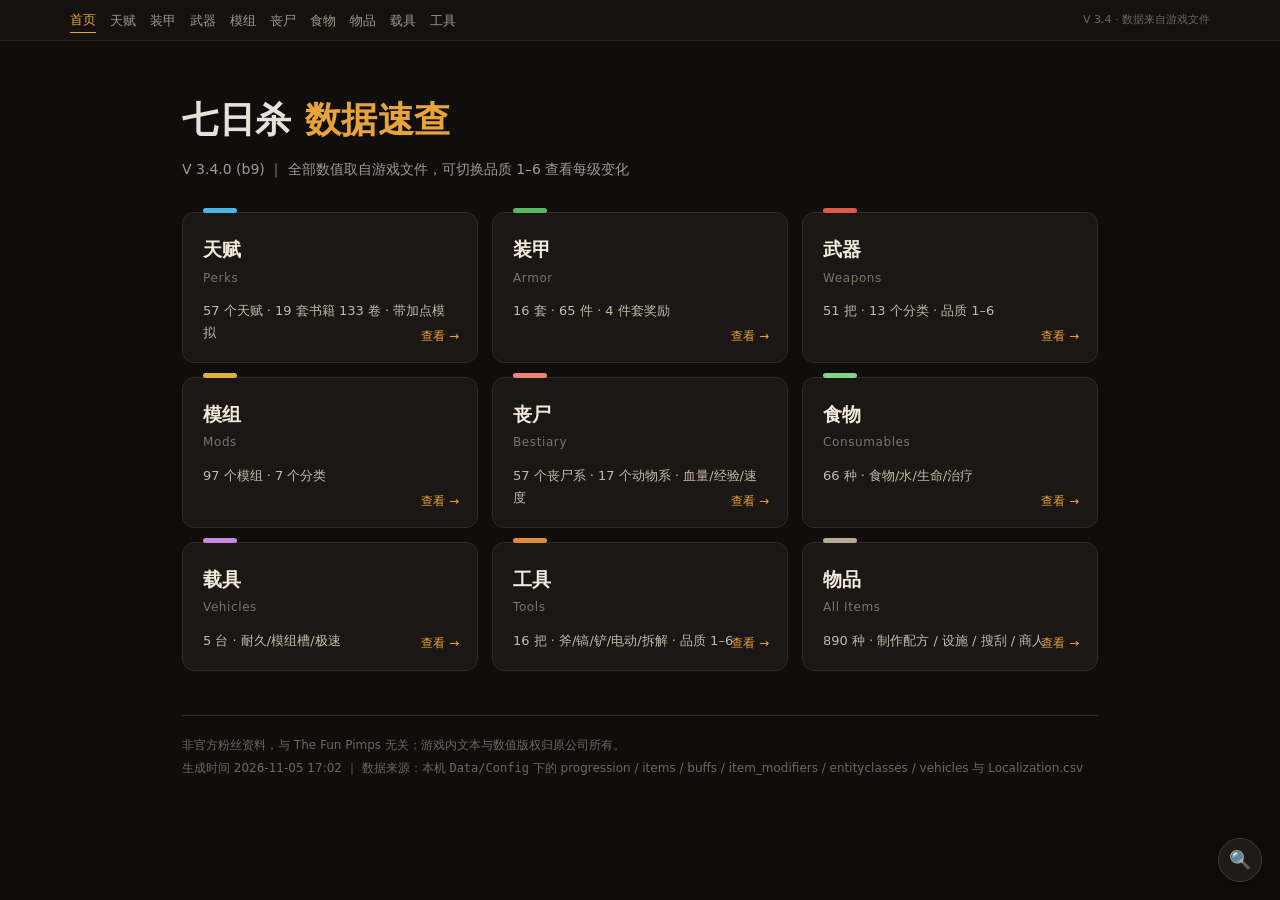
<file: site/index.html>
<!DOCTYPE html>
<html lang="zh-CN"><head><meta charset="utf-8">
<meta name="viewport" content="width=device-width,initial-scale=1">
<title>七日杀 V 3.4.0 (b9) 数据速查</title>
<link rel="stylesheet" href="search.css">
<style>
:root{--bg:#100e0c;--panel:#1a1714;--line:#332b24;--text:#e8e1d8;--dim:#a2988c;--accent:#e8a33d}
*{box-sizing:border-box}
body{margin:0;background:var(--bg);color:var(--text);
  font:15px/1.7 "Microsoft YaHei","PingFang SC","Noto Sans SC",system-ui,sans-serif}
a{text-decoration:none;color:inherit}
.wrap{max-width:960px;margin:0 auto;padding:48px 22px 80px}
h1{font-size:36px;margin:0 0 8px;letter-spacing:.5px}
h1 span{color:var(--accent)}
.sub{color:var(--dim);font-size:14px;margin-bottom:6px}
.grid{display:grid;grid-template-columns:repeat(auto-fill,minmax(270px,1fr));gap:14px;margin:30px 0}
.card{position:relative;display:block;background:var(--panel);border:1px solid var(--line);
  border-radius:12px;padding:20px 20px 18px;transition:.15s}
.card:hover{border-color:var(--accent);transform:translateY(-2px)}
.card b{display:block;font-size:19px;color:#f3eadc;margin-bottom:2px}
.card small{display:block;color:#7d7367;font-size:12px;letter-spacing:.6px}
.card .meta{display:block;margin-top:12px;color:#c4b8a9;font-size:13px}
.card .go{position:absolute;right:18px;bottom:16px;font-size:12px;color:var(--accent)}
.dot{position:absolute;left:20px;top:-5px;width:34px;height:5px;border-radius:3px}
footer{margin-top:44px;padding-top:18px;border-top:1px solid var(--line);
  color:#6f665c;font-size:12px;line-height:1.9}
</style>
<meta name="description" content="天赋 / 装甲 / 武器 / 模组 / 丧尸 / 食物 / 载具，逐级数值与品质滑杆。">
<link rel="icon" href="favicon.png">
<link rel="stylesheet" href="search.css">
<meta property="og:type" content="website">
<meta property="og:title" content="七日杀 V 3.4.0 (b9) 数据速查">
<meta property="og:description" content="天赋 / 装甲 / 武器 / 模组 / 丧尸 / 食物 / 载具，逐级数值与品质滑杆。">
<meta property="og:image" content="https://7dtd-codex.pages.dev/og.png">
<meta name="twitter:card" content="summary_large_image">
</head><body>
<div class='sitebar'><div class='in'><a href='index.html' class='cur'>首页</a><a href='perks.html'>天赋</a><a href='armor.html'>装甲</a><a href='weapons.html'>武器</a><a href='mods.html'>模组</a><a href='zombies.html'>丧尸</a><a href='food.html'>食物</a><a href='items.html'>物品</a><a href='vehicles.html'>载具</a><a href='tools.html'>工具</a><span class='ss'>V 3.4 · 数据来自游戏文件</span></div></div><button id='sbtn' title='搜索（Ctrl+K）'>🔍</button><div id='sbox' hidden><div class='sbox-in'><input id='sinput' placeholder='搜索天赋 / 装甲 / 武器 / 模组 / 丧尸 / 食物…'><div id='sres'></div></div></div>
<div class="wrap">
<h1>七日杀 <span>数据速查</span></h1>
<div class="sub">V 3.4.0 (b9) ｜ 全部数值取自游戏文件，可切换品质 1–6 查看每级变化</div>
<div class="grid"><a class='card' href='perks.html'><span class='dot' style='background:#49b6e8'></span><b>天赋</b><small>Perks</small><span class='meta'>57 个天赋 · 19 套书籍 133 卷 · 带加点模拟</span><span class='go'>查看 →</span></a><a class='card' href='armor.html'><span class='dot' style='background:#57b95f'></span><b>装甲</b><small>Armor</small><span class='meta'>16 套 · 65 件 · 4 件套奖励</span><span class='go'>查看 →</span></a><a class='card' href='weapons.html'><span class='dot' style='background:#e0574c'></span><b>武器</b><small>Weapons</small><span class='meta'>51 把 · 13 个分类 · 品质 1–6</span><span class='go'>查看 →</span></a><a class='card' href='mods.html'><span class='dot' style='background:#e2b03c'></span><b>模组</b><small>Mods</small><span class='meta'>97 个模组 · 7 个分类</span><span class='go'>查看 →</span></a><a class='card' href='zombies.html'><span class='dot' style='background:#ef8377'></span><b>丧尸</b><small>Bestiary</small><span class='meta'>57 个丧尸系 · 17 个动物系 · 血量/经验/速度</span><span class='go'>查看 →</span></a><a class='card' href='food.html'><span class='dot' style='background:#7fd487'></span><b>食物</b><small>Consumables</small><span class='meta'>66 种 · 食物/水/生命/治疗</span><span class='go'>查看 →</span></a><a class='card' href='vehicles.html'><span class='dot' style='background:#c58ae0'></span><b>载具</b><small>Vehicles</small><span class='meta'>5 台 · 耐久/模组槽/极速</span><span class='go'>查看 →</span></a><a class='card' href='tools.html'><span class='dot' style='background:#e08a3c'></span><b>工具</b><small>Tools</small><span class='meta'>16 把 · 斧/镐/铲/电动/拆解 · 品质 1–6</span><span class='go'>查看 →</span></a><a class='card' href='items.html'><span class='dot' style='background:#b9ab97'></span><b>物品</b><small>All Items</small><span class='meta'>890 种 · 制作配方 / 设施 / 搜刮 / 商人</span><span class='go'>查看 →</span></a></div>
<footer>非官方粉丝资料，与 The Fun Pimps 无关；游戏内文本与数值版权归原公司所有。<br>
生成时间 2026-11-05 17:02 ｜ 数据来源：本机 <code>Data/Config</code> 下的 progression / items / buffs / item_modifiers / entityclasses / vehicles 与 Localization.csv</footer>
</div><script src='search-index.js'></script><script src='search.js' defer></script>
</body></html>
</file>
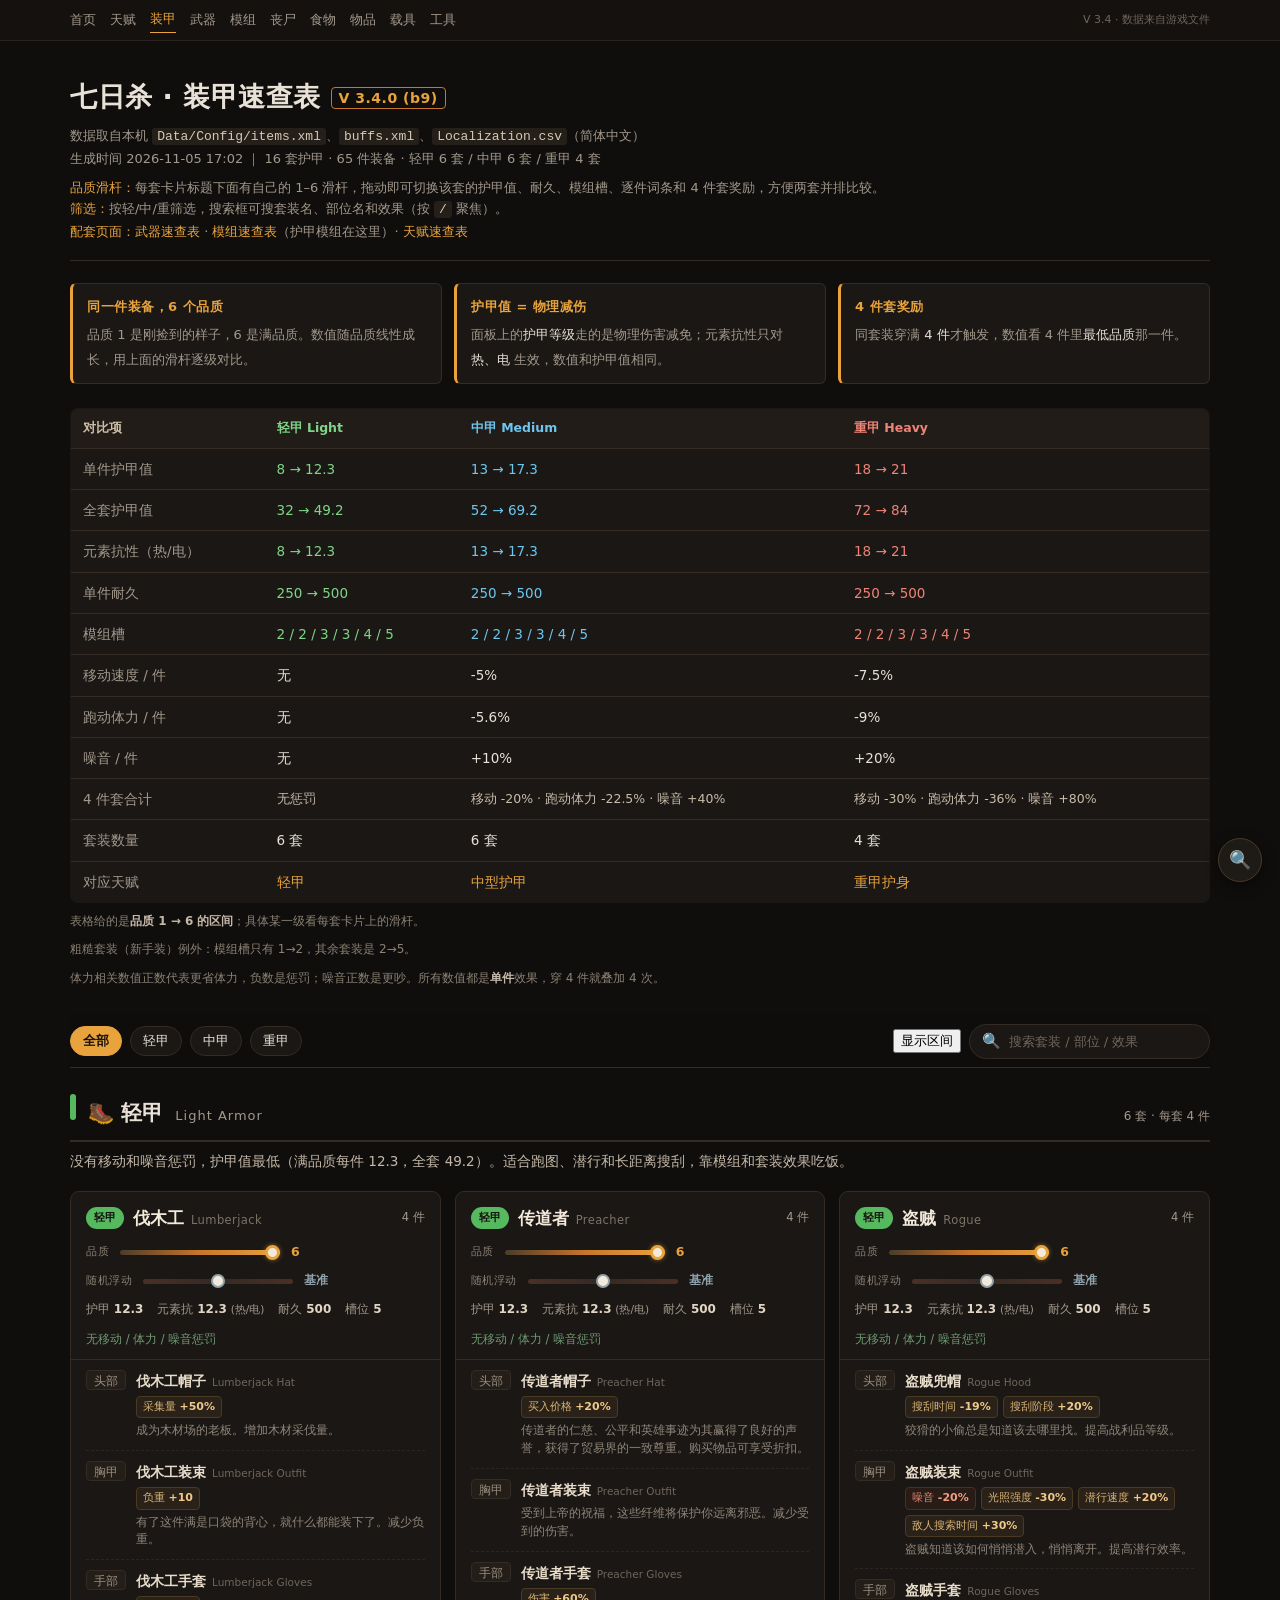
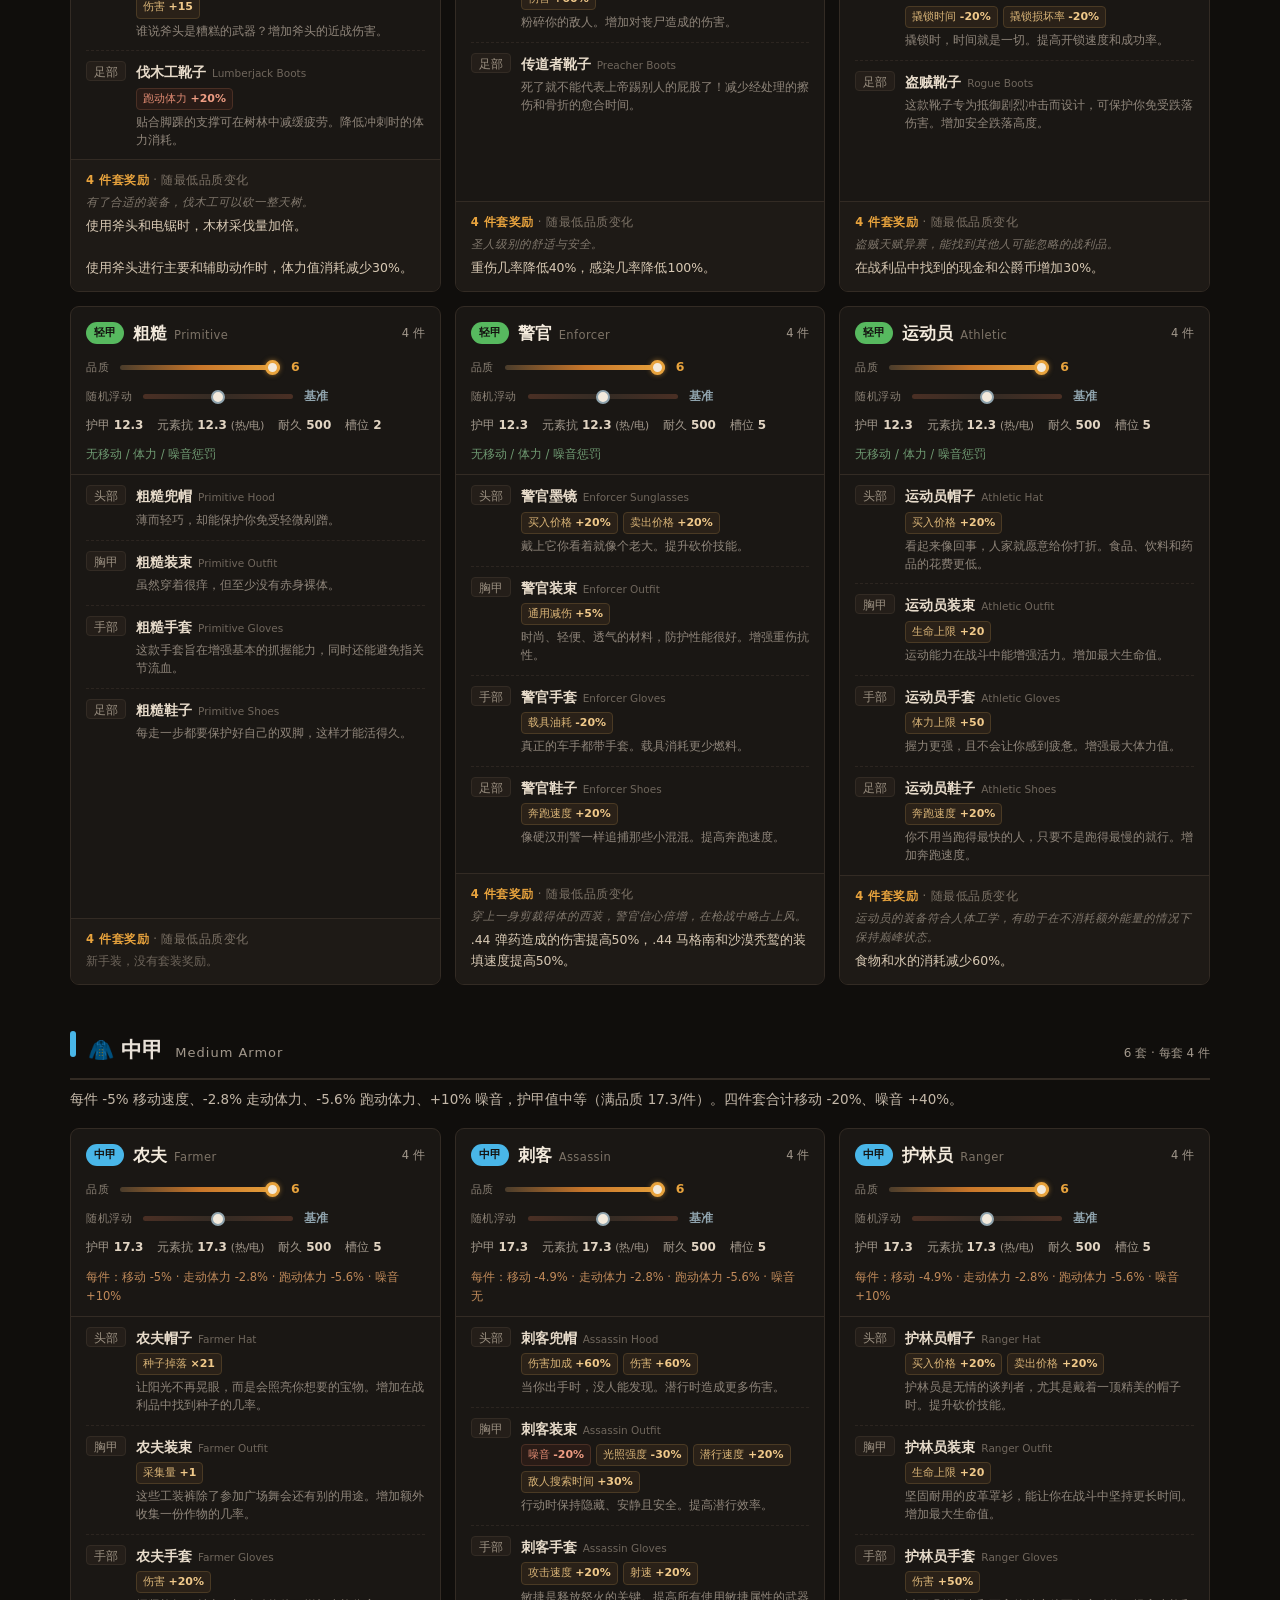
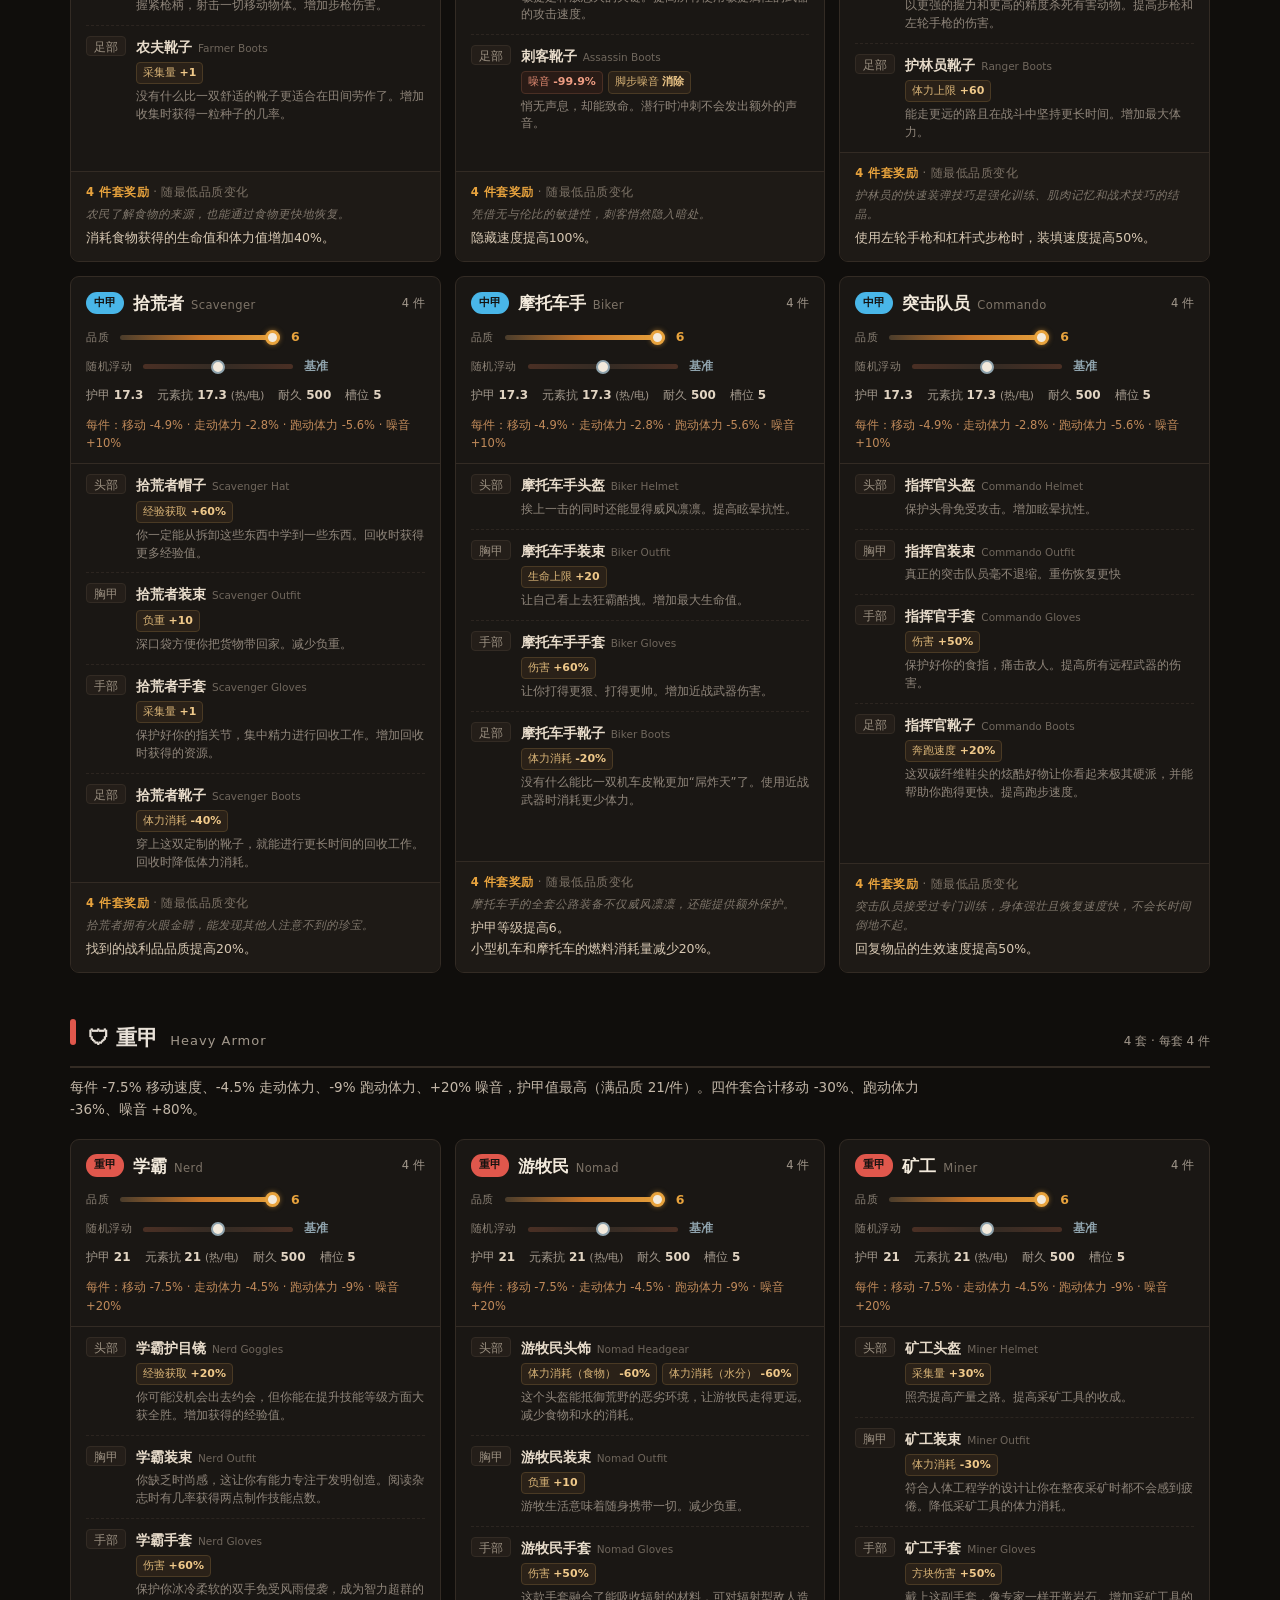
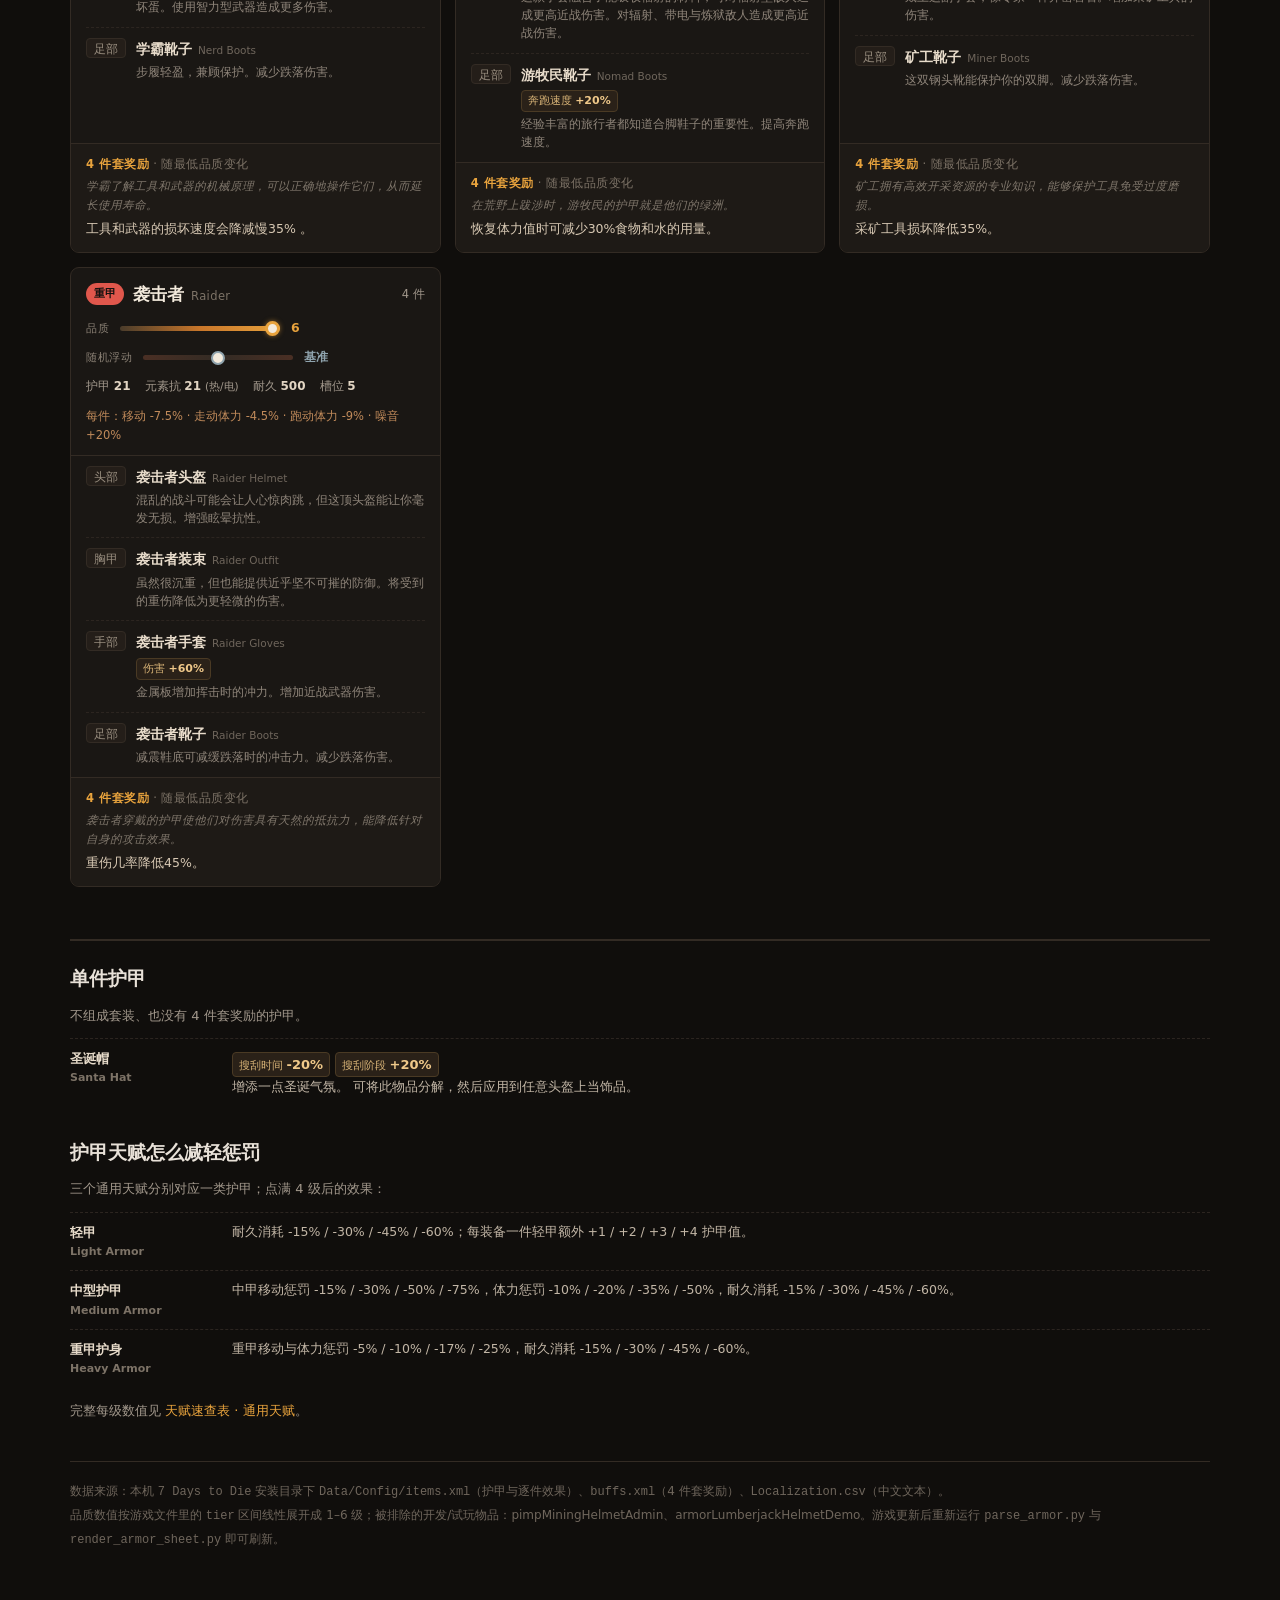
<file: site/armor.html>
<!DOCTYPE html>
<html lang="zh-CN"><head><meta charset="utf-8">
<meta name="viewport" content="width=device-width,initial-scale=1">
<title>七日杀 V3.4 装甲速查表</title>
<style>
:root{
  --bg:#100e0c; --panel:#1a1714; --panel2:#221d19; --line:#332b24;
  --text:#e8e1d8; --dim:#a2988c; --accent:#e8a33d; --accent2:#c8762a;
}
*{box-sizing:border-box}
html{scroll-behavior:smooth}
body{margin:0;background:var(--bg);color:var(--text);
  font:15px/1.65 "Microsoft YaHei","PingFang SC","Noto Sans SC",system-ui,sans-serif;}
a{color:var(--accent);text-decoration:none}
.wrap{max-width:1180px;margin:0 auto;padding:0 20px 80px}
header.top{padding:34px 0 18px;border-bottom:1px solid var(--line)}
h1{margin:0 0 6px;font-size:27px;letter-spacing:.5px}
h1 .ver{font-size:14px;color:var(--accent);border:1px solid var(--accent2);
  border-radius:4px;padding:2px 7px;margin-left:10px;vertical-align:middle}
.sub{color:var(--dim);font-size:13px}
.sub code{background:#251f1a;padding:1px 5px;border-radius:3px;color:#d8c9b6}
.rules{display:grid;grid-template-columns:repeat(auto-fit,minmax(230px,1fr));gap:12px;margin:22px 0 4px}
.rule{background:var(--panel);border:1px solid var(--line);border-left:3px solid var(--accent);
  border-radius:6px;padding:12px 14px}
.rule b{display:block;color:var(--accent);font-size:13px;letter-spacing:.5px;margin-bottom:4px}
.rule span{color:var(--dim);font-size:13px}
.rule span em{color:var(--text);font-style:normal}

.cmp{width:100%;border-collapse:collapse;margin:24px 0 6px;font-size:13.5px;
  background:var(--panel);border:1px solid var(--line);border-radius:8px;overflow:hidden}
.cmp th,.cmp td{padding:9px 12px;border-bottom:1px solid var(--line);text-align:left}
.cmp th{color:#cdbfa9;font-size:12.5px;font-weight:600;background:#211c18}
.cmp td:first-child{color:var(--dim);white-space:nowrap}
.cmp tr:last-child td{border-bottom:0}
.cmp .c-light{color:#7fd487}.cmp .c-medium{color:#6ec6ef}.cmp .c-heavy{color:#ef8377}
.cmp .tot{font-size:12.5px;color:#c8bcaa}
.note{color:#8b8175;font-size:12px;margin:8px 0 0;line-height:1.7}
.note strong{color:#c4b8a9}

nav.jump{position:sticky;top:0;z-index:20;background:rgba(16,14,12,.97);
  border-bottom:1px solid var(--line);padding:10px 0 8px;margin:26px 0}
.navrow{display:flex;flex-wrap:wrap;gap:8px;align-items:center}
.navrow .spacer{flex:1}
.chipbtn{font-size:13px;padding:5px 12px;border:1px solid var(--line);border-radius:20px;
  color:var(--text);background:var(--panel);cursor:pointer;font-family:inherit}
.chipbtn:hover{border-color:var(--accent);color:var(--accent)}
.chipbtn.on{background:var(--accent);color:#1a1208;border-color:var(--accent);font-weight:700}
.search{display:flex;align-items:center;gap:6px;background:var(--panel);
  border:1px solid var(--line);border-radius:20px;padding:4px 12px}
.search input{background:transparent;border:0;outline:0;color:var(--text);
  font-size:13px;width:190px;font-family:inherit}
.search input::placeholder{color:#6f665c}

section.cls{margin:0 0 46px;scroll-margin-top:76px}
.cls-head{display:flex;align-items:baseline;gap:12px;flex-wrap:wrap;
  padding:0 0 10px;border-bottom:2px solid var(--line);margin-bottom:8px}
.cls-head .bar{width:6px;height:26px;border-radius:3px;display:inline-block}
.cls-head h2{margin:0;font-size:21px}
.cls-head .en{color:var(--dim);font-size:13px;letter-spacing:1px}
.cls-head .cnt{margin-left:auto;color:var(--dim);font-size:12px}
.cls-intro{color:#c4b8a9;font-size:13.5px;margin:0 0 18px;max-width:900px}

.grid{display:grid;grid-template-columns:repeat(auto-fill,minmax(370px,1fr));gap:14px}
.set{background:var(--panel);border:1px solid var(--line);border-radius:9px;overflow:hidden;
  display:flex;flex-direction:column}
.shead{display:flex;align-items:center;gap:9px;padding:12px 15px 10px;flex-wrap:wrap}
.shead h3{margin:0;font-size:17px;color:#f3eadc}
.shead h3 em{font-style:normal;font-weight:400;font-size:11.5px;color:#7d7367;
  letter-spacing:.4px;margin-left:7px}
.badge{font-size:11px;font-weight:700;padding:2px 8px;border-radius:11px;color:#141210}
.badge.light{background:#57b95f}.badge.medium{background:#49b6e8}.badge.heavy{background:#e0574c}
.pieces-n{margin-left:auto;font-size:11.5px;color:var(--dim)}
.setq{display:flex;align-items:center;gap:9px;padding:0 15px 9px}
.setq .qlbl{font-size:11px;color:#8b8175;letter-spacing:.5px;white-space:nowrap}
.setq input[type=range]{-webkit-appearance:none;appearance:none;width:160px;height:5px;
  border-radius:3px;background:linear-gradient(90deg,#4a3c2b,#c8762a,#e8a33d);outline:0}
.setq input[type=range]::-webkit-slider-thumb{-webkit-appearance:none;width:15px;height:15px;
  border-radius:50%;background:#f3eadc;border:3px solid var(--accent);cursor:pointer;
  box-shadow:0 0 5px rgba(232,163,61,.55)}
.setq input[type=range]::-moz-range-thumb{width:12px;height:12px;border-radius:50%;
  background:#f3eadc;border:3px solid var(--accent);cursor:pointer}
.setq .qnow{font-size:12.5px;color:var(--accent);font-weight:700;min-width:12px}
.rrow{display:flex;align-items:center;gap:9px;padding:0 15px 9px}
.rrow .qlbl{font-size:11px;color:#8b8175;letter-spacing:.5px;white-space:nowrap}
.rrow input[type=range]{-webkit-appearance:none;appearance:none;width:150px;height:5px;
  border-radius:3px;background:linear-gradient(90deg,#4a2f24,#332b24,#4a2f24);outline:0}
.rrow input[type=range]::-webkit-slider-thumb{-webkit-appearance:none;width:14px;height:14px;
  border-radius:50%;background:#f3eadc;border:2px solid #8fa3ad;cursor:pointer}
.rrow input[type=range]::-moz-range-thumb{width:12px;height:12px;border-radius:50%;
  background:#f3eadc;border:2px solid #8fa3ad;cursor:pointer}
.rrow .rnow{font-size:12px;color:#8fa3ad;font-weight:700;min-width:44px}
.strip{display:flex;flex-wrap:wrap;gap:6px 14px;padding:0 15px 10px;font-size:12px;color:var(--dim)}
.strip b{color:#e2d5c3;font-weight:600}
.penline{padding:0 15px 10px;font-size:11.5px;color:#c08a5a}
.penline.ok{color:#6f9a72}
.plist{list-style:none;margin:0;padding:0 15px;border-top:1px solid var(--line)}
.prow{display:grid;grid-template-columns:40px 1fr;gap:10px;padding:10px 0;
  border-bottom:1px dashed #2c2520}
.prow:last-child{border-bottom:0}
.slot{font-size:11.5px;color:#9a8f80;background:#241e19;border:1px solid #332b24;
  border-radius:4px;text-align:center;padding:2px 0;height:20px;line-height:16px}
.pname{font-size:13.5px;color:#e8dccb;font-weight:600}
.pname em{font-style:normal;font-weight:400;font-size:10.5px;color:#6f665c;margin-left:6px}
.chips{display:flex;flex-wrap:wrap;gap:5px;margin:4px 0 0}
.chips i{font-style:normal;font-size:11px;color:#d9b477;background:#2a2118;
  border:1px solid #4a3a24;border-radius:4px;padding:1px 6px;white-space:nowrap}
.chips i b{font-weight:700;color:#f0c98a}
.chips i.dev{color:#e08a72;border-color:#4a2f24;background:#291b16}
.chips i.dev b{color:#ef9d83}
.pdesc{margin:4px 0 0;font-size:11.5px;color:#8f857a;line-height:1.55}
.sbonus{margin:auto 0 0;padding:11px 15px 13px;background:#1e1a16;border-top:1px solid var(--line)}
.btitle{font-size:11.5px;color:var(--accent);font-weight:700;letter-spacing:.5px;margin-bottom:3px}
.sbonus .flavor{margin:0 0 4px;font-size:11.5px;color:#7f766b;font-style:italic}
.sbonus .eff{margin:0;font-size:12.5px;color:#d8c9b4}
.sbonus .none{margin:0;font-size:12px;color:#6f665c}
.qv{display:none}
.qv.on{display:inline}

.appendix{margin-top:52px;padding-top:22px;border-top:2px solid var(--line)}
.appendix h2{font-size:19px;margin:0 0 10px}
.appendix p{color:var(--dim);font-size:13px;margin:0 0 12px}
.perkrow{display:grid;grid-template-columns:150px 1fr;gap:12px;padding:9px 0;
  border-top:1px dashed #2c2520;font-size:12.5px;color:#c2b6a6}
.perkrow b{color:#e8dccb;font-size:13px}
.perkrow small{display:block;color:#7d7367;font-size:11px}
footer{margin-top:40px;padding-top:18px;border-top:1px solid var(--line);
  color:#6f665c;font-size:12px;line-height:1.9}
.hide{display:none !important}
body.range .setq,body.range .rrow{display:none}
@media (max-width:620px){
  .grid{grid-template-columns:1fr}
  .search input{width:100px}
  h1{font-size:22px}
  .cmp{font-size:12px}
  .cmp th,.cmp td{padding:7px 8px}
  .setq input[type=range]{width:120px}
}
@media print{
  body{background:#fff;color:#000}
  nav.jump,.setq{display:none}
  .set{background:#fff;border-color:#ccc;break-inside:avoid}
  .sbonus{background:#f6f4f1}
  .shead h3,.pname,.pdesc,.sbonus .eff,.cmp td{color:#000}
}
</style>

<meta name="description" content="轻甲 / 中甲 / 重甲共 16 套 64 件，逐件词条、4 件套奖励，每套独立品质滑杆。">
<link rel="icon" href="favicon.png">
<link rel="stylesheet" href="search.css">
<meta property="og:type" content="website">
<meta property="og:title" content="七日杀 V3.4 装甲速查表">
<meta property="og:description" content="轻甲 / 中甲 / 重甲共 16 套 64 件，逐件词条、4 件套奖励，每套独立品质滑杆。">
<meta property="og:image" content="https://7dtd-codex.pages.dev/og.png">
<meta name="twitter:card" content="summary_large_image">
</head><body>
<div class='sitebar'><div class='in'><a href='index.html'>首页</a><a href='perks.html'>天赋</a><a href='armor.html' class='cur'>装甲</a><a href='weapons.html'>武器</a><a href='mods.html'>模组</a><a href='zombies.html'>丧尸</a><a href='food.html'>食物</a><a href='items.html'>物品</a><a href='vehicles.html'>载具</a><a href='tools.html'>工具</a><span class='ss'>V 3.4 · 数据来自游戏文件</span></div></div><button id='sbtn' title='搜索（Ctrl+K）'>🔍</button><div id='sbox' hidden><div class='sbox-in'><input id='sinput' placeholder='搜索天赋 / 装甲 / 武器 / 模组 / 丧尸 / 食物…'><div id='sres'></div></div></div><div class='wrap'>
<header class='top'>
<h1>七日杀 · 装甲速查表<span class='ver'>V 3.4.0 (b9)</span></h1>
<div class='sub'>数据取自本机 <code>Data/Config/items.xml</code>、<code>buffs.xml</code>、<code>Localization.csv</code>（简体中文）<br>生成时间 2026-11-05 17:02 ｜ 16 套护甲 · 65 件装备 · 轻甲 6 套 / 中甲 6 套 / 重甲 4 套</div>
<div class='sub' style='margin-top:8px'><span style='color:#e8a33d'>品质滑杆：</span>每套卡片标题下面有自己的 1–6 滑杆，拖动即可切换该套的护甲值、耐久、模组槽、逐件词条和 4 件套奖励，方便两套并排比较。<br><span style='color:#e8a33d'>筛选：</span>按轻/中/重筛选，搜索框可搜套装名、部位名和效果（按 <code>/</code> 聚焦）。<br><span style='color:#e8a33d'>配套页面：</span><a href='weapons.html'>武器速查表</a> · <a href='mods.html'>模组速查表</a>（护甲模组在这里）· <a href='perks.html'>天赋速查表</a></div>
</header>
<div class='rules'>
<div class='rule'><b>同一件装备，6 个品质</b><span>品质 1 是刚捡到的样子，6 是满品质。数值随品质线性成长，用上面的滑杆逐级对比。</span></div>
<div class='rule'><b>护甲值 = 物理减伤</b><span>面板上的<em>护甲等级</em>走的是物理伤害减免；元素抗性只对 <em>热、电</em> 生效，数值和护甲值相同。</span></div>
<div class='rule'><b>4 件套奖励</b><span>同套装穿满 <em>4 件</em>才触发，数值看 4 件里<em>最低品质</em>那一件。</span></div>
</div>
<table class='cmp'>
<tr><th>对比项</th><th class='c-light'>轻甲 Light</th><th class='c-medium'>中甲 Medium</th><th class='c-heavy'>重甲 Heavy</th></tr>
<tr><td>单件护甲值</td><td class='c-light'>8 → 12.3</td><td class='c-medium'>13 → 17.3</td><td class='c-heavy'>18 → 21</td></tr>
<tr><td>全套护甲值</td><td class='c-light'>32 → 49.2</td><td class='c-medium'>52 → 69.2</td><td class='c-heavy'>72 → 84</td></tr>
<tr><td>元素抗性（热/电）</td><td class='c-light'>8 → 12.3</td><td class='c-medium'>13 → 17.3</td><td class='c-heavy'>18 → 21</td></tr>
<tr><td>单件耐久</td><td class='c-light'>250 → 500</td><td class='c-medium'>250 → 500</td><td class='c-heavy'>250 → 500</td></tr>
<tr><td>模组槽</td><td class='c-light'>2 / 2 / 3 / 3 / 4 / 5</td><td class='c-medium'>2 / 2 / 3 / 3 / 4 / 5</td><td class='c-heavy'>2 / 2 / 3 / 3 / 4 / 5</td></tr>
<tr><td>移动速度 / 件</td><td>无</td><td>-5%</td><td>-7.5%</td></tr>
<tr><td>跑动体力 / 件</td><td>无</td><td>-5.6%</td><td>-9%</td></tr>
<tr><td>噪音 / 件</td><td>无</td><td>+10%</td><td>+20%</td></tr>
<tr><td>4 件套合计</td><td class='tot'>无惩罚</td><td class='tot'>移动 -20% · 跑动体力 -22.5% · 噪音 +40%</td><td class='tot'>移动 -30% · 跑动体力 -36% · 噪音 +80%</td></tr>
<tr><td>套装数量</td><td>6 套</td><td>6 套</td><td>4 套</td></tr>
<tr><td>对应天赋</td><td><a href='perks.html#attGeneralPerks'>轻甲</a></td><td><a href='perks.html#attGeneralPerks'>中型护甲</a></td><td><a href='perks.html#attGeneralPerks'>重甲护身</a></td></tr>

</table>
<p class='note'>表格给的是<strong>品质 1 → 6 的区间</strong>；具体某一级看每套卡片上的滑杆。</p>
<p class='note'>粗糙套装（新手装）例外：模组槽只有 1→2，其余套装是 2→5。</p>
<p class='note'>体力相关数值正数代表更省体力，负数是惩罚；噪音正数是更吵。所有数值都是<strong>单件</strong>效果，穿 4 件就叠加 4 次。</p>
<nav class='jump'>
<div class='navrow'>
<button class='chipbtn on' data-cls='all'>全部</button>
<button class='chipbtn' data-cls='light'>轻甲</button>
<button class='chipbtn' data-cls='medium'>中甲</button>
<button class='chipbtn' data-cls='heavy'>重甲</button>
<span class='spacer'></span>
<button class='btn' id='rangetoggle'>显示区间</button>
<label class='search'>🔍<input id='q' type='search' placeholder='搜索套装 / 部位 / 效果'></label>
</div>
</nav>
<section class='cls' id='light'>
<div class='cls-head'><span class='bar' style='background:#57b95f'></span><h2>🥾 轻甲</h2><span class='en'>Light Armor</span><span class='cnt'>6 套 · 每套 4 件</span></div>
<p class='cls-intro'>没有移动和噪音惩罚，护甲值最低（满品质每件 12.3，全套 49.2）。适合跑图、潜行和长距离搜刮，靠模组和套装效果吃饭。</p>
<div class='grid'>
<article class='set' id='groupLumberjack' data-cls='light' data-text='伐木工 lumberjack 伐木工帽子 lumberjack hat 成为木材场的老板。增加木材采伐量。 采集量 伐木工装束 lumberjack outfit 有了这件满是口袋的背心，就什么都能装下了。减少负重。 负重 伐木工手套 lumberjack gloves 谁说斧头是糟糕的武器？增加斧头的近战伤害。 伤害 伐木工靴子 lumberjack boots 贴合脚踝的支撑可在树林中减缓疲劳。降低冲刺时的体力消耗。 跑动体力'>
<div class='shead'><span class='badge light'>轻甲</span><h3>伐木工<em>Lumberjack</em></h3><span class='pieces-n'>4 件</span></div>
<div class='setq'><span class='qlbl'>品质</span><input class='qslider' type='range' min='1' max='6' step='1' value='6' aria-label='伐木工 品质'><b class='qnow'>6</b></div>
<div class='rrow'><span class='qlbl'>随机浮动</span><input class='rslider' type='range' min='0' max='100' step='10' value='50' aria-label='伐木工 随机浮动'><b class='rnow'>基准</b></div>
<div class='strip'><span>护甲 <b data-vals='8,8.86,9.72,10.58,11.44,12.3' data-fmt='num' data-roll='base_add,-0.2,0.2'>12.3</b></span><span>元素抗 <b data-vals='8,8.86,9.72,10.58,11.44,12.3' data-fmt='num' data-roll='base_add,-0.2,0.2'>12.3</b> <span style='font-size:10.5px'>(热/电)</span></span><span>耐久 <b data-vals='250,300,350,400,450,500' data-fmt='num'>500</b></span><span>槽位 <b data-vals='2,2,3,3,4,5' data-fmt='num'>5</b></span></div>
<div class='penline ok'>无移动 / 体力 / 噪音惩罚</div>
<ul class='plist'>
<li class='prow'><span class='slot'>头部</span><div>
<div class='pname'>伐木工帽子<em>Lumberjack Hat</em></div>
<div class='chips'><i class=''>采集量 <b data-vals='0.05,0.1,0.15,0.2,0.25,0.5' data-fmt='pct'>+50%</b></i></div>
<p class='pdesc'>成为木材场的老板。增加木材采伐量。</p>
</div></li>
<li class='prow'><span class='slot'>胸甲</span><div>
<div class='pname'>伐木工装束<em>Lumberjack Outfit</em></div>
<div class='chips'><i class=''>负重 <b data-vals='1,2,3,4,5,10' data-fmt='raw'>+10</b></i></div>
<p class='pdesc'>有了这件满是口袋的背心，就什么都能装下了。减少负重。</p>
</div></li>
<li class='prow'><span class='slot'>手部</span><div>
<div class='pname'>伐木工手套<em>Lumberjack Gloves</em></div>
<div class='chips'><i class=''>伤害 <b data-vals='2,4,6,8,10,15' data-fmt='raw'>+15</b></i></div>
<p class='pdesc'>谁说斧头是糟糕的武器？增加斧头的近战伤害。</p>
</div></li>
<li class='prow'><span class='slot'>足部</span><div>
<div class='pname'>伐木工靴子<em>Lumberjack Boots</em></div>
<div class='chips'><i class='dev'>跑动体力 <b data-vals='0.02,0.04,0.06,0.08,0.1,0.2' data-fmt='pct'>+20%</b></i></div>
<p class='pdesc'>贴合脚踝的支撑可在树林中减缓疲劳。降低冲刺时的体力消耗。</p>
</div></li>
</ul>
<div class='sbonus'><div class='btitle'>4 件套奖励<span style='color:#7d7367;font-weight:400'> · 随最低品质变化</span></div>
<p class='flavor'>有了合适的装备，伐木工可以砍一整天树。</p>
<p class='eff'>
<span class='qv' data-q='1'>使用斧头和电锯时，木材采伐量加倍。<br><br>使用斧头进行主要和辅助动作时，体力值消耗减少5%。</span>
<span class='qv' data-q='2'>使用斧头和电锯时，木材采伐量加倍。<br><br>使用斧头进行主要和辅助动作时，体力值消耗减少10%。</span>
<span class='qv' data-q='3'>使用斧头和电锯时，木材采伐量加倍。<br><br>使用斧头进行主要和辅助动作时，体力值消耗减少15%。</span>
<span class='qv' data-q='4'>使用斧头和电锯时，木材采伐量加倍。<br><br>使用斧头进行主要和辅助动作时，体力值消耗减少20%。</span>
<span class='qv' data-q='5'>使用斧头和电锯时，木材采伐量加倍。<br><br>使用斧头进行主要和辅助动作时，体力值消耗减少25%。</span>
<span class='qv on' data-q='6'>使用斧头和电锯时，木材采伐量加倍。<br><br>使用斧头进行主要和辅助动作时，体力值消耗减少30%。</span>
</p>
</div></article>
<article class='set' id='groupPreacher' data-cls='light' data-text='传道者 preacher 传道者帽子 preacher hat 传道者的仁慈、公平和英雄事迹为其赢得了良好的声誉，获得了贸易界的一致尊重。购买物品可享受折扣。 买入价格 传道者装束 preacher outfit 受到上帝的祝福，这些纤维将保护你远离邪恶。减少受到的伤害。  传道者手套 preacher gloves 粉碎你的敌人。增加对丧尸造成的伤害。 伤害 传道者靴子 preacher boots 死了就不能代表上帝踢别人的屁股了！减少经处理的擦伤和骨折的愈合时间。 '>
<div class='shead'><span class='badge light'>轻甲</span><h3>传道者<em>Preacher</em></h3><span class='pieces-n'>4 件</span></div>
<div class='setq'><span class='qlbl'>品质</span><input class='qslider' type='range' min='1' max='6' step='1' value='6' aria-label='传道者 品质'><b class='qnow'>6</b></div>
<div class='rrow'><span class='qlbl'>随机浮动</span><input class='rslider' type='range' min='0' max='100' step='10' value='50' aria-label='传道者 随机浮动'><b class='rnow'>基准</b></div>
<div class='strip'><span>护甲 <b data-vals='8,8.86,9.72,10.58,11.44,12.3' data-fmt='num' data-roll='base_add,-0.2,0.2'>12.3</b></span><span>元素抗 <b data-vals='8,8.86,9.72,10.58,11.44,12.3' data-fmt='num' data-roll='base_add,-0.2,0.2'>12.3</b> <span style='font-size:10.5px'>(热/电)</span></span><span>耐久 <b data-vals='250,300,350,400,450,500' data-fmt='num'>500</b></span><span>槽位 <b data-vals='2,2,3,3,4,5' data-fmt='num'>5</b></span></div>
<div class='penline ok'>无移动 / 体力 / 噪音惩罚</div>
<ul class='plist'>
<li class='prow'><span class='slot'>头部</span><div>
<div class='pname'>传道者帽子<em>Preacher Hat</em></div>
<div class='chips'><i class=''>买入价格 <b data-vals='0.02,0.04,0.06,0.08,0.1,0.2' data-fmt='pct'>+20%</b></i></div>
<p class='pdesc'>传道者的仁慈、公平和英雄事迹为其赢得了良好的声誉，获得了贸易界的一致尊重。购买物品可享受折扣。</p>
</div></li>
<li class='prow'><span class='slot'>胸甲</span><div>
<div class='pname'>传道者装束<em>Preacher Outfit</em></div>
<p class='pdesc'>受到上帝的祝福，这些纤维将保护你远离邪恶。减少受到的伤害。</p>
</div></li>
<li class='prow'><span class='slot'>手部</span><div>
<div class='pname'>传道者手套<em>Preacher Gloves</em></div>
<div class='chips'><i class=''>伤害 <b data-vals='0.1,0.2,0.3,0.4,0.5,0.6' data-fmt='pct'>+60%</b></i></div>
<p class='pdesc'>粉碎你的敌人。增加对丧尸造成的伤害。</p>
</div></li>
<li class='prow'><span class='slot'>足部</span><div>
<div class='pname'>传道者靴子<em>Preacher Boots</em></div>
<p class='pdesc'>死了就不能代表上帝踢别人的屁股了！减少经处理的擦伤和骨折的愈合时间。</p>
</div></li>
</ul>
<div class='sbonus'><div class='btitle'>4 件套奖励<span style='color:#7d7367;font-weight:400'> · 随最低品质变化</span></div>
<p class='flavor'>圣人级别的舒适与安全。</p>
<p class='eff'>
<span class='qv' data-q='1'>重伤几率降低5%，感染几率降低5%。</span>
<span class='qv' data-q='2'>重伤几率降低10%，感染几率降低10%。</span>
<span class='qv' data-q='3'>重伤几率降低15%，感染几率降低15%。</span>
<span class='qv' data-q='4'>重伤几率降低20%，感染几率降低20%。</span>
<span class='qv' data-q='5'>重伤几率降低25%，感染几率降低25%。</span>
<span class='qv on' data-q='6'>重伤几率降低40%，感染几率降低100%。</span>
</p>
</div></article>
<article class='set' id='groupRogue' data-cls='light' data-text='盗贼 rogue 盗贼兜帽 rogue hood 狡猾的小偷总是知道该去哪里找。提高战利品等级。 搜刮时间 搜刮阶段 盗贼装束 rogue outfit 盗贼知道该如何悄悄潜入，悄悄离开。提高潜行效率。 噪音 光照强度 潜行速度 敌人搜索时间 盗贼手套 rogue gloves 撬锁时，时间就是一切。提高开锁速度和成功率。 撬锁时间 撬锁损坏率 盗贼靴子 rogue boots 这款靴子专为抵御剧烈冲击而设计，可保护你免受跌落伤害。增加安全跌落高度。 '>
<div class='shead'><span class='badge light'>轻甲</span><h3>盗贼<em>Rogue</em></h3><span class='pieces-n'>4 件</span></div>
<div class='setq'><span class='qlbl'>品质</span><input class='qslider' type='range' min='1' max='6' step='1' value='6' aria-label='盗贼 品质'><b class='qnow'>6</b></div>
<div class='rrow'><span class='qlbl'>随机浮动</span><input class='rslider' type='range' min='0' max='100' step='10' value='50' aria-label='盗贼 随机浮动'><b class='rnow'>基准</b></div>
<div class='strip'><span>护甲 <b data-vals='8,8.86,9.72,10.58,11.44,12.3' data-fmt='num' data-roll='base_add,-0.2,0.2'>12.3</b></span><span>元素抗 <b data-vals='8,8.86,9.72,10.58,11.44,12.3' data-fmt='num' data-roll='base_add,-0.2,0.2'>12.3</b> <span style='font-size:10.5px'>(热/电)</span></span><span>耐久 <b data-vals='250,300,350,400,450,500' data-fmt='num'>500</b></span><span>槽位 <b data-vals='2,2,3,3,4,5' data-fmt='num'>5</b></span></div>
<div class='penline ok'>无移动 / 体力 / 噪音惩罚</div>
<ul class='plist'>
<li class='prow'><span class='slot'>头部</span><div>
<div class='pname'>盗贼兜帽<em>Rogue Hood</em></div>
<div class='chips'><i class=''>搜刮时间 <b data-vals='-0.02,-0.04,-0.06,-0.08,-0.1,-0.19' data-fmt='pct'>-19%</b></i><i class=''>搜刮阶段 <b data-vals='0.02,0.04,0.06,0.08,0.1,0.2' data-fmt='pct'>+20%</b></i></div>
<p class='pdesc'>狡猾的小偷总是知道该去哪里找。提高战利品等级。</p>
</div></li>
<li class='prow'><span class='slot'>胸甲</span><div>
<div class='pname'>盗贼装束<em>Rogue Outfit</em></div>
<div class='chips'><i class='dev'>噪音 <b data-vals='-0.03,-0.05,-0.07,-0.1,-0.13,-0.2' data-fmt='pct'>-20%</b></i><i class=''>光照强度 <b data-vals='-0.05,-0.1,-0.14,-0.18,-0.22,-0.3' data-fmt='pct'>-30%</b></i><i class=''>潜行速度 <b data-vals='0.02,0.04,0.06,0.08,0.1,0.2' data-fmt='pct'>+20%</b></i><i class=''>敌人搜索时间 <b data-vals='0.05,0.1,0.14,0.18,0.22,0.3' data-fmt='pct'>+30%</b></i></div>
<p class='pdesc'>盗贼知道该如何悄悄潜入，悄悄离开。提高潜行效率。</p>
</div></li>
<li class='prow'><span class='slot'>手部</span><div>
<div class='pname'>盗贼手套<em>Rogue Gloves</em></div>
<div class='chips'><i class=''>撬锁时间 <b data-vals='-0.02,-0.04,-0.06,-0.08,-0.1,-0.2' data-fmt='pct'>-20%</b></i><i class=''>撬锁损坏率 <b data-vals='-0.02,-0.04,-0.06,-0.08,-0.1,-0.2' data-fmt='pct'>-20%</b></i></div>
<p class='pdesc'>撬锁时，时间就是一切。提高开锁速度和成功率。</p>
</div></li>
<li class='prow'><span class='slot'>足部</span><div>
<div class='pname'>盗贼靴子<em>Rogue Boots</em></div>
<p class='pdesc'>这款靴子专为抵御剧烈冲击而设计，可保护你免受跌落伤害。增加安全跌落高度。</p>
</div></li>
</ul>
<div class='sbonus'><div class='btitle'>4 件套奖励<span style='color:#7d7367;font-weight:400'> · 随最低品质变化</span></div>
<p class='flavor'>盗贼天赋异禀，能找到其他人可能忽略的战利品。</p>
<p class='eff'>
<span class='qv' data-q='1'>在战利品中找到的现金和公爵币增加5%。</span>
<span class='qv' data-q='2'>在战利品中找到的现金和公爵币增加10%。</span>
<span class='qv' data-q='3'>在战利品中找到的现金和公爵币增加15%。</span>
<span class='qv' data-q='4'>在战利品中找到的现金和公爵币增加20%。</span>
<span class='qv' data-q='5'>在战利品中找到的现金和公爵币增加25%。</span>
<span class='qv on' data-q='6'>在战利品中找到的现金和公爵币增加30%。</span>
</p>
</div></article>
<article class='set' id='groupPrimitive' data-cls='light' data-text='粗糙 primitive 粗糙兜帽 primitive hood 薄而轻巧，却能保护你免受轻微剐蹭。  粗糙装束 primitive outfit 虽然穿着很痒，但至少没有赤身裸体。  粗糙手套 primitive gloves 这款手套旨在增强基本的抓握能力，同时还能避免指关节流血。  粗糙鞋子 primitive shoes 每走一步都要保护好自己的双脚，这样才能活得久。 '>
<div class='shead'><span class='badge light'>轻甲</span><h3>粗糙<em>Primitive</em></h3><span class='pieces-n'>4 件</span></div>
<div class='setq'><span class='qlbl'>品质</span><input class='qslider' type='range' min='1' max='6' step='1' value='6' aria-label='粗糙 品质'><b class='qnow'>6</b></div>
<div class='rrow'><span class='qlbl'>随机浮动</span><input class='rslider' type='range' min='0' max='100' step='10' value='50' aria-label='粗糙 随机浮动'><b class='rnow'>基准</b></div>
<div class='strip'><span>护甲 <b data-vals='8,8.86,9.72,10.58,11.44,12.3' data-fmt='num' data-roll='base_add,-0.2,0.2'>12.3</b></span><span>元素抗 <b data-vals='8,8.86,9.72,10.58,11.44,12.3' data-fmt='num' data-roll='base_add,-0.2,0.2'>12.3</b> <span style='font-size:10.5px'>(热/电)</span></span><span>耐久 <b data-vals='250,300,350,400,450,500' data-fmt='num'>500</b></span><span>槽位 <b data-vals='1,1,1,1,1,2' data-fmt='num'>2</b></span></div>
<div class='penline ok'>无移动 / 体力 / 噪音惩罚</div>
<ul class='plist'>
<li class='prow'><span class='slot'>头部</span><div>
<div class='pname'>粗糙兜帽<em>Primitive Hood</em></div>
<p class='pdesc'>薄而轻巧，却能保护你免受轻微剐蹭。</p>
</div></li>
<li class='prow'><span class='slot'>胸甲</span><div>
<div class='pname'>粗糙装束<em>Primitive Outfit</em></div>
<p class='pdesc'>虽然穿着很痒，但至少没有赤身裸体。</p>
</div></li>
<li class='prow'><span class='slot'>手部</span><div>
<div class='pname'>粗糙手套<em>Primitive Gloves</em></div>
<p class='pdesc'>这款手套旨在增强基本的抓握能力，同时还能避免指关节流血。</p>
</div></li>
<li class='prow'><span class='slot'>足部</span><div>
<div class='pname'>粗糙鞋子<em>Primitive Shoes</em></div>
<p class='pdesc'>每走一步都要保护好自己的双脚，这样才能活得久。</p>
</div></li>
</ul>
<div class='sbonus'><div class='btitle'>4 件套奖励<span style='color:#7d7367;font-weight:400'> · 随最低品质变化</span></div>
<p class='none'>新手装，没有套装奖励。</p>
</div></article>
<article class='set' id='groupEnforcer' data-cls='light' data-text='警官 enforcer 警官墨镜 enforcer sunglasses 戴上它你看着就像个老大。提升砍价技能。 买入价格 卖出价格 警官装束 enforcer outfit 时尚、轻便、透气的材料，防护性能很好。增强重伤抗性。 通用减伤 警官手套 enforcer gloves 真正的车手都带手套。载具消耗更少燃料。 载具油耗 警官鞋子 enforcer shoes 像硬汉刑警一样追捕那些小混混。提高奔跑速度。 奔跑速度'>
<div class='shead'><span class='badge light'>轻甲</span><h3>警官<em>Enforcer</em></h3><span class='pieces-n'>4 件</span></div>
<div class='setq'><span class='qlbl'>品质</span><input class='qslider' type='range' min='1' max='6' step='1' value='6' aria-label='警官 品质'><b class='qnow'>6</b></div>
<div class='rrow'><span class='qlbl'>随机浮动</span><input class='rslider' type='range' min='0' max='100' step='10' value='50' aria-label='警官 随机浮动'><b class='rnow'>基准</b></div>
<div class='strip'><span>护甲 <b data-vals='8,8.86,9.72,10.58,11.44,12.3' data-fmt='num' data-roll='base_add,-0.2,0.2'>12.3</b></span><span>元素抗 <b data-vals='8,8.86,9.72,10.58,11.44,12.3' data-fmt='num' data-roll='base_add,-0.2,0.2'>12.3</b> <span style='font-size:10.5px'>(热/电)</span></span><span>耐久 <b data-vals='250,300,350,400,450,500' data-fmt='num'>500</b></span><span>槽位 <b data-vals='2,2,3,3,4,5' data-fmt='num'>5</b></span></div>
<div class='penline ok'>无移动 / 体力 / 噪音惩罚</div>
<ul class='plist'>
<li class='prow'><span class='slot'>头部</span><div>
<div class='pname'>警官墨镜<em>Enforcer Sunglasses</em></div>
<div class='chips'><i class=''>买入价格 <b data-vals='0.02,0.04,0.06,0.08,0.1,0.2' data-fmt='pct'>+20%</b></i><i class=''>卖出价格 <b data-vals='0.02,0.04,0.06,0.08,0.1,0.2' data-fmt='pct'>+20%</b></i></div>
<p class='pdesc'>戴上它你看着就像个老大。提升砍价技能。</p>
</div></li>
<li class='prow'><span class='slot'>胸甲</span><div>
<div class='pname'>警官装束<em>Enforcer Outfit</em></div>
<div class='chips'><i class=''>通用减伤 <b data-vals='0.05,0.05,0.05,0.05,0.05,0.05' data-fmt='pct'>+5%</b></i></div>
<p class='pdesc'>时尚、轻便、透气的材料，防护性能很好。增强重伤抗性。</p>
</div></li>
<li class='prow'><span class='slot'>手部</span><div>
<div class='pname'>警官手套<em>Enforcer Gloves</em></div>
<div class='chips'><i class=''>载具油耗 <b data-vals='-0.02,-0.04,-0.06,-0.08,-0.1,-0.2' data-fmt='pct'>-20%</b></i></div>
<p class='pdesc'>真正的车手都带手套。载具消耗更少燃料。</p>
</div></li>
<li class='prow'><span class='slot'>足部</span><div>
<div class='pname'>警官鞋子<em>Enforcer Shoes</em></div>
<div class='chips'><i class=''>奔跑速度 <b data-vals='0.02,0.04,0.06,0.08,0.1,0.2' data-fmt='pct'>+20%</b></i></div>
<p class='pdesc'>像硬汉刑警一样追捕那些小混混。提高奔跑速度。</p>
</div></li>
</ul>
<div class='sbonus'><div class='btitle'>4 件套奖励<span style='color:#7d7367;font-weight:400'> · 随最低品质变化</span></div>
<p class='flavor'>穿上一身剪裁得体的西装，警官信心倍增，在枪战中略占上风。</p>
<p class='eff'>
<span class='qv' data-q='1'>.44 弹药造成的伤害提高5%，.44 马格南和沙漠秃鹫的装填速度提高5%。</span>
<span class='qv' data-q='2'>.44 弹药造成的伤害提高10%，.44 马格南和沙漠秃鹫的装填速度提高10%。</span>
<span class='qv' data-q='3'>.44 弹药造成的伤害提高15%，.44 马格南和沙漠秃鹫的装填速度提高15%。</span>
<span class='qv' data-q='4'>.44 弹药造成的伤害提高20%，.44 马格南和沙漠秃鹫的装填速度提高20%。</span>
<span class='qv' data-q='5'>.44 弹药造成的伤害提高25%，.44 马格南和沙漠秃鹫的装填速度提高25%。</span>
<span class='qv on' data-q='6'>.44 弹药造成的伤害提高50%，.44 马格南和沙漠秃鹫的装填速度提高50%。</span>
</p>
</div></article>
<article class='set' id='groupAthletic' data-cls='light' data-text='运动员 athletic 运动员帽子 athletic hat 看起来像回事，人家就愿意给你打折。食品、饮料和药品的花费更低。 买入价格 运动员装束 athletic outfit 运动能力在战斗中能增强活力。增加最大生命值。 生命上限 运动员手套 athletic gloves 握力更强，且不会让你感到疲惫。增强最大体力值。 体力上限 运动员鞋子 athletic shoes 你不用当跑得最快的人，只要不是跑得最慢的就行。增加奔跑速度。 奔跑速度'>
<div class='shead'><span class='badge light'>轻甲</span><h3>运动员<em>Athletic</em></h3><span class='pieces-n'>4 件</span></div>
<div class='setq'><span class='qlbl'>品质</span><input class='qslider' type='range' min='1' max='6' step='1' value='6' aria-label='运动员 品质'><b class='qnow'>6</b></div>
<div class='rrow'><span class='qlbl'>随机浮动</span><input class='rslider' type='range' min='0' max='100' step='10' value='50' aria-label='运动员 随机浮动'><b class='rnow'>基准</b></div>
<div class='strip'><span>护甲 <b data-vals='8,8.86,9.72,10.58,11.44,12.3' data-fmt='num' data-roll='base_add,-0.2,0.2'>12.3</b></span><span>元素抗 <b data-vals='8,8.86,9.72,10.58,11.44,12.3' data-fmt='num' data-roll='base_add,-0.2,0.2'>12.3</b> <span style='font-size:10.5px'>(热/电)</span></span><span>耐久 <b data-vals='250,300,350,400,450,500' data-fmt='num'>500</b></span><span>槽位 <b data-vals='2,2,3,3,4,5' data-fmt='num'>5</b></span></div>
<div class='penline ok'>无移动 / 体力 / 噪音惩罚</div>
<ul class='plist'>
<li class='prow'><span class='slot'>头部</span><div>
<div class='pname'>运动员帽子<em>Athletic Hat</em></div>
<div class='chips'><i class=''>买入价格 <b data-vals='0.02,0.04,0.06,0.08,0.1,0.2' data-fmt='pct'>+20%</b></i></div>
<p class='pdesc'>看起来像回事，人家就愿意给你打折。食品、饮料和药品的花费更低。</p>
</div></li>
<li class='prow'><span class='slot'>胸甲</span><div>
<div class='pname'>运动员装束<em>Athletic Outfit</em></div>
<div class='chips'><i class=''>生命上限 <b data-vals='2,4,6,8,10,20' data-fmt='raw'>+20</b></i></div>
<p class='pdesc'>运动能力在战斗中能增强活力。增加最大生命值。</p>
</div></li>
<li class='prow'><span class='slot'>手部</span><div>
<div class='pname'>运动员手套<em>Athletic Gloves</em></div>
<div class='chips'><i class=''>体力上限 <b data-vals='5,10,15,20,25,50' data-fmt='raw'>+50</b></i></div>
<p class='pdesc'>握力更强，且不会让你感到疲惫。增强最大体力值。</p>
</div></li>
<li class='prow'><span class='slot'>足部</span><div>
<div class='pname'>运动员鞋子<em>Athletic Shoes</em></div>
<div class='chips'><i class=''>奔跑速度 <b data-vals='0.02,0.04,0.06,0.08,0.1,0.2' data-fmt='pct'>+20%</b></i></div>
<p class='pdesc'>你不用当跑得最快的人，只要不是跑得最慢的就行。增加奔跑速度。</p>
</div></li>
</ul>
<div class='sbonus'><div class='btitle'>4 件套奖励<span style='color:#7d7367;font-weight:400'> · 随最低品质变化</span></div>
<p class='flavor'>运动员的装备符合人体工学，有助于在不消耗额外能量的情况下保持巅峰状态。</p>
<p class='eff'>
<span class='qv' data-q='1'>食物和水的消耗减少10%。</span>
<span class='qv' data-q='2'>食物和水的消耗减少20%。</span>
<span class='qv' data-q='3'>食物和水的消耗减少30%。</span>
<span class='qv' data-q='4'>食物和水的消耗减少40%。</span>
<span class='qv' data-q='5'>食物和水的消耗减少50%。</span>
<span class='qv on' data-q='6'>食物和水的消耗减少60%。</span>
</p>
</div></article>
</div></section>
<section class='cls' id='medium'>
<div class='cls-head'><span class='bar' style='background:#49b6e8'></span><h2>🧥 中甲</h2><span class='en'>Medium Armor</span><span class='cnt'>6 套 · 每套 4 件</span></div>
<p class='cls-intro'>每件 -5% 移动速度、-2.8% 走动体力、-5.6% 跑动体力、+10% 噪音，护甲值中等（满品质 17.3/件）。四件套合计移动 -20%、噪音 +40%。</p>
<div class='grid'>
<article class='set' id='groupFarmer' data-cls='medium' data-text='农夫 farmer 农夫帽子 farmer hat 让阳光不再晃眼，而是会照亮你想要的宝物。增加在战利品中找到种子的几率。 种子掉落 农夫装束 farmer outfit 这些工装裤除了参加广场舞会还有别的用途。增加额外收集一份作物的几率。 采集量 农夫手套 farmer gloves 握紧枪柄，射击一切移动物体。增加步枪伤害。 伤害 农夫靴子 farmer boots 没有什么比一双舒适的靴子更适合在田间劳作了。增加收集时获得一粒种子的几率。 采集量'>
<div class='shead'><span class='badge medium'>中甲</span><h3>农夫<em>Farmer</em></h3><span class='pieces-n'>4 件</span></div>
<div class='setq'><span class='qlbl'>品质</span><input class='qslider' type='range' min='1' max='6' step='1' value='6' aria-label='农夫 品质'><b class='qnow'>6</b></div>
<div class='rrow'><span class='qlbl'>随机浮动</span><input class='rslider' type='range' min='0' max='100' step='10' value='50' aria-label='农夫 随机浮动'><b class='rnow'>基准</b></div>
<div class='strip'><span>护甲 <b data-vals='13,13.86,14.72,15.58,16.44,17.3' data-fmt='num' data-roll='base_add,-0.2,0.2'>17.3</b></span><span>元素抗 <b data-vals='13,13.86,14.72,15.58,16.44,17.3' data-fmt='num' data-roll='base_add,-0.2,0.2'>17.3</b> <span style='font-size:10.5px'>(热/电)</span></span><span>耐久 <b data-vals='250,300,350,400,450,500' data-fmt='num'>500</b></span><span>槽位 <b data-vals='2,2,3,3,4,5' data-fmt='num'>5</b></span></div>
<div class='penline'>每件：移动 -5% · 走动体力 -2.8% · 跑动体力 -5.6% · 噪音 +10%</div>
<ul class='plist'>
<li class='prow'><span class='slot'>头部</span><div>
<div class='pname'>农夫帽子<em>Farmer Hat</em></div>
<div class='chips'><i class=''>种子掉落 <b data-vals='2,4,6,8,10,20' data-fmt='mult'>×21</b></i></div>
<p class='pdesc'>让阳光不再晃眼，而是会照亮你想要的宝物。增加在战利品中找到种子的几率。</p>
</div></li>
<li class='prow'><span class='slot'>胸甲</span><div>
<div class='pname'>农夫装束<em>Farmer Outfit</em></div>
<div class='chips'><i class=''>采集量 <b data-vals='1,1,1,1,1,1' data-fmt='raw'>+1</b></i></div>
<p class='pdesc'>这些工装裤除了参加广场舞会还有别的用途。增加额外收集一份作物的几率。</p>
</div></li>
<li class='prow'><span class='slot'>手部</span><div>
<div class='pname'>农夫手套<em>Farmer Gloves</em></div>
<div class='chips'><i class=''>伤害 <b data-vals='0.02,0.04,0.06,0.08,0.1,0.2' data-fmt='pct'>+20%</b></i></div>
<p class='pdesc'>握紧枪柄，射击一切移动物体。增加步枪伤害。</p>
</div></li>
<li class='prow'><span class='slot'>足部</span><div>
<div class='pname'>农夫靴子<em>Farmer Boots</em></div>
<div class='chips'><i class=''>采集量 <b data-vals='1,1,1,1,1,1' data-fmt='raw'>+1</b></i></div>
<p class='pdesc'>没有什么比一双舒适的靴子更适合在田间劳作了。增加收集时获得一粒种子的几率。</p>
</div></li>
</ul>
<div class='sbonus'><div class='btitle'>4 件套奖励<span style='color:#7d7367;font-weight:400'> · 随最低品质变化</span></div>
<p class='flavor'>农民了解食物的来源，也能通过食物更快地恢复。</p>
<p class='eff'>
<span class='qv' data-q='1'>消耗食物获得的生命值和体力值增加10%。</span>
<span class='qv' data-q='2'>消耗食物获得的生命值和体力值增加15%。</span>
<span class='qv' data-q='3'>消耗食物获得的生命值和体力值增加20%。</span>
<span class='qv' data-q='4'>消耗食物获得的生命值和体力值增加25%。</span>
<span class='qv' data-q='5'>消耗食物获得的生命值和体力值增加30%。</span>
<span class='qv on' data-q='6'>消耗食物获得的生命值和体力值增加40%。</span>
</p>
</div></article>
<article class='set' id='groupAssassin' data-cls='medium' data-text='刺客 assassin 刺客兜帽 assassin hood 当你出手时，没人能发现。潜行时造成更多伤害。 伤害加成 伤害 刺客装束 assassin outfit 行动时保持隐藏、安静且安全。提高潜行效率。 噪音 光照强度 潜行速度 敌人搜索时间 刺客手套 assassin gloves 敏捷是释放怒火的关键。提高所有使用敏捷属性的武器的攻击速度。 攻击速度 射速 刺客靴子 assassin boots 悄无声息，却能致命。潜行时冲刺不会发出额外的声音。 噪音 脚步噪音'>
<div class='shead'><span class='badge medium'>中甲</span><h3>刺客<em>Assassin</em></h3><span class='pieces-n'>4 件</span></div>
<div class='setq'><span class='qlbl'>品质</span><input class='qslider' type='range' min='1' max='6' step='1' value='6' aria-label='刺客 品质'><b class='qnow'>6</b></div>
<div class='rrow'><span class='qlbl'>随机浮动</span><input class='rslider' type='range' min='0' max='100' step='10' value='50' aria-label='刺客 随机浮动'><b class='rnow'>基准</b></div>
<div class='strip'><span>护甲 <b data-vals='13,13.86,14.72,15.58,16.44,17.3' data-fmt='num' data-roll='base_add,-0.2,0.2'>17.3</b></span><span>元素抗 <b data-vals='13,13.86,14.72,15.58,16.44,17.3' data-fmt='num' data-roll='base_add,-0.2,0.2'>17.3</b> <span style='font-size:10.5px'>(热/电)</span></span><span>耐久 <b data-vals='250,300,350,400,450,500' data-fmt='num'>500</b></span><span>槽位 <b data-vals='2,2,3,3,4,5' data-fmt='num'>5</b></span></div>
<div class='penline'>每件：移动 -4.9% · 走动体力 -2.8% · 跑动体力 -5.6% · 噪音 无</div>
<ul class='plist'>
<li class='prow'><span class='slot'>头部</span><div>
<div class='pname'>刺客兜帽<em>Assassin Hood</em></div>
<div class='chips'><i class=''>伤害加成 <b data-vals='0.1,0.2,0.3,0.4,0.5,0.6' data-fmt='pct'>+60%</b></i><i class=''>伤害 <b data-vals='0.1,0.2,0.3,0.4,0.5,0.6' data-fmt='pct'>+60%</b></i></div>
<p class='pdesc'>当你出手时，没人能发现。潜行时造成更多伤害。</p>
</div></li>
<li class='prow'><span class='slot'>胸甲</span><div>
<div class='pname'>刺客装束<em>Assassin Outfit</em></div>
<div class='chips'><i class='dev'>噪音 <b data-vals='-0.03,-0.05,-0.07,-0.1,-0.13,-0.2' data-fmt='pct'>-20%</b></i><i class=''>光照强度 <b data-vals='-0.05,-0.1,-0.14,-0.18,-0.22,-0.3' data-fmt='pct'>-30%</b></i><i class=''>潜行速度 <b data-vals='0.02,0.04,0.06,0.08,0.1,0.2' data-fmt='pct'>+20%</b></i><i class=''>敌人搜索时间 <b data-vals='0.05,0.1,0.14,0.18,0.22,0.3' data-fmt='pct'>+30%</b></i></div>
<p class='pdesc'>行动时保持隐藏、安静且安全。提高潜行效率。</p>
</div></li>
<li class='prow'><span class='slot'>手部</span><div>
<div class='pname'>刺客手套<em>Assassin Gloves</em></div>
<div class='chips'><i class=''>攻击速度 <b data-vals='0.02,0.04,0.06,0.08,0.1,0.2' data-fmt='pct'>+20%</b></i><i class=''>射速 <b data-vals='0.02,0.04,0.06,0.08,0.1,0.2' data-fmt='pct'>+20%</b></i></div>
<p class='pdesc'>敏捷是释放怒火的关键。提高所有使用敏捷属性的武器的攻击速度。</p>
</div></li>
<li class='prow'><span class='slot'>足部</span><div>
<div class='pname'>刺客靴子<em>Assassin Boots</em></div>
<div class='chips'><i class='dev'>噪音 <b data-vals='-0.999,-0.999,-0.999,-0.999,-0.999,-0.999' data-fmt='pct'>-99.9%</b></i><i class=''>脚步噪音 <b data-vals='1,1,1,1,1,1' data-fmt='const'>消除</b></i></div>
<p class='pdesc'>悄无声息，却能致命。潜行时冲刺不会发出额外的声音。</p>
</div></li>
</ul>
<div class='sbonus'><div class='btitle'>4 件套奖励<span style='color:#7d7367;font-weight:400'> · 随最低品质变化</span></div>
<p class='flavor'>凭借无与伦比的敏捷性，刺客悄然隐入暗处。</p>
<p class='eff'>
<span class='qv' data-q='1'>隐藏速度提高15%。</span>
<span class='qv' data-q='2'>隐藏速度提高30%。</span>
<span class='qv' data-q='3'>隐藏速度提高45%。</span>
<span class='qv' data-q='4'>隐藏速度提高60%。</span>
<span class='qv' data-q='5'>隐藏速度提高75%。</span>
<span class='qv on' data-q='6'>隐藏速度提高100%。</span>
</p>
</div></article>
<article class='set' id='groupRanger' data-cls='medium' data-text='护林员 ranger 护林员帽子 ranger hat 护林员是无情的谈判者，尤其是戴着一顶精美的帽子时。提升砍价技能。 买入价格 卖出价格 护林员装束 ranger outfit 坚固耐用的皮革罩衫，能让你在战斗中坚持更长时间。增加最大生命值。 生命上限 护林员手套 ranger gloves 以更强的握力和更高的精度杀死有害动物。提高步枪和左轮手枪的伤害。 伤害 护林员靴子 ranger boots 能走更远的路且在战斗中坚持更长时间。增加最大体力。 体力上限'>
<div class='shead'><span class='badge medium'>中甲</span><h3>护林员<em>Ranger</em></h3><span class='pieces-n'>4 件</span></div>
<div class='setq'><span class='qlbl'>品质</span><input class='qslider' type='range' min='1' max='6' step='1' value='6' aria-label='护林员 品质'><b class='qnow'>6</b></div>
<div class='rrow'><span class='qlbl'>随机浮动</span><input class='rslider' type='range' min='0' max='100' step='10' value='50' aria-label='护林员 随机浮动'><b class='rnow'>基准</b></div>
<div class='strip'><span>护甲 <b data-vals='13,13.86,14.72,15.58,16.44,17.3' data-fmt='num' data-roll='base_add,-0.2,0.2'>17.3</b></span><span>元素抗 <b data-vals='13,13.86,14.72,15.58,16.44,17.3' data-fmt='num' data-roll='base_add,-0.2,0.2'>17.3</b> <span style='font-size:10.5px'>(热/电)</span></span><span>耐久 <b data-vals='250,300,350,400,450,500' data-fmt='num'>500</b></span><span>槽位 <b data-vals='2,2,3,3,4,5' data-fmt='num'>5</b></span></div>
<div class='penline'>每件：移动 -4.9% · 走动体力 -2.8% · 跑动体力 -5.6% · 噪音 +10%</div>
<ul class='plist'>
<li class='prow'><span class='slot'>头部</span><div>
<div class='pname'>护林员帽子<em>Ranger Hat</em></div>
<div class='chips'><i class=''>买入价格 <b data-vals='0.02,0.04,0.06,0.08,0.1,0.2' data-fmt='pct'>+20%</b></i><i class=''>卖出价格 <b data-vals='0.02,0.04,0.06,0.08,0.1,0.2' data-fmt='pct'>+20%</b></i></div>
<p class='pdesc'>护林员是无情的谈判者，尤其是戴着一顶精美的帽子时。提升砍价技能。</p>
</div></li>
<li class='prow'><span class='slot'>胸甲</span><div>
<div class='pname'>护林员装束<em>Ranger Outfit</em></div>
<div class='chips'><i class=''>生命上限 <b data-vals='2,4,6,8,10,20' data-fmt='raw'>+20</b></i></div>
<p class='pdesc'>坚固耐用的皮革罩衫，能让你在战斗中坚持更长时间。增加最大生命值。</p>
</div></li>
<li class='prow'><span class='slot'>手部</span><div>
<div class='pname'>护林员手套<em>Ranger Gloves</em></div>
<div class='chips'><i class=''>伤害 <b data-vals='0.05,0.1,0.15,0.2,0.25,0.5' data-fmt='pct'>+50%</b></i></div>
<p class='pdesc'>以更强的握力和更高的精度杀死有害动物。提高步枪和左轮手枪的伤害。</p>
</div></li>
<li class='prow'><span class='slot'>足部</span><div>
<div class='pname'>护林员靴子<em>Ranger Boots</em></div>
<div class='chips'><i class=''>体力上限 <b data-vals='10,20,30,40,50,60' data-fmt='raw'>+60</b></i></div>
<p class='pdesc'>能走更远的路且在战斗中坚持更长时间。增加最大体力。</p>
</div></li>
</ul>
<div class='sbonus'><div class='btitle'>4 件套奖励<span style='color:#7d7367;font-weight:400'> · 随最低品质变化</span></div>
<p class='flavor'>护林员的快速装弹技巧是强化训练、肌肉记忆和战术技巧的结晶。</p>
<p class='eff'>
<span class='qv' data-q='1'>使用左轮手枪和杠杆式步枪时，装填速度提高5%。</span>
<span class='qv' data-q='2'>使用左轮手枪和杠杆式步枪时，装填速度提高10%。</span>
<span class='qv' data-q='3'>使用左轮手枪和杠杆式步枪时，装填速度提高15%。</span>
<span class='qv' data-q='4'>使用左轮手枪和杠杆式步枪时，装填速度提高20%。</span>
<span class='qv' data-q='5'>使用左轮手枪和杠杆式步枪时，装填速度提高25%。</span>
<span class='qv on' data-q='6'>使用左轮手枪和杠杆式步枪时，装填速度提高50%。</span>
</p>
</div></article>
<article class='set' id='groupScavenger' data-cls='medium' data-text='拾荒者 scavenger 拾荒者帽子 scavenger hat 你一定能从拆卸这些东西中学到一些东西。回收时获得更多经验值。 经验获取 拾荒者装束 scavenger outfit 深口袋方便你把货物带回家。减少负重。 负重 拾荒者手套 scavenger gloves 保护好你的指关节，集中精力进行回收工作。增加回收时获得的资源。 采集量 拾荒者靴子 scavenger boots 穿上这双定制的靴子，就能进行更长时间的回收工作。回收时降低体力消耗。 体力消耗'>
<div class='shead'><span class='badge medium'>中甲</span><h3>拾荒者<em>Scavenger</em></h3><span class='pieces-n'>4 件</span></div>
<div class='setq'><span class='qlbl'>品质</span><input class='qslider' type='range' min='1' max='6' step='1' value='6' aria-label='拾荒者 品质'><b class='qnow'>6</b></div>
<div class='rrow'><span class='qlbl'>随机浮动</span><input class='rslider' type='range' min='0' max='100' step='10' value='50' aria-label='拾荒者 随机浮动'><b class='rnow'>基准</b></div>
<div class='strip'><span>护甲 <b data-vals='13,13.86,14.72,15.58,16.44,17.3' data-fmt='num' data-roll='base_add,-0.2,0.2'>17.3</b></span><span>元素抗 <b data-vals='13,13.86,14.72,15.58,16.44,17.3' data-fmt='num' data-roll='base_add,-0.2,0.2'>17.3</b> <span style='font-size:10.5px'>(热/电)</span></span><span>耐久 <b data-vals='250,300,350,400,450,500' data-fmt='num'>500</b></span><span>槽位 <b data-vals='2,2,3,3,4,5' data-fmt='num'>5</b></span></div>
<div class='penline'>每件：移动 -4.9% · 走动体力 -2.8% · 跑动体力 -5.6% · 噪音 +10%</div>
<ul class='plist'>
<li class='prow'><span class='slot'>头部</span><div>
<div class='pname'>拾荒者帽子<em>Scavenger Hat</em></div>
<div class='chips'><i class=''>经验获取 <b data-vals='0.1,0.2,0.3,0.4,0.5,0.6' data-fmt='pct'>+60%</b></i></div>
<p class='pdesc'>你一定能从拆卸这些东西中学到一些东西。回收时获得更多经验值。</p>
</div></li>
<li class='prow'><span class='slot'>胸甲</span><div>
<div class='pname'>拾荒者装束<em>Scavenger Outfit</em></div>
<div class='chips'><i class=''>负重 <b data-vals='1,2,3,4,5,10' data-fmt='raw'>+10</b></i></div>
<p class='pdesc'>深口袋方便你把货物带回家。减少负重。</p>
</div></li>
<li class='prow'><span class='slot'>手部</span><div>
<div class='pname'>拾荒者手套<em>Scavenger Gloves</em></div>
<div class='chips'><i class=''>采集量 <b data-vals='1,1,1,1,1,1' data-fmt='raw'>+1</b></i></div>
<p class='pdesc'>保护好你的指关节，集中精力进行回收工作。增加回收时获得的资源。</p>
</div></li>
<li class='prow'><span class='slot'>足部</span><div>
<div class='pname'>拾荒者靴子<em>Scavenger Boots</em></div>
<div class='chips'><i class=''>体力消耗 <b data-vals='-0.05,-0.1,-0.15,-0.2,-0.25,-0.4' data-fmt='pct'>-40%</b></i></div>
<p class='pdesc'>穿上这双定制的靴子，就能进行更长时间的回收工作。回收时降低体力消耗。</p>
</div></li>
</ul>
<div class='sbonus'><div class='btitle'>4 件套奖励<span style='color:#7d7367;font-weight:400'> · 随最低品质变化</span></div>
<p class='flavor'>拾荒者拥有火眼金睛，能发现其他人注意不到的珍宝。</p>
<p class='eff'>
<span class='qv' data-q='1'>找到的战利品品质提高2%。</span>
<span class='qv' data-q='2'>找到的战利品品质提高4%。</span>
<span class='qv' data-q='3'>找到的战利品品质提高6%。</span>
<span class='qv' data-q='4'>找到的战利品品质提高8%。</span>
<span class='qv' data-q='5'>找到的战利品品质提高10%。</span>
<span class='qv on' data-q='6'>找到的战利品品质提高20%。</span>
</p>
</div></article>
<article class='set' id='groupBiker' data-cls='medium' data-text='摩托车手 biker 摩托车手头盔 biker helmet 挨上一击的同时还能显得威风凛凛。提高眩晕抗性。  摩托车手装束 biker outfit 让自己看上去狂霸酷拽。增加最大生命值。 生命上限 摩托车手手套 biker gloves 让你打得更狠、打得更帅。增加近战武器伤害。 伤害 摩托车手靴子 biker boots 没有什么能比一双机车皮靴更加“屌炸天”了。使用近战武器时消耗更少体力。 体力消耗'>
<div class='shead'><span class='badge medium'>中甲</span><h3>摩托车手<em>Biker</em></h3><span class='pieces-n'>4 件</span></div>
<div class='setq'><span class='qlbl'>品质</span><input class='qslider' type='range' min='1' max='6' step='1' value='6' aria-label='摩托车手 品质'><b class='qnow'>6</b></div>
<div class='rrow'><span class='qlbl'>随机浮动</span><input class='rslider' type='range' min='0' max='100' step='10' value='50' aria-label='摩托车手 随机浮动'><b class='rnow'>基准</b></div>
<div class='strip'><span>护甲 <b data-vals='13,13.86,14.72,15.58,16.44,17.3' data-fmt='num' data-roll='base_add,-0.2,0.2'>17.3</b></span><span>元素抗 <b data-vals='13,13.86,14.72,15.58,16.44,17.3' data-fmt='num' data-roll='base_add,-0.2,0.2'>17.3</b> <span style='font-size:10.5px'>(热/电)</span></span><span>耐久 <b data-vals='250,300,350,400,450,500' data-fmt='num'>500</b></span><span>槽位 <b data-vals='2,2,3,3,4,5' data-fmt='num'>5</b></span></div>
<div class='penline'>每件：移动 -4.9% · 走动体力 -2.8% · 跑动体力 -5.6% · 噪音 +10%</div>
<ul class='plist'>
<li class='prow'><span class='slot'>头部</span><div>
<div class='pname'>摩托车手头盔<em>Biker Helmet</em></div>
<p class='pdesc'>挨上一击的同时还能显得威风凛凛。提高眩晕抗性。</p>
</div></li>
<li class='prow'><span class='slot'>胸甲</span><div>
<div class='pname'>摩托车手装束<em>Biker Outfit</em></div>
<div class='chips'><i class=''>生命上限 <b data-vals='2,4,6,8,10,20' data-fmt='raw'>+20</b></i></div>
<p class='pdesc'>让自己看上去狂霸酷拽。增加最大生命值。</p>
</div></li>
<li class='prow'><span class='slot'>手部</span><div>
<div class='pname'>摩托车手手套<em>Biker Gloves</em></div>
<div class='chips'><i class=''>伤害 <b data-vals='0.1,0.2,0.3,0.4,0.5,0.6' data-fmt='pct'>+60%</b></i></div>
<p class='pdesc'>让你打得更狠、打得更帅。增加近战武器伤害。</p>
</div></li>
<li class='prow'><span class='slot'>足部</span><div>
<div class='pname'>摩托车手靴子<em>Biker Boots</em></div>
<div class='chips'><i class=''>体力消耗 <b data-vals='-0.02,-0.04,-0.06,-0.08,-0.1,-0.2' data-fmt='pct'>-20%</b></i></div>
<p class='pdesc'>没有什么能比一双机车皮靴更加“屌炸天”了。使用近战武器时消耗更少体力。</p>
</div></li>
</ul>
<div class='sbonus'><div class='btitle'>4 件套奖励<span style='color:#7d7367;font-weight:400'> · 随最低品质变化</span></div>
<p class='flavor'>摩托车手的全套公路装备不仅威风凛凛，还能提供额外保护。</p>
<p class='eff'>
<span class='qv' data-q='1'>护甲等级提高1。<br>小型机车和摩托车的燃料消耗量减少2%。</span>
<span class='qv' data-q='2'>护甲等级提高2。<br>小型机车和摩托车的燃料消耗量减少4%。</span>
<span class='qv' data-q='3'>护甲等级提高3。<br>小型机车和摩托车的燃料消耗量减少6%。</span>
<span class='qv' data-q='4'>护甲等级提高4。<br>小型机车和摩托车的燃料消耗量减少8%。</span>
<span class='qv' data-q='5'>护甲等级提高5。<br>小型机车和摩托车的燃料消耗量减少10%。</span>
<span class='qv on' data-q='6'>护甲等级提高6。<br>小型机车和摩托车的燃料消耗量减少20%。</span>
</p>
</div></article>
<article class='set' id='groupCommando' data-cls='medium' data-text='突击队员 commando 指挥官头盔 commando helmet 保护头骨免受攻击。增加眩晕抗性。  指挥官装束 commando outfit 真正的突击队员毫不退缩。重伤恢复更快  指挥官手套 commando gloves 保护好你的食指，痛击敌人。提高所有远程武器的伤害。 伤害 指挥官靴子 commando boots 这双碳纤维鞋尖的炫酷好物让你看起来极其硬派，并能帮助你跑得更快。提高跑步速度。 奔跑速度'>
<div class='shead'><span class='badge medium'>中甲</span><h3>突击队员<em>Commando</em></h3><span class='pieces-n'>4 件</span></div>
<div class='setq'><span class='qlbl'>品质</span><input class='qslider' type='range' min='1' max='6' step='1' value='6' aria-label='突击队员 品质'><b class='qnow'>6</b></div>
<div class='rrow'><span class='qlbl'>随机浮动</span><input class='rslider' type='range' min='0' max='100' step='10' value='50' aria-label='突击队员 随机浮动'><b class='rnow'>基准</b></div>
<div class='strip'><span>护甲 <b data-vals='13,13.86,14.72,15.58,16.44,17.3' data-fmt='num' data-roll='base_add,-0.2,0.2'>17.3</b></span><span>元素抗 <b data-vals='13,13.86,14.72,15.58,16.44,17.3' data-fmt='num' data-roll='base_add,-0.2,0.2'>17.3</b> <span style='font-size:10.5px'>(热/电)</span></span><span>耐久 <b data-vals='250,300,350,400,450,500' data-fmt='num'>500</b></span><span>槽位 <b data-vals='2,2,3,3,4,5' data-fmt='num'>5</b></span></div>
<div class='penline'>每件：移动 -4.9% · 走动体力 -2.8% · 跑动体力 -5.6% · 噪音 +10%</div>
<ul class='plist'>
<li class='prow'><span class='slot'>头部</span><div>
<div class='pname'>指挥官头盔<em>Commando Helmet</em></div>
<p class='pdesc'>保护头骨免受攻击。增加眩晕抗性。</p>
</div></li>
<li class='prow'><span class='slot'>胸甲</span><div>
<div class='pname'>指挥官装束<em>Commando Outfit</em></div>
<p class='pdesc'>真正的突击队员毫不退缩。重伤恢复更快</p>
</div></li>
<li class='prow'><span class='slot'>手部</span><div>
<div class='pname'>指挥官手套<em>Commando Gloves</em></div>
<div class='chips'><i class=''>伤害 <b data-vals='0.05,0.1,0.15,0.2,0.25,0.5' data-fmt='pct'>+50%</b></i></div>
<p class='pdesc'>保护好你的食指，痛击敌人。提高所有远程武器的伤害。</p>
</div></li>
<li class='prow'><span class='slot'>足部</span><div>
<div class='pname'>指挥官靴子<em>Commando Boots</em></div>
<div class='chips'><i class=''>奔跑速度 <b data-vals='0.02,0.04,0.06,0.08,0.1,0.2' data-fmt='pct'>+20%</b></i></div>
<p class='pdesc'>这双碳纤维鞋尖的炫酷好物让你看起来极其硬派，并能帮助你跑得更快。提高跑步速度。</p>
</div></li>
</ul>
<div class='sbonus'><div class='btitle'>4 件套奖励<span style='color:#7d7367;font-weight:400'> · 随最低品质变化</span></div>
<p class='flavor'>突击队员接受过专门训练，身体强壮且恢复速度快，不会长时间倒地不起。</p>
<p class='eff'>
<span class='qv' data-q='1'>回复物品的生效速度提高25%。</span>
<span class='qv' data-q='2'>回复物品的生效速度提高30%。</span>
<span class='qv' data-q='3'>回复物品的生效速度提高35%。</span>
<span class='qv' data-q='4'>回复物品的生效速度提高40%。</span>
<span class='qv' data-q='5'>回复物品的生效速度提高45%。</span>
<span class='qv on' data-q='6'>回复物品的生效速度提高50%。</span>
</p>
</div></article>
</div></section>
<section class='cls' id='heavy'>
<div class='cls-head'><span class='bar' style='background:#e0574c'></span><h2>🛡 重甲</h2><span class='en'>Heavy Armor</span><span class='cnt'>4 套 · 每套 4 件</span></div>
<p class='cls-intro'>每件 -7.5% 移动速度、-4.5% 走动体力、-9% 跑动体力、+20% 噪音，护甲值最高（满品质 21/件）。四件套合计移动 -30%、跑动体力 -36%、噪音 +80%。</p>
<div class='grid'>
<article class='set' id='groupNerd' data-cls='heavy' data-text='学霸 nerd 学霸护目镜 nerd goggles 你可能没机会出去约会，但你能在提升技能等级方面大获全胜。增加获得的经验值。 经验获取 学霸装束 nerd outfit 你缺乏时尚感，这让你有能力专注于发明创造。阅读杂志时有几率获得两点制作技能点数。  学霸手套 nerd gloves 保护你冰冷柔软的双手免受风雨侵袭，成为智力超群的坏蛋。使用智力型武器造成更多伤害。 伤害 学霸靴子 nerd boots 步履轻盈，兼顾保护。减少跌落伤害。 '>
<div class='shead'><span class='badge heavy'>重甲</span><h3>学霸<em>Nerd</em></h3><span class='pieces-n'>4 件</span></div>
<div class='setq'><span class='qlbl'>品质</span><input class='qslider' type='range' min='1' max='6' step='1' value='6' aria-label='学霸 品质'><b class='qnow'>6</b></div>
<div class='rrow'><span class='qlbl'>随机浮动</span><input class='rslider' type='range' min='0' max='100' step='10' value='50' aria-label='学霸 随机浮动'><b class='rnow'>基准</b></div>
<div class='strip'><span>护甲 <b data-vals='18,18.6,19.2,19.8,20.4,21' data-fmt='num' data-roll='base_add,-0.2,0.2'>21</b></span><span>元素抗 <b data-vals='18,18.6,19.2,19.8,20.4,21' data-fmt='num' data-roll='base_add,-0.2,0.2'>21</b> <span style='font-size:10.5px'>(热/电)</span></span><span>耐久 <b data-vals='250,300,350,400,450,500' data-fmt='num'>500</b></span><span>槽位 <b data-vals='2,2,3,3,4,5' data-fmt='num'>5</b></span></div>
<div class='penline'>每件：移动 -7.5% · 走动体力 -4.5% · 跑动体力 -9% · 噪音 +20%</div>
<ul class='plist'>
<li class='prow'><span class='slot'>头部</span><div>
<div class='pname'>学霸护目镜<em>Nerd Goggles</em></div>
<div class='chips'><i class=''>经验获取 <b data-vals='0.02,0.04,0.06,0.08,0.1,0.2' data-fmt='pct'>+20%</b></i></div>
<p class='pdesc'>你可能没机会出去约会，但你能在提升技能等级方面大获全胜。增加获得的经验值。</p>
</div></li>
<li class='prow'><span class='slot'>胸甲</span><div>
<div class='pname'>学霸装束<em>Nerd Outfit</em></div>
<p class='pdesc'>你缺乏时尚感，这让你有能力专注于发明创造。阅读杂志时有几率获得两点制作技能点数。</p>
</div></li>
<li class='prow'><span class='slot'>手部</span><div>
<div class='pname'>学霸手套<em>Nerd Gloves</em></div>
<div class='chips'><i class=''>伤害 <b data-vals='0.1,0.2,0.3,0.4,0.5,0.6' data-fmt='pct'>+60%</b></i></div>
<p class='pdesc'>保护你冰冷柔软的双手免受风雨侵袭，成为智力超群的坏蛋。使用智力型武器造成更多伤害。</p>
</div></li>
<li class='prow'><span class='slot'>足部</span><div>
<div class='pname'>学霸靴子<em>Nerd Boots</em></div>
<p class='pdesc'>步履轻盈，兼顾保护。减少跌落伤害。</p>
</div></li>
</ul>
<div class='sbonus'><div class='btitle'>4 件套奖励<span style='color:#7d7367;font-weight:400'> · 随最低品质变化</span></div>
<p class='flavor'>学霸了解工具和武器的机械原理，可以正确地操作它们，从而延长使用寿命。</p>
<p class='eff'>
<span class='qv' data-q='1'>工具和武器的损坏速度会降减慢10% 。</span>
<span class='qv' data-q='2'>工具和武器的损坏速度会降减慢15% 。</span>
<span class='qv' data-q='3'>工具和武器的损坏速度会降减慢20% 。</span>
<span class='qv' data-q='4'>工具和武器的损坏速度会降减慢25% 。</span>
<span class='qv' data-q='5'>工具和武器的损坏速度会降减慢30% 。</span>
<span class='qv on' data-q='6'>工具和武器的损坏速度会降减慢35% 。</span>
</p>
</div></article>
<article class='set' id='groupNomad' data-cls='heavy' data-text='游牧民 nomad 游牧民头饰 nomad headgear 这个头盔能抵御荒野的恶劣环境，让游牧民走得更远。减少食物和水的消耗。 体力消耗（食物） 体力消耗（水分） 游牧民装束 nomad outfit 游牧生活意味着随身携带一切。减少负重。 负重 游牧民手套 nomad gloves 这款手套融合了能吸收辐射的材料，可对辐射型敌人造成更高近战伤害。对辐射、带电与炼狱敌人造成更高近战伤害。 伤害 游牧民靴子 nomad boots 经验丰富的旅行者都知道合脚鞋子的重要性。提高奔跑速度。 奔跑速度'>
<div class='shead'><span class='badge heavy'>重甲</span><h3>游牧民<em>Nomad</em></h3><span class='pieces-n'>4 件</span></div>
<div class='setq'><span class='qlbl'>品质</span><input class='qslider' type='range' min='1' max='6' step='1' value='6' aria-label='游牧民 品质'><b class='qnow'>6</b></div>
<div class='rrow'><span class='qlbl'>随机浮动</span><input class='rslider' type='range' min='0' max='100' step='10' value='50' aria-label='游牧民 随机浮动'><b class='rnow'>基准</b></div>
<div class='strip'><span>护甲 <b data-vals='18,18.6,19.2,19.8,20.4,21' data-fmt='num' data-roll='base_add,-0.2,0.2'>21</b></span><span>元素抗 <b data-vals='18,18.6,19.2,19.8,20.4,21' data-fmt='num' data-roll='base_add,-0.2,0.2'>21</b> <span style='font-size:10.5px'>(热/电)</span></span><span>耐久 <b data-vals='250,300,350,400,450,500' data-fmt='num'>500</b></span><span>槽位 <b data-vals='2,2,3,3,4,5' data-fmt='num'>5</b></span></div>
<div class='penline'>每件：移动 -7.5% · 走动体力 -4.5% · 跑动体力 -9% · 噪音 +20%</div>
<ul class='plist'>
<li class='prow'><span class='slot'>头部</span><div>
<div class='pname'>游牧民头饰<em>Nomad Headgear</em></div>
<div class='chips'><i class=''>体力消耗（食物） <b data-vals='-0.1,-0.2,-0.3,-0.4,-0.5,-0.6' data-fmt='pct'>-60%</b></i><i class=''>体力消耗（水分） <b data-vals='-0.1,-0.2,-0.3,-0.4,-0.5,-0.6' data-fmt='pct'>-60%</b></i></div>
<p class='pdesc'>这个头盔能抵御荒野的恶劣环境，让游牧民走得更远。减少食物和水的消耗。</p>
</div></li>
<li class='prow'><span class='slot'>胸甲</span><div>
<div class='pname'>游牧民装束<em>Nomad Outfit</em></div>
<div class='chips'><i class=''>负重 <b data-vals='1,2,3,4,5,10' data-fmt='raw'>+10</b></i></div>
<p class='pdesc'>游牧生活意味着随身携带一切。减少负重。</p>
</div></li>
<li class='prow'><span class='slot'>手部</span><div>
<div class='pname'>游牧民手套<em>Nomad Gloves</em></div>
<div class='chips'><i class=''>伤害 <b data-vals='0.05,0.1,0.15,0.2,0.25,0.5' data-fmt='pct'>+50%</b></i></div>
<p class='pdesc'>这款手套融合了能吸收辐射的材料，可对辐射型敌人造成更高近战伤害。对辐射、带电与炼狱敌人造成更高近战伤害。</p>
</div></li>
<li class='prow'><span class='slot'>足部</span><div>
<div class='pname'>游牧民靴子<em>Nomad Boots</em></div>
<div class='chips'><i class=''>奔跑速度 <b data-vals='0.02,0.04,0.06,0.08,0.1,0.2' data-fmt='pct'>+20%</b></i></div>
<p class='pdesc'>经验丰富的旅行者都知道合脚鞋子的重要性。提高奔跑速度。</p>
</div></li>
</ul>
<div class='sbonus'><div class='btitle'>4 件套奖励<span style='color:#7d7367;font-weight:400'> · 随最低品质变化</span></div>
<p class='flavor'>在荒野上跋涉时，游牧民的护甲就是他们的绿洲。</p>
<p class='eff'>
<span class='qv' data-q='1'>恢复体力值时可减少5%食物和水的用量。</span>
<span class='qv' data-q='2'>恢复体力值时可减少10%食物和水的用量。</span>
<span class='qv' data-q='3'>恢复体力值时可减少15%食物和水的用量。</span>
<span class='qv' data-q='4'>恢复体力值时可减少20%食物和水的用量。</span>
<span class='qv' data-q='5'>恢复体力值时可减少25%食物和水的用量。</span>
<span class='qv on' data-q='6'>恢复体力值时可减少30%食物和水的用量。</span>
</p>
</div></article>
<article class='set' id='groupMiner' data-cls='heavy' data-text='矿工 miner 矿工头盔 miner helmet 照亮提高产量之路。提高采矿工具的收成。 采集量 矿工装束 miner outfit 符合人体工程学的设计让你在整夜采矿时都不会感到疲倦。降低采矿工具的体力消耗。 体力消耗 矿工手套 miner gloves 戴上这副手套，像专家一样开凿岩石。增加采矿工具的伤害。 方块伤害 矿工靴子 miner boots 这双钢头靴能保护你的双脚。减少跌落伤害。 '>
<div class='shead'><span class='badge heavy'>重甲</span><h3>矿工<em>Miner</em></h3><span class='pieces-n'>4 件</span></div>
<div class='setq'><span class='qlbl'>品质</span><input class='qslider' type='range' min='1' max='6' step='1' value='6' aria-label='矿工 品质'><b class='qnow'>6</b></div>
<div class='rrow'><span class='qlbl'>随机浮动</span><input class='rslider' type='range' min='0' max='100' step='10' value='50' aria-label='矿工 随机浮动'><b class='rnow'>基准</b></div>
<div class='strip'><span>护甲 <b data-vals='18,18.6,19.2,19.8,20.4,21' data-fmt='num' data-roll='base_add,-0.2,0.2'>21</b></span><span>元素抗 <b data-vals='18,18.6,19.2,19.8,20.4,21' data-fmt='num' data-roll='base_add,-0.2,0.2'>21</b> <span style='font-size:10.5px'>(热/电)</span></span><span>耐久 <b data-vals='250,300,350,400,450,500' data-fmt='num'>500</b></span><span>槽位 <b data-vals='2,2,3,3,4,5' data-fmt='num'>5</b></span></div>
<div class='penline'>每件：移动 -7.5% · 走动体力 -4.5% · 跑动体力 -9% · 噪音 +20%</div>
<ul class='plist'>
<li class='prow'><span class='slot'>头部</span><div>
<div class='pname'>矿工头盔<em>Miner Helmet</em></div>
<div class='chips'><i class=''>采集量 <b data-vals='0.05,0.1,0.15,0.2,0.25,0.3' data-fmt='pct'>+30%</b></i></div>
<p class='pdesc'>照亮提高产量之路。提高采矿工具的收成。</p>
</div></li>
<li class='prow'><span class='slot'>胸甲</span><div>
<div class='pname'>矿工装束<em>Miner Outfit</em></div>
<div class='chips'><i class=''>体力消耗 <b data-vals='-0.05,-0.1,-0.15,-0.2,-0.25,-0.3' data-fmt='pct'>-30%</b></i></div>
<p class='pdesc'>符合人体工程学的设计让你在整夜采矿时都不会感到疲倦。降低采矿工具的体力消耗。</p>
</div></li>
<li class='prow'><span class='slot'>手部</span><div>
<div class='pname'>矿工手套<em>Miner Gloves</em></div>
<div class='chips'><i class=''>方块伤害 <b data-vals='0.05,0.1,0.15,0.2,0.25,0.5' data-fmt='pct'>+50%</b></i></div>
<p class='pdesc'>戴上这副手套，像专家一样开凿岩石。增加采矿工具的伤害。</p>
</div></li>
<li class='prow'><span class='slot'>足部</span><div>
<div class='pname'>矿工靴子<em>Miner Boots</em></div>
<p class='pdesc'>这双钢头靴能保护你的双脚。减少跌落伤害。</p>
</div></li>
</ul>
<div class='sbonus'><div class='btitle'>4 件套奖励<span style='color:#7d7367;font-weight:400'> · 随最低品质变化</span></div>
<p class='flavor'>矿工拥有高效开采资源的专业知识，能够保护工具免受过度磨损。</p>
<p class='eff'>
<span class='qv' data-q='1'>采矿工具损坏降低10%。</span>
<span class='qv' data-q='2'>采矿工具损坏降低15%。</span>
<span class='qv' data-q='3'>采矿工具损坏降低20%。</span>
<span class='qv' data-q='4'>采矿工具损坏降低25%。</span>
<span class='qv' data-q='5'>采矿工具损坏降低30%。</span>
<span class='qv on' data-q='6'>采矿工具损坏降低35%。</span>
</p>
</div></article>
<article class='set' id='groupRaider' data-cls='heavy' data-text='袭击者 raider 袭击者头盔 raider helmet 混乱的战斗可能会让人心惊肉跳，但这顶头盔能让你毫发无损。增强眩晕抗性。  袭击者装束 raider outfit 虽然很沉重，但也能提供近乎坚不可摧的防御。将受到的重伤降低为更轻微的伤害。  袭击者手套 raider gloves 金属板增加挥击时的冲力。增加近战武器伤害。 伤害 袭击者靴子 raider boots 减震鞋底可减缓跌落时的冲击力。减少跌落伤害。 '>
<div class='shead'><span class='badge heavy'>重甲</span><h3>袭击者<em>Raider</em></h3><span class='pieces-n'>4 件</span></div>
<div class='setq'><span class='qlbl'>品质</span><input class='qslider' type='range' min='1' max='6' step='1' value='6' aria-label='袭击者 品质'><b class='qnow'>6</b></div>
<div class='rrow'><span class='qlbl'>随机浮动</span><input class='rslider' type='range' min='0' max='100' step='10' value='50' aria-label='袭击者 随机浮动'><b class='rnow'>基准</b></div>
<div class='strip'><span>护甲 <b data-vals='18,18.6,19.2,19.8,20.4,21' data-fmt='num' data-roll='base_add,-0.2,0.2'>21</b></span><span>元素抗 <b data-vals='18,18.6,19.2,19.8,20.4,21' data-fmt='num' data-roll='base_add,-0.2,0.2'>21</b> <span style='font-size:10.5px'>(热/电)</span></span><span>耐久 <b data-vals='250,300,350,400,450,500' data-fmt='num'>500</b></span><span>槽位 <b data-vals='2,2,3,3,4,5' data-fmt='num'>5</b></span></div>
<div class='penline'>每件：移动 -7.5% · 走动体力 -4.5% · 跑动体力 -9% · 噪音 +20%</div>
<ul class='plist'>
<li class='prow'><span class='slot'>头部</span><div>
<div class='pname'>袭击者头盔<em>Raider Helmet</em></div>
<p class='pdesc'>混乱的战斗可能会让人心惊肉跳，但这顶头盔能让你毫发无损。增强眩晕抗性。</p>
</div></li>
<li class='prow'><span class='slot'>胸甲</span><div>
<div class='pname'>袭击者装束<em>Raider Outfit</em></div>
<p class='pdesc'>虽然很沉重，但也能提供近乎坚不可摧的防御。将受到的重伤降低为更轻微的伤害。</p>
</div></li>
<li class='prow'><span class='slot'>手部</span><div>
<div class='pname'>袭击者手套<em>Raider Gloves</em></div>
<div class='chips'><i class=''>伤害 <b data-vals='0.1,0.2,0.3,0.4,0.5,0.6' data-fmt='pct'>+60%</b></i></div>
<p class='pdesc'>金属板增加挥击时的冲力。增加近战武器伤害。</p>
</div></li>
<li class='prow'><span class='slot'>足部</span><div>
<div class='pname'>袭击者靴子<em>Raider Boots</em></div>
<p class='pdesc'>减震鞋底可减缓跌落时的冲击力。减少跌落伤害。</p>
</div></li>
</ul>
<div class='sbonus'><div class='btitle'>4 件套奖励<span style='color:#7d7367;font-weight:400'> · 随最低品质变化</span></div>
<p class='flavor'>袭击者穿戴的护甲使他们对伤害具有天然的抵抗力，能降低针对自身的攻击效果。</p>
<p class='eff'>
<span class='qv' data-q='1'>重伤几率降低20%。</span>
<span class='qv' data-q='2'>重伤几率降低25%。</span>
<span class='qv' data-q='3'>重伤几率降低30%。</span>
<span class='qv' data-q='4'>重伤几率降低35%。</span>
<span class='qv' data-q='5'>重伤几率降低40%。</span>
<span class='qv on' data-q='6'>重伤几率降低45%。</span>
</p>
</div></article>
</div></section>
<div class='appendix'>
<h2>单件护甲</h2><p>不组成套装、也没有 4 件套奖励的护甲。</p>
<div class='perkrow'><b>圣诞帽<br><small>Santa Hat</small></b><div><div class='chips'><i>搜刮时间 <b data-vals='-0.02,-0.04,-0.06,-0.08,-0.1,-0.2' data-fmt='pct'>-20%</b></i><i>搜刮阶段 <b data-vals='0.02,0.04,0.06,0.08,0.1,0.2' data-fmt='pct'>+20%</b></i></div>增添一点圣诞气氛。
可将此物品分解，然后应用到任意头盔上当饰品。</div></div>
<h2 style='margin-top:30px'>护甲天赋怎么减轻惩罚</h2>
<p>三个通用天赋分别对应一类护甲；点满 4 级后的效果：</p>
<div class='perkrow'><b>轻甲<small>Light Armor</small></b><div>耐久消耗 -15% / -30% / -45% / -60%；每装备一件轻甲额外 +1 / +2 / +3 / +4 护甲值。</div></div>
<div class='perkrow'><b>中型护甲<small>Medium Armor</small></b><div>中甲移动惩罚 -15% / -30% / -50% / -75%，体力惩罚 -10% / -20% / -35% / -50%，耐久消耗 -15% / -30% / -45% / -60%。</div></div>
<div class='perkrow'><b>重甲护身<small>Heavy Armor</small></b><div>重甲移动与体力惩罚 -5% / -10% / -17% / -25%，耐久消耗 -15% / -30% / -45% / -60%。</div></div>
<p style='margin-top:12px'>完整每级数值见 <a href='perks.html#attGeneralPerks'>天赋速查表 · 通用天赋</a>。</p>
</div>
<footer>数据来源：本机 <code>7 Days to Die</code> 安装目录下 <code>Data/Config/items.xml</code>（护甲与逐件效果）、<code>buffs.xml</code>（4 件套奖励）、<code>Localization.csv</code>（中文文本）。<br>品质数值按游戏文件里的 <code>tier</code> 区间线性展开成 1–6 级；被排除的开发/试玩物品：pimpMiningHelmetAdmin、armorLumberjackHelmetDemo。游戏更新后重新运行 <code>parse_armor.py</code> 与 <code>render_armor_sheet.py</code> 即可刷新。</footer>
</div><script>
(function(){
  function trim(x){
    var r = Math.round(x * 10) / 10;
    if (Math.abs(r - Math.round(r)) < 0.0001) return String(Math.round(r));
    return String(r);
  }
  var FMT = {
    num:   function(v){ return trim(v); },
    pct:   function(v){ var x = Math.round(v * 1000) / 10; return (x > 0 ? '+' : '') + trim(x) + '%'; },
    raw:   function(v){ return (v > 0 ? '+' : '') + trim(v); },
    mult:  function(v){ return '×' + trim(1 + v); },
    const: function(){ return '消除'; }
  };

  var mode = 'single';

  function applyTo(root, q, t){
    q = Math.max(1, Math.min(6, q));
    t = (t === undefined) ? 0.5 : t;
    var nodes = root.querySelectorAll('[data-vals]');
    for (var i = 0; i < nodes.length; i++){
      var el = nodes[i];
      var groups = el.getAttribute('data-vals').split('|');
      var f = FMT[el.getAttribute('data-fmt')] || FMT.num;
      var roll = el.getAttribute('data-roll');
      var off = 0, rop = '';
      if (roll){
        var rp = roll.split(',');
        rop = rp[0];
        var lo = parseFloat(rp[1]), hi = parseFloat(rp[2]);
        off = lo + (hi - lo) * t;
      }
      if (mode === 'range'){
        var lo2 = Infinity, hi2 = -Infinity;
        for (var qq = 1; qq <= 6; qq++){
          for (var gi = 0; gi < groups.length; gi++){
            var base = parseFloat(groups[gi].split(',')[qq - 1]);
            var vals = [base];
            if (roll){
              if (rop === 'perc_add'){
                vals.push(base * (1 + parseFloat(rp[1])), base * (1 + parseFloat(rp[2])));
              } else {
                vals.push(base + parseFloat(rp[1]), base + parseFloat(rp[2]));
              }
            }
            lo2 = Math.min(lo2, Math.min.apply(null, vals));
            hi2 = Math.max(hi2, Math.max.apply(null, vals));
          }
        }
        el.textContent = (hi2 - lo2 < 1e-9) ? f(lo2) : (f(lo2) + ' ~ ' + f(hi2));
        continue;
      }
      var parts = [];
      for (var g = 0; g < groups.length; g++){
        var v = parseFloat(groups[g].split(',')[q - 1]);
        if (roll) v = (rop === 'perc_add') ? v * (1 + off) : v + off;
        parts.push(f(v));
      }
      el.textContent = parts.join(' / ');
    }
    var spans = root.querySelectorAll('.qv');
    for (var j = 0; j < spans.length; j++){
      spans[j].classList.toggle('on', spans[j].getAttribute('data-q') === String(q));
    }
  }

  // one independent quality slider per armor set card
  var cards = [].slice.call(document.querySelectorAll('.set'));
  var syncers = [];
  cards.forEach(function(card){
    var slider = card.querySelector('.qslider');
    var rslider = card.querySelector('.rslider');
    var qnow = card.querySelector('.setq .qnow');
    var rnow = card.querySelector('.rnow');
    if (!slider) return;
    function sync(){
      var q = parseInt(slider.value, 10);
      var t = rslider ? parseInt(rslider.value, 10) / 100 : 0.5;
      if (qnow) qnow.textContent = q;
      if (rnow && rslider){
        var roll = card.querySelector('[data-roll]');
        var v = 0;
        if (roll){
          var rp = roll.getAttribute('data-roll').split(',');
          var lo = parseFloat(rp[1]), hi = parseFloat(rp[2]);
          v = lo + (hi - lo) * t;
        }
        rnow.textContent = Math.abs(t - 0.5) < 0.001 ? '基准'
          : (v > 0 ? '+' : '') + (Math.round(v * 100) / 100).toFixed(2).replace(/0+$/,'').replace(/\.$/,'');
      }
      applyTo(card, q, t);
    }
    slider.addEventListener('input', sync);
    slider.addEventListener('change', sync);
    if (rslider){ rslider.addEventListener('input', sync); rslider.addEventListener('change', sync); }
    card.querySelector('.setq').addEventListener('mousedown', function(ev){ ev.stopPropagation(); });
    syncers.push(sync);
    sync();
  });

  var rt = document.getElementById('rangetoggle');
  if (rt) rt.addEventListener('click', function(){
    mode = (mode === 'single') ? 'range' : 'single';
    document.body.classList.toggle('range', mode === 'range');
    rt.textContent = (mode === 'range') ? '显示单值' : '显示区间';
    syncers.forEach(function(fn){ fn(); });
  });

  // class filter + search
  var btns = [].slice.call(document.querySelectorAll('.chipbtn[data-cls]'));
  var secs = [].slice.call(document.querySelectorAll('section.cls'));
  var q = document.getElementById('q');
  var cls = 'all';

  function filter(){
    var v = (q.value || '').trim().toLowerCase();
    cards.forEach(function(c){
      var okCls = (cls === 'all' || c.dataset.cls === cls);
      var okTxt = !v || c.dataset.text.indexOf(v) !== -1;
      c.classList.toggle('hide', !(okCls && okTxt));
    });
    secs.forEach(function(s){
      s.classList.toggle('hide', s.querySelectorAll('.set:not(.hide)').length === 0);
    });
  }
  btns.forEach(function(b){
    b.addEventListener('click', function(){
      cls = b.dataset.cls;
      btns.forEach(function(x){ x.classList.toggle('on', x === b); });
      filter();
    });
  });
  q.addEventListener('input', filter);
  document.addEventListener('keydown', function(ev){
    var tag = (document.activeElement && document.activeElement.type) || '';
    if (ev.key === '/' && document.activeElement !== q && tag !== 'range'){
      ev.preventDefault(); q.focus();
    }
    if (ev.key === 'Escape' && document.activeElement === q){ q.value=''; filter(); q.blur(); }
  });
})();
</script><script src='search-index.js'></script><script src='search.js' defer></script>
</body></html>
</file>
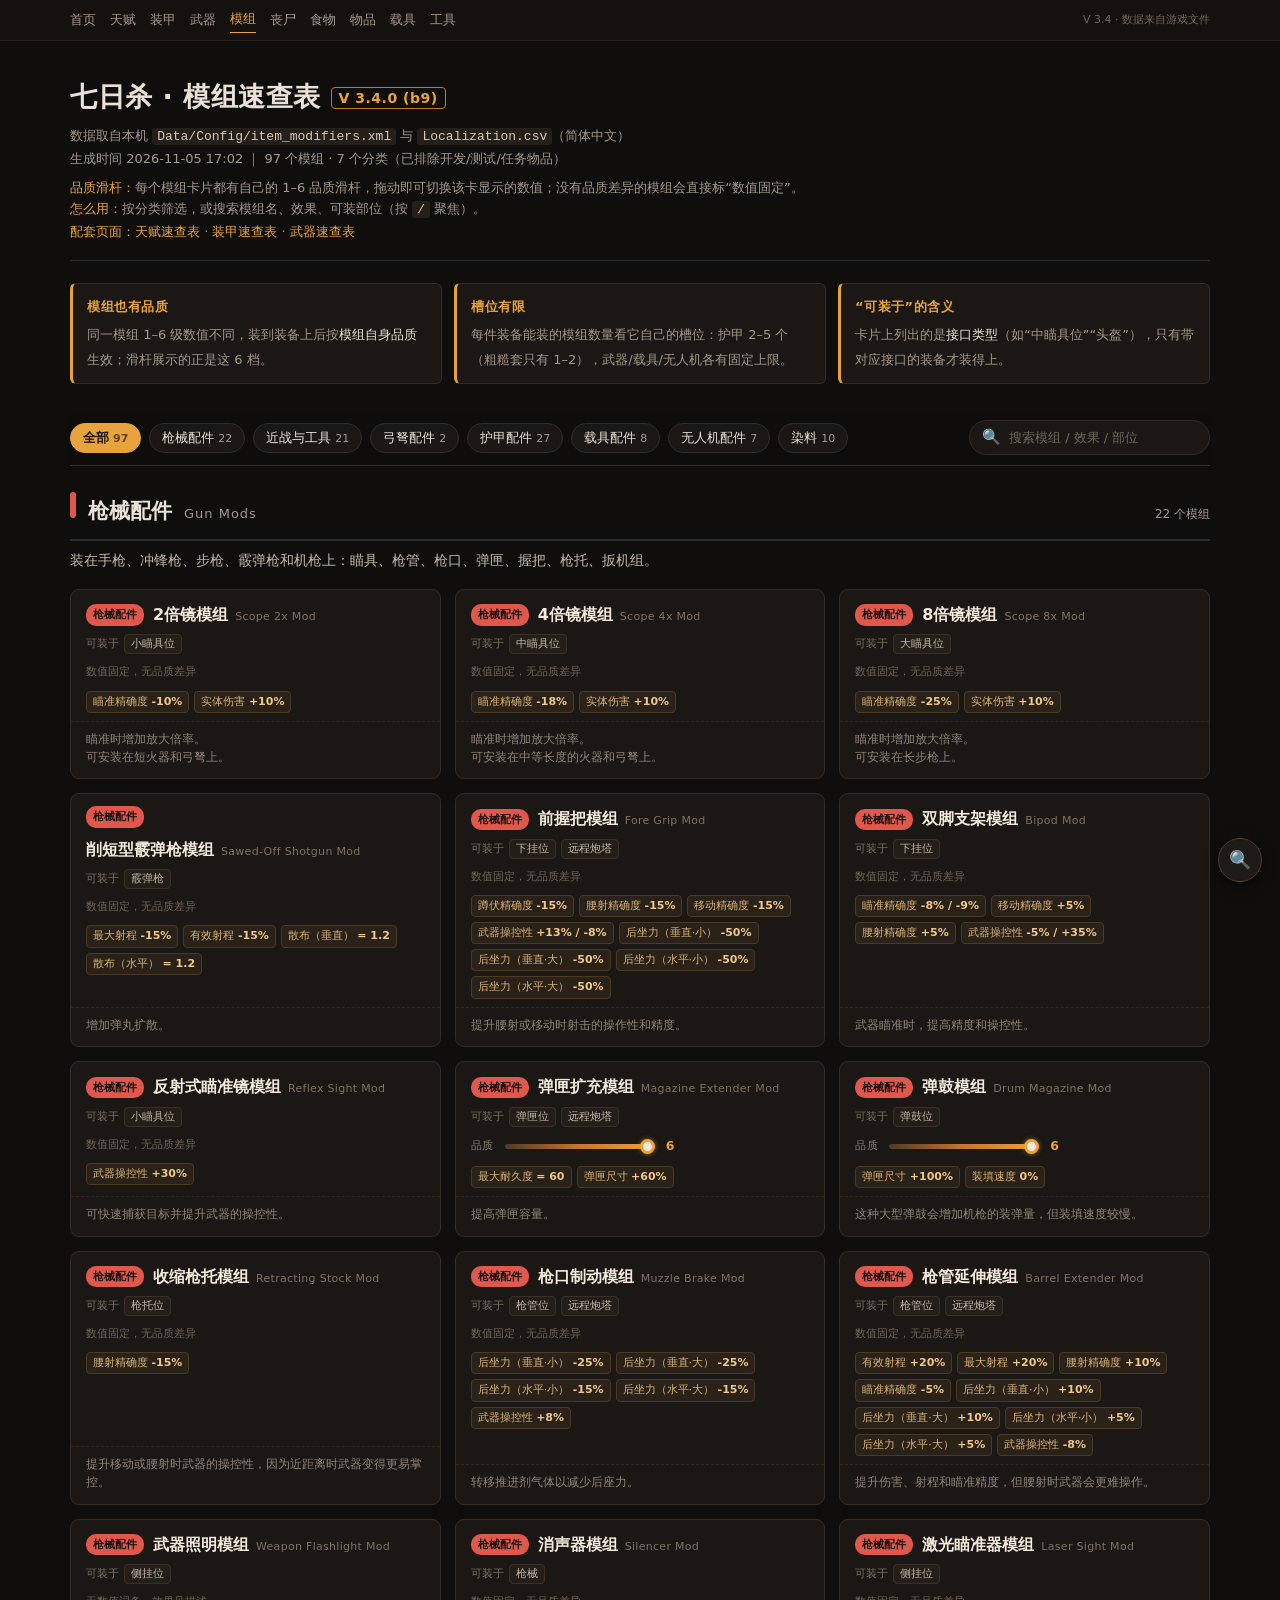
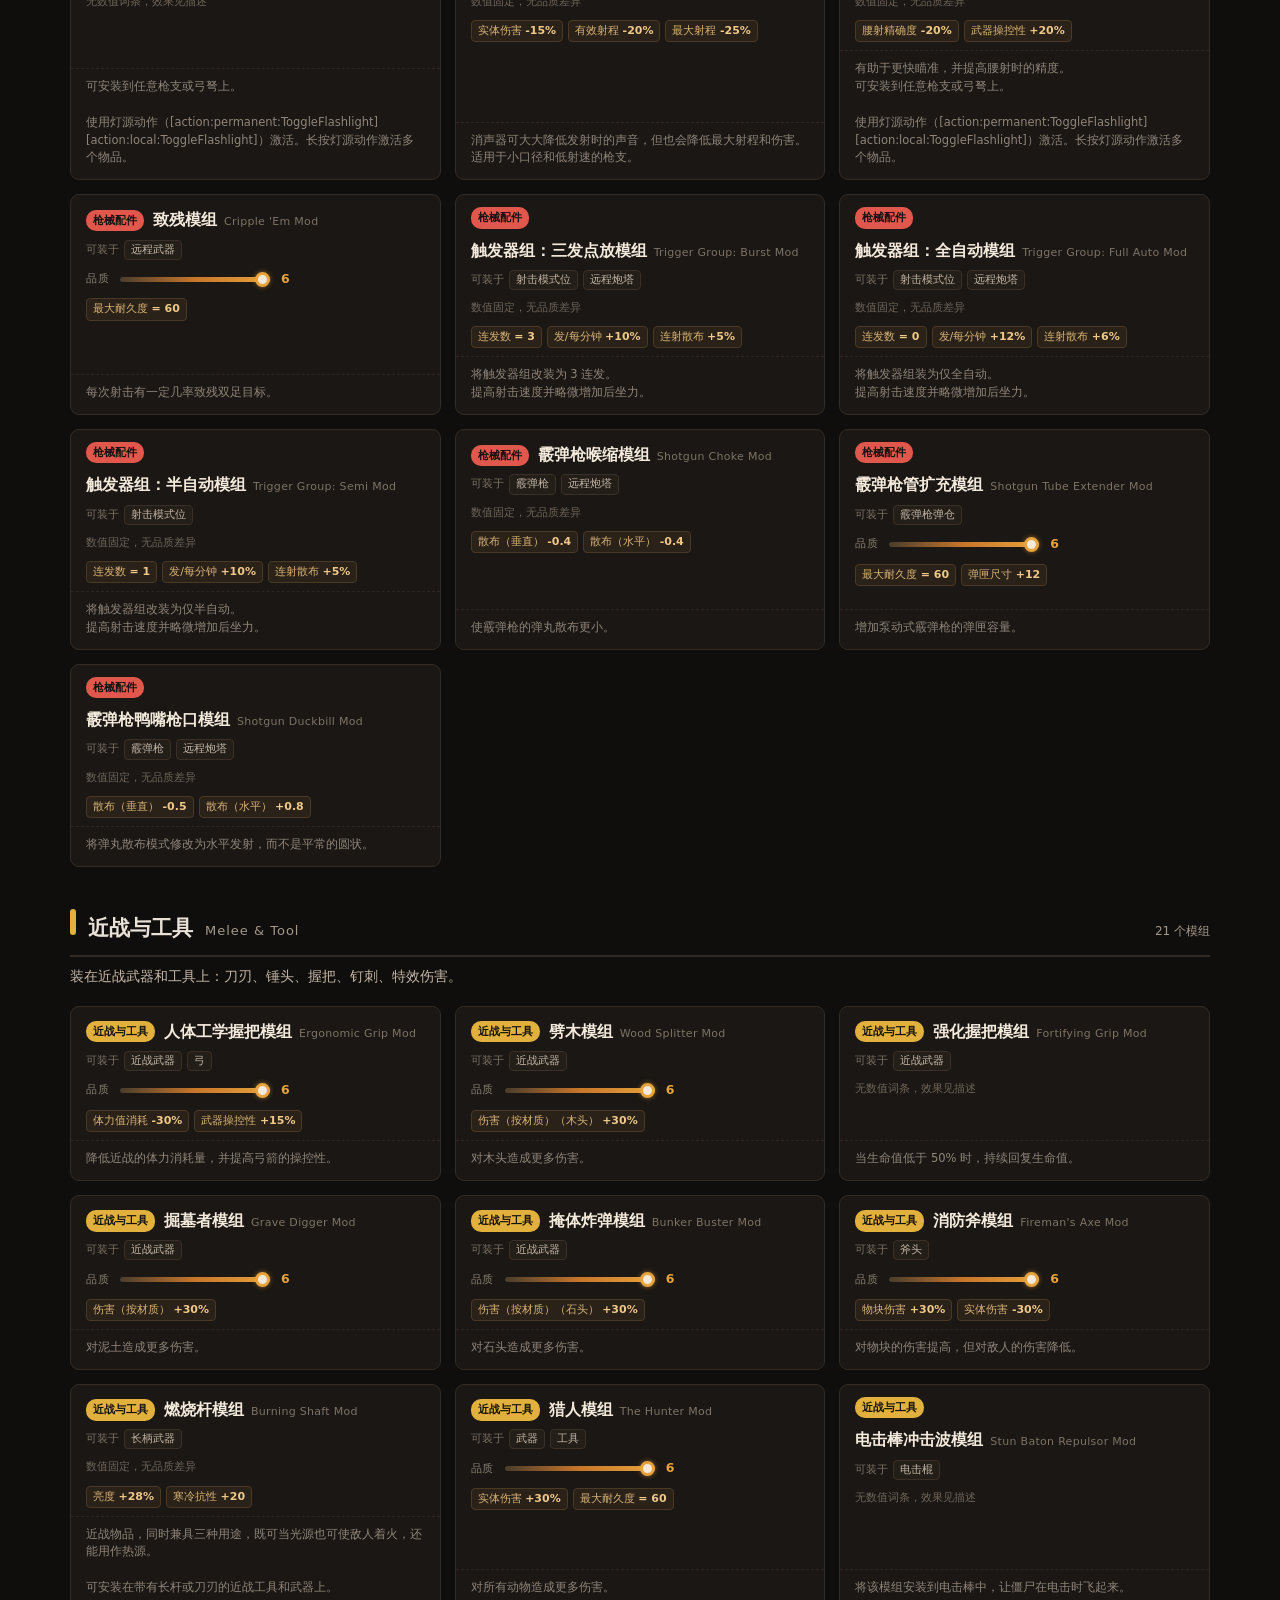
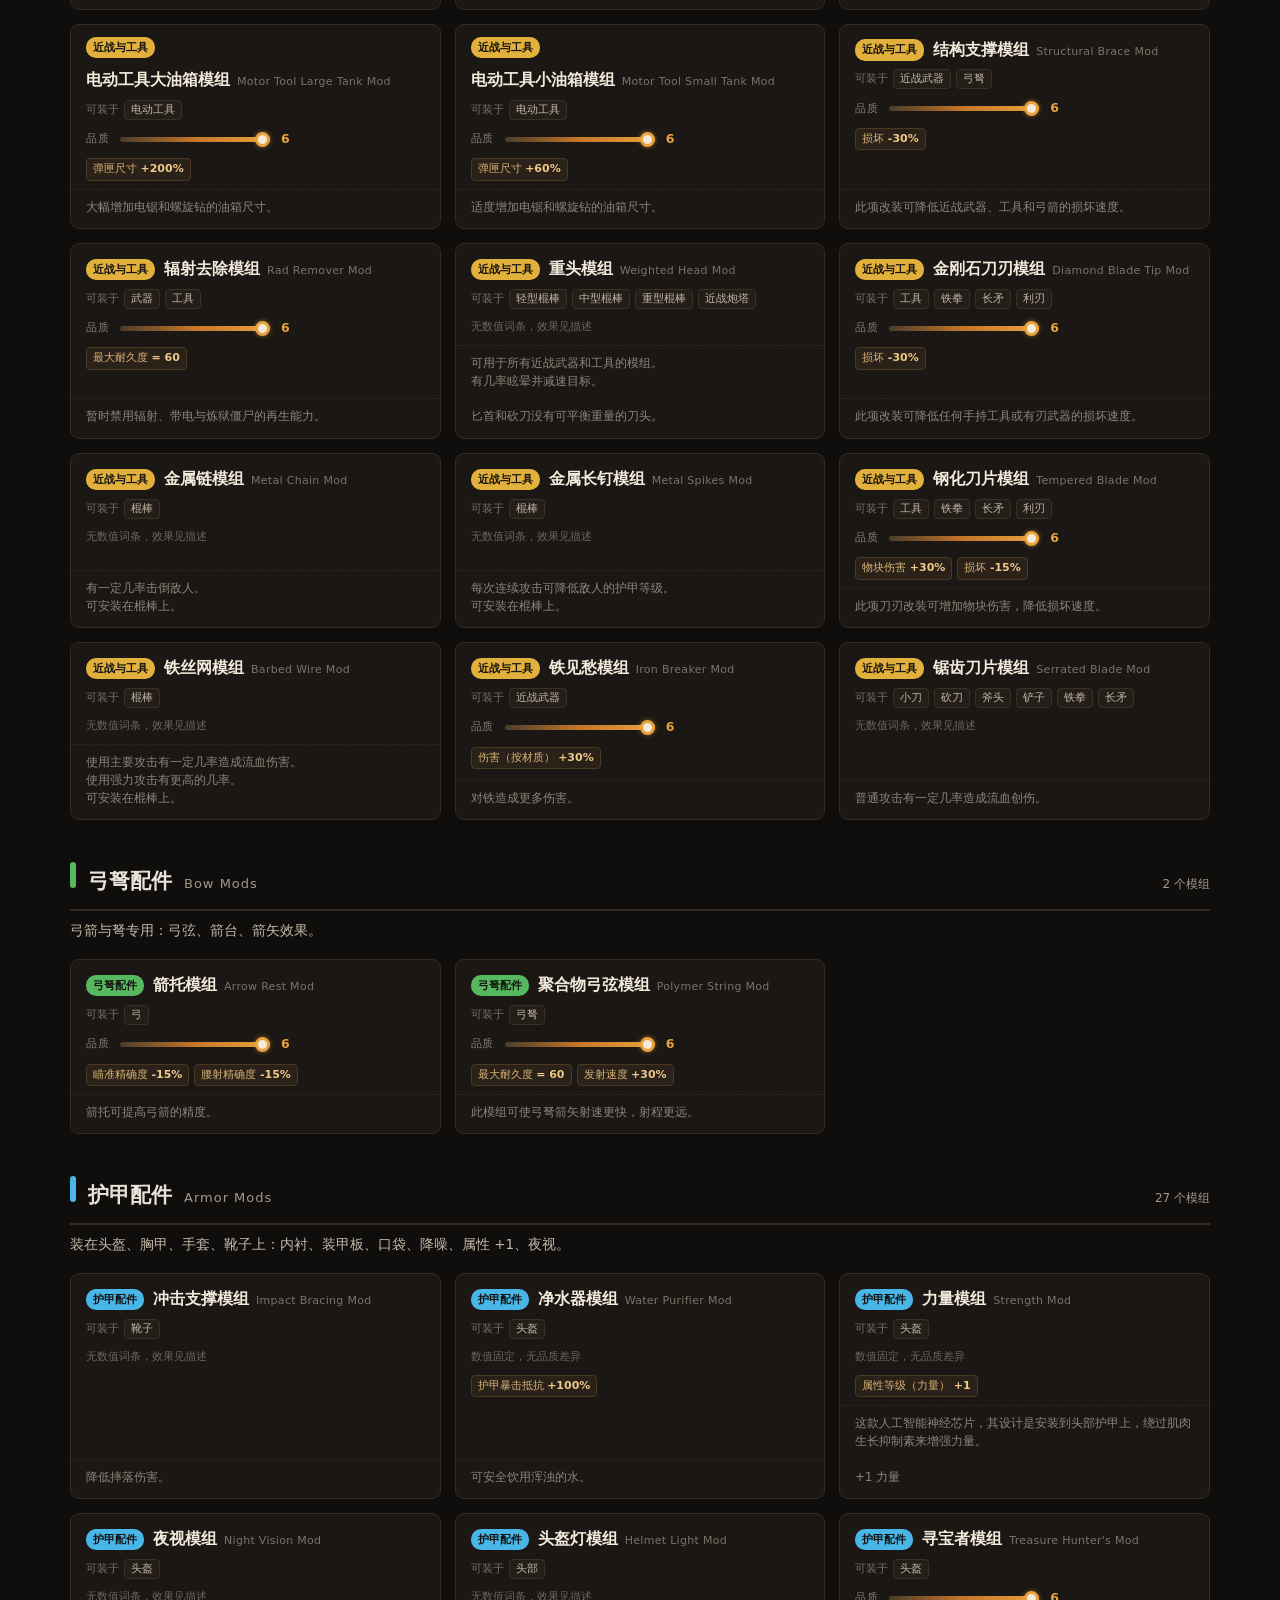
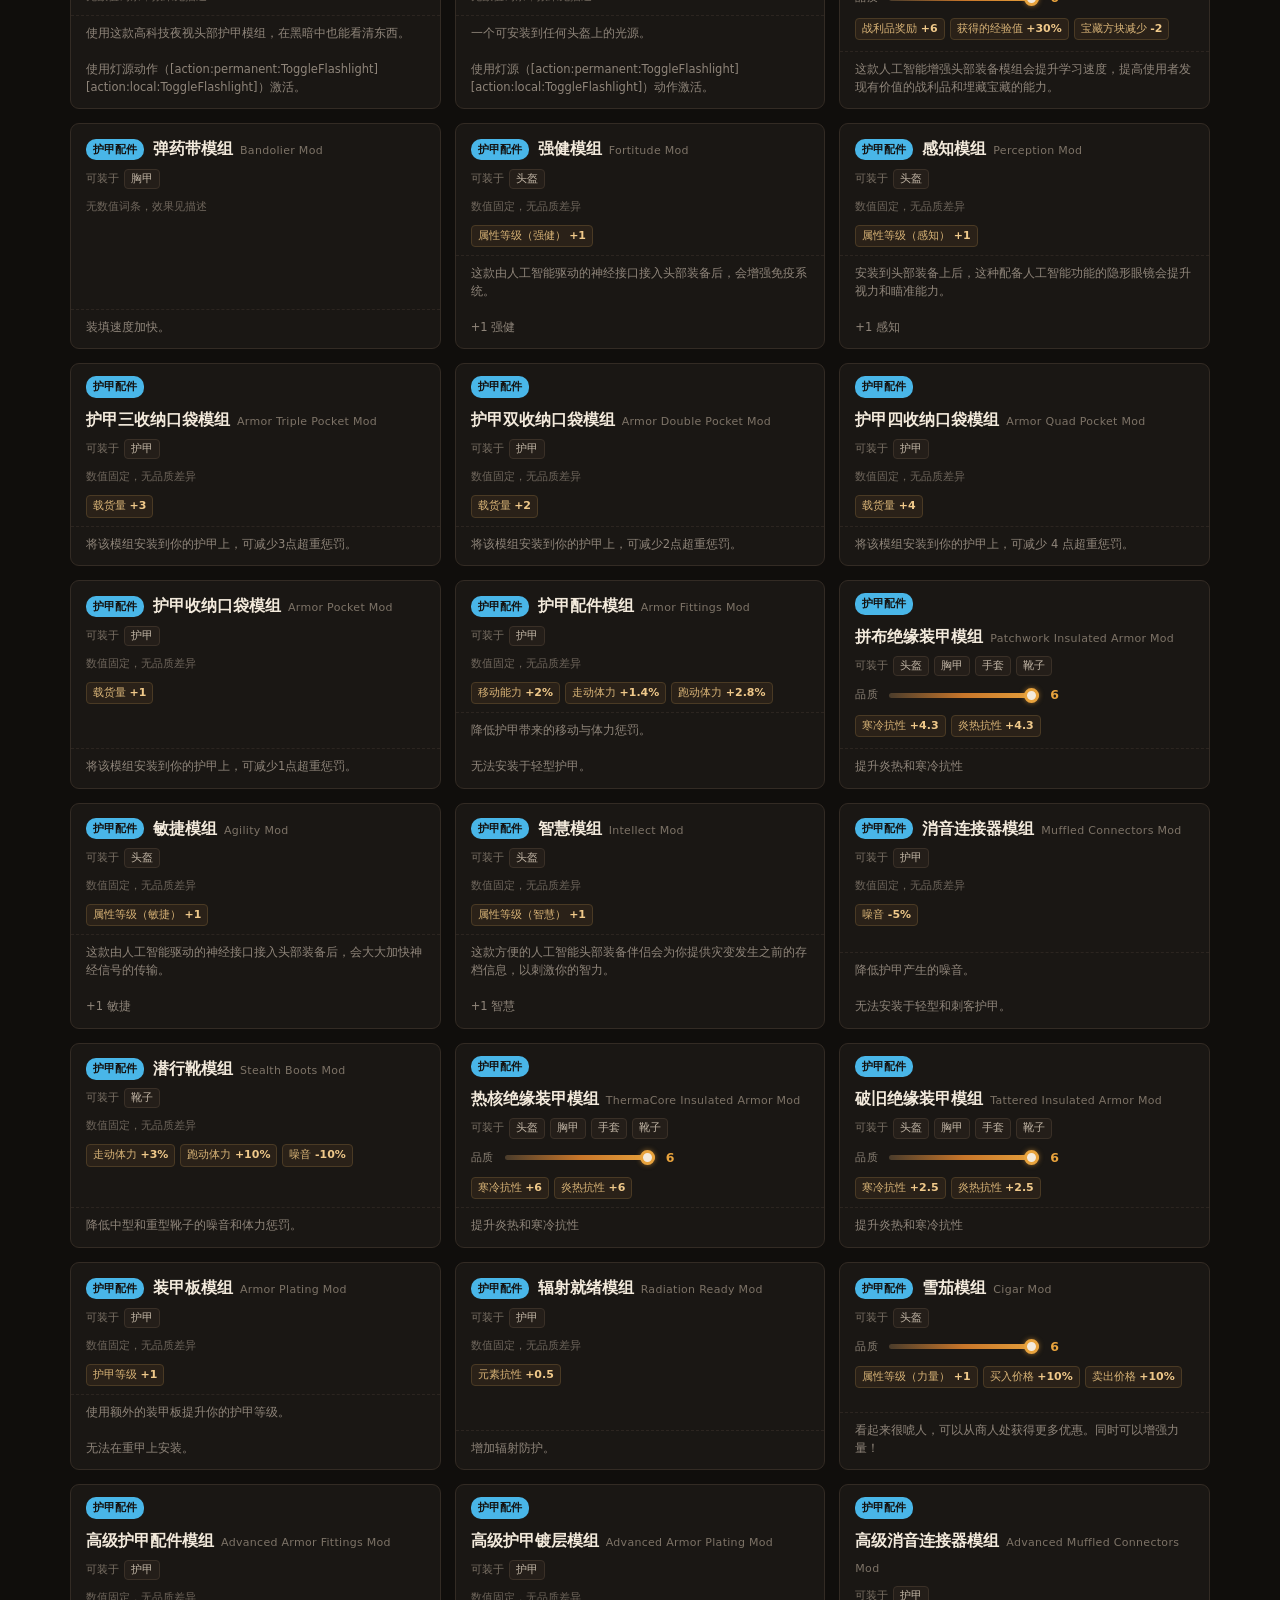
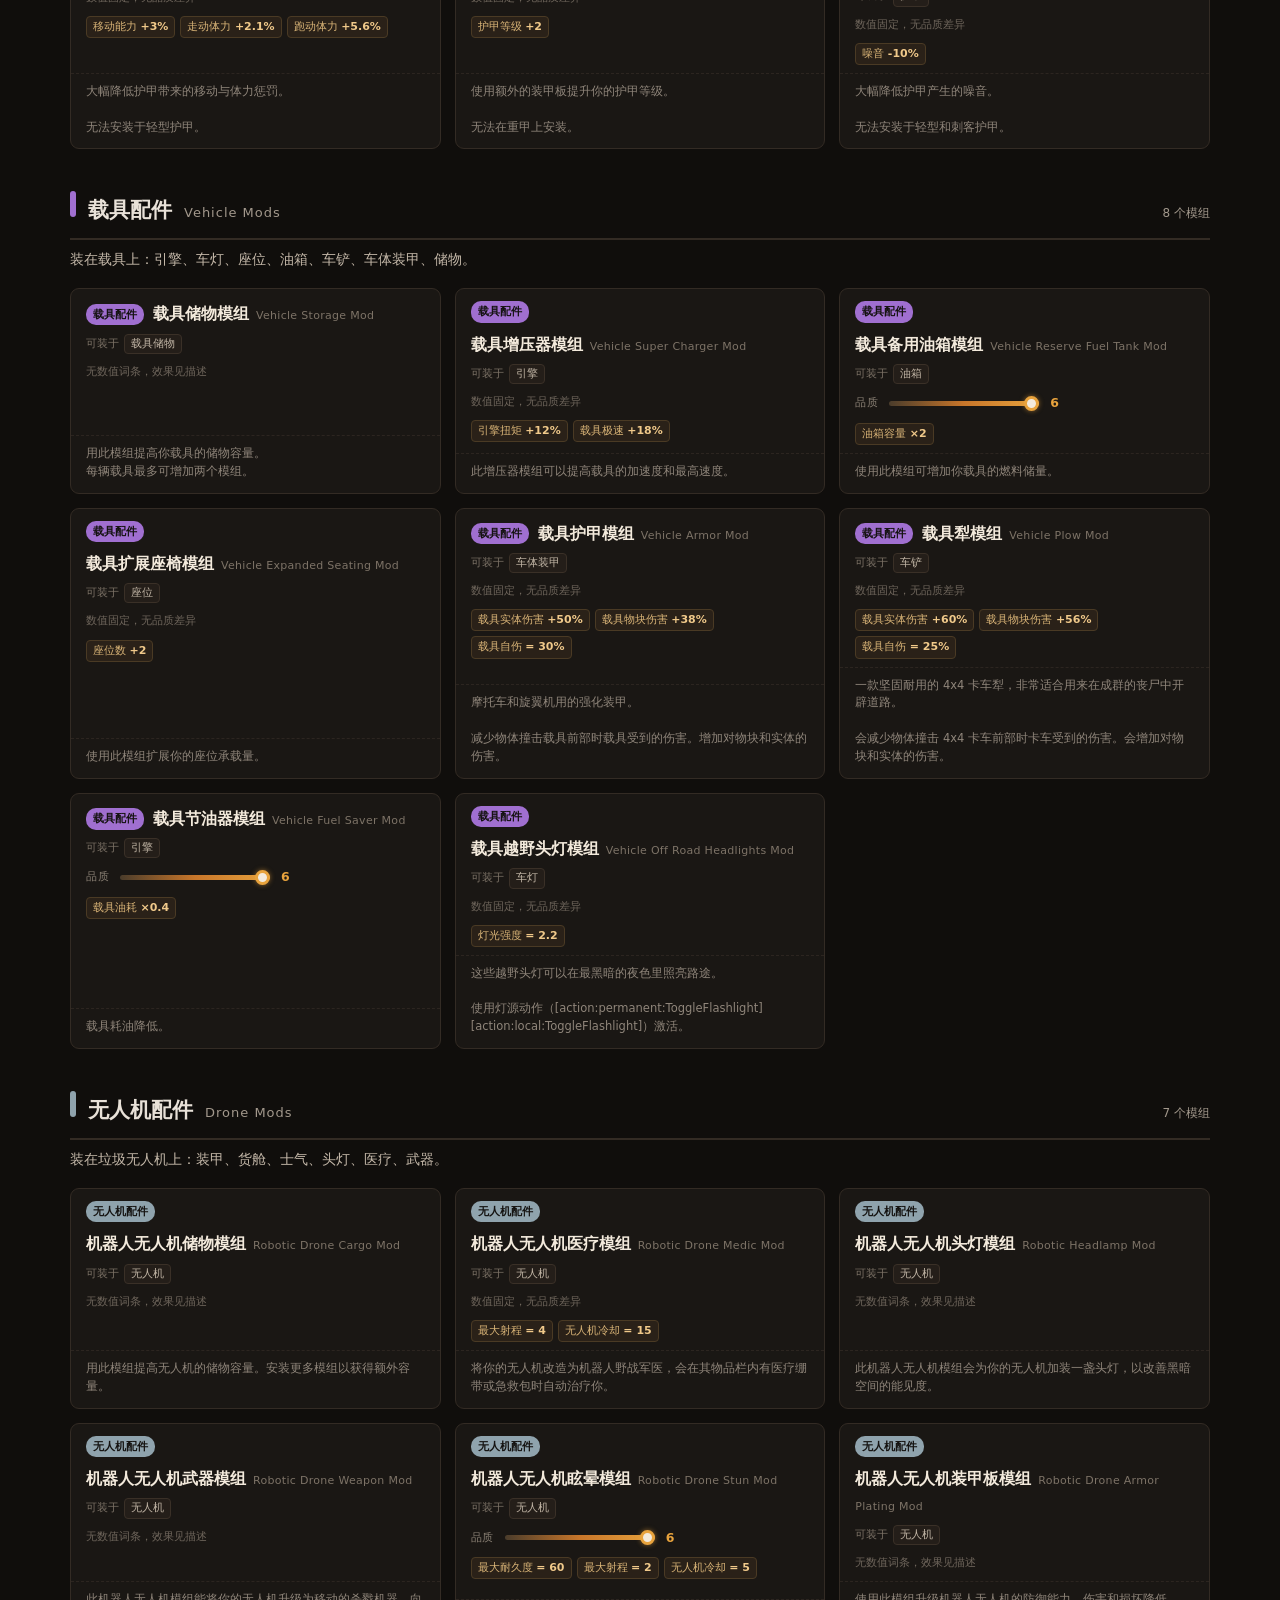
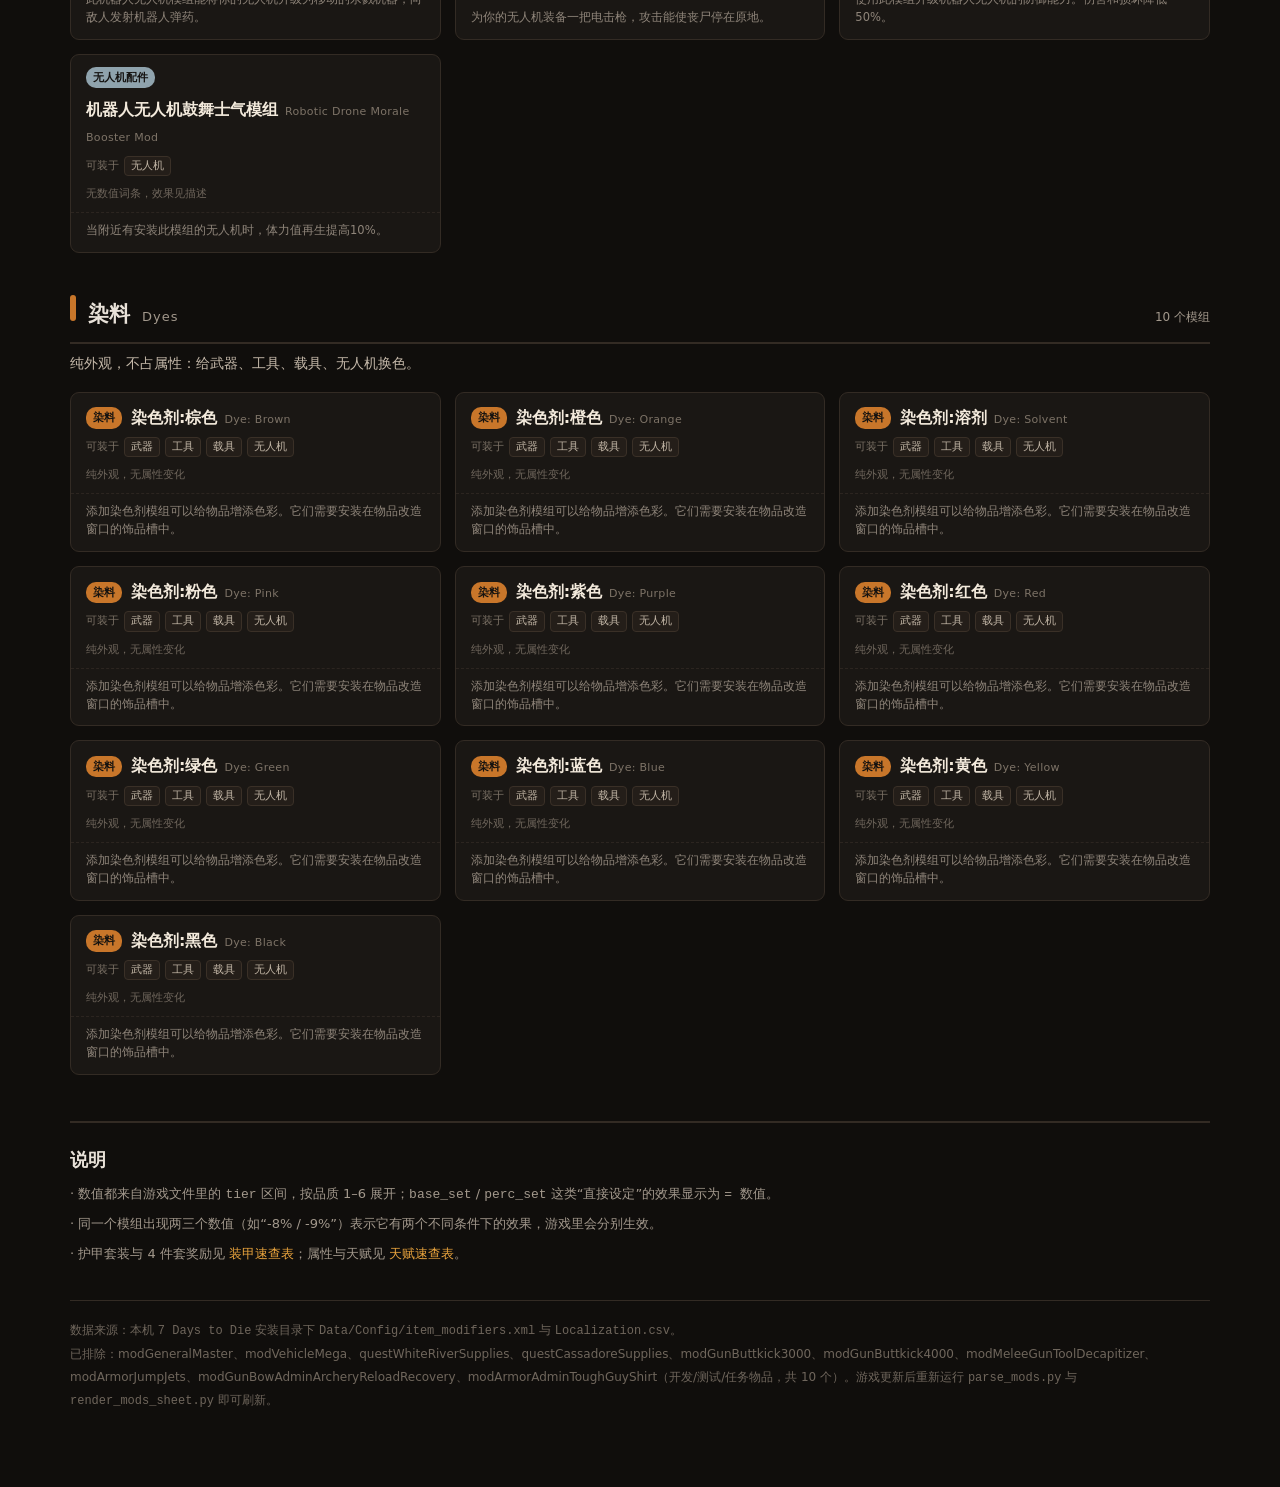
<file: site/mods.html>
<!DOCTYPE html>
<html lang="zh-CN"><head><meta charset="utf-8">
<meta name="viewport" content="width=device-width,initial-scale=1">
<title>七日杀 V3.4 模组速查表</title>
<style>
:root{
  --bg:#100e0c; --panel:#1a1714; --panel2:#221d19; --line:#332b24;
  --text:#e8e1d8; --dim:#a2988c; --accent:#e8a33d; --accent2:#c8762a;
}
*{box-sizing:border-box}
html{scroll-behavior:smooth}
body{margin:0;background:var(--bg);color:var(--text);
  font:15px/1.65 "Microsoft YaHei","PingFang SC","Noto Sans SC",system-ui,sans-serif;}
a{color:var(--accent);text-decoration:none}
.wrap{max-width:1180px;margin:0 auto;padding:0 20px 80px}
header.top{padding:34px 0 18px;border-bottom:1px solid var(--line)}
h1{margin:0 0 6px;font-size:27px;letter-spacing:.5px}
h1 .ver{font-size:14px;color:var(--accent);border:1px solid var(--accent2);
  border-radius:4px;padding:2px 7px;margin-left:10px;vertical-align:middle}
.sub{color:var(--dim);font-size:13px}
.sub code{background:#251f1a;padding:1px 5px;border-radius:3px;color:#d8c9b6}
.rules{display:grid;grid-template-columns:repeat(auto-fit,minmax(230px,1fr));gap:12px;margin:22px 0 4px}
.rule{background:var(--panel);border:1px solid var(--line);border-left:3px solid var(--accent);
  border-radius:6px;padding:12px 14px}
.rule b{display:block;color:var(--accent);font-size:13px;letter-spacing:.5px;margin-bottom:4px}
.rule span{color:var(--dim);font-size:13px}
.rule span em{color:var(--text);font-style:normal}

nav.jump{position:sticky;top:0;z-index:20;background:rgba(16,14,12,.97);
  border-bottom:1px solid var(--line);padding:10px 0;margin:26px 0}
.navrow{display:flex;flex-wrap:wrap;gap:8px;align-items:center}
.navrow .spacer{flex:1}
.chipbtn{font-size:13px;padding:5px 12px;border:1px solid var(--line);border-radius:20px;
  color:var(--text);background:var(--panel);cursor:pointer;font-family:inherit}
.chipbtn:hover{border-color:var(--accent);color:var(--accent)}
.chipbtn.on{background:var(--accent);color:#1a1208;border-color:var(--accent);font-weight:700}
.chipbtn small{opacity:.65;margin-left:4px;font-size:11px}
.search{display:flex;align-items:center;gap:6px;background:var(--panel);
  border:1px solid var(--line);border-radius:20px;padding:4px 12px}
.search input{background:transparent;border:0;outline:0;color:var(--text);
  font-size:13px;width:190px;font-family:inherit}
.search input::placeholder{color:#6f665c}

section.cat{margin:0 0 42px;scroll-margin-top:84px}
.cat-head{display:flex;align-items:baseline;gap:12px;flex-wrap:wrap;
  padding:0 0 10px;border-bottom:2px solid var(--line);margin-bottom:8px}
.cat-head .bar{width:6px;height:26px;border-radius:3px;display:inline-block}
.cat-head h2{margin:0;font-size:21px}
.cat-head .en{color:var(--dim);font-size:13px;letter-spacing:1px}
.cat-head .cnt{margin-left:auto;color:var(--dim);font-size:12px}
.cat-intro{color:#c4b8a9;font-size:13.5px;margin:0 0 18px;max-width:920px}

.grid{display:grid;grid-template-columns:repeat(auto-fill,minmax(335px,1fr));gap:14px}
.mod{background:var(--panel);border:1px solid var(--line);border-radius:9px;overflow:hidden;
  display:flex;flex-direction:column;padding-bottom:12px}
.mhead{display:flex;align-items:center;gap:9px;padding:12px 15px 6px;flex-wrap:wrap}
.mhead h3{margin:0;font-size:16px;color:#f3eadc}
.mhead h3 em{font-style:normal;font-weight:400;font-size:11px;color:#7d7367;
  letter-spacing:.3px;margin-left:7px}
.badge{font-size:10.5px;font-weight:700;padding:2px 7px;border-radius:10px;color:#141210}
.badge.gun{background:#e0574c}.badge.melee{background:#e2b03c}.badge.bow{background:#57b95f}
.badge.armor{background:#49b6e8}.badge.vehicle{background:#a06fd0}.badge.drone{background:#8fa3ad}
.badge.dye{background:#c8762a}
.inst{display:flex;flex-wrap:wrap;gap:5px;padding:0 15px 9px;font-size:11px;color:#7d7367;align-items:center}
.inst span{background:#241e19;border:1px solid #3a3027;border-radius:4px;padding:0 6px;color:#c2b6a6}
.setq{display:flex;align-items:center;gap:9px;padding:0 15px 9px}
.setq .qlbl{font-size:11px;color:#8b8175;letter-spacing:.5px;white-space:nowrap}
.setq input[type=range]{-webkit-appearance:none;appearance:none;width:150px;height:5px;
  border-radius:3px;background:linear-gradient(90deg,#4a3c2b,#c8762a,#e8a33d);outline:0}
.setq input[type=range]::-webkit-slider-thumb{-webkit-appearance:none;width:15px;height:15px;
  border-radius:50%;background:#f3eadc;border:3px solid var(--accent);cursor:pointer;
  box-shadow:0 0 5px rgba(232,163,61,.55)}
.setq input[type=range]::-moz-range-thumb{width:12px;height:12px;border-radius:50%;
  background:#f3eadc;border:3px solid var(--accent);cursor:pointer}
.setq .qnow{font-size:12.5px;color:var(--accent);font-weight:700;min-width:12px}
.fixed{padding:0 15px 9px;font-size:11px;color:#6f665c}
.chips{display:flex;flex-wrap:wrap;gap:5px;padding:0 15px 8px}
.chips i{font-style:normal;font-size:11px;color:#d9b477;background:#2a2118;
  border:1px solid #4a3a24;border-radius:4px;padding:1px 6px;white-space:nowrap}
.chips i b{font-weight:700;color:#f0c98a}
.desc{margin:0;padding:6px 15px 0;font-size:11.5px;color:#8f857a;line-height:1.55;
  border-top:1px dashed #2c2520;margin-top:auto;padding-top:9px}
.appendix{margin-top:46px;padding-top:22px;border-top:2px solid var(--line)}
.appendix h2{font-size:18px;margin:0 0 8px}
.appendix p{color:var(--dim);font-size:13px;margin:0 0 8px}
footer{margin-top:36px;padding-top:18px;border-top:1px solid var(--line);
  color:#6f665c;font-size:12px;line-height:1.9}
.hide{display:none !important}
@media (max-width:620px){
  .grid{grid-template-columns:1fr}
  .search input{width:100px}
  h1{font-size:22px}
  .setq input[type=range]{width:110px}
}
@media print{
  body{background:#fff;color:#000}
  nav.jump,.setq{display:none}
  .mod{background:#fff;border-color:#ccc;break-inside:avoid}
  .mhead h3,.desc{color:#000}
}
</style>

<meta name="description" content="97 个模组按安装接口分 7 类，含枪械、近战、护甲、载具、无人机与染料，品质 1–6 数值。">
<link rel="icon" href="favicon.png">
<link rel="stylesheet" href="search.css">
<meta property="og:type" content="website">
<meta property="og:title" content="七日杀 V3.4 模组速查表">
<meta property="og:description" content="97 个模组按安装接口分 7 类，含枪械、近战、护甲、载具、无人机与染料，品质 1–6 数值。">
<meta property="og:image" content="https://7dtd-codex.pages.dev/og.png">
<meta name="twitter:card" content="summary_large_image">
</head><body>
<div class='sitebar'><div class='in'><a href='index.html'>首页</a><a href='perks.html'>天赋</a><a href='armor.html'>装甲</a><a href='weapons.html'>武器</a><a href='mods.html' class='cur'>模组</a><a href='zombies.html'>丧尸</a><a href='food.html'>食物</a><a href='items.html'>物品</a><a href='vehicles.html'>载具</a><a href='tools.html'>工具</a><span class='ss'>V 3.4 · 数据来自游戏文件</span></div></div><button id='sbtn' title='搜索（Ctrl+K）'>🔍</button><div id='sbox' hidden><div class='sbox-in'><input id='sinput' placeholder='搜索天赋 / 装甲 / 武器 / 模组 / 丧尸 / 食物…'><div id='sres'></div></div></div><div class='wrap'>
<header class='top'>
<h1>七日杀 · 模组速查表<span class='ver'>V 3.4.0 (b9)</span></h1>
<div class='sub'>数据取自本机 <code>Data/Config/item_modifiers.xml</code> 与 <code>Localization.csv</code>（简体中文）<br>生成时间 2026-11-05 17:02 ｜ 97 个模组 · 7 个分类（已排除开发/测试/任务物品）</div>
<div class='sub' style='margin-top:8px'><span style='color:#e8a33d'>品质滑杆：</span>每个模组卡片都有自己的 1–6 品质滑杆，拖动即可切换该卡显示的数值；没有品质差异的模组会直接标“数值固定”。<br><span style='color:#e8a33d'>怎么用：</span>按分类筛选，或搜索模组名、效果、可装部位（按 <code>/</code> 聚焦）。<br><span style='color:#e8a33d'>配套页面：</span><a href='perks.html'>天赋速查表</a> · <a href='armor.html'>装甲速查表</a> · <a href='weapons.html'>武器速查表</a></div>
</header>
<div class='rules'>
<div class='rule'><b>模组也有品质</b><span>同一模组 1–6 级数值不同，装到装备上后按<em>模组自身品质</em>生效；滑杆展示的正是这 6 档。</span></div>
<div class='rule'><b>槽位有限</b><span>每件装备能装的模组数量看它自己的槽位：护甲 2–5 个（粗糙套只有 1–2），武器/载具/无人机各有固定上限。</span></div>
<div class='rule'><b>“可装于”的含义</b><span>卡片上列出的是<em>接口类型</em>（如“中瞄具位”“头盔”），只有带对应接口的装备才装得上。</span></div>
</div>
<nav class='jump'><div class='navrow'>
<button class='chipbtn on' data-cat='all'>全部<small>97</small></button>
<button class='chipbtn' data-cat='gun'>枪械配件<small>22</small></button>
<button class='chipbtn' data-cat='melee'>近战与工具<small>21</small></button>
<button class='chipbtn' data-cat='bow'>弓弩配件<small>2</small></button>
<button class='chipbtn' data-cat='armor'>护甲配件<small>27</small></button>
<button class='chipbtn' data-cat='vehicle'>载具配件<small>8</small></button>
<button class='chipbtn' data-cat='drone'>无人机配件<small>7</small></button>
<button class='chipbtn' data-cat='dye'>染料<small>10</small></button>
<span class='spacer'></span>
<label class='search'>🔍<input id='q' type='search' placeholder='搜索模组 / 效果 / 部位'></label>
</div></nav>
<section class='cat' id='gun'>
<div class='cat-head'><span class='bar' style='background:#e0574c'></span><h2>枪械配件</h2><span class='en'>Gun Mods</span><span class='cnt'>22 个模组</span></div>
<p class='cat-intro'>装在手枪、冲锋枪、步枪、霰弹枪和机枪上：瞄具、枪管、枪口、弹匣、握把、枪托、扳机组。</p>
<div class='grid'>
<article class='mod' id='modGunScopeSmall' data-id='modGunScopeSmall' data-cat='gun' data-text='2倍镜模组 scope 2x mod 瞄准时增加放大倍率。
可安装在短火器和弓弩上。 小瞄具位 瞄准精确度 实体伤害'>
<div class='mhead'><span class='badge gun'>枪械配件</span><h3>2倍镜模组<em>Scope 2x Mod</em></h3></div>
<div class='inst'>可装于 <span>小瞄具位</span></div>
<div class='fixed'>数值固定，无品质差异</div>
<div class='chips'><i>瞄准精确度 <b data-vals='-0.1,-0.1,-0.1,-0.1,-0.1,-0.1' data-fmt='pct'>-10%</b></i><i>实体伤害 <b data-vals='0.1,0.1,0.1,0.1,0.1,0.1' data-fmt='pct'>+10%</b></i></div>
<p class='desc'>瞄准时增加放大倍率。<br>可安装在短火器和弓弩上。</p>
</article>
<article class='mod' id='modGunScopeMedium' data-id='modGunScopeMedium' data-cat='gun' data-text='4倍镜模组 scope 4x mod 瞄准时增加放大倍率。
可安装在中等长度的火器和弓弩上。 中瞄具位 瞄准精确度 实体伤害'>
<div class='mhead'><span class='badge gun'>枪械配件</span><h3>4倍镜模组<em>Scope 4x Mod</em></h3></div>
<div class='inst'>可装于 <span>中瞄具位</span></div>
<div class='fixed'>数值固定，无品质差异</div>
<div class='chips'><i>瞄准精确度 <b data-vals='-0.18,-0.18,-0.18,-0.18,-0.18,-0.18' data-fmt='pct'>-18%</b></i><i>实体伤害 <b data-vals='0.1,0.1,0.1,0.1,0.1,0.1' data-fmt='pct'>+10%</b></i></div>
<p class='desc'>瞄准时增加放大倍率。<br>可安装在中等长度的火器和弓弩上。</p>
</article>
<article class='mod' id='modGunScopeLarge' data-id='modGunScopeLarge' data-cat='gun' data-text='8倍镜模组 scope 8x mod 瞄准时增加放大倍率。
可安装在长步枪上。 大瞄具位 瞄准精确度 实体伤害'>
<div class='mhead'><span class='badge gun'>枪械配件</span><h3>8倍镜模组<em>Scope 8x Mod</em></h3></div>
<div class='inst'>可装于 <span>大瞄具位</span></div>
<div class='fixed'>数值固定，无品质差异</div>
<div class='chips'><i>瞄准精确度 <b data-vals='-0.25,-0.25,-0.25,-0.25,-0.25,-0.25' data-fmt='pct'>-25%</b></i><i>实体伤害 <b data-vals='0.1,0.1,0.1,0.1,0.1,0.1' data-fmt='pct'>+10%</b></i></div>
<p class='desc'>瞄准时增加放大倍率。<br>可安装在长步枪上。</p>
</article>
<article class='mod' id='modShotgunSawedOffBarrel' data-id='modShotgunSawedOffBarrel' data-cat='gun' data-text='削短型霰弹枪模组 sawed-off shotgun mod 增加弹丸扩散。 霰弹枪 最大射程 有效射程 散布（垂直） 散布（水平）'>
<div class='mhead'><span class='badge gun'>枪械配件</span><h3>削短型霰弹枪模组<em>Sawed-Off Shotgun Mod</em></h3></div>
<div class='inst'>可装于 <span>霰弹枪</span></div>
<div class='fixed'>数值固定，无品质差异</div>
<div class='chips'><i>最大射程 <b data-vals='-0.15,-0.15,-0.15,-0.15,-0.15,-0.15' data-fmt='pct'>-15%</b></i><i>有效射程 <b data-vals='-0.15,-0.15,-0.15,-0.15,-0.15,-0.15' data-fmt='pct'>-15%</b></i><i>散布（垂直） <b data-vals='1.2,1.2,1.2,1.2,1.2,1.2' data-fmt='rawset'>= 1.2</b></i><i>散布（水平） <b data-vals='1.2,1.2,1.2,1.2,1.2,1.2' data-fmt='rawset'>= 1.2</b></i></div>
<p class='desc'>增加弹丸扩散。</p>
</article>
<article class='mod' id='modGunForegrip' data-id='modGunForegrip' data-cat='gun' data-text='前握把模组 fore grip mod 提升腰射或移动时射击的操作性和精度。 下挂位 远程炮塔 蹲伏精确度 腰射精确度 移动精确度 武器操控性 后坐力（垂直·小） 后坐力（垂直·大） 后坐力（水平·小） 后坐力（水平·大）'>
<div class='mhead'><span class='badge gun'>枪械配件</span><h3>前握把模组<em>Fore Grip Mod</em></h3></div>
<div class='inst'>可装于 <span>下挂位</span><span>远程炮塔</span></div>
<div class='fixed'>数值固定，无品质差异</div>
<div class='chips'><i>蹲伏精确度 <b data-vals='-0.15,-0.15,-0.15,-0.15,-0.15,-0.15' data-fmt='pct'>-15%</b></i><i>腰射精确度 <b data-vals='-0.15,-0.15,-0.15,-0.15,-0.15,-0.15' data-fmt='pct'>-15%</b></i><i>移动精确度 <b data-vals='-0.15,-0.15,-0.15,-0.15,-0.15,-0.15' data-fmt='pct'>-15%</b></i><i>武器操控性 <b data-vals='0.13,0.13,0.13,0.13,0.13,0.13|-0.08,-0.08,-0.08,-0.08,-0.08,-0.08' data-fmt='pct'>+13% / -8%</b></i><i>后坐力（垂直·小） <b data-vals='-0.5,-0.5,-0.5,-0.5,-0.5,-0.5' data-fmt='pct'>-50%</b></i><i>后坐力（垂直·大） <b data-vals='-0.5,-0.5,-0.5,-0.5,-0.5,-0.5' data-fmt='pct'>-50%</b></i><i>后坐力（水平·小） <b data-vals='-0.5,-0.5,-0.5,-0.5,-0.5,-0.5' data-fmt='pct'>-50%</b></i><i>后坐力（水平·大） <b data-vals='-0.5,-0.5,-0.5,-0.5,-0.5,-0.5' data-fmt='pct'>-50%</b></i></div>
<p class='desc'>提升腰射或移动时射击的操作性和精度。</p>
</article>
<article class='mod' id='modGunBipod' data-id='modGunBipod' data-cat='gun' data-text='双脚支架模组 bipod mod 武器瞄准时，提高精度和操控性。 下挂位 瞄准精确度 移动精确度 腰射精确度 武器操控性'>
<div class='mhead'><span class='badge gun'>枪械配件</span><h3>双脚支架模组<em>Bipod Mod</em></h3></div>
<div class='inst'>可装于 <span>下挂位</span></div>
<div class='fixed'>数值固定，无品质差异</div>
<div class='chips'><i>瞄准精确度 <b data-vals='-0.08,-0.08,-0.08,-0.08,-0.08,-0.08|-0.09,-0.09,-0.09,-0.09,-0.09,-0.09' data-fmt='pct'>-8% / -9%</b></i><i>移动精确度 <b data-vals='0.05,0.05,0.05,0.05,0.05,0.05' data-fmt='pct'>+5%</b></i><i>腰射精确度 <b data-vals='0.05,0.05,0.05,0.05,0.05,0.05' data-fmt='pct'>+5%</b></i><i>武器操控性 <b data-vals='-0.05,-0.05,-0.05,-0.05,-0.05,-0.05|0.35,0.35,0.35,0.35,0.35,0.35' data-fmt='pct'>-5% / +35%</b></i></div>
<p class='desc'>武器瞄准时，提高精度和操控性。</p>
</article>
<article class='mod' id='modGunReflexSight' data-id='modGunReflexSight' data-cat='gun' data-text='反射式瞄准镜模组 reflex sight mod 可快速捕获目标并提升武器的操控性。 小瞄具位 武器操控性'>
<div class='mhead'><span class='badge gun'>枪械配件</span><h3>反射式瞄准镜模组<em>Reflex Sight Mod</em></h3></div>
<div class='inst'>可装于 <span>小瞄具位</span></div>
<div class='fixed'>数值固定，无品质差异</div>
<div class='chips'><i>武器操控性 <b data-vals='0.3,0.3,0.3,0.3,0.3,0.3' data-fmt='pct'>+30%</b></i></div>
<p class='desc'>可快速捕获目标并提升武器的操控性。</p>
</article>
<article class='mod' id='modGunMagazineExtender' data-id='modGunMagazineExtender' data-cat='gun' data-text='弹匣扩充模组 magazine extender mod 提高弹匣容量。 弹匣位 远程炮塔 最大耐久度 弹匣尺寸'>
<div class='mhead'><span class='badge gun'>枪械配件</span><h3>弹匣扩充模组<em>Magazine Extender Mod</em></h3></div>
<div class='inst'>可装于 <span>弹匣位</span><span>远程炮塔</span></div>
<div class='setq'><span class='qlbl'>品质</span><input class='qslider' type='range' min='1' max='6' step='1' value='6' aria-label='弹匣扩充模组 品质'><b class='qnow'>6</b></div>
<div class='chips'><i>最大耐久度 <b data-vals='10,20,30,40,50,60' data-fmt='rawset'>= 60</b></i><i>弹匣尺寸 <b data-vals='0.1,0.2,0.3,0.4,0.5,0.6' data-fmt='pct'>+60%</b></i></div>
<p class='desc'>提高弹匣容量。</p>
</article>
<article class='mod' id='modGunDrumMagazineExtender' data-id='modGunDrumMagazineExtender' data-cat='gun' data-text='弹鼓模组 drum magazine mod 这种大型弹鼓会增加机枪的装弹量，但装填速度较慢。 弹鼓位 弹匣尺寸 装填速度'>
<div class='mhead'><span class='badge gun'>枪械配件</span><h3>弹鼓模组<em>Drum Magazine Mod</em></h3></div>
<div class='inst'>可装于 <span>弹鼓位</span></div>
<div class='setq'><span class='qlbl'>品质</span><input class='qslider' type='range' min='1' max='6' step='1' value='6' aria-label='弹鼓模组 品质'><b class='qnow'>6</b></div>
<div class='chips'><i>弹匣尺寸 <b data-vals='0.5,0.6,0.7,0.8,0.9,1' data-fmt='pct'>+100%</b></i><i>装填速度 <b data-vals='-0.25,-0.2,-0.15,-0.1,-0.05,0' data-fmt='pct'>0%</b></i></div>
<p class='desc'>这种大型弹鼓会增加机枪的装弹量，但装填速度较慢。</p>
</article>
<article class='mod' id='modGunRetractingStock' data-id='modGunRetractingStock' data-cat='gun' data-text='收缩枪托模组 retracting stock mod 提升移动或腰射时武器的操控性，因为近距离时武器变得更易掌控。 枪托位 腰射精确度'>
<div class='mhead'><span class='badge gun'>枪械配件</span><h3>收缩枪托模组<em>Retracting Stock Mod</em></h3></div>
<div class='inst'>可装于 <span>枪托位</span></div>
<div class='fixed'>数值固定，无品质差异</div>
<div class='chips'><i>腰射精确度 <b data-vals='-0.15,-0.15,-0.15,-0.15,-0.15,-0.15' data-fmt='pct'>-15%</b></i></div>
<p class='desc'>提升移动或腰射时武器的操控性，因为近距离时武器变得更易掌控。</p>
</article>
<article class='mod' id='modGunMuzzleBrake' data-id='modGunMuzzleBrake' data-cat='gun' data-text='枪口制动模组 muzzle brake mod 转移推进剂气体以减少后座力。 枪管位 远程炮塔 后坐力（垂直·小） 后坐力（垂直·大） 后坐力（水平·小） 后坐力（水平·大） 武器操控性'>
<div class='mhead'><span class='badge gun'>枪械配件</span><h3>枪口制动模组<em>Muzzle Brake Mod</em></h3></div>
<div class='inst'>可装于 <span>枪管位</span><span>远程炮塔</span></div>
<div class='fixed'>数值固定，无品质差异</div>
<div class='chips'><i>后坐力（垂直·小） <b data-vals='-0.25,-0.25,-0.25,-0.25,-0.25,-0.25' data-fmt='pct'>-25%</b></i><i>后坐力（垂直·大） <b data-vals='-0.25,-0.25,-0.25,-0.25,-0.25,-0.25' data-fmt='pct'>-25%</b></i><i>后坐力（水平·小） <b data-vals='-0.15,-0.15,-0.15,-0.15,-0.15,-0.15' data-fmt='pct'>-15%</b></i><i>后坐力（水平·大） <b data-vals='-0.15,-0.15,-0.15,-0.15,-0.15,-0.15' data-fmt='pct'>-15%</b></i><i>武器操控性 <b data-vals='0.08,0.08,0.08,0.08,0.08,0.08' data-fmt='pct'>+8%</b></i></div>
<p class='desc'>转移推进剂气体以减少后座力。</p>
</article>
<article class='mod' id='modGunBarrelExtender' data-id='modGunBarrelExtender' data-cat='gun' data-text='枪管延伸模组 barrel extender mod 提升伤害、射程和瞄准精度，但腰射时武器会更难操作。 枪管位 远程炮塔 有效射程 最大射程 腰射精确度 瞄准精确度 后坐力（垂直·小） 后坐力（垂直·大） 后坐力（水平·小） 后坐力（水平·大） 武器操控性'>
<div class='mhead'><span class='badge gun'>枪械配件</span><h3>枪管延伸模组<em>Barrel Extender Mod</em></h3></div>
<div class='inst'>可装于 <span>枪管位</span><span>远程炮塔</span></div>
<div class='fixed'>数值固定，无品质差异</div>
<div class='chips'><i>有效射程 <b data-vals='0.2,0.2,0.2,0.2,0.2,0.2' data-fmt='pct'>+20%</b></i><i>最大射程 <b data-vals='0.2,0.2,0.2,0.2,0.2,0.2' data-fmt='pct'>+20%</b></i><i>腰射精确度 <b data-vals='0.1,0.1,0.1,0.1,0.1,0.1' data-fmt='pct'>+10%</b></i><i>瞄准精确度 <b data-vals='-0.05,-0.05,-0.05,-0.05,-0.05,-0.05' data-fmt='pct'>-5%</b></i><i>后坐力（垂直·小） <b data-vals='0.1,0.1,0.1,0.1,0.1,0.1' data-fmt='pct'>+10%</b></i><i>后坐力（垂直·大） <b data-vals='0.1,0.1,0.1,0.1,0.1,0.1' data-fmt='pct'>+10%</b></i><i>后坐力（水平·小） <b data-vals='0.05,0.05,0.05,0.05,0.05,0.05' data-fmt='pct'>+5%</b></i><i>后坐力（水平·大） <b data-vals='0.05,0.05,0.05,0.05,0.05,0.05' data-fmt='pct'>+5%</b></i><i>武器操控性 <b data-vals='-0.08,-0.08,-0.08,-0.08,-0.08,-0.08' data-fmt='pct'>-8%</b></i></div>
<p class='desc'>提升伤害、射程和瞄准精度，但腰射时武器会更难操作。</p>
</article>
<article class='mod' id='modGunFlashlight' data-id='modGunFlashlight' data-cat='gun' data-text='武器照明模组 weapon flashlight mod 可安装到任意枪支或弓弩上。

使用灯源动作（[action:permanent:toggleflashlight][action:local:toggleflashlight]）激活。长按灯源动作激活多个物品。 侧挂位'>
<div class='mhead'><span class='badge gun'>枪械配件</span><h3>武器照明模组<em>Weapon Flashlight Mod</em></h3></div>
<div class='inst'>可装于 <span>侧挂位</span></div>
<div class='fixed'>无数值词条，效果见描述</div>
<p class='desc'>可安装到任意枪支或弓弩上。<br><br>使用灯源动作（[action:permanent:ToggleFlashlight][action:local:ToggleFlashlight]）激活。长按灯源动作激活多个物品。</p>
</article>
<article class='mod' id='modGunSoundSuppressorSilencer' data-id='modGunSoundSuppressorSilencer' data-cat='gun' data-text='消声器模组 silencer mod 消声器可大大降低发射时的声音，但也会降低最大射程和伤害。
适用于小口径和低射速的枪支。 枪械 实体伤害 有效射程 最大射程'>
<div class='mhead'><span class='badge gun'>枪械配件</span><h3>消声器模组<em>Silencer Mod</em></h3></div>
<div class='inst'>可装于 <span>枪械</span></div>
<div class='fixed'>数值固定，无品质差异</div>
<div class='chips'><i>实体伤害 <b data-vals='-0.15,-0.15,-0.15,-0.15,-0.15,-0.15' data-fmt='pct'>-15%</b></i><i>有效射程 <b data-vals='-0.2,-0.2,-0.2,-0.2,-0.2,-0.2' data-fmt='pct'>-20%</b></i><i>最大射程 <b data-vals='-0.25,-0.25,-0.25,-0.25,-0.25,-0.25' data-fmt='pct'>-25%</b></i></div>
<p class='desc'>消声器可大大降低发射时的声音，但也会降低最大射程和伤害。<br>适用于小口径和低射速的枪支。</p>
</article>
<article class='mod' id='modGunLaserSight' data-id='modGunLaserSight' data-cat='gun' data-text='激光瞄准器模组 laser sight mod 有助于更快瞄准，并提高腰射时的精度。
可安装到任意枪支或弓弩上。

使用灯源动作（[action:permanent:toggleflashlight][action:local:toggleflashlight]）激活。长按灯源动作激活多个物品。 侧挂位 腰射精确度 武器操控性'>
<div class='mhead'><span class='badge gun'>枪械配件</span><h3>激光瞄准器模组<em>Laser Sight Mod</em></h3></div>
<div class='inst'>可装于 <span>侧挂位</span></div>
<div class='fixed'>数值固定，无品质差异</div>
<div class='chips'><i>腰射精确度 <b data-vals='-0.2,-0.2,-0.2,-0.2,-0.2,-0.2' data-fmt='pct'>-20%</b></i><i>武器操控性 <b data-vals='0.2,0.2,0.2,0.2,0.2,0.2' data-fmt='pct'>+20%</b></i></div>
<p class='desc'>有助于更快瞄准，并提高腰射时的精度。<br>可安装到任意枪支或弓弩上。<br><br>使用灯源动作（[action:permanent:ToggleFlashlight][action:local:ToggleFlashlight]）激活。长按灯源动作激活多个物品。</p>
</article>
<article class='mod' id='modGunCrippleEm' data-id='modGunCrippleEm' data-cat='gun' data-text='致残模组 cripple &#x27;em mod 每次射击有一定几率致残双足目标。 远程武器 最大耐久度'>
<div class='mhead'><span class='badge gun'>枪械配件</span><h3>致残模组<em>Cripple &#x27;Em Mod</em></h3></div>
<div class='inst'>可装于 <span>远程武器</span></div>
<div class='setq'><span class='qlbl'>品质</span><input class='qslider' type='range' min='1' max='6' step='1' value='6' aria-label='致残模组 品质'><b class='qnow'>6</b></div>
<div class='chips'><i>最大耐久度 <b data-vals='10,20,30,40,50,60' data-fmt='rawset'>= 60</b></i></div>
<p class='desc'>每次射击有一定几率致残双足目标。</p>
</article>
<article class='mod' id='modGunTriggerGroupBurst3' data-id='modGunTriggerGroupBurst3' data-cat='gun' data-text='触发器组：三发点放模组 trigger group: burst mod 将触发器组改装为 3 连发。
提高射击速度并略微增加后坐力。 射击模式位 远程炮塔 连发数 发/每分钟 连射散布'>
<div class='mhead'><span class='badge gun'>枪械配件</span><h3>触发器组：三发点放模组<em>Trigger Group: Burst Mod</em></h3></div>
<div class='inst'>可装于 <span>射击模式位</span><span>远程炮塔</span></div>
<div class='fixed'>数值固定，无品质差异</div>
<div class='chips'><i>连发数 <b data-vals='3,3,3,3,3,3' data-fmt='rawset'>= 3</b></i><i>发/每分钟 <b data-vals='0.1,0.1,0.1,0.1,0.1,0.1' data-fmt='pct'>+10%</b></i><i>连射散布 <b data-vals='0.05,0.05,0.05,0.05,0.05,0.05' data-fmt='pct'>+5%</b></i></div>
<p class='desc'>将触发器组改装为 3 连发。<br>提高射击速度并略微增加后坐力。</p>
</article>
<article class='mod' id='modGunTriggerGroupAutomatic' data-id='modGunTriggerGroupAutomatic' data-cat='gun' data-text='触发器组：全自动模组 trigger group: full auto mod 将触发器组装为仅全自动。
提高射击速度并略微增加后坐力。 射击模式位 远程炮塔 连发数 发/每分钟 连射散布'>
<div class='mhead'><span class='badge gun'>枪械配件</span><h3>触发器组：全自动模组<em>Trigger Group: Full Auto Mod</em></h3></div>
<div class='inst'>可装于 <span>射击模式位</span><span>远程炮塔</span></div>
<div class='fixed'>数值固定，无品质差异</div>
<div class='chips'><i>连发数 <b data-vals='0,0,0,0,0,0' data-fmt='rawset'>= 0</b></i><i>发/每分钟 <b data-vals='0.12,0.12,0.12,0.12,0.12,0.12' data-fmt='pct'>+12%</b></i><i>连射散布 <b data-vals='0.06,0.06,0.06,0.06,0.06,0.06' data-fmt='pct'>+6%</b></i></div>
<p class='desc'>将触发器组装为仅全自动。<br>提高射击速度并略微增加后坐力。</p>
</article>
<article class='mod' id='modGunTriggerGroupSemi' data-id='modGunTriggerGroupSemi' data-cat='gun' data-text='触发器组：半自动模组 trigger group: semi mod 将触发器组改装为仅半自动。
提高射击速度并略微增加后坐力。 射击模式位 连发数 发/每分钟 连射散布'>
<div class='mhead'><span class='badge gun'>枪械配件</span><h3>触发器组：半自动模组<em>Trigger Group: Semi Mod</em></h3></div>
<div class='inst'>可装于 <span>射击模式位</span></div>
<div class='fixed'>数值固定，无品质差异</div>
<div class='chips'><i>连发数 <b data-vals='1,1,1,1,1,1' data-fmt='rawset'>= 1</b></i><i>发/每分钟 <b data-vals='0.1,0.1,0.1,0.1,0.1,0.1' data-fmt='pct'>+10%</b></i><i>连射散布 <b data-vals='0.05,0.05,0.05,0.05,0.05,0.05' data-fmt='pct'>+5%</b></i></div>
<p class='desc'>将触发器组改装为仅半自动。<br>提高射击速度并略微增加后坐力。</p>
</article>
<article class='mod' id='modGunChoke' data-id='modGunChoke' data-cat='gun' data-text='霰弹枪喉缩模组 shotgun choke mod 使霰弹枪的弹丸散布更小。 霰弹枪 远程炮塔 散布（垂直） 散布（水平）'>
<div class='mhead'><span class='badge gun'>枪械配件</span><h3>霰弹枪喉缩模组<em>Shotgun Choke Mod</em></h3></div>
<div class='inst'>可装于 <span>霰弹枪</span><span>远程炮塔</span></div>
<div class='fixed'>数值固定，无品质差异</div>
<div class='chips'><i>散布（垂直） <b data-vals='-0.4,-0.4,-0.4,-0.4,-0.4,-0.4' data-fmt='raw'>-0.4</b></i><i>散布（水平） <b data-vals='-0.4,-0.4,-0.4,-0.4,-0.4,-0.4' data-fmt='raw'>-0.4</b></i></div>
<p class='desc'>使霰弹枪的弹丸散布更小。</p>
</article>
<article class='mod' id='modGunShotgunTubeExtenderMagazine' data-id='modGunShotgunTubeExtenderMagazine' data-cat='gun' data-text='霰弹枪管扩充模组 shotgun tube extender mod 增加泵动式霰弹枪的弹匣容量。 霰弹枪弹仓 最大耐久度 弹匣尺寸'>
<div class='mhead'><span class='badge gun'>枪械配件</span><h3>霰弹枪管扩充模组<em>Shotgun Tube Extender Mod</em></h3></div>
<div class='inst'>可装于 <span>霰弹枪弹仓</span></div>
<div class='setq'><span class='qlbl'>品质</span><input class='qslider' type='range' min='1' max='6' step='1' value='6' aria-label='霰弹枪管扩充模组 品质'><b class='qnow'>6</b></div>
<div class='chips'><i>最大耐久度 <b data-vals='10,20,30,40,50,60' data-fmt='rawset'>= 60</b></i><i>弹匣尺寸 <b data-vals='2,4,6,8,10,12' data-fmt='raw'>+12</b></i></div>
<p class='desc'>增加泵动式霰弹枪的弹匣容量。</p>
</article>
<article class='mod' id='modGunDuckbill' data-id='modGunDuckbill' data-cat='gun' data-text='霰弹枪鸭嘴枪口模组 shotgun duckbill mod 将弹丸散布模式修改为水平发射，而不是平常的圆状。 霰弹枪 远程炮塔 散布（垂直） 散布（水平）'>
<div class='mhead'><span class='badge gun'>枪械配件</span><h3>霰弹枪鸭嘴枪口模组<em>Shotgun Duckbill Mod</em></h3></div>
<div class='inst'>可装于 <span>霰弹枪</span><span>远程炮塔</span></div>
<div class='fixed'>数值固定，无品质差异</div>
<div class='chips'><i>散布（垂直） <b data-vals='-0.45,-0.45,-0.45,-0.45,-0.45,-0.45' data-fmt='raw'>-0.5</b></i><i>散布（水平） <b data-vals='0.75,0.75,0.75,0.75,0.75,0.75' data-fmt='raw'>+0.8</b></i></div>
<p class='desc'>将弹丸散布模式修改为水平发射，而不是平常的圆状。</p>
</article>
</div></section>
<section class='cat' id='melee'>
<div class='cat-head'><span class='bar' style='background:#e2b03c'></span><h2>近战与工具</h2><span class='en'>Melee &amp; Tool</span><span class='cnt'>21 个模组</span></div>
<p class='cat-intro'>装在近战武器和工具上：刀刃、锤头、握把、钉刺、特效伤害。</p>
<div class='grid'>
<article class='mod' id='modMeleeErgonomicGrip' data-id='modMeleeErgonomicGrip' data-cat='melee' data-text='人体工学握把模组 ergonomic grip mod 降低近战的体力消耗量，并提高弓箭的操控性。 近战武器 弓 体力值消耗 武器操控性'>
<div class='mhead'><span class='badge melee'>近战与工具</span><h3>人体工学握把模组<em>Ergonomic Grip Mod</em></h3></div>
<div class='inst'>可装于 <span>近战武器</span><span>弓</span></div>
<div class='setq'><span class='qlbl'>品质</span><input class='qslider' type='range' min='1' max='6' step='1' value='6' aria-label='人体工学握把模组 品质'><b class='qnow'>6</b></div>
<div class='chips'><i>体力值消耗 <b data-vals='-0.05,-0.1,-0.15,-0.2,-0.25,-0.3' data-fmt='pct'>-30%</b></i><i>武器操控性 <b data-vals='0.02,0.04,0.06,0.08,0.1,0.15' data-fmt='pct'>+15%</b></i></div>
<p class='desc'>降低近战的体力消耗量，并提高弓箭的操控性。</p>
</article>
<article class='mod' id='modMeleeWoodSplitter' data-id='modMeleeWoodSplitter' data-cat='melee' data-text='劈木模组 wood splitter mod 对木头造成更多伤害。 近战武器 伤害（按材质）（木头）'>
<div class='mhead'><span class='badge melee'>近战与工具</span><h3>劈木模组<em>Wood Splitter Mod</em></h3></div>
<div class='inst'>可装于 <span>近战武器</span></div>
<div class='setq'><span class='qlbl'>品质</span><input class='qslider' type='range' min='1' max='6' step='1' value='6' aria-label='劈木模组 品质'><b class='qnow'>6</b></div>
<div class='chips'><i>伤害（按材质）（木头） <b data-vals='0.05,0.1,0.15,0.2,0.25,0.3' data-fmt='pct'>+30%</b></i></div>
<p class='desc'>对木头造成更多伤害。</p>
</article>
<article class='mod' id='modMeleeFortifyingGrip' data-id='modMeleeFortifyingGrip' data-cat='melee' data-text='强化握把模组 fortifying grip mod 当生命值低于 50% 时，持续回复生命值。 近战武器'>
<div class='mhead'><span class='badge melee'>近战与工具</span><h3>强化握把模组<em>Fortifying Grip Mod</em></h3></div>
<div class='inst'>可装于 <span>近战武器</span></div>
<div class='fixed'>无数值词条，效果见描述</div>
<p class='desc'>当生命值低于 50% 时，持续回复生命值。</p>
</article>
<article class='mod' id='modMeleeGraveDigger' data-id='modMeleeGraveDigger' data-cat='melee' data-text='掘墓者模组 grave digger mod 对泥土造成更多伤害。 近战武器 伤害（按材质）'>
<div class='mhead'><span class='badge melee'>近战与工具</span><h3>掘墓者模组<em>Grave Digger Mod</em></h3></div>
<div class='inst'>可装于 <span>近战武器</span></div>
<div class='setq'><span class='qlbl'>品质</span><input class='qslider' type='range' min='1' max='6' step='1' value='6' aria-label='掘墓者模组 品质'><b class='qnow'>6</b></div>
<div class='chips'><i>伤害（按材质） <b data-vals='0.05,0.1,0.15,0.2,0.25,0.3' data-fmt='pct'>+30%</b></i></div>
<p class='desc'>对泥土造成更多伤害。</p>
</article>
<article class='mod' id='modMeleeBunkerBuster' data-id='modMeleeBunkerBuster' data-cat='melee' data-text='掩体炸弹模组 bunker buster mod 对石头造成更多伤害。 近战武器 伤害（按材质）（石头）'>
<div class='mhead'><span class='badge melee'>近战与工具</span><h3>掩体炸弹模组<em>Bunker Buster Mod</em></h3></div>
<div class='inst'>可装于 <span>近战武器</span></div>
<div class='setq'><span class='qlbl'>品质</span><input class='qslider' type='range' min='1' max='6' step='1' value='6' aria-label='掩体炸弹模组 品质'><b class='qnow'>6</b></div>
<div class='chips'><i>伤害（按材质）（石头） <b data-vals='0.05,0.1,0.15,0.2,0.25,0.3' data-fmt='pct'>+30%</b></i></div>
<p class='desc'>对石头造成更多伤害。</p>
</article>
<article class='mod' id='modMeleeFiremansAxeMod' data-id='modMeleeFiremansAxeMod' data-cat='melee' data-text='消防斧模组 fireman&#x27;s axe mod 对物块的伤害提高，但对敌人的伤害降低。 斧头 物块伤害 实体伤害'>
<div class='mhead'><span class='badge melee'>近战与工具</span><h3>消防斧模组<em>Fireman&#x27;s Axe Mod</em></h3></div>
<div class='inst'>可装于 <span>斧头</span></div>
<div class='setq'><span class='qlbl'>品质</span><input class='qslider' type='range' min='1' max='6' step='1' value='6' aria-label='消防斧模组 品质'><b class='qnow'>6</b></div>
<div class='chips'><i>物块伤害 <b data-vals='0.05,0.1,0.15,0.2,0.25,0.3' data-fmt='pct'>+30%</b></i><i>实体伤害 <b data-vals='-0.05,-0.1,-0.15,-0.2,-0.25,-0.3' data-fmt='pct'>-30%</b></i></div>
<p class='desc'>对物块的伤害提高，但对敌人的伤害降低。</p>
</article>
<article class='mod' id='modMeleeClubBurningShaft' data-id='modMeleeClubBurningShaft' data-cat='melee' data-text='燃烧杆模组 burning shaft mod 近战物品，同时兼具三种用途，既可当光源也可使敌人着火，还能用作热源。

可安装在带有长杆或刀刃的近战工具和武器上。 长柄武器 亮度 寒冷抗性'>
<div class='mhead'><span class='badge melee'>近战与工具</span><h3>燃烧杆模组<em>Burning Shaft Mod</em></h3></div>
<div class='inst'>可装于 <span>长柄武器</span></div>
<div class='fixed'>数值固定，无品质差异</div>
<div class='chips'><i>亮度 <b data-vals='0.28,0.28,0.28,0.28,0.28,0.28' data-fmt='pct'>+28%</b></i><i>寒冷抗性 <b data-vals='20,20,20,20,20,20' data-fmt='raw'>+20</b></i></div>
<p class='desc'>近战物品，同时兼具三种用途，既可当光源也可使敌人着火，还能用作热源。<br><br>可安装在带有长杆或刀刃的近战工具和武器上。</p>
</article>
<article class='mod' id='modGunMeleeTheHunter' data-id='modGunMeleeTheHunter' data-cat='melee' data-text='猎人模组 the hunter mod 对所有动物造成更多伤害。 武器 工具 实体伤害 最大耐久度'>
<div class='mhead'><span class='badge melee'>近战与工具</span><h3>猎人模组<em>The Hunter Mod</em></h3></div>
<div class='inst'>可装于 <span>武器</span><span>工具</span></div>
<div class='setq'><span class='qlbl'>品质</span><input class='qslider' type='range' min='1' max='6' step='1' value='6' aria-label='猎人模组 品质'><b class='qnow'>6</b></div>
<div class='chips'><i>实体伤害 <b data-vals='0.05,0.1,0.15,0.2,0.25,0.3' data-fmt='pct'>+30%</b></i><i>最大耐久度 <b data-vals='10,20,30,40,50,60' data-fmt='rawset'>= 60</b></i></div>
<p class='desc'>对所有动物造成更多伤害。</p>
</article>
<article class='mod' id='modMeleeStunBatonRepulsor' data-id='modMeleeStunBatonRepulsor' data-cat='melee' data-text='电击棒冲击波模组 stun baton repulsor mod 将该模组安装到电击棒中，让僵尸在电击时飞起来。 电击棍'>
<div class='mhead'><span class='badge melee'>近战与工具</span><h3>电击棒冲击波模组<em>Stun Baton Repulsor Mod</em></h3></div>
<div class='inst'>可装于 <span>电击棍</span></div>
<div class='fixed'>无数值词条，效果见描述</div>
<p class='desc'>将该模组安装到电击棒中，让僵尸在电击时飞起来。</p>
</article>
<article class='mod' id='modFuelTankLarge' data-id='modFuelTankLarge' data-cat='melee' data-text='电动工具大油箱模组 motor tool large tank mod 大幅增加电锯和螺旋钻的油箱尺寸。 电动工具 弹匣尺寸'>
<div class='mhead'><span class='badge melee'>近战与工具</span><h3>电动工具大油箱模组<em>Motor Tool Large Tank Mod</em></h3></div>
<div class='inst'>可装于 <span>电动工具</span></div>
<div class='setq'><span class='qlbl'>品质</span><input class='qslider' type='range' min='1' max='6' step='1' value='6' aria-label='电动工具大油箱模组 品质'><b class='qnow'>6</b></div>
<div class='chips'><i>弹匣尺寸 <b data-vals='0.6,0.7,0.8,0.9,1,2' data-fmt='pct'>+200%</b></i></div>
<p class='desc'>大幅增加电锯和螺旋钻的油箱尺寸。</p>
</article>
<article class='mod' id='modFuelTankSmall' data-id='modFuelTankSmall' data-cat='melee' data-text='电动工具小油箱模组 motor tool small tank mod 适度增加电锯和螺旋钻的油箱尺寸。 电动工具 弹匣尺寸'>
<div class='mhead'><span class='badge melee'>近战与工具</span><h3>电动工具小油箱模组<em>Motor Tool Small Tank Mod</em></h3></div>
<div class='inst'>可装于 <span>电动工具</span></div>
<div class='setq'><span class='qlbl'>品质</span><input class='qslider' type='range' min='1' max='6' step='1' value='6' aria-label='电动工具小油箱模组 品质'><b class='qnow'>6</b></div>
<div class='chips'><i>弹匣尺寸 <b data-vals='0.1,0.2,0.3,0.4,0.5,0.6' data-fmt='pct'>+60%</b></i></div>
<p class='desc'>适度增加电锯和螺旋钻的油箱尺寸。</p>
</article>
<article class='mod' id='modMeleeStructuralBrace' data-id='modMeleeStructuralBrace' data-cat='melee' data-text='结构支撑模组 structural brace mod 此项改装可降低近战武器、工具和弓箭的损坏速度。 近战武器 弓弩 损坏'>
<div class='mhead'><span class='badge melee'>近战与工具</span><h3>结构支撑模组<em>Structural Brace Mod</em></h3></div>
<div class='inst'>可装于 <span>近战武器</span><span>弓弩</span></div>
<div class='setq'><span class='qlbl'>品质</span><input class='qslider' type='range' min='1' max='6' step='1' value='6' aria-label='结构支撑模组 品质'><b class='qnow'>6</b></div>
<div class='chips'><i>损坏 <b data-vals='-0.05,-0.1,-0.15,-0.2,-0.25,-0.3' data-fmt='pct'>-30%</b></i></div>
<p class='desc'>此项改装可降低近战武器、工具和弓箭的损坏速度。</p>
</article>
<article class='mod' id='modGunMeleeRadRemover' data-id='modGunMeleeRadRemover' data-cat='melee' data-text='辐射去除模组 rad remover mod 暂时禁用辐射、带电与炼狱僵尸的再生能力。 武器 工具 最大耐久度'>
<div class='mhead'><span class='badge melee'>近战与工具</span><h3>辐射去除模组<em>Rad Remover Mod</em></h3></div>
<div class='inst'>可装于 <span>武器</span><span>工具</span></div>
<div class='setq'><span class='qlbl'>品质</span><input class='qslider' type='range' min='1' max='6' step='1' value='6' aria-label='辐射去除模组 品质'><b class='qnow'>6</b></div>
<div class='chips'><i>最大耐久度 <b data-vals='10,20,30,40,50,60' data-fmt='rawset'>= 60</b></i></div>
<p class='desc'>暂时禁用辐射、带电与炼狱僵尸的再生能力。</p>
</article>
<article class='mod' id='modMeleeWeightedHead' data-id='modMeleeWeightedHead' data-cat='melee' data-text='重头模组 weighted head mod 可用于所有近战武器和工具的模组。
有几率眩晕并减速目标。

匕首和砍刀没有可平衡重量的刀头。 轻型棍棒 中型棍棒 重型棍棒 近战炮塔'>
<div class='mhead'><span class='badge melee'>近战与工具</span><h3>重头模组<em>Weighted Head Mod</em></h3></div>
<div class='inst'>可装于 <span>轻型棍棒</span><span>中型棍棒</span><span>重型棍棒</span><span>近战炮塔</span></div>
<div class='fixed'>无数值词条，效果见描述</div>
<p class='desc'>可用于所有近战武器和工具的模组。<br>有几率眩晕并减速目标。<br><br>匕首和砍刀没有可平衡重量的刀头。</p>
</article>
<article class='mod' id='modMeleeDiamondTip' data-id='modMeleeDiamondTip' data-cat='melee' data-text='金刚石刀刃模组 diamond blade tip mod 此项改装可降低任何手持工具或有刃武器的损坏速度。 工具 铁拳 长矛 利刃 损坏'>
<div class='mhead'><span class='badge melee'>近战与工具</span><h3>金刚石刀刃模组<em>Diamond Blade Tip Mod</em></h3></div>
<div class='inst'>可装于 <span>工具</span><span>铁拳</span><span>长矛</span><span>利刃</span></div>
<div class='setq'><span class='qlbl'>品质</span><input class='qslider' type='range' min='1' max='6' step='1' value='6' aria-label='金刚石刀刃模组 品质'><b class='qnow'>6</b></div>
<div class='chips'><i>损坏 <b data-vals='-0.05,-0.1,-0.15,-0.2,-0.25,-0.3' data-fmt='pct'>-30%</b></i></div>
<p class='desc'>此项改装可降低任何手持工具或有刃武器的损坏速度。</p>
</article>
<article class='mod' id='modMeleeClubMetalChain' data-id='modMeleeClubMetalChain' data-cat='melee' data-text='金属链模组 metal chain mod 有一定几率击倒敌人。
可安装在棍棒上。 棍棒'>
<div class='mhead'><span class='badge melee'>近战与工具</span><h3>金属链模组<em>Metal Chain Mod</em></h3></div>
<div class='inst'>可装于 <span>棍棒</span></div>
<div class='fixed'>无数值词条，效果见描述</div>
<p class='desc'>有一定几率击倒敌人。<br>可安装在棍棒上。</p>
</article>
<article class='mod' id='modMeleeClubMetalSpikes' data-id='modMeleeClubMetalSpikes' data-cat='melee' data-text='金属长钉模组 metal spikes mod 每次连续攻击可降低敌人的护甲等级。
可安装在棍棒上。 棍棒'>
<div class='mhead'><span class='badge melee'>近战与工具</span><h3>金属长钉模组<em>Metal Spikes Mod</em></h3></div>
<div class='inst'>可装于 <span>棍棒</span></div>
<div class='fixed'>无数值词条，效果见描述</div>
<p class='desc'>每次连续攻击可降低敌人的护甲等级。<br>可安装在棍棒上。</p>
</article>
<article class='mod' id='modMeleeTemperedBlade' data-id='modMeleeTemperedBlade' data-cat='melee' data-text='钢化刀片模组 tempered blade mod 此项刀刃改装可增加物块伤害，降低损坏速度。 工具 铁拳 长矛 利刃 物块伤害 损坏'>
<div class='mhead'><span class='badge melee'>近战与工具</span><h3>钢化刀片模组<em>Tempered Blade Mod</em></h3></div>
<div class='inst'>可装于 <span>工具</span><span>铁拳</span><span>长矛</span><span>利刃</span></div>
<div class='setq'><span class='qlbl'>品质</span><input class='qslider' type='range' min='1' max='6' step='1' value='6' aria-label='钢化刀片模组 品质'><b class='qnow'>6</b></div>
<div class='chips'><i>物块伤害 <b data-vals='0.05,0.1,0.15,0.2,0.25,0.3' data-fmt='pct'>+30%</b></i><i>损坏 <b data-vals='-0.04,-0.06,-0.08,-0.1,-0.12,-0.15' data-fmt='pct'>-15%</b></i></div>
<p class='desc'>此项刀刃改装可增加物块伤害，降低损坏速度。</p>
</article>
<article class='mod' id='modMeleeClubBarbedWire' data-id='modMeleeClubBarbedWire' data-cat='melee' data-text='铁丝网模组 barbed wire mod 使用主要攻击有一定几率造成流血伤害。
使用强力攻击有更高的几率。
可安装在棍棒上。 棍棒'>
<div class='mhead'><span class='badge melee'>近战与工具</span><h3>铁丝网模组<em>Barbed Wire Mod</em></h3></div>
<div class='inst'>可装于 <span>棍棒</span></div>
<div class='fixed'>无数值词条，效果见描述</div>
<p class='desc'>使用主要攻击有一定几率造成流血伤害。<br>使用强力攻击有更高的几率。<br>可安装在棍棒上。</p>
</article>
<article class='mod' id='modMeleeIronBreaker' data-id='modMeleeIronBreaker' data-cat='melee' data-text='铁见愁模组 iron breaker mod 对铁造成更多伤害。 近战武器 伤害（按材质）'>
<div class='mhead'><span class='badge melee'>近战与工具</span><h3>铁见愁模组<em>Iron Breaker Mod</em></h3></div>
<div class='inst'>可装于 <span>近战武器</span></div>
<div class='setq'><span class='qlbl'>品质</span><input class='qslider' type='range' min='1' max='6' step='1' value='6' aria-label='铁见愁模组 品质'><b class='qnow'>6</b></div>
<div class='chips'><i>伤害（按材质） <b data-vals='0.05,0.1,0.15,0.2,0.25,0.3' data-fmt='pct'>+30%</b></i></div>
<p class='desc'>对铁造成更多伤害。</p>
</article>
<article class='mod' id='modMeleeSerratedBlade' data-id='modMeleeSerratedBlade' data-cat='melee' data-text='锯齿刀片模组 serrated blade mod 普通攻击有一定几率造成流血创伤。 小刀 砍刀 斧头 铲子 铁拳 长矛'>
<div class='mhead'><span class='badge melee'>近战与工具</span><h3>锯齿刀片模组<em>Serrated Blade Mod</em></h3></div>
<div class='inst'>可装于 <span>小刀</span><span>砍刀</span><span>斧头</span><span>铲子</span><span>铁拳</span><span>长矛</span></div>
<div class='fixed'>无数值词条，效果见描述</div>
<p class='desc'>普通攻击有一定几率造成流血创伤。</p>
</article>
</div></section>
<section class='cat' id='bow'>
<div class='cat-head'><span class='bar' style='background:#57b95f'></span><h2>弓弩配件</h2><span class='en'>Bow Mods</span><span class='cnt'>2 个模组</span></div>
<p class='cat-intro'>弓箭与弩专用：弓弦、箭台、箭矢效果。</p>
<div class='grid'>
<article class='mod' id='modGunBowArrowRest' data-id='modGunBowArrowRest' data-cat='bow' data-text='箭托模组 arrow rest mod 箭托可提高弓箭的精度。 弓 瞄准精确度 腰射精确度'>
<div class='mhead'><span class='badge bow'>弓弩配件</span><h3>箭托模组<em>Arrow Rest Mod</em></h3></div>
<div class='inst'>可装于 <span>弓</span></div>
<div class='setq'><span class='qlbl'>品质</span><input class='qslider' type='range' min='1' max='6' step='1' value='6' aria-label='箭托模组 品质'><b class='qnow'>6</b></div>
<div class='chips'><i>瞄准精确度 <b data-vals='-0.02,-0.04,-0.06,-0.08,-0.1,-0.15' data-fmt='pct'>-15%</b></i><i>腰射精确度 <b data-vals='-0.02,-0.04,-0.06,-0.08,-0.1,-0.15' data-fmt='pct'>-15%</b></i></div>
<p class='desc'>箭托可提高弓箭的精度。</p>
</article>
<article class='mod' id='modGunBowPolymerString' data-id='modGunBowPolymerString' data-cat='bow' data-text='聚合物弓弦模组 polymer string mod 此模组可使弓弩箭矢射速更快，射程更远。 弓弩 最大耐久度 发射速度'>
<div class='mhead'><span class='badge bow'>弓弩配件</span><h3>聚合物弓弦模组<em>Polymer String Mod</em></h3></div>
<div class='inst'>可装于 <span>弓弩</span></div>
<div class='setq'><span class='qlbl'>品质</span><input class='qslider' type='range' min='1' max='6' step='1' value='6' aria-label='聚合物弓弦模组 品质'><b class='qnow'>6</b></div>
<div class='chips'><i>最大耐久度 <b data-vals='10,20,30,40,50,60' data-fmt='rawset'>= 60</b></i><i>发射速度 <b data-vals='0.05,0.1,0.15,0.2,0.25,0.3' data-fmt='pct'>+30%</b></i></div>
<p class='desc'>此模组可使弓弩箭矢射速更快，射程更远。</p>
</article>
</div></section>
<section class='cat' id='armor'>
<div class='cat-head'><span class='bar' style='background:#49b6e8'></span><h2>护甲配件</h2><span class='en'>Armor Mods</span><span class='cnt'>27 个模组</span></div>
<p class='cat-intro'>装在头盔、胸甲、手套、靴子上：内衬、装甲板、口袋、降噪、属性 +1、夜视。</p>
<div class='grid'>
<article class='mod' id='modArmorImpactBracing' data-id='modArmorImpactBracing' data-cat='armor' data-text='冲击支撑模组 impact bracing mod 降低摔落伤害。 靴子'>
<div class='mhead'><span class='badge armor'>护甲配件</span><h3>冲击支撑模组<em>Impact Bracing Mod</em></h3></div>
<div class='inst'>可装于 <span>靴子</span></div>
<div class='fixed'>无数值词条，效果见描述</div>
<p class='desc'>降低摔落伤害。</p>
</article>
<article class='mod' id='modArmorWaterPurifier' data-id='modArmorWaterPurifier' data-cat='armor' data-text='净水器模组 water purifier mod 可安全饮用浑浊的水。 头盔 护甲暴击抵抗'>
<div class='mhead'><span class='badge armor'>护甲配件</span><h3>净水器模组<em>Water Purifier Mod</em></h3></div>
<div class='inst'>可装于 <span>头盔</span></div>
<div class='fixed'>数值固定，无品质差异</div>
<div class='chips'><i>护甲暴击抵抗 <b data-vals='1,1,1,1,1,1' data-fmt='pct'>+100%</b></i></div>
<p class='desc'>可安全饮用浑浊的水。</p>
</article>
<article class='mod' id='modArmorStrength' data-id='modArmorStrength' data-cat='armor' data-text='力量模组 strength mod 这款人工智能神经芯片，其设计是安装到头部护甲上，绕过肌肉生长抑制素来增强力量。

+1 力量 头盔 属性等级（力量）'>
<div class='mhead'><span class='badge armor'>护甲配件</span><h3>力量模组<em>Strength Mod</em></h3></div>
<div class='inst'>可装于 <span>头盔</span></div>
<div class='fixed'>数值固定，无品质差异</div>
<div class='chips'><i>属性等级（力量） <b data-vals='1,1,1,1,1,1' data-fmt='raw'>+1</b></i></div>
<p class='desc'>这款人工智能神经芯片，其设计是安装到头部护甲上，绕过肌肉生长抑制素来增强力量。<br><br>+1 力量</p>
</article>
<article class='mod' id='modArmorNightVision' data-id='modArmorNightVision' data-cat='armor' data-text='夜视模组 night vision mod 使用这款高科技夜视头部护甲模组，在黑暗中也能看清东西。

使用灯源动作（[action:permanent:toggleflashlight][action:local:toggleflashlight]）激活。 头盔'>
<div class='mhead'><span class='badge armor'>护甲配件</span><h3>夜视模组<em>Night Vision Mod</em></h3></div>
<div class='inst'>可装于 <span>头盔</span></div>
<div class='fixed'>无数值词条，效果见描述</div>
<p class='desc'>使用这款高科技夜视头部护甲模组，在黑暗中也能看清东西。<br><br>使用灯源动作（[action:permanent:ToggleFlashlight][action:local:ToggleFlashlight]）激活。</p>
</article>
<article class='mod' id='modArmorHelmetLight' data-id='modArmorHelmetLight' data-cat='armor' data-text='头盔灯模组 helmet light mod 一个可安装到任何头盔上的光源。

使用灯源（[action:permanent:toggleflashlight][action:local:toggleflashlight]）动作激活。 头部'>
<div class='mhead'><span class='badge armor'>护甲配件</span><h3>头盔灯模组<em>Helmet Light Mod</em></h3></div>
<div class='inst'>可装于 <span>头部</span></div>
<div class='fixed'>无数值词条，效果见描述</div>
<p class='desc'>一个可安装到任何头盔上的光源。<br><br>使用灯源（[action:permanent:ToggleFlashlight][action:local:ToggleFlashlight]）动作激活。</p>
</article>
<article class='mod' id='modArmorTreasureHunter' data-id='modArmorTreasureHunter' data-cat='armor' data-text='寻宝者模组 treasure hunter&#x27;s mod 这款人工智能增强头部装备模组会提升学习速度，提高使用者发现有价值的战利品和埋藏宝藏的能力。 头盔 战利品奖励 获得的经验值 宝藏方块减少'>
<div class='mhead'><span class='badge armor'>护甲配件</span><h3>寻宝者模组<em>Treasure Hunter&#x27;s Mod</em></h3></div>
<div class='inst'>可装于 <span>头盔</span></div>
<div class='setq'><span class='qlbl'>品质</span><input class='qslider' type='range' min='1' max='6' step='1' value='6' aria-label='寻宝者模组 品质'><b class='qnow'>6</b></div>
<div class='chips'><i>战利品奖励 <b data-vals='1,2,3,4,5,6' data-fmt='raw'>+6</b></i><i>获得的经验值 <b data-vals='0.05,0.1,0.15,0.2,0.25,0.3' data-fmt='pct'>+30%</b></i><i>宝藏方块减少 <b data-vals='-1,-1,-1,-1,-1,-2' data-fmt='raw'>-2</b></i></div>
<p class='desc'>这款人工智能增强头部装备模组会提升学习速度，提高使用者发现有价值的战利品和埋藏宝藏的能力。</p>
</article>
<article class='mod' id='modArmorBandolier' data-id='modArmorBandolier' data-cat='armor' data-text='弹药带模组 bandolier mod 装填速度加快。 胸甲'>
<div class='mhead'><span class='badge armor'>护甲配件</span><h3>弹药带模组<em>Bandolier Mod</em></h3></div>
<div class='inst'>可装于 <span>胸甲</span></div>
<div class='fixed'>无数值词条，效果见描述</div>
<p class='desc'>装填速度加快。</p>
</article>
<article class='mod' id='modArmorFortitude' data-id='modArmorFortitude' data-cat='armor' data-text='强健模组 fortitude mod 这款由人工智能驱动的神经接口接入头部装备后，会增强免疫系统。

+1 强健 头盔 属性等级（强健）'>
<div class='mhead'><span class='badge armor'>护甲配件</span><h3>强健模组<em>Fortitude Mod</em></h3></div>
<div class='inst'>可装于 <span>头盔</span></div>
<div class='fixed'>数值固定，无品质差异</div>
<div class='chips'><i>属性等级（强健） <b data-vals='1,1,1,1,1,1' data-fmt='raw'>+1</b></i></div>
<p class='desc'>这款由人工智能驱动的神经接口接入头部装备后，会增强免疫系统。<br><br>+1 强健</p>
</article>
<article class='mod' id='modArmorPerception' data-id='modArmorPerception' data-cat='armor' data-text='感知模组 perception mod 安装到头部装备上后，这种配备人工智能功能的隐形眼镜会提升视力和瞄准能力。

+1 感知 头盔 属性等级（感知）'>
<div class='mhead'><span class='badge armor'>护甲配件</span><h3>感知模组<em>Perception Mod</em></h3></div>
<div class='inst'>可装于 <span>头盔</span></div>
<div class='fixed'>数值固定，无品质差异</div>
<div class='chips'><i>属性等级（感知） <b data-vals='1,1,1,1,1,1' data-fmt='raw'>+1</b></i></div>
<p class='desc'>安装到头部装备上后，这种配备人工智能功能的隐形眼镜会提升视力和瞄准能力。<br><br>+1 感知</p>
</article>
<article class='mod' id='modArmorTripleStoragePocket' data-id='modArmorTripleStoragePocket' data-cat='armor' data-text='护甲三收纳口袋模组 armor triple pocket mod 将该模组安装到你的护甲上，可减少3点超重惩罚。 护甲 载货量'>
<div class='mhead'><span class='badge armor'>护甲配件</span><h3>护甲三收纳口袋模组<em>Armor Triple Pocket Mod</em></h3></div>
<div class='inst'>可装于 <span>护甲</span></div>
<div class='fixed'>数值固定，无品质差异</div>
<div class='chips'><i>载货量 <b data-vals='3,3,3,3,3,3' data-fmt='raw'>+3</b></i></div>
<p class='desc'>将该模组安装到你的护甲上，可减少3点超重惩罚。</p>
</article>
<article class='mod' id='modArmorDoubleStoragePocket' data-id='modArmorDoubleStoragePocket' data-cat='armor' data-text='护甲双收纳口袋模组 armor double pocket mod 将该模组安装到你的护甲上，可减少2点超重惩罚。 护甲 载货量'>
<div class='mhead'><span class='badge armor'>护甲配件</span><h3>护甲双收纳口袋模组<em>Armor Double Pocket Mod</em></h3></div>
<div class='inst'>可装于 <span>护甲</span></div>
<div class='fixed'>数值固定，无品质差异</div>
<div class='chips'><i>载货量 <b data-vals='2,2,2,2,2,2' data-fmt='raw'>+2</b></i></div>
<p class='desc'>将该模组安装到你的护甲上，可减少2点超重惩罚。</p>
</article>
<article class='mod' id='modArmorQuadStoragePocket' data-id='modArmorQuadStoragePocket' data-cat='armor' data-text='护甲四收纳口袋模组 armor quad pocket mod 将该模组安装到你的护甲上，可减少 4 点超重惩罚。 护甲 载货量'>
<div class='mhead'><span class='badge armor'>护甲配件</span><h3>护甲四收纳口袋模组<em>Armor Quad Pocket Mod</em></h3></div>
<div class='inst'>可装于 <span>护甲</span></div>
<div class='fixed'>数值固定，无品质差异</div>
<div class='chips'><i>载货量 <b data-vals='4,4,4,4,4,4' data-fmt='raw'>+4</b></i></div>
<p class='desc'>将该模组安装到你的护甲上，可减少 4 点超重惩罚。</p>
</article>
<article class='mod' id='modArmorStoragePocket' data-id='modArmorStoragePocket' data-cat='armor' data-text='护甲收纳口袋模组 armor pocket mod 将该模组安装到你的护甲上，可减少1点超重惩罚。 护甲 载货量'>
<div class='mhead'><span class='badge armor'>护甲配件</span><h3>护甲收纳口袋模组<em>Armor Pocket Mod</em></h3></div>
<div class='inst'>可装于 <span>护甲</span></div>
<div class='fixed'>数值固定，无品质差异</div>
<div class='chips'><i>载货量 <b data-vals='1,1,1,1,1,1' data-fmt='raw'>+1</b></i></div>
<p class='desc'>将该模组安装到你的护甲上，可减少1点超重惩罚。</p>
</article>
<article class='mod' id='modArmorImprovedFittings' data-id='modArmorImprovedFittings' data-cat='armor' data-text='护甲配件模组 armor fittings mod 降低护甲带来的移动与体力惩罚。

无法安装于轻型护甲。 护甲 移动能力 走动体力 跑动体力'>
<div class='mhead'><span class='badge armor'>护甲配件</span><h3>护甲配件模组<em>Armor Fittings Mod</em></h3></div>
<div class='inst'>可装于 <span>护甲</span></div>
<div class='fixed'>数值固定，无品质差异</div>
<div class='chips'><i>移动能力 <b data-vals='0.02,0.02,0.02,0.02,0.02,0.02' data-fmt='pct'>+2%</b></i><i>走动体力 <b data-vals='0.014,0.014,0.014,0.014,0.014,0.014' data-fmt='pct'>+1.4%</b></i><i>跑动体力 <b data-vals='0.028,0.028,0.028,0.028,0.028,0.028' data-fmt='pct'>+2.8%</b></i></div>
<p class='desc'>降低护甲带来的移动与体力惩罚。<br><br>无法安装于轻型护甲。</p>
</article>
<article class='mod' id='modArmorInsulatedLinerT2' data-id='modArmorInsulatedLinerT2' data-cat='armor' data-text='拼布绝缘装甲模组 patchwork insulated armor mod 提升炎热和寒冷抗性 头盔 胸甲 手套 靴子 寒冷抗性 炎热抗性'>
<div class='mhead'><span class='badge armor'>护甲配件</span><h3>拼布绝缘装甲模组<em>Patchwork Insulated Armor Mod</em></h3></div>
<div class='inst'>可装于 <span>头盔</span><span>胸甲</span><span>手套</span><span>靴子</span></div>
<div class='setq'><span class='qlbl'>品质</span><input class='qslider' type='range' min='1' max='6' step='1' value='6' aria-label='拼布绝缘装甲模组 品质'><b class='qnow'>6</b></div>
<div class='chips'><i>寒冷抗性 <b data-vals='2.8,3.1,3.4,3.7,4,4.3' data-fmt='raw'>+4.3</b></i><i>炎热抗性 <b data-vals='2.8,3.1,3.4,3.7,4,4.3' data-fmt='raw'>+4.3</b></i></div>
<p class='desc'>提升炎热和寒冷抗性</p>
</article>
<article class='mod' id='modArmorAgility' data-id='modArmorAgility' data-cat='armor' data-text='敏捷模组 agility mod 这款由人工智能驱动的神经接口接入头部装备后，会大大加快神经信号的传输。

+1 敏捷 头盔 属性等级（敏捷）'>
<div class='mhead'><span class='badge armor'>护甲配件</span><h3>敏捷模组<em>Agility Mod</em></h3></div>
<div class='inst'>可装于 <span>头盔</span></div>
<div class='fixed'>数值固定，无品质差异</div>
<div class='chips'><i>属性等级（敏捷） <b data-vals='1,1,1,1,1,1' data-fmt='raw'>+1</b></i></div>
<p class='desc'>这款由人工智能驱动的神经接口接入头部装备后，会大大加快神经信号的传输。<br><br>+1 敏捷</p>
</article>
<article class='mod' id='modArmorIntellect' data-id='modArmorIntellect' data-cat='armor' data-text='智慧模组 intellect mod 这款方便的人工智能头部装备伴侣会为你提供灾变发生之前的存档信息，以刺激你的智力。

+1 智慧 头盔 属性等级（智慧）'>
<div class='mhead'><span class='badge armor'>护甲配件</span><h3>智慧模组<em>Intellect Mod</em></h3></div>
<div class='inst'>可装于 <span>头盔</span></div>
<div class='fixed'>数值固定，无品质差异</div>
<div class='chips'><i>属性等级（智慧） <b data-vals='1,1,1,1,1,1' data-fmt='raw'>+1</b></i></div>
<p class='desc'>这款方便的人工智能头部装备伴侣会为你提供灾变发生之前的存档信息，以刺激你的智力。<br><br>+1 智慧</p>
</article>
<article class='mod' id='modArmorMuffledConnectors' data-id='modArmorMuffledConnectors' data-cat='armor' data-text='消音连接器模组 muffled connectors mod 降低护甲产生的噪音。

无法安装于轻型和刺客护甲。 护甲 噪音'>
<div class='mhead'><span class='badge armor'>护甲配件</span><h3>消音连接器模组<em>Muffled Connectors Mod</em></h3></div>
<div class='inst'>可装于 <span>护甲</span></div>
<div class='fixed'>数值固定，无品质差异</div>
<div class='chips'><i>噪音 <b data-vals='-0.05,-0.05,-0.05,-0.05,-0.05,-0.05' data-fmt='pct'>-5%</b></i></div>
<p class='desc'>降低护甲产生的噪音。<br><br>无法安装于轻型和刺客护甲。</p>
</article>
<article class='mod' id='modArmorStealthBoots' data-id='modArmorStealthBoots' data-cat='armor' data-text='潜行靴模组 stealth boots mod 降低中型和重型靴子的噪音和体力惩罚。 靴子 走动体力 跑动体力 噪音'>
<div class='mhead'><span class='badge armor'>护甲配件</span><h3>潜行靴模组<em>Stealth Boots Mod</em></h3></div>
<div class='inst'>可装于 <span>靴子</span></div>
<div class='fixed'>数值固定，无品质差异</div>
<div class='chips'><i>走动体力 <b data-vals='0.03,0.03,0.03,0.03,0.03,0.03' data-fmt='pct'>+3%</b></i><i>跑动体力 <b data-vals='0.1,0.1,0.1,0.1,0.1,0.1' data-fmt='pct'>+10%</b></i><i>噪音 <b data-vals='-0.1,-0.1,-0.1,-0.1,-0.1,-0.1' data-fmt='pct'>-10%</b></i></div>
<p class='desc'>降低中型和重型靴子的噪音和体力惩罚。</p>
</article>
<article class='mod' id='modArmorInsulatedLinerT3' data-id='modArmorInsulatedLinerT3' data-cat='armor' data-text='热核绝缘装甲模组 thermacore insulated armor mod 提升炎热和寒冷抗性 头盔 胸甲 手套 靴子 寒冷抗性 炎热抗性'>
<div class='mhead'><span class='badge armor'>护甲配件</span><h3>热核绝缘装甲模组<em>ThermaCore Insulated Armor Mod</em></h3></div>
<div class='inst'>可装于 <span>头盔</span><span>胸甲</span><span>手套</span><span>靴子</span></div>
<div class='setq'><span class='qlbl'>品质</span><input class='qslider' type='range' min='1' max='6' step='1' value='6' aria-label='热核绝缘装甲模组 品质'><b class='qnow'>6</b></div>
<div class='chips'><i>寒冷抗性 <b data-vals='4.6,4.9,5.2,5.5,5.8,6' data-fmt='raw'>+6</b></i><i>炎热抗性 <b data-vals='4.6,4.9,5.2,5.5,5.8,6' data-fmt='raw'>+6</b></i></div>
<p class='desc'>提升炎热和寒冷抗性</p>
</article>
<article class='mod' id='modArmorInsulatedLinerT1' data-id='modArmorInsulatedLinerT1' data-cat='armor' data-text='破旧绝缘装甲模组 tattered insulated armor mod 提升炎热和寒冷抗性 头盔 胸甲 手套 靴子 寒冷抗性 炎热抗性'>
<div class='mhead'><span class='badge armor'>护甲配件</span><h3>破旧绝缘装甲模组<em>Tattered Insulated Armor Mod</em></h3></div>
<div class='inst'>可装于 <span>头盔</span><span>胸甲</span><span>手套</span><span>靴子</span></div>
<div class='setq'><span class='qlbl'>品质</span><input class='qslider' type='range' min='1' max='6' step='1' value='6' aria-label='破旧绝缘装甲模组 品质'><b class='qnow'>6</b></div>
<div class='chips'><i>寒冷抗性 <b data-vals='1,1.3,1.6,1.9,2.2,2.5' data-fmt='raw'>+2.5</b></i><i>炎热抗性 <b data-vals='1,1.3,1.6,1.9,2.2,2.5' data-fmt='raw'>+2.5</b></i></div>
<p class='desc'>提升炎热和寒冷抗性</p>
</article>
<article class='mod' id='modArmorPlatingBasic' data-id='modArmorPlatingBasic' data-cat='armor' data-text='装甲板模组 armor plating mod 使用额外的装甲板提升你的护甲等级。

无法在重甲上安装。 护甲 护甲等级'>
<div class='mhead'><span class='badge armor'>护甲配件</span><h3>装甲板模组<em>Armor Plating Mod</em></h3></div>
<div class='inst'>可装于 <span>护甲</span></div>
<div class='fixed'>数值固定，无品质差异</div>
<div class='chips'><i>护甲等级 <b data-vals='1,1,1,1,1,1' data-fmt='raw'>+1</b></i></div>
<p class='desc'>使用额外的装甲板提升你的护甲等级。<br><br>无法在重甲上安装。</p>
</article>
<article class='mod' id='modRadiationReady' data-id='modRadiationReady' data-cat='armor' data-text='辐射就绪模组 radiation ready mod 增加辐射防护。 护甲 元素抗性'>
<div class='mhead'><span class='badge armor'>护甲配件</span><h3>辐射就绪模组<em>Radiation Ready Mod</em></h3></div>
<div class='inst'>可装于 <span>护甲</span></div>
<div class='fixed'>数值固定，无品质差异</div>
<div class='chips'><i>元素抗性 <b data-vals='0.5,0.5,0.5,0.5,0.5,0.5' data-fmt='raw'>+0.5</b></i></div>
<p class='desc'>增加辐射防护。</p>
</article>
<article class='mod' id='modArmorCigar' data-id='modArmorCigar' data-cat='armor' data-text='雪茄模组 cigar mod 看起来很唬人，可以从商人处获得更多优惠。同时可以增强力量！ 头盔 属性等级（力量） 买入价格 卖出价格'>
<div class='mhead'><span class='badge armor'>护甲配件</span><h3>雪茄模组<em>Cigar Mod</em></h3></div>
<div class='inst'>可装于 <span>头盔</span></div>
<div class='setq'><span class='qlbl'>品质</span><input class='qslider' type='range' min='1' max='6' step='1' value='6' aria-label='雪茄模组 品质'><b class='qnow'>6</b></div>
<div class='chips'><i>属性等级（力量） <b data-vals='1,1,1,1,1,1' data-fmt='raw'>+1</b></i><i>买入价格 <b data-vals='0.05,0.06,0.07,0.08,0.09,0.1' data-fmt='pct'>+10%</b></i><i>卖出价格 <b data-vals='0.05,0.06,0.07,0.08,0.09,0.1' data-fmt='pct'>+10%</b></i></div>
<p class='desc'>看起来很唬人，可以从商人处获得更多优惠。同时可以增强力量！</p>
</article>
<article class='mod' id='modArmorCustomizedFittings' data-id='modArmorCustomizedFittings' data-cat='armor' data-text='高级护甲配件模组 advanced armor fittings mod 大幅降低护甲带来的移动与体力惩罚。

无法安装于轻型护甲。 护甲 移动能力 走动体力 跑动体力'>
<div class='mhead'><span class='badge armor'>护甲配件</span><h3>高级护甲配件模组<em>Advanced Armor Fittings Mod</em></h3></div>
<div class='inst'>可装于 <span>护甲</span></div>
<div class='fixed'>数值固定，无品质差异</div>
<div class='chips'><i>移动能力 <b data-vals='0.03,0.03,0.03,0.03,0.03,0.03' data-fmt='pct'>+3%</b></i><i>走动体力 <b data-vals='0.021,0.021,0.021,0.021,0.021,0.021' data-fmt='pct'>+2.1%</b></i><i>跑动体力 <b data-vals='0.056,0.056,0.056,0.056,0.056,0.056' data-fmt='pct'>+5.6%</b></i></div>
<p class='desc'>大幅降低护甲带来的移动与体力惩罚。<br><br>无法安装于轻型护甲。</p>
</article>
<article class='mod' id='modArmorPlatingReinforced' data-id='modArmorPlatingReinforced' data-cat='armor' data-text='高级护甲镀层模组 advanced armor plating mod 使用额外的装甲板提升你的护甲等级。

无法在重甲上安装。 护甲 护甲等级'>
<div class='mhead'><span class='badge armor'>护甲配件</span><h3>高级护甲镀层模组<em>Advanced Armor Plating Mod</em></h3></div>
<div class='inst'>可装于 <span>护甲</span></div>
<div class='fixed'>数值固定，无品质差异</div>
<div class='chips'><i>护甲等级 <b data-vals='2,2,2,2,2,2' data-fmt='raw'>+2</b></i></div>
<p class='desc'>使用额外的装甲板提升你的护甲等级。<br><br>无法在重甲上安装。</p>
</article>
<article class='mod' id='modArmorAdvancedMuffledConnectors' data-id='modArmorAdvancedMuffledConnectors' data-cat='armor' data-text='高级消音连接器模组 advanced muffled connectors mod 大幅降低护甲产生的噪音。

无法安装于轻型和刺客护甲。 护甲 噪音'>
<div class='mhead'><span class='badge armor'>护甲配件</span><h3>高级消音连接器模组<em>Advanced Muffled Connectors Mod</em></h3></div>
<div class='inst'>可装于 <span>护甲</span></div>
<div class='fixed'>数值固定，无品质差异</div>
<div class='chips'><i>噪音 <b data-vals='-0.1,-0.1,-0.1,-0.1,-0.1,-0.1' data-fmt='pct'>-10%</b></i></div>
<p class='desc'>大幅降低护甲产生的噪音。<br><br>无法安装于轻型和刺客护甲。</p>
</article>
</div></section>
<section class='cat' id='vehicle'>
<div class='cat-head'><span class='bar' style='background:#a06fd0'></span><h2>载具配件</h2><span class='en'>Vehicle Mods</span><span class='cnt'>8 个模组</span></div>
<p class='cat-intro'>装在载具上：引擎、车灯、座位、油箱、车铲、车体装甲、储物。</p>
<div class='grid'>
<article class='mod' id='modVehicleStorage' data-id='modVehicleStorage' data-cat='vehicle' data-text='载具储物模组 vehicle storage mod 用此模组提高你载具的储物容量。
每辆载具最多可增加两个模组。 载具储物'>
<div class='mhead'><span class='badge vehicle'>载具配件</span><h3>载具储物模组<em>Vehicle Storage Mod</em></h3></div>
<div class='inst'>可装于 <span>载具储物</span></div>
<div class='fixed'>无数值词条，效果见描述</div>
<p class='desc'>用此模组提高你载具的储物容量。<br>每辆载具最多可增加两个模组。</p>
</article>
<article class='mod' id='modVehicleSuperCharger' data-id='modVehicleSuperCharger' data-cat='vehicle' data-text='载具增压器模组 vehicle super charger mod 此增压器模组可以提高载具的加速度和最高速度。 引擎 引擎扭矩 载具极速'>
<div class='mhead'><span class='badge vehicle'>载具配件</span><h3>载具增压器模组<em>Vehicle Super Charger Mod</em></h3></div>
<div class='inst'>可装于 <span>引擎</span></div>
<div class='fixed'>数值固定，无品质差异</div>
<div class='chips'><i>引擎扭矩 <b data-vals='0.12,0.12,0.12,0.12,0.12,0.12' data-fmt='pct'>+12%</b></i><i>载具极速 <b data-vals='0.18,0.18,0.18,0.18,0.18,0.18' data-fmt='pct'>+18%</b></i></div>
<p class='desc'>此增压器模组可以提高载具的加速度和最高速度。</p>
</article>
<article class='mod' id='modVehicleReserveFuelTank' data-id='modVehicleReserveFuelTank' data-cat='vehicle' data-text='载具备用油箱模组 vehicle reserve fuel tank mod 使用此模组可增加你载具的燃料储量。 油箱 油箱容量'>
<div class='mhead'><span class='badge vehicle'>载具配件</span><h3>载具备用油箱模组<em>Vehicle Reserve Fuel Tank Mod</em></h3></div>
<div class='inst'>可装于 <span>油箱</span></div>
<div class='setq'><span class='qlbl'>品质</span><input class='qslider' type='range' min='1' max='6' step='1' value='6' aria-label='载具备用油箱模组 品质'><b class='qnow'>6</b></div>
<div class='chips'><i>油箱容量 <b data-vals='1.5,1.6,1.7,1.8,1.9,2' data-fmt='mulset'>×2</b></i></div>
<p class='desc'>使用此模组可增加你载具的燃料储量。</p>
</article>
<article class='mod' id='modVehicleExpandedSeat' data-id='modVehicleExpandedSeat' data-cat='vehicle' data-text='载具扩展座椅模组 vehicle expanded seating mod 使用此模组扩展你的座位承载量。 座位 座位数'>
<div class='mhead'><span class='badge vehicle'>载具配件</span><h3>载具扩展座椅模组<em>Vehicle Expanded Seating Mod</em></h3></div>
<div class='inst'>可装于 <span>座位</span></div>
<div class='fixed'>数值固定，无品质差异</div>
<div class='chips'><i>座位数 <b data-vals='2,2,2,2,2,2' data-fmt='raw'>+2</b></i></div>
<p class='desc'>使用此模组扩展你的座位承载量。</p>
</article>
<article class='mod' id='modVehicleArmor' data-id='modVehicleArmor' data-cat='vehicle' data-text='载具护甲模组 vehicle armor mod 摩托车和旋翼机用的强化装甲。

减少物体撞击载具前部时载具受到的伤害。增加对物块和实体的伤害。 车体装甲 载具实体伤害 载具物块伤害 载具自伤'>
<div class='mhead'><span class='badge vehicle'>载具配件</span><h3>载具护甲模组<em>Vehicle Armor Mod</em></h3></div>
<div class='inst'>可装于 <span>车体装甲</span></div>
<div class='fixed'>数值固定，无品质差异</div>
<div class='chips'><i>载具实体伤害 <b data-vals='0.5,0.5,0.5,0.5,0.5,0.5' data-fmt='pct'>+50%</b></i><i>载具物块伤害 <b data-vals='0.38,0.38,0.38,0.38,0.38,0.38' data-fmt='pct'>+38%</b></i><i>载具自伤 <b data-vals='0.3,0.3,0.3,0.3,0.3,0.3' data-fmt='pctset'>= 30%</b></i></div>
<p class='desc'>摩托车和旋翼机用的强化装甲。<br><br>减少物体撞击载具前部时载具受到的伤害。增加对物块和实体的伤害。</p>
</article>
<article class='mod' id='modVehiclePlow' data-id='modVehiclePlow' data-cat='vehicle' data-text='载具犁模组 vehicle plow mod 一款坚固耐用的 4x4 卡车犁，非常适合用来在成群的丧尸中开辟道路。

会减少物体撞击 4x4 卡车前部时卡车受到的伤害。会增加对物块和实体的伤害。 车铲 载具实体伤害 载具物块伤害 载具自伤'>
<div class='mhead'><span class='badge vehicle'>载具配件</span><h3>载具犁模组<em>Vehicle Plow Mod</em></h3></div>
<div class='inst'>可装于 <span>车铲</span></div>
<div class='fixed'>数值固定，无品质差异</div>
<div class='chips'><i>载具实体伤害 <b data-vals='0.6,0.6,0.6,0.6,0.6,0.6' data-fmt='pct'>+60%</b></i><i>载具物块伤害 <b data-vals='0.56,0.56,0.56,0.56,0.56,0.56' data-fmt='pct'>+56%</b></i><i>载具自伤 <b data-vals='0.25,0.25,0.25,0.25,0.25,0.25' data-fmt='pctset'>= 25%</b></i></div>
<p class='desc'>一款坚固耐用的 4x4 卡车犁，非常适合用来在成群的丧尸中开辟道路。<br><br>会减少物体撞击 4x4 卡车前部时卡车受到的伤害。会增加对物块和实体的伤害。</p>
</article>
<article class='mod' id='modVehicleFuelSaver' data-id='modVehicleFuelSaver' data-cat='vehicle' data-text='载具节油器模组 vehicle fuel saver mod 载具耗油降低。 引擎 载具油耗'>
<div class='mhead'><span class='badge vehicle'>载具配件</span><h3>载具节油器模组<em>Vehicle Fuel Saver Mod</em></h3></div>
<div class='inst'>可装于 <span>引擎</span></div>
<div class='setq'><span class='qlbl'>品质</span><input class='qslider' type='range' min='1' max='6' step='1' value='6' aria-label='载具节油器模组 品质'><b class='qnow'>6</b></div>
<div class='chips'><i>载具油耗 <b data-vals='0.9,0.8,0.7,0.6,0.5,0.4' data-fmt='mulset'>×0.4</b></i></div>
<p class='desc'>载具耗油降低。</p>
</article>
<article class='mod' id='modVehicleOffRoadHeadlights' data-id='modVehicleOffRoadHeadlights' data-cat='vehicle' data-text='载具越野头灯模组 vehicle off road headlights mod 这些越野头灯可以在最黑暗的夜色里照亮路途。

使用灯源动作（[action:permanent:toggleflashlight][action:local:toggleflashlight]）激活。 车灯 灯光强度'>
<div class='mhead'><span class='badge vehicle'>载具配件</span><h3>载具越野头灯模组<em>Vehicle Off Road Headlights Mod</em></h3></div>
<div class='inst'>可装于 <span>车灯</span></div>
<div class='fixed'>数值固定，无品质差异</div>
<div class='chips'><i>灯光强度 <b data-vals='2.2,2.2,2.2,2.2,2.2,2.2' data-fmt='rawset'>= 2.2</b></i></div>
<p class='desc'>这些越野头灯可以在最黑暗的夜色里照亮路途。<br><br>使用灯源动作（[action:permanent:ToggleFlashlight][action:local:ToggleFlashlight]）激活。</p>
</article>
</div></section>
<section class='cat' id='drone'>
<div class='cat-head'><span class='bar' style='background:#8fa3ad'></span><h2>无人机配件</h2><span class='en'>Drone Mods</span><span class='cnt'>7 个模组</span></div>
<p class='cat-intro'>装在垃圾无人机上：装甲、货舱、士气、头灯、医疗、武器。</p>
<div class='grid'>
<article class='mod' id='modRoboticDroneCargoMod' data-id='modRoboticDroneCargoMod' data-cat='drone' data-text='机器人无人机储物模组 robotic drone cargo mod 用此模组提高无人机的储物容量。安装更多模组以获得额外容量。 无人机'>
<div class='mhead'><span class='badge drone'>无人机配件</span><h3>机器人无人机储物模组<em>Robotic Drone Cargo Mod</em></h3></div>
<div class='inst'>可装于 <span>无人机</span></div>
<div class='fixed'>无数值词条，效果见描述</div>
<p class='desc'>用此模组提高无人机的储物容量。安装更多模组以获得额外容量。</p>
</article>
<article class='mod' id='modRoboticDroneMedicMod' data-id='modRoboticDroneMedicMod' data-cat='drone' data-text='机器人无人机医疗模组 robotic drone medic mod 将你的无人机改造为机器人野战军医，会在其物品栏内有医疗绷带或急救包时自动治疗你。 无人机 最大射程 无人机冷却'>
<div class='mhead'><span class='badge drone'>无人机配件</span><h3>机器人无人机医疗模组<em>Robotic Drone Medic Mod</em></h3></div>
<div class='inst'>可装于 <span>无人机</span></div>
<div class='fixed'>数值固定，无品质差异</div>
<div class='chips'><i>最大射程 <b data-vals='4,4,4,4,4,4' data-fmt='rawset'>= 4</b></i><i>无人机冷却 <b data-vals='15,15,15,15,15,15' data-fmt='rawset'>= 15</b></i></div>
<p class='desc'>将你的无人机改造为机器人野战军医，会在其物品栏内有医疗绷带或急救包时自动治疗你。</p>
</article>
<article class='mod' id='modRoboticDroneHeadlampMod' data-id='modRoboticDroneHeadlampMod' data-cat='drone' data-text='机器人无人机头灯模组 robotic headlamp mod 此机器人无人机模组会为你的无人机加装一盏头灯，以改善黑暗空间的能见度。 无人机'>
<div class='mhead'><span class='badge drone'>无人机配件</span><h3>机器人无人机头灯模组<em>Robotic Headlamp Mod</em></h3></div>
<div class='inst'>可装于 <span>无人机</span></div>
<div class='fixed'>无数值词条，效果见描述</div>
<p class='desc'>此机器人无人机模组会为你的无人机加装一盏头灯，以改善黑暗空间的能见度。</p>
</article>
<article class='mod' id='modRoboticDroneWeaponMod' data-id='modRoboticDroneWeaponMod' data-cat='drone' data-text='机器人无人机武器模组 robotic drone weapon mod 此机器人无人机模组能将你的无人机升级为移动的杀戮机器，向敌人发射机器人弹药。 无人机'>
<div class='mhead'><span class='badge drone'>无人机配件</span><h3>机器人无人机武器模组<em>Robotic Drone Weapon Mod</em></h3></div>
<div class='inst'>可装于 <span>无人机</span></div>
<div class='fixed'>无数值词条，效果见描述</div>
<p class='desc'>此机器人无人机模组能将你的无人机升级为移动的杀戮机器，向敌人发射机器人弹药。</p>
</article>
<article class='mod' id='modRoboticDroneStunWeaponMod' data-id='modRoboticDroneStunWeaponMod' data-cat='drone' data-text='机器人无人机眩晕模组 robotic drone stun mod 为你的无人机装备一把电击枪，攻击能使丧尸停在原地。 无人机 最大耐久度 最大射程 无人机冷却'>
<div class='mhead'><span class='badge drone'>无人机配件</span><h3>机器人无人机眩晕模组<em>Robotic Drone Stun Mod</em></h3></div>
<div class='inst'>可装于 <span>无人机</span></div>
<div class='setq'><span class='qlbl'>品质</span><input class='qslider' type='range' min='1' max='6' step='1' value='6' aria-label='机器人无人机眩晕模组 品质'><b class='qnow'>6</b></div>
<div class='chips'><i>最大耐久度 <b data-vals='10,20,30,40,50,60' data-fmt='rawset'>= 60</b></i><i>最大射程 <b data-vals='2,2,2,2,2,2' data-fmt='rawset'>= 2</b></i><i>无人机冷却 <b data-vals='10,9,8,7,6,5' data-fmt='rawset'>= 5</b></i></div>
<p class='desc'>为你的无人机装备一把电击枪，攻击能使丧尸停在原地。</p>
</article>
<article class='mod' id='modRoboticDroneArmorPlatingMod' data-id='modRoboticDroneArmorPlatingMod' data-cat='drone' data-text='机器人无人机装甲板模组 robotic drone armor plating mod 使用此模组升级机器人无人机的防御能力。伤害和损坏降低 50%。 无人机'>
<div class='mhead'><span class='badge drone'>无人机配件</span><h3>机器人无人机装甲板模组<em>Robotic Drone Armor Plating Mod</em></h3></div>
<div class='inst'>可装于 <span>无人机</span></div>
<div class='fixed'>无数值词条，效果见描述</div>
<p class='desc'>使用此模组升级机器人无人机的防御能力。伤害和损坏降低 50%。</p>
</article>
<article class='mod' id='modRoboticDroneMoraleBoosterMod' data-id='modRoboticDroneMoraleBoosterMod' data-cat='drone' data-text='机器人无人机鼓舞士气模组 robotic drone morale booster mod 当附近有安装此模组的无人机时，体力值再生提高10%。 无人机'>
<div class='mhead'><span class='badge drone'>无人机配件</span><h3>机器人无人机鼓舞士气模组<em>Robotic Drone Morale Booster Mod</em></h3></div>
<div class='inst'>可装于 <span>无人机</span></div>
<div class='fixed'>无数值词条，效果见描述</div>
<p class='desc'>当附近有安装此模组的无人机时，体力值再生提高10%。</p>
</article>
</div></section>
<section class='cat' id='dye'>
<div class='cat-head'><span class='bar' style='background:#c8762a'></span><h2>染料</h2><span class='en'>Dyes</span><span class='cnt'>10 个模组</span></div>
<p class='cat-intro'>纯外观，不占属性：给武器、工具、载具、无人机换色。</p>
<div class='grid'>
<article class='mod' id='modDyeBrown' data-id='modDyeBrown' data-cat='dye' data-text='染色剂:棕色 dye: brown 添加染色剂模组可以给物品增添色彩。它们需要安装在物品改造窗口的饰品槽中。 武器 工具 载具 无人机'>
<div class='mhead'><span class='badge dye'>染料</span><h3>染色剂:棕色<em>Dye: Brown</em></h3></div>
<div class='inst'>可装于 <span>武器</span><span>工具</span><span>载具</span><span>无人机</span></div>
<div class='fixed'>纯外观，无属性变化</div>
<p class='desc'>添加染色剂模组可以给物品增添色彩。它们需要安装在物品改造窗口的饰品槽中。</p>
</article>
<article class='mod' id='modDyeOrange' data-id='modDyeOrange' data-cat='dye' data-text='染色剂:橙色 dye: orange 添加染色剂模组可以给物品增添色彩。它们需要安装在物品改造窗口的饰品槽中。 武器 工具 载具 无人机'>
<div class='mhead'><span class='badge dye'>染料</span><h3>染色剂:橙色<em>Dye: Orange</em></h3></div>
<div class='inst'>可装于 <span>武器</span><span>工具</span><span>载具</span><span>无人机</span></div>
<div class='fixed'>纯外观，无属性变化</div>
<p class='desc'>添加染色剂模组可以给物品增添色彩。它们需要安装在物品改造窗口的饰品槽中。</p>
</article>
<article class='mod' id='modDyeWhite' data-id='modDyeWhite' data-cat='dye' data-text='染色剂:溶剂 dye: solvent 添加染色剂模组可以给物品增添色彩。它们需要安装在物品改造窗口的饰品槽中。 武器 工具 载具 无人机'>
<div class='mhead'><span class='badge dye'>染料</span><h3>染色剂:溶剂<em>Dye: Solvent</em></h3></div>
<div class='inst'>可装于 <span>武器</span><span>工具</span><span>载具</span><span>无人机</span></div>
<div class='fixed'>纯外观，无属性变化</div>
<p class='desc'>添加染色剂模组可以给物品增添色彩。它们需要安装在物品改造窗口的饰品槽中。</p>
</article>
<article class='mod' id='modDyePink' data-id='modDyePink' data-cat='dye' data-text='染色剂:粉色 dye: pink 添加染色剂模组可以给物品增添色彩。它们需要安装在物品改造窗口的饰品槽中。 武器 工具 载具 无人机'>
<div class='mhead'><span class='badge dye'>染料</span><h3>染色剂:粉色<em>Dye: Pink</em></h3></div>
<div class='inst'>可装于 <span>武器</span><span>工具</span><span>载具</span><span>无人机</span></div>
<div class='fixed'>纯外观，无属性变化</div>
<p class='desc'>添加染色剂模组可以给物品增添色彩。它们需要安装在物品改造窗口的饰品槽中。</p>
</article>
<article class='mod' id='modDyePurple' data-id='modDyePurple' data-cat='dye' data-text='染色剂:紫色 dye: purple 添加染色剂模组可以给物品增添色彩。它们需要安装在物品改造窗口的饰品槽中。 武器 工具 载具 无人机'>
<div class='mhead'><span class='badge dye'>染料</span><h3>染色剂:紫色<em>Dye: Purple</em></h3></div>
<div class='inst'>可装于 <span>武器</span><span>工具</span><span>载具</span><span>无人机</span></div>
<div class='fixed'>纯外观，无属性变化</div>
<p class='desc'>添加染色剂模组可以给物品增添色彩。它们需要安装在物品改造窗口的饰品槽中。</p>
</article>
<article class='mod' id='modDyeRed' data-id='modDyeRed' data-cat='dye' data-text='染色剂:红色 dye: red 添加染色剂模组可以给物品增添色彩。它们需要安装在物品改造窗口的饰品槽中。 武器 工具 载具 无人机'>
<div class='mhead'><span class='badge dye'>染料</span><h3>染色剂:红色<em>Dye: Red</em></h3></div>
<div class='inst'>可装于 <span>武器</span><span>工具</span><span>载具</span><span>无人机</span></div>
<div class='fixed'>纯外观，无属性变化</div>
<p class='desc'>添加染色剂模组可以给物品增添色彩。它们需要安装在物品改造窗口的饰品槽中。</p>
</article>
<article class='mod' id='modDyeGreen' data-id='modDyeGreen' data-cat='dye' data-text='染色剂:绿色 dye: green 添加染色剂模组可以给物品增添色彩。它们需要安装在物品改造窗口的饰品槽中。 武器 工具 载具 无人机'>
<div class='mhead'><span class='badge dye'>染料</span><h3>染色剂:绿色<em>Dye: Green</em></h3></div>
<div class='inst'>可装于 <span>武器</span><span>工具</span><span>载具</span><span>无人机</span></div>
<div class='fixed'>纯外观，无属性变化</div>
<p class='desc'>添加染色剂模组可以给物品增添色彩。它们需要安装在物品改造窗口的饰品槽中。</p>
</article>
<article class='mod' id='modDyeBlue' data-id='modDyeBlue' data-cat='dye' data-text='染色剂:蓝色 dye: blue 添加染色剂模组可以给物品增添色彩。它们需要安装在物品改造窗口的饰品槽中。 武器 工具 载具 无人机'>
<div class='mhead'><span class='badge dye'>染料</span><h3>染色剂:蓝色<em>Dye: Blue</em></h3></div>
<div class='inst'>可装于 <span>武器</span><span>工具</span><span>载具</span><span>无人机</span></div>
<div class='fixed'>纯外观，无属性变化</div>
<p class='desc'>添加染色剂模组可以给物品增添色彩。它们需要安装在物品改造窗口的饰品槽中。</p>
</article>
<article class='mod' id='modDyeYellow' data-id='modDyeYellow' data-cat='dye' data-text='染色剂:黄色 dye: yellow 添加染色剂模组可以给物品增添色彩。它们需要安装在物品改造窗口的饰品槽中。 武器 工具 载具 无人机'>
<div class='mhead'><span class='badge dye'>染料</span><h3>染色剂:黄色<em>Dye: Yellow</em></h3></div>
<div class='inst'>可装于 <span>武器</span><span>工具</span><span>载具</span><span>无人机</span></div>
<div class='fixed'>纯外观，无属性变化</div>
<p class='desc'>添加染色剂模组可以给物品增添色彩。它们需要安装在物品改造窗口的饰品槽中。</p>
</article>
<article class='mod' id='modDyeBlack' data-id='modDyeBlack' data-cat='dye' data-text='染色剂:黑色 dye: black 添加染色剂模组可以给物品增添色彩。它们需要安装在物品改造窗口的饰品槽中。 武器 工具 载具 无人机'>
<div class='mhead'><span class='badge dye'>染料</span><h3>染色剂:黑色<em>Dye: Black</em></h3></div>
<div class='inst'>可装于 <span>武器</span><span>工具</span><span>载具</span><span>无人机</span></div>
<div class='fixed'>纯外观，无属性变化</div>
<p class='desc'>添加染色剂模组可以给物品增添色彩。它们需要安装在物品改造窗口的饰品槽中。</p>
</article>
</div></section>
<div class='appendix'>
<h2>说明</h2>
<p>· 数值都来自游戏文件里的 <code>tier</code> 区间，按品质 1–6 展开；<code>base_set</code> / <code>perc_set</code> 这类“直接设定”的效果显示为 <code>= 数值</code>。</p>
<p>· 同一个模组出现两三个数值（如“-8% / -9%”）表示它有两个不同条件下的效果，游戏里会分别生效。</p>
<p>· 护甲套装与 4 件套奖励见 <a href='armor.html'>装甲速查表</a>；属性与天赋见 <a href='perks.html'>天赋速查表</a>。</p>
</div>
<footer>数据来源：本机 <code>7 Days to Die</code> 安装目录下 <code>Data/Config/item_modifiers.xml</code> 与 <code>Localization.csv</code>。<br>已排除：modGeneralMaster、modVehicleMega、questWhiteRiverSupplies、questCassadoreSupplies、modGunButtkick3000、modGunButtkick4000、modMeleeGunToolDecapitizer、modArmorJumpJets、modGunBowAdminArcheryReloadRecovery、modArmorAdminToughGuyShirt（开发/测试/任务物品，共 10 个）。游戏更新后重新运行 <code>parse_mods.py</code> 与 <code>render_mods_sheet.py</code> 即可刷新。</footer>
</div><script>
(function(){
  function trim(x){
    var r = Math.round(x * 10) / 10;
    if (Math.abs(r - Math.round(r)) < 0.0001) return String(Math.round(r));
    return String(r);
  }
  var FMT = {
    num:    function(v){ return trim(v); },
    pct:    function(v){ var x = Math.round(v * 1000) / 10; return (x > 0 ? '+' : '') + trim(x) + '%'; },
    raw:    function(v){ return (v > 0 ? '+' : '') + trim(v); },
    mult:   function(v){ return '×' + trim(1 + v); },
    pctset: function(v){ return '= ' + trim(Math.round(v * 1000) / 10) + '%'; },
    rawset: function(v){ return '= ' + trim(v); },
    mulset: function(v){ return '×' + trim(v); }
  };

  function renderChip(el, q){
    var groups = el.getAttribute('data-vals').split('|');
    var f = FMT[el.getAttribute('data-fmt')] || FMT.num;
    var parts = [];
    for (var i = 0; i < groups.length; i++){
      var arr = groups[i].split(',');
      parts.push(f(parseFloat(arr[q - 1])));
    }
    el.textContent = parts.join(' / ');
  }

  function applyTo(root, q){
    q = Math.max(1, Math.min(6, q));
    var nodes = root.querySelectorAll('[data-vals]');
    for (var i = 0; i < nodes.length; i++) renderChip(nodes[i], q);
  }

  var mods = [].slice.call(document.querySelectorAll('.mod'));
  mods.forEach(function(card){
    var slider = card.querySelector('.qslider');
    if (!slider) return;
    var qnow = card.querySelector('.setq .qnow');
    function sync(){
      var q = parseInt(slider.value, 10);
      if (qnow) qnow.textContent = q;
      applyTo(card, q);
    }
    slider.addEventListener('input', sync);
    slider.addEventListener('change', sync);
    sync();
  });

  var btns = [].slice.call(document.querySelectorAll('.chipbtn[data-cat]'));
  var secs = [].slice.call(document.querySelectorAll('section.cat'));
  var q = document.getElementById('q');
  var cat = 'all';

  function filter(){
    var v = (q.value || '').trim().toLowerCase();
    mods.forEach(function(c){
      var okCat = (cat === 'all' || c.dataset.cat === cat);
      var okTxt = !v || c.dataset.text.indexOf(v) !== -1;
      c.classList.toggle('hide', !(okCat && okTxt));
    });
    secs.forEach(function(s){
      s.classList.toggle('hide', s.querySelectorAll('.mod:not(.hide)').length === 0);
    });
  }
  btns.forEach(function(b){
    b.addEventListener('click', function(){
      cat = b.dataset.cat;
      btns.forEach(function(x){ x.classList.toggle('on', x === b); });
      filter();
    });
  });
  q.addEventListener('input', filter);
  document.addEventListener('keydown', function(ev){
    var tag = (document.activeElement && document.activeElement.type) || '';
    if (ev.key === '/' && document.activeElement !== q && tag !== 'range'){
      ev.preventDefault(); q.focus();
    }
    if (ev.key === 'Escape' && document.activeElement === q){ q.value=''; filter(); q.blur(); }
  });
})();
</script><script src='search-index.js'></script><script src='search.js' defer></script>
</body></html>
</file>
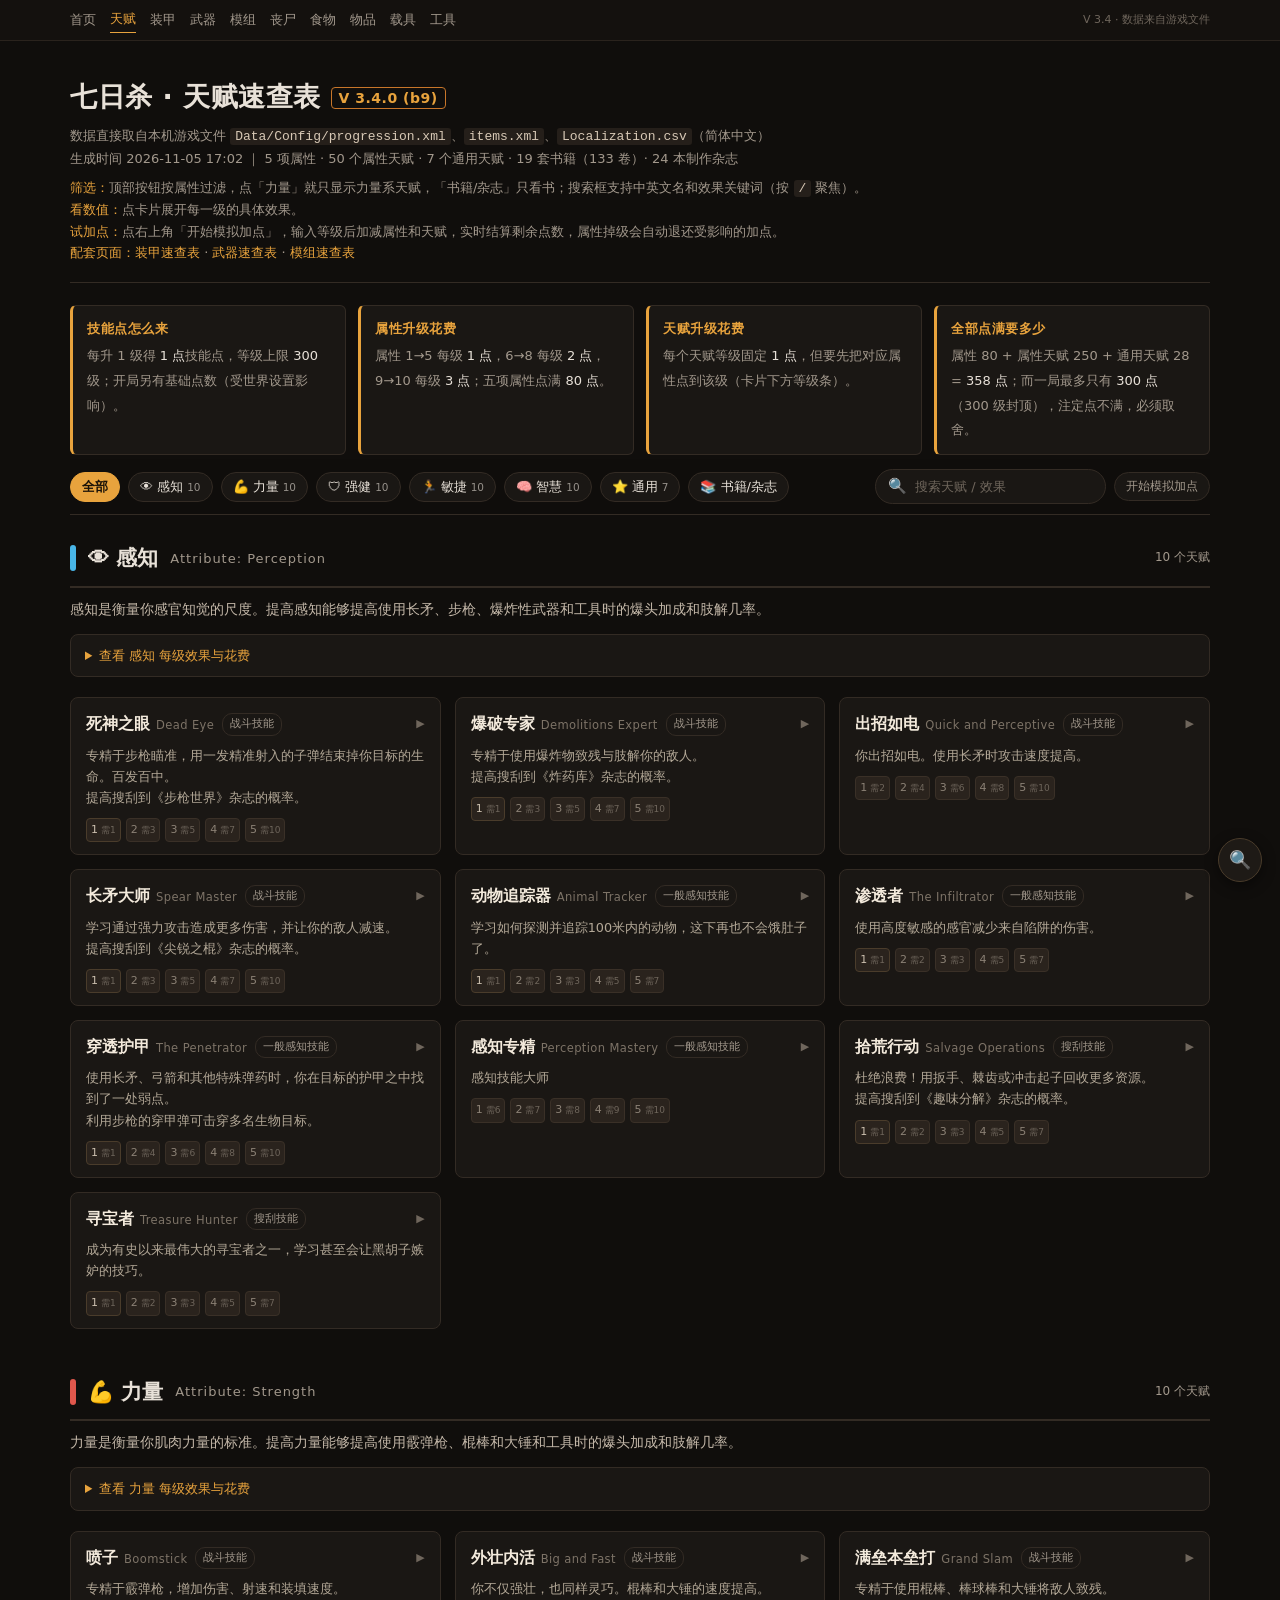
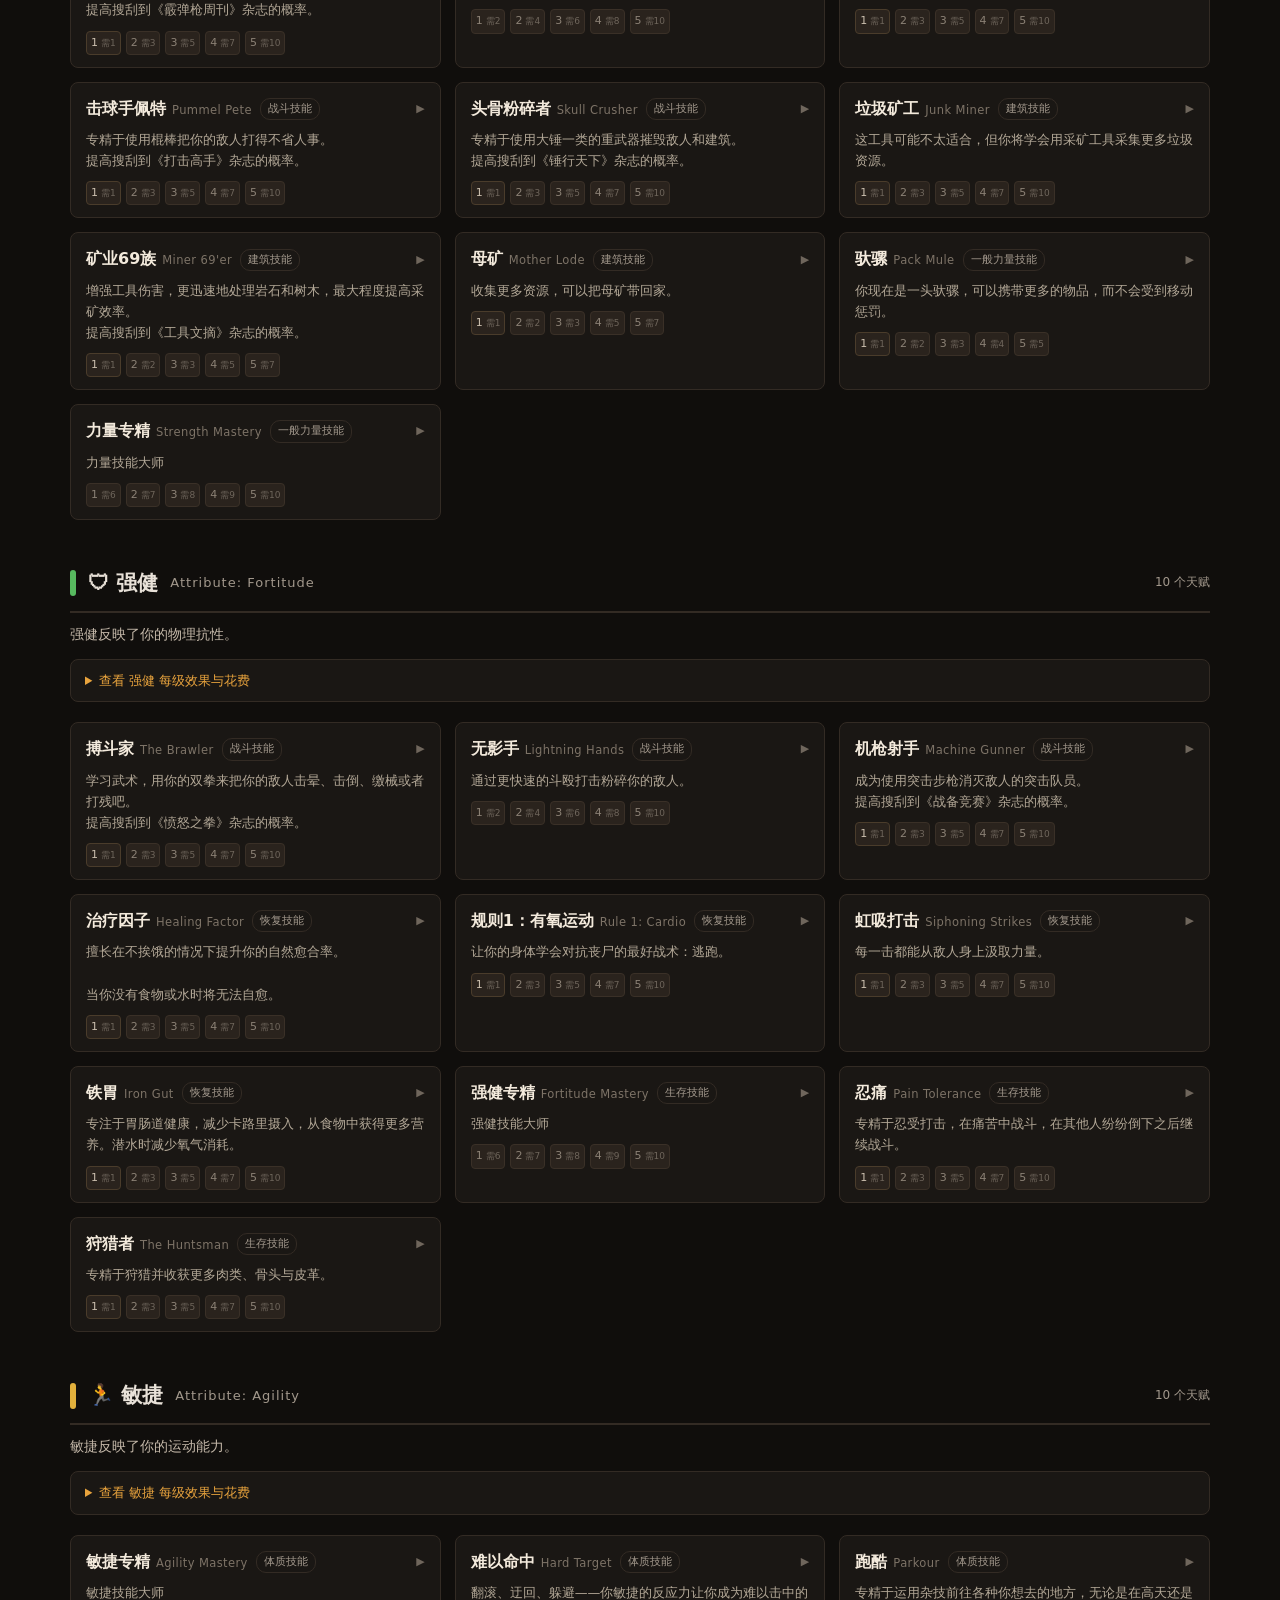
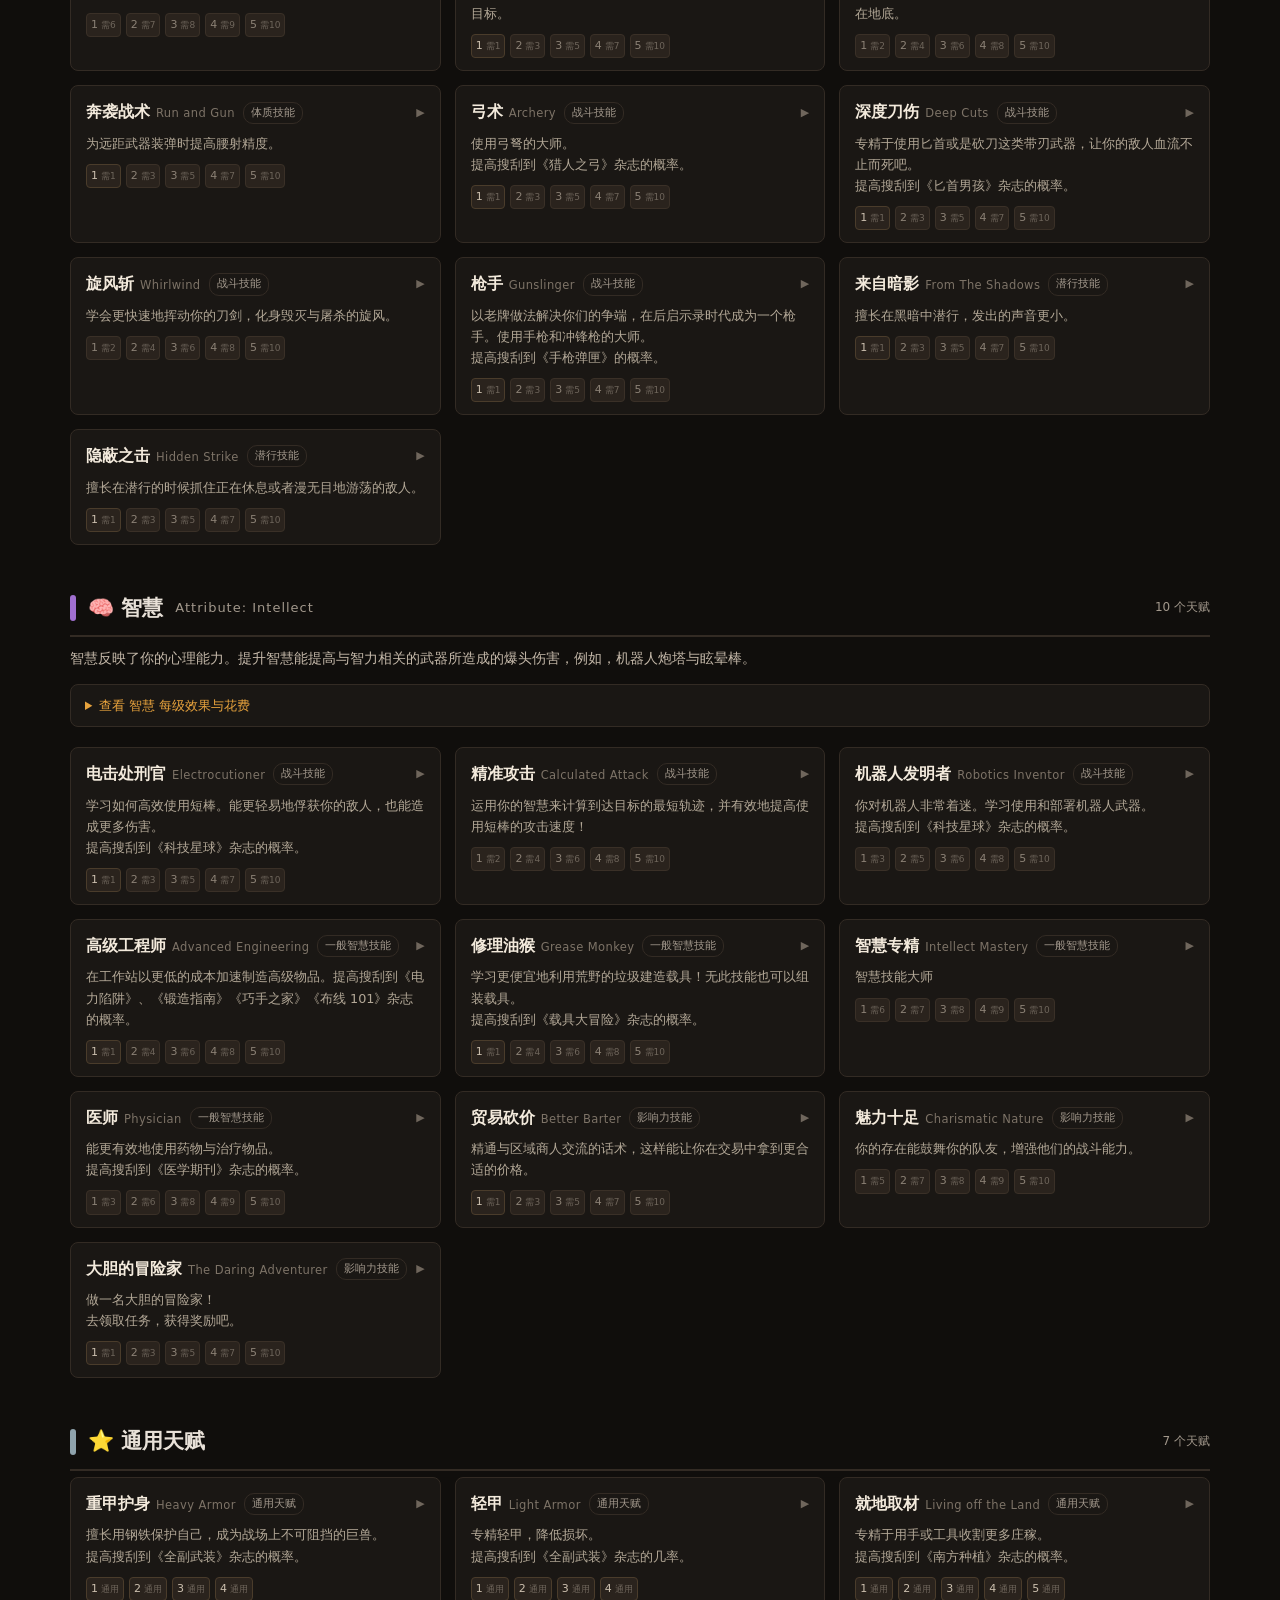
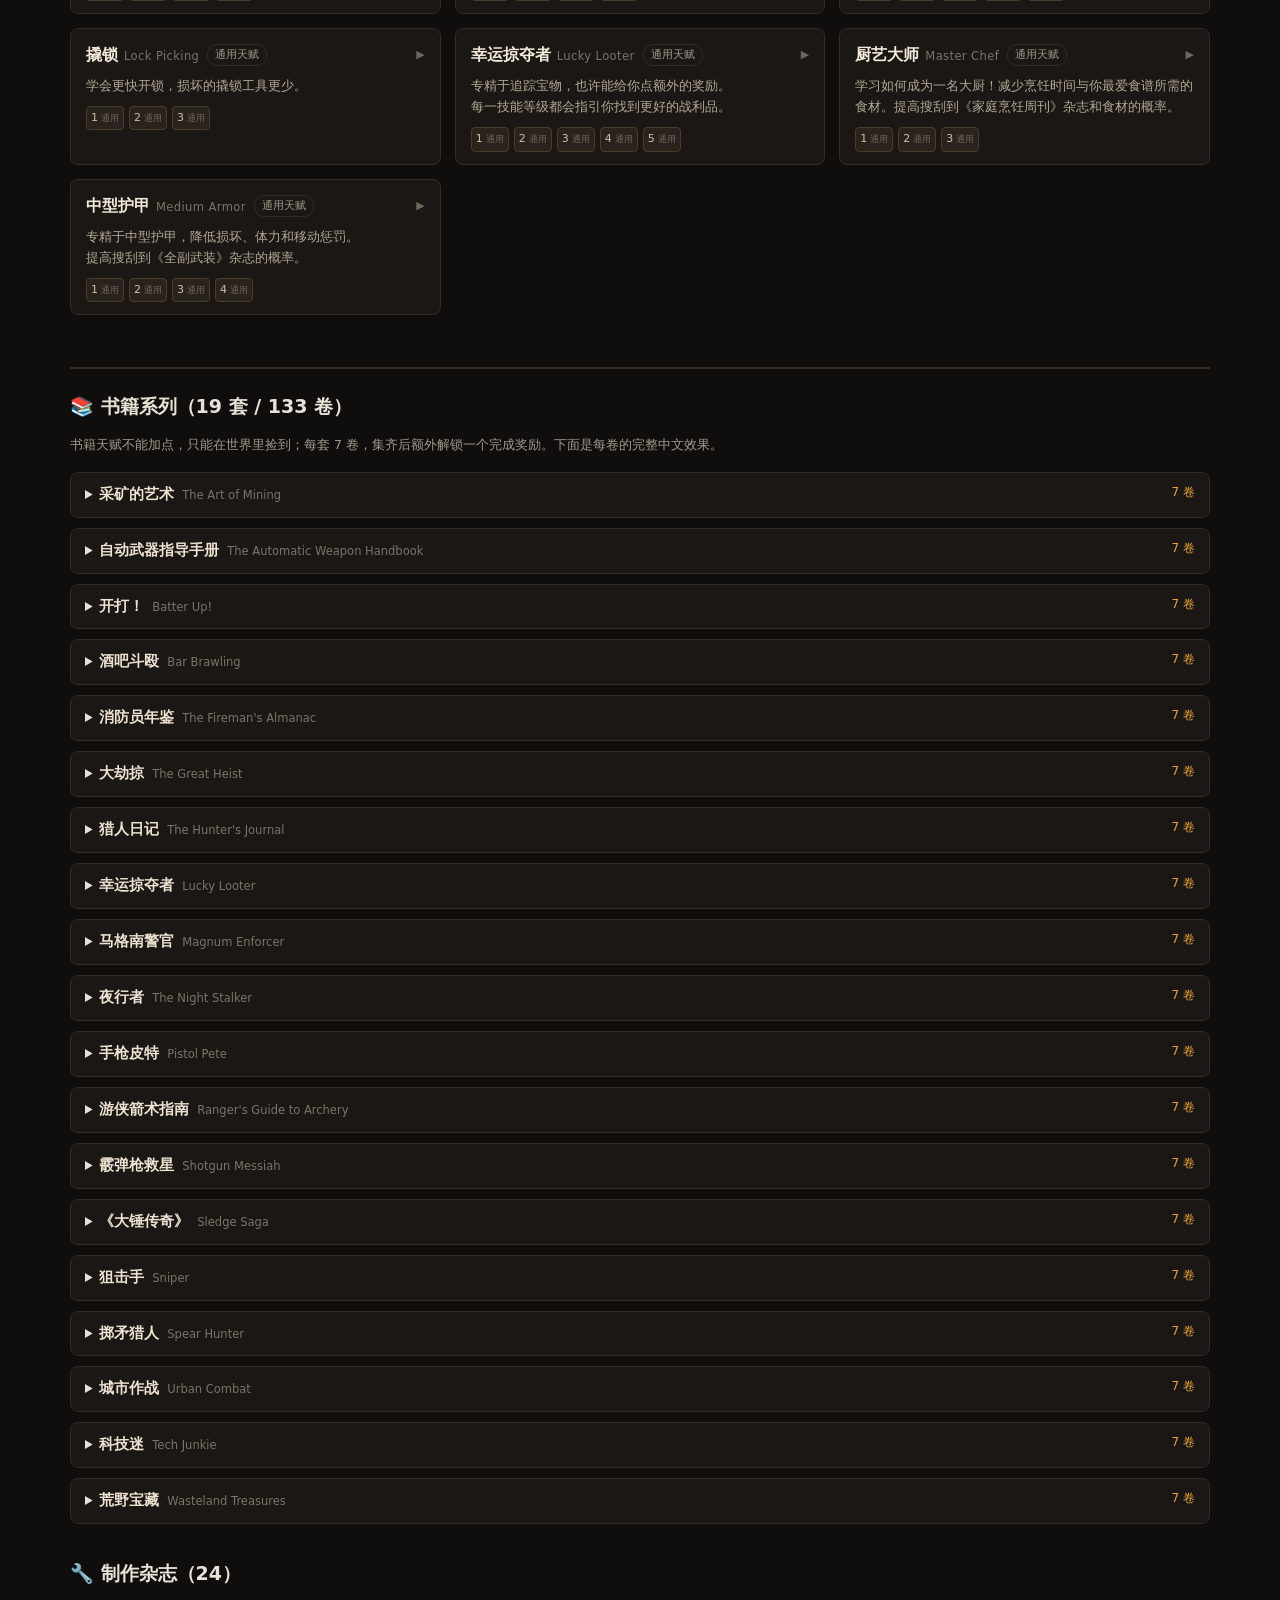
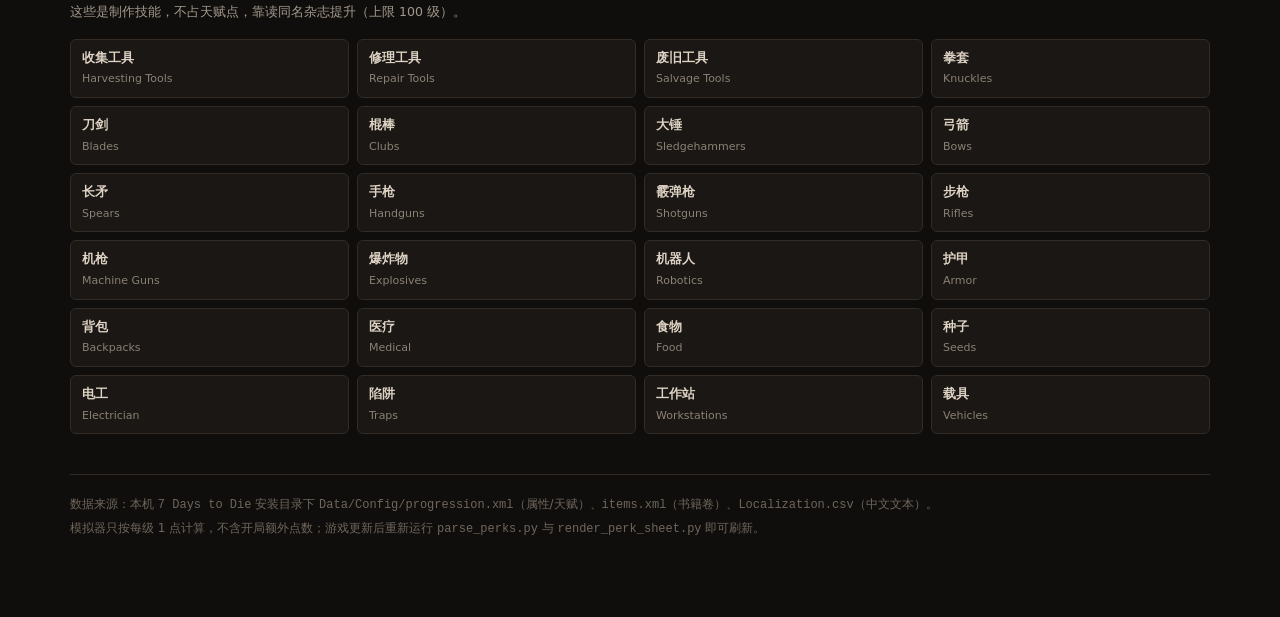
<file: site/perks.html>
<!DOCTYPE html>
<html lang="zh-CN"><head><meta charset="utf-8">
<meta name="viewport" content="width=device-width,initial-scale=1">
<title>七日杀 V3.4 天赋速查表</title>
<style>
:root{
  --bg:#100e0c; --panel:#1a1714; --panel2:#221d19; --line:#332b24;
  --text:#e8e1d8; --dim:#a2988c; --accent:#e8a33d; --accent2:#c8762a;
}
*{box-sizing:border-box}
html{scroll-behavior:smooth}
body{margin:0;background:var(--bg);color:var(--text);
  font:15px/1.65 "Microsoft YaHei","PingFang SC","Noto Sans SC",system-ui,sans-serif;}
body.plan{padding-bottom:70px}
a{color:var(--accent);text-decoration:none}
.wrap{max-width:1180px;margin:0 auto;padding:0 20px 80px}
header.top{padding:34px 0 18px;border-bottom:1px solid var(--line)}
h1{margin:0 0 6px;font-size:27px;letter-spacing:.5px}
h1 .ver{font-size:14px;color:var(--accent);border:1px solid var(--accent2);
  border-radius:4px;padding:2px 7px;margin-left:10px;vertical-align:middle}
.sub{color:var(--dim);font-size:13px}
.sub code{background:#251f1a;padding:1px 5px;border-radius:3px;color:#d8c9b6}
.rules{display:grid;grid-template-columns:repeat(auto-fit,minmax(220px,1fr));gap:12px;margin:22px 0 4px}
.rule{background:var(--panel);border:1px solid var(--line);border-left:3px solid var(--accent);
  border-radius:6px;padding:12px 14px}
.rule b{display:block;color:var(--accent);font-size:13px;letter-spacing:.5px;margin-bottom:4px}
.rule span{color:var(--dim);font-size:13px}
.rule span em{color:var(--text);font-style:normal}

nav.jump{position:sticky;top:0;z-index:20;background:rgba(16,14,12,.96);
  border-bottom:1px solid var(--line);
  display:flex;flex-wrap:wrap;gap:8px;align-items:center;padding:10px 0;margin-bottom:26px}
nav.jump a{font-size:13px;padding:5px 11px;border:1px solid var(--line);border-radius:20px;
  color:var(--text);background:var(--panel);white-space:nowrap}
nav.jump a:hover{border-color:var(--accent);color:var(--accent)}
.chipbtn{font-size:13px;padding:5px 11px;border:1px solid var(--line);border-radius:20px;
  color:var(--text);background:var(--panel);cursor:pointer;font-family:inherit;white-space:nowrap}
.chipbtn:hover{border-color:var(--accent);color:var(--accent)}
.chipbtn.on{background:var(--accent);color:#1a1208;border-color:var(--accent);font-weight:700}
.chipbtn small{opacity:.6;margin-left:4px;font-size:10.5px}
nav.jump .spacer{flex:1}
.search{display:flex;align-items:center;gap:6px;background:var(--panel);
  border:1px solid var(--line);border-radius:20px;padding:4px 12px}
.search input{background:transparent;border:0;outline:0;color:var(--text);
  font-size:13px;width:180px;font-family:inherit}
.search input::placeholder{color:#6f665c}
.btn{font-size:12px;padding:5px 11px;border-radius:20px;border:1px solid var(--line);
  background:var(--panel);color:var(--dim);cursor:pointer;font-family:inherit}
.btn:hover{color:var(--accent);border-color:var(--accent)}
.btn.primary{color:#1a1208;background:var(--accent);border-color:var(--accent);font-weight:700}
.btn.primary:hover{background:#f0b455;color:#1a1208}

section.attr{margin:0 0 46px;scroll-margin-top:70px}
.attr-head{display:flex;align-items:center;gap:12px;flex-wrap:wrap;
  padding:0 0 10px;border-bottom:2px solid var(--line);margin-bottom:6px}
.attr-head .bar{width:6px;height:26px;border-radius:3px;display:inline-block}
.attr-head h2{margin:0;font-size:21px}
.attr-head .en{color:var(--dim);font-size:13px;letter-spacing:1px}
.attr-right{margin-left:auto;display:flex;align-items:center;gap:12px;flex-wrap:wrap}
.attr-head .cnt{color:var(--dim);font-size:12px}
.attr-desc{color:#c4b8a9;font-size:13.5px;margin:10px 0 14px;max-width:900px}
details.attr-ranks{background:var(--panel);border:1px solid var(--line);border-radius:8px;
  padding:10px 14px;margin:0 0 20px;font-size:13px}
details.attr-ranks summary{cursor:pointer;color:var(--accent);outline:0;font-size:13px}
table.ranks-tbl{width:100%;border-collapse:collapse;margin-top:10px}
table.ranks-tbl td{padding:6px 8px;border-top:1px solid var(--line);vertical-align:top;color:#cfc3b5}
table.ranks-tbl td:first-child{color:var(--accent);white-space:nowrap;width:52px}
table.ranks-tbl td.cost{white-space:nowrap;width:60px;color:var(--dim)}

.grid{display:grid;grid-template-columns:repeat(auto-fill,minmax(345px,1fr));gap:14px}
.perk{background:var(--panel);border:1px solid var(--line);border-radius:8px;overflow:hidden}
.perk.open{border-color:#463a2e;background:var(--panel2)}
.perk.on{border-color:#6b5334;box-shadow:inset 0 0 0 1px #3d2f1f}
.pbody{padding:13px 15px 12px;cursor:pointer}
.phead{display:flex;align-items:center;gap:8px;flex-wrap:wrap}
.pname{font-size:16px;font-weight:700;color:#f3eadc}
.pname em{font-style:normal;font-weight:400;font-size:11.5px;color:#7d7367;
  letter-spacing:.4px;margin-left:6px}
.tag{font-size:11px;color:var(--dim);border:1px solid var(--line);
  border-radius:10px;padding:1px 7px;white-space:nowrap}
.caret{margin-left:auto;color:#6f665c;font-size:11px;transition:transform .15s}
body.plan .phead .caret{margin-left:6px}
body.plan .phead .prank{margin-left:auto}
.perk.open .caret{transform:rotate(90deg);color:var(--accent)}
.pdesc{margin:7px 0 10px;font-size:12.8px;color:#b3a897;white-space:pre-line}
.ladder{display:flex;gap:5px;flex-wrap:wrap}
.ladder i{font-style:normal;font-size:11px;min-width:22px;text-align:center;
  background:#2a231d;border:1px solid #3a3027;border-radius:4px;padding:2px 4px;color:#8b8175}
.ladder i span{color:#6f665c;font-size:9px;margin-left:3px}
.ladder i.lit{border-color:#4a3c2b;color:#cbbfae}
.ladder i.got{background:#e8a33d;border-color:#e8a33d;color:#1a1208;font-weight:700}
.ladder i.got span{color:#4a3520}
.ranks{display:none;padding:0 15px 14px;border-top:1px solid var(--line)}
.perk.open .ranks{display:block}
.rank{display:grid;grid-template-columns:26px 66px 1fr;gap:8px;padding:9px 0;
  border-bottom:1px dashed #2c2520;font-size:12.8px}
.rank:last-child{border-bottom:0}
.rank .rn{color:var(--accent);font-weight:700}
.rank .rq{color:var(--dim);font-size:11.5px;white-space:nowrap}
.rank p{margin:0;color:#c9bdad;white-space:pre-line}
.empty{color:var(--dim);padding:30px;text-align:center;font-size:14px}

/* planner controls */
.actrl,.prank{display:none;align-items:center;gap:6px}
body.plan .actrl,body.plan .prank{display:flex}
.actrl button,.prank button{width:22px;height:22px;line-height:1;padding:0;
  border-radius:5px;border:1px solid #4a3c2b;background:#2a231d;color:var(--accent);
  font-size:14px;cursor:pointer;font-family:inherit}
.actrl button:hover:not(:disabled),.prank button:hover:not(:disabled){background:#3a2f22;border-color:var(--accent)}
.actrl button:disabled,.prank button:disabled{color:#5a5148;border-color:#332b24;cursor:not-allowed}
.actrl b{color:#f3eadc;min-width:18px;text-align:center;font-size:14px}
.actrl .aspent{color:#7d7367;font-size:11px;white-space:nowrap}
.prank{margin-left:auto}
.prank b{color:var(--accent);min-width:14px;text-align:center;font-size:13px}
.prank i{font-style:normal;color:#6f665c;font-size:11px;margin-left:-3px}

#planbar{display:none;position:fixed;left:0;right:0;bottom:0;z-index:40;
  background:rgba(26,23,20,.98);border-top:1px solid #4a3c2b;
  padding:10px 18px;gap:18px;align-items:center;justify-content:center;
  font-size:13px;flex-wrap:wrap}
body.plan #planbar{display:flex}
#planbar label{color:var(--dim)}
#planbar input{width:62px;background:#0f0d0b;border:1px solid #4a3c2b;border-radius:5px;
  color:var(--text);padding:3px 7px;font-family:inherit;font-size:13px;text-align:center}
#planbar .big{font-size:15px;color:#f3eadc;font-weight:700}
#planbar .neg{color:#e0574c !important}
#planbar .hint{color:#7d7367;font-size:11.5px}

.appendix{margin-top:52px;padding-top:22px;border-top:2px solid var(--line)}
.appendix h2{font-size:19px;margin:0 0 6px}
.appendix .note{color:var(--dim);font-size:12.5px;margin-bottom:16px}
.cols{display:grid;grid-template-columns:repeat(auto-fill,minmax(260px,1fr));gap:8px}
.mini{background:var(--panel);border:1px solid var(--line);border-radius:6px;
  padding:8px 11px;font-size:12.5px}
.mini b{display:block;color:#ded3c4;font-weight:600}
.mini small{color:#8b8175;font-size:11px}
details.series{background:var(--panel);border:1px solid var(--line);border-radius:8px;margin-bottom:10px}
details.series summary{cursor:pointer;padding:10px 14px;font-size:13.5px;outline:0}
details.series summary b{color:#eee2d3;font-size:14.5px}
details.series summary small{color:#7d7367;margin-left:8px;font-size:11.5px}
details.series summary .vc{float:right;color:var(--accent);font-size:12px}
.vols{padding:0 14px 12px}
.vol{display:grid;grid-template-columns:64px 1fr;gap:10px;padding:8px 0;
  border-top:1px dashed #2c2520;font-size:12.8px}
.vol .vn{color:var(--accent);font-size:12px;white-space:nowrap}
.vol p{margin:0;color:#c2b6a6;white-space:pre-line}
.vol.done .vn{color:#57b95f}
.vol.done p{color:#9fc7a2}
footer{margin-top:40px;padding-top:18px;border-top:1px solid var(--line);
  color:#6f665c;font-size:12px;line-height:1.9}
.hide{display:none !important}
@media (max-width:620px){
  .search input{width:110px}
  .grid{grid-template-columns:1fr}
  h1{font-size:22px}
  #planbar{gap:10px;font-size:12px;padding:8px 10px}
  body.plan{padding-bottom:104px}
}
@media print{
  body{background:#fff;color:#000}
  nav.jump,#planbar{display:none !important}
  .perk,.series,.attr-ranks{background:#fff;border-color:#ccc;break-inside:avoid}
  .ranks{display:block !important}
  .pname,.pdesc,.rank p,.attr-desc,.vol p{color:#000}
}
</style>

<meta name="description" content="5 项属性、50 个属性天赋、7 个通用天赋、19 套书籍 133 卷；每级门槛、花费与完整中文效果，附加点模拟器。">
<link rel="icon" href="favicon.png">
<link rel="stylesheet" href="search.css">
<meta property="og:type" content="website">
<meta property="og:title" content="七日杀 V3.4 天赋速查表">
<meta property="og:description" content="5 项属性、50 个属性天赋、7 个通用天赋、19 套书籍 133 卷；每级门槛、花费与完整中文效果，附加点模拟器。">
<meta property="og:image" content="https://7dtd-codex.pages.dev/og.png">
<meta name="twitter:card" content="summary_large_image">
</head><body>
<div class='sitebar'><div class='in'><a href='index.html'>首页</a><a href='perks.html' class='cur'>天赋</a><a href='armor.html'>装甲</a><a href='weapons.html'>武器</a><a href='mods.html'>模组</a><a href='zombies.html'>丧尸</a><a href='food.html'>食物</a><a href='items.html'>物品</a><a href='vehicles.html'>载具</a><a href='tools.html'>工具</a><span class='ss'>V 3.4 · 数据来自游戏文件</span></div></div><button id='sbtn' title='搜索（Ctrl+K）'>🔍</button><div id='sbox' hidden><div class='sbox-in'><input id='sinput' placeholder='搜索天赋 / 装甲 / 武器 / 模组 / 丧尸 / 食物…'><div id='sres'></div></div></div><div class='wrap'>
<header class='top'>
<h1>七日杀 · 天赋速查表<span class='ver'>V 3.4.0 (b9)</span></h1>
<div class='sub'>数据直接取自本机游戏文件 <code>Data/Config/progression.xml</code>、<code>items.xml</code>、<code>Localization.csv</code>（简体中文）<br>生成时间 2026-11-05 17:02 ｜ 5 项属性 · 50 个属性天赋 · 7 个通用天赋 · 19 套书籍（133 卷）· 24 本制作杂志</div>
<div class='sub' style='margin-top:8px'><span style='color:#e8a33d'>筛选：</span>顶部按钮按属性过滤，点「力量」就只显示力量系天赋，「书籍/杂志」只看书；搜索框支持中英文名和效果关键词（按 <code>/</code> 聚焦）。<br><span style='color:#e8a33d'>看数值：</span>点卡片展开每一级的具体效果。<br><span style='color:#e8a33d'>试加点：</span>点右上角「开始模拟加点」，输入等级后加减属性和天赋，实时结算剩余点数，属性掉级会自动退还受影响的加点。<br><span style='color:#e8a33d'>配套页面：</span><a href='armor.html'>装甲速查表</a> · <a href='weapons.html'>武器速查表</a> · <a href='mods.html'>模组速查表</a></div>
</header>
<div class='rules'>
<div class='rule'><b>技能点怎么来</b><span>每升 1 级得 <em>1 点</em>技能点，等级上限 <em>300</em> 级；开局另有基础点数（受世界设置影响）。</span></div>
<div class='rule'><b>属性升级花费</b><span>属性 1→5 每级 <em>1 点</em>，6→8 每级 <em>2 点</em>，9→10 每级 <em>3 点</em>；五项属性点满 <em>80 点</em>。</span></div>
<div class='rule'><b>天赋升级花费</b><span>每个天赋等级固定 <em>1 点</em>，但要先把对应属性点到该级（卡片下方等级条）。</span></div>
<div class='rule'><b>全部点满要多少</b><span>属性 80 + 属性天赋 250 + 通用天赋 28 = <em>358 点</em>；而一局最多只有 <em>300 点</em>（300 级封顶），注定点不满，必须取舍。</span></div>
</div>
<nav class='jump'>
<button class='chipbtn on' data-cat='all'>全部</button>
<button class='chipbtn' data-cat='attPerception'>👁 感知<small>10</small></button>
<button class='chipbtn' data-cat='attStrength'>💪 力量<small>10</small></button>
<button class='chipbtn' data-cat='attFortitude'>🛡 强健<small>10</small></button>
<button class='chipbtn' data-cat='attAgility'>🏃 敏捷<small>10</small></button>
<button class='chipbtn' data-cat='attIntellect'>🧠 智慧<small>10</small></button>
<button class='chipbtn' data-cat='attGeneralPerks'>⭐ 通用<small>7</small></button>
<button class='chipbtn' data-cat='books'>📚 书籍/杂志</button>
<span class='spacer'></span>
<label class='search'>🔍<input id='q' type='search' placeholder='搜索天赋 / 效果'></label>
<button class='btn' id='plantoggle'>开始模拟加点</button>
</nav>
<section class='attr' id='attPerception' data-attr='attPerception' data-costs='0,0,1,1,1,1,2,2,2,3,3'>
<div class='attr-head'><span class='bar' style='background:#49b6e8'></span><h2>👁 感知</h2><span class='en'>Attribute: Perception</span><span class='attr-right'><span class='cnt'>10 个天赋</span><span class='actrl'><button data-act='attr-' title='降一级'>−</button><b class='alv'>1</b><button data-act='attr+' title='升一级'>+</button><span class='aspent'>已投 0 点</span></span></span></div>
<p class='attr-desc'>感知是衡量你感官知觉的尺度。提高感知能够提高使用长矛、步枪、爆炸性武器和工具时的爆头加成和肢解几率。</p>
<details class='attr-ranks'><summary>查看 感知 每级效果与花费</summary>
<table class='ranks-tbl'>
<tr><td>Lv.1</td><td class='cost'>初始</td><td>你在感知方面显得很健忘。造成 200% 爆头伤害，使用步枪、爆炸物、长矛和拾荒行动工具时也有 5% 的几率肢解僵尸。</td></tr>
<tr><td>Lv.2</td><td class='cost'>1 点</td><td>你仍然对周围的大多数事情一无所知。造成 210% 爆头伤害，使用步枪、爆炸物、长矛和拾荒行动工具时也有 10% 的几率肢解僵尸。</td></tr>
<tr><td>Lv.3</td><td class='cost'>1 点</td><td>你有时不受人注意，但会越来越好。造成 220% 爆头伤害，使用步枪、爆炸物、长矛和拾荒行动工具时也有 15% 的几率肢解僵尸。</td></tr>
<tr><td>Lv.4</td><td class='cost'>1 点</td><td>你模糊的感觉通常只是一个小挫折。造成 230% 爆头伤害，使用步枪、爆炸物、长矛和拾荒行动工具时也有 20% 的几率肢解僵尸。</td></tr>
<tr><td>Lv.5</td><td class='cost'>1 点</td><td>你观察力很强，注意到这一点就足以产生重大影响。造成 240% 爆头伤害，使用步枪、爆炸物、长矛和拾荒行动工具时也有 25% 的几率肢解僵尸。</td></tr>
<tr><td>Lv.6</td><td class='cost'>2 点</td><td>你对细节的关注显然有助于你的战斗。造成 250% 爆头伤害，使用步枪、爆炸物、长矛和拾荒行动工具也有 30% 的几率肢解僵尸。</td></tr>
<tr><td>Lv.7</td><td class='cost'>2 点</td><td>你现在可以轻松地辨别敌人的弱点了。造成 260% 爆头伤害，使用步枪、爆炸物、长矛和拾荒行动工具时也有 35% 的几率肢解僵尸。</td></tr>
<tr><td>Lv.8</td><td class='cost'>2 点</td><td>你的敏锐令人震惊。造成 270% 爆头伤害，使用步枪、爆炸物、长矛和拾荒行动工具时也有 40% 的几率肢解僵尸。</td></tr>
<tr><td>Lv.9</td><td class='cost'>3 点</td><td>你的意识很敏锐。造成 285% 爆头伤害，使用使用步枪、爆炸物、长矛和拾荒行动工具时也有 45% 的几率肢解僵尸。</td></tr>
<tr><td>Lv.10</td><td class='cost'>3 点</td><td>你无比擅长让脑袋开花。造成 300% 爆头伤害，使用步枪、爆炸物、长矛和拾荒行动工具时也有 50% 的几率肢解僵尸。</td></tr>
</table></details>
<div class='grid'>
<div class='perk' id='perkDeadEye' data-id='perkDeadEye' data-attr='attPerception' data-max='5' data-reqs='1,3,5,7,10' data-text='死神之眼 dead eye 专精于步枪瞄准，用一发精准射入的子弹结束掉你目标的生命。百发百中。
提高搜刮到《步枪世界》杂志的概率。 随手一枪。你连谷仓的宽面都能打中，使用步枪造成的伤害提高10%。瞄准和装填速度提高10%。
在战利品中找到更多步枪、零件和7.62毫米弹药。 你是一名步枪手，可以在30码外击中一块大石头。步枪伤害提高20%，瞄准速度提高20%，装填速度提高15%。
在战利品中找到更多步枪、零件和7.62毫米弹药。 神枪手，你已经能独当一面。步枪伤害提高30%，瞄准速度提高32%，装填速度提高20%，开镜瞄准时消耗的体力减少10%。
在战利品中找到更多步枪、零件和7.62毫米弹药。
连杀：连续击杀可使伤害加成依次达到10%、20%，最高可达30%。 你现在是一名神射手。步枪伤害提高40%，瞄准速度提高45%，装填速度提高25%，开镜瞄准时消耗的体力减少20%。
在战利品中找到更多步枪、零件和7.62毫米弹药。
连杀：连续击杀可使伤害加成依次达到20%、30%，最高可达40%。 你现在是一名百发百中的狙击手。步枪伤害提高50%，瞄准速度提高60%，装填速度提高30%，开镜瞄准时消耗的体力减少30%。
在战利品中找到更多步枪、零件和7.62毫米弹药。
连杀：连续击杀可使伤害加成依次达到30%、40%，最高可达50%。'>
<div class='pbody'>
<div class='phead'><span class='pname'>死神之眼<em>Dead Eye</em></span><span class='tag'>战斗技能</span><span class='prank'><button data-act='perk-' title='退一级'>−</button><b>0</b><i>/5</i><button data-act='perk+' title='点一级'>+</button></span><span class='caret'>▶</span></div>
<p class='pdesc'>专精于步枪瞄准，用一发精准射入的子弹结束掉你目标的生命。百发百中。<br>提高搜刮到《步枪世界》杂志的概率。</p>
<div class='ladder'>
<i>1<span>需1</span></i>
<i>2<span>需3</span></i>
<i>3<span>需5</span></i>
<i>4<span>需7</span></i>
<i>5<span>需10</span></i>
</div></div>
<div class='ranks'>
<div class='rank'><span class='rn'>1</span><span class='rq'>感知 1<br>1 点</span><p>随手一枪。你连谷仓的宽面都能打中，使用步枪造成的伤害提高10%。瞄准和装填速度提高10%。<br>在战利品中找到更多步枪、零件和7.62毫米弹药。</p></div>
<div class='rank'><span class='rn'>2</span><span class='rq'>感知 3<br>1 点</span><p>你是一名步枪手，可以在30码外击中一块大石头。步枪伤害提高20%，瞄准速度提高20%，装填速度提高15%。<br>在战利品中找到更多步枪、零件和7.62毫米弹药。</p></div>
<div class='rank'><span class='rn'>3</span><span class='rq'>感知 5<br>1 点</span><p>神枪手，你已经能独当一面。步枪伤害提高30%，瞄准速度提高32%，装填速度提高20%，开镜瞄准时消耗的体力减少10%。<br>在战利品中找到更多步枪、零件和7.62毫米弹药。<br>连杀：连续击杀可使伤害加成依次达到10%、20%，最高可达30%。</p></div>
<div class='rank'><span class='rn'>4</span><span class='rq'>感知 7<br>1 点</span><p>你现在是一名神射手。步枪伤害提高40%，瞄准速度提高45%，装填速度提高25%，开镜瞄准时消耗的体力减少20%。<br>在战利品中找到更多步枪、零件和7.62毫米弹药。<br>连杀：连续击杀可使伤害加成依次达到20%、30%，最高可达40%。</p></div>
<div class='rank'><span class='rn'>5</span><span class='rq'>感知 10<br>1 点</span><p>你现在是一名百发百中的狙击手。步枪伤害提高50%，瞄准速度提高60%，装填速度提高30%，开镜瞄准时消耗的体力减少30%。<br>在战利品中找到更多步枪、零件和7.62毫米弹药。<br>连杀：连续击杀可使伤害加成依次达到30%、40%，最高可达50%。</p></div>
</div></div>
<div class='perk' id='perkDemolitionsExpert' data-id='perkDemolitionsExpert' data-attr='attPerception' data-max='5' data-reqs='1,3,5,7,10' data-text='爆破专家 demolitions expert 专精于使用爆炸物致残与肢解你的敌人。
提高搜刮到《炸药库》杂志的概率。 你现在是一名新晋掷弹兵，小心那些爆炸物。伤害提高10%，装填速度提高15%，瞄准速度提高10%，肢解几率提高5%。在战利品中找到更多爆炸物和零件。 伤害提高20%，装填速度提高20%，瞄准速度提高20%，肢解几率提高10%。在战利品中找到更多爆炸物和零件。 你现在是一名爆炸物操作员。伤害提高30%，装填速度提高25%，瞄准速度提高30%，有33%的几率使敌人致残，肢解几率提高20%。在战利品中找到更多爆炸物和零件。 你现在是个火箭人。伤害提高40%，装填速度提高30%，瞄准速度提高40%，有66%的几率使敌人致残，肢解几率提高30%。在战利品中找到更多爆炸物和零件。 爆破专家。你能让东西轰然炸开。伤害提高50%，装填速度提高35%，瞄准速度提高50%，肢解几率提高45%。在战利品中找到更多爆炸物和零件。'>
<div class='pbody'>
<div class='phead'><span class='pname'>爆破专家<em>Demolitions Expert</em></span><span class='tag'>战斗技能</span><span class='prank'><button data-act='perk-' title='退一级'>−</button><b>0</b><i>/5</i><button data-act='perk+' title='点一级'>+</button></span><span class='caret'>▶</span></div>
<p class='pdesc'>专精于使用爆炸物致残与肢解你的敌人。<br>提高搜刮到《炸药库》杂志的概率。</p>
<div class='ladder'>
<i>1<span>需1</span></i>
<i>2<span>需3</span></i>
<i>3<span>需5</span></i>
<i>4<span>需7</span></i>
<i>5<span>需10</span></i>
</div></div>
<div class='ranks'>
<div class='rank'><span class='rn'>1</span><span class='rq'>感知 1<br>1 点</span><p>你现在是一名新晋掷弹兵，小心那些爆炸物。伤害提高10%，装填速度提高15%，瞄准速度提高10%，肢解几率提高5%。在战利品中找到更多爆炸物和零件。</p></div>
<div class='rank'><span class='rn'>2</span><span class='rq'>感知 3<br>1 点</span><p>伤害提高20%，装填速度提高20%，瞄准速度提高20%，肢解几率提高10%。在战利品中找到更多爆炸物和零件。</p></div>
<div class='rank'><span class='rn'>3</span><span class='rq'>感知 5<br>1 点</span><p>你现在是一名爆炸物操作员。伤害提高30%，装填速度提高25%，瞄准速度提高30%，有33%的几率使敌人致残，肢解几率提高20%。在战利品中找到更多爆炸物和零件。</p></div>
<div class='rank'><span class='rn'>4</span><span class='rq'>感知 7<br>1 点</span><p>你现在是个火箭人。伤害提高40%，装填速度提高30%，瞄准速度提高40%，有66%的几率使敌人致残，肢解几率提高30%。在战利品中找到更多爆炸物和零件。</p></div>
<div class='rank'><span class='rn'>5</span><span class='rq'>感知 10<br>1 点</span><p>爆破专家。你能让东西轰然炸开。伤害提高50%，装填速度提高35%，瞄准速度提高50%，肢解几率提高45%。在战利品中找到更多爆炸物和零件。</p></div>
</div></div>
<div class='perk' id='perkFlurryOfPerception' data-id='perkFlurryOfPerception' data-attr='attPerception' data-max='5' data-reqs='2,4,6,8,10' data-text='出招如电 quick and perceptive 你出招如电。使用长矛时攻击速度提高。 你已习得眼疾手快。
使用长矛时攻击速度提高 5%。 努力训练终得回报，你已习得突然袭击。
使用长矛时攻击速度提高 10%。 用一系列无情的连击压制敌人。
使用长矛时攻击速度提高 15%。 毫无多余动作，招招致命。
长矛攻击速度提升 20%。 你拥有闪电般的反应力，大多数对手根本来不及反应。
长矛攻击速度提升 25%。'>
<div class='pbody'>
<div class='phead'><span class='pname'>出招如电<em>Quick and Perceptive</em></span><span class='tag'>战斗技能</span><span class='prank'><button data-act='perk-' title='退一级'>−</button><b>0</b><i>/5</i><button data-act='perk+' title='点一级'>+</button></span><span class='caret'>▶</span></div>
<p class='pdesc'>你出招如电。使用长矛时攻击速度提高。</p>
<div class='ladder'>
<i>1<span>需2</span></i>
<i>2<span>需4</span></i>
<i>3<span>需6</span></i>
<i>4<span>需8</span></i>
<i>5<span>需10</span></i>
</div></div>
<div class='ranks'>
<div class='rank'><span class='rn'>1</span><span class='rq'>感知 2<br>1 点</span><p>你已习得眼疾手快。<br>使用长矛时攻击速度提高 5%。</p></div>
<div class='rank'><span class='rn'>2</span><span class='rq'>感知 4<br>1 点</span><p>努力训练终得回报，你已习得突然袭击。<br>使用长矛时攻击速度提高 10%。</p></div>
<div class='rank'><span class='rn'>3</span><span class='rq'>感知 6<br>1 点</span><p>用一系列无情的连击压制敌人。<br>使用长矛时攻击速度提高 15%。</p></div>
<div class='rank'><span class='rn'>4</span><span class='rq'>感知 8<br>1 点</span><p>毫无多余动作，招招致命。<br>长矛攻击速度提升 20%。</p></div>
<div class='rank'><span class='rn'>5</span><span class='rq'>感知 10<br>1 点</span><p>你拥有闪电般的反应力，大多数对手根本来不及反应。<br>长矛攻击速度提升 25%。</p></div>
</div></div>
<div class='perk' id='perkJavelinMaster' data-id='perkJavelinMaster' data-attr='attPerception' data-max='5' data-reqs='1,3,5,7,10' data-text='长矛大师 spear master 学习通过强力攻击造成更多伤害，并让你的敌人减速。
提高搜刮到《尖锐之棍》杂志的概率。 棍棒和石头无法打断我的骨头，但如果两者结合在一起，就能成为一支好矛。长矛造成的伤害增加10%，强力攻击有20%几率减速敌人。强力攻击的体力值消耗分别减少8%和15%。搜刮时找到更多长矛和零件。 长矛造成的伤害增加20%，强力攻击有40%几率减速敌人。强力攻击的体力值消耗分别减少15%和30%。搜刮时找到更多长矛和零件。 长矛造成的伤害增加30%，强力攻击有60%几率减速敌人。强力攻击的体力值消耗分别减少20%和40%。杀死敌人的那一击会给予10体力。搜刮时找到更多长矛和零件。 长矛造成的伤害增加40%，强力攻击有80%几率减速敌人。强力攻击的体力值消耗分别减少25%和50%。杀死敌人的那一击会给予20体力。搜刮时找到更多长矛和零件。 你已成为长矛大师，要不是如今正值末世，也许你还能参加奥林匹克。长矛造成的伤害增加50%，强力攻击有100%几率减速敌人。杀死敌人的那一击会给予30体力。搜刮时找到更多长矛和零件。'>
<div class='pbody'>
<div class='phead'><span class='pname'>长矛大师<em>Spear Master</em></span><span class='tag'>战斗技能</span><span class='prank'><button data-act='perk-' title='退一级'>−</button><b>0</b><i>/5</i><button data-act='perk+' title='点一级'>+</button></span><span class='caret'>▶</span></div>
<p class='pdesc'>学习通过强力攻击造成更多伤害，并让你的敌人减速。<br>提高搜刮到《尖锐之棍》杂志的概率。</p>
<div class='ladder'>
<i>1<span>需1</span></i>
<i>2<span>需3</span></i>
<i>3<span>需5</span></i>
<i>4<span>需7</span></i>
<i>5<span>需10</span></i>
</div></div>
<div class='ranks'>
<div class='rank'><span class='rn'>1</span><span class='rq'>感知 1<br>1 点</span><p>棍棒和石头无法打断我的骨头，但如果两者结合在一起，就能成为一支好矛。长矛造成的伤害增加10%，强力攻击有20%几率减速敌人。强力攻击的体力值消耗分别减少8%和15%。搜刮时找到更多长矛和零件。</p></div>
<div class='rank'><span class='rn'>2</span><span class='rq'>感知 3<br>1 点</span><p>长矛造成的伤害增加20%，强力攻击有40%几率减速敌人。强力攻击的体力值消耗分别减少15%和30%。搜刮时找到更多长矛和零件。</p></div>
<div class='rank'><span class='rn'>3</span><span class='rq'>感知 5<br>1 点</span><p>长矛造成的伤害增加30%，强力攻击有60%几率减速敌人。强力攻击的体力值消耗分别减少20%和40%。杀死敌人的那一击会给予10体力。搜刮时找到更多长矛和零件。</p></div>
<div class='rank'><span class='rn'>4</span><span class='rq'>感知 7<br>1 点</span><p>长矛造成的伤害增加40%，强力攻击有80%几率减速敌人。强力攻击的体力值消耗分别减少25%和50%。杀死敌人的那一击会给予20体力。搜刮时找到更多长矛和零件。</p></div>
<div class='rank'><span class='rn'>5</span><span class='rq'>感知 10<br>1 点</span><p>你已成为长矛大师，要不是如今正值末世，也许你还能参加奥林匹克。长矛造成的伤害增加50%，强力攻击有100%几率减速敌人。杀死敌人的那一击会给予30体力。搜刮时找到更多长矛和零件。</p></div>
</div></div>
<div class='perk' id='perkAnimalTracker' data-id='perkAnimalTracker' data-attr='attPerception' data-max='5' data-reqs='1,2,3,5,7' data-text='动物追踪器 animal tracker 学习如何探测并追踪100米内的动物，这下再也不会饿肚子了。 蹲下来用你的火眼金睛找寻兔子、蛇或鸡这类小型动物的踪迹吧。
追踪到的动物会标记在你的指南针与地图上。 你犹如鹰一样的感官能检测鹿和野猪。 你成为了终极的追猎者。可检测到丛林狼、灰狼、丧尸狗一类的食肉动物。 足迹越大，危险越大。可追踪美洲狮、熊等大型猎物。 恐狼与丧尸熊统治荒野，但你能轻松追踪它们。'>
<div class='pbody'>
<div class='phead'><span class='pname'>动物追踪器<em>Animal Tracker</em></span><span class='tag'>一般感知技能</span><span class='prank'><button data-act='perk-' title='退一级'>−</button><b>0</b><i>/5</i><button data-act='perk+' title='点一级'>+</button></span><span class='caret'>▶</span></div>
<p class='pdesc'>学习如何探测并追踪100米内的动物，这下再也不会饿肚子了。</p>
<div class='ladder'>
<i>1<span>需1</span></i>
<i>2<span>需2</span></i>
<i>3<span>需3</span></i>
<i>4<span>需5</span></i>
<i>5<span>需7</span></i>
</div></div>
<div class='ranks'>
<div class='rank'><span class='rn'>1</span><span class='rq'>感知 1<br>1 点</span><p>蹲下来用你的火眼金睛找寻兔子、蛇或鸡这类小型动物的踪迹吧。<br>追踪到的动物会标记在你的指南针与地图上。</p></div>
<div class='rank'><span class='rn'>2</span><span class='rq'>感知 2<br>1 点</span><p>你犹如鹰一样的感官能检测鹿和野猪。</p></div>
<div class='rank'><span class='rn'>3</span><span class='rq'>感知 3<br>1 点</span><p>你成为了终极的追猎者。可检测到丛林狼、灰狼、丧尸狗一类的食肉动物。</p></div>
<div class='rank'><span class='rn'>4</span><span class='rq'>感知 5<br>1 点</span><p>足迹越大，危险越大。可追踪美洲狮、熊等大型猎物。</p></div>
<div class='rank'><span class='rn'>5</span><span class='rq'>感知 7<br>1 点</span><p>恐狼与丧尸熊统治荒野，但你能轻松追踪它们。</p></div>
</div></div>
<div class='perk' id='perkInfiltrator' data-id='perkInfiltrator' data-attr='attPerception' data-max='5' data-reqs='1,2,3,5,7' data-text='渗透者 the infiltrator 使用高度敏感的感官减少来自陷阱的伤害。 你成了一只钻地鼹鼠，可以更容易穿过危险的陷阱。
松动木板陷阱和地雷触发会慢半秒。
地雷造成的伤害减少 20%。
可以拾起铁皮地雷了。 入侵者可以自信满满地穿过危险环境。
松动木板陷阱和地雷触发会慢 1 秒。
地雷造成的伤害减少 35%。
可以拾取炖锅地雷了。 渗透大师可以安全地通过最危险的雷区。
松动木板陷阱和地雷触发会慢 2 秒。
地雷造成的伤害减少 50%。
可以拾取轮毂盖地雷了。 步履轻盈的人不会触发陷阱。
松动木板陷阱与地雷触发延迟 3 秒。
地雷伤害减免 60%。
可以拾取空气过滤地雷了。 地雷专家无所畏惧。
松动木板陷阱与地雷触发延迟 5 秒。
地雷伤害减免 75%。'>
<div class='pbody'>
<div class='phead'><span class='pname'>渗透者<em>The Infiltrator</em></span><span class='tag'>一般感知技能</span><span class='prank'><button data-act='perk-' title='退一级'>−</button><b>0</b><i>/5</i><button data-act='perk+' title='点一级'>+</button></span><span class='caret'>▶</span></div>
<p class='pdesc'>使用高度敏感的感官减少来自陷阱的伤害。</p>
<div class='ladder'>
<i>1<span>需1</span></i>
<i>2<span>需2</span></i>
<i>3<span>需3</span></i>
<i>4<span>需5</span></i>
<i>5<span>需7</span></i>
</div></div>
<div class='ranks'>
<div class='rank'><span class='rn'>1</span><span class='rq'>感知 1<br>1 点</span><p>你成了一只钻地鼹鼠，可以更容易穿过危险的陷阱。<br>松动木板陷阱和地雷触发会慢半秒。<br>地雷造成的伤害减少 20%。<br>可以拾起铁皮地雷了。</p></div>
<div class='rank'><span class='rn'>2</span><span class='rq'>感知 2<br>1 点</span><p>入侵者可以自信满满地穿过危险环境。<br>松动木板陷阱和地雷触发会慢 1 秒。<br>地雷造成的伤害减少 35%。<br>可以拾取炖锅地雷了。</p></div>
<div class='rank'><span class='rn'>3</span><span class='rq'>感知 3<br>1 点</span><p>渗透大师可以安全地通过最危险的雷区。<br>松动木板陷阱和地雷触发会慢 2 秒。<br>地雷造成的伤害减少 50%。<br>可以拾取轮毂盖地雷了。</p></div>
<div class='rank'><span class='rn'>4</span><span class='rq'>感知 5<br>1 点</span><p>步履轻盈的人不会触发陷阱。<br>松动木板陷阱与地雷触发延迟 3 秒。<br>地雷伤害减免 60%。<br>可以拾取空气过滤地雷了。</p></div>
<div class='rank'><span class='rn'>5</span><span class='rq'>感知 7<br>1 点</span><p>地雷专家无所畏惧。<br>松动木板陷阱与地雷触发延迟 5 秒。<br>地雷伤害减免 75%。</p></div>
</div></div>
<div class='perk' id='perkPenetrator' data-id='perkPenetrator' data-attr='attPerception' data-max='5' data-reqs='1,4,6,8,10' data-text='穿透护甲 the penetrator 使用长矛、弓箭和其他特殊弹药时，你在目标的护甲之中找到了一处弱点。
利用步枪的穿甲弹可击穿多名生物目标。 使用火器和弓弩时无视目标10%的护甲防护，使任何目标的护甲防护降低20%。 使用火器和弓弩时无视目标15%的护甲防护，使任何目标的护甲防护降低30%。
使用猎枪、杠杆式步枪或狙击枪时，穿甲弹可以额外穿透一个目标或一块生命值最高为500的物块。 使用火器和弓弩时无视目标20%的护甲防护，使任何目标的护甲防护降低40%。
使用猎枪、杠杆式步枪或狙击枪时，穿甲弹可以额外穿透两个目标或一块生命值最高为750的物块。 使用火器和弓弩时无视目标20%的护甲防护，使任何目标的护甲防护降低50%。
使用猎枪、杠杆式步枪或狙击枪时，穿甲弹可以额外穿透三个目标或一块生命值最高为1000的物块。 使用火器和弓弩时无视目标 20% 的护甲防护，使任何目标的护甲防护降低 50%。
使用猎枪、杠杆式步枪或狙击枪时，穿甲弹可以额外穿透四个目标或一块生命值最高为 1000 的物块。'>
<div class='pbody'>
<div class='phead'><span class='pname'>穿透护甲<em>The Penetrator</em></span><span class='tag'>一般感知技能</span><span class='prank'><button data-act='perk-' title='退一级'>−</button><b>0</b><i>/5</i><button data-act='perk+' title='点一级'>+</button></span><span class='caret'>▶</span></div>
<p class='pdesc'>使用长矛、弓箭和其他特殊弹药时，你在目标的护甲之中找到了一处弱点。<br>利用步枪的穿甲弹可击穿多名生物目标。</p>
<div class='ladder'>
<i>1<span>需1</span></i>
<i>2<span>需4</span></i>
<i>3<span>需6</span></i>
<i>4<span>需8</span></i>
<i>5<span>需10</span></i>
</div></div>
<div class='ranks'>
<div class='rank'><span class='rn'>1</span><span class='rq'>感知 1<br>1 点</span><p>使用火器和弓弩时无视目标10%的护甲防护，使任何目标的护甲防护降低20%。</p></div>
<div class='rank'><span class='rn'>2</span><span class='rq'>感知 4<br>1 点</span><p>使用火器和弓弩时无视目标15%的护甲防护，使任何目标的护甲防护降低30%。<br>使用猎枪、杠杆式步枪或狙击枪时，穿甲弹可以额外穿透一个目标或一块生命值最高为500的物块。</p></div>
<div class='rank'><span class='rn'>3</span><span class='rq'>感知 6<br>1 点</span><p>使用火器和弓弩时无视目标20%的护甲防护，使任何目标的护甲防护降低40%。<br>使用猎枪、杠杆式步枪或狙击枪时，穿甲弹可以额外穿透两个目标或一块生命值最高为750的物块。</p></div>
<div class='rank'><span class='rn'>4</span><span class='rq'>感知 8<br>1 点</span><p>使用火器和弓弩时无视目标20%的护甲防护，使任何目标的护甲防护降低50%。<br>使用猎枪、杠杆式步枪或狙击枪时，穿甲弹可以额外穿透三个目标或一块生命值最高为1000的物块。</p></div>
<div class='rank'><span class='rn'>5</span><span class='rq'>感知 10<br>1 点</span><p>使用火器和弓弩时无视目标 20% 的护甲防护，使任何目标的护甲防护降低 50%。<br>使用猎枪、杠杆式步枪或狙击枪时，穿甲弹可以额外穿透四个目标或一块生命值最高为 1000 的物块。</p></div>
</div></div>
<div class='perk' id='perkPerceptionMastery' data-id='perkPerceptionMastery' data-attr='attPerception' data-max='5' data-reqs='6,7,8,9,10' data-text='感知专精 perception mastery 感知技能大师 从软垫座椅、床铺、购物篮、购物车、汽车座椅、行李箱和衣物堆中搜刮公爵币和现金。 从汽车、枪柜和购物车中采集钢材。 长矛和步枪的主要攻击造成流血伤害。 长矛冲刺强力攻击伤害提升 25%。 步枪射击伤害提升 50%。'>
<div class='pbody'>
<div class='phead'><span class='pname'>感知专精<em>Perception Mastery</em></span><span class='tag'>一般感知技能</span><span class='prank'><button data-act='perk-' title='退一级'>−</button><b>0</b><i>/5</i><button data-act='perk+' title='点一级'>+</button></span><span class='caret'>▶</span></div>
<p class='pdesc'>感知技能大师</p>
<div class='ladder'>
<i>1<span>需6</span></i>
<i>2<span>需7</span></i>
<i>3<span>需8</span></i>
<i>4<span>需9</span></i>
<i>5<span>需10</span></i>
</div></div>
<div class='ranks'>
<div class='rank'><span class='rn'>1</span><span class='rq'>感知 6<br>1 点</span><p>从软垫座椅、床铺、购物篮、购物车、汽车座椅、行李箱和衣物堆中搜刮公爵币和现金。</p></div>
<div class='rank'><span class='rn'>2</span><span class='rq'>感知 7<br>1 点</span><p>从汽车、枪柜和购物车中采集钢材。</p></div>
<div class='rank'><span class='rn'>3</span><span class='rq'>感知 8<br>1 点</span><p>长矛和步枪的主要攻击造成流血伤害。</p></div>
<div class='rank'><span class='rn'>4</span><span class='rq'>感知 9<br>1 点</span><p>长矛冲刺强力攻击伤害提升 25%。</p></div>
<div class='rank'><span class='rn'>5</span><span class='rq'>感知 10<br>1 点</span><p>步枪射击伤害提升 50%。</p></div>
</div></div>
<div class='perk' id='perkSalvageOperations' data-id='perkSalvageOperations' data-attr='attPerception' data-max='5' data-reqs='1,2,3,5,7' data-text='拾荒行动 salvage operations 杜绝浪费！用扳手、棘齿或冲击起子回收更多资源。
提高搜刮到《趣味分解》杂志的概率。 谁知道把东西拆开之后能找到什么有用的零件呢？回收工具造成的伤害增加 10%，使用扳手、棘齿或冲击起子时获得的资源最多增加 20%。强力攻击的体力值消耗分别减少 8% 和 15%。搜刮时找到更多回收工具和零件。 人们都管你叫捡破烂的，但至少你还付出了劳动。回收工具造成的伤害增加 20%，使用扳手、棘齿或冲击起子时获得的资源最多增加 40%。强力攻击的体力值消耗分别减少 15% 和 30%。搜刮时找到更多回收工具和零件。 似乎你比其他捡垃圾的更懂得如何能回收更有用的零件。回收工具造成的伤害增加 30%，使用扳手、棘齿或冲击起子时获得的资源最多增加 60%。强力攻击的体力值消耗分别减少 20% 和 40%。搜刮时找到更多回收工具和零件。 你收集废旧零件的能力非同一般。回收工具造成的伤害增加 40%，使用扳手、棘齿或冲击起子时获得的资源最多增加 80%。强力攻击的体力值消耗分别减少 25% 和 50%。搜刮时找到更多回收工具和零件。 你是垃圾回收圈的王，灾变后生存下来的这帮机械师都嫉妒死你了。回收工具造成的伤害增加 50%，使用扳手、棘齿或冲击起子时获得的资源最多增加 100%。搜刮时找到更多回收工具和零件。'>
<div class='pbody'>
<div class='phead'><span class='pname'>拾荒行动<em>Salvage Operations</em></span><span class='tag'>搜刮技能</span><span class='prank'><button data-act='perk-' title='退一级'>−</button><b>0</b><i>/5</i><button data-act='perk+' title='点一级'>+</button></span><span class='caret'>▶</span></div>
<p class='pdesc'>杜绝浪费！用扳手、棘齿或冲击起子回收更多资源。<br>提高搜刮到《趣味分解》杂志的概率。</p>
<div class='ladder'>
<i>1<span>需1</span></i>
<i>2<span>需2</span></i>
<i>3<span>需3</span></i>
<i>4<span>需5</span></i>
<i>5<span>需7</span></i>
</div></div>
<div class='ranks'>
<div class='rank'><span class='rn'>1</span><span class='rq'>感知 1<br>1 点</span><p>谁知道把东西拆开之后能找到什么有用的零件呢？回收工具造成的伤害增加 10%，使用扳手、棘齿或冲击起子时获得的资源最多增加 20%。强力攻击的体力值消耗分别减少 8% 和 15%。搜刮时找到更多回收工具和零件。</p></div>
<div class='rank'><span class='rn'>2</span><span class='rq'>感知 2<br>1 点</span><p>人们都管你叫捡破烂的，但至少你还付出了劳动。回收工具造成的伤害增加 20%，使用扳手、棘齿或冲击起子时获得的资源最多增加 40%。强力攻击的体力值消耗分别减少 15% 和 30%。搜刮时找到更多回收工具和零件。</p></div>
<div class='rank'><span class='rn'>3</span><span class='rq'>感知 3<br>1 点</span><p>似乎你比其他捡垃圾的更懂得如何能回收更有用的零件。回收工具造成的伤害增加 30%，使用扳手、棘齿或冲击起子时获得的资源最多增加 60%。强力攻击的体力值消耗分别减少 20% 和 40%。搜刮时找到更多回收工具和零件。</p></div>
<div class='rank'><span class='rn'>4</span><span class='rq'>感知 5<br>1 点</span><p>你收集废旧零件的能力非同一般。回收工具造成的伤害增加 40%，使用扳手、棘齿或冲击起子时获得的资源最多增加 80%。强力攻击的体力值消耗分别减少 25% 和 50%。搜刮时找到更多回收工具和零件。</p></div>
<div class='rank'><span class='rn'>5</span><span class='rq'>感知 7<br>1 点</span><p>你是垃圾回收圈的王，灾变后生存下来的这帮机械师都嫉妒死你了。回收工具造成的伤害增加 50%，使用扳手、棘齿或冲击起子时获得的资源最多增加 100%。搜刮时找到更多回收工具和零件。</p></div>
</div></div>
<div class='perk' id='perkTreasureHunter' data-id='perkTreasureHunter' data-attr='attPerception' data-max='5' data-reqs='1,2,3,5,7' data-text='寻宝者 treasure hunter 成为有史以来最伟大的寻宝者之一，学习甚至会让黑胡子嫉妒的技巧。 每挖掘 7 个物块，寻宝半径减少 1 米。如果没有技能，你必须每个藏宝处挖掘 10 个物块。
对泥土伤害提升 50%。
在埋藏的宝藏中多找到10%的物品。 每挖掘 5 个物块，寻宝半径减少 1 米。
对泥土伤害提升 100%。
在埋藏的宝藏中多找到 20% 的物品。 每挖掘 3 个物块，寻宝半径减少 1 米。
靠近宝箱时受到的敌人伤害减少 50%。
在埋藏的宝藏中多找到 30% 的物品。 所有埋藏的宝箱额外掉落公爵币与现金。 所有埋藏的宝箱额外掉落武器、护甲或稀有物品。'>
<div class='pbody'>
<div class='phead'><span class='pname'>寻宝者<em>Treasure Hunter</em></span><span class='tag'>搜刮技能</span><span class='prank'><button data-act='perk-' title='退一级'>−</button><b>0</b><i>/5</i><button data-act='perk+' title='点一级'>+</button></span><span class='caret'>▶</span></div>
<p class='pdesc'>成为有史以来最伟大的寻宝者之一，学习甚至会让黑胡子嫉妒的技巧。</p>
<div class='ladder'>
<i>1<span>需1</span></i>
<i>2<span>需2</span></i>
<i>3<span>需3</span></i>
<i>4<span>需5</span></i>
<i>5<span>需7</span></i>
</div></div>
<div class='ranks'>
<div class='rank'><span class='rn'>1</span><span class='rq'>感知 1<br>1 点</span><p>每挖掘 7 个物块，寻宝半径减少 1 米。如果没有技能，你必须每个藏宝处挖掘 10 个物块。<br>对泥土伤害提升 50%。<br>在埋藏的宝藏中多找到10%的物品。</p></div>
<div class='rank'><span class='rn'>2</span><span class='rq'>感知 2<br>1 点</span><p>每挖掘 5 个物块，寻宝半径减少 1 米。<br>对泥土伤害提升 100%。<br>在埋藏的宝藏中多找到 20% 的物品。</p></div>
<div class='rank'><span class='rn'>3</span><span class='rq'>感知 3<br>1 点</span><p>每挖掘 3 个物块，寻宝半径减少 1 米。<br>靠近宝箱时受到的敌人伤害减少 50%。<br>在埋藏的宝藏中多找到 30% 的物品。</p></div>
<div class='rank'><span class='rn'>4</span><span class='rq'>感知 5<br>1 点</span><p>所有埋藏的宝箱额外掉落公爵币与现金。</p></div>
<div class='rank'><span class='rn'>5</span><span class='rq'>感知 7<br>1 点</span><p>所有埋藏的宝箱额外掉落武器、护甲或稀有物品。</p></div>
</div></div>
</div>
</section>
<section class='attr' id='attStrength' data-attr='attStrength' data-costs='0,0,1,1,1,1,2,2,2,3,3'>
<div class='attr-head'><span class='bar' style='background:#e0574c'></span><h2>💪 力量</h2><span class='en'>Attribute: Strength</span><span class='attr-right'><span class='cnt'>10 个天赋</span><span class='actrl'><button data-act='attr-' title='降一级'>−</button><b class='alv'>1</b><button data-act='attr+' title='升一级'>+</button><span class='aspent'>已投 0 点</span></span></span></div>
<p class='attr-desc'>力量是衡量你肌肉力量的标准。提高力量能够提高使用霰弹枪、棍棒和大锤和工具时的爆头加成和肢解几率。</p>
<details class='attr-ranks'><summary>查看 力量 每级效果与花费</summary>
<table class='ranks-tbl'>
<tr><td>Lv.1</td><td class='cost'>初始</td><td>每个人都想成为健美运动员，但没人想举起那么沉重的重量。造成 200% 爆头伤害，使用霰弹枪、棍棒、大锤和矿业 69 族工具时也有 5% 的几率肢解僵尸。</td></tr>
<tr><td>Lv.2</td><td class='cost'>1 点</td><td>你可能骨瘦如柴，但你内心有一团火，让你变得强大。造成 210% 爆头伤害，使用霰弹枪、棍棒、大锤和矿业 69 族工具时也有 10% 的几率肢解僵尸。</td></tr>
<tr><td>Lv.3</td><td class='cost'>1 点</td><td>像你这样喝牛奶的人为啥要来丧尸启示录里？造成 220% 爆头伤害，使用霰弹枪、棍棒、大锤和矿业 69 族工具时也有 15% 的几率肢解僵尸。</td></tr>
<tr><td>Lv.4</td><td class='cost'>1 点</td><td>你的备胎也许能让你免于饥饿，但却不能帮你挥起大锤。造成 230% 爆头伤害，使用霰弹枪、棍棒、大锤和矿业 69 族工具时也有 20% 的几率肢解僵尸。</td></tr>
<tr><td>Lv.5</td><td class='cost'>1 点</td><td>你很健康。并且能够造成 240% 爆头伤害，使用霰弹枪、棍棒、大锤和矿业 69 族工具时也有 25% 的几率肢解僵尸。</td></tr>
<tr><td>Lv.6</td><td class='cost'>2 点</td><td>你很强壮，健身房里其他的人都羡慕你。造成 250% 爆头伤害，使用霰弹枪、棍棒、大锤和矿业 69 族工具时也有 30% 的几率肢解僵尸。</td></tr>
<tr><td>Lv.7</td><td class='cost'>2 点</td><td>抽杆和大锤给了你一些收获，兄弟。造成 260% 爆头伤害，使用霰弹枪、棍棒、大锤和矿业 69 族工具时也有 35% 的几率肢解僵尸。</td></tr>
<tr><td>Lv.8</td><td class='cost'>2 点</td><td>你的力量堪称传奇。造成 270% 爆头伤害，使用霰弹枪、棍棒、大锤和矿业 69 族工具时也有 40% 的几率肢解僵尸。</td></tr>
<tr><td>Lv.9</td><td class='cost'>3 点</td><td>大小、力量和体力现在都是冠军级别。造成 285% 爆头伤害，使用霰弹枪、棍棒、大锤和矿业 69 族工具时也有 45% 的几率肢解僵尸。</td></tr>
<tr><td>Lv.10</td><td class='cost'>3 点</td><td>如果世界末日没有摧毁你的梦想，你可能成为奥运冠军。现在你可以粉碎丧尸了。造成 300% 爆头伤害，使用霰弹枪、棍棒、大锤和矿业 69 族工具时也有 50% 的几率肢解僵尸。</td></tr>
</table></details>
<div class='grid'>
<div class='perk' id='perkBoomstick' data-id='perkBoomstick' data-attr='attStrength' data-max='5' data-reqs='1,3,5,7,10' data-text='喷子 boomstick 专精于霰弹枪，增加伤害、射速和装填速度。
提高搜刮到《霰弹枪周刊》杂志的概率。 可能你不太擅长瞄准，也可能你就是喜欢近距离把敌人轰成渣。不管怎么说，手里拿着霰弹枪的流浪汉可不是好惹的。霰弹枪造成的伤害增加 10%，射速加快 10%，装弹速度加快 10%。能将敌人击晕 6 秒。搜刮时找到更多霰弹枪、零件和霰弹枪弹药。 在荒野上作为一名游牧民游荡磨砺了你的霰弹枪技巧。霰弹枪造成的伤害增加 20%，射速加快 20%，装弹速度加快 15%。搜刮时找到更多霰弹枪、零件和霰弹枪弹药。 要是还有打陶土鸭大赛的话，你肯定能百发百中，大家都会把你当成霰弹枪专家的。霰弹枪造成的伤害增加30%，射速加快30%，装弹速度加快20%。能将敌人击晕8秒。搜刮时找到更多霰弹枪、零件和霰弹枪弹药。 霰弹枪在你手里已经是一种非常致命的武器，你现在是霰弹枪大师，也是大师级霰弹枪手了。霰弹枪造成的伤害增加40%，射速加快40%，装弹速度加快25%。搜刮时找到更多霰弹枪、零件和霰弹枪弹药。 你已经飞升成为霰弹枪之神，遇到你，你的敌人就可以去见鬼了。霰弹枪造成的伤害增加 50%，射速加快 50%，装弹速度加快 30%。搜刮时找到更多霰弹枪、零件和霰弹枪弹药。
击中腿部可以使敌人致残。'>
<div class='pbody'>
<div class='phead'><span class='pname'>喷子<em>Boomstick</em></span><span class='tag'>战斗技能</span><span class='prank'><button data-act='perk-' title='退一级'>−</button><b>0</b><i>/5</i><button data-act='perk+' title='点一级'>+</button></span><span class='caret'>▶</span></div>
<p class='pdesc'>专精于霰弹枪，增加伤害、射速和装填速度。<br>提高搜刮到《霰弹枪周刊》杂志的概率。</p>
<div class='ladder'>
<i>1<span>需1</span></i>
<i>2<span>需3</span></i>
<i>3<span>需5</span></i>
<i>4<span>需7</span></i>
<i>5<span>需10</span></i>
</div></div>
<div class='ranks'>
<div class='rank'><span class='rn'>1</span><span class='rq'>力量 1<br>1 点</span><p>可能你不太擅长瞄准，也可能你就是喜欢近距离把敌人轰成渣。不管怎么说，手里拿着霰弹枪的流浪汉可不是好惹的。霰弹枪造成的伤害增加 10%，射速加快 10%，装弹速度加快 10%。能将敌人击晕 6 秒。搜刮时找到更多霰弹枪、零件和霰弹枪弹药。</p></div>
<div class='rank'><span class='rn'>2</span><span class='rq'>力量 3<br>1 点</span><p>在荒野上作为一名游牧民游荡磨砺了你的霰弹枪技巧。霰弹枪造成的伤害增加 20%，射速加快 20%，装弹速度加快 15%。搜刮时找到更多霰弹枪、零件和霰弹枪弹药。</p></div>
<div class='rank'><span class='rn'>3</span><span class='rq'>力量 5<br>1 点</span><p>要是还有打陶土鸭大赛的话，你肯定能百发百中，大家都会把你当成霰弹枪专家的。霰弹枪造成的伤害增加30%，射速加快30%，装弹速度加快20%。能将敌人击晕8秒。搜刮时找到更多霰弹枪、零件和霰弹枪弹药。</p></div>
<div class='rank'><span class='rn'>4</span><span class='rq'>力量 7<br>1 点</span><p>霰弹枪在你手里已经是一种非常致命的武器，你现在是霰弹枪大师，也是大师级霰弹枪手了。霰弹枪造成的伤害增加40%，射速加快40%，装弹速度加快25%。搜刮时找到更多霰弹枪、零件和霰弹枪弹药。</p></div>
<div class='rank'><span class='rn'>5</span><span class='rq'>力量 10<br>1 点</span><p>你已经飞升成为霰弹枪之神，遇到你，你的敌人就可以去见鬼了。霰弹枪造成的伤害增加 50%，射速加快 50%，装弹速度加快 30%。搜刮时找到更多霰弹枪、零件和霰弹枪弹药。<br>击中腿部可以使敌人致残。</p></div>
</div></div>
<div class='perk' id='perkFlurryOfStrength' data-id='perkFlurryOfStrength' data-attr='attStrength' data-max='5' data-reqs='2,4,6,8,10' data-text='外壮内活 big and fast 你不仅强壮，也同样灵巧。棍棒和大锤的速度提高。 你高大强壮，快动起来吧！
棍棒和大锤的速度提高 5%。 更快挥动重型武器！
棍棒和大锤的速度提高 10%。 挥舞速度越快，打击就越沉重！
棍棒和大锤的速度提高 15%。 肌肉更强，速度更快，骨头更脆。
棍棒和大锤攻击速度提升 20%。 让你的敌人尝尝重金属碾压的滋味。
棍棒和大锤的速度提高 25%。'>
<div class='pbody'>
<div class='phead'><span class='pname'>外壮内活<em>Big and Fast</em></span><span class='tag'>战斗技能</span><span class='prank'><button data-act='perk-' title='退一级'>−</button><b>0</b><i>/5</i><button data-act='perk+' title='点一级'>+</button></span><span class='caret'>▶</span></div>
<p class='pdesc'>你不仅强壮，也同样灵巧。棍棒和大锤的速度提高。</p>
<div class='ladder'>
<i>1<span>需2</span></i>
<i>2<span>需4</span></i>
<i>3<span>需6</span></i>
<i>4<span>需8</span></i>
<i>5<span>需10</span></i>
</div></div>
<div class='ranks'>
<div class='rank'><span class='rn'>1</span><span class='rq'>力量 2<br>1 点</span><p>你高大强壮，快动起来吧！<br>棍棒和大锤的速度提高 5%。</p></div>
<div class='rank'><span class='rn'>2</span><span class='rq'>力量 4<br>1 点</span><p>更快挥动重型武器！<br>棍棒和大锤的速度提高 10%。</p></div>
<div class='rank'><span class='rn'>3</span><span class='rq'>力量 6<br>1 点</span><p>挥舞速度越快，打击就越沉重！<br>棍棒和大锤的速度提高 15%。</p></div>
<div class='rank'><span class='rn'>4</span><span class='rq'>力量 8<br>1 点</span><p>肌肉更强，速度更快，骨头更脆。<br>棍棒和大锤攻击速度提升 20%。</p></div>
<div class='rank'><span class='rn'>5</span><span class='rq'>力量 10<br>1 点</span><p>让你的敌人尝尝重金属碾压的滋味。<br>棍棒和大锤的速度提高 25%。</p></div>
</div></div>
<div class='perk' id='perkGrandSlam' data-id='perkGrandSlam' data-attr='attStrength' data-max='5' data-reqs='1,3,5,7,10' data-text='满垒本垒打 grand slam 专精于使用棍棒、棒球棒和大锤将敌人致残。 使用棍棒、棒球棒或大锤的冲刺强力攻击有 10% 几率致残敌人。 使用棍棒、棒球棒或大锤的冲刺强力攻击有 20% 几率致残敌人。 使用棍棒、棒球棒或大锤的冲刺强力攻击有 30% 几率致残敌人。 使用棍棒、棒球棒或大锤的冲刺强力攻击有 40% 几率致残敌人。 使用棍棒、棒球棒或大锤的冲刺强力攻击有 50% 几率致残敌人。'>
<div class='pbody'>
<div class='phead'><span class='pname'>满垒本垒打<em>Grand Slam</em></span><span class='tag'>战斗技能</span><span class='prank'><button data-act='perk-' title='退一级'>−</button><b>0</b><i>/5</i><button data-act='perk+' title='点一级'>+</button></span><span class='caret'>▶</span></div>
<p class='pdesc'>专精于使用棍棒、棒球棒和大锤将敌人致残。</p>
<div class='ladder'>
<i>1<span>需1</span></i>
<i>2<span>需3</span></i>
<i>3<span>需5</span></i>
<i>4<span>需7</span></i>
<i>5<span>需10</span></i>
</div></div>
<div class='ranks'>
<div class='rank'><span class='rn'>1</span><span class='rq'>力量 1<br>1 点</span><p>使用棍棒、棒球棒或大锤的冲刺强力攻击有 10% 几率致残敌人。</p></div>
<div class='rank'><span class='rn'>2</span><span class='rq'>力量 3<br>1 点</span><p>使用棍棒、棒球棒或大锤的冲刺强力攻击有 20% 几率致残敌人。</p></div>
<div class='rank'><span class='rn'>3</span><span class='rq'>力量 5<br>1 点</span><p>使用棍棒、棒球棒或大锤的冲刺强力攻击有 30% 几率致残敌人。</p></div>
<div class='rank'><span class='rn'>4</span><span class='rq'>力量 7<br>1 点</span><p>使用棍棒、棒球棒或大锤的冲刺强力攻击有 40% 几率致残敌人。</p></div>
<div class='rank'><span class='rn'>5</span><span class='rq'>力量 10<br>1 点</span><p>使用棍棒、棒球棒或大锤的冲刺强力攻击有 50% 几率致残敌人。</p></div>
</div></div>
<div class='perk' id='perkPummelPete' data-id='perkPummelPete' data-attr='attStrength' data-max='5' data-reqs='1,3,5,7,10' data-text='击球手佩特 pummel pete 专精于使用棍棒把你的敌人打得不省人事。
提高搜刮到《打击高手》杂志的概率。 也许你不太喜欢徒手打架，不过作为一个无赖，你可以用棒子啊！棍棒造成的伤害增加10%，攻击对被击晕的敌人多造成40%的伤害。强力攻击有60%的几率将对手击倒。强力攻击的体力值消耗分别减少8%和15%。搜刮时找到更多棍棒和零件。 作为危险的暴徒，你已经慢慢出名了。棍棒造成的伤害增加20%，攻击对被击晕的敌人多造成80%的伤害。强力攻击有70%的几率将对手击倒。强力攻击的体力值消耗分别减少15%和30%。搜刮时找到更多棍棒和零件。 你棒球打得好到能加入棒球联合会了。棍棒造成的伤害增加30%，攻击对被击晕的敌人多造成120%的伤害，强力攻击有80%几率将对手击倒。强力攻击的体力值消耗分别减少20%和40%。杀死敌人的那一击会给予10体力。短时间内连续击中5次，则能使最后一击伤害额外增加100%。搜刮时找到更多棍棒和零件。 你说“趴下”时可不是开玩笑。棍棒造成的伤害增加40%，攻击对被击晕的敌人多造成160%的伤害，强力攻击有90%几率将对手击倒。强力攻击的体力值消耗分别减少25%和50%。杀死敌人的那一击会给予20体力。短时间内连续击中4次，则能使最后一击伤害额外增加100%。搜刮时找到更多棍棒和零件。 击球手佩特曾经仅用一根棍棒就打倒了50只丧尸，连他也会为你感到自豪的。棍棒造成的伤害增加50%，攻击对被击晕的敌人多造成200%的伤害，强力攻击有100%几率将对手击倒。杀死敌人的那一击会给予30体力。短时间内连续击中3次，则能使最后一击伤害额外增加100%。搜刮时找到更多棍棒和零件。'>
<div class='pbody'>
<div class='phead'><span class='pname'>击球手佩特<em>Pummel Pete</em></span><span class='tag'>战斗技能</span><span class='prank'><button data-act='perk-' title='退一级'>−</button><b>0</b><i>/5</i><button data-act='perk+' title='点一级'>+</button></span><span class='caret'>▶</span></div>
<p class='pdesc'>专精于使用棍棒把你的敌人打得不省人事。<br>提高搜刮到《打击高手》杂志的概率。</p>
<div class='ladder'>
<i>1<span>需1</span></i>
<i>2<span>需3</span></i>
<i>3<span>需5</span></i>
<i>4<span>需7</span></i>
<i>5<span>需10</span></i>
</div></div>
<div class='ranks'>
<div class='rank'><span class='rn'>1</span><span class='rq'>力量 1<br>1 点</span><p>也许你不太喜欢徒手打架，不过作为一个无赖，你可以用棒子啊！棍棒造成的伤害增加10%，攻击对被击晕的敌人多造成40%的伤害。强力攻击有60%的几率将对手击倒。强力攻击的体力值消耗分别减少8%和15%。搜刮时找到更多棍棒和零件。</p></div>
<div class='rank'><span class='rn'>2</span><span class='rq'>力量 3<br>1 点</span><p>作为危险的暴徒，你已经慢慢出名了。棍棒造成的伤害增加20%，攻击对被击晕的敌人多造成80%的伤害。强力攻击有70%的几率将对手击倒。强力攻击的体力值消耗分别减少15%和30%。搜刮时找到更多棍棒和零件。</p></div>
<div class='rank'><span class='rn'>3</span><span class='rq'>力量 5<br>1 点</span><p>你棒球打得好到能加入棒球联合会了。棍棒造成的伤害增加30%，攻击对被击晕的敌人多造成120%的伤害，强力攻击有80%几率将对手击倒。强力攻击的体力值消耗分别减少20%和40%。杀死敌人的那一击会给予10体力。短时间内连续击中5次，则能使最后一击伤害额外增加100%。搜刮时找到更多棍棒和零件。</p></div>
<div class='rank'><span class='rn'>4</span><span class='rq'>力量 7<br>1 点</span><p>你说“趴下”时可不是开玩笑。棍棒造成的伤害增加40%，攻击对被击晕的敌人多造成160%的伤害，强力攻击有90%几率将对手击倒。强力攻击的体力值消耗分别减少25%和50%。杀死敌人的那一击会给予20体力。短时间内连续击中4次，则能使最后一击伤害额外增加100%。搜刮时找到更多棍棒和零件。</p></div>
<div class='rank'><span class='rn'>5</span><span class='rq'>力量 10<br>1 点</span><p>击球手佩特曾经仅用一根棍棒就打倒了50只丧尸，连他也会为你感到自豪的。棍棒造成的伤害增加50%，攻击对被击晕的敌人多造成200%的伤害，强力攻击有100%几率将对手击倒。杀死敌人的那一击会给予30体力。短时间内连续击中3次，则能使最后一击伤害额外增加100%。搜刮时找到更多棍棒和零件。</p></div>
</div></div>
<div class='perk' id='perkSkullCrusher' data-id='perkSkullCrusher' data-attr='attStrength' data-max='5' data-reqs='1,3,5,7,10' data-text='头骨粉碎者 skull crusher 专精于使用大锤一类的重武器摧毁敌人和建筑。
提高搜刮到《锤行天下》杂志的概率。 你十分好斗！运气好的话能击倒老年丧尸。大锤造成的伤害增加10%，强力攻击有15%几率将敌人击倒。强力攻击的体力值消耗分别减少8%和15%。搜刮时找到更多大锤和零件。 你现在是一名拳击家了，不过不要太骄傲。大锤造成的伤害增加20%，强力攻击有30%几率将敌人击倒。强力攻击的体力值消耗分别减少15%和30%。搜刮时找到更多大锤和零件。 你能一下击碎遇到的大部分东西。大锤造成的伤害增加30%，强力攻击有45%几率将敌人击倒，还有20%几率击倒周围敌人。强力攻击的体力值消耗分别减少20%和40%。杀死敌人的那一击会给予10体力。搜刮时找到更多大锤和零件。 你是一名骨折制造者！大锤造成的伤害增加40%，强力攻击有60%几率将敌人击倒，还有35%几率击倒周围敌人。强力攻击的体力值消耗分别减少25%和50%。杀死敌人的那一击会给予20体力。搜刮时找到更多大锤和零件。 头骨粉碎者。要是有人敢惹到你，你有一百种办法粉碎掉他们的头骨。大锤造成的伤害增加50%，强力攻击有75%几率将敌人击倒，还有50%几率击倒周围敌人。杀死敌人的那一击会给予30体力。搜刮时找到更多大锤和零件。'>
<div class='pbody'>
<div class='phead'><span class='pname'>头骨粉碎者<em>Skull Crusher</em></span><span class='tag'>战斗技能</span><span class='prank'><button data-act='perk-' title='退一级'>−</button><b>0</b><i>/5</i><button data-act='perk+' title='点一级'>+</button></span><span class='caret'>▶</span></div>
<p class='pdesc'>专精于使用大锤一类的重武器摧毁敌人和建筑。<br>提高搜刮到《锤行天下》杂志的概率。</p>
<div class='ladder'>
<i>1<span>需1</span></i>
<i>2<span>需3</span></i>
<i>3<span>需5</span></i>
<i>4<span>需7</span></i>
<i>5<span>需10</span></i>
</div></div>
<div class='ranks'>
<div class='rank'><span class='rn'>1</span><span class='rq'>力量 1<br>1 点</span><p>你十分好斗！运气好的话能击倒老年丧尸。大锤造成的伤害增加10%，强力攻击有15%几率将敌人击倒。强力攻击的体力值消耗分别减少8%和15%。搜刮时找到更多大锤和零件。</p></div>
<div class='rank'><span class='rn'>2</span><span class='rq'>力量 3<br>1 点</span><p>你现在是一名拳击家了，不过不要太骄傲。大锤造成的伤害增加20%，强力攻击有30%几率将敌人击倒。强力攻击的体力值消耗分别减少15%和30%。搜刮时找到更多大锤和零件。</p></div>
<div class='rank'><span class='rn'>3</span><span class='rq'>力量 5<br>1 点</span><p>你能一下击碎遇到的大部分东西。大锤造成的伤害增加30%，强力攻击有45%几率将敌人击倒，还有20%几率击倒周围敌人。强力攻击的体力值消耗分别减少20%和40%。杀死敌人的那一击会给予10体力。搜刮时找到更多大锤和零件。</p></div>
<div class='rank'><span class='rn'>4</span><span class='rq'>力量 7<br>1 点</span><p>你是一名骨折制造者！大锤造成的伤害增加40%，强力攻击有60%几率将敌人击倒，还有35%几率击倒周围敌人。强力攻击的体力值消耗分别减少25%和50%。杀死敌人的那一击会给予20体力。搜刮时找到更多大锤和零件。</p></div>
<div class='rank'><span class='rn'>5</span><span class='rq'>力量 10<br>1 点</span><p>头骨粉碎者。要是有人敢惹到你，你有一百种办法粉碎掉他们的头骨。大锤造成的伤害增加50%，强力攻击有75%几率将敌人击倒，还有50%几率击倒周围敌人。杀死敌人的那一击会给予30体力。搜刮时找到更多大锤和零件。</p></div>
</div></div>
<div class='perk' id='perkJunkMiner' data-id='perkJunkMiner' data-attr='attStrength' data-max='5' data-reqs='1,3,5,7,10' data-text='垃圾矿工 junk miner 这工具可能不太适合，但你将学会用采矿工具采集更多垃圾资源。 从布料、塑料等垃圾中获取的资源增加 20%。 从布料、塑料等垃圾中获取的资源增加 40%。 从布料、塑料等垃圾中获取的资源增加 60%。 从布料、塑料等垃圾中获取的资源增加 80%。 从布料、塑料等垃圾中获取的资源增加 100%。'>
<div class='pbody'>
<div class='phead'><span class='pname'>垃圾矿工<em>Junk Miner</em></span><span class='tag'>建筑技能</span><span class='prank'><button data-act='perk-' title='退一级'>−</button><b>0</b><i>/5</i><button data-act='perk+' title='点一级'>+</button></span><span class='caret'>▶</span></div>
<p class='pdesc'>这工具可能不太适合，但你将学会用采矿工具采集更多垃圾资源。</p>
<div class='ladder'>
<i>1<span>需1</span></i>
<i>2<span>需3</span></i>
<i>3<span>需5</span></i>
<i>4<span>需7</span></i>
<i>5<span>需10</span></i>
</div></div>
<div class='ranks'>
<div class='rank'><span class='rn'>1</span><span class='rq'>力量 1<br>1 点</span><p>从布料、塑料等垃圾中获取的资源增加 20%。</p></div>
<div class='rank'><span class='rn'>2</span><span class='rq'>力量 3<br>1 点</span><p>从布料、塑料等垃圾中获取的资源增加 40%。</p></div>
<div class='rank'><span class='rn'>3</span><span class='rq'>力量 5<br>1 点</span><p>从布料、塑料等垃圾中获取的资源增加 60%。</p></div>
<div class='rank'><span class='rn'>4</span><span class='rq'>力量 7<br>1 点</span><p>从布料、塑料等垃圾中获取的资源增加 80%。</p></div>
<div class='rank'><span class='rn'>5</span><span class='rq'>力量 10<br>1 点</span><p>从布料、塑料等垃圾中获取的资源增加 100%。</p></div>
</div></div>
<div class='perk' id='perkMiner69r' data-id='perkMiner69r' data-attr='attStrength' data-max='5' data-reqs='1,2,3,5,7' data-text='矿业69族 miner 69&#x27;er 增强工具伤害，更迅速地处理岩石和树木，最大程度提高采矿效率。
提高搜刮到《工具文摘》杂志的概率。 人人都得从头开始。使用任何斧头、镐、铲子、电锯或螺旋钻时增加10%的工具伤害和30%的物块伤害。强力攻击的体力值消耗分别减少8%和15%。搜刮时找到更多工具和零件。 你还是个新手，但也不必去请老师傅手把手教了。使用任何斧头、镐、铲子、电锯或螺旋钻时增加20%的工具伤害和60%的物块伤害。强力攻击的体力值消耗分别减少15%和30%。搜刮时找到更多工具和零件。 你现在是一位专业矿工，而且是他们过去称之为“手艺人”的熟手。使用任何斧头、镐、铲子、电锯或螺旋钻时增加30%的工具伤害和90%的物块伤害。强力攻击的体力值消耗分别减少20%和40%。搜刮时找到更多工具和零件。 你可以用最好的工具来敲碎岩石了。使用任何斧头、镐、铲子、电锯或螺旋钻时增加40%的工具伤害和120%的物块伤害。强力攻击的体力值消耗分别减少25%和50%。搜刮时找到更多工具和零件。 你是传奇的矿业69族，找起岩石那诱人的中心来比带角牛蛙还快。使用任何斧头、镐、铲子、电锯或螺旋钻时增加50%的工具伤害和150%的物块伤害。搜刮时找到更多工具和零件。'>
<div class='pbody'>
<div class='phead'><span class='pname'>矿业69族<em>Miner 69&#x27;er</em></span><span class='tag'>建筑技能</span><span class='prank'><button data-act='perk-' title='退一级'>−</button><b>0</b><i>/5</i><button data-act='perk+' title='点一级'>+</button></span><span class='caret'>▶</span></div>
<p class='pdesc'>增强工具伤害，更迅速地处理岩石和树木，最大程度提高采矿效率。<br>提高搜刮到《工具文摘》杂志的概率。</p>
<div class='ladder'>
<i>1<span>需1</span></i>
<i>2<span>需2</span></i>
<i>3<span>需3</span></i>
<i>4<span>需5</span></i>
<i>5<span>需7</span></i>
</div></div>
<div class='ranks'>
<div class='rank'><span class='rn'>1</span><span class='rq'>力量 1<br>1 点</span><p>人人都得从头开始。使用任何斧头、镐、铲子、电锯或螺旋钻时增加10%的工具伤害和30%的物块伤害。强力攻击的体力值消耗分别减少8%和15%。搜刮时找到更多工具和零件。</p></div>
<div class='rank'><span class='rn'>2</span><span class='rq'>力量 2<br>1 点</span><p>你还是个新手，但也不必去请老师傅手把手教了。使用任何斧头、镐、铲子、电锯或螺旋钻时增加20%的工具伤害和60%的物块伤害。强力攻击的体力值消耗分别减少15%和30%。搜刮时找到更多工具和零件。</p></div>
<div class='rank'><span class='rn'>3</span><span class='rq'>力量 3<br>1 点</span><p>你现在是一位专业矿工，而且是他们过去称之为“手艺人”的熟手。使用任何斧头、镐、铲子、电锯或螺旋钻时增加30%的工具伤害和90%的物块伤害。强力攻击的体力值消耗分别减少20%和40%。搜刮时找到更多工具和零件。</p></div>
<div class='rank'><span class='rn'>4</span><span class='rq'>力量 5<br>1 点</span><p>你可以用最好的工具来敲碎岩石了。使用任何斧头、镐、铲子、电锯或螺旋钻时增加40%的工具伤害和120%的物块伤害。强力攻击的体力值消耗分别减少25%和50%。搜刮时找到更多工具和零件。</p></div>
<div class='rank'><span class='rn'>5</span><span class='rq'>力量 7<br>1 点</span><p>你是传奇的矿业69族，找起岩石那诱人的中心来比带角牛蛙还快。使用任何斧头、镐、铲子、电锯或螺旋钻时增加50%的工具伤害和150%的物块伤害。搜刮时找到更多工具和零件。</p></div>
</div></div>
<div class='perk' id='perkMotherLode' data-id='perkMotherLode' data-attr='attStrength' data-max='5' data-reqs='1,2,3,5,7' data-text='母矿 mother lode 收集更多资源，可以把母矿带回家。 你找到了自己的第一支小矿脉，并成为所有新手的羡慕对象。
使用任何斧头、镐、铲子、电锯或螺旋钻时可从矿石、石头、地形块和树木中得到 20% 的额外收获。 找到更多矿石逐渐成为了你的第二天性。使用任何斧头、镐、铲子、电锯或螺旋钻时可从矿石、石头、地形块和树木中得到 40% 的额外收获。 你已经做得很好了，能以此谋生了。使用任何斧头、镐、铲子、电锯或螺旋钻时可从矿石、石头、地形块和树木中得到 60% 的额外收获。 你需要一辆爱尔兰婴儿车来装这些矿石。使用任何斧头、镐、铲子、电锯或螺旋钻时可从矿石、石头、地形块和树木中得到 80% 的额外收获。 采矿是你的第二天性，无论你走到哪里，你都能找到母矿脉。使用任何斧头、镐、铲子、电锯或螺旋钻时可从矿石、石头、地形块和树木中得到 100% 的额外收获。'>
<div class='pbody'>
<div class='phead'><span class='pname'>母矿<em>Mother Lode</em></span><span class='tag'>建筑技能</span><span class='prank'><button data-act='perk-' title='退一级'>−</button><b>0</b><i>/5</i><button data-act='perk+' title='点一级'>+</button></span><span class='caret'>▶</span></div>
<p class='pdesc'>收集更多资源，可以把母矿带回家。</p>
<div class='ladder'>
<i>1<span>需1</span></i>
<i>2<span>需2</span></i>
<i>3<span>需3</span></i>
<i>4<span>需5</span></i>
<i>5<span>需7</span></i>
</div></div>
<div class='ranks'>
<div class='rank'><span class='rn'>1</span><span class='rq'>力量 1<br>1 点</span><p>你找到了自己的第一支小矿脉，并成为所有新手的羡慕对象。<br>使用任何斧头、镐、铲子、电锯或螺旋钻时可从矿石、石头、地形块和树木中得到 20% 的额外收获。</p></div>
<div class='rank'><span class='rn'>2</span><span class='rq'>力量 2<br>1 点</span><p>找到更多矿石逐渐成为了你的第二天性。使用任何斧头、镐、铲子、电锯或螺旋钻时可从矿石、石头、地形块和树木中得到 40% 的额外收获。</p></div>
<div class='rank'><span class='rn'>3</span><span class='rq'>力量 3<br>1 点</span><p>你已经做得很好了，能以此谋生了。使用任何斧头、镐、铲子、电锯或螺旋钻时可从矿石、石头、地形块和树木中得到 60% 的额外收获。</p></div>
<div class='rank'><span class='rn'>4</span><span class='rq'>力量 5<br>1 点</span><p>你需要一辆爱尔兰婴儿车来装这些矿石。使用任何斧头、镐、铲子、电锯或螺旋钻时可从矿石、石头、地形块和树木中得到 80% 的额外收获。</p></div>
<div class='rank'><span class='rn'>5</span><span class='rq'>力量 7<br>1 点</span><p>采矿是你的第二天性，无论你走到哪里，你都能找到母矿脉。使用任何斧头、镐、铲子、电锯或螺旋钻时可从矿石、石头、地形块和树木中得到 100% 的额外收获。</p></div>
</div></div>
<div class='perk' id='perkPackMule' data-id='perkPackMule' data-attr='attStrength' data-max='5' data-reqs='1,2,3,4,5' data-text='驮骡 pack mule 你现在是一头驮骡，可以携带更多的物品，而不会受到移动惩罚。 谁有时间把自己的东西整理得井井有条？
可携带{cvar(.packmulecapacityl1:0)}件额外物品而不受负重影响。
从物品栏制作物品的速度提高10%。
受到攻击时，你的背包有5%的几率抵消物理伤害。 你知道它就在里面某处。
可携带{cvar(.packmulecapacityl2:0)}件额外物品而不受负重影响。
从物品栏制作物品的速度提高20%。
受到攻击时，你的背包有10%的几率抵消物理伤害。 你清楚地知道每件东西放在哪里。
可携带{cvar(.packmulecapacityl3:0)}件额外物品而不受负重影响。
从物品栏制作物品的速度提高30%。
受到攻击时，你的背包有15%的几率抵消物理伤害。 列兵，你刚刚通过了检查。
可携带{cvar(.packmulecapacityl4:0)}件额外物品而不受负重影响。
从物品栏制作物品的速度提高40%。
受到攻击时，你的背包有20%的几率抵消物理伤害。 这就有点炫耀了！ 你不是半头骡子，就是个大力士。
可携带{cvar(.packmulecapacityl5:0)}件额外物品而不受负重影响。
从物品栏制作物品的速度提高50%。
受到攻击时，你的背包有25%的几率抵消物理伤害。'>
<div class='pbody'>
<div class='phead'><span class='pname'>驮骡<em>Pack Mule</em></span><span class='tag'>一般力量技能</span><span class='prank'><button data-act='perk-' title='退一级'>−</button><b>0</b><i>/5</i><button data-act='perk+' title='点一级'>+</button></span><span class='caret'>▶</span></div>
<p class='pdesc'>你现在是一头驮骡，可以携带更多的物品，而不会受到移动惩罚。</p>
<div class='ladder'>
<i>1<span>需1</span></i>
<i>2<span>需2</span></i>
<i>3<span>需3</span></i>
<i>4<span>需4</span></i>
<i>5<span>需5</span></i>
</div></div>
<div class='ranks'>
<div class='rank'><span class='rn'>1</span><span class='rq'>力量 1<br>1 点</span><p>谁有时间把自己的东西整理得井井有条？<br>可携带{cvar(.packmuleCapacityL1:0)}件额外物品而不受负重影响。<br>从物品栏制作物品的速度提高10%。<br>受到攻击时，你的背包有5%的几率抵消物理伤害。</p></div>
<div class='rank'><span class='rn'>2</span><span class='rq'>力量 2<br>1 点</span><p>你知道它就在里面某处。<br>可携带{cvar(.packmuleCapacityL2:0)}件额外物品而不受负重影响。<br>从物品栏制作物品的速度提高20%。<br>受到攻击时，你的背包有10%的几率抵消物理伤害。</p></div>
<div class='rank'><span class='rn'>3</span><span class='rq'>力量 3<br>1 点</span><p>你清楚地知道每件东西放在哪里。<br>可携带{cvar(.packmuleCapacityL3:0)}件额外物品而不受负重影响。<br>从物品栏制作物品的速度提高30%。<br>受到攻击时，你的背包有15%的几率抵消物理伤害。</p></div>
<div class='rank'><span class='rn'>4</span><span class='rq'>力量 4<br>1 点</span><p>列兵，你刚刚通过了检查。<br>可携带{cvar(.packmuleCapacityL4:0)}件额外物品而不受负重影响。<br>从物品栏制作物品的速度提高40%。<br>受到攻击时，你的背包有20%的几率抵消物理伤害。</p></div>
<div class='rank'><span class='rn'>5</span><span class='rq'>力量 5<br>1 点</span><p>这就有点炫耀了！ 你不是半头骡子，就是个大力士。<br>可携带{cvar(.packmuleCapacityL5:0)}件额外物品而不受负重影响。<br>从物品栏制作物品的速度提高50%。<br>受到攻击时，你的背包有25%的几率抵消物理伤害。</p></div>
</div></div>
<div class='perk' id='perkStrengthMastery' data-id='perkStrengthMastery' data-attr='attStrength' data-max='5' data-reqs='6,7,8,9,10' data-text='力量专精 strength mastery 力量技能大师 手持采矿工具时，所有重伤恢复速度提升 100%。 采集矿石时有 5% 几率获得废黄铜。 鹤嘴锄和铲子等采矿工具在战斗中对丧尸造成更多伤害。 使用棍棒或大锤爆头时有额外 50% 几率肢解敌人。 使用力量型武器击杀敌人后，获得 25% 伤害抗性，持续 5 秒。'>
<div class='pbody'>
<div class='phead'><span class='pname'>力量专精<em>Strength Mastery</em></span><span class='tag'>一般力量技能</span><span class='prank'><button data-act='perk-' title='退一级'>−</button><b>0</b><i>/5</i><button data-act='perk+' title='点一级'>+</button></span><span class='caret'>▶</span></div>
<p class='pdesc'>力量技能大师</p>
<div class='ladder'>
<i>1<span>需6</span></i>
<i>2<span>需7</span></i>
<i>3<span>需8</span></i>
<i>4<span>需9</span></i>
<i>5<span>需10</span></i>
</div></div>
<div class='ranks'>
<div class='rank'><span class='rn'>1</span><span class='rq'>力量 6<br>1 点</span><p>手持采矿工具时，所有重伤恢复速度提升 100%。</p></div>
<div class='rank'><span class='rn'>2</span><span class='rq'>力量 7<br>1 点</span><p>采集矿石时有 5% 几率获得废黄铜。</p></div>
<div class='rank'><span class='rn'>3</span><span class='rq'>力量 8<br>1 点</span><p>鹤嘴锄和铲子等采矿工具在战斗中对丧尸造成更多伤害。</p></div>
<div class='rank'><span class='rn'>4</span><span class='rq'>力量 9<br>1 点</span><p>使用棍棒或大锤爆头时有额外 50% 几率肢解敌人。</p></div>
<div class='rank'><span class='rn'>5</span><span class='rq'>力量 10<br>1 点</span><p>使用力量型武器击杀敌人后，获得 25% 伤害抗性，持续 5 秒。</p></div>
</div></div>
</div>
</section>
<section class='attr' id='attFortitude' data-attr='attFortitude' data-costs='0,0,1,1,1,1,2,2,2,3,3'>
<div class='attr-head'><span class='bar' style='background:#57b95f'></span><h2>🛡 强健</h2><span class='en'>Attribute: Fortitude</span><span class='attr-right'><span class='cnt'>10 个天赋</span><span class='actrl'><button data-act='attr-' title='降一级'>−</button><b class='alv'>1</b><button data-act='attr+' title='升一级'>+</button><span class='aspent'>已投 0 点</span></span></span></div>
<p class='attr-desc'>强健反映了你的物理抗性。</p>
<details class='attr-ranks'><summary>查看 强健 每级效果与花费</summary>
<table class='ranks-tbl'>
<tr><td>Lv.1</td><td class='cost'>初始</td><td>虽然你既不强壮又不健康，但至少你还活着。造成200%爆头伤害，使用拳头与机枪时也有5%几率肢解僵尸。</td></tr>
<tr><td>Lv.2</td><td class='cost'>1 点</td><td>你感觉比之前要好一些了。造成210%爆头伤害，使用拳头与机枪时也有10%几率肢解僵尸。</td></tr>
<tr><td>Lv.3</td><td class='cost'>1 点</td><td>你要拼尽全力才能站起来。造成220%爆头伤害，使用拳头与机枪时也有15%几率肢解僵尸。</td></tr>
<tr><td>Lv.4</td><td class='cost'>1 点</td><td>你开始向正常人靠拢了。造成230%爆头伤害，使用拳头与机枪时也有20%几率肢解僵尸。</td></tr>
<tr><td>Lv.5</td><td class='cost'>1 点</td><td>你的身体很健康。造成240%爆头伤害，使用拳头与机枪时也有25%几率肢解僵尸。</td></tr>
<tr><td>Lv.6</td><td class='cost'>2 点</td><td>你非常健康。造成250%爆头伤害，使用拳头与机枪时也有30%几率肢解僵尸。</td></tr>
<tr><td>Lv.7</td><td class='cost'>2 点</td><td>你超级健康。造成260%爆头伤害，使用拳头与机枪时也有35%几率肢解僵尸。</td></tr>
<tr><td>Lv.8</td><td class='cost'>2 点</td><td>你和僵尸一样强健。造成270%爆头伤害，使用拳头与机枪时也有40%几率肢解僵尸。</td></tr>
<tr><td>Lv.9</td><td class='cost'>3 点</td><td>你的体质惊人。造成285%爆头伤害，使用拳头与机枪时也有45%几率肢解僵尸。</td></tr>
<tr><td>Lv.10</td><td class='cost'>3 点</td><td>你有着超人一样的体魄，可以一拳打散一眼台风。造成300%爆头伤害，使用拳头与机枪时也有50%几率肢解僵尸。</td></tr>
</table></details>
<div class='grid'>
<div class='perk' id='perkBrawler' data-id='perkBrawler' data-attr='attFortitude' data-max='5' data-reqs='1,3,5,7,10' data-text='搏斗家 the brawler 学习武术，用你的双拳来把你的敌人击晕、击倒、缴械或者打残吧。
提高搜刮到《愤怒之拳》杂志的概率。 厌倦经常被丧尸施暴了吗？只要把它们的牙齿打掉，丧尸就不能咬你了！拳头武器造成的伤害增加10%。打中头部可以解除感染能力。强力攻击的体力值消耗分别减少8%和15%。搜刮时找到更多拳头武器和零件。 你已经有一些打架的经验了，可以稳住阵脚了。拳头武器造成的伤害增加20%。强力攻击有30%几率使对手失衡。强力攻击的体力值消耗分别减少15%和30%。搜刮时找到更多拳头武器和零件。 之前打架的经历累积了起来，你现在是一名真正的强击手了。拳头武器造成的伤害增加30%。强力攻击有20%几率击倒对手。强力攻击的体力值消耗分别减少20%和40%。杀死敌人的那一击会给予10体力。搜刮时找到更多拳头武器和零件。 你现在已经优秀到能打专业拳击了，暴打丧尸的丑脸更使不在话下。拳头武器造成的伤害增加40%。强力攻击有30%几率击倒对手。强力攻击的体力值消耗分别减少25%和50%。杀死敌人的那一击会给予20体力。搜刮时找到更多拳头武器和零件。 你现在是一名多派武术大师，是一个登记过的致命武器了。拳头武器造成的伤害增加50%，有更高几率可用拳击爆头。杀死敌人的那一击会给予30体力。搜刮时找到更多拳头武器和零件。'>
<div class='pbody'>
<div class='phead'><span class='pname'>搏斗家<em>The Brawler</em></span><span class='tag'>战斗技能</span><span class='prank'><button data-act='perk-' title='退一级'>−</button><b>0</b><i>/5</i><button data-act='perk+' title='点一级'>+</button></span><span class='caret'>▶</span></div>
<p class='pdesc'>学习武术，用你的双拳来把你的敌人击晕、击倒、缴械或者打残吧。<br>提高搜刮到《愤怒之拳》杂志的概率。</p>
<div class='ladder'>
<i>1<span>需1</span></i>
<i>2<span>需3</span></i>
<i>3<span>需5</span></i>
<i>4<span>需7</span></i>
<i>5<span>需10</span></i>
</div></div>
<div class='ranks'>
<div class='rank'><span class='rn'>1</span><span class='rq'>强健 1<br>1 点</span><p>厌倦经常被丧尸施暴了吗？只要把它们的牙齿打掉，丧尸就不能咬你了！拳头武器造成的伤害增加10%。打中头部可以解除感染能力。强力攻击的体力值消耗分别减少8%和15%。搜刮时找到更多拳头武器和零件。</p></div>
<div class='rank'><span class='rn'>2</span><span class='rq'>强健 3<br>1 点</span><p>你已经有一些打架的经验了，可以稳住阵脚了。拳头武器造成的伤害增加20%。强力攻击有30%几率使对手失衡。强力攻击的体力值消耗分别减少15%和30%。搜刮时找到更多拳头武器和零件。</p></div>
<div class='rank'><span class='rn'>3</span><span class='rq'>强健 5<br>1 点</span><p>之前打架的经历累积了起来，你现在是一名真正的强击手了。拳头武器造成的伤害增加30%。强力攻击有20%几率击倒对手。强力攻击的体力值消耗分别减少20%和40%。杀死敌人的那一击会给予10体力。搜刮时找到更多拳头武器和零件。</p></div>
<div class='rank'><span class='rn'>4</span><span class='rq'>强健 7<br>1 点</span><p>你现在已经优秀到能打专业拳击了，暴打丧尸的丑脸更使不在话下。拳头武器造成的伤害增加40%。强力攻击有30%几率击倒对手。强力攻击的体力值消耗分别减少25%和50%。杀死敌人的那一击会给予20体力。搜刮时找到更多拳头武器和零件。</p></div>
<div class='rank'><span class='rn'>5</span><span class='rq'>强健 10<br>1 点</span><p>你现在是一名多派武术大师，是一个登记过的致命武器了。拳头武器造成的伤害增加50%，有更高几率可用拳击爆头。杀死敌人的那一击会给予30体力。搜刮时找到更多拳头武器和零件。</p></div>
</div></div>
<div class='perk' id='perkFlurryOfFortitude' data-id='perkFlurryOfFortitude' data-attr='attFortitude' data-max='5' data-reqs='2,4,6,8,10' data-text='无影手 lightning hands 通过更快速的斗殴打击粉碎你的敌人。 你已习得快速刺拳的精髓。
挥拳速度提高 5%。 每一拳都是经验的积累。
挥拳速度提高 10%。 瞄准下巴，让敌人再次倒地不起。
挥拳速度提高 15%。 用炸弹和重拳让敌人昏迷。
挥拳速度提升 20%。 你的拳速太快了，敌人很快就会被你无穷无尽的拳击淹没。
挥拳速度提高 25%。'>
<div class='pbody'>
<div class='phead'><span class='pname'>无影手<em>Lightning Hands</em></span><span class='tag'>战斗技能</span><span class='prank'><button data-act='perk-' title='退一级'>−</button><b>0</b><i>/5</i><button data-act='perk+' title='点一级'>+</button></span><span class='caret'>▶</span></div>
<p class='pdesc'>通过更快速的斗殴打击粉碎你的敌人。</p>
<div class='ladder'>
<i>1<span>需2</span></i>
<i>2<span>需4</span></i>
<i>3<span>需6</span></i>
<i>4<span>需8</span></i>
<i>5<span>需10</span></i>
</div></div>
<div class='ranks'>
<div class='rank'><span class='rn'>1</span><span class='rq'>强健 2<br>1 点</span><p>你已习得快速刺拳的精髓。<br>挥拳速度提高 5%。</p></div>
<div class='rank'><span class='rn'>2</span><span class='rq'>强健 4<br>1 点</span><p>每一拳都是经验的积累。<br>挥拳速度提高 10%。</p></div>
<div class='rank'><span class='rn'>3</span><span class='rq'>强健 6<br>1 点</span><p>瞄准下巴，让敌人再次倒地不起。<br>挥拳速度提高 15%。</p></div>
<div class='rank'><span class='rn'>4</span><span class='rq'>强健 8<br>1 点</span><p>用炸弹和重拳让敌人昏迷。<br>挥拳速度提升 20%。</p></div>
<div class='rank'><span class='rn'>5</span><span class='rq'>强健 10<br>1 点</span><p>你的拳速太快了，敌人很快就会被你无穷无尽的拳击淹没。<br>挥拳速度提高 25%。</p></div>
</div></div>
<div class='perk' id='perkMachineGunner' data-id='perkMachineGunner' data-attr='attFortitude' data-max='5' data-reqs='1,3,5,7,10' data-text='机枪射手 machine gunner 成为使用突击步枪消灭敌人的突击队员。
提高搜刮到《战备竞赛》杂志的概率。 你喜欢疯狂扫射。机枪造成的伤害增加10%，射速加快5%，装弹速度加快10%。
搜刮时找到更多机枪、零件和7.62毫米弹药。 你不是突击队员，但你会去做突击队员的任务，把事情完成。机枪造成的伤害增加20%，射速加快10%，装弹速度加快15%。
搜刮时找到更多机枪、零件和7.62毫米弹药。 所有那些战斗都磨练了你的技巧，现在你是一位士兵了。机枪造成的伤害增加30%，射速加快15%，装弹速度加快20%。突击队肾上腺素：每次用自动武器击中敌人都会获得2体力。
搜刮时找到更多机枪、零件和7.62毫米弹药。 你的技巧现在可以和特种部队匹敌了。机枪造成的伤害增加40%，射速加快20%，装弹速度加快25%。突击队肾上腺素：每次用自动武器击中敌人都会获得4点体力。
搜刮时找到更多机枪、零件和7.62毫米弹药。 你现在是终极机枪手了。机枪造成的伤害增加50%，射速加快25%，装弹速度加快30%。突击队肾上腺素：每次用自动武器击中敌人都会获得6体力。
搜刮时找到更多机枪、零件和7.62毫米弹药。'>
<div class='pbody'>
<div class='phead'><span class='pname'>机枪射手<em>Machine Gunner</em></span><span class='tag'>战斗技能</span><span class='prank'><button data-act='perk-' title='退一级'>−</button><b>0</b><i>/5</i><button data-act='perk+' title='点一级'>+</button></span><span class='caret'>▶</span></div>
<p class='pdesc'>成为使用突击步枪消灭敌人的突击队员。<br>提高搜刮到《战备竞赛》杂志的概率。</p>
<div class='ladder'>
<i>1<span>需1</span></i>
<i>2<span>需3</span></i>
<i>3<span>需5</span></i>
<i>4<span>需7</span></i>
<i>5<span>需10</span></i>
</div></div>
<div class='ranks'>
<div class='rank'><span class='rn'>1</span><span class='rq'>强健 1<br>1 点</span><p>你喜欢疯狂扫射。机枪造成的伤害增加10%，射速加快5%，装弹速度加快10%。<br>搜刮时找到更多机枪、零件和7.62毫米弹药。</p></div>
<div class='rank'><span class='rn'>2</span><span class='rq'>强健 3<br>1 点</span><p>你不是突击队员，但你会去做突击队员的任务，把事情完成。机枪造成的伤害增加20%，射速加快10%，装弹速度加快15%。<br>搜刮时找到更多机枪、零件和7.62毫米弹药。</p></div>
<div class='rank'><span class='rn'>3</span><span class='rq'>强健 5<br>1 点</span><p>所有那些战斗都磨练了你的技巧，现在你是一位士兵了。机枪造成的伤害增加30%，射速加快15%，装弹速度加快20%。突击队肾上腺素：每次用自动武器击中敌人都会获得2体力。<br>搜刮时找到更多机枪、零件和7.62毫米弹药。</p></div>
<div class='rank'><span class='rn'>4</span><span class='rq'>强健 7<br>1 点</span><p>你的技巧现在可以和特种部队匹敌了。机枪造成的伤害增加40%，射速加快20%，装弹速度加快25%。突击队肾上腺素：每次用自动武器击中敌人都会获得4点体力。<br>搜刮时找到更多机枪、零件和7.62毫米弹药。</p></div>
<div class='rank'><span class='rn'>5</span><span class='rq'>强健 10<br>1 点</span><p>你现在是终极机枪手了。机枪造成的伤害增加50%，射速加快25%，装弹速度加快30%。突击队肾上腺素：每次用自动武器击中敌人都会获得6体力。<br>搜刮时找到更多机枪、零件和7.62毫米弹药。</p></div>
</div></div>
<div class='perk' id='perkHealingFactor' data-id='perkHealingFactor' data-attr='attFortitude' data-max='5' data-reqs='1,3,5,7,10' data-text='治疗因子 healing factor 擅长在不挨饿的情况下提升你的自然愈合率。

当你没有食物或水时将无法自愈。 你的代谢率肯定很高。自然愈合每35秒就会恢复1点生命值。暴击伤害造成的伤口愈合速度加快20%。 你似乎可以快速愈合。自然愈合每25秒就会恢复1点生命值。暴击伤害造成的伤口愈合速度加快40%。 你内心潜藏着什么动物？自然愈合每15秒就会恢复1点生命值。暴击伤害造成的伤口愈合速度加快60%。 你似乎可以以超快的速度自我再生。自然愈合每 10 秒就会恢复 1 点生命值。暴击伤害造成的伤口愈合速度加快 80%。 你一定有受辐射影响过的突变基因。自然愈合每5秒就会恢复1点生命值。暴击伤害造成的伤口愈合速度加快两倍。'>
<div class='pbody'>
<div class='phead'><span class='pname'>治疗因子<em>Healing Factor</em></span><span class='tag'>恢复技能</span><span class='prank'><button data-act='perk-' title='退一级'>−</button><b>0</b><i>/5</i><button data-act='perk+' title='点一级'>+</button></span><span class='caret'>▶</span></div>
<p class='pdesc'>擅长在不挨饿的情况下提升你的自然愈合率。<br><br>当你没有食物或水时将无法自愈。</p>
<div class='ladder'>
<i>1<span>需1</span></i>
<i>2<span>需3</span></i>
<i>3<span>需5</span></i>
<i>4<span>需7</span></i>
<i>5<span>需10</span></i>
</div></div>
<div class='ranks'>
<div class='rank'><span class='rn'>1</span><span class='rq'>强健 1<br>1 点</span><p>你的代谢率肯定很高。自然愈合每35秒就会恢复1点生命值。暴击伤害造成的伤口愈合速度加快20%。</p></div>
<div class='rank'><span class='rn'>2</span><span class='rq'>强健 3<br>1 点</span><p>你似乎可以快速愈合。自然愈合每25秒就会恢复1点生命值。暴击伤害造成的伤口愈合速度加快40%。</p></div>
<div class='rank'><span class='rn'>3</span><span class='rq'>强健 5<br>1 点</span><p>你内心潜藏着什么动物？自然愈合每15秒就会恢复1点生命值。暴击伤害造成的伤口愈合速度加快60%。</p></div>
<div class='rank'><span class='rn'>4</span><span class='rq'>强健 7<br>1 点</span><p>你似乎可以以超快的速度自我再生。自然愈合每 10 秒就会恢复 1 点生命值。暴击伤害造成的伤口愈合速度加快 80%。</p></div>
<div class='rank'><span class='rn'>5</span><span class='rq'>强健 10<br>1 点</span><p>你一定有受辐射影响过的突变基因。自然愈合每5秒就会恢复1点生命值。暴击伤害造成的伤口愈合速度加快两倍。</p></div>
</div></div>
<div class='perk' id='perkRuleOneCardio' data-id='perkRuleOneCardio' data-attr='attFortitude' data-max='5' data-reqs='1,3,5,7,10' data-text='规则1：有氧运动 rule 1: cardio 让你的身体学会对抗丧尸的最好战术：逃跑。 只要把一只脚移到另一只脚前面就好了。
冲刺时体力再生速度加快 10%。 所有的敌人都只能吃你的尾气。
冲刺时体力再生速度加快 20%。 轻轻松松应对每一公里。
冲刺时体力再生速度加快 30%。 体力更强，跑得更远，活得更久。
永久增加 25 点最大体力。 终极耐力测试对你来说就像散步一样轻松。
永久额外增加 25 点最大体力。'>
<div class='pbody'>
<div class='phead'><span class='pname'>规则1：有氧运动<em>Rule 1: Cardio</em></span><span class='tag'>恢复技能</span><span class='prank'><button data-act='perk-' title='退一级'>−</button><b>0</b><i>/5</i><button data-act='perk+' title='点一级'>+</button></span><span class='caret'>▶</span></div>
<p class='pdesc'>让你的身体学会对抗丧尸的最好战术：逃跑。</p>
<div class='ladder'>
<i>1<span>需1</span></i>
<i>2<span>需3</span></i>
<i>3<span>需5</span></i>
<i>4<span>需7</span></i>
<i>5<span>需10</span></i>
</div></div>
<div class='ranks'>
<div class='rank'><span class='rn'>1</span><span class='rq'>强健 1<br>1 点</span><p>只要把一只脚移到另一只脚前面就好了。<br>冲刺时体力再生速度加快 10%。</p></div>
<div class='rank'><span class='rn'>2</span><span class='rq'>强健 3<br>1 点</span><p>所有的敌人都只能吃你的尾气。<br>冲刺时体力再生速度加快 20%。</p></div>
<div class='rank'><span class='rn'>3</span><span class='rq'>强健 5<br>1 点</span><p>轻轻松松应对每一公里。<br>冲刺时体力再生速度加快 30%。</p></div>
<div class='rank'><span class='rn'>4</span><span class='rq'>强健 7<br>1 点</span><p>体力更强，跑得更远，活得更久。<br>永久增加 25 点最大体力。</p></div>
<div class='rank'><span class='rn'>5</span><span class='rq'>强健 10<br>1 点</span><p>终极耐力测试对你来说就像散步一样轻松。<br>永久额外增加 25 点最大体力。</p></div>
</div></div>
<div class='perk' id='perkSiphoningStrikes' data-id='perkSiphoningStrikes' data-attr='attFortitude' data-max='5' data-reqs='1,3,5,7,10' data-text='虹吸打击 siphoning strikes 每一击都能从敌人身上汲取力量。 你对战斗的初次体验为你提供动力。
近战击杀恢复 2 点生命值。 尽情攻击时，无暇顾及痛苦。
近战击杀恢复 4 点生命值。 每一个倒下的敌人都会让你变得更强。
近战击杀恢复 6 点生命值。 当鲜血开始流淌，你就不会停止。
近战击杀恢复 8 点生命值。 战场是你的盛宴，倒下的敌人是你的食物。
近战击杀恢复 10 点生命值。'>
<div class='pbody'>
<div class='phead'><span class='pname'>虹吸打击<em>Siphoning Strikes</em></span><span class='tag'>恢复技能</span><span class='prank'><button data-act='perk-' title='退一级'>−</button><b>0</b><i>/5</i><button data-act='perk+' title='点一级'>+</button></span><span class='caret'>▶</span></div>
<p class='pdesc'>每一击都能从敌人身上汲取力量。</p>
<div class='ladder'>
<i>1<span>需1</span></i>
<i>2<span>需3</span></i>
<i>3<span>需5</span></i>
<i>4<span>需7</span></i>
<i>5<span>需10</span></i>
</div></div>
<div class='ranks'>
<div class='rank'><span class='rn'>1</span><span class='rq'>强健 1<br>1 点</span><p>你对战斗的初次体验为你提供动力。<br>近战击杀恢复 2 点生命值。</p></div>
<div class='rank'><span class='rn'>2</span><span class='rq'>强健 3<br>1 点</span><p>尽情攻击时，无暇顾及痛苦。<br>近战击杀恢复 4 点生命值。</p></div>
<div class='rank'><span class='rn'>3</span><span class='rq'>强健 5<br>1 点</span><p>每一个倒下的敌人都会让你变得更强。<br>近战击杀恢复 6 点生命值。</p></div>
<div class='rank'><span class='rn'>4</span><span class='rq'>强健 7<br>1 点</span><p>当鲜血开始流淌，你就不会停止。<br>近战击杀恢复 8 点生命值。</p></div>
<div class='rank'><span class='rn'>5</span><span class='rq'>强健 10<br>1 点</span><p>战场是你的盛宴，倒下的敌人是你的食物。<br>近战击杀恢复 10 点生命值。</p></div>
</div></div>
<div class='perk' id='perkSlowMetabolism' data-id='perkSlowMetabolism' data-attr='attFortitude' data-max='5' data-reqs='1,3,5,7,10' data-text='铁胃 iron gut 专注于胃肠道健康，减少卡路里摄入，从食物中获得更多营养。潜水时减少氧气消耗。 你的肠胃健康并不能说完美，不过也比一般的幸存者要好。强体力活动时食物与水分流失减少 5%。
能憋气 84 秒。患痢疾的几率降低 1%。消耗品的增益效果延长 10%。 大多数会要别人命的东西都对你没有效果。强体力活动时食物与水分流失减少 10%。
能憋气 108 秒。患痢疾的几率降低 2%。消耗品的增益效果延长 20%。 就算身体有些不舒服，你也能很快恢复健康。强体力活动时食物与水分流失减少 15%。
能憋气 132 秒。患痢疾的几率降低 3%。消耗品的增益效果延长 30%。 你似乎吃什么都不会有事。强体力活动时食物与水分流失减少 20%。
能憋气 156 秒。患痢疾的几率降低 4%。消耗品的增益效果延长 40%。 你有一个铁打的胃，可能吃玻璃都没法把你怎么样。强体力活动时食物与水分流失减少 25%。
能憋气 180 秒。患痢疾的几率降低 5%。消耗品的增益效果延长 50%。'>
<div class='pbody'>
<div class='phead'><span class='pname'>铁胃<em>Iron Gut</em></span><span class='tag'>恢复技能</span><span class='prank'><button data-act='perk-' title='退一级'>−</button><b>0</b><i>/5</i><button data-act='perk+' title='点一级'>+</button></span><span class='caret'>▶</span></div>
<p class='pdesc'>专注于胃肠道健康，减少卡路里摄入，从食物中获得更多营养。潜水时减少氧气消耗。</p>
<div class='ladder'>
<i>1<span>需1</span></i>
<i>2<span>需3</span></i>
<i>3<span>需5</span></i>
<i>4<span>需7</span></i>
<i>5<span>需10</span></i>
</div></div>
<div class='ranks'>
<div class='rank'><span class='rn'>1</span><span class='rq'>强健 1<br>1 点</span><p>你的肠胃健康并不能说完美，不过也比一般的幸存者要好。强体力活动时食物与水分流失减少 5%。<br>能憋气 84 秒。患痢疾的几率降低 1%。消耗品的增益效果延长 10%。</p></div>
<div class='rank'><span class='rn'>2</span><span class='rq'>强健 3<br>1 点</span><p>大多数会要别人命的东西都对你没有效果。强体力活动时食物与水分流失减少 10%。<br>能憋气 108 秒。患痢疾的几率降低 2%。消耗品的增益效果延长 20%。</p></div>
<div class='rank'><span class='rn'>3</span><span class='rq'>强健 5<br>1 点</span><p>就算身体有些不舒服，你也能很快恢复健康。强体力活动时食物与水分流失减少 15%。<br>能憋气 132 秒。患痢疾的几率降低 3%。消耗品的增益效果延长 30%。</p></div>
<div class='rank'><span class='rn'>4</span><span class='rq'>强健 7<br>1 点</span><p>你似乎吃什么都不会有事。强体力活动时食物与水分流失减少 20%。<br>能憋气 156 秒。患痢疾的几率降低 4%。消耗品的增益效果延长 40%。</p></div>
<div class='rank'><span class='rn'>5</span><span class='rq'>强健 10<br>1 点</span><p>你有一个铁打的胃，可能吃玻璃都没法把你怎么样。强体力活动时食物与水分流失减少 25%。<br>能憋气 180 秒。患痢疾的几率降低 5%。消耗品的增益效果延长 50%。</p></div>
</div></div>
<div class='perk' id='perkFortitudeMastery' data-id='perkFortitudeMastery' data-attr='attFortitude' data-max='5' data-reqs='6,7,8,9,10' data-text='强健专精 fortitude mastery 强健技能大师 击杀敌人可立即停止流血伤害，无需使用绷带。 使用可治愈感染的物品或在感染痊愈后，你将获得 2 个小时（现实世界时间）的感染免疫。 事实证明，丧尸不光有口臭，还有值钱的牙口！
使用拳头武器击杀僵尸时有 10% 几率获得银牙或金牙填充物。 没有什么能动摇你生存的意志。
永久增加 50 点最大生命值。 你的坚韧让你更难被击败。
永久额外增加 50 点最大生命值。'>
<div class='pbody'>
<div class='phead'><span class='pname'>强健专精<em>Fortitude Mastery</em></span><span class='tag'>生存技能</span><span class='prank'><button data-act='perk-' title='退一级'>−</button><b>0</b><i>/5</i><button data-act='perk+' title='点一级'>+</button></span><span class='caret'>▶</span></div>
<p class='pdesc'>强健技能大师</p>
<div class='ladder'>
<i>1<span>需6</span></i>
<i>2<span>需7</span></i>
<i>3<span>需8</span></i>
<i>4<span>需9</span></i>
<i>5<span>需10</span></i>
</div></div>
<div class='ranks'>
<div class='rank'><span class='rn'>1</span><span class='rq'>强健 6<br>1 点</span><p>击杀敌人可立即停止流血伤害，无需使用绷带。</p></div>
<div class='rank'><span class='rn'>2</span><span class='rq'>强健 7<br>1 点</span><p>使用可治愈感染的物品或在感染痊愈后，你将获得 2 个小时（现实世界时间）的感染免疫。</p></div>
<div class='rank'><span class='rn'>3</span><span class='rq'>强健 8<br>1 点</span><p>事实证明，丧尸不光有口臭，还有值钱的牙口！<br>使用拳头武器击杀僵尸时有 10% 几率获得银牙或金牙填充物。</p></div>
<div class='rank'><span class='rn'>4</span><span class='rq'>强健 9<br>1 点</span><p>没有什么能动摇你生存的意志。<br>永久增加 50 点最大生命值。</p></div>
<div class='rank'><span class='rn'>5</span><span class='rq'>强健 10<br>1 点</span><p>你的坚韧让你更难被击败。<br>永久额外增加 50 点最大生命值。</p></div>
</div></div>
<div class='perk' id='perkPainTolerance' data-id='perkPainTolerance' data-attr='attFortitude' data-max='5' data-reqs='1,3,5,7,10' data-text='忍痛 pain tolerance 专精于忍受打击，在痛苦中战斗，在其他人纷纷倒下之后继续战斗。 你喜欢自己变得吃苦耐劳，因为你的下巴没那么脆弱了。受到的伤害减少5%。
被击晕的概率降低20%。 只要身体结实，骨折和伤口都是小事。受到的伤害减少10%。
被击晕的概率降低40%。 经历了那么多次毒打之后，你现在已经非常耐打了。受到的伤害减少15%，被击晕的概率降低60%。 一般的手段可没法打倒你了。受到的伤害减少20%，被击晕的概率降低80%。 你似乎很渴望痛感，现在你有了一副钢铁般的下巴。受到的伤害减少25%，你不会被击晕。'>
<div class='pbody'>
<div class='phead'><span class='pname'>忍痛<em>Pain Tolerance</em></span><span class='tag'>生存技能</span><span class='prank'><button data-act='perk-' title='退一级'>−</button><b>0</b><i>/5</i><button data-act='perk+' title='点一级'>+</button></span><span class='caret'>▶</span></div>
<p class='pdesc'>专精于忍受打击，在痛苦中战斗，在其他人纷纷倒下之后继续战斗。</p>
<div class='ladder'>
<i>1<span>需1</span></i>
<i>2<span>需3</span></i>
<i>3<span>需5</span></i>
<i>4<span>需7</span></i>
<i>5<span>需10</span></i>
</div></div>
<div class='ranks'>
<div class='rank'><span class='rn'>1</span><span class='rq'>强健 1<br>1 点</span><p>你喜欢自己变得吃苦耐劳，因为你的下巴没那么脆弱了。受到的伤害减少5%。<br>被击晕的概率降低20%。</p></div>
<div class='rank'><span class='rn'>2</span><span class='rq'>强健 3<br>1 点</span><p>只要身体结实，骨折和伤口都是小事。受到的伤害减少10%。<br>被击晕的概率降低40%。</p></div>
<div class='rank'><span class='rn'>3</span><span class='rq'>强健 5<br>1 点</span><p>经历了那么多次毒打之后，你现在已经非常耐打了。受到的伤害减少15%，被击晕的概率降低60%。</p></div>
<div class='rank'><span class='rn'>4</span><span class='rq'>强健 7<br>1 点</span><p>一般的手段可没法打倒你了。受到的伤害减少20%，被击晕的概率降低80%。</p></div>
<div class='rank'><span class='rn'>5</span><span class='rq'>强健 10<br>1 点</span><p>你似乎很渴望痛感，现在你有了一副钢铁般的下巴。受到的伤害减少25%，你不会被击晕。</p></div>
</div></div>
<div class='perk' id='perkTheHuntsman' data-id='perkTheHuntsman' data-attr='attFortitude' data-max='5' data-reqs='1,3,5,7,10' data-text='狩猎者 the huntsman 专精于狩猎并收获更多肉类、骨头与皮革。 你现在走上了狩猎者的道路。使用刀刃工具或武器解刨动物时，能多获得20%资源。 你现在剥皮和割肉越来越熟练了。使用刀刃工具或武器解刨动物时，能多获得40%资源。 生存在野外已经变成你的一部分了。使用刀刃工具或武器解刨动物时，能多获得60%资源。 你非常了解该怎么解刨动物。使用刀刃工具或武器解刨动物时，能多获得80%资源。 你是一名真正的山林之人，你在解剖时不会有一点浪费。使用刀刃工具或武器解刨动物时，能多获得100%资源。'>
<div class='pbody'>
<div class='phead'><span class='pname'>狩猎者<em>The Huntsman</em></span><span class='tag'>生存技能</span><span class='prank'><button data-act='perk-' title='退一级'>−</button><b>0</b><i>/5</i><button data-act='perk+' title='点一级'>+</button></span><span class='caret'>▶</span></div>
<p class='pdesc'>专精于狩猎并收获更多肉类、骨头与皮革。</p>
<div class='ladder'>
<i>1<span>需1</span></i>
<i>2<span>需3</span></i>
<i>3<span>需5</span></i>
<i>4<span>需7</span></i>
<i>5<span>需10</span></i>
</div></div>
<div class='ranks'>
<div class='rank'><span class='rn'>1</span><span class='rq'>强健 1<br>1 点</span><p>你现在走上了狩猎者的道路。使用刀刃工具或武器解刨动物时，能多获得20%资源。</p></div>
<div class='rank'><span class='rn'>2</span><span class='rq'>强健 3<br>1 点</span><p>你现在剥皮和割肉越来越熟练了。使用刀刃工具或武器解刨动物时，能多获得40%资源。</p></div>
<div class='rank'><span class='rn'>3</span><span class='rq'>强健 5<br>1 点</span><p>生存在野外已经变成你的一部分了。使用刀刃工具或武器解刨动物时，能多获得60%资源。</p></div>
<div class='rank'><span class='rn'>4</span><span class='rq'>强健 7<br>1 点</span><p>你非常了解该怎么解刨动物。使用刀刃工具或武器解刨动物时，能多获得80%资源。</p></div>
<div class='rank'><span class='rn'>5</span><span class='rq'>强健 10<br>1 点</span><p>你是一名真正的山林之人，你在解剖时不会有一点浪费。使用刀刃工具或武器解刨动物时，能多获得100%资源。</p></div>
</div></div>
</div>
</section>
<section class='attr' id='attAgility' data-attr='attAgility' data-costs='0,0,1,1,1,1,2,2,2,3,3'>
<div class='attr-head'><span class='bar' style='background:#e2b03c'></span><h2>🏃 敏捷</h2><span class='en'>Attribute: Agility</span><span class='attr-right'><span class='cnt'>10 个天赋</span><span class='actrl'><button data-act='attr-' title='降一级'>−</button><b class='alv'>1</b><button data-act='attr+' title='升一级'>+</button><span class='aspent'>已投 0 点</span></span></span></div>
<p class='attr-desc'>敏捷反映了你的运动能力。</p>
<details class='attr-ranks'><summary>查看 敏捷 每级效果与花费</summary>
<table class='ranks-tbl'>
<tr><td>Lv.1</td><td class='cost'>初始</td><td>你简直笨拙的像个僵尸一样，不过你仍能造成200%爆头伤害，使用弓箭、手枪与匕首时也有5%几率肢解僵尸。</td></tr>
<tr><td>Lv.2</td><td class='cost'>1 点</td><td>没有足球队会要你的，但这并不能阻止你坚持练习。造成210%爆头伤害， 使用弓箭、手枪与匕首时也有10%几率肢解僵尸。</td></tr>
<tr><td>Lv.3</td><td class='cost'>1 点</td><td>你的巧捷还是胜不过你的拙笨，不过已经能造成220%爆头伤害了，使用弓箭、手枪与匕首时也有15%几率肢解僵尸。</td></tr>
<tr><td>Lv.4</td><td class='cost'>1 点</td><td>你还是有点拙笨，不过你能造成230%爆头伤害，使用弓箭、手枪与匕首时也有20%几率肢解僵尸。</td></tr>
<tr><td>Lv.5</td><td class='cost'>1 点</td><td>你现在可以算是灵活了，造成240%爆头伤害， 使用弓箭、手枪与匕首时也有25%几率肢解僵尸。</td></tr>
<tr><td>Lv.6</td><td class='cost'>2 点</td><td>你现在可以非常敏捷地移动，能造成250%爆头伤害， 使用弓箭、手枪与匕首时也有30%几率肢解僵尸。</td></tr>
<tr><td>Lv.7</td><td class='cost'>2 点</td><td>你身体的敏捷程度让人印象深刻。造成260%爆头伤害， 使用弓箭、手枪与匕首时也有35%几率肢解僵尸。</td></tr>
<tr><td>Lv.8</td><td class='cost'>2 点</td><td>凌波微步、灵巧落地已经是你与生俱来的技能了。造成270%爆头伤害， 使用弓箭、手枪与匕首时也有40%几率肢解僵尸。</td></tr>
<tr><td>Lv.9</td><td class='cost'>3 点</td><td>你的身体都和专业运动员一样敏捷了。造成285%爆头伤害， 使用弓箭、手枪与匕首时也有45%几率肢解僵尸。</td></tr>
<tr><td>Lv.10</td><td class='cost'>3 点</td><td>你的敏捷度无人能比。造成300%爆头伤害， 使用弓箭、手枪与匕首时也有50%几率肢解僵尸。</td></tr>
</table></details>
<div class='grid'>
<div class='perk' id='perkAgilityMastery' data-id='perkAgilityMastery' data-attr='attAgility' data-max='5' data-reqs='6,7,8,9,10' data-text='敏捷专精 agility mastery 敏捷技能大师 腿部命中有 40% 的几率立即使敌人致残。 手枪装填速度提升 20%。 弓箭、弩和手枪可以造成流血。 可利用优雅的反应轻松格挡第一次丧尸或野兽攻击。
每 60 秒充能一次。 完全拉满的弓箭射击无视敌人护甲，造成全额伤害外加 25% 的额外伤害。'>
<div class='pbody'>
<div class='phead'><span class='pname'>敏捷专精<em>Agility Mastery</em></span><span class='tag'>体质技能</span><span class='prank'><button data-act='perk-' title='退一级'>−</button><b>0</b><i>/5</i><button data-act='perk+' title='点一级'>+</button></span><span class='caret'>▶</span></div>
<p class='pdesc'>敏捷技能大师</p>
<div class='ladder'>
<i>1<span>需6</span></i>
<i>2<span>需7</span></i>
<i>3<span>需8</span></i>
<i>4<span>需9</span></i>
<i>5<span>需10</span></i>
</div></div>
<div class='ranks'>
<div class='rank'><span class='rn'>1</span><span class='rq'>敏捷 6<br>1 点</span><p>腿部命中有 40% 的几率立即使敌人致残。</p></div>
<div class='rank'><span class='rn'>2</span><span class='rq'>敏捷 7<br>1 点</span><p>手枪装填速度提升 20%。</p></div>
<div class='rank'><span class='rn'>3</span><span class='rq'>敏捷 8<br>1 点</span><p>弓箭、弩和手枪可以造成流血。</p></div>
<div class='rank'><span class='rn'>4</span><span class='rq'>敏捷 9<br>1 点</span><p>可利用优雅的反应轻松格挡第一次丧尸或野兽攻击。<br>每 60 秒充能一次。</p></div>
<div class='rank'><span class='rn'>5</span><span class='rq'>敏捷 10<br>1 点</span><p>完全拉满的弓箭射击无视敌人护甲，造成全额伤害外加 25% 的额外伤害。</p></div>
</div></div>
<div class='perk' id='perkHardTarget' data-id='perkHardTarget' data-attr='attAgility' data-max='5' data-reqs='1,3,5,7,10' data-text='难以命中 hard target 翻滚、迂回、躲避——你敏捷的反应力让你成为难以击中的目标。 移动时受到的伤害减少 5%。 移动时受到的伤害减少 10%。 移动时受到的伤害减少 15%。 移动时受到的伤害减少 20%。 移动时受到的伤害减少 25%。'>
<div class='pbody'>
<div class='phead'><span class='pname'>难以命中<em>Hard Target</em></span><span class='tag'>体质技能</span><span class='prank'><button data-act='perk-' title='退一级'>−</button><b>0</b><i>/5</i><button data-act='perk+' title='点一级'>+</button></span><span class='caret'>▶</span></div>
<p class='pdesc'>翻滚、迂回、躲避——你敏捷的反应力让你成为难以击中的目标。</p>
<div class='ladder'>
<i>1<span>需1</span></i>
<i>2<span>需3</span></i>
<i>3<span>需5</span></i>
<i>4<span>需7</span></i>
<i>5<span>需10</span></i>
</div></div>
<div class='ranks'>
<div class='rank'><span class='rn'>1</span><span class='rq'>敏捷 1<br>1 点</span><p>移动时受到的伤害减少 5%。</p></div>
<div class='rank'><span class='rn'>2</span><span class='rq'>敏捷 3<br>1 点</span><p>移动时受到的伤害减少 10%。</p></div>
<div class='rank'><span class='rn'>3</span><span class='rq'>敏捷 5<br>1 点</span><p>移动时受到的伤害减少 15%。</p></div>
<div class='rank'><span class='rn'>4</span><span class='rq'>敏捷 7<br>1 点</span><p>移动时受到的伤害减少 20%。</p></div>
<div class='rank'><span class='rn'>5</span><span class='rq'>敏捷 10<br>1 点</span><p>移动时受到的伤害减少 25%。</p></div>
</div></div>
<div class='perk' id='perkParkour' data-id='perkParkour' data-attr='attAgility' data-max='5' data-reqs='2,4,6,8,10' data-text='跑酷 parkour 专精于运用杂技前往各种你想去的地方，无论是在高天还是在地底。 你可以做一些杂技了，不过大多数时候都是脸先着地。
跳跃消耗的体力降低 10%。
安全跌落距离增加 1 米。 特技很容易学会，不过有时你的住院费比工资还高。
跳跃消耗的体力降低 20%。
安全跌落距离增加 2 米。
跳跃高度增加 1 米。 肾上腺素旺盛的人，经常有一些疯狂的作死行为。
跳跃消耗的体力降低 30%。
安全跌落距离增加 3 米。
跌落后腿部永远不会骨折。 垂直的地形不过是另一条路罢了。
跳跃消耗的体力减少 40%。
安全跌落距离增加 4 米。
跳跃高度增加 2 米。
跌落后腿部永远不会扭伤或骨折。 作为跑酷大师，你可以轻松应对棘手情况。
跳跃体力消耗降低 50%。
永远不受坠落伤害。'>
<div class='pbody'>
<div class='phead'><span class='pname'>跑酷<em>Parkour</em></span><span class='tag'>体质技能</span><span class='prank'><button data-act='perk-' title='退一级'>−</button><b>0</b><i>/5</i><button data-act='perk+' title='点一级'>+</button></span><span class='caret'>▶</span></div>
<p class='pdesc'>专精于运用杂技前往各种你想去的地方，无论是在高天还是在地底。</p>
<div class='ladder'>
<i>1<span>需2</span></i>
<i>2<span>需4</span></i>
<i>3<span>需6</span></i>
<i>4<span>需8</span></i>
<i>5<span>需10</span></i>
</div></div>
<div class='ranks'>
<div class='rank'><span class='rn'>1</span><span class='rq'>敏捷 2<br>1 点</span><p>你可以做一些杂技了，不过大多数时候都是脸先着地。<br>跳跃消耗的体力降低 10%。<br>安全跌落距离增加 1 米。</p></div>
<div class='rank'><span class='rn'>2</span><span class='rq'>敏捷 4<br>1 点</span><p>特技很容易学会，不过有时你的住院费比工资还高。<br>跳跃消耗的体力降低 20%。<br>安全跌落距离增加 2 米。<br>跳跃高度增加 1 米。</p></div>
<div class='rank'><span class='rn'>3</span><span class='rq'>敏捷 6<br>1 点</span><p>肾上腺素旺盛的人，经常有一些疯狂的作死行为。<br>跳跃消耗的体力降低 30%。<br>安全跌落距离增加 3 米。<br>跌落后腿部永远不会骨折。</p></div>
<div class='rank'><span class='rn'>4</span><span class='rq'>敏捷 8<br>1 点</span><p>垂直的地形不过是另一条路罢了。<br>跳跃消耗的体力减少 40%。<br>安全跌落距离增加 4 米。<br>跳跃高度增加 2 米。<br>跌落后腿部永远不会扭伤或骨折。</p></div>
<div class='rank'><span class='rn'>5</span><span class='rq'>敏捷 10<br>1 点</span><p>作为跑酷大师，你可以轻松应对棘手情况。<br>跳跃体力消耗降低 50%。<br>永远不受坠落伤害。</p></div>
</div></div>
<div class='perk' id='perkRunAndGun' data-id='perkRunAndGun' data-attr='attAgility' data-max='5' data-reqs='1,3,5,7,10' data-text='奔袭战术 run and gun 为远距武器装弹时提高腰射精度。 瞄准没什么用，开枪就是了，有什么问题一会儿再说。
腰射精确度增加 5%。
装弹时的移动惩罚降低至 40%。 抽搐的手指可能会给你带来一些不便，不过也很多次救过你的命。
腰射精确度增加 10%，
装弹时的移动惩罚降低至 30%。 你开枪的速度比大脑处理目标的速度更快。
腰射精确度增加 15%。
装弹时的移动惩罚降低至 20%。 像疯子一样边跑边装弹。
腰射精度提升 20%。
装弹时的移动惩罚降低至 10%。 你是一名致命的奔袭枪手，已经掌握了奔袭战术的艺术。
腰射精确度增加 25%。
装弹时不受到移动惩罚。'>
<div class='pbody'>
<div class='phead'><span class='pname'>奔袭战术<em>Run and Gun</em></span><span class='tag'>体质技能</span><span class='prank'><button data-act='perk-' title='退一级'>−</button><b>0</b><i>/5</i><button data-act='perk+' title='点一级'>+</button></span><span class='caret'>▶</span></div>
<p class='pdesc'>为远距武器装弹时提高腰射精度。</p>
<div class='ladder'>
<i>1<span>需1</span></i>
<i>2<span>需3</span></i>
<i>3<span>需5</span></i>
<i>4<span>需7</span></i>
<i>5<span>需10</span></i>
</div></div>
<div class='ranks'>
<div class='rank'><span class='rn'>1</span><span class='rq'>敏捷 1<br>1 点</span><p>瞄准没什么用，开枪就是了，有什么问题一会儿再说。<br>腰射精确度增加 5%。<br>装弹时的移动惩罚降低至 40%。</p></div>
<div class='rank'><span class='rn'>2</span><span class='rq'>敏捷 3<br>1 点</span><p>抽搐的手指可能会给你带来一些不便，不过也很多次救过你的命。<br>腰射精确度增加 10%，<br>装弹时的移动惩罚降低至 30%。</p></div>
<div class='rank'><span class='rn'>3</span><span class='rq'>敏捷 5<br>1 点</span><p>你开枪的速度比大脑处理目标的速度更快。<br>腰射精确度增加 15%。<br>装弹时的移动惩罚降低至 20%。</p></div>
<div class='rank'><span class='rn'>4</span><span class='rq'>敏捷 7<br>1 点</span><p>像疯子一样边跑边装弹。<br>腰射精度提升 20%。<br>装弹时的移动惩罚降低至 10%。</p></div>
<div class='rank'><span class='rn'>5</span><span class='rq'>敏捷 10<br>1 点</span><p>你是一名致命的奔袭枪手，已经掌握了奔袭战术的艺术。<br>腰射精确度增加 25%。<br>装弹时不受到移动惩罚。</p></div>
</div></div>
<div class='perk' id='perkArchery' data-id='perkArchery' data-attr='attAgility' data-max='5' data-reqs='1,3,5,7,10' data-text='弓术 archery 使用弓弩的大师。
提高搜刮到《猎人之弓》杂志的概率。 许多人都选择了护林员这条路，但很少有人能走到底。弓造成的伤害增加10%，弓的瞄准、抽箭与重装速度加快10%。
搜刮时找到更多弓和零件。 菜鸟，你要学的还有很多呢。弓造成的伤害增加20%，弓的瞄准、抽箭与重装速度加快20%。
搜刮时找到更多弓和零件。 严格的训练已经把你变成了一个使用弓箭的神射手。弓造成的伤害增加30%，弓的瞄准、抽箭与重装速度加快30%。
搜刮时找到更多弓和零件。 你在弓术中的造诣已经到了能射中发丝的地步了。弓造成的伤害增加40%，弓的瞄准、抽箭与重装速度加快40%。
搜刮时找到更多弓和零件。 你已经精通了弓术，现在是一名护林员了。弓造成的伤害增加50%，弓的瞄准、抽箭与重装速度加快50%。
搜刮时找到更多弓和零件。'>
<div class='pbody'>
<div class='phead'><span class='pname'>弓术<em>Archery</em></span><span class='tag'>战斗技能</span><span class='prank'><button data-act='perk-' title='退一级'>−</button><b>0</b><i>/5</i><button data-act='perk+' title='点一级'>+</button></span><span class='caret'>▶</span></div>
<p class='pdesc'>使用弓弩的大师。<br>提高搜刮到《猎人之弓》杂志的概率。</p>
<div class='ladder'>
<i>1<span>需1</span></i>
<i>2<span>需3</span></i>
<i>3<span>需5</span></i>
<i>4<span>需7</span></i>
<i>5<span>需10</span></i>
</div></div>
<div class='ranks'>
<div class='rank'><span class='rn'>1</span><span class='rq'>敏捷 1<br>1 点</span><p>许多人都选择了护林员这条路，但很少有人能走到底。弓造成的伤害增加10%，弓的瞄准、抽箭与重装速度加快10%。<br>搜刮时找到更多弓和零件。</p></div>
<div class='rank'><span class='rn'>2</span><span class='rq'>敏捷 3<br>1 点</span><p>菜鸟，你要学的还有很多呢。弓造成的伤害增加20%，弓的瞄准、抽箭与重装速度加快20%。<br>搜刮时找到更多弓和零件。</p></div>
<div class='rank'><span class='rn'>3</span><span class='rq'>敏捷 5<br>1 点</span><p>严格的训练已经把你变成了一个使用弓箭的神射手。弓造成的伤害增加30%，弓的瞄准、抽箭与重装速度加快30%。<br>搜刮时找到更多弓和零件。</p></div>
<div class='rank'><span class='rn'>4</span><span class='rq'>敏捷 7<br>1 点</span><p>你在弓术中的造诣已经到了能射中发丝的地步了。弓造成的伤害增加40%，弓的瞄准、抽箭与重装速度加快40%。<br>搜刮时找到更多弓和零件。</p></div>
<div class='rank'><span class='rn'>5</span><span class='rq'>敏捷 10<br>1 点</span><p>你已经精通了弓术，现在是一名护林员了。弓造成的伤害增加50%，弓的瞄准、抽箭与重装速度加快50%。<br>搜刮时找到更多弓和零件。</p></div>
</div></div>
<div class='perk' id='perkDeepCuts' data-id='perkDeepCuts' data-attr='attAgility' data-max='5' data-reqs='1,3,5,7,10' data-text='深度刀伤 deep cuts 专精于使用匕首或是砍刀这类带刃武器，让你的敌人血流不止而死吧。
提高搜刮到《匕首男孩》杂志的概率。 就算你的刀已经很钝了，但至少还能用。带刃武器造成的伤害增加10%。对一名敌人造成最多3处流血创伤，一次强力攻击能造成2处伤口。每次攻击都会刷新流血时间。敌人流血时奔跑速度减慢10%。强力攻击的体力值消耗分别减少8%和15%。搜刮时找到更多带刃武器和零件。 你的朋友都说你真是个刀客。带刃武器造成的伤害增加20%。对一名敌人造成最多4处流血创伤，一次强力攻击能造成3处伤口。强力攻击的体力值消耗分别减少15%和30%。搜刮时找到更多带刃武器和零件。 你的剑术超乎常人。带刃武器造成的伤害增加30%。对一名敌人造成最多5处流血创伤，一次强力攻击能造成4处伤口。侧击有40%的几率导致1处流血创伤。敌人流血时奔跑速度减慢15%。强力攻击的体力值消耗分别减少20%和40%。杀死敌人的那一击会给予10体力。搜刮时找到更多带刃武器和零件。 拿着刀剑的你十分致命。带刃武器造成的伤害增加40%。对一名敌人造成最多6处流血创伤，一次强力攻击能造成4处伤口。侧击有70%的几率导致1处流血创伤。强力攻击的体力值消耗分别减少25%和50%。杀死敌人的那一击会给予20体力。搜刮时找到更多带刃武器和零件。 你现在是一名武士了，可以将你的敌人做成寿司。带刃武器造成的伤害增加50%。对一名敌人造成最多7处流血创伤，一次强力攻击能造成5处伤口。所有侧击均导致1处流血创伤。敌人流血时奔跑速度减慢20%。杀死敌人的那一击会给予30体力。搜刮时找到更多带刃武器和零件。'>
<div class='pbody'>
<div class='phead'><span class='pname'>深度刀伤<em>Deep Cuts</em></span><span class='tag'>战斗技能</span><span class='prank'><button data-act='perk-' title='退一级'>−</button><b>0</b><i>/5</i><button data-act='perk+' title='点一级'>+</button></span><span class='caret'>▶</span></div>
<p class='pdesc'>专精于使用匕首或是砍刀这类带刃武器，让你的敌人血流不止而死吧。<br>提高搜刮到《匕首男孩》杂志的概率。</p>
<div class='ladder'>
<i>1<span>需1</span></i>
<i>2<span>需3</span></i>
<i>3<span>需5</span></i>
<i>4<span>需7</span></i>
<i>5<span>需10</span></i>
</div></div>
<div class='ranks'>
<div class='rank'><span class='rn'>1</span><span class='rq'>敏捷 1<br>1 点</span><p>就算你的刀已经很钝了，但至少还能用。带刃武器造成的伤害增加10%。对一名敌人造成最多3处流血创伤，一次强力攻击能造成2处伤口。每次攻击都会刷新流血时间。敌人流血时奔跑速度减慢10%。强力攻击的体力值消耗分别减少8%和15%。搜刮时找到更多带刃武器和零件。</p></div>
<div class='rank'><span class='rn'>2</span><span class='rq'>敏捷 3<br>1 点</span><p>你的朋友都说你真是个刀客。带刃武器造成的伤害增加20%。对一名敌人造成最多4处流血创伤，一次强力攻击能造成3处伤口。强力攻击的体力值消耗分别减少15%和30%。搜刮时找到更多带刃武器和零件。</p></div>
<div class='rank'><span class='rn'>3</span><span class='rq'>敏捷 5<br>1 点</span><p>你的剑术超乎常人。带刃武器造成的伤害增加30%。对一名敌人造成最多5处流血创伤，一次强力攻击能造成4处伤口。侧击有40%的几率导致1处流血创伤。敌人流血时奔跑速度减慢15%。强力攻击的体力值消耗分别减少20%和40%。杀死敌人的那一击会给予10体力。搜刮时找到更多带刃武器和零件。</p></div>
<div class='rank'><span class='rn'>4</span><span class='rq'>敏捷 7<br>1 点</span><p>拿着刀剑的你十分致命。带刃武器造成的伤害增加40%。对一名敌人造成最多6处流血创伤，一次强力攻击能造成4处伤口。侧击有70%的几率导致1处流血创伤。强力攻击的体力值消耗分别减少25%和50%。杀死敌人的那一击会给予20体力。搜刮时找到更多带刃武器和零件。</p></div>
<div class='rank'><span class='rn'>5</span><span class='rq'>敏捷 10<br>1 点</span><p>你现在是一名武士了，可以将你的敌人做成寿司。带刃武器造成的伤害增加50%。对一名敌人造成最多7处流血创伤，一次强力攻击能造成5处伤口。所有侧击均导致1处流血创伤。敌人流血时奔跑速度减慢20%。杀死敌人的那一击会给予30体力。搜刮时找到更多带刃武器和零件。</p></div>
</div></div>
<div class='perk' id='perkFlurryOfAgility' data-id='perkFlurryOfAgility' data-attr='attAgility' data-max='5' data-reqs='2,4,6,8,10' data-text='旋风斩 whirlwind 学会更快速地挥动你的刀剑，化身毁灭与屠杀的旋风。 攻其不备，置其死地。
匕首攻击速度提高 5%。 用你炽热匕首将敌人肢解切成细条。
匕首攻击速度提高 10%。 毫不犹豫地将对方四分五裂！
匕首攻击速度提高 15%。 先割后奏。
匕首攻击速度提升 20%。 旋风般的斩击只留下破碎的残骸。
匕首攻击速度提升 25%。'>
<div class='pbody'>
<div class='phead'><span class='pname'>旋风斩<em>Whirlwind</em></span><span class='tag'>战斗技能</span><span class='prank'><button data-act='perk-' title='退一级'>−</button><b>0</b><i>/5</i><button data-act='perk+' title='点一级'>+</button></span><span class='caret'>▶</span></div>
<p class='pdesc'>学会更快速地挥动你的刀剑，化身毁灭与屠杀的旋风。</p>
<div class='ladder'>
<i>1<span>需2</span></i>
<i>2<span>需4</span></i>
<i>3<span>需6</span></i>
<i>4<span>需8</span></i>
<i>5<span>需10</span></i>
</div></div>
<div class='ranks'>
<div class='rank'><span class='rn'>1</span><span class='rq'>敏捷 2<br>1 点</span><p>攻其不备，置其死地。<br>匕首攻击速度提高 5%。</p></div>
<div class='rank'><span class='rn'>2</span><span class='rq'>敏捷 4<br>1 点</span><p>用你炽热匕首将敌人肢解切成细条。<br>匕首攻击速度提高 10%。</p></div>
<div class='rank'><span class='rn'>3</span><span class='rq'>敏捷 6<br>1 点</span><p>毫不犹豫地将对方四分五裂！<br>匕首攻击速度提高 15%。</p></div>
<div class='rank'><span class='rn'>4</span><span class='rq'>敏捷 8<br>1 点</span><p>先割后奏。<br>匕首攻击速度提升 20%。</p></div>
<div class='rank'><span class='rn'>5</span><span class='rq'>敏捷 10<br>1 点</span><p>旋风般的斩击只留下破碎的残骸。<br>匕首攻击速度提升 25%。</p></div>
</div></div>
<div class='perk' id='perkGunslinger' data-id='perkGunslinger' data-attr='attAgility' data-max='5' data-reqs='1,3,5,7,10' data-text='枪手 gunslinger 以老牌做法解决你们的争端，在后启示录时代成为一个枪手。使用手枪和冲锋枪的大师。
提高搜刮到《手枪弹匣》的概率。 你不是怀亚特·厄普，但却比一般的流浪者技艺精湛。手枪造成的伤害提高 10%，射速提高 5%，手枪装填速度提高 10%。
搜刮时找到更多手枪、零件、9 毫米弹药和.44 马格南弹药。 你渐渐声名鹊起了，不法之徒。手枪造成的伤害增加20%，射速加快10%，手枪装弹速度加快15%。
搜刮时找到更多手枪、零件、9毫米弹药和.44马格南弹药。 警长，大多数情况你都能应对自如。手枪造成的伤害增加30%，射速加快15%，装弹速度加快20%。暴击伤害：短时间内5次连续击中会造成暴击伤害。
搜刮时找到更多手枪、零件、9毫米弹药和.44马格南弹药。 你现在已成为一名枪手，转眼间就能收拾掉满酒馆闹事的混蛋。手枪伤害提高 40%，射速提高 20%，装填速度提高 25%。暴击伤害：短时间内连续命中 4 次，最后一枪造成 100% 额外伤害。
搜刮时找到更多手枪、零件、9毫米弹药和.44马格南弹药。 你是纳维戈恩最快的枪手了。手枪造成的伤害增加50%，射速加快25%，手枪装弹速度加快30%。暴击伤害：短时间内连续命中 3 次，最后一枪造成 100% 额外伤害。
搜刮时找到更多手枪、零件、9毫米弹药和.44马格南弹药。'>
<div class='pbody'>
<div class='phead'><span class='pname'>枪手<em>Gunslinger</em></span><span class='tag'>战斗技能</span><span class='prank'><button data-act='perk-' title='退一级'>−</button><b>0</b><i>/5</i><button data-act='perk+' title='点一级'>+</button></span><span class='caret'>▶</span></div>
<p class='pdesc'>以老牌做法解决你们的争端，在后启示录时代成为一个枪手。使用手枪和冲锋枪的大师。<br>提高搜刮到《手枪弹匣》的概率。</p>
<div class='ladder'>
<i>1<span>需1</span></i>
<i>2<span>需3</span></i>
<i>3<span>需5</span></i>
<i>4<span>需7</span></i>
<i>5<span>需10</span></i>
</div></div>
<div class='ranks'>
<div class='rank'><span class='rn'>1</span><span class='rq'>敏捷 1<br>1 点</span><p>你不是怀亚特·厄普，但却比一般的流浪者技艺精湛。手枪造成的伤害提高 10%，射速提高 5%，手枪装填速度提高 10%。<br>搜刮时找到更多手枪、零件、9 毫米弹药和.44 马格南弹药。</p></div>
<div class='rank'><span class='rn'>2</span><span class='rq'>敏捷 3<br>1 点</span><p>你渐渐声名鹊起了，不法之徒。手枪造成的伤害增加20%，射速加快10%，手枪装弹速度加快15%。<br>搜刮时找到更多手枪、零件、9毫米弹药和.44马格南弹药。</p></div>
<div class='rank'><span class='rn'>3</span><span class='rq'>敏捷 5<br>1 点</span><p>警长，大多数情况你都能应对自如。手枪造成的伤害增加30%，射速加快15%，装弹速度加快20%。暴击伤害：短时间内5次连续击中会造成暴击伤害。<br>搜刮时找到更多手枪、零件、9毫米弹药和.44马格南弹药。</p></div>
<div class='rank'><span class='rn'>4</span><span class='rq'>敏捷 7<br>1 点</span><p>你现在已成为一名枪手，转眼间就能收拾掉满酒馆闹事的混蛋。手枪伤害提高 40%，射速提高 20%，装填速度提高 25%。暴击伤害：短时间内连续命中 4 次，最后一枪造成 100% 额外伤害。<br>搜刮时找到更多手枪、零件、9毫米弹药和.44马格南弹药。</p></div>
<div class='rank'><span class='rn'>5</span><span class='rq'>敏捷 10<br>1 点</span><p>你是纳维戈恩最快的枪手了。手枪造成的伤害增加50%，射速加快25%，手枪装弹速度加快30%。暴击伤害：短时间内连续命中 3 次，最后一枪造成 100% 额外伤害。<br>搜刮时找到更多手枪、零件、9毫米弹药和.44马格南弹药。</p></div>
</div></div>
<div class='perk' id='perkFromTheShadows' data-id='perkFromTheShadows' data-attr='attAgility' data-max='5' data-reqs='1,3,5,7,10' data-text='来自暗影 from the shadows 擅长在黑暗中潜行，发出的声音更小。 躲在阴影里的效率提高 13%，行动噪音降低了 10%，潜行移动速度提高 10%。
敌人搜索你的时间最长可达 50 秒。 躲在阴影里的效率提高 26%，行动噪音降低了 20%，潜行移动速度提高 20%。
敌人搜索你的时间最长可达 40 秒。 躲在阴影里的效率提高 39%，行动噪音降低了 30%，潜行移动速度提高 30%。
敌人搜索你的时间最长可达 30 秒。 躲在阴影里的效率提高 52%，行动噪音降低了 40%，潜行移动速度提高 40%。
敌人搜索你的时间最长可达 25 秒。 躲在阴影里的效率提高 65%，行动噪音降低了 50%，潜行移动速度提高 50%。
敌人搜索你的时间最长可达 20 秒。'>
<div class='pbody'>
<div class='phead'><span class='pname'>来自暗影<em>From The Shadows</em></span><span class='tag'>潜行技能</span><span class='prank'><button data-act='perk-' title='退一级'>−</button><b>0</b><i>/5</i><button data-act='perk+' title='点一级'>+</button></span><span class='caret'>▶</span></div>
<p class='pdesc'>擅长在黑暗中潜行，发出的声音更小。</p>
<div class='ladder'>
<i>1<span>需1</span></i>
<i>2<span>需3</span></i>
<i>3<span>需5</span></i>
<i>4<span>需7</span></i>
<i>5<span>需10</span></i>
</div></div>
<div class='ranks'>
<div class='rank'><span class='rn'>1</span><span class='rq'>敏捷 1<br>1 点</span><p>躲在阴影里的效率提高 13%，行动噪音降低了 10%，潜行移动速度提高 10%。<br>敌人搜索你的时间最长可达 50 秒。</p></div>
<div class='rank'><span class='rn'>2</span><span class='rq'>敏捷 3<br>1 点</span><p>躲在阴影里的效率提高 26%，行动噪音降低了 20%，潜行移动速度提高 20%。<br>敌人搜索你的时间最长可达 40 秒。</p></div>
<div class='rank'><span class='rn'>3</span><span class='rq'>敏捷 5<br>1 点</span><p>躲在阴影里的效率提高 39%，行动噪音降低了 30%，潜行移动速度提高 30%。<br>敌人搜索你的时间最长可达 30 秒。</p></div>
<div class='rank'><span class='rn'>4</span><span class='rq'>敏捷 7<br>1 点</span><p>躲在阴影里的效率提高 52%，行动噪音降低了 40%，潜行移动速度提高 40%。<br>敌人搜索你的时间最长可达 25 秒。</p></div>
<div class='rank'><span class='rn'>5</span><span class='rq'>敏捷 10<br>1 点</span><p>躲在阴影里的效率提高 65%，行动噪音降低了 50%，潜行移动速度提高 50%。<br>敌人搜索你的时间最长可达 20 秒。</p></div>
</div></div>
<div class='perk' id='perkHiddenStrike' data-id='perkHiddenStrike' data-attr='attAgility' data-max='5' data-reqs='1,3,5,7,10' data-text='隐蔽之击 hidden strike 擅长在潜行的时候抓住正在休息或者漫无目地游荡的敌人。 你是一个割喉利手，喜欢在暗处行动，使用潜行和偷袭。潜行攻击造成50%额外伤害。 现在你是个屠夫了，已经积累了一些技巧，正在领悟暗杀的艺术。潜行攻击造成100%额外伤害。 你现在是一个行刑者了，并开始熟谙你的技艺。潜行攻击造成150%额外伤害。 你是一位冷血杀手，对自己的恶行毫无悔意。潜行攻击造成200%额外伤害。 现在你是个终极刺客了，可以对你的目标造成最大的潜行伤害。潜行攻击造成250%额外伤害。'>
<div class='pbody'>
<div class='phead'><span class='pname'>隐蔽之击<em>Hidden Strike</em></span><span class='tag'>潜行技能</span><span class='prank'><button data-act='perk-' title='退一级'>−</button><b>0</b><i>/5</i><button data-act='perk+' title='点一级'>+</button></span><span class='caret'>▶</span></div>
<p class='pdesc'>擅长在潜行的时候抓住正在休息或者漫无目地游荡的敌人。</p>
<div class='ladder'>
<i>1<span>需1</span></i>
<i>2<span>需3</span></i>
<i>3<span>需5</span></i>
<i>4<span>需7</span></i>
<i>5<span>需10</span></i>
</div></div>
<div class='ranks'>
<div class='rank'><span class='rn'>1</span><span class='rq'>敏捷 1<br>1 点</span><p>你是一个割喉利手，喜欢在暗处行动，使用潜行和偷袭。潜行攻击造成50%额外伤害。</p></div>
<div class='rank'><span class='rn'>2</span><span class='rq'>敏捷 3<br>1 点</span><p>现在你是个屠夫了，已经积累了一些技巧，正在领悟暗杀的艺术。潜行攻击造成100%额外伤害。</p></div>
<div class='rank'><span class='rn'>3</span><span class='rq'>敏捷 5<br>1 点</span><p>你现在是一个行刑者了，并开始熟谙你的技艺。潜行攻击造成150%额外伤害。</p></div>
<div class='rank'><span class='rn'>4</span><span class='rq'>敏捷 7<br>1 点</span><p>你是一位冷血杀手，对自己的恶行毫无悔意。潜行攻击造成200%额外伤害。</p></div>
<div class='rank'><span class='rn'>5</span><span class='rq'>敏捷 10<br>1 点</span><p>现在你是个终极刺客了，可以对你的目标造成最大的潜行伤害。潜行攻击造成250%额外伤害。</p></div>
</div></div>
</div>
</section>
<section class='attr' id='attIntellect' data-attr='attIntellect' data-costs='0,0,1,1,1,1,2,2,2,3,3'>
<div class='attr-head'><span class='bar' style='background:#a06fd0'></span><h2>🧠 智慧</h2><span class='en'>Attribute: Intellect</span><span class='attr-right'><span class='cnt'>10 个天赋</span><span class='actrl'><button data-act='attr-' title='降一级'>−</button><b class='alv'>1</b><button data-act='attr+' title='升一级'>+</button><span class='aspent'>已投 0 点</span></span></span></div>
<p class='attr-desc'>智慧反映了你的心理能力。提升智慧能提高与智力相关的武器所造成的爆头伤害，例如，机器人炮塔与眩晕棒。</p>
<details class='attr-ranks'><summary>查看 智慧 每级效果与花费</summary>
<table class='ranks-tbl'>
<tr><td>Lv.1</td><td class='cost'>初始</td><td>你的脑袋跟榆木疙瘩一样笨，不过你仍能造成 200% 的爆头伤害，使用眩晕棒与机器人炮塔时有 5% 的几率肢解丧尸。</td></tr>
<tr><td>Lv.2</td><td class='cost'>1 点</td><td>你不是最笨的那个笨蛋，不过你的脑袋还是会偶尔被驴踢。造成 210% 的爆头伤害，使用眩晕棒与机器人炮塔时有 10% 的几率肢解丧尸。</td></tr>
<tr><td>Lv.3</td><td class='cost'>1 点</td><td>即使是傻瓜偶尔也有好主意。造成 220% 的爆头伤害，使用眩晕棒和机器人炮塔时有 15% 的几率肢解丧尸。</td></tr>
<tr><td>Lv.4</td><td class='cost'>1 点</td><td>你不喜欢学新东西，但如果你不得不学，你还是能去学。造成 230% 的爆头伤害，使用眩晕棒和机器人炮塔时有 20% 的几率肢解丧尸。</td></tr>
<tr><td>Lv.5</td><td class='cost'>1 点</td><td>平庸总比连平庸都不如好。造成 240% 的爆头伤害，使用眩晕棒和机器人炮塔时有 25% 的几率肢解丧尸。</td></tr>
<tr><td>Lv.6</td><td class='cost'>2 点</td><td>你现在越来越聪明了。造成 250% 的爆头伤害，使用眩晕棒和机器人炮塔时有 30% 的几率肢解丧尸。</td></tr>
<tr><td>Lv.7</td><td class='cost'>2 点</td><td>你的同伴认为你很聪颖。造成 260% 的爆头伤害，使用眩晕棒和机器人炮塔时有 35% 的几率肢解丧尸。</td></tr>
<tr><td>Lv.8</td><td class='cost'>2 点</td><td>你的才智令人印象深刻。造成 270% 的爆头伤害，使用眩晕棒和机器人炮塔时有 40% 的几率肢解丧尸。</td></tr>
<tr><td>Lv.9</td><td class='cost'>3 点</td><td>你现在是个真正的天才了。造成 285% 的爆头伤害，使用眩晕棒和机器人炮塔时有 45% 的几率肢解丧尸。</td></tr>
<tr><td>Lv.10</td><td class='cost'>3 点</td><td>你天才般的大脑中充满了智慧。造成 300% 的爆头伤害，使用眩晕棒与机器人炮塔时有 50% 的几率肢解丧尸。</td></tr>
</table></details>
<div class='grid'>
<div class='perk' id='perkElectrocutioner' data-id='perkElectrocutioner' data-attr='attIntellect' data-max='5' data-reqs='1,3,5,7,10' data-text='电击处刑官 electrocutioner 学习如何高效使用短棒。能更轻易地俘获你的敌人，也能造成更多伤害。
提高搜刮到《科技星球》杂志的概率。 说明书在哪儿？你很聪明，只要记住别指着自己，然后扣动扳机就成。所有短棒造成的伤害增加10%。电击棒电击敌人持续时间增加20%。强力攻击的体力值消耗分别减少8%和15%。搜刮时找到更多短棒和零件。 你正在掌握使用短棒使你的敌人失去行动能力的窍门。所有短棒造成的伤害增加20%。电击棒电击敌人持续时间增加40%。强力攻击的体力值消耗分别减少15%和30%。搜刮时找到更多短棒和零件。 有了短棒，你变得越来越危险了。要不是丧尸把牛都吃了，也许你还能驱赶几头牛。所有短棒造成的伤害增加30%。电击棒电击敌人持续时间增加60%。强力攻击的体力值消耗分别减少20%和40%。杀死敌人的那一击会给予10体力。搜刮时找到更多短棒和零件。 手持短棒的你简直就是人间大杀器。所有短棒造成的伤害增加40%。电击棒电击敌人持续时间增加80%。强力攻击的体力值消耗分别减少25%和50%。杀死敌人的那一击会给予20体力。搜刮时找到更多短棒和零件。 你是他们最后见到的存在，如今还成为了手拿电击棒的刽子手。所有短棒造成的伤害增加50%。电击棒电击敌人持续时间增加100%杀死敌人的那一击会给予30体力。'>
<div class='pbody'>
<div class='phead'><span class='pname'>电击处刑官<em>Electrocutioner</em></span><span class='tag'>战斗技能</span><span class='prank'><button data-act='perk-' title='退一级'>−</button><b>0</b><i>/5</i><button data-act='perk+' title='点一级'>+</button></span><span class='caret'>▶</span></div>
<p class='pdesc'>学习如何高效使用短棒。能更轻易地俘获你的敌人，也能造成更多伤害。<br>提高搜刮到《科技星球》杂志的概率。</p>
<div class='ladder'>
<i>1<span>需1</span></i>
<i>2<span>需3</span></i>
<i>3<span>需5</span></i>
<i>4<span>需7</span></i>
<i>5<span>需10</span></i>
</div></div>
<div class='ranks'>
<div class='rank'><span class='rn'>1</span><span class='rq'>智慧 1<br>1 点</span><p>说明书在哪儿？你很聪明，只要记住别指着自己，然后扣动扳机就成。所有短棒造成的伤害增加10%。电击棒电击敌人持续时间增加20%。强力攻击的体力值消耗分别减少8%和15%。搜刮时找到更多短棒和零件。</p></div>
<div class='rank'><span class='rn'>2</span><span class='rq'>智慧 3<br>1 点</span><p>你正在掌握使用短棒使你的敌人失去行动能力的窍门。所有短棒造成的伤害增加20%。电击棒电击敌人持续时间增加40%。强力攻击的体力值消耗分别减少15%和30%。搜刮时找到更多短棒和零件。</p></div>
<div class='rank'><span class='rn'>3</span><span class='rq'>智慧 5<br>1 点</span><p>有了短棒，你变得越来越危险了。要不是丧尸把牛都吃了，也许你还能驱赶几头牛。所有短棒造成的伤害增加30%。电击棒电击敌人持续时间增加60%。强力攻击的体力值消耗分别减少20%和40%。杀死敌人的那一击会给予10体力。搜刮时找到更多短棒和零件。</p></div>
<div class='rank'><span class='rn'>4</span><span class='rq'>智慧 7<br>1 点</span><p>手持短棒的你简直就是人间大杀器。所有短棒造成的伤害增加40%。电击棒电击敌人持续时间增加80%。强力攻击的体力值消耗分别减少25%和50%。杀死敌人的那一击会给予20体力。搜刮时找到更多短棒和零件。</p></div>
<div class='rank'><span class='rn'>5</span><span class='rq'>智慧 10<br>1 点</span><p>你是他们最后见到的存在，如今还成为了手拿电击棒的刽子手。所有短棒造成的伤害增加50%。电击棒电击敌人持续时间增加100%杀死敌人的那一击会给予30体力。</p></div>
</div></div>
<div class='perk' id='perkFlurryOfIntellect' data-id='perkFlurryOfIntellect' data-attr='attIntellect' data-max='5' data-reqs='2,4,6,8,10' data-text='精准攻击 calculated attack 运用你的智慧来计算到达目标的最短轨迹，并有效地提高使用短棒的攻击速度！ 这就像基础数学一样简单。
使用短棒的攻击速度提高 5%。 你能发现更快速的成功途径。
使用短棒的攻击速度提高 10%。 每一次打击都完美计算了速度与冲击力。
使用短棒的攻击速度提高 15%。 预测并利用敌人的动作反击。
短棒攻击速度提升 20%。 攻击速度极快，连物理法则都跟不上。
短棒攻击速度提升 25%。'>
<div class='pbody'>
<div class='phead'><span class='pname'>精准攻击<em>Calculated Attack</em></span><span class='tag'>战斗技能</span><span class='prank'><button data-act='perk-' title='退一级'>−</button><b>0</b><i>/5</i><button data-act='perk+' title='点一级'>+</button></span><span class='caret'>▶</span></div>
<p class='pdesc'>运用你的智慧来计算到达目标的最短轨迹，并有效地提高使用短棒的攻击速度！</p>
<div class='ladder'>
<i>1<span>需2</span></i>
<i>2<span>需4</span></i>
<i>3<span>需6</span></i>
<i>4<span>需8</span></i>
<i>5<span>需10</span></i>
</div></div>
<div class='ranks'>
<div class='rank'><span class='rn'>1</span><span class='rq'>智慧 2<br>1 点</span><p>这就像基础数学一样简单。<br>使用短棒的攻击速度提高 5%。</p></div>
<div class='rank'><span class='rn'>2</span><span class='rq'>智慧 4<br>1 点</span><p>你能发现更快速的成功途径。<br>使用短棒的攻击速度提高 10%。</p></div>
<div class='rank'><span class='rn'>3</span><span class='rq'>智慧 6<br>1 点</span><p>每一次打击都完美计算了速度与冲击力。<br>使用短棒的攻击速度提高 15%。</p></div>
<div class='rank'><span class='rn'>4</span><span class='rq'>智慧 8<br>1 点</span><p>预测并利用敌人的动作反击。<br>短棒攻击速度提升 20%。</p></div>
<div class='rank'><span class='rn'>5</span><span class='rq'>智慧 10<br>1 点</span><p>攻击速度极快，连物理法则都跟不上。<br>短棒攻击速度提升 25%。</p></div>
</div></div>
<div class='perk' id='perkTurrets' data-id='perkTurrets' data-attr='attIntellect' data-max='5' data-reqs='3,5,6,8,10' data-text='机器人发明者 robotics inventor 你对机器人非常着迷。学习使用和部署机器人武器。
提高搜刮到《科技星球》杂志的概率。 你有一些疯狂又具有革新意义的点子，不过要花一些功夫才能将其实现。机器人武器造成的伤害提高10%，射速加快30%，装弹时多装10发弹药。机器人激活范围从10米增加到14米。
你可以部署多个机器人，不过只有最近的那一个会被激活。 你的项目发展到了下一个阶段。机器人武器造成的伤害提高 20%，射速加快 70%，装弹时多装 20 发弹药。机器人激活范围变为 15 米。 你已经掌握了自动武器的基础。机器人武器造成的伤害提高30%，射速加快110%，装弹时多装30发弹药。机器人激活范围变为16米。 你一定是从 2077 年穿越来的吧，你这些科技充满了未来感。机器人武器造成的伤害提高 40%，射速加快 150%，装弹时多装 40 发弹药。机器人武器装弹速度加快 10%。机器人激活范围变为 17 米。 你现在是机器人方面的专家了。机器人武器装填速度加快20%，装弹时多装50发弹药。机器人激活范围变为18米。
可同时激活两个已部署的机器人。'>
<div class='pbody'>
<div class='phead'><span class='pname'>机器人发明者<em>Robotics Inventor</em></span><span class='tag'>战斗技能</span><span class='prank'><button data-act='perk-' title='退一级'>−</button><b>0</b><i>/5</i><button data-act='perk+' title='点一级'>+</button></span><span class='caret'>▶</span></div>
<p class='pdesc'>你对机器人非常着迷。学习使用和部署机器人武器。<br>提高搜刮到《科技星球》杂志的概率。</p>
<div class='ladder'>
<i>1<span>需3</span></i>
<i>2<span>需5</span></i>
<i>3<span>需6</span></i>
<i>4<span>需8</span></i>
<i>5<span>需10</span></i>
</div></div>
<div class='ranks'>
<div class='rank'><span class='rn'>1</span><span class='rq'>智慧 3<br>1 点</span><p>你有一些疯狂又具有革新意义的点子，不过要花一些功夫才能将其实现。机器人武器造成的伤害提高10%，射速加快30%，装弹时多装10发弹药。机器人激活范围从10米增加到14米。<br>你可以部署多个机器人，不过只有最近的那一个会被激活。</p></div>
<div class='rank'><span class='rn'>2</span><span class='rq'>智慧 5<br>1 点</span><p>你的项目发展到了下一个阶段。机器人武器造成的伤害提高 20%，射速加快 70%，装弹时多装 20 发弹药。机器人激活范围变为 15 米。</p></div>
<div class='rank'><span class='rn'>3</span><span class='rq'>智慧 6<br>1 点</span><p>你已经掌握了自动武器的基础。机器人武器造成的伤害提高30%，射速加快110%，装弹时多装30发弹药。机器人激活范围变为16米。</p></div>
<div class='rank'><span class='rn'>4</span><span class='rq'>智慧 8<br>1 点</span><p>你一定是从 2077 年穿越来的吧，你这些科技充满了未来感。机器人武器造成的伤害提高 40%，射速加快 150%，装弹时多装 40 发弹药。机器人武器装弹速度加快 10%。机器人激活范围变为 17 米。</p></div>
<div class='rank'><span class='rn'>5</span><span class='rq'>智慧 10<br>1 点</span><p>你现在是机器人方面的专家了。机器人武器装填速度加快20%，装弹时多装50发弹药。机器人激活范围变为18米。<br>可同时激活两个已部署的机器人。</p></div>
</div></div>
<div class='perk' id='perkAdvancedEngineering' data-id='perkAdvancedEngineering' data-attr='attIntellect' data-max='5' data-reqs='1,4,6,8,10' data-text='高级工程师 advanced engineering 在工作站以更低的成本加速制造高级物品。提高搜刮到《电力陷阱》、《锻造指南》《巧手之家》《布线 101》杂志的概率。 你已脱离石器时代，成为了一名工程师学徒！
电力陷阱击杀给予15%经验值。
在锻造炉制作物品的速度提高20%。
制作胶水更便宜。 长时间的物品修补终于开始带来回报！
电力陷阱击杀给予30%经验值。
在工作台和水泥搅拌机上的制作速度提高20%。 你对工坊了如指掌，几乎可以制作出心中所想的一切！
电力陷阱击杀给予45%经验值。
所有锻造炉配方的成本减少10%，制作锻钢与电力装置的成本减少15%。 各种神奇的发明使你成为了末日时代的达芬奇！
电力陷阱击杀给予60%经验值。
所有锻造炉配方的成本减少15%，制作锻钢与电力装置的成本减少25%。 你已成为高级工程师，足以让麦克戴弗嫉妒得眼睛发绿。
电力陷阱击杀给予75%经验值。
所有锻造炉配方的成本减少20%，制作锻钢与电力装置的成本减少35%。'>
<div class='pbody'>
<div class='phead'><span class='pname'>高级工程师<em>Advanced Engineering</em></span><span class='tag'>一般智慧技能</span><span class='prank'><button data-act='perk-' title='退一级'>−</button><b>0</b><i>/5</i><button data-act='perk+' title='点一级'>+</button></span><span class='caret'>▶</span></div>
<p class='pdesc'>在工作站以更低的成本加速制造高级物品。提高搜刮到《电力陷阱》、《锻造指南》《巧手之家》《布线 101》杂志的概率。</p>
<div class='ladder'>
<i>1<span>需1</span></i>
<i>2<span>需4</span></i>
<i>3<span>需6</span></i>
<i>4<span>需8</span></i>
<i>5<span>需10</span></i>
</div></div>
<div class='ranks'>
<div class='rank'><span class='rn'>1</span><span class='rq'>智慧 1<br>1 点</span><p>你已脱离石器时代，成为了一名工程师学徒！<br>电力陷阱击杀给予15%经验值。<br>在锻造炉制作物品的速度提高20%。<br>制作胶水更便宜。</p></div>
<div class='rank'><span class='rn'>2</span><span class='rq'>智慧 4<br>1 点</span><p>长时间的物品修补终于开始带来回报！<br>电力陷阱击杀给予30%经验值。<br>在工作台和水泥搅拌机上的制作速度提高20%。</p></div>
<div class='rank'><span class='rn'>3</span><span class='rq'>智慧 6<br>1 点</span><p>你对工坊了如指掌，几乎可以制作出心中所想的一切！<br>电力陷阱击杀给予45%经验值。<br>所有锻造炉配方的成本减少10%，制作锻钢与电力装置的成本减少15%。</p></div>
<div class='rank'><span class='rn'>4</span><span class='rq'>智慧 8<br>1 点</span><p>各种神奇的发明使你成为了末日时代的达芬奇！<br>电力陷阱击杀给予60%经验值。<br>所有锻造炉配方的成本减少15%，制作锻钢与电力装置的成本减少25%。</p></div>
<div class='rank'><span class='rn'>5</span><span class='rq'>智慧 10<br>1 点</span><p>你已成为高级工程师，足以让麦克戴弗嫉妒得眼睛发绿。<br>电力陷阱击杀给予75%经验值。<br>所有锻造炉配方的成本减少20%，制作锻钢与电力装置的成本减少35%。</p></div>
</div></div>
<div class='perk' id='perkGreaseMonkey' data-id='perkGreaseMonkey' data-attr='attIntellect' data-max='5' data-reqs='1,4,6,8,10' data-text='修理油猴 grease monkey 学习更便宜地利用荒野的垃圾建造载具！无此技能也可以组装载具。
提高搜刮到《载具大冒险》杂志的概率。 你对机械修理的热情，以及坐得住冷板凳的耐心，让你走上了单车技师的道路。
制作轮子和自行车零件便宜33%。
维修工具对载具的效果提高10%。 既然都处都是垃圾，足以造一辆小型机车，为什么还要去踩自行车踏板呢？
制作小型机车零件便宜33%。
维修工具对载具的效果提高20%。 对速度加快和携带更多装备的需求早晚会来临，只是个时间问题。
制作摩托车零件便宜33%。
维修工具对载具的效果提高30%。 没什么比一辆漂亮的4x4卡车更安全温暖了。
制作4x4卡车零件便宜33%。
维修工具对载具的效果提高40%。 你敲敲打打的愿望永不满足，只有真正的天才才能想出如何把破铜烂铁送上天空。
制作旋翼机零件便宜33%。
维修工具对载具的效果提高50%。'>
<div class='pbody'>
<div class='phead'><span class='pname'>修理油猴<em>Grease Monkey</em></span><span class='tag'>一般智慧技能</span><span class='prank'><button data-act='perk-' title='退一级'>−</button><b>0</b><i>/5</i><button data-act='perk+' title='点一级'>+</button></span><span class='caret'>▶</span></div>
<p class='pdesc'>学习更便宜地利用荒野的垃圾建造载具！无此技能也可以组装载具。<br>提高搜刮到《载具大冒险》杂志的概率。</p>
<div class='ladder'>
<i>1<span>需1</span></i>
<i>2<span>需4</span></i>
<i>3<span>需6</span></i>
<i>4<span>需8</span></i>
<i>5<span>需10</span></i>
</div></div>
<div class='ranks'>
<div class='rank'><span class='rn'>1</span><span class='rq'>智慧 1<br>1 点</span><p>你对机械修理的热情，以及坐得住冷板凳的耐心，让你走上了单车技师的道路。<br>制作轮子和自行车零件便宜33%。<br>维修工具对载具的效果提高10%。</p></div>
<div class='rank'><span class='rn'>2</span><span class='rq'>智慧 4<br>1 点</span><p>既然都处都是垃圾，足以造一辆小型机车，为什么还要去踩自行车踏板呢？<br>制作小型机车零件便宜33%。<br>维修工具对载具的效果提高20%。</p></div>
<div class='rank'><span class='rn'>3</span><span class='rq'>智慧 6<br>1 点</span><p>对速度加快和携带更多装备的需求早晚会来临，只是个时间问题。<br>制作摩托车零件便宜33%。<br>维修工具对载具的效果提高30%。</p></div>
<div class='rank'><span class='rn'>4</span><span class='rq'>智慧 8<br>1 点</span><p>没什么比一辆漂亮的4x4卡车更安全温暖了。<br>制作4x4卡车零件便宜33%。<br>维修工具对载具的效果提高40%。</p></div>
<div class='rank'><span class='rn'>5</span><span class='rq'>智慧 10<br>1 点</span><p>你敲敲打打的愿望永不满足，只有真正的天才才能想出如何把破铜烂铁送上天空。<br>制作旋翼机零件便宜33%。<br>维修工具对载具的效果提高50%。</p></div>
</div></div>
<div class='perk' id='perkIntellectMastery' data-id='perkIntellectMastery' data-attr='attIntellect' data-max='5' data-reqs='6,7,8,9,10' data-text='智慧专精 intellect mastery 智慧技能大师 载具受到的伤害减少 20%，消耗的燃料减少 20%。 搜刮时有 25% 几率找到书籍、杂志或设计图。 阅读杂志时有 50% 几率获得 2 点技能点。 电击棒只需 2 击即可充电。 电击伤害提高到300%。'>
<div class='pbody'>
<div class='phead'><span class='pname'>智慧专精<em>Intellect Mastery</em></span><span class='tag'>一般智慧技能</span><span class='prank'><button data-act='perk-' title='退一级'>−</button><b>0</b><i>/5</i><button data-act='perk+' title='点一级'>+</button></span><span class='caret'>▶</span></div>
<p class='pdesc'>智慧技能大师</p>
<div class='ladder'>
<i>1<span>需6</span></i>
<i>2<span>需7</span></i>
<i>3<span>需8</span></i>
<i>4<span>需9</span></i>
<i>5<span>需10</span></i>
</div></div>
<div class='ranks'>
<div class='rank'><span class='rn'>1</span><span class='rq'>智慧 6<br>1 点</span><p>载具受到的伤害减少 20%，消耗的燃料减少 20%。</p></div>
<div class='rank'><span class='rn'>2</span><span class='rq'>智慧 7<br>1 点</span><p>搜刮时有 25% 几率找到书籍、杂志或设计图。</p></div>
<div class='rank'><span class='rn'>3</span><span class='rq'>智慧 8<br>1 点</span><p>阅读杂志时有 50% 几率获得 2 点技能点。</p></div>
<div class='rank'><span class='rn'>4</span><span class='rq'>智慧 9<br>1 点</span><p>电击棒只需 2 击即可充电。</p></div>
<div class='rank'><span class='rn'>5</span><span class='rq'>智慧 10<br>1 点</span><p>电击伤害提高到300%。</p></div>
</div></div>
<div class='perk' id='perkPhysician' data-id='perkPhysician' data-attr='attIntellect' data-max='5' data-reqs='3,6,8,9,10' data-text='医师 physician 能更有效地使用药物与治疗物品。
提高搜刮到《医学期刊》杂志的概率。 经处理的重伤恢复速度提高15%。
医疗物品治疗的生命值增加25%。
使用绷带、急救绷带、急救包及夹板时，获得的经验值增加100%。
夹板和石膏立即治愈扭伤。 经处理的重伤恢复速度提高 25%。
医疗物品治疗的生命值增加 50%。
使用绷带、急救绷带、急救包及夹板时，获得的经验值增加 200%。在化学工作站制作物品的速度加快 20%。 经处理的重伤恢复速度提高 50%。
医疗物品治疗的生命值增加 100%。
使用绷带、急救绷带、急救包及夹板时，获得的经验值增加 500%。
石膏能立即治愈骨折的四肢。 丰富的医学知识使你能够轻而易举的进行截肢！
额外获得 20% 的几率使用短棍肢解敌人。在化学工作站制作物品的速度加快 40%。 运用你的医学知识来拯救生命，或者结束生命。
每次使用电击棒命中都有10%的几率使目标瞬间死亡。'>
<div class='pbody'>
<div class='phead'><span class='pname'>医师<em>Physician</em></span><span class='tag'>一般智慧技能</span><span class='prank'><button data-act='perk-' title='退一级'>−</button><b>0</b><i>/5</i><button data-act='perk+' title='点一级'>+</button></span><span class='caret'>▶</span></div>
<p class='pdesc'>能更有效地使用药物与治疗物品。<br>提高搜刮到《医学期刊》杂志的概率。</p>
<div class='ladder'>
<i>1<span>需3</span></i>
<i>2<span>需6</span></i>
<i>3<span>需8</span></i>
<i>4<span>需9</span></i>
<i>5<span>需10</span></i>
</div></div>
<div class='ranks'>
<div class='rank'><span class='rn'>1</span><span class='rq'>智慧 3<br>1 点</span><p>经处理的重伤恢复速度提高15%。<br>医疗物品治疗的生命值增加25%。<br>使用绷带、急救绷带、急救包及夹板时，获得的经验值增加100%。<br>夹板和石膏立即治愈扭伤。</p></div>
<div class='rank'><span class='rn'>2</span><span class='rq'>智慧 6<br>1 点</span><p>经处理的重伤恢复速度提高 25%。<br>医疗物品治疗的生命值增加 50%。<br>使用绷带、急救绷带、急救包及夹板时，获得的经验值增加 200%。在化学工作站制作物品的速度加快 20%。</p></div>
<div class='rank'><span class='rn'>3</span><span class='rq'>智慧 8<br>1 点</span><p>经处理的重伤恢复速度提高 50%。<br>医疗物品治疗的生命值增加 100%。<br>使用绷带、急救绷带、急救包及夹板时，获得的经验值增加 500%。<br>石膏能立即治愈骨折的四肢。</p></div>
<div class='rank'><span class='rn'>4</span><span class='rq'>智慧 9<br>1 点</span><p>丰富的医学知识使你能够轻而易举的进行截肢！<br>额外获得 20% 的几率使用短棍肢解敌人。在化学工作站制作物品的速度加快 40%。</p></div>
<div class='rank'><span class='rn'>5</span><span class='rq'>智慧 10<br>1 点</span><p>运用你的医学知识来拯救生命，或者结束生命。<br>每次使用电击棒命中都有10%的几率使目标瞬间死亡。</p></div>
</div></div>
<div class='perk' id='perkBetterBarter' data-id='perkBetterBarter' data-attr='attIntellect' data-max='5' data-reqs='1,3,5,7,10' data-text='贸易砍价 better barter 精通与区域商人交流的话术，这样能让你在交易中拿到更合适的价格。 你很擅长跟商家砍价，买东西从来没按原价买过。在商人处购买或售出商品时获得5%优惠。 你在灾变之前肯定当过一名推销员，拿下了很多不错的订单。在商人处购买或售出商品时获得10%优惠。 你的表现就像一名销售经理一样，你有能力拿下最合适的订单。在商人处购买或售出商品时获得15%优惠。 要是还有股票市场的话，你肯定能大赚一笔。在商贩处购买或售出商品时获得20%优惠。 你就像一名公司经理一样，能在最低的价格买入商品，随后卖出获得巨大的利润。在商贩处购买或售出商品时获得25%优惠。'>
<div class='pbody'>
<div class='phead'><span class='pname'>贸易砍价<em>Better Barter</em></span><span class='tag'>影响力技能</span><span class='prank'><button data-act='perk-' title='退一级'>−</button><b>0</b><i>/5</i><button data-act='perk+' title='点一级'>+</button></span><span class='caret'>▶</span></div>
<p class='pdesc'>精通与区域商人交流的话术，这样能让你在交易中拿到更合适的价格。</p>
<div class='ladder'>
<i>1<span>需1</span></i>
<i>2<span>需3</span></i>
<i>3<span>需5</span></i>
<i>4<span>需7</span></i>
<i>5<span>需10</span></i>
</div></div>
<div class='ranks'>
<div class='rank'><span class='rn'>1</span><span class='rq'>智慧 1<br>1 点</span><p>你很擅长跟商家砍价，买东西从来没按原价买过。在商人处购买或售出商品时获得5%优惠。</p></div>
<div class='rank'><span class='rn'>2</span><span class='rq'>智慧 3<br>1 点</span><p>你在灾变之前肯定当过一名推销员，拿下了很多不错的订单。在商人处购买或售出商品时获得10%优惠。</p></div>
<div class='rank'><span class='rn'>3</span><span class='rq'>智慧 5<br>1 点</span><p>你的表现就像一名销售经理一样，你有能力拿下最合适的订单。在商人处购买或售出商品时获得15%优惠。</p></div>
<div class='rank'><span class='rn'>4</span><span class='rq'>智慧 7<br>1 点</span><p>要是还有股票市场的话，你肯定能大赚一笔。在商贩处购买或售出商品时获得20%优惠。</p></div>
<div class='rank'><span class='rn'>5</span><span class='rq'>智慧 10<br>1 点</span><p>你就像一名公司经理一样，能在最低的价格买入商品，随后卖出获得巨大的利润。在商贩处购买或售出商品时获得25%优惠。</p></div>
</div></div>
<div class='perk' id='perkCharismaticNature' data-id='perkCharismaticNature' data-attr='attIntellect' data-max='5' data-reqs='5,7,8,9,10' data-text='魅力十足 charismatic nature 你的存在能鼓舞你的队友，增强他们的战斗能力。 大家觉得你的求生故事鼓舞人心。
盟友和队员的生命值恢复速度提高50%。 你是一个能给予他人力量的团队领袖。 
盟友和队员的物块和近战伤害提高20%。 你很善于激发他人的热情。
盟友和队员从所有来源受到的伤害减少10%，流血时伤害减半，止血速度加倍。 你拥有顶级的领导力。
盟友和队员发现的战利品质量提高10%。 你是一名真正的英雄。
盟友和队员发现的战利品质量提高20%，并且所有属性+1。'>
<div class='pbody'>
<div class='phead'><span class='pname'>魅力十足<em>Charismatic Nature</em></span><span class='tag'>影响力技能</span><span class='prank'><button data-act='perk-' title='退一级'>−</button><b>0</b><i>/5</i><button data-act='perk+' title='点一级'>+</button></span><span class='caret'>▶</span></div>
<p class='pdesc'>你的存在能鼓舞你的队友，增强他们的战斗能力。</p>
<div class='ladder'>
<i>1<span>需5</span></i>
<i>2<span>需7</span></i>
<i>3<span>需8</span></i>
<i>4<span>需9</span></i>
<i>5<span>需10</span></i>
</div></div>
<div class='ranks'>
<div class='rank'><span class='rn'>1</span><span class='rq'>智慧 5<br>1 点</span><p>大家觉得你的求生故事鼓舞人心。<br>盟友和队员的生命值恢复速度提高50%。</p></div>
<div class='rank'><span class='rn'>2</span><span class='rq'>智慧 7<br>1 点</span><p>你是一个能给予他人力量的团队领袖。 <br>盟友和队员的物块和近战伤害提高20%。</p></div>
<div class='rank'><span class='rn'>3</span><span class='rq'>智慧 8<br>1 点</span><p>你很善于激发他人的热情。<br>盟友和队员从所有来源受到的伤害减少10%，流血时伤害减半，止血速度加倍。</p></div>
<div class='rank'><span class='rn'>4</span><span class='rq'>智慧 9<br>1 点</span><p>你拥有顶级的领导力。<br>盟友和队员发现的战利品质量提高10%。</p></div>
<div class='rank'><span class='rn'>5</span><span class='rq'>智慧 10<br>1 点</span><p>你是一名真正的英雄。<br>盟友和队员发现的战利品质量提高20%，并且所有属性+1。</p></div>
</div></div>
<div class='perk' id='perkDaringAdventurer' data-id='perkDaringAdventurer' data-attr='attIntellect' data-max='5' data-reqs='1,3,5,7,10' data-text='大胆的冒险家 the daring adventurer 做一名大胆的冒险家！
去领取任务，获得奖励吧。 每天冒着生命的危险去搜刮是能带来回报的。
解锁更好的商人物品，并且获得的公爵币增加5%。 商人们知道你一定能完成任务的，抢劫者。
解锁更好的商人物品，并且获得的公爵币增加 10%。 你已经是一个小有名气的雇佣兵了，大家都想雇你。
解锁更好的商人物品，并且获得的公爵币增加15%。 如果报酬高的活，你第一个报名！
解锁更好的商人物品，并且获得的公爵币增加 20%。 你现在是一名大胆的冒险家了！
解锁更好的商人物品，并且获得的公爵币增加 25%。
可以在大胆冒险后选择两项任务奖励。'>
<div class='pbody'>
<div class='phead'><span class='pname'>大胆的冒险家<em>The Daring Adventurer</em></span><span class='tag'>影响力技能</span><span class='prank'><button data-act='perk-' title='退一级'>−</button><b>0</b><i>/5</i><button data-act='perk+' title='点一级'>+</button></span><span class='caret'>▶</span></div>
<p class='pdesc'>做一名大胆的冒险家！<br>去领取任务，获得奖励吧。</p>
<div class='ladder'>
<i>1<span>需1</span></i>
<i>2<span>需3</span></i>
<i>3<span>需5</span></i>
<i>4<span>需7</span></i>
<i>5<span>需10</span></i>
</div></div>
<div class='ranks'>
<div class='rank'><span class='rn'>1</span><span class='rq'>智慧 1<br>1 点</span><p>每天冒着生命的危险去搜刮是能带来回报的。<br>解锁更好的商人物品，并且获得的公爵币增加5%。</p></div>
<div class='rank'><span class='rn'>2</span><span class='rq'>智慧 3<br>1 点</span><p>商人们知道你一定能完成任务的，抢劫者。<br>解锁更好的商人物品，并且获得的公爵币增加 10%。</p></div>
<div class='rank'><span class='rn'>3</span><span class='rq'>智慧 5<br>1 点</span><p>你已经是一个小有名气的雇佣兵了，大家都想雇你。<br>解锁更好的商人物品，并且获得的公爵币增加15%。</p></div>
<div class='rank'><span class='rn'>4</span><span class='rq'>智慧 7<br>1 点</span><p>如果报酬高的活，你第一个报名！<br>解锁更好的商人物品，并且获得的公爵币增加 20%。</p></div>
<div class='rank'><span class='rn'>5</span><span class='rq'>智慧 10<br>1 点</span><p>你现在是一名大胆的冒险家了！<br>解锁更好的商人物品，并且获得的公爵币增加 25%。<br>可以在大胆冒险后选择两项任务奖励。</p></div>
</div></div>
</div>
</section>
<section class='attr' id='attGeneralPerks' data-attr='attGeneralPerks' data-costs='0,0,0,0,0,0,0,0,0,0,0'>
<div class='attr-head'><span class='bar' style='background:#8fa3ad'></span><h2>⭐ 通用天赋</h2><span class='en'></span><span class='attr-right'><span class='cnt'>7 个天赋</span><span class='actrl'><button data-act='attr-' title='降一级'>−</button><b class='alv'>1</b><button data-act='attr+' title='升一级'>+</button><span class='aspent'>已投 0 点</span></span></span></div>
<div class='grid'>
<div class='perk' id='perkHeavyArmor' data-id='perkHeavyArmor' data-attr='attGeneralPerks' data-max='4' data-reqs='0,0,0,0' data-text='重甲护身 heavy armor 擅长用钢铁保护自己，成为战场上不可阻挡的巨兽。
提高搜刮到《全副武装》杂志的概率。 你穿着重甲时虽然行动有点笨拙，但起码你还有命来说这事。减少 5% 重甲移动速度和体力惩罚。耐久度使用量减少 15%。
搜刮时会找到更多护甲、护甲部件和传奇零件。 你可以承受猛击！减少 10% 重甲移动速度和体力惩罚。耐久度使用量减少 30%。
搜刮时会找到更多护甲、护甲部件和传奇零件。 这种程度的保护才有点像样嘛。减少 17% 重甲移动速度和体力惩罚。耐久度使用量减少 45%。
搜刮时会找到更多护甲、护甲部件和传奇零件。 你现在堪比少林十八铜人了。减少 25% 重甲移动速度和体力惩罚。耐久度使用量减少 60%。
搜刮时会找到更多护甲、护甲部件和传奇零件。'>
<div class='pbody'>
<div class='phead'><span class='pname'>重甲护身<em>Heavy Armor</em></span><span class='tag'>通用天赋</span><span class='prank'><button data-act='perk-' title='退一级'>−</button><b>0</b><i>/4</i><button data-act='perk+' title='点一级'>+</button></span><span class='caret'>▶</span></div>
<p class='pdesc'>擅长用钢铁保护自己，成为战场上不可阻挡的巨兽。<br>提高搜刮到《全副武装》杂志的概率。</p>
<div class='ladder'>
<i>1<span>通用</span></i>
<i>2<span>通用</span></i>
<i>3<span>通用</span></i>
<i>4<span>通用</span></i>
</div></div>
<div class='ranks'>
<div class='rank'><span class='rn'>1</span><span class='rq'>通用<br>1 点</span><p>你穿着重甲时虽然行动有点笨拙，但起码你还有命来说这事。减少 5% 重甲移动速度和体力惩罚。耐久度使用量减少 15%。<br>搜刮时会找到更多护甲、护甲部件和传奇零件。</p></div>
<div class='rank'><span class='rn'>2</span><span class='rq'>通用<br>1 点</span><p>你可以承受猛击！减少 10% 重甲移动速度和体力惩罚。耐久度使用量减少 30%。<br>搜刮时会找到更多护甲、护甲部件和传奇零件。</p></div>
<div class='rank'><span class='rn'>3</span><span class='rq'>通用<br>1 点</span><p>这种程度的保护才有点像样嘛。减少 17% 重甲移动速度和体力惩罚。耐久度使用量减少 45%。<br>搜刮时会找到更多护甲、护甲部件和传奇零件。</p></div>
<div class='rank'><span class='rn'>4</span><span class='rq'>通用<br>1 点</span><p>你现在堪比少林十八铜人了。减少 25% 重甲移动速度和体力惩罚。耐久度使用量减少 60%。<br>搜刮时会找到更多护甲、护甲部件和传奇零件。</p></div>
</div></div>
<div class='perk' id='perkLightArmor' data-id='perkLightArmor' data-attr='attGeneralPerks' data-max='4' data-reqs='0,0,0,0' data-text='轻甲 light armor 专精轻甲，降低损坏。
提高搜刮到《全副武装》杂志的几率。 可承受一定压力，但需小心使用。
降低 15% 耐久度消耗。
每装备一件轻型护甲，获得 +1 护甲值。
搜刮时会找到更多护甲、护甲部件和传奇零件。 正常条件下表现良好。
降低 30% 耐久度消耗。
每件轻型护甲提供 +2 护甲等级。
搜刮时会找到更多护甲、护甲部件和传奇零件。 加强结构以抵御伤害。
降低 45% 耐久度消耗。
每件轻型护甲提供 +3 护甲等级。
搜刮时会找到更多护甲、护甲部件和传奇零件。 经验证可承受极端环境。
降低 60% 耐久度消耗。
每件轻型护甲提供 +4 护甲等级。
搜刮时会找到更多护甲、护甲部件和传奇零件。'>
<div class='pbody'>
<div class='phead'><span class='pname'>轻甲<em>Light Armor</em></span><span class='tag'>通用天赋</span><span class='prank'><button data-act='perk-' title='退一级'>−</button><b>0</b><i>/4</i><button data-act='perk+' title='点一级'>+</button></span><span class='caret'>▶</span></div>
<p class='pdesc'>专精轻甲，降低损坏。<br>提高搜刮到《全副武装》杂志的几率。</p>
<div class='ladder'>
<i>1<span>通用</span></i>
<i>2<span>通用</span></i>
<i>3<span>通用</span></i>
<i>4<span>通用</span></i>
</div></div>
<div class='ranks'>
<div class='rank'><span class='rn'>1</span><span class='rq'>通用<br>1 点</span><p>可承受一定压力，但需小心使用。<br>降低 15% 耐久度消耗。<br>每装备一件轻型护甲，获得 +1 护甲值。<br>搜刮时会找到更多护甲、护甲部件和传奇零件。</p></div>
<div class='rank'><span class='rn'>2</span><span class='rq'>通用<br>1 点</span><p>正常条件下表现良好。<br>降低 30% 耐久度消耗。<br>每件轻型护甲提供 +2 护甲等级。<br>搜刮时会找到更多护甲、护甲部件和传奇零件。</p></div>
<div class='rank'><span class='rn'>3</span><span class='rq'>通用<br>1 点</span><p>加强结构以抵御伤害。<br>降低 45% 耐久度消耗。<br>每件轻型护甲提供 +3 护甲等级。<br>搜刮时会找到更多护甲、护甲部件和传奇零件。</p></div>
<div class='rank'><span class='rn'>4</span><span class='rq'>通用<br>1 点</span><p>经验证可承受极端环境。<br>降低 60% 耐久度消耗。<br>每件轻型护甲提供 +4 护甲等级。<br>搜刮时会找到更多护甲、护甲部件和传奇零件。</p></div>
</div></div>
<div class='perk' id='perkLivingOffTheLand' data-id='perkLivingOffTheLand' data-attr='attGeneralPerks' data-max='5' data-reqs='0,0,0,0,0' data-text='就地取材 living off the land 专精于用手或工具收割更多庄稼。
提高搜刮到《南方种植》杂志的概率。 野生或种植作物的收获加倍。
小块农田制作花费减少30%。 50%的几率收获1份额外作物。
小块农田制作花费减少50%。 野生或种植作物的收获增加两倍。  '>
<div class='pbody'>
<div class='phead'><span class='pname'>就地取材<em>Living off the Land</em></span><span class='tag'>通用天赋</span><span class='prank'><button data-act='perk-' title='退一级'>−</button><b>0</b><i>/5</i><button data-act='perk+' title='点一级'>+</button></span><span class='caret'>▶</span></div>
<p class='pdesc'>专精于用手或工具收割更多庄稼。<br>提高搜刮到《南方种植》杂志的概率。</p>
<div class='ladder'>
<i>1<span>通用</span></i>
<i>2<span>通用</span></i>
<i>3<span>通用</span></i>
<i>4<span>通用</span></i>
<i>5<span>通用</span></i>
</div></div>
<div class='ranks'>
<div class='rank'><span class='rn'>1</span><span class='rq'>通用<br>1 点</span><p>野生或种植作物的收获加倍。<br>小块农田制作花费减少30%。</p></div>
<div class='rank'><span class='rn'>2</span><span class='rq'>通用<br>1 点</span><p>50%的几率收获1份额外作物。<br>小块农田制作花费减少50%。</p></div>
<div class='rank'><span class='rn'>3</span><span class='rq'>通用<br>1 点</span><p>野生或种植作物的收获增加两倍。</p></div>
<div class='rank'><span class='rn'>4</span><span class='rq'>通用<br>1 点</span><p></p></div>
<div class='rank'><span class='rn'>5</span><span class='rq'>通用<br>1 点</span><p></p></div>
</div></div>
<div class='perk' id='perkLockPicking' data-id='perkLockPicking' data-attr='attGeneralPerks' data-max='3' data-reqs='0,0,0' data-text='撬锁 lock picking 学会更快开锁，损坏的撬锁工具更少。 窃贼。你已经开始小有名气了。你的开锁速度提升20%，损坏撬锁工具的几率降低10%。 你现在是一位锁匠了，很少有锁能挡住你。你的开锁速度提升 40%，损坏开锁器的几率降低 20%。在战利品中可找到额外的 1 个开锁器。 你现在是世界级的小偷了。开锁速度提升 60%，损坏开锁器的几率降低 30%。在战利品中可找到额外的 2 个开锁器。'>
<div class='pbody'>
<div class='phead'><span class='pname'>撬锁<em>Lock Picking</em></span><span class='tag'>通用天赋</span><span class='prank'><button data-act='perk-' title='退一级'>−</button><b>0</b><i>/3</i><button data-act='perk+' title='点一级'>+</button></span><span class='caret'>▶</span></div>
<p class='pdesc'>学会更快开锁，损坏的撬锁工具更少。</p>
<div class='ladder'>
<i>1<span>通用</span></i>
<i>2<span>通用</span></i>
<i>3<span>通用</span></i>
</div></div>
<div class='ranks'>
<div class='rank'><span class='rn'>1</span><span class='rq'>通用<br>1 点</span><p>窃贼。你已经开始小有名气了。你的开锁速度提升20%，损坏撬锁工具的几率降低10%。</p></div>
<div class='rank'><span class='rn'>2</span><span class='rq'>通用<br>1 点</span><p>你现在是一位锁匠了，很少有锁能挡住你。你的开锁速度提升 40%，损坏开锁器的几率降低 20%。在战利品中可找到额外的 1 个开锁器。</p></div>
<div class='rank'><span class='rn'>3</span><span class='rq'>通用<br>1 点</span><p>你现在是世界级的小偷了。开锁速度提升 60%，损坏开锁器的几率降低 30%。在战利品中可找到额外的 2 个开锁器。</p></div>
</div></div>
<div class='perk' id='perkLuckyLooter' data-id='perkLuckyLooter' data-attr='attGeneralPerks' data-max='5' data-reqs='0,0,0,0,0' data-text='幸运掠夺者 lucky looter 专精于追踪宝物，也许能给你点额外的奖励。
每一技能等级都会指引你找到更好的战利品。 你找到更好战利品的几率很低。自己打开的容器可增加 5% 点战利品奖励。搜刮速度提升 10%。 运气提升，无论你看向哪里，似乎都能找到一些好东西。增加 10% 点战利品奖励。搜刮速度提升 20%。 增加 15% 点战利品奖励。搜刮速度提升 40%。 你似乎有财神爷加持，走到哪儿赚到哪儿。增加 20% 点战利品奖励。搜刮速度提升 60%。 幸运福星你正鸿运当头，财运滚滚而来。增加 25% 点战利品奖励。搜刮速度提升 80%。'>
<div class='pbody'>
<div class='phead'><span class='pname'>幸运掠夺者<em>Lucky Looter</em></span><span class='tag'>通用天赋</span><span class='prank'><button data-act='perk-' title='退一级'>−</button><b>0</b><i>/5</i><button data-act='perk+' title='点一级'>+</button></span><span class='caret'>▶</span></div>
<p class='pdesc'>专精于追踪宝物，也许能给你点额外的奖励。<br>每一技能等级都会指引你找到更好的战利品。</p>
<div class='ladder'>
<i>1<span>通用</span></i>
<i>2<span>通用</span></i>
<i>3<span>通用</span></i>
<i>4<span>通用</span></i>
<i>5<span>通用</span></i>
</div></div>
<div class='ranks'>
<div class='rank'><span class='rn'>1</span><span class='rq'>通用<br>1 点</span><p>你找到更好战利品的几率很低。自己打开的容器可增加 5% 点战利品奖励。搜刮速度提升 10%。</p></div>
<div class='rank'><span class='rn'>2</span><span class='rq'>通用<br>1 点</span><p>运气提升，无论你看向哪里，似乎都能找到一些好东西。增加 10% 点战利品奖励。搜刮速度提升 20%。</p></div>
<div class='rank'><span class='rn'>3</span><span class='rq'>通用<br>1 点</span><p>增加 15% 点战利品奖励。搜刮速度提升 40%。</p></div>
<div class='rank'><span class='rn'>4</span><span class='rq'>通用<br>1 点</span><p>你似乎有财神爷加持，走到哪儿赚到哪儿。增加 20% 点战利品奖励。搜刮速度提升 60%。</p></div>
<div class='rank'><span class='rn'>5</span><span class='rq'>通用<br>1 点</span><p>幸运福星你正鸿运当头，财运滚滚而来。增加 25% 点战利品奖励。搜刮速度提升 80%。</p></div>
</div></div>
<div class='perk' id='perkMasterChef' data-id='perkMasterChef' data-attr='attGeneralPerks' data-max='3' data-reqs='0,0,0' data-text='厨艺大师 master chef 学习如何成为一名大厨！减少烹饪时间与你最爱食谱所需的食材。提高搜刮到《家庭烹饪周刊》杂志和食材的概率。 烹饪不是你的菜，但你知道一些基本知识。
菜谱中主要食材的用量减少 20%。
烹饪速度加快 40%。
搜刮时找到更多烹饪杂志和食材。 别浪费优质食物！
提高在垃圾车中找到可回收食物的几率。
提高在垃圾车中找到更多种子的几率。
烹饪速度加快 60%。
搜刮时找到更多烹饪杂志和食材。 为一整支军队开伙？
菜谱中主要食材的用量减少 40%。
烹饪速度加快 80%。
搜刮时找到更多烹饪杂志和食材。'>
<div class='pbody'>
<div class='phead'><span class='pname'>厨艺大师<em>Master Chef</em></span><span class='tag'>通用天赋</span><span class='prank'><button data-act='perk-' title='退一级'>−</button><b>0</b><i>/3</i><button data-act='perk+' title='点一级'>+</button></span><span class='caret'>▶</span></div>
<p class='pdesc'>学习如何成为一名大厨！减少烹饪时间与你最爱食谱所需的食材。提高搜刮到《家庭烹饪周刊》杂志和食材的概率。</p>
<div class='ladder'>
<i>1<span>通用</span></i>
<i>2<span>通用</span></i>
<i>3<span>通用</span></i>
</div></div>
<div class='ranks'>
<div class='rank'><span class='rn'>1</span><span class='rq'>通用<br>1 点</span><p>烹饪不是你的菜，但你知道一些基本知识。<br>菜谱中主要食材的用量减少 20%。<br>烹饪速度加快 40%。<br>搜刮时找到更多烹饪杂志和食材。</p></div>
<div class='rank'><span class='rn'>2</span><span class='rq'>通用<br>1 点</span><p>别浪费优质食物！<br>提高在垃圾车中找到可回收食物的几率。<br>提高在垃圾车中找到更多种子的几率。<br>烹饪速度加快 60%。<br>搜刮时找到更多烹饪杂志和食材。</p></div>
<div class='rank'><span class='rn'>3</span><span class='rq'>通用<br>1 点</span><p>为一整支军队开伙？<br>菜谱中主要食材的用量减少 40%。<br>烹饪速度加快 80%。<br>搜刮时找到更多烹饪杂志和食材。</p></div>
</div></div>
<div class='perk' id='perkMediumArmor' data-id='perkMediumArmor' data-attr='attGeneralPerks' data-max='4' data-reqs='0,0,0,0' data-text='中型护甲 medium armor 专精于中型护甲，降低损坏、体力和移动惩罚。
提高搜刮到《全副武装》杂志的概率。 你已经踏上了中型护甲战士的道路。使中型护甲的移动惩罚减少 15%，体力惩罚减少 10%。耐久度使用量减少 15%。
搜刮时会找到更多护甲、护甲部件和传奇零件。 你赢下了不少战斗，并希望成为一名骑士。使中型护甲的移动惩罚减少 30%，体力惩罚减少 20%。耐久度使用量减少 30%。
搜刮时会找到更多护甲、护甲部件和传奇零件。 所有的艰苦训练和战斗终于有了回报，现在你是一位骑士了。使中型护甲的移动惩罚减少 50%，体力惩罚减少 35%。耐久度使用量减少 45%。
搜刮时会找到更多护甲、护甲部件和传奇零件。 你已为自己赢得了声名，作为大角斗士，周围的人对你敬畏不已。使中型护甲的移动惩罚减少 75%，体力惩罚减少 50%。耐久度使用量减少 60%。
搜刮时会找到更多护甲、护甲部件和传奇零件。'>
<div class='pbody'>
<div class='phead'><span class='pname'>中型护甲<em>Medium Armor</em></span><span class='tag'>通用天赋</span><span class='prank'><button data-act='perk-' title='退一级'>−</button><b>0</b><i>/4</i><button data-act='perk+' title='点一级'>+</button></span><span class='caret'>▶</span></div>
<p class='pdesc'>专精于中型护甲，降低损坏、体力和移动惩罚。<br>提高搜刮到《全副武装》杂志的概率。</p>
<div class='ladder'>
<i>1<span>通用</span></i>
<i>2<span>通用</span></i>
<i>3<span>通用</span></i>
<i>4<span>通用</span></i>
</div></div>
<div class='ranks'>
<div class='rank'><span class='rn'>1</span><span class='rq'>通用<br>1 点</span><p>你已经踏上了中型护甲战士的道路。使中型护甲的移动惩罚减少 15%，体力惩罚减少 10%。耐久度使用量减少 15%。<br>搜刮时会找到更多护甲、护甲部件和传奇零件。</p></div>
<div class='rank'><span class='rn'>2</span><span class='rq'>通用<br>1 点</span><p>你赢下了不少战斗，并希望成为一名骑士。使中型护甲的移动惩罚减少 30%，体力惩罚减少 20%。耐久度使用量减少 30%。<br>搜刮时会找到更多护甲、护甲部件和传奇零件。</p></div>
<div class='rank'><span class='rn'>3</span><span class='rq'>通用<br>1 点</span><p>所有的艰苦训练和战斗终于有了回报，现在你是一位骑士了。使中型护甲的移动惩罚减少 50%，体力惩罚减少 35%。耐久度使用量减少 45%。<br>搜刮时会找到更多护甲、护甲部件和传奇零件。</p></div>
<div class='rank'><span class='rn'>4</span><span class='rq'>通用<br>1 点</span><p>你已为自己赢得了声名，作为大角斗士，周围的人对你敬畏不已。使中型护甲的移动惩罚减少 75%，体力惩罚减少 50%。耐久度使用量减少 60%。<br>搜刮时会找到更多护甲、护甲部件和传奇零件。</p></div>
</div></div>
</div>
</section>
<div class='appendix' id='books' data-cat='books'>
<h2>📚 书籍系列（19 套 / 133 卷）</h2>
<p class='note'>书籍天赋不能加点，只能在世界里捡到；每套 7 卷，集齐后额外解锁一个完成奖励。下面是每卷的完整中文效果。</p>
<details class='series' data-text='采矿的艺术 the art of mining 采矿的艺术 第1卷 采矿的艺术 第2卷 采矿的艺术 第3卷 采矿的艺术 第4卷 采矿的艺术 第5卷 采矿的艺术 第6卷 采矿的艺术 第7卷'>
<summary><b>采矿的艺术</b><small>The Art of Mining</small><span class='vc'>7 卷</span></summary><div class='vols'>
<div class='vol'><span class='vn'>第1卷</span><p>幸运一凿：在这块矿脉中发掘更多惊喜吧：小幅增加从矿石中开采出稀有宝石的几率。</p></div>
<div class='vol'><span class='vn'>第2卷</span><p>钻石工具：工具坏掉时就不要做矿工啦。能为工具制作尖部带有钻石的刀刃模组，该模组能大幅提升耐久度。</p></div>
<div class='vol'><span class='vn'>第3卷</span><p>咖啡：矿工们都很喜欢咖啡。咖啡起效时，若使用矿镐或石斧，所有矿石采集量增加10%。</p></div>
<div class='vol'><span class='vn'>第4卷</span><p>黑带咖啡：这种已有2个世纪历史的咖啡配方能解开“马克曼黑带卡费”，一种非常浓重的咖啡，它可比矿工的屁股暖和多了。能够制作黑带咖啡，一种非常浓重的咖啡。</p></div>
<div class='vol'><span class='vn'>第5卷</span><p>资源：过多的矿石会拖累你的速度吗？<br>你能将矿石、石头和木材等基础资源更为紧凑地堆叠在一起，这样会更方便携带。</p></div>
<div class='vol'><span class='vn'>第6卷</span><p>雪崩：学会了该如何躲避和翻滚之后，大多数时候你都能在雪崩里完好无损了。垮塌的矿井造成的伤害减少50%。</p></div>
<div class='vol'><span class='vn'>第7卷</span><p>伤害：靠谱。采矿工具的物块伤害增加10%。</p></div>
<div class='vol done'><span class='vn'>全 7 卷</span><p>矿石采集量增加20%。</p></div>
</div></details>
<details class='series' data-text='自动武器指导手册 the automatic weapon handbook 自动武器指导手册 第1卷 自动武器指导手册 第2卷 自动武器指导手册 第3卷 自动武器指导手册 第4卷 自动武器指导手册 第5卷 自动武器指导手册 第6卷 自动武器指导手册 第7卷'>
<summary><b>自动武器指导手册</b><small>The Automatic Weapon Handbook</small><span class='vc'>7 卷</span></summary><div class='vols'>
<div class='vol'><span class='vn'>第1卷</span><p>伤害：“原谅他们是上帝的事，我们只管送他们去见上帝。”战斗中你们有一方一定会死，当然最好是他们。自动武器的伤害增加10%。</p></div>
<div class='vol'><span class='vn'>第2卷</span><p>失控连射：有时，在近距战斗中只要扣住扳机就好了。全自动模式下，每次命中都会增加1%伤害，直至你未命中目标。</p></div>
<div class='vol'><span class='vn'>第3卷</span><p>保养：学习如何保养你的自动武器，防止它们散成一团废铁。自动武器损坏速度减慢20%。</p></div>
<div class='vol'><span class='vn'>第4卷</span><p>弹鼓：你可以为自动武器与炮塔制作弹鼓模组。</p></div>
<div class='vol'><span class='vn'>第5卷</span><p>控制后座力：我对我的手下说：开火，不要惧怕！有了这个技巧，在使用自动武器时更容易打中敌人。全自动开火时，每开一枪都会更加精准。</p></div>
<div class='vol'><span class='vn'>第6卷</span><p>致残：全自动模式下，每次命中都能增加致残敌人的几率。</p></div>
<div class='vol'><span class='vn'>第7卷</span><p>腰射：在近距离交战时，从腰部开火的超高精确度可以救你一命。</p></div>
<div class='vol done'><span class='vn'>全 7 卷</span><p>每个击杀都能让你在20秒内奔跑速度加快20%。</p></div>
</div></details>
<details class='series' data-text='开打！ batter up! 一击破坏 第1卷 一击破坏 第2卷 一击破坏 第3卷 一击破坏 第4卷 一击破坏 第5卷 一击破坏 第6卷 一击破坏第7卷'>
<summary><b>开打！</b><small>Batter Up!</small><span class='vc'>7 卷</span></summary><div class='vols'>
<div class='vol'><span class='vn'>第1卷</span><p>奋力一击：利用此技巧把球打出公园吧。棍棒造成的伤害增加10%。</p></div>
<div class='vol'><span class='vn'>第2卷</span><p>盗垒：学会这个技巧以避免疲劳，从而疯狂盗垒！在战斗中抽出棍棒冲刺时消耗的体力减少20%。</p></div>
<div class='vol'><span class='vn'>第3卷</span><p>一击脱离：在绝望的情况下用这种下三滥的手段取胜吧。对腿部进行的强力攻击能减缓敌人。</p></div>
<div class='vol'><span class='vn'>第4卷</span><p>击倒：强力攻击会增加击倒敌人的几率。</p></div>
<div class='vol'><span class='vn'>第5卷</span><p>保养：学习如何保养你的棒球棒，这样才能用久一点。棒球棒与棍棒损坏速度减慢20%。</p></div>
<div class='vol'><span class='vn'>第6卷</span><p>界外球：使用棍棒发动的强力攻击有20%的几率致残敌人。</p></div>
<div class='vol'><span class='vn'>第7卷</span><p>铁链模组：你没有足够的力量把人打倒吗？学习制作铁链模组吧，顺便买点轮椅公司的股票。</p></div>
<div class='vol done'><span class='vn'>全 7 卷</span><p>用强力攻击杀死敌人时能填充你的体力槽。</p></div>
</div></details>
<details class='series' data-text='酒吧斗殴 bar brawling 酒吧斗殴 第 1 卷 酒吧斗殴 第 2 卷 酒吧斗殴 第 3 卷 酒吧斗殴 第 4 卷 酒吧斗殴 第 5 卷 酒吧斗殴 第 6 卷 酒吧斗殴 第 7 卷'>
<summary><b>酒吧斗殴</b><small>Bar Brawling</small><span class='vc'>7 卷</span></summary><div class='vols'>
<div class='vol'><span class='vn'>第1卷</span><p>基本动作：用拳头和指节套武器增加 10% 的伤害。</p></div>
<div class='vol'><span class='vn'>第2卷</span><p>投掷炸弹：冲刺强力攻击有很高的几率击倒你的对手。</p></div>
<div class='vol'><span class='vn'>第3卷</span><p>杀手本能：每次击杀获得 5% 的伤害，最高 15%。10 秒后，如果没有杀死任何目标，杀手本能下降一级。</p></div>
<div class='vol'><span class='vn'>第4卷</span><p>终结动作：对被击倒并击晕的对手造成 20% 的额外伤害。</p></div>
<div class='vol'><span class='vn'>第5卷</span><p>肾上腺素治疗：战斗中每次出拳都会恢复 1 点生命值。</p></div>
<div class='vol'><span class='vn'>第6卷</span><p>狂暴模式：被击中后，斗殴攻击速度提高 20%，移动速度加快 10%。</p></div>
<div class='vol'><span class='vn'>第7卷</span><p>酩酊大醉：喝啤酒不会再让你眼花，你兴奋的时间也会延长一倍。</p></div>
<div class='vol done'><span class='vn'>全 7 卷</span><p>第 7 个诅咒。拳头和指节套武器在第 7 次攻击时造成 300% 伤害。</p></div>
</div></details>
<details class='series' data-text='消防员年鉴 the fireman&#x27;s almanac 消防员年鉴 第1卷 消防员年鉴 第2卷 消防员年鉴 第3卷 消防员年鉴 第4卷 消防员年鉴 第5卷 消防员年鉴 第6卷 消防员年鉴 第7卷'>
<summary><b>消防员年鉴</b><small>The Fireman&#x27;s Almanac</small><span class='vc'>7 卷</span></summary><div class='vols'>
<div class='vol'><span class='vn'>第1卷</span><p>水源：没有水算什么消防员？<br>增加搜刮时获取额外水源的概率。</p></div>
<div class='vol'><span class='vn'>第2卷</span><p>斧子模组：制作消防斧模组。品质等级每提升一级，对物块的伤害提高，不过对敌人的伤害会降低。</p></div>
<div class='vol'><span class='vn'>第3卷</span><p>速度：灭火的又一利器。运用此技巧使斧子的攻击速度加快5%。</p></div>
<div class='vol'><span class='vn'>第4卷</span><p>以火攻火：火炬或燃烧瓶这类的火攻武器时长增加10%。</p></div>
<div class='vol'><span class='vn'>第5卷</span><p>火灾防护：身上着火时，你的应对措施很专业。被火引燃的几率降低25%。</p></div>
<div class='vol'><span class='vn'>第6卷</span><p>搜救行动：能更快地清理灰烬并寻找幸存者。对煤炭与木炭造成的伤害增加10%。</p></div>
<div class='vol'><span class='vn'>第7卷</span><p>紧急驾驶：学习应急驾驶技能，减少载具受到的碰撞伤害。</p></div>
<div class='vol done'><span class='vn'>全 7 卷</span><p>在焚毁的森林或荒野中可冲刺更久时间，并不受负重影响。电锯伤害增加 50%。</p></div>
</div></details>
<details class='series' data-text='大劫掠 the great heist 大劫掠 第1卷 大劫掠 第2卷 大劫掠 第3卷 大劫掠 第4卷 大劫掠 第5卷 大劫掠 第6卷 大劫掠 第7卷'>
<summary><b>大劫掠</b><small>The Great Heist</small><span class='vc'>7 卷</span></summary><div class='vols'>
<div class='vol'><span class='vn'>第1卷</span><p>保险箱：你有没有忘记过保险箱的密码？学习如何更轻松快速地破解保险箱吧。对保险箱造成的伤害增加10%。</p></div>
<div class='vol'><span class='vn'>第2卷</span><p>宝石：显示珍品最隐秘的暗藏点。搜刮时找到的银器、黄金与钻石增加10%。</p></div>
<div class='vol'><span class='vn'>第3卷</span><p>淘金热：你似乎对应该打开哪个金库了如指掌。在保险箱、收银机和自动取款机中找到的公爵币和现金增加10%。</p></div>
<div class='vol'><span class='vn'>第4卷</span><p>主权宣示：大多数小偷都不敢进入土地征用区域，不过有了这本书中的诀窍，没有地方会是安全的。对土地征用权造成的伤害增加20%。</p></div>
<div class='vol'><span class='vn'>第5卷</span><p>肾上腺素之跃：好好利用肾上腺素吧。你能背着5000多公爵币从15米处跳下而不受伤。</p></div>
<div class='vol'><span class='vn'>第6卷</span><p>匿踪冲刺：毫不费力地快速潜行需要很多练习，但并不是不可能。潜行冲刺时不消耗体力。</p></div>
<div class='vol'><span class='vn'>第7卷</span><p>动作检测：最好的目标往往都有动作传感器或自动炮台这类的自动防御系统保护。潜行时动作监测装置无法在3秒内认出你。</p></div>
<div class='vol done'><span class='vn'>全 7 卷</span><p>搜刮时找到的撬锁工具增加20%，撬锁速度加快20%，撬锁工具损坏的几率降低10%。</p></div>
</div></details>
<details class='series' data-text='猎人日记 the hunter&#x27;s journal 猎人日记 第1卷 猎人日记 第2卷 猎人日记 第3卷 猎人日记 第4卷 猎人日记 第5卷 猎人日记 第6卷 猎人日记 第7卷'>
<summary><b>猎人日记</b><small>The Hunter&#x27;s Journal</small><span class='vc'>7 卷</span></summary><div class='vols'>
<div class='vol'><span class='vn'>第1卷</span><p>熊：熊异常凶猛，想杀死它可不简单。对熊造成的伤害增加10%。</p></div>
<div class='vol'><span class='vn'>第2卷</span><p>灰狼：灰狼是一种常见的捕食者，成群出没时非常可怕。对灰狼造成的伤害增加10%。</p></div>
<div class='vol'><span class='vn'>第3卷</span><p>丛林狼：这些住在沙漠的游猎者成群出现时十分可怕。对丛林狼造成的伤害增加10%。</p></div>
<div class='vol'><span class='vn'>第4卷</span><p>美洲狮：这些凶猛的大猫经常出没于白雪皑皑的大山。对美洲狮造成的伤害增加10%。</p></div>
<div class='vol'><span class='vn'>第5卷</span><p>鹿：鹿到处都是，它也是许多猎人最喜欢的猎物。对鹿造成的伤害增加10%。</p></div>
<div class='vol'><span class='vn'>第6卷</span><p>秃鹫：秃鹫经常出没于沙漠中，它们会偏好受伤或濒死的猎物。对秃鹫造成的伤害增加10%。</p></div>
<div class='vol'><span class='vn'>第7卷</span><p>自卫：学会这些技巧，不要让自己变成猎物。对人类和丧尸造成的伤害增加10%。</p></div>
<div class='vol done'><span class='vn'>全 7 卷</span><p>解刨动物时获得更多骨头、肉类与皮革。</p></div>
</div></details>
<details class='series' data-text='幸运掠夺者 lucky looter 幸运掠夺者 第1卷 幸运掠夺者 第2卷 幸运掠夺者 第3卷 幸运掠夺者 第4卷 幸运掠夺者 第5卷 幸运掠夺者 第6卷 幸运掠夺者 第7卷'>
<summary><b>幸运掠夺者</b><small>Lucky Looter</small><span class='vc'>7 卷</span></summary><div class='vols'>
<div class='vol'><span class='vn'>第1卷</span><p>公爵币：要是知道钱在哪儿，就算躺着也能找到。在搜刮时能找到更多公爵币。</p></div>
<div class='vol'><span class='vn'>第2卷</span><p>弹药：子弹永远不够用。在搜刮时能找到更多弹药。</p></div>
<div class='vol'><span class='vn'>第3卷</span><p>黄铜：黄铜是废土世界的黄金，因为子弹就是用它做的。在搜刮时能找到更多黄铜。</p></div>
<div class='vol'><span class='vn'>第4卷</span><p>铅：铅是灾后世界的白银。在搜刮时能找到更多铅。</p></div>
<div class='vol'><span class='vn'>第5卷</span><p>垃圾：彼之垃圾，吾之宝藏。在搜刮时能找到更多垃圾。</p></div>
<div class='vol'><span class='vn'>第6卷</span><p>食物：现在唯一的快餐就只有罐头了。这条提示能帮你多找到一些。在搜刮时能找到更多食物。</p></div>
<div class='vol'><span class='vn'>第7卷</span><p>医疗补给：伤口太多，绷带太少。在搜刮时能找到更多医疗补给。</p></div>
<div class='vol done'><span class='vn'>全 7 卷</span><p>敌人掉落战利品的几率更高。</p></div>
</div></details>
<details class='series' data-text='马格南警官 magnum enforcer 马格南警官 第1卷 马格南警官 第2卷 马格南警官 第3卷 马格南警官 第4卷 马格南警官 第5卷 马格南警官 第6卷 马格南警官 第7卷'>
<summary><b>马格南警官</b><small>Magnum Enforcer</small><span class='vc'>7 卷</span></summary><div class='vols'>
<div class='vol'><span class='vn'>第1卷</span><p>伤害：.44 马格南是这个世界上威力最大的手枪。.44 枪造成的伤害增加 10%。</p></div>
<div class='vol'><span class='vn'>第2卷</span><p>服装：这些 29 美元的西装既好看，又能减少受到的伤害。穿着警官装束时，受到的伤害减少 5%。</p></div>
<div class='vol'><span class='vn'>第3卷</span><p>倒霉的小混混：我刚才开了五枪还是六枪？弹仓内最后一发子弹造成双倍伤害。</p></div>
<div class='vol'><span class='vn'>第4卷</span><p>恐吓：经常被商人抢劫吗？手持.44 枪交易时价格会优惠 5%。</p></div>
<div class='vol'><span class='vn'>第5卷</span><p>穿甲弹药：犯罪分子有时会穿防弹背心，所以使用穿甲弹贯彻正义吧。制作.44马格南穿甲弹。</p></div>
<div class='vol'><span class='vn'>第6卷</span><p>空心弹：世界上威力最大的手枪的威力更大了。你能制作.44马格南空心弹。</p></div>
<div class='vol'><span class='vn'>第7卷</span><p>罪犯追踪：在战斗中追踪罪犯激发的肾上腺素提高了你的耐力。在战斗中使.44 枪冲刺时消耗的耐力减少 20%。</p></div>
<div class='vol done'><span class='vn'>全 7 卷</span><p>所有.44 弹药都能穿透敌人。批量制作弹药。</p></div>
</div></details>
<details class='series' data-text='夜行者 the night stalker 夜行者 第1卷 夜行者 第2卷 夜行者 第3卷 夜行者 第4卷 夜行者 第5卷 夜行者 第6卷 夜行者 第7卷'>
<summary><b>夜行者</b><small>The Night Stalker</small><span class='vc'>7 卷</span></summary><div class='vols'>
<div class='vol'><span class='vn'>第1卷</span><p>鬼鬼祟祟：利用夜晚的掩护对你的猎物造成更大伤害。夜间潜行伤害增加10%。</p></div>
<div class='vol'><span class='vn'>第2卷</span><p>寂静之夜：消失在阴影里，增强夜间潜行效果5%。</p></div>
<div class='vol'><span class='vn'>第3卷</span><p>刀剑：骨头、铁块还有钢铁，只要够锋利就无所谓。夜晚时刀剑造成的伤害增加10%。</p></div>
<div class='vol'><span class='vn'>第4卷</span><p>盗贼肾上腺素：晚上肾上腺素激增的时候，你不会感受到负重的压力。夜间负重永远不会超限。</p></div>
<div class='vol'><span class='vn'>第5卷</span><p>弓术：没有人会看到的。夜晚时弓箭造成的伤害增加10%。</p></div>
<div class='vol'><span class='vn'>第6卷</span><p>暮色小偷早起的鸟儿有虫吃，但夜间的猫头鹰什么都看得见。夜间击杀经验值增加5%。</p></div>
<div class='vol'><span class='vn'>第7卷</span><p>睡衣派对：参加聚会最好来晚一点。对夜间熟睡中的目标增加额外50%伤害。</p></div>
<div class='vol done'><span class='vn'>全 7 卷</span><p>夜间使用匕首潜行攻击时造成200%额外伤害。</p></div>
</div></details>
<details class='series' data-text='手枪皮特 pistol pete 手枪皮特 第1卷 手枪皮特 第2卷 手枪皮特 第3卷 手枪皮特 第4卷 手枪皮特 第5卷 手枪皮特 第6卷 手枪皮特 第7卷'>
<summary><b>手枪皮特</b><small>Pistol Pete</small><span class='vc'>7 卷</span></summary><div class='vols'>
<div class='vol'><span class='vn'>第1卷</span><p>瞄准：使用瞄准镜或铁瞄具时，9毫米子弹武器的射程增加20%。</p></div>
<div class='vol'><span class='vn'>第2卷</span><p>瑞士膝盖：用这项高级技巧把敌人的膝盖变成瑞士膝盖。每一次连续腿部射击都会增加10%致残几率。</p></div>
<div class='vol'><span class='vn'>第3卷</span><p>稳手：持握更稳意味着击中更多目标，消耗更少弹药。使用9毫米子弹武器快速开火时精度更高。</p></div>
<div class='vol'><span class='vn'>第4卷</span><p>保养：厌倦了武器很快损毁？这一技巧可以防止它们快速损坏。9毫米子弹武器的损坏速度减慢20%。</p></div>
<div class='vol'><span class='vn'>第5卷</span><p>HiPower弹：这些弹药接触时会造成更大的伤害。制作9毫米HiPower弹。</p></div>
<div class='vol'><span class='vn'>第6卷</span><p>穿甲弹药：穿甲弹药会对有装甲的目标造成相当大的伤害。制作9毫米穿甲弹。</p></div>
<div class='vol'><span class='vn'>第7卷</span><p>最大伤害：9毫米子弹武器造成的伤害增加10%。</p></div>
<div class='vol done'><span class='vn'>全 7 卷</span><p>近距离开火忽略护甲并造成流血效果。可批量制作 9 毫米弹药。</p></div>
</div></details>
<details class='series' data-text='游侠箭术指南 ranger&#x27;s guide to archery 游侠箭术指南 第1卷 游侠箭术指南 第2卷 游侠箭术指南 第3卷 游侠箭术指南 第4卷 游侠箭术指南 第5卷 游侠箭术指南 第6卷 游侠箭术指南 第7卷'>
<summary><b>游侠箭术指南</b><small>Ranger&#x27;s Guide to Archery</small><span class='vc'>7 卷</span></summary><div class='vols'>
<div class='vol'><span class='vn'>第1卷</span><p>箭回收：学习该技巧，更安全地从目标身上多取得20%的箭与弩。</p></div>
<div class='vol'><span class='vn'>第2卷</span><p>爆炸箭：比不上火箭发射器，但也差不多。制作爆炸箭和爆炸弩箭。</p></div>
<div class='vol'><span class='vn'>第3卷</span><p>致残射击：用箭射或弩中腿部，让敌人步伐减缓。</p></div>
<div class='vol'><span class='vn'>第4卷</span><p>穿甲箭：能被箭刺穿的护甲不算什么好护甲。学习如何制作钢箭与钢弩。</p></div>
<div class='vol'><span class='vn'>第5卷</span><p>燃烧箭：没有从天而降的火，游侠的幻想便不完整。制作燃烧箭和燃烧弩箭。</p></div>
<div class='vol'><span class='vn'>第6卷</span><p>保养：学习如何清洁和保养你的弓。弓箭的损坏速度减慢20%。</p></div>
<div class='vol'><span class='vn'>第7卷</span><p>击倒：用弓箭进行潜行攻击成功，则击倒目标几率增加 20%。</p></div>
<div class='vol done'><span class='vn'>全 7 卷</span><p>大量制作箭与弩箭。</p></div>
</div></details>
<details class='series' data-text='霰弹枪救星 shotgun messiah 霰弹枪救星 第1卷 霰弹枪救星 第2卷 霰弹枪救星 第3卷 霰弹枪救星 第4卷 霰弹枪救星 第5卷 霰弹枪救星 第6卷 霰弹枪救星 第7卷'>
<summary><b>霰弹枪救星</b><small>Shotgun Messiah</small><span class='vc'>7 卷</span></summary><div class='vols'>
<div class='vol'><span class='vn'>第1卷</span><p>伤害：学习如何打击你的目标，以获得最大伤害。霰弹枪造成的伤害增加10%。</p></div>
<div class='vol'><span class='vn'>第2卷</span><p>破坏弹药：制作特殊的弹药，用来破坏安保系统，例如门和保险箱。</p></div>
<div class='vol'><span class='vn'>第3卷</span><p>花式切割：来的时候齐齐整整，走的时候四分五裂，真的。3米之内的目标拥会更高的肢解几率</p></div>
<div class='vol'><span class='vn'>第4卷</span><p>霰弹枪子弹：霰弹是比一般大号铅弹飞行速度更快的大型子弹。你可以制作霰弹枪子弹。</p></div>
<div class='vol'><span class='vn'>第5卷</span><p>保养：学些如何清洁和保养你的霰弹枪！霰弹枪的损坏速度减慢20%。</p></div>
<div class='vol'><span class='vn'>第6卷</span><p>枪管扩充模组：增加你的霰弹枪弹药容量。你可以制作霰弹枪管扩充模组。</p></div>
<div class='vol'><span class='vn'>第7卷</span><p>狂欢发起者：你喜欢在枪声中开始狂欢。对生命全满的目标造成的伤害增加20%。</p></div>
<div class='vol done'><span class='vn'>全 7 卷</span><p>你可以一击破坏大多数木头物块。批量制作所有霰弹枪弹药。</p></div>
</div></details>
<details class='series' data-text='《大锤传奇》 sledge saga 《大锤传奇》卷 1 《大锤传奇》卷 2 《大锤传奇》卷 3 《大锤传奇》卷 4 《大锤传奇》卷 5 《大锤传奇》卷 6 《大锤传奇》卷 7'>
<summary><b>《大锤传奇》</b><small>Sledge Saga</small><span class='vc'>7 卷</span></summary><div class='vols'>
<div class='vol'><span class='vn'>第1卷</span><p>击倒：脸朝地倒下。击倒敌人的几率增加 10%。</p></div>
<div class='vol'><span class='vn'>第2卷</span><p>维护：最大化利用每一击以减少武器损坏。大锤损坏速度降低 20%。</p></div>
<div class='vol'><span class='vn'>第3卷</span><p>致残威慑：就连亡灵也敬畏你的破坏力。强力击杀会削弱附近敌人，使其减速并减伤 20%，持续 10 秒。</p></div>
<div class='vol'><span class='vn'>第4卷</span><p>粉碎终结技：终结残血敌人。大锤对生命值低于 30% 的敌人额外造外 25% 伤害。</p></div>
<div class='vol'><span class='vn'>第5卷</span><p>野蛮收割：脑浆四溅。大锤爆头击杀获得双倍经验。</p></div>
<div class='vol'><span class='vn'>第6卷</span><p>震荡打击：更高几率击晕敌人，使其失去抵抗能力。</p></div>
<div class='vol'><span class='vn'>第7卷</span><p>护甲粉碎：大锤强力攻击无视 50% 护甲，削弱其防护效果。</p></div>
<div class='vol done'><span class='vn'>全 7 卷</span><p>每次强力攻击击杀恢复体力。</p></div>
</div></details>
<details class='series' data-text='狙击手 sniper 狙击手 第1卷 狙击手 第2卷 狙击手 第3卷 狙击手 第4卷 狙击手 第5卷 狙击手 第6卷 狙击手 第7卷'>
<summary><b>狙击手</b><small>Sniper</small><span class='vc'>7 卷</span></summary><div class='vols'>
<div class='vol'><span class='vn'>第1卷</span><p>伤害：一切都与质心有关。瞄准中心，你就能更频繁地击中目标。使用瞄准镜时伤害增加10%。</p></div>
<div class='vol'><span class='vn'>第2卷</span><p>致残射击：要是他们跑不了，也就逃不掉。腿部射击可以削弱除最强敌人以外的所有敌人，并有机会将其肢解。</p></div>
<div class='vol'><span class='vn'>第3卷</span><p>当头一击：即便你只是擦伤他们，也很有可能会让他们出局。击中头部有几率眩晕敌人，有很大几率肢解敌人。</p></div>
<div class='vol'><span class='vn'>第4卷</span><p>快手：学习这种高超的装填技巧，装弹速度提高10%。</p></div>
<div class='vol'><span class='vn'>第5卷</span><p>凝神屏息：学习屏住呼吸，消除枪管抖动，干掉你的目标！缩放消耗的体力减少15%。</p></div>
<div class='vol'><span class='vn'>第6卷</span><p>穿甲弹药：学习制7.62毫米穿甲弹，对带护甲的对手造成更多伤害。</p></div>
<div class='vol'><span class='vn'>第7卷</span><p>空心弹：学习制作7.62毫米空心弹。</p></div>
<div class='vol done'><span class='vn'>全 7 卷</span><p>批量制作所有 7.62 毫米弹药。</p></div>
</div></details>
<details class='series' data-text='掷矛猎人 spear hunter 掷矛猎人 第 1 卷 掷矛猎人 第 2 卷 掷矛猎人 第 3 卷 掷矛猎人 第 4 卷 掷矛猎人 第 5 卷 掷矛猎人 第 6 卷 掷矛猎人 第 7 卷'>
<summary><b>掷矛猎人</b><small>Spear Hunter</small><span class='vc'>7 卷</span></summary><div class='vols'>
<div class='vol'><span class='vn'>第1卷</span><p>伤害：改进你的姿态，目标是使伤害达到最大。长矛造成的伤害增加 10%。</p></div>
<div class='vol'><span class='vn'>第2卷</span><p>保养：保养你的长矛，它就会给你更好的回报！长矛的损坏速度减慢 20%。</p></div>
<div class='vol'><span class='vn'>第3卷</span><p>流血伤害：长矛有25%几率造成流血伤害。</p></div>
<div class='vol'><span class='vn'>第4卷</span><p>杀招：使用你所学的所有技能，发动致命的强力攻击。被击倒的对手受到的伤害增加50%。</p></div>
<div class='vol'><span class='vn'>第5卷</span><p>快速攻击：提高反应能力，快速刺出长矛。攻击速度增加 10%。</p></div>
<div class='vol'><span class='vn'>第6卷</span><p>穿刺杆：强力攻击现在可以穿透并伤害多个敌人。</p></div>
<div class='vol'><span class='vn'>第7卷</span><p>致命连击：连续快速的用矛攻击，每次攻击增加 10% 的伤害，最多增加 30%。</p></div>
<div class='vol done'><span class='vn'>全 7 卷</span><p>使用长矛击杀目标可回复体力值。</p></div>
</div></details>
<details class='series' data-text='城市作战 urban combat 城市作战 第1卷 城市作战 第2卷 城市作战 第3卷 城市作战 第4卷 城市作战 第5卷 城市作战 第6卷 城市作战 第7卷'>
<summary><b>城市作战</b><small>Urban Combat</small><span class='vc'>7 卷</span></summary><div class='vols'>
<div class='vol'><span class='vn'>第1卷</span><p>潜行靴模组：中型和重型靴子在移动时将不会有体力惩罚，并且声音变小。</p></div>
<div class='vol'><span class='vn'>第2卷</span><p>雪茄：雪茄会增强你的力量，提升你的交易技巧，让你看上去像一头性感霸王龙一样酷。学习制作雪茄。</p></div>
<div class='vol'><span class='vn'>第3卷</span><p>无声潜行：让你的脚步更安静，避免在最糟糕的时刻踢到罐子，像俗话说的那样捅了马蜂窝。<br><br>踩在垃圾上潜行不会发出声音。</p></div>
<div class='vol'><span class='vn'>第4卷</span><p>静音腾跃：学习如何无声地跳跃和落地，这是一项城市战斗的基本技巧。学习它，活下去。潜行时你总能安静地落地，除非你正受到伤害，跳跃高度也不会减少。</p></div>
<div class='vol'><span class='vn'>第5卷</span><p>地雷：训练你的耳朵，分辨出地雷触发装置的独特嘀嗒声，避免双腿被炸断。地雷触发延迟增加 2 秒。</p></div>
<div class='vol'><span class='vn'>第6卷</span><p>肾上腺素激增：使用战斗肾上腺素激增来让身体充满能量。战斗中，护甲无法使你减速。</p></div>
<div class='vol'><span class='vn'>第7卷</span><p>房间清理：一次一个间房，是你征服城市建筑的方针。受到的伤害减少 5%，在室内造成的伤害增加 10%。</p></div>
<div class='vol done'><span class='vn'>全 7 卷</span><p>消音器不再有伤害惩罚。</p></div>
</div></details>
<details class='series' data-text='科技迷 tech junkie 科技迷 第 1 卷 科技迷 第 2 卷 科技迷 第 3 卷 科技迷 第 4 卷 科技迷 第 5 卷 科技迷 第 6 卷 科技迷 第 7 卷'>
<summary><b>科技迷</b><small>Tech Junkie</small><span class='vc'>7 卷</span></summary><div class='vols'>
<div class='vol'><span class='vn'>第1卷</span><p>机器人伤害：学习如何让你的机器人给出更致命的攻击！机器人武器的伤害增加 10%。</p></div>
<div class='vol'><span class='vn'>第2卷</span><p>保养：别让你的机器人报废！机器人武器和电击棒损坏速度减慢20%。</p></div>
<div class='vol'><span class='vn'>第3卷</span><p>机器人炮塔穿甲弹药：讨厌装甲敌人吸走你所有的弹药？用高科技的弹药配方把它们像黄油一样切碎。制作机器人炮塔穿甲弹药。</p></div>
<div class='vol'><span class='vn'>第4卷</span><p>机器人炮塔霰弹：把那个机器人炮塔改造成霰弹枪！制造机器人炮塔霰弹。</p></div>
<div class='vol'><span class='vn'>第5卷</span><p>眩晕冲击波模组：给眩晕棒制作一个眩晕冲击波模组，让丧尸在电击时飞起来。</p></div>
<div class='vol'><span class='vn'>第6卷</span><p>充电攻击：此技能使普通攻击有 25% 的几率、强力攻击有 50% 的几率瞬间给眩晕棒充电。</p></div>
<div class='vol'><span class='vn'>第7卷</span><p>液压学：对液压系统的高技术微调可以使机器人大锤和机器人炮塔的射击速度分别提高 5% 和 10%。</p></div>
<div class='vol done'><span class='vn'>全 7 卷</span><p>批量制作机器人炮塔弹药。</p></div>
</div></details>
<details class='series' data-text='荒野宝藏 wasteland treasures 荒野宝藏 第1卷 荒野宝藏 第2卷 荒野宝藏 第3卷 荒野宝藏 第4卷 荒野宝藏 第5卷 荒野宝藏 第6卷 荒野宝藏 第7卷'>
<summary><b>荒野宝藏</b><small>Wasteland Treasures</small><span class='vc'>7 卷</span></summary><div class='vols'>
<div class='vol'><span class='vn'>第1卷</span><p>蜂蜜：我发现蜂蜜是一种天然的抗生素，可以治疗你现在可能患上的大多数严重感染。我学会了一点技巧，偶尔可以从树上收集一些。</p></div>
<div class='vol'><span class='vn'>第2卷</span><p>棺材：棺材是后启示录时代的宝库。学习如何搜寻棺材，找到骨头、珠宝和珍贵宝石。</p></div>
<div class='vol'><span class='vn'>第3卷</span><p>酸：酸是极其罕见并强大的制作用药剂。我想出了这一技巧，偶尔有时候可以从汽车和医疗设备里获取一点。提高从汽车、医疗设备和酸液桶获取酸的几率。</p></div>
<div class='vol'><span class='vn'>第4卷</span><p>水：你总是需要水的。我想出了净化水的妙招。</p></div>
<div class='vol'><span class='vn'>第5卷</span><p>黄铜：你知道很多门把手或铰链之类的部件都是黄铜做的吗？弹壳是用黄铜做的！学会如何从门上收集黄铜，再也不会缺弹壳了。</p></div>
<div class='vol'><span class='vn'>第6卷</span><p>编织：这片荒野到处都是能让你留血负伤的东西。一个人永远不会嫌绷带多，但布有时候很难找到，所以我想到如何用植物纤维织成布。现在我有一大堆绷带了。这是我的秘密。</p></div>
<div class='vol'><span class='vn'>第7卷</span><p>水槽：丧尸太多，子弹太少。这是我学到的一个技巧，可以从水槽中收集更多的铅和黄铜。</p></div>
<div class='vol done'><span class='vn'>全 7 卷</span><p>找到更多传奇零件。</p></div>
</div></details>
<h2 style='margin-top:34px'>🔧 制作杂志（24）</h2>
<p class='note'>这些是制作技能，不占天赋点，靠读同名杂志提升（上限 100 级）。</p>
<div class='cols'>
<div class='mini'><b>收集工具</b><small>Harvesting Tools</small></div>
<div class='mini'><b>修理工具</b><small>Repair Tools</small></div>
<div class='mini'><b>废旧工具</b><small>Salvage Tools</small></div>
<div class='mini'><b>拳套</b><small>Knuckles</small></div>
<div class='mini'><b>刀剑</b><small>Blades</small></div>
<div class='mini'><b>棍棒</b><small>Clubs</small></div>
<div class='mini'><b>大锤</b><small>Sledgehammers</small></div>
<div class='mini'><b>弓箭</b><small>Bows</small></div>
<div class='mini'><b>长矛</b><small>Spears</small></div>
<div class='mini'><b>手枪</b><small>Handguns</small></div>
<div class='mini'><b>霰弹枪</b><small>Shotguns</small></div>
<div class='mini'><b>步枪</b><small>Rifles</small></div>
<div class='mini'><b>机枪</b><small>Machine Guns</small></div>
<div class='mini'><b>爆炸物</b><small>Explosives</small></div>
<div class='mini'><b>机器人</b><small>Robotics</small></div>
<div class='mini'><b>护甲</b><small>Armor</small></div>
<div class='mini'><b>背包</b><small>Backpacks</small></div>
<div class='mini'><b>医疗</b><small>Medical</small></div>
<div class='mini'><b>食物</b><small>Food</small></div>
<div class='mini'><b>种子</b><small>Seeds</small></div>
<div class='mini'><b>电工</b><small>Electrician</small></div>
<div class='mini'><b>陷阱</b><small>Traps</small></div>
<div class='mini'><b>工作站</b><small>Workstations</small></div>
<div class='mini'><b>载具</b><small>Vehicles</small></div>
</div>
</div>
<footer>数据来源：本机 <code>7 Days to Die</code> 安装目录下 <code>Data/Config/progression.xml</code>（属性/天赋）、<code>items.xml</code>（书籍卷）、<code>Localization.csv</code>（中文文本）。<br>模拟器只按每级 1 点计算，不含开局额外点数；游戏更新后重新运行 <code>parse_perks.py</code> 与 <code>render_perk_sheet.py</code> 即可刷新。</footer>
</div>
<div id='planbar'>
<label>玩家等级 <input id='plv' type='number' min='1' max='300' value='30'></label>
<span>可用 <b class='big' id='pavail'>30</b></span>
<span>已用 <b class='big' id='pused'>0</b></span>
<span>剩余 <b class='big' id='pleft'>30</b></span>
<span class='hint'>每级 1 点，未计开局额外点数</span>
<button class='btn' id='preset'>重置</button>
</div>
<script>
(function(){
  var secs  = [].slice.call(document.querySelectorAll('section.attr'));
  var cards = [].slice.call(document.querySelectorAll('.perk'));
  var series = [].slice.call(document.querySelectorAll('details.series'));
  var appendix = document.getElementById('books');
  var catBtns = [].slice.call(document.querySelectorAll('.chipbtn[data-cat]'));
  var cat = 'all';
  var lvlInput = document.getElementById('plv');
  var barAvail = document.getElementById('pavail');
  var barUsed  = document.getElementById('pused');
  var barLeft  = document.getElementById('pleft');
  var toggle   = document.getElementById('plantoggle');
  var resetBtn = document.getElementById('preset');
  var q        = document.getElementById('q');

  var attrLevel = {}, perkRank = {};
  secs.forEach(function(s){ attrLevel[s.dataset.attr] = 1; });
  cards.forEach(function(c){ perkRank[c.dataset.id] = 0; });

  function secOf(id){ for (var i=0;i<secs.length;i++) if (secs[i].dataset.attr === id) return secs[i]; return null; }
  function costsOf(s){ return s.dataset.costs.split(',').map(Number); }
  function attrCost(id){
    var s = secOf(id), cs = costsOf(s), sum = 0;
    for (var l = 2; l <= attrLevel[id]; l++) sum += cs[l];
    return sum;
  }
  function spent(){
    var t = 0;
    secs.forEach(function(s){ t += attrCost(s.dataset.attr); });
    cards.forEach(function(c){ t += perkRank[c.dataset.id]; });
    return t;
  }
  function budget(){
    var v = parseInt(lvlInput.value, 10);
    if (isNaN(v)) v = 1;
    return Math.max(1, Math.min(300, v));
  }
  function left(){ return budget() - spent(); }
  function reqsOf(c){ return c.dataset.reqs.split(',').map(function(x){ return parseInt(x,10) || 0; }); }
  function allowed(c){
    var r = reqsOf(c), lv = attrLevel[c.dataset.attr], n = 0;
    for (var i=0;i<r.length;i++){ if (lv >= r[i]) n++; else break; }
    return n;
  }

  function render(){
    var used = spent(), avail = budget(), rest = avail - used;
    barAvail.textContent = avail;
    barUsed.textContent  = used;
    barLeft.textContent  = rest;
    barLeft.classList.toggle('neg', rest < 0);

    secs.forEach(function(s){
      var id = s.dataset.attr, lv = attrLevel[id], cs = costsOf(s);
      s.querySelector('.alv').textContent = lv;
      s.querySelector('.aspent').textContent = '已投 ' + attrCost(id) + ' 点';
      s.querySelector('[data-act="attr-"]').disabled = (lv <= 1);
      s.querySelector('[data-act="attr+"]').disabled = (lv >= 10) || (rest < cs[lv+1]);
    });

    cards.forEach(function(c){
      var id = c.dataset.id, rank = perkRank[id], max = parseInt(c.dataset.max, 10), al = allowed(c);
      c.querySelector('.prank b').textContent = rank;
      c.classList.toggle('on', rank > 0);
      c.querySelector('[data-act="perk-"]').disabled = (rank <= 0);
      c.querySelector('[data-act="perk+"]').disabled = (rank >= max) || (rank >= al) || (rest < 1);
      var chips = c.querySelectorAll('.ladder i');
      for (var i=0;i<chips.length;i++){
        chips[i].classList.toggle('lit', i < al);
        chips[i].classList.toggle('got', i < rank);
      }
    });
  }

  document.addEventListener('click', function(ev){
    var b = ev.target.closest ? ev.target.closest('button[data-act]') : null;
    if (b){
      ev.preventDefault(); ev.stopPropagation();
      var act = b.dataset.act;
      if (act === 'attr+' || act === 'attr-'){
        var id = b.closest('section').dataset.attr;
        var cs = costsOf(secOf(id));
        if (act === 'attr+' && attrLevel[id] < 10 && left() >= cs[attrLevel[id]+1]){
          attrLevel[id]++;
        } else if (act === 'attr-' && attrLevel[id] > 1){
          attrLevel[id]--;
          cards.forEach(function(c){
            if (c.dataset.attr === id && perkRank[c.dataset.id] > allowed(c))
              perkRank[c.dataset.id] = allowed(c);
          });
        }
      } else {
        var card = b.closest('.perk'), pid = card.dataset.id;
        var max = parseInt(card.dataset.max, 10);
        if (act === 'perk+' && perkRank[pid] < max && perkRank[pid] < allowed(card) && left() >= 1){
          perkRank[pid]++;
          card.classList.add('open');
        } else if (act === 'perk-' && perkRank[pid] > 0){
          perkRank[pid]--;
        }
      }
      render();
      return;
    }
    var body = ev.target.closest ? ev.target.closest('.pbody') : null;
    if (body) body.parentNode.classList.toggle('open');
  });

  toggle.addEventListener('click', function(){
    var on = document.body.classList.toggle('plan');
    toggle.textContent = on ? '退出模拟' : '开始模拟加点';
    toggle.classList.toggle('primary', !on);
    if (on) render();
  });

  if (resetBtn) resetBtn.addEventListener('click', function(){
    secs.forEach(function(s){ attrLevel[s.dataset.attr] = 1; });
    cards.forEach(function(c){ perkRank[c.dataset.id] = 0; });
    render();
  });

  lvlInput.addEventListener('input', render);
  lvlInput.addEventListener('blur', function(){
    lvlInput.value = budget();
    render();
  });

  function filter(){
    var v = (q.value || '').trim().toLowerCase();
    cards.forEach(function(c){
      c.classList.toggle('hide', !!v && c.dataset.text.indexOf(v) === -1);
    });
    series.forEach(function(s){
      s.classList.toggle('hide', !!v && (s.dataset.text || '').indexOf(v) === -1);
    });
    secs.forEach(function(s){
      var okCat = (cat === 'all' || cat === s.dataset.attr);
      var visible = okCat && s.querySelectorAll('.perk:not(.hide)').length > 0;
      s.classList.toggle('hide', !visible);
    });
    if (appendix){
      var okCat = (cat === 'all' || cat === 'books');
      var anySeries = appendix.querySelectorAll('details.series:not(.hide)').length > 0;
      appendix.classList.toggle('hide', !(okCat && anySeries));
    }
  }
  q.addEventListener('input', filter);

  catBtns.forEach(function(b){
    b.addEventListener('click', function(){
      cat = b.dataset.cat;
      catBtns.forEach(function(x){ x.classList.toggle('on', x === b); });
      filter();
    });
  });

  function pickCat(id){
    var btn = catBtns.filter(function(b){ return b.dataset.cat === id; })[0];
    if (!btn) return;
    cat = id;
    catBtns.forEach(function(x){ x.classList.toggle('on', x === btn); });
    filter();
  }

  if (location.hash){
    var hid = location.hash.slice(1);
    if (hid === 'books' || secs.some(function(s){ return s.dataset.attr === hid; }))
      pickCat(hid);
  }
  document.addEventListener('keydown', function(ev){
    if (ev.key === '/' && document.activeElement !== q && document.activeElement !== lvlInput){
      ev.preventDefault(); q.focus();
    }
    if (ev.key === 'Escape' && document.activeElement === q){ q.value=''; filter(); q.blur(); }
  });

  render();
})();
</script>
<script src='search-index.js'></script><script src='search.js' defer></script>
</body></html>
</file>
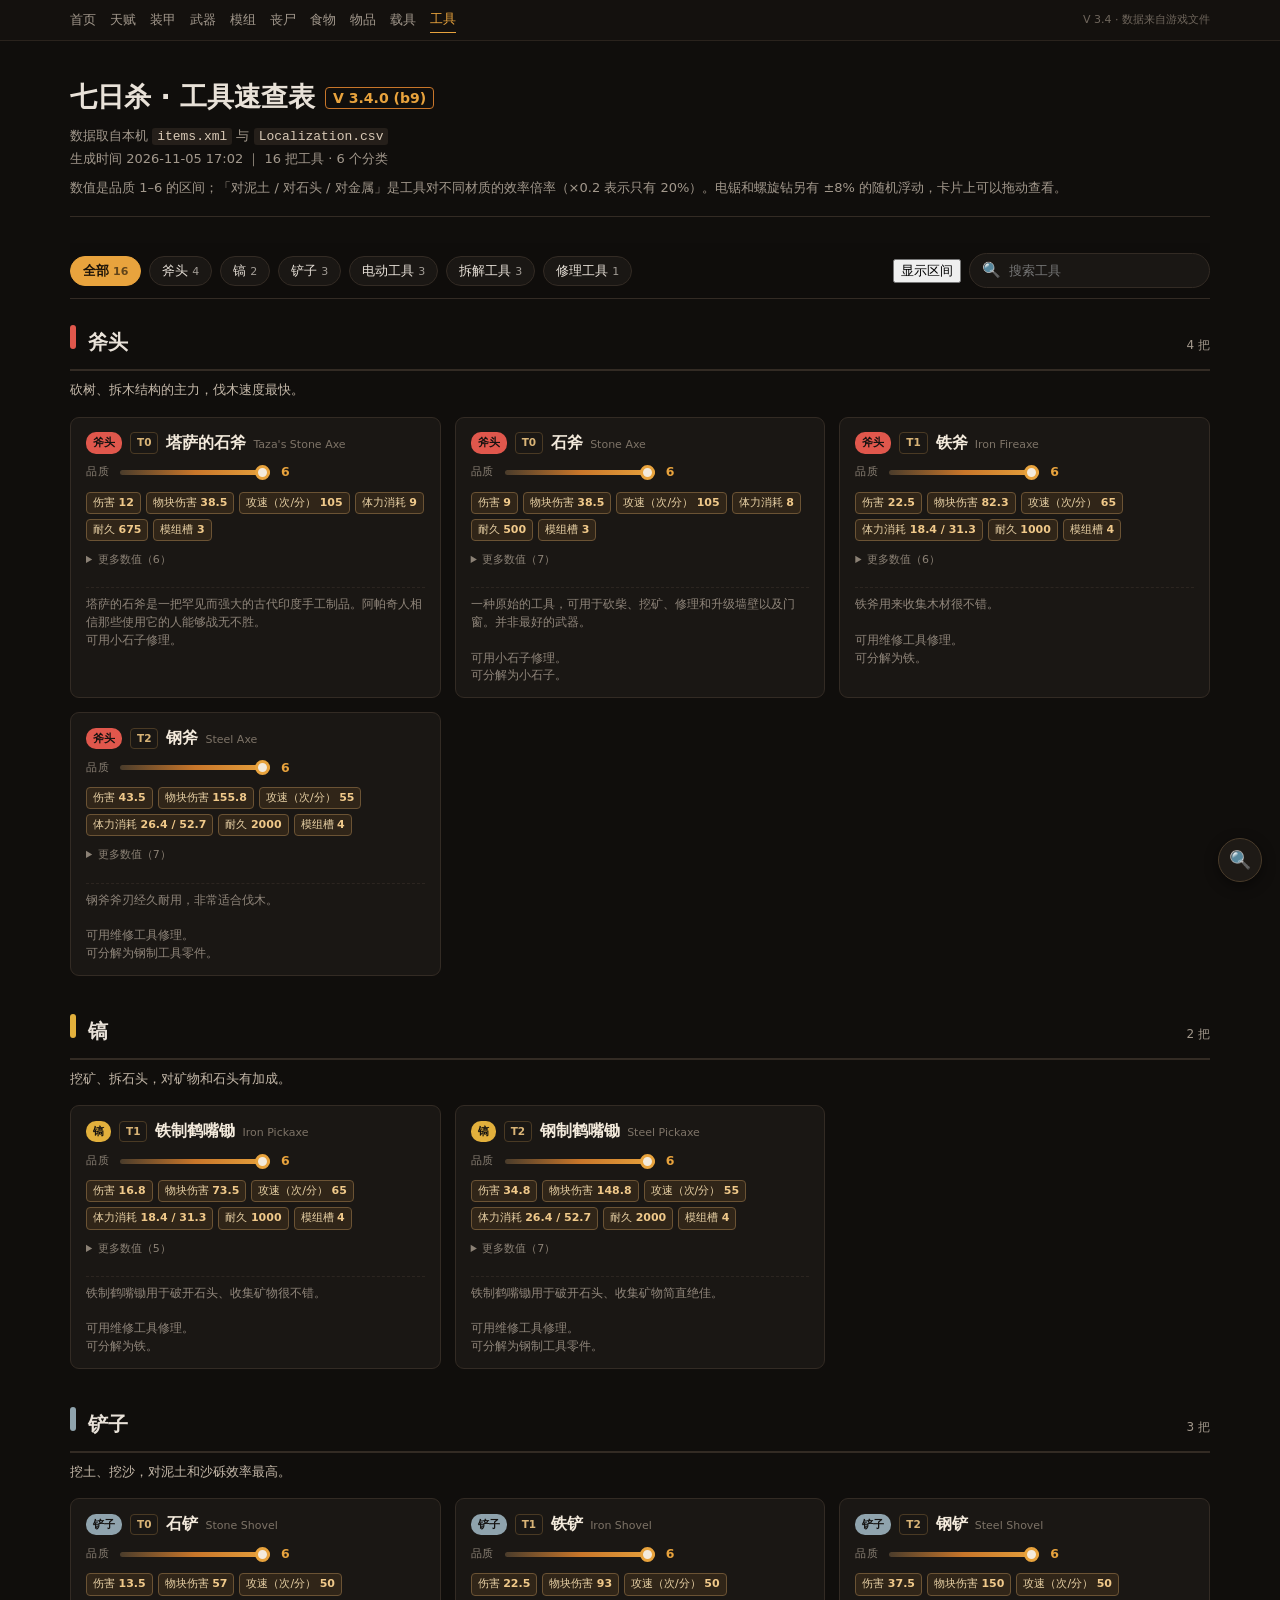
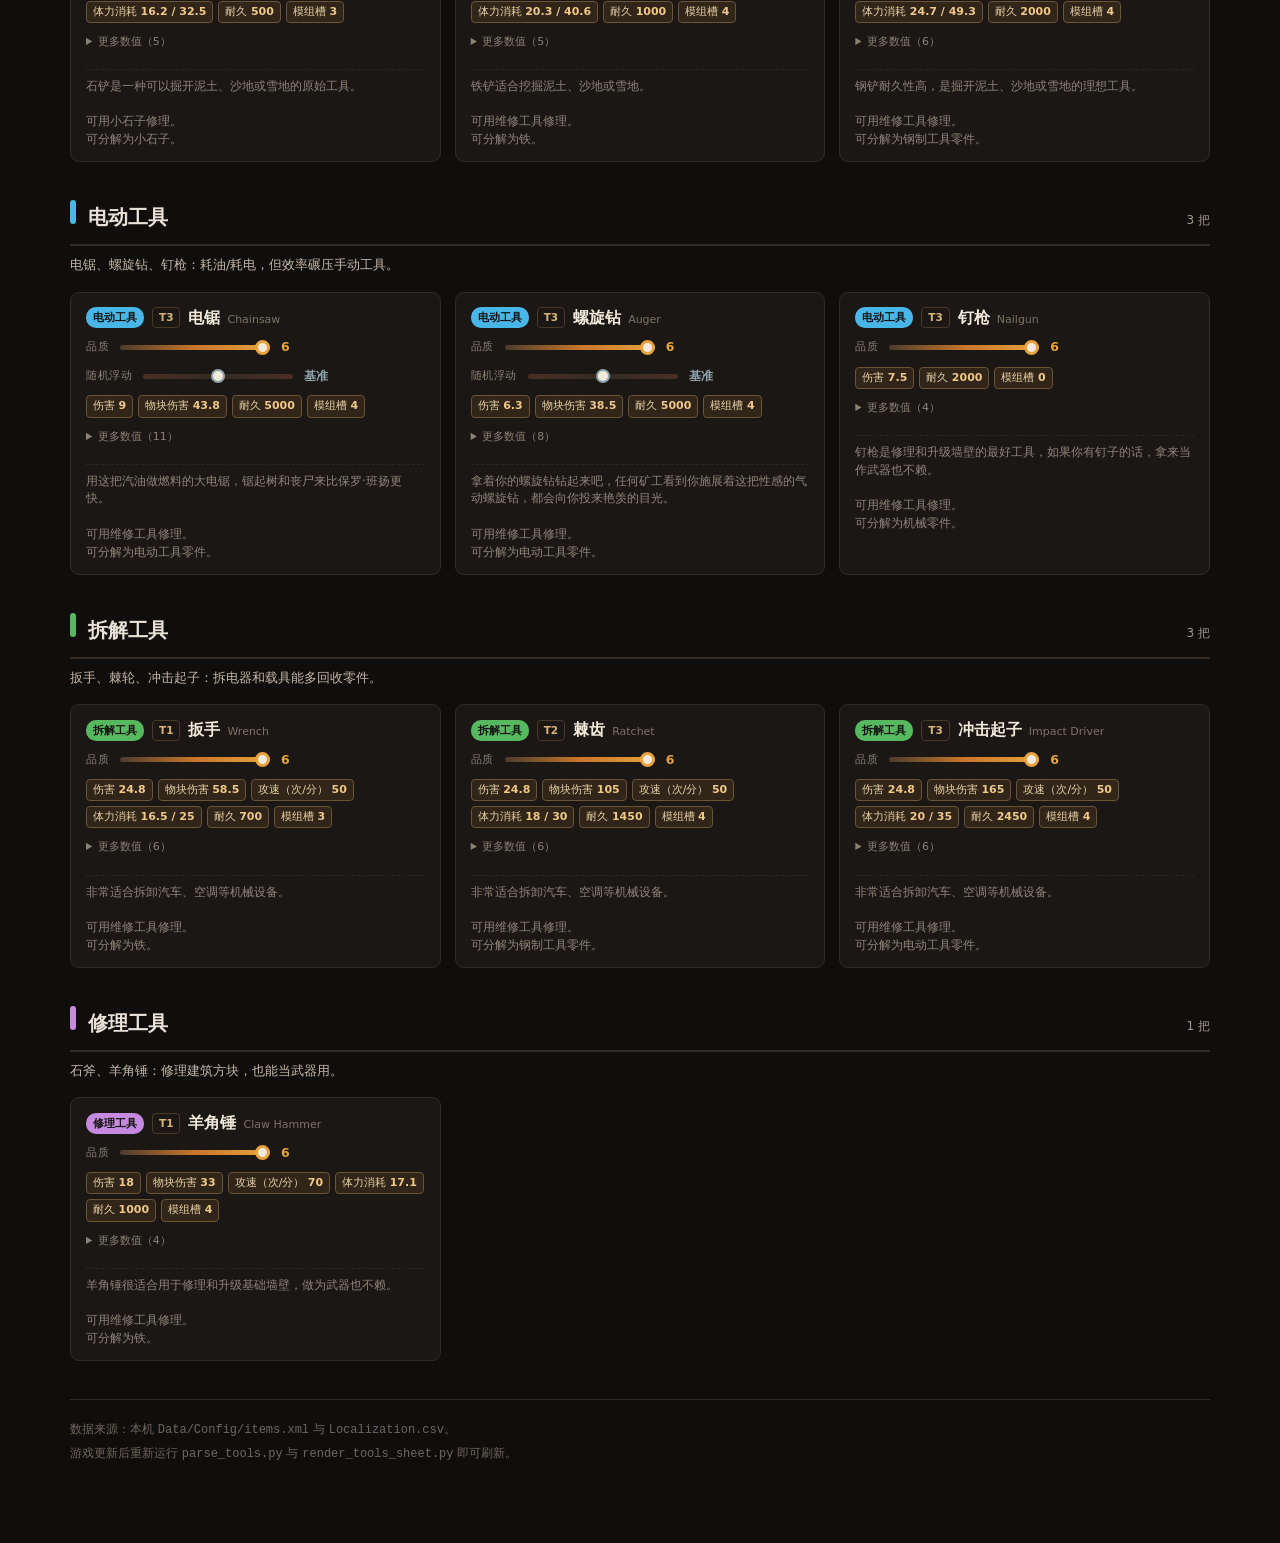
<file: site/tools.html>
<!DOCTYPE html><html lang='zh-CN'><head><meta charset='utf-8'>
<meta name='viewport' content='width=device-width,initial-scale=1'>
<title>七日杀 V3.4 工具速查表</title>
<style>
:root{--bg:#100e0c;--panel:#1a1714;--line:#332b24;--text:#e8e1d8;--dim:#a2988c;
  --accent:#e8a33d;--accent2:#c8762a}
*{box-sizing:border-box}
body{margin:0;background:var(--bg);color:var(--text);
  font:15px/1.65 "Microsoft YaHei","PingFang SC","Noto Sans SC",system-ui,sans-serif}
a{color:var(--accent);text-decoration:none}
.wrap{max-width:1180px;margin:0 auto;padding:0 20px 80px}
header.top{padding:34px 0 18px;border-bottom:1px solid var(--line)}
h1{margin:0 0 6px;font-size:27px}
h1 .ver{font-size:14px;color:var(--accent);border:1px solid var(--accent2);
  border-radius:4px;padding:2px 7px;margin-left:10px;vertical-align:middle}
.sub{color:var(--dim);font-size:13px}
.sub code{background:#251f1a;padding:1px 5px;border-radius:3px;color:#d8c9b6}
nav.jump{position:sticky;top:0;z-index:20;background:rgba(16,14,12,.97);
  border-bottom:1px solid var(--line);padding:10px 0;margin:26px 0}
.navrow{display:flex;flex-wrap:wrap;gap:8px;align-items:center}
.navrow .spacer{flex:1}
.chipbtn{font-size:13px;padding:5px 12px;border:1px solid var(--line);border-radius:20px;
  color:var(--text);background:var(--panel);cursor:pointer;font-family:inherit}
.chipbtn:hover{border-color:var(--accent);color:var(--accent)}
.chipbtn.on{background:var(--accent);color:#1a1208;border-color:var(--accent);font-weight:700}
.chipbtn small{opacity:.65;margin-left:4px;font-size:11px}
.search{display:flex;align-items:center;gap:6px;background:var(--panel);
  border:1px solid var(--line);border-radius:20px;padding:4px 12px}
.search input{background:transparent;border:0;outline:0;color:var(--text);
  font-size:13px;width:190px;font-family:inherit}
section.cat{margin:0 0 38px}
.cat-head{display:flex;align-items:baseline;gap:12px;padding-bottom:10px;
  border-bottom:2px solid var(--line);margin-bottom:8px}
.cat-head .bar{width:6px;height:24px;border-radius:3px;display:inline-block}
.cat-head h2{margin:0;font-size:20px}
.cat-head .cnt{margin-left:auto;color:var(--dim);font-size:12px}
.cat-intro{color:#c4b8a9;font-size:13px;margin:0 0 16px;max-width:900px}
.grid{display:grid;grid-template-columns:repeat(auto-fill,minmax(335px,1fr));gap:14px}
.tool{background:var(--panel);border:1px solid var(--line);border-radius:9px;
  display:flex;flex-direction:column;padding-bottom:12px}
.thead{display:flex;align-items:center;gap:8px;padding:12px 15px 6px;flex-wrap:wrap}
.thead h3{margin:0;font-size:16px;color:#f3eadc}
.thead h3 em{font-style:normal;font-weight:400;font-size:11px;color:#7d7367;margin-left:7px}
.badge{font-size:10.5px;font-weight:700;padding:2px 7px;border-radius:10px;color:#141210}
.badge.axe{background:#e0574c}.badge.pick{background:#e2b03c}.badge.shovel{background:#8fa3ad}
.badge.electric{background:#49b6e8}.badge.salvage{background:#57b95f}.badge.repair{background:#c58ae0}
.tier{font-size:10.5px;font-weight:700;color:#d9b477;border:1px solid #4a3a24;
  border-radius:4px;padding:1px 6px}
.setq,.rrow{display:flex;align-items:center;gap:9px;padding:0 15px 9px}
.setq .qlbl,.rrow .qlbl{font-size:11px;color:#8b8175;letter-spacing:.5px;white-space:nowrap}
.setq input[type=range]{-webkit-appearance:none;appearance:none;width:150px;height:5px;
  border-radius:3px;background:linear-gradient(90deg,#4a3c2b,#c8762a,#e8a33d);outline:0}
.setq input[type=range]::-webkit-slider-thumb{-webkit-appearance:none;width:15px;height:15px;
  border-radius:50%;background:#f3eadc;border:3px solid var(--accent);cursor:pointer}
.rrow input[type=range]{-webkit-appearance:none;appearance:none;width:150px;height:5px;
  border-radius:3px;background:linear-gradient(90deg,#4a2f24,#332b24,#4a2f24);outline:0}
.rrow input[type=range]::-webkit-slider-thumb{-webkit-appearance:none;width:14px;height:14px;
  border-radius:50%;background:#f3eadc;border:2px solid #8fa3ad;cursor:pointer}
.setq .qnow{font-size:12.5px;color:var(--accent);font-weight:700;min-width:12px}
.rrow .rnow{font-size:12px;color:#8fa3ad;font-weight:700;min-width:44px}
.chips{display:flex;flex-wrap:wrap;gap:5px;padding:0 15px 8px}
.chips i{font-style:normal;font-size:11px;color:#d9b477;background:#2a2118;
  border:1px solid #4a3a24;border-radius:4px;padding:1px 6px;white-space:nowrap}
.chips i b{font-weight:700;color:#f0c98a}
.chips i.core{color:#e8d1a5;border-color:#6b5334;background:#302518}
details.more{padding:0 15px 6px}
details.more summary{cursor:pointer;font-size:11px;color:#8b8175;outline:0;padding:2px 0 4px}
details.more .chips{padding:2px 0 4px}
.desc{margin:8px 15px 0;padding-top:8px;font-size:11.5px;color:#8f857a;line-height:1.55;
  border-top:1px dashed #2c2520}
footer{margin-top:30px;padding-top:18px;border-top:1px solid var(--line);
  color:#6f665c;font-size:12px;line-height:1.9}
.hide{display:none!important}
body.range .setq,body.range .rrow{display:none}
@media (max-width:620px){.grid{grid-template-columns:1fr}.search input{width:110px}}
@media print{body{background:#fff;color:#000}nav.jump,.setq,.rrow{display:none}
  .tool{background:#fff;border-color:#ccc;break-inside:avoid}.thead h3,.desc{color:#000}}
</style>
<meta name="description" content="16 把斧/镐/铲/电动/拆解工具：伤害、物块伤害、攻速、体力与各材质效率，品质 1–6 与随机浮动。">
<link rel="icon" href="favicon.png">
<link rel="stylesheet" href="search.css">
<meta property="og:type" content="website">
<meta property="og:title" content="七日杀 V3.4 工具速查表">
<meta property="og:description" content="16 把斧/镐/铲/电动/拆解工具：伤害、物块伤害、攻速、体力与各材质效率，品质 1–6 与随机浮动。">
<meta property="og:image" content="https://7dtd-codex.pages.dev/og.png">
<meta name="twitter:card" content="summary_large_image">
</head><body>
<div class='sitebar'><div class='in'><a href='index.html'>首页</a><a href='perks.html'>天赋</a><a href='armor.html'>装甲</a><a href='weapons.html'>武器</a><a href='mods.html'>模组</a><a href='zombies.html'>丧尸</a><a href='food.html'>食物</a><a href='items.html'>物品</a><a href='vehicles.html'>载具</a><a href='tools.html' class='cur'>工具</a><span class='ss'>V 3.4 · 数据来自游戏文件</span></div></div><button id='sbtn' title='搜索（Ctrl+K）'>🔍</button><div id='sbox' hidden><div class='sbox-in'><input id='sinput' placeholder='搜索天赋 / 装甲 / 武器 / 模组 / 丧尸 / 食物…'><div id='sres'></div></div></div><div class='wrap'>
<header class='top'><h1>七日杀 · 工具速查表<span class='ver'>V 3.4.0 (b9)</span></h1>
<div class='sub'>数据取自本机 <code>items.xml</code> 与 <code>Localization.csv</code><br>生成时间 2026-11-05 17:02 ｜ 16 把工具 · 6 个分类</div>
<div class='sub' style='margin-top:8px'>数值是品质 1–6 的区间；「对泥土 / 对石头 / 对金属」是工具对不同材质的效率倍率（×0.2 表示只有 20%）。电锯和螺旋钻另有 ±8% 的随机浮动，卡片上可以拖动查看。</div></header>
<nav class='jump'><div class='navrow'>
<button class='chipbtn on' data-cat='all'>全部<small>16</small></button>
<button class='chipbtn' data-cat='axe'>斧头<small>4</small></button>
<button class='chipbtn' data-cat='pick'>镐<small>2</small></button>
<button class='chipbtn' data-cat='shovel'>铲子<small>3</small></button>
<button class='chipbtn' data-cat='electric'>电动工具<small>3</small></button>
<button class='chipbtn' data-cat='salvage'>拆解工具<small>3</small></button>
<button class='chipbtn' data-cat='repair'>修理工具<small>1</small></button>
<span class='spacer'></span>
<button class='btn' id='rangetoggle'>显示区间</button>
<label class='search'>🔍<input id='q' type='search' placeholder='搜索工具'></label>
</div></nav>
<section class='cat' id='axe'>
<div class='cat-head'><span class='bar' style='background:#e0574c'></span><h2>斧头</h2><span class='cnt'>4 把</span></div>
<p class='cat-intro'>砍树、拆木结构的主力，伐木速度最快。</p>
<div class='grid'>
<article class='tool' id='meleeToolRepairT0TazasStoneAxe' data-cat='axe' data-text='塔萨的石斧 taza&#x27;s stone axe 塔萨的石斧是一把罕见而强大的古代印度手工制品。阿帕奇人相信那些使用它的人能够战无不胜。
可用小石子修理。 伤害 物块伤害 攻速（次/分） 体力消耗 耐久 模组槽 射程 物块攻击距离 采集倍率 对泥土 对石头 对金属'>
<div class='thead'><span class='badge axe'>斧头</span><span class='tier'>T0</span><h3>塔萨的石斧<em>Taza&#x27;s Stone Axe</em></h3></div>
<div class='setq'><span class='qlbl'>品质</span><input class='qslider' type='range' min='1' max='6' step='1' value='6' aria-label='塔萨的石斧 品质'><b class='qnow'>6</b></div>
<div class='chips'><i class='core'>伤害 <b data-vals='8,8.8,9.6,10.4,11.2,12' data-fmt='num'>12</b></i><i class='core'>物块伤害 <b data-vals='22,25.3,28.6,31.9,35.2,38.5' data-fmt='num'>38.5</b></i><i class='core'>攻速（次/分） <b data-vals='105,105,105,105,105,105' data-fmt='num'>105</b></i><i class='core'>体力消耗 <b data-vals='9,9,9,9,9,9' data-fmt='num'>9</b></i><i class='core'>耐久 <b data-vals='300,375,450,525,600,675' data-fmt='num'>675</b></i><i class='core'>模组槽 <b data-vals='1,1,1,2,2,3' data-fmt='num'>3</b></i></div>
<details class='more'><summary>更多数值（6）</summary><div class='chips'><i class=''>射程 <b data-vals='2.4,2.4,2.4,2.4,2.4,2.4' data-fmt='num'>2.4</b></i><i class=''>物块攻击距离 <b data-vals='3,3,3,3,3,3' data-fmt='num'>3</b></i><i class=''>采集倍率 <b data-vals='0.7,0.7,0.7,0.7,0.7,0.7' data-fmt='x'>×0.7</b></i><i class=''>对泥土 <b data-vals='-0.85,-0.85,-0.85,-0.85,-0.85,-0.85' data-fmt='mult'>×0.2</b></i><i class=''>对石头 <b data-vals='-0.33,-0.33,-0.33,-0.33,-0.33,-0.33' data-fmt='mult'>×0.7</b></i><i class=''>对金属 <b data-vals='-0.5,-0.5,-0.5,-0.5,-0.5,-0.5' data-fmt='mult'>×0.5</b></i></div></details>
<p class='desc'>塔萨的石斧是一把罕见而强大的古代印度手工制品。阿帕奇人相信那些使用它的人能够战无不胜。<br>可用小石子修理。</p>
</article>
<article class='tool' id='meleeToolRepairT0StoneAxe' data-cat='axe' data-text='石斧 stone axe 一种原始的工具，可用于砍柴、挖矿、修理和升级墙壁以及门窗。并非最好的武器。

可用小石子修理。
可分解为小石子。 伤害 物块伤害 攻速（次/分） 体力消耗 耐久 模组槽 射程 物块攻击距离 采集倍率 dismemberchance 对泥土 对石头 对金属'>
<div class='thead'><span class='badge axe'>斧头</span><span class='tier'>T0</span><h3>石斧<em>Stone Axe</em></h3></div>
<div class='setq'><span class='qlbl'>品质</span><input class='qslider' type='range' min='1' max='6' step='1' value='6' aria-label='石斧 品质'><b class='qnow'>6</b></div>
<div class='chips'><i class='core'>伤害 <b data-vals='6,6.6,7.2,7.8,8.4,9' data-fmt='num'>9</b></i><i class='core'>物块伤害 <b data-vals='22,25.3,28.6,31.9,35.2,38.5' data-fmt='num'>38.5</b></i><i class='core'>攻速（次/分） <b data-vals='105,105,105,105,105,105' data-fmt='num'>105</b></i><i class='core'>体力消耗 <b data-vals='8,8,8,8,8,8' data-fmt='num'>8</b></i><i class='core'>耐久 <b data-vals='250,300,350,400,450,500' data-fmt='num'>500</b></i><i class='core'>模组槽 <b data-vals='1,1,1,2,2,3' data-fmt='num'>3</b></i></div>
<details class='more'><summary>更多数值（7）</summary><div class='chips'><i class=''>射程 <b data-vals='2.4,2.4,2.4,2.4,2.4,2.4' data-fmt='num'>2.4</b></i><i class=''>物块攻击距离 <b data-vals='3,3,3,3,3,3' data-fmt='num'>3</b></i><i class=''>采集倍率 <b data-vals='0.7,0.7,0.7,0.7,0.7,0.7' data-fmt='x'>×0.7</b></i><i class=''>DismemberChance <b data-vals='0.05,0.05,0.05,0.05,0.05,0.05' data-fmt='num'>0.1</b></i><i class=''>对泥土 <b data-vals='-0.85,-0.85,-0.85,-0.85,-0.85,-0.85' data-fmt='mult'>×0.2</b></i><i class=''>对石头 <b data-vals='-0.33,-0.33,-0.33,-0.33,-0.33,-0.33' data-fmt='mult'>×0.7</b></i><i class=''>对金属 <b data-vals='-0.5,-0.5,-0.5,-0.5,-0.5,-0.5' data-fmt='mult'>×0.5</b></i></div></details>
<p class='desc'>一种原始的工具，可用于砍柴、挖矿、修理和升级墙壁以及门窗。并非最好的武器。<br><br>可用小石子修理。<br>可分解为小石子。</p>
</article>
<article class='tool' id='meleeToolAxeT1IronFireaxe' data-cat='axe' data-text='铁斧 iron fireaxe 铁斧用来收集木材很不错。

可用维修工具修理。
可分解为铁。 伤害 物块伤害 攻速（次/分） 体力消耗 耐久 模组槽 射程 物块攻击距离 采集倍率 对泥土 对石头 对金属'>
<div class='thead'><span class='badge axe'>斧头</span><span class='tier'>T1</span><h3>铁斧<em>Iron Fireaxe</em></h3></div>
<div class='setq'><span class='qlbl'>品质</span><input class='qslider' type='range' min='1' max='6' step='1' value='6' aria-label='铁斧 品质'><b class='qnow'>6</b></div>
<div class='chips'><i class='core'>伤害 <b data-vals='15,16.5,18,19.5,21,22.5' data-fmt='num'>22.5</b></i><i class='core'>物块伤害 <b data-vals='47,54.05,61.1,68.15,75.2,82.25' data-fmt='num'>82.2</b></i><i class='core'>攻速（次/分） <b data-vals='65,65,65,65,65,65' data-fmt='num'>65</b></i><i class='core'>体力消耗 <b data-vals='18.4,18.4,18.4,18.4,18.4,18.4|31.3,31.3,31.3,31.3,31.3,31.3' data-fmt='num'>18.4</b></i><i class='core'>耐久 <b data-vals='500,600,700,800,900,1000' data-fmt='num'>1000</b></i><i class='core'>模组槽 <b data-vals='2,2,2,3,3,4' data-fmt='num'>4</b></i></div>
<details class='more'><summary>更多数值（6）</summary><div class='chips'><i class=''>射程 <b data-vals='2.6,2.6,2.6,2.6,2.6,2.6' data-fmt='num'>2.6</b></i><i class=''>物块攻击距离 <b data-vals='3.5,3.5,3.5,3.5,3.5,3.5' data-fmt='num'>3.5</b></i><i class=''>采集倍率 <b data-vals='0.7,0.7,0.7,0.7,0.7,0.7' data-fmt='x'>×0.7</b></i><i class=''>对泥土 <b data-vals='-0.8,-0.8,-0.8,-0.8,-0.8,-0.8' data-fmt='mult'>×0.2</b></i><i class=''>对石头 <b data-vals='-0.75,-0.75,-0.75,-0.75,-0.75,-0.75' data-fmt='mult'>×0.2</b></i><i class=''>对金属 <b data-vals='-0.75,-0.75,-0.75,-0.75,-0.75,-0.75' data-fmt='mult'>×0.2</b></i></div></details>
<p class='desc'>铁斧用来收集木材很不错。<br><br>可用维修工具修理。<br>可分解为铁。</p>
</article>
<article class='tool' id='meleeToolAxeT2SteelAxe' data-cat='axe' data-text='钢斧 steel axe 钢斧斧刃经久耐用，非常适合伐木。

可用维修工具修理。
可分解为钢制工具零件。 伤害 物块伤害 攻速（次/分） 体力消耗 耐久 模组槽 射程 物块攻击距离 经验获取 采集倍率 对泥土 对石头 对金属'>
<div class='thead'><span class='badge axe'>斧头</span><span class='tier'>T2</span><h3>钢斧<em>Steel Axe</em></h3></div>
<div class='setq'><span class='qlbl'>品质</span><input class='qslider' type='range' min='1' max='6' step='1' value='6' aria-label='钢斧 品质'><b class='qnow'>6</b></div>
<div class='chips'><i class='core'>伤害 <b data-vals='29,31.9,34.8,37.7,40.6,43.5' data-fmt='num'>43.5</b></i><i class='core'>物块伤害 <b data-vals='89,102.35,115.7,129.05,142.4,155.75' data-fmt='num'>155.8</b></i><i class='core'>攻速（次/分） <b data-vals='55,55,55,55,55,55' data-fmt='num'>55</b></i><i class='core'>体力消耗 <b data-vals='26.4,26.4,26.4,26.4,26.4,26.4|52.7,52.7,52.7,52.7,52.7,52.7' data-fmt='num'>26.4</b></i><i class='core'>耐久 <b data-vals='1000,1200,1400,1600,1800,2000' data-fmt='num'>2000</b></i><i class='core'>模组槽 <b data-vals='3,3,3,4,4,4' data-fmt='num'>4</b></i></div>
<details class='more'><summary>更多数值（7）</summary><div class='chips'><i class=''>射程 <b data-vals='2.6,2.6,2.6,2.6,2.6,2.6' data-fmt='num'>2.6</b></i><i class=''>物块攻击距离 <b data-vals='3.5,3.5,3.5,3.5,3.5,3.5' data-fmt='num'>3.5</b></i><i class=''>经验获取 <b data-vals='-0.1,-0.1,-0.1,-0.1,-0.1,-0.1' data-fmt='pct'>-10%</b></i><i class=''>采集倍率 <b data-vals='0.7,0.7,0.7,0.7,0.7,0.7' data-fmt='x'>×0.7</b></i><i class=''>对泥土 <b data-vals='-0.8,-0.8,-0.8,-0.8,-0.8,-0.8' data-fmt='mult'>×0.2</b></i><i class=''>对石头 <b data-vals='-0.75,-0.75,-0.75,-0.75,-0.75,-0.75' data-fmt='mult'>×0.2</b></i><i class=''>对金属 <b data-vals='-0.75,-0.75,-0.75,-0.75,-0.75,-0.75' data-fmt='mult'>×0.2</b></i></div></details>
<p class='desc'>钢斧斧刃经久耐用，非常适合伐木。<br><br>可用维修工具修理。<br>可分解为钢制工具零件。</p>
</article>
</div></section>
<section class='cat' id='pick'>
<div class='cat-head'><span class='bar' style='background:#e2b03c'></span><h2>镐</h2><span class='cnt'>2 把</span></div>
<p class='cat-intro'>挖矿、拆石头，对矿物和石头有加成。</p>
<div class='grid'>
<article class='tool' id='meleeToolPickT1IronPickaxe' data-cat='pick' data-text='铁制鹤嘴锄 iron pickaxe 铁制鹤嘴锄用于破开石头、收集矿物很不错。

可用维修工具修理。
可分解为铁。 伤害 物块伤害 攻速（次/分） 体力消耗 耐久 模组槽 射程 物块攻击距离 对木头 对泥土 对砂砾'>
<div class='thead'><span class='badge pick'>镐</span><span class='tier'>T1</span><h3>铁制鹤嘴锄<em>Iron Pickaxe</em></h3></div>
<div class='setq'><span class='qlbl'>品质</span><input class='qslider' type='range' min='1' max='6' step='1' value='6' aria-label='铁制鹤嘴锄 品质'><b class='qnow'>6</b></div>
<div class='chips'><i class='core'>伤害 <b data-vals='11.2,12.32,13.44,14.56,15.68,16.8' data-fmt='num'>16.8</b></i><i class='core'>物块伤害 <b data-vals='42,48.3,54.6,60.9,67.2,73.5' data-fmt='num'>73.5</b></i><i class='core'>攻速（次/分） <b data-vals='65,65,65,65,65,65' data-fmt='num'>65</b></i><i class='core'>体力消耗 <b data-vals='18.4,18.4,18.4,18.4,18.4,18.4|31.3,31.3,31.3,31.3,31.3,31.3' data-fmt='num'>18.4</b></i><i class='core'>耐久 <b data-vals='500,600,700,800,900,1000' data-fmt='num'>1000</b></i><i class='core'>模组槽 <b data-vals='2,2,2,3,3,4' data-fmt='num'>4</b></i></div>
<details class='more'><summary>更多数值（5）</summary><div class='chips'><i class=''>射程 <b data-vals='2.4,2.4,2.4,2.4,2.4,2.4' data-fmt='num'>2.4</b></i><i class=''>物块攻击距离 <b data-vals='3.5,3.5,3.5,3.5,3.5,3.5' data-fmt='num'>3.5</b></i><i class=''>对木头 <b data-vals='-0.8,-0.8,-0.8,-0.8,-0.8,-0.8' data-fmt='mult'>×0.2</b></i><i class=''>对泥土 <b data-vals='-0.8,-0.8,-0.8,-0.8,-0.8,-0.8' data-fmt='mult'>×0.2</b></i><i class=''>对砂砾 <b data-vals='0.8,0.8,0.8,0.8,0.8,0.8' data-fmt='mult'>×1.8</b></i></div></details>
<p class='desc'>铁制鹤嘴锄用于破开石头、收集矿物很不错。<br><br>可用维修工具修理。<br>可分解为铁。</p>
</article>
<article class='tool' id='meleeToolPickT2SteelPickaxe' data-cat='pick' data-text='钢制鹤嘴锄 steel pickaxe 铁制鹤嘴锄用于破开石头、收集矿物简直绝佳。

可用维修工具修理。
可分解为钢制工具零件。 伤害 物块伤害 攻速（次/分） 体力消耗 耐久 模组槽 射程 物块攻击距离 经验获取 对木头 对泥土 对石头 对砂砾'>
<div class='thead'><span class='badge pick'>镐</span><span class='tier'>T2</span><h3>钢制鹤嘴锄<em>Steel Pickaxe</em></h3></div>
<div class='setq'><span class='qlbl'>品质</span><input class='qslider' type='range' min='1' max='6' step='1' value='6' aria-label='钢制鹤嘴锄 品质'><b class='qnow'>6</b></div>
<div class='chips'><i class='core'>伤害 <b data-vals='23.2,25.52,27.84,30.16,32.48,34.8' data-fmt='num'>34.8</b></i><i class='core'>物块伤害 <b data-vals='85,97.75,110.5,123.25,136,148.75' data-fmt='num'>148.8</b></i><i class='core'>攻速（次/分） <b data-vals='55,55,55,55,55,55' data-fmt='num'>55</b></i><i class='core'>体力消耗 <b data-vals='26.4,26.4,26.4,26.4,26.4,26.4|52.7,52.7,52.7,52.7,52.7,52.7' data-fmt='num'>26.4</b></i><i class='core'>耐久 <b data-vals='1000,1200,1400,1600,1800,2000' data-fmt='num'>2000</b></i><i class='core'>模组槽 <b data-vals='3,3,3,4,4,4' data-fmt='num'>4</b></i></div>
<details class='more'><summary>更多数值（7）</summary><div class='chips'><i class=''>射程 <b data-vals='2.6,2.6,2.6,2.6,2.6,2.6' data-fmt='num'>2.6</b></i><i class=''>物块攻击距离 <b data-vals='3.5,3.5,3.5,3.5,3.5,3.5' data-fmt='num'>3.5</b></i><i class=''>经验获取 <b data-vals='-0.1,-0.1,-0.1,-0.1,-0.1,-0.1' data-fmt='pct'>-10%</b></i><i class=''>对木头 <b data-vals='-0.8,-0.8,-0.8,-0.8,-0.8,-0.8' data-fmt='mult'>×0.2</b></i><i class=''>对泥土 <b data-vals='-0.6,-0.6,-0.6,-0.6,-0.6,-0.6' data-fmt='mult'>×0.4</b></i><i class=''>对石头 <b data-vals='0.8,0.8,0.8,0.8,0.8,0.8' data-fmt='mult'>×1.8</b></i><i class=''>对砂砾 <b data-vals='0.8,0.8,0.8,0.8,0.8,0.8' data-fmt='mult'>×1.8</b></i></div></details>
<p class='desc'>铁制鹤嘴锄用于破开石头、收集矿物简直绝佳。<br><br>可用维修工具修理。<br>可分解为钢制工具零件。</p>
</article>
</div></section>
<section class='cat' id='shovel'>
<div class='cat-head'><span class='bar' style='background:#8fa3ad'></span><h2>铲子</h2><span class='cnt'>3 把</span></div>
<p class='cat-intro'>挖土、挖沙，对泥土和沙砾效率最高。</p>
<div class='grid'>
<article class='tool' id='meleeToolShovelT0StoneShovel' data-cat='shovel' data-text='石铲 stone shovel 石铲是一种可以掘开泥土、沙地或雪地的原始工具。

可用小石子修理。
可分解为小石子。 伤害 物块伤害 攻速（次/分） 体力消耗 耐久 模组槽 射程 物块攻击距离 对木头 对石头 对金属'>
<div class='thead'><span class='badge shovel'>铲子</span><span class='tier'>T0</span><h3>石铲<em>Stone Shovel</em></h3></div>
<div class='setq'><span class='qlbl'>品质</span><input class='qslider' type='range' min='1' max='6' step='1' value='6' aria-label='石铲 品质'><b class='qnow'>6</b></div>
<div class='chips'><i class='core'>伤害 <b data-vals='9,9.9,10.8,11.7,12.6,13.5' data-fmt='num'>13.5</b></i><i class='core'>物块伤害 <b data-vals='38,41.8,45.6,49.4,53.2,57' data-fmt='num'>57</b></i><i class='core'>攻速（次/分） <b data-vals='50,50,50,50,50,50' data-fmt='num'>50</b></i><i class='core'>体力消耗 <b data-vals='16.2,16.2,16.2,16.2,16.2,16.2|32.5,32.5,32.5,32.5,32.5,32.5' data-fmt='num'>16.2</b></i><i class='core'>耐久 <b data-vals='250,300,350,400,450,500' data-fmt='num'>500</b></i><i class='core'>模组槽 <b data-vals='1,1,1,2,2,3' data-fmt='num'>3</b></i></div>
<details class='more'><summary>更多数值（5）</summary><div class='chips'><i class=''>射程 <b data-vals='2.6,2.6,2.6,2.6,2.6,2.6' data-fmt='num'>2.6</b></i><i class=''>物块攻击距离 <b data-vals='3.5,3.5,3.5,3.5,3.5,3.5' data-fmt='num'>3.5</b></i><i class=''>对木头 <b data-vals='-0.7,-0.7,-0.7,-0.7,-0.7,-0.7' data-fmt='mult'>×0.3</b></i><i class=''>对石头 <b data-vals='-0.8,-0.8,-0.8,-0.8,-0.8,-0.8' data-fmt='mult'>×0.2</b></i><i class=''>对金属 <b data-vals='-0.8,-0.8,-0.8,-0.8,-0.8,-0.8' data-fmt='mult'>×0.2</b></i></div></details>
<p class='desc'>石铲是一种可以掘开泥土、沙地或雪地的原始工具。<br><br>可用小石子修理。<br>可分解为小石子。</p>
</article>
<article class='tool' id='meleeToolShovelT1IronShovel' data-cat='shovel' data-text='铁铲 iron shovel 铁铲适合挖掘泥土、沙地或雪地。

可用维修工具修理。
可分解为铁。 伤害 物块伤害 攻速（次/分） 体力消耗 耐久 模组槽 射程 物块攻击距离 对木头 对石头 对金属'>
<div class='thead'><span class='badge shovel'>铲子</span><span class='tier'>T1</span><h3>铁铲<em>Iron Shovel</em></h3></div>
<div class='setq'><span class='qlbl'>品质</span><input class='qslider' type='range' min='1' max='6' step='1' value='6' aria-label='铁铲 品质'><b class='qnow'>6</b></div>
<div class='chips'><i class='core'>伤害 <b data-vals='15,16.5,18,19.5,21,22.5' data-fmt='num'>22.5</b></i><i class='core'>物块伤害 <b data-vals='62,68.2,74.4,80.6,86.8,93' data-fmt='num'>93</b></i><i class='core'>攻速（次/分） <b data-vals='50,50,50,50,50,50' data-fmt='num'>50</b></i><i class='core'>体力消耗 <b data-vals='20.3,20.3,20.3,20.3,20.3,20.3|40.6,40.6,40.6,40.6,40.6,40.6' data-fmt='num'>20.3</b></i><i class='core'>耐久 <b data-vals='500,600,700,800,900,1000' data-fmt='num'>1000</b></i><i class='core'>模组槽 <b data-vals='2,2,2,3,3,4' data-fmt='num'>4</b></i></div>
<details class='more'><summary>更多数值（5）</summary><div class='chips'><i class=''>射程 <b data-vals='2.6,2.6,2.6,2.6,2.6,2.6' data-fmt='num'>2.6</b></i><i class=''>物块攻击距离 <b data-vals='3.5,3.5,3.5,3.5,3.5,3.5' data-fmt='num'>3.5</b></i><i class=''>对木头 <b data-vals='-0.7,-0.7,-0.7,-0.7,-0.7,-0.7' data-fmt='mult'>×0.3</b></i><i class=''>对石头 <b data-vals='-0.8,-0.8,-0.8,-0.8,-0.8,-0.8' data-fmt='mult'>×0.2</b></i><i class=''>对金属 <b data-vals='-0.8,-0.8,-0.8,-0.8,-0.8,-0.8' data-fmt='mult'>×0.2</b></i></div></details>
<p class='desc'>铁铲适合挖掘泥土、沙地或雪地。<br><br>可用维修工具修理。<br>可分解为铁。</p>
</article>
<article class='tool' id='meleeToolShovelT2SteelShovel' data-cat='shovel' data-text='钢铲 steel shovel 钢铲耐久性高，是掘开泥土、沙地或雪地的理想工具。

可用维修工具修理。
可分解为钢制工具零件。 伤害 物块伤害 攻速（次/分） 体力消耗 耐久 模组槽 射程 物块攻击距离 经验获取 对木头 对石头 对金属'>
<div class='thead'><span class='badge shovel'>铲子</span><span class='tier'>T2</span><h3>钢铲<em>Steel Shovel</em></h3></div>
<div class='setq'><span class='qlbl'>品质</span><input class='qslider' type='range' min='1' max='6' step='1' value='6' aria-label='钢铲 品质'><b class='qnow'>6</b></div>
<div class='chips'><i class='core'>伤害 <b data-vals='25,27.5,30,32.5,35,37.5' data-fmt='num'>37.5</b></i><i class='core'>物块伤害 <b data-vals='100,110,120,130,140,150' data-fmt='num'>150</b></i><i class='core'>攻速（次/分） <b data-vals='50,50,50,50,50,50' data-fmt='num'>50</b></i><i class='core'>体力消耗 <b data-vals='24.7,24.7,24.7,24.7,24.7,24.7|49.3,49.3,49.3,49.3,49.3,49.3' data-fmt='num'>24.7</b></i><i class='core'>耐久 <b data-vals='1000,1200,1400,1600,1800,2000' data-fmt='num'>2000</b></i><i class='core'>模组槽 <b data-vals='3,3,3,4,4,4' data-fmt='num'>4</b></i></div>
<details class='more'><summary>更多数值（6）</summary><div class='chips'><i class=''>射程 <b data-vals='2.6,2.6,2.6,2.6,2.6,2.6' data-fmt='num'>2.6</b></i><i class=''>物块攻击距离 <b data-vals='3.5,3.5,3.5,3.5,3.5,3.5' data-fmt='num'>3.5</b></i><i class=''>经验获取 <b data-vals='-0.1,-0.1,-0.1,-0.1,-0.1,-0.1' data-fmt='pct'>-10%</b></i><i class=''>对木头 <b data-vals='-0.7,-0.7,-0.7,-0.7,-0.7,-0.7' data-fmt='mult'>×0.3</b></i><i class=''>对石头 <b data-vals='-0.8,-0.8,-0.8,-0.8,-0.8,-0.8' data-fmt='mult'>×0.2</b></i><i class=''>对金属 <b data-vals='-0.8,-0.8,-0.8,-0.8,-0.8,-0.8' data-fmt='mult'>×0.2</b></i></div></details>
<p class='desc'>钢铲耐久性高，是掘开泥土、沙地或雪地的理想工具。<br><br>可用维修工具修理。<br>可分解为钢制工具零件。</p>
</article>
</div></section>
<section class='cat' id='electric'>
<div class='cat-head'><span class='bar' style='background:#49b6e8'></span><h2>电动工具</h2><span class='cnt'>3 把</span></div>
<p class='cat-intro'>电锯、螺旋钻、钉枪：耗油/耗电，但效率碾压手动工具。</p>
<div class='grid'>
<article class='tool' id='meleeToolAxeT3Chainsaw' data-cat='electric' data-text='电锯 chainsaw 用这把汽油做燃料的大电锯，锯起树和丧尸来比保罗·班扬更快。

可用维修工具修理。
可分解为电动工具零件。 伤害 物块伤害 耐久 模组槽 转速（发/分） 射程 物块攻击距离 经验获取 燃料容量 采集倍率 dismemberchance 对泥土 对石头 对金属 武器操控性'>
<div class='thead'><span class='badge electric'>电动工具</span><span class='tier'>T3</span><h3>电锯<em>Chainsaw</em></h3></div>
<div class='setq'><span class='qlbl'>品质</span><input class='qslider' type='range' min='1' max='6' step='1' value='6' aria-label='电锯 品质'><b class='qnow'>6</b></div>
<div class='rrow'><span class='qlbl'>随机浮动</span><input class='rslider' type='range' min='0' max='100' step='5' value='50' aria-label='电锯 随机浮动'><b class='rnow'>基准</b></div>
<div class='chips'><i class='core'>伤害 <b data-vals='6,6.6,7.2,7.8,8.4,9' data-fmt='num'>9</b></i><i class='core'>物块伤害 <b data-vals='25,28.75,32.5,36.25,40,43.75' data-fmt='num'>43.8</b></i><i class='core'>耐久 <b data-vals='2000,2600,3200,3800,4400,5000' data-fmt='num'>5000</b></i><i class='core'>模组槽 <b data-vals='4,4,4,4,4,4' data-fmt='num'>4</b></i></div>
<details class='more'><summary>更多数值（11）</summary><div class='chips'><i class=''>转速（发/分） <b data-vals='300,300,300,300,300,300' data-fmt='num'>300</b></i><i class=''>射程 <b data-vals='2.35,2.35,2.35,2.35,2.35,2.35' data-fmt='num'>2.4</b></i><i class=''>物块攻击距离 <b data-vals='3.5,3.5,3.5,3.5,3.5,3.5' data-fmt='num'>3.5</b></i><i class=''>经验获取 <b data-vals='-0.3,-0.3,-0.3,-0.3,-0.3,-0.3' data-fmt='pct'>-30%</b></i><i class=''>燃料容量 <b data-vals='300,300,300,300,300,300' data-fmt='num'>300</b></i><i class=''>采集倍率 <b data-vals='0.2,0.2,0.2,0.2,0.2,0.2' data-fmt='x'>×0.2</b></i><i class=''>DismemberChance <b data-vals='1,1,1,1,1,1' data-fmt='num'>1</b></i><i class=''>对泥土 <b data-vals='-0.85,-0.85,-0.85,-0.85,-0.85,-0.85' data-fmt='mult'>×0.2</b></i><i class=''>对石头 <b data-vals='-0.85,-0.85,-0.85,-0.85,-0.85,-0.85' data-fmt='mult'>×0.2</b></i><i class=''>对金属 <b data-vals='-0.85,-0.85,-0.85,-0.85,-0.85,-0.85' data-fmt='mult'>×0.2</b></i><i class=''>武器操控性 <b data-vals='5,5,5,5,5,5' data-fmt='x' data-roll='perc_add,-0.08,0.08'>×5</b></i></div></details>
<p class='desc'>用这把汽油做燃料的大电锯，锯起树和丧尸来比保罗·班扬更快。<br><br>可用维修工具修理。<br>可分解为电动工具零件。</p>
</article>
<article class='tool' id='meleeToolPickT3Auger' data-cat='electric' data-text='螺旋钻 auger 拿着你的螺旋钻钻起来吧，任何矿工看到你施展着这把性感的气动螺旋钻，都会向你投来艳羡的目光。

可用维修工具修理。
可分解为电动工具零件。 伤害 物块伤害 耐久 模组槽 转速（发/分） 射程 物块攻击距离 经验获取 燃料容量 采集倍率 对木头 武器操控性'>
<div class='thead'><span class='badge electric'>电动工具</span><span class='tier'>T3</span><h3>螺旋钻<em>Auger</em></h3></div>
<div class='setq'><span class='qlbl'>品质</span><input class='qslider' type='range' min='1' max='6' step='1' value='6' aria-label='螺旋钻 品质'><b class='qnow'>6</b></div>
<div class='rrow'><span class='qlbl'>随机浮动</span><input class='rslider' type='range' min='0' max='100' step='5' value='50' aria-label='螺旋钻 随机浮动'><b class='rnow'>基准</b></div>
<div class='chips'><i class='core'>伤害 <b data-vals='4.2,4.62,5.04,5.46,5.88,6.3' data-fmt='num'>6.3</b></i><i class='core'>物块伤害 <b data-vals='22,25.3,28.6,31.9,35.2,38.5' data-fmt='num'>38.5</b></i><i class='core'>耐久 <b data-vals='2000,2600,3200,3800,4400,5000' data-fmt='num'>5000</b></i><i class='core'>模组槽 <b data-vals='4,4,4,4,4,4' data-fmt='num'>4</b></i></div>
<details class='more'><summary>更多数值（8）</summary><div class='chips'><i class=''>转速（发/分） <b data-vals='300,300,300,300,300,300' data-fmt='num'>300</b></i><i class=''>射程 <b data-vals='2.35,2.35,2.35,2.35,2.35,2.35' data-fmt='num'>2.4</b></i><i class=''>物块攻击距离 <b data-vals='3.5,3.5,3.5,3.5,3.5,3.5' data-fmt='num'>3.5</b></i><i class=''>经验获取 <b data-vals='-0.3,-0.3,-0.3,-0.3,-0.3,-0.3' data-fmt='pct'>-30%</b></i><i class=''>燃料容量 <b data-vals='300,300,300,300,300,300' data-fmt='num'>300</b></i><i class=''>采集倍率 <b data-vals='0.2,0.2,0.2,0.2,0.2,0.2' data-fmt='x'>×0.2</b></i><i class=''>对木头 <b data-vals='-0.8,-0.8,-0.8,-0.8,-0.8,-0.8' data-fmt='mult'>×0.2</b></i><i class=''>武器操控性 <b data-vals='5,5,5,5,5,5' data-fmt='x' data-roll='perc_add,-0.08,0.08'>×5</b></i></div></details>
<p class='desc'>拿着你的螺旋钻钻起来吧，任何矿工看到你施展着这把性感的气动螺旋钻，都会向你投来艳羡的目光。<br><br>可用维修工具修理。<br>可分解为电动工具零件。</p>
</article>
<article class='tool' id='meleeToolRepairT3Nailgun' data-cat='electric' data-text='钉枪 nailgun 钉枪是修理和升级墙壁的最好工具，如果你有钉子的话，拿来当作武器也不赖。

可用维修工具修理。
可分解为机械零件。 伤害 耐久 模组槽 射程 转速（发/分） 燃料容量 武器操控性'>
<div class='thead'><span class='badge electric'>电动工具</span><span class='tier'>T3</span><h3>钉枪<em>Nailgun</em></h3></div>
<div class='setq'><span class='qlbl'>品质</span><input class='qslider' type='range' min='1' max='6' step='1' value='6' aria-label='钉枪 品质'><b class='qnow'>6</b></div>
<div class='chips'><i class='core'>伤害 <b data-vals='5,5.5,6,6.5,7,7.5' data-fmt='num'>7.5</b></i><i class='core'>耐久 <b data-vals='1000,1200,1400,1600,1800,2000' data-fmt='num'>2000</b></i><i class='core'>模组槽 <b data-vals='0,0,0,0,0,0' data-fmt='num'>0</b></i></div>
<details class='more'><summary>更多数值（4）</summary><div class='chips'><i class=''>射程 <b data-vals='10,10,10,10,10,10' data-fmt='num'>10</b></i><i class=''>转速（发/分） <b data-vals='257,257,257,257,257,257' data-fmt='num'>257</b></i><i class=''>燃料容量 <b data-vals='10,10,10,10,10,10' data-fmt='num'>10</b></i><i class=''>武器操控性 <b data-vals='0.7,0.7,0.7,0.7,0.7,0.7' data-fmt='x'>×0.7</b></i></div></details>
<p class='desc'>钉枪是修理和升级墙壁的最好工具，如果你有钉子的话，拿来当作武器也不赖。<br><br>可用维修工具修理。<br>可分解为机械零件。</p>
</article>
</div></section>
<section class='cat' id='salvage'>
<div class='cat-head'><span class='bar' style='background:#57b95f'></span><h2>拆解工具</h2><span class='cnt'>3 把</span></div>
<p class='cat-intro'>扳手、棘轮、冲击起子：拆电器和载具能多回收零件。</p>
<div class='grid'>
<article class='tool' id='meleeToolSalvageT1Wrench' data-cat='salvage' data-text='扳手 wrench 非常适合拆卸汽车、空调等机械设备。

可用维修工具修理。
可分解为铁。 伤害 物块伤害 攻速（次/分） 体力消耗 耐久 模组槽 射程 物块攻击距离 采集倍率 对木头 对泥土 对石头'>
<div class='thead'><span class='badge salvage'>拆解工具</span><span class='tier'>T1</span><h3>扳手<em>Wrench</em></h3></div>
<div class='setq'><span class='qlbl'>品质</span><input class='qslider' type='range' min='1' max='6' step='1' value='6' aria-label='扳手 品质'><b class='qnow'>6</b></div>
<div class='chips'><i class='core'>伤害 <b data-vals='16.5,18.15,19.8,21.45,23.1,24.75' data-fmt='num'>24.8</b></i><i class='core'>物块伤害 <b data-vals='39,42.9,46.8,50.7,54.6,58.5' data-fmt='num'>58.5</b></i><i class='core'>攻速（次/分） <b data-vals='50,50,50,50,50,50' data-fmt='num'>50</b></i><i class='core'>体力消耗 <b data-vals='16.5,16.5,16.5,16.5,16.5,16.5|25,25,25,25,25,25' data-fmt='num'>16.5</b></i><i class='core'>耐久 <b data-vals='200,300,400,500,600,700' data-fmt='num'>700</b></i><i class='core'>模组槽 <b data-vals='1,1,1,2,2,3' data-fmt='num'>3</b></i></div>
<details class='more'><summary>更多数值（6）</summary><div class='chips'><i class=''>射程 <b data-vals='2.4,2.4,2.4,2.4,2.4,2.4' data-fmt='num'>2.4</b></i><i class=''>物块攻击距离 <b data-vals='3.5,3.5,3.5,3.5,3.5,3.5' data-fmt='num'>3.5</b></i><i class=''>采集倍率 <b data-vals='1,1,1,1,1,1' data-fmt='x'>×1</b></i><i class=''>对木头 <b data-vals='-0.5,-0.5,-0.5,-0.5,-0.5,-0.5' data-fmt='mult'>×0.5</b></i><i class=''>对泥土 <b data-vals='-0.75,-0.75,-0.75,-0.75,-0.75,-0.75' data-fmt='mult'>×0.2</b></i><i class=''>对石头 <b data-vals='-0.5,-0.5,-0.5,-0.5,-0.5,-0.5' data-fmt='mult'>×0.5</b></i></div></details>
<p class='desc'>非常适合拆卸汽车、空调等机械设备。<br><br>可用维修工具修理。<br>可分解为铁。</p>
</article>
<article class='tool' id='meleeToolSalvageT2Ratchet' data-cat='salvage' data-text='棘齿 ratchet 非常适合拆卸汽车、空调等机械设备。

可用维修工具修理。
可分解为钢制工具零件。 伤害 物块伤害 攻速（次/分） 体力消耗 耐久 模组槽 射程 物块攻击距离 采集倍率 对木头 对泥土 对石头'>
<div class='thead'><span class='badge salvage'>拆解工具</span><span class='tier'>T2</span><h3>棘齿<em>Ratchet</em></h3></div>
<div class='setq'><span class='qlbl'>品质</span><input class='qslider' type='range' min='1' max='6' step='1' value='6' aria-label='棘齿 品质'><b class='qnow'>6</b></div>
<div class='chips'><i class='core'>伤害 <b data-vals='16.5,18.15,19.8,21.45,23.1,24.75' data-fmt='num'>24.8</b></i><i class='core'>物块伤害 <b data-vals='70,77,84,91,98,105' data-fmt='num'>105</b></i><i class='core'>攻速（次/分） <b data-vals='50,50,50,50,50,50' data-fmt='num'>50</b></i><i class='core'>体力消耗 <b data-vals='18,18,18,18,18,18|30,30,30,30,30,30' data-fmt='num'>18</b></i><i class='core'>耐久 <b data-vals='700,850,1000,1150,1300,1450' data-fmt='num'>1450</b></i><i class='core'>模组槽 <b data-vals='2,2,2,3,3,4' data-fmt='num'>4</b></i></div>
<details class='more'><summary>更多数值（6）</summary><div class='chips'><i class=''>射程 <b data-vals='2.4,2.4,2.4,2.4,2.4,2.4' data-fmt='num'>2.4</b></i><i class=''>物块攻击距离 <b data-vals='3.5,3.5,3.5,3.5,3.5,3.5' data-fmt='num'>3.5</b></i><i class=''>采集倍率 <b data-vals='1,1,1,1,1,1' data-fmt='x'>×1</b></i><i class=''>对木头 <b data-vals='-0.5,-0.5,-0.5,-0.5,-0.5,-0.5' data-fmt='mult'>×0.5</b></i><i class=''>对泥土 <b data-vals='-0.75,-0.75,-0.75,-0.75,-0.75,-0.75' data-fmt='mult'>×0.2</b></i><i class=''>对石头 <b data-vals='-0.5,-0.5,-0.5,-0.5,-0.5,-0.5' data-fmt='mult'>×0.5</b></i></div></details>
<p class='desc'>非常适合拆卸汽车、空调等机械设备。<br><br>可用维修工具修理。<br>可分解为钢制工具零件。</p>
</article>
<article class='tool' id='meleeToolSalvageT3ImpactDriver' data-cat='salvage' data-text='冲击起子 impact driver 非常适合拆卸汽车、空调等机械设备。

可用维修工具修理。
可分解为电动工具零件。 伤害 物块伤害 攻速（次/分） 体力消耗 耐久 模组槽 射程 物块攻击距离 采集倍率 对木头 对泥土 对石头'>
<div class='thead'><span class='badge salvage'>拆解工具</span><span class='tier'>T3</span><h3>冲击起子<em>Impact Driver</em></h3></div>
<div class='setq'><span class='qlbl'>品质</span><input class='qslider' type='range' min='1' max='6' step='1' value='6' aria-label='冲击起子 品质'><b class='qnow'>6</b></div>
<div class='chips'><i class='core'>伤害 <b data-vals='16.5,18.15,19.8,21.45,23.1,24.75' data-fmt='num'>24.8</b></i><i class='core'>物块伤害 <b data-vals='110,121,132,143,154,165' data-fmt='num'>165</b></i><i class='core'>攻速（次/分） <b data-vals='50,50,50,50,50,50' data-fmt='num'>50</b></i><i class='core'>体力消耗 <b data-vals='20,20,20,20,20,20|35,35,35,35,35,35' data-fmt='num'>20</b></i><i class='core'>耐久 <b data-vals='1450,1650,1850,2050,2250,2450' data-fmt='num'>2450</b></i><i class='core'>模组槽 <b data-vals='3,3,3,4,4,4' data-fmt='num'>4</b></i></div>
<details class='more'><summary>更多数值（6）</summary><div class='chips'><i class=''>射程 <b data-vals='2.4,2.4,2.4,2.4,2.4,2.4' data-fmt='num'>2.4</b></i><i class=''>物块攻击距离 <b data-vals='3.5,3.5,3.5,3.5,3.5,3.5' data-fmt='num'>3.5</b></i><i class=''>采集倍率 <b data-vals='1,1,1,1,1,1' data-fmt='x'>×1</b></i><i class=''>对木头 <b data-vals='-0.5,-0.5,-0.5,-0.5,-0.5,-0.5' data-fmt='mult'>×0.5</b></i><i class=''>对泥土 <b data-vals='-0.75,-0.75,-0.75,-0.75,-0.75,-0.75' data-fmt='mult'>×0.2</b></i><i class=''>对石头 <b data-vals='-0.5,-0.5,-0.5,-0.5,-0.5,-0.5' data-fmt='mult'>×0.5</b></i></div></details>
<p class='desc'>非常适合拆卸汽车、空调等机械设备。<br><br>可用维修工具修理。<br>可分解为电动工具零件。</p>
</article>
</div></section>
<section class='cat' id='repair'>
<div class='cat-head'><span class='bar' style='background:#c58ae0'></span><h2>修理工具</h2><span class='cnt'>1 把</span></div>
<p class='cat-intro'>石斧、羊角锤：修理建筑方块，也能当武器用。</p>
<div class='grid'>
<article class='tool' id='meleeToolRepairT1ClawHammer' data-cat='repair' data-text='羊角锤 claw hammer 羊角锤很适合用于修理和升级基础墙壁，做为武器也不赖。

可用维修工具修理。
可分解为铁。 伤害 物块伤害 攻速（次/分） 体力消耗 耐久 模组槽 射程 物块攻击距离 对木头 对泥土'>
<div class='thead'><span class='badge repair'>修理工具</span><span class='tier'>T1</span><h3>羊角锤<em>Claw Hammer</em></h3></div>
<div class='setq'><span class='qlbl'>品质</span><input class='qslider' type='range' min='1' max='6' step='1' value='6' aria-label='羊角锤 品质'><b class='qnow'>6</b></div>
<div class='chips'><i class='core'>伤害 <b data-vals='12,13.2,14.4,15.6,16.8,18' data-fmt='num'>18</b></i><i class='core'>物块伤害 <b data-vals='22,24.2,26.4,28.6,30.8,33' data-fmt='num'>33</b></i><i class='core'>攻速（次/分） <b data-vals='70,70,70,70,70,70' data-fmt='num'>70</b></i><i class='core'>体力消耗 <b data-vals='17.1,17.1,17.1,17.1,17.1,17.1' data-fmt='num'>17.1</b></i><i class='core'>耐久 <b data-vals='300,440,580,720,860,1000' data-fmt='num'>1000</b></i><i class='core'>模组槽 <b data-vals='1,1,2,2,3,4' data-fmt='num'>4</b></i></div>
<details class='more'><summary>更多数值（4）</summary><div class='chips'><i class=''>射程 <b data-vals='2.2,2.2,2.2,2.2,2.2,2.2' data-fmt='num'>2.2</b></i><i class=''>物块攻击距离 <b data-vals='3,3,3,3,3,3' data-fmt='num'>3</b></i><i class=''>对木头 <b data-vals='-0.5,-0.5,-0.5,-0.5,-0.5,-0.5' data-fmt='mult'>×0.5</b></i><i class=''>对泥土 <b data-vals='-0.75,-0.75,-0.75,-0.75,-0.75,-0.75' data-fmt='mult'>×0.2</b></i></div></details>
<p class='desc'>羊角锤很适合用于修理和升级基础墙壁，做为武器也不赖。<br><br>可用维修工具修理。<br>可分解为铁。</p>
</article>
</div></section>
<footer>数据来源：本机 <code>Data/Config/items.xml</code> 与 <code>Localization.csv</code>。<br>游戏更新后重新运行 <code>parse_tools.py</code> 与 <code>render_tools_sheet.py</code> 即可刷新。</footer>
</div><script>
(function(){
  function trim(x){
    var r = Math.round(x * 10) / 10;
    if (Math.abs(r - Math.round(r)) < 0.0001) return String(Math.round(r));
    return String(r);
  }
  var FMT = {
    num: function(v){ return trim(v); },
    pct: function(v){ var x = Math.round(v * 1000) / 10; return (x > 0 ? '+' : '') + trim(x) + '%'; },
    raw: function(v){ return (v > 0 ? '+' : '') + trim(v); },
    mult: function(v){ return '×' + trim(1 + v); },
    x: function(v){ return '×' + (Math.round(v * 100) / 100); }
  };
  var mode = 'single';

  function renderChip(el, q, t){
    var groups = el.getAttribute('data-vals').split('|');
    var f = FMT[el.getAttribute('data-fmt')] || FMT.num;
    var roll = el.getAttribute('data-roll');
    var off = 0, rop = '';
    if (roll){
      var rp = roll.split(',');
      rop = rp[0];
      var lo = parseFloat(rp[1]), hi = parseFloat(rp[2]);
      off = lo + (hi - lo) * t;
    }
    if (mode === 'range'){
      var lo2 = Infinity, hi2 = -Infinity;
      for (var qq = 1; qq <= 6; qq++){
        for (var gi = 0; gi < groups.length; gi++){
          var base = parseFloat(groups[gi].split(',')[qq - 1]);
          var vals = [base];
          if (roll){
            var l = (rop === 'perc_add') ? base * (1 + parseFloat(rp[1])) : base + parseFloat(rp[1]);
            var h = (rop === 'perc_add') ? base * (1 + parseFloat(rp[2])) : base + parseFloat(rp[2]);
            vals.push(l, h);
          }
          lo2 = Math.min(lo2, Math.min.apply(null, vals));
          hi2 = Math.max(hi2, Math.max.apply(null, vals));
        }
      }
      el.textContent = (hi2 - lo2 < 1e-9) ? f(lo2) : (f(lo2) + ' ~ ' + f(hi2));
      return;
    }
    var parts = [];
    for (var i = 0; i < groups.length; i++){
      var v = parseFloat(groups[i].split(',')[q - 1]);
      if (roll) v = (rop === 'perc_add') ? v * (1 + off) : v + off;
      parts.push(f(v));
    }
    el.textContent = parts.join(' / ');
  }
  function applyTo(root, q, t){
    var nodes = root.querySelectorAll('[data-vals]');
    for (var i = 0; i < nodes.length; i++) renderChip(nodes[i], q, t);
  }
  var cards = [].slice.call(document.querySelectorAll('.tool'));
  var syncers = [];
  cards.forEach(function(card){
    var s = card.querySelector('.qslider');
    var rs = card.querySelector('.rslider');
    var qnow = card.querySelector('.setq .qnow');
    var rnow = card.querySelector('.rnow');
    if (!s) return;
    function sync(){
      var q = parseInt(s.value, 10);
      var t = rs ? parseInt(rs.value, 10) / 100 : 0.5;
      if (qnow) qnow.textContent = q;
      if (rnow && rs){
        var roll = card.querySelector('[data-roll]');
        var v = 0;
        if (roll){
          var rp = roll.getAttribute('data-roll').split(',');
          var lo = parseFloat(rp[1]), hi = parseFloat(rp[2]);
          v = lo + (hi - lo) * t;
        }
        rnow.textContent = Math.abs(t - 0.5) < 0.001 ? '基准'
          : (v > 0 ? '+' : '') + (Math.round(v * 1000) / 10) + '%';
      }
      applyTo(card, q, t);
    }
    s.addEventListener('input', sync); s.addEventListener('change', sync);
    if (rs){ rs.addEventListener('input', sync); rs.addEventListener('change', sync); }
    syncers.push(sync);
    sync();
  });

  var rt = document.getElementById('rangetoggle');
  if (rt) rt.addEventListener('click', function(){
    mode = (mode === 'single') ? 'range' : 'single';
    document.body.classList.toggle('range', mode === 'range');
    rt.textContent = (mode === 'range') ? '显示单值' : '显示区间';
    syncers.forEach(function(fn){ fn(); });
  });
  var btns = [].slice.call(document.querySelectorAll('.chipbtn[data-cat]'));
  var secs = [].slice.call(document.querySelectorAll('section.cat'));
  var q = document.getElementById('q');
  var cat = 'all';
  function filter(){
    var v = (q.value || '').trim().toLowerCase();
    cards.forEach(function(c){
      var okCat = (cat === 'all' || c.dataset.cat === cat);
      var okTxt = !v || c.dataset.text.indexOf(v) !== -1;
      c.classList.toggle('hide', !(okCat && okTxt));
    });
    secs.forEach(function(s){
      s.classList.toggle('hide', s.querySelectorAll('.tool:not(.hide)').length === 0);
    });
  }
  btns.forEach(function(b){ b.addEventListener('click', function(){
    cat = b.dataset.cat;
    btns.forEach(function(x){ x.classList.toggle('on', x === b); });
    filter();
  }); });
  q.addEventListener('input', filter);
  document.addEventListener('keydown', function(e){
    if (e.key === '/' && document.activeElement !== q){ e.preventDefault(); q.focus(); }
    if (e.key === 'Escape' && document.activeElement === q){ q.value = ''; filter(); q.blur(); }
  });
})();
</script><script src='search-index.js'></script><script src='search.js' defer></script>
</body></html>
</file>
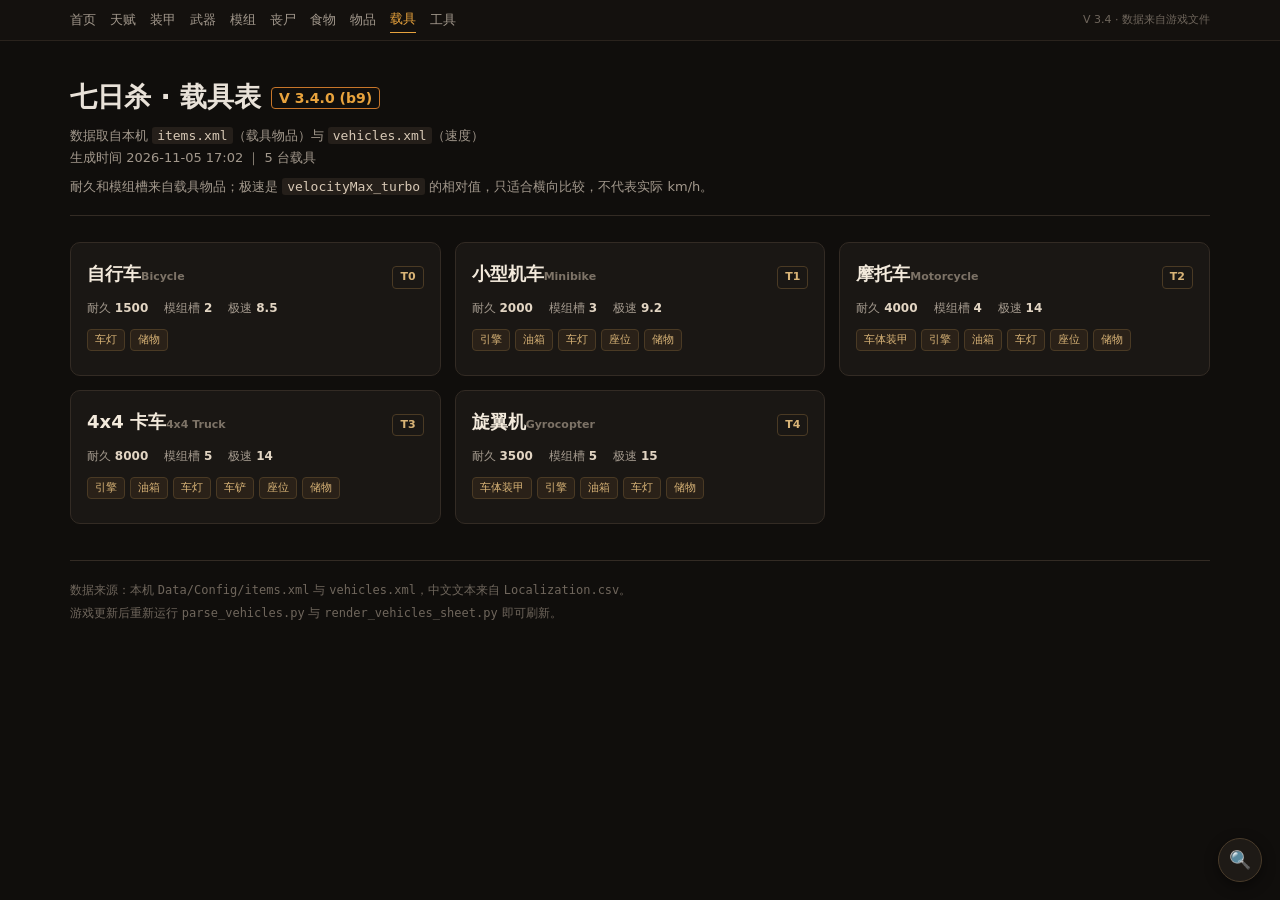
<file: site/vehicles.html>
<!DOCTYPE html><html lang='zh-CN'><head><meta charset='utf-8'>
<meta name='viewport' content='width=device-width,initial-scale=1'>
<title>七日杀 V3.4 载具表</title>
<style>
:root{--bg:#100e0c;--panel:#1a1714;--line:#332b24;--text:#e8e1d8;--dim:#a2988c;
  --accent:#e8a33d;--accent2:#c8762a}
*{box-sizing:border-box}
body{margin:0;background:var(--bg);color:var(--text);
  font:15px/1.65 "Microsoft YaHei","PingFang SC","Noto Sans SC",system-ui,sans-serif}
a{color:var(--accent);text-decoration:none}
.wrap{max-width:1180px;margin:0 auto;padding:0 20px 80px}
header.top{padding:34px 0 18px;border-bottom:1px solid var(--line)}
h1{margin:0 0 6px;font-size:27px}
h1 .ver{font-size:14px;color:var(--accent);border:1px solid var(--accent2);
  border-radius:4px;padding:2px 7px;margin-left:10px;vertical-align:middle}
.sub{color:var(--dim);font-size:13px}
.sub code{background:#251f1a;padding:1px 5px;border-radius:3px;color:#d8c9b6}
.grid{display:grid;grid-template-columns:repeat(auto-fill,minmax(320px,1fr));gap:14px;margin-top:26px}
.vcard{background:var(--panel);border:1px solid var(--line);border-radius:10px;padding:16px 16px 14px}
.vhead{display:flex;align-items:baseline;gap:9px;margin-bottom:10px}
.vhead h3{margin:0;font-size:18px;color:#f3eadc}
.vhead em{font-style:normal;font-size:11px;color:#7d7367}
.tier{margin-left:auto;font-size:11px;font-weight:700;color:#d9b477;border:1px solid #4a3a24;
  border-radius:4px;padding:1px 7px}
.stats{display:flex;flex-wrap:wrap;gap:6px 16px;font-size:12px;color:var(--dim);margin-bottom:10px}
.stats b{color:#e2d5c3}
.slots{display:flex;flex-wrap:wrap;gap:5px;margin-bottom:10px}
.slots span{font-size:11px;color:#d9b477;background:#2a2118;border:1px solid #4a3a24;
  border-radius:4px;padding:1px 7px}
.desc{margin:0;font-size:12px;color:#8f857a;border-top:1px dashed #2c2520;padding-top:9px}
footer{margin-top:36px;padding-top:18px;border-top:1px solid var(--line);
  color:#6f665c;font-size:12px;line-height:1.9}
@media (max-width:620px){.grid{grid-template-columns:1fr}}
@media print{body{background:#fff;color:#000}
  .vcard{background:#fff;border-color:#ccc;break-inside:avoid}
  .vhead h3,.desc{color:#000}}
</style>
<meta name="description" content="5 台载具的耐久、模组槽、可装模组类型与相对极速。">
<link rel="icon" href="favicon.png">
<link rel="stylesheet" href="search.css">
<meta property="og:type" content="website">
<meta property="og:title" content="七日杀 V3.4 载具表">
<meta property="og:description" content="5 台载具的耐久、模组槽、可装模组类型与相对极速。">
<meta property="og:image" content="https://7dtd-codex.pages.dev/og.png">
<meta name="twitter:card" content="summary_large_image">
</head><body>
<div class='sitebar'><div class='in'><a href='index.html'>首页</a><a href='perks.html'>天赋</a><a href='armor.html'>装甲</a><a href='weapons.html'>武器</a><a href='mods.html'>模组</a><a href='zombies.html'>丧尸</a><a href='food.html'>食物</a><a href='items.html'>物品</a><a href='vehicles.html' class='cur'>载具</a><a href='tools.html'>工具</a><span class='ss'>V 3.4 · 数据来自游戏文件</span></div></div><button id='sbtn' title='搜索（Ctrl+K）'>🔍</button><div id='sbox' hidden><div class='sbox-in'><input id='sinput' placeholder='搜索天赋 / 装甲 / 武器 / 模组 / 丧尸 / 食物…'><div id='sres'></div></div></div><div class='wrap'>
<header class='top'><h1>七日杀 · 载具表<span class='ver'>V 3.4.0 (b9)</span></h1>
<div class='sub'>数据取自本机 <code>items.xml</code>（载具物品）与 <code>vehicles.xml</code>（速度）<br>生成时间 2026-11-05 17:02 ｜ 5 台载具</div>
<div class='sub' style='margin-top:8px'>耐久和模组槽来自载具物品；极速是 <code>velocityMax_turbo</code> 的相对值，只适合横向比较，不代表实际 km/h。</div></header>
<div class='grid'>
<article class='vcard' id='vehicleBicyclePlaceable'>
<div class='vhead'><h3>自行车<em>Bicycle</em></h3><span class='tier'>T0</span></div>
<div class='stats'>
<span>耐久 <b>1500</b></span>
<span>模组槽 <b>2</b></span>
<span>极速 <b>8.5</b></span>
</div>
<div class='slots'><span>车灯</span><span>储物</span></div>
</article>
<article class='vcard' id='vehicleMinibikePlaceable'>
<div class='vhead'><h3>小型机车<em>Minibike</em></h3><span class='tier'>T1</span></div>
<div class='stats'>
<span>耐久 <b>2000</b></span>
<span>模组槽 <b>3</b></span>
<span>极速 <b>9.2</b></span>
</div>
<div class='slots'><span>引擎</span><span>油箱</span><span>车灯</span><span>座位</span><span>储物</span></div>
</article>
<article class='vcard' id='vehicleMotorcyclePlaceable'>
<div class='vhead'><h3>摩托车<em>Motorcycle</em></h3><span class='tier'>T2</span></div>
<div class='stats'>
<span>耐久 <b>4000</b></span>
<span>模组槽 <b>4</b></span>
<span>极速 <b>14</b></span>
</div>
<div class='slots'><span>车体装甲</span><span>引擎</span><span>油箱</span><span>车灯</span><span>座位</span><span>储物</span></div>
</article>
<article class='vcard' id='vehicleTruck4x4Placeable'>
<div class='vhead'><h3>4x4 卡车<em>4x4 Truck</em></h3><span class='tier'>T3</span></div>
<div class='stats'>
<span>耐久 <b>8000</b></span>
<span>模组槽 <b>5</b></span>
<span>极速 <b>14</b></span>
</div>
<div class='slots'><span>引擎</span><span>油箱</span><span>车灯</span><span>车铲</span><span>座位</span><span>储物</span></div>
</article>
<article class='vcard' id='vehicleGyrocopterPlaceable'>
<div class='vhead'><h3>旋翼机<em>Gyrocopter</em></h3><span class='tier'>T4</span></div>
<div class='stats'>
<span>耐久 <b>3500</b></span>
<span>模组槽 <b>5</b></span>
<span>极速 <b>15</b></span>
</div>
<div class='slots'><span>车体装甲</span><span>引擎</span><span>油箱</span><span>车灯</span><span>储物</span></div>
</article>
</div>
<footer>数据来源：本机 <code>Data/Config/items.xml</code> 与 <code>vehicles.xml</code>，中文文本来自 <code>Localization.csv</code>。<br>游戏更新后重新运行 <code>parse_vehicles.py</code> 与 <code>render_vehicles_sheet.py</code> 即可刷新。</footer>
</div><script src='search-index.js'></script><script src='search.js' defer></script>
</body></html>
</file>
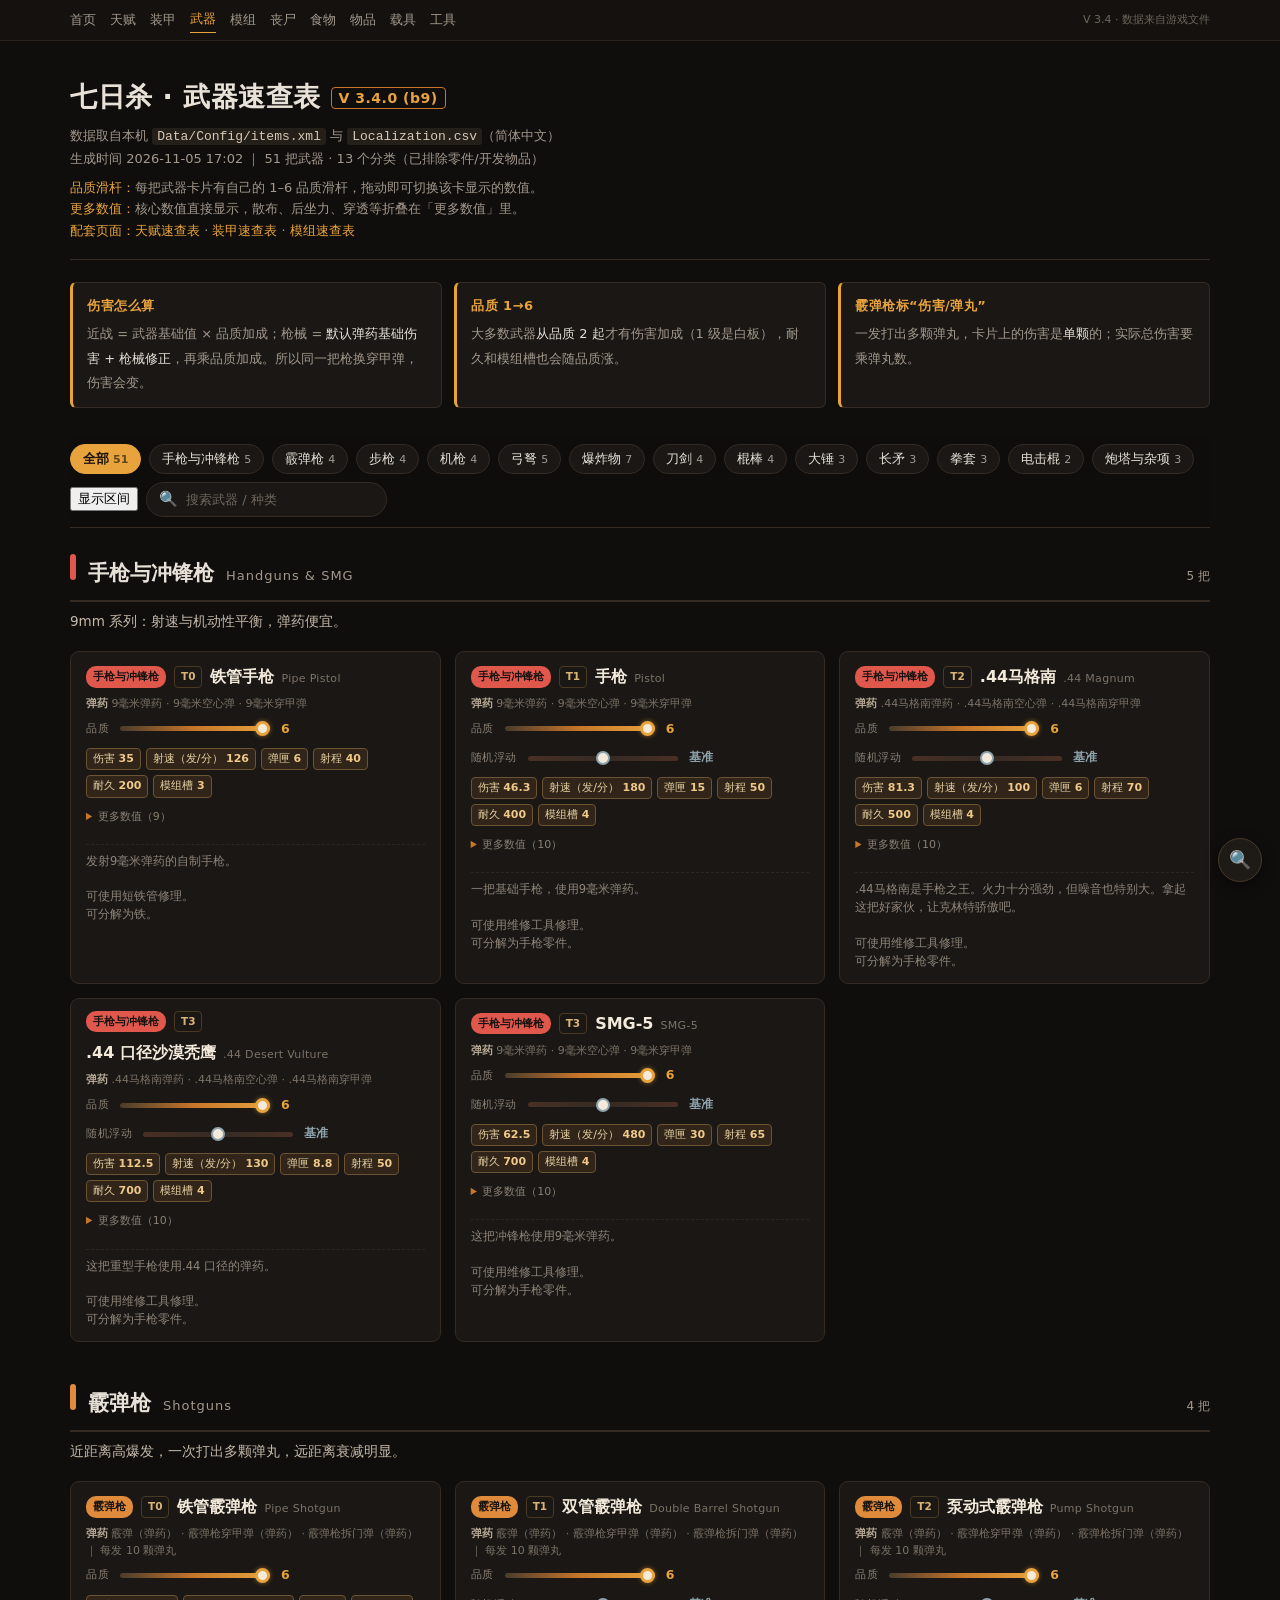
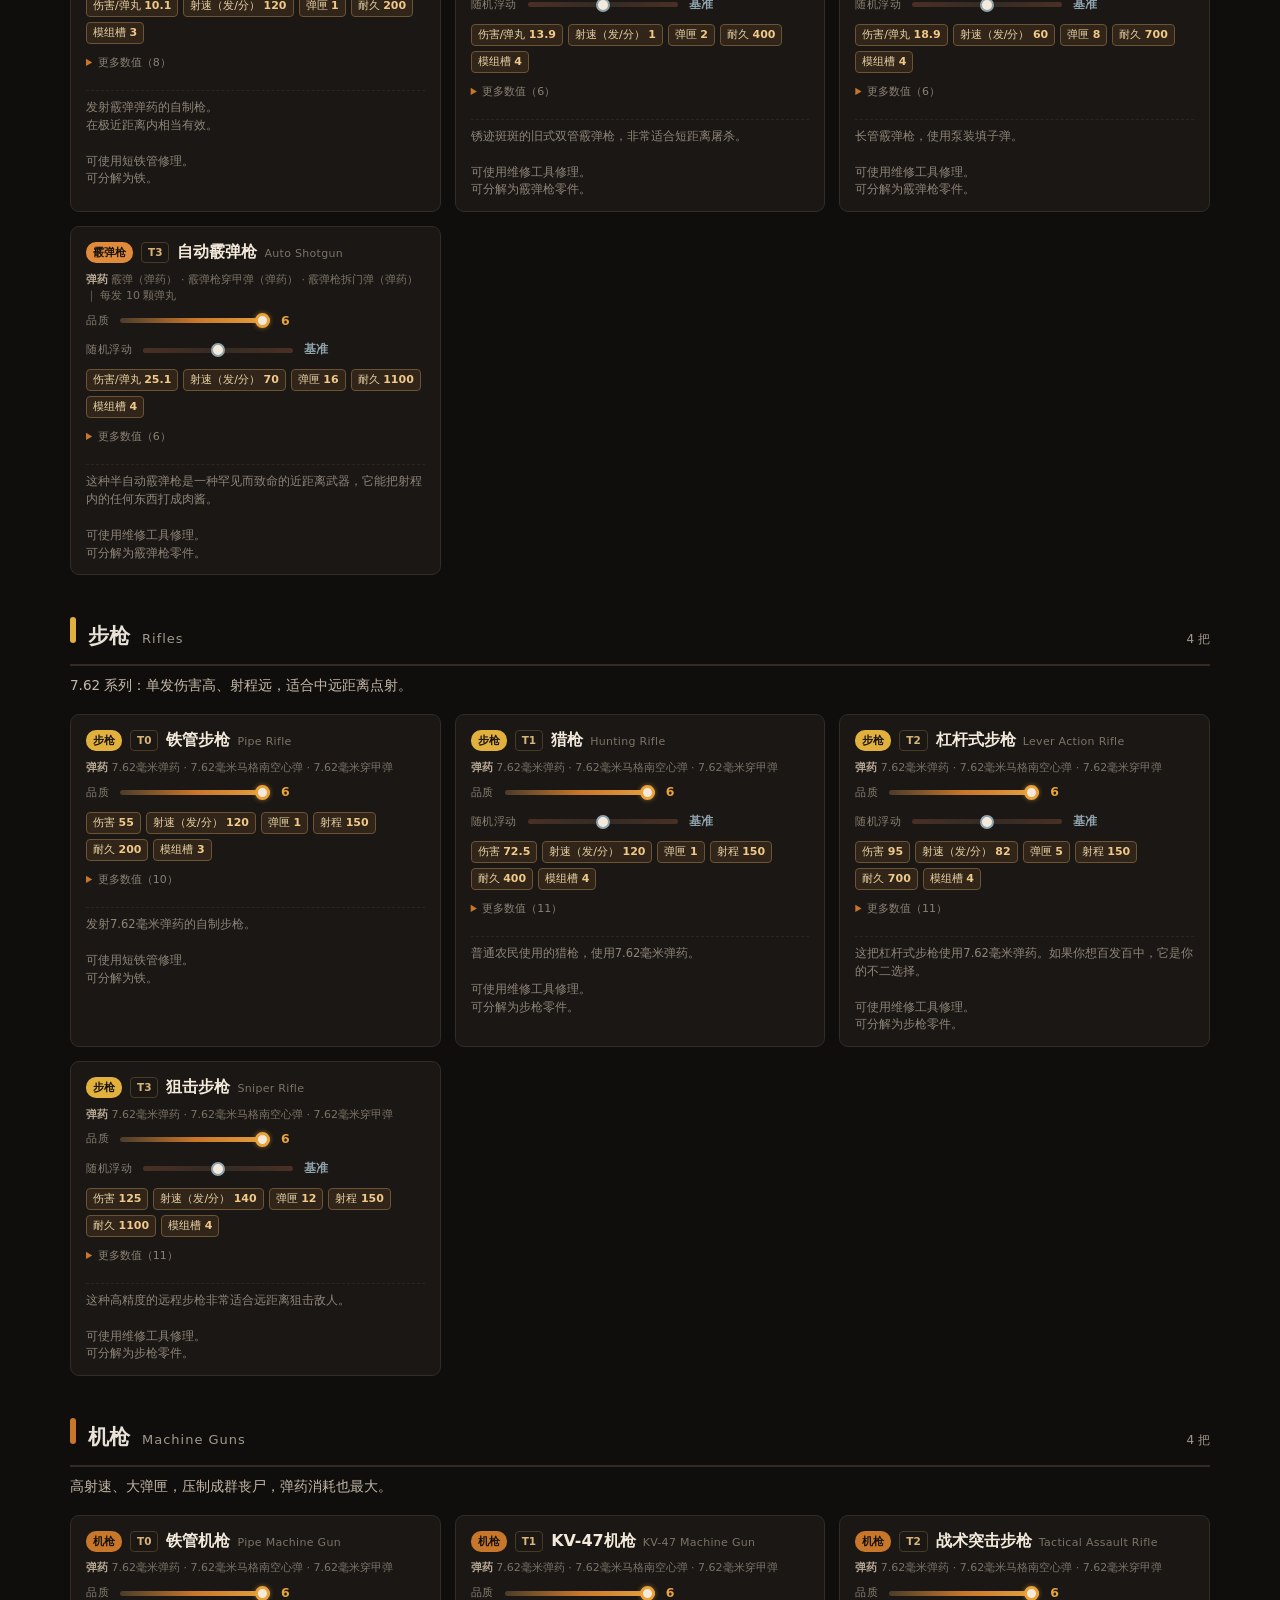
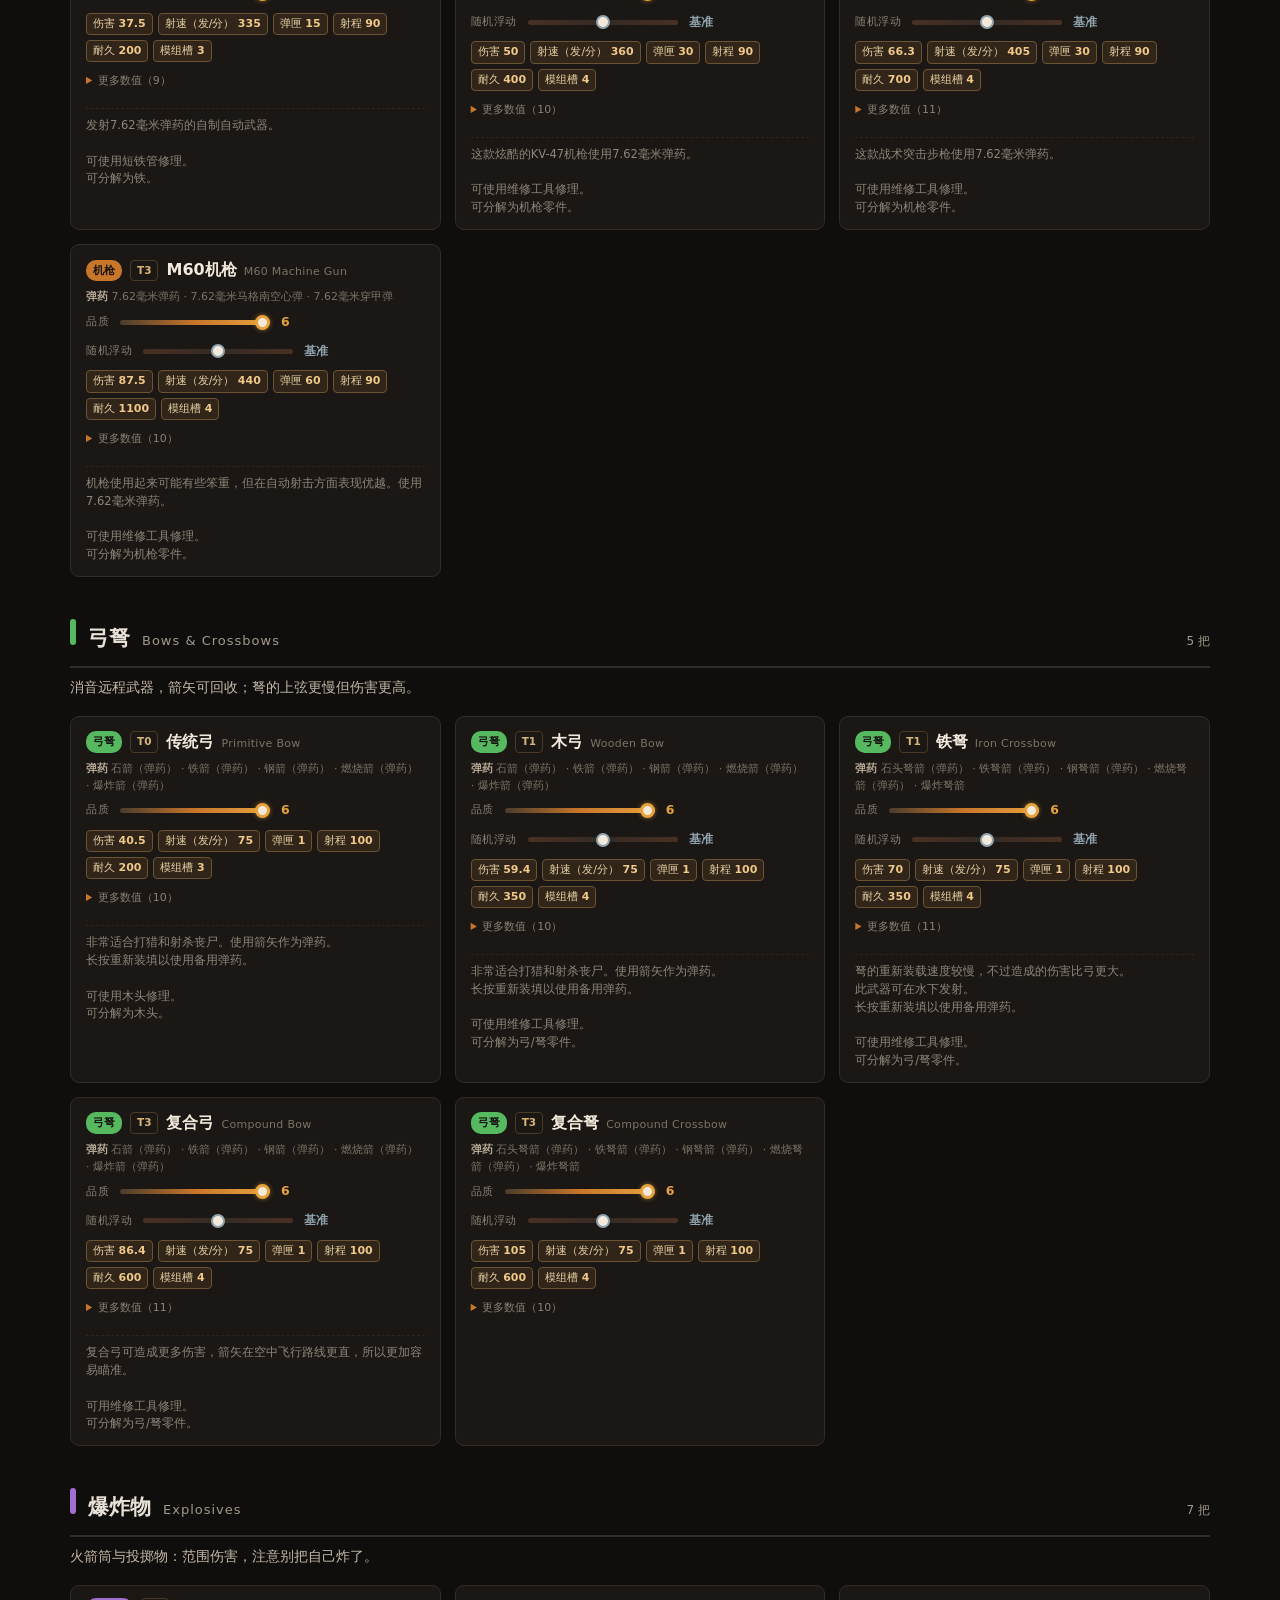
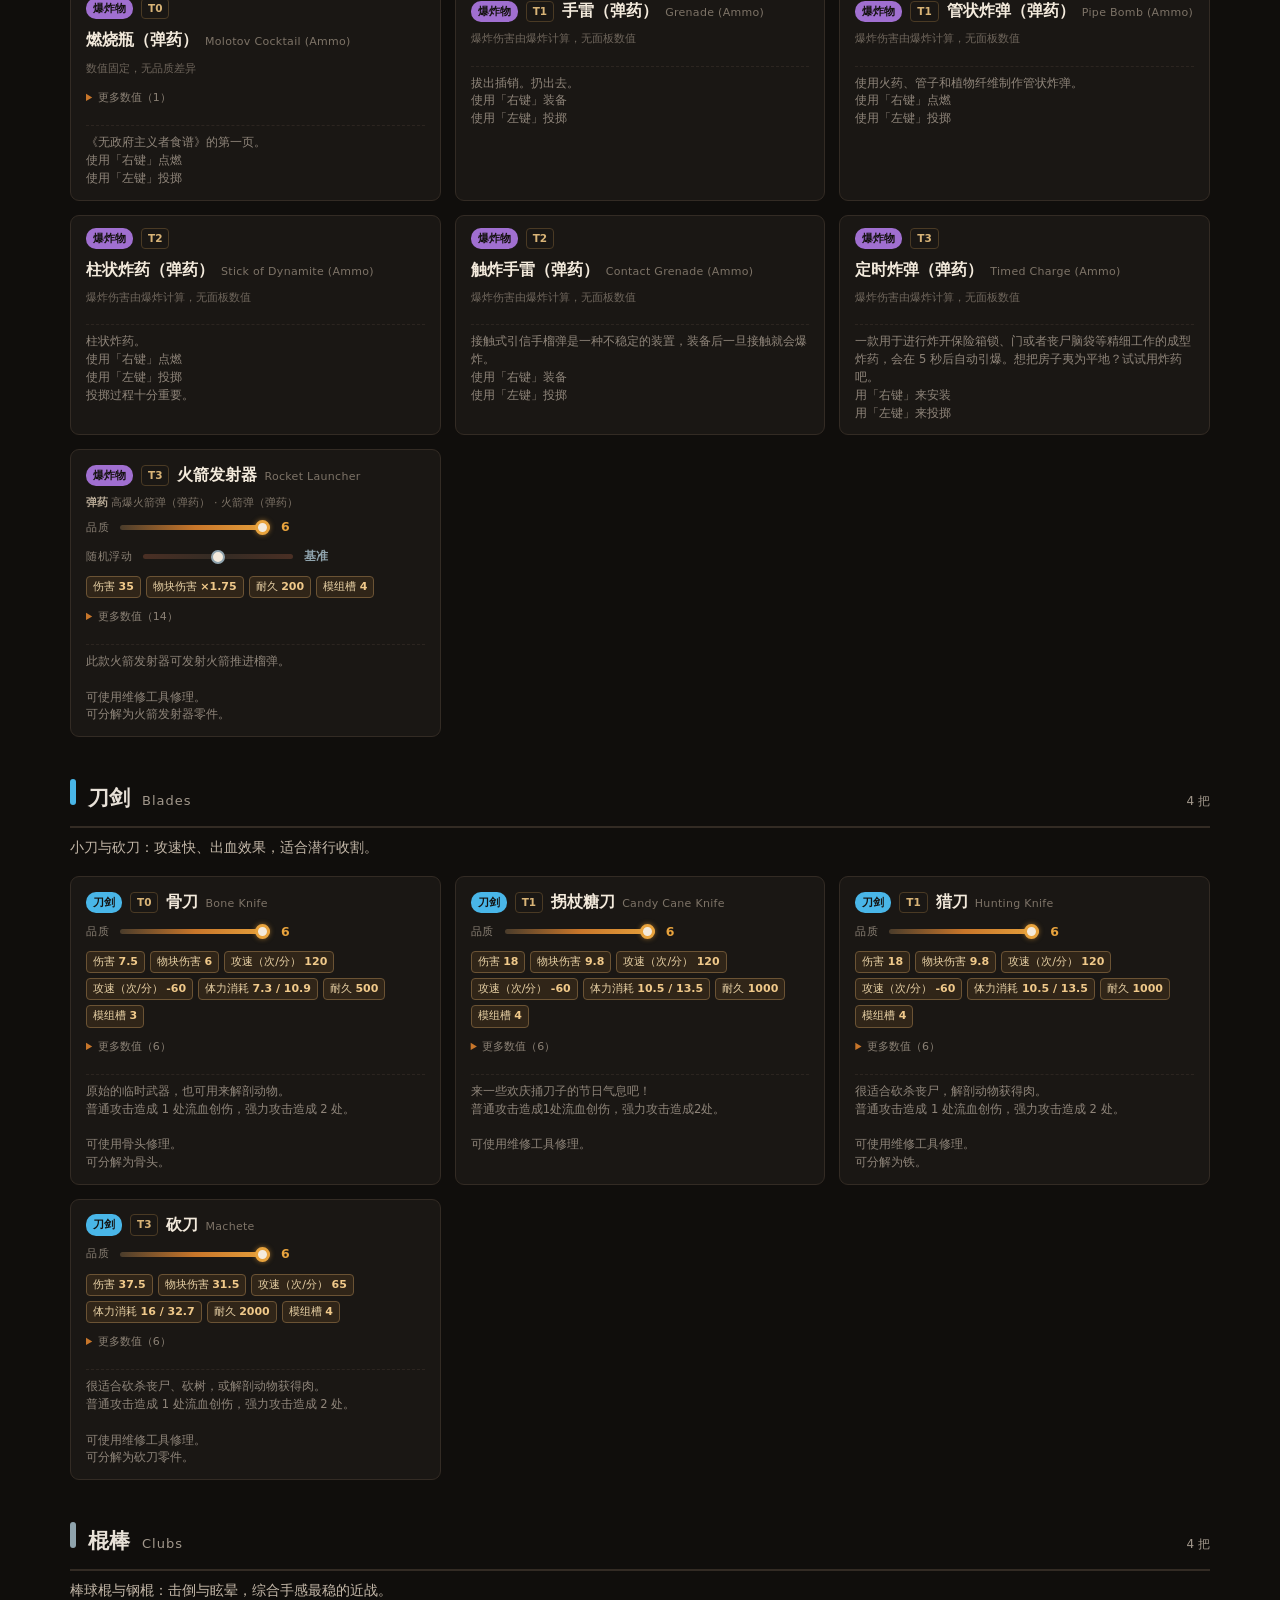
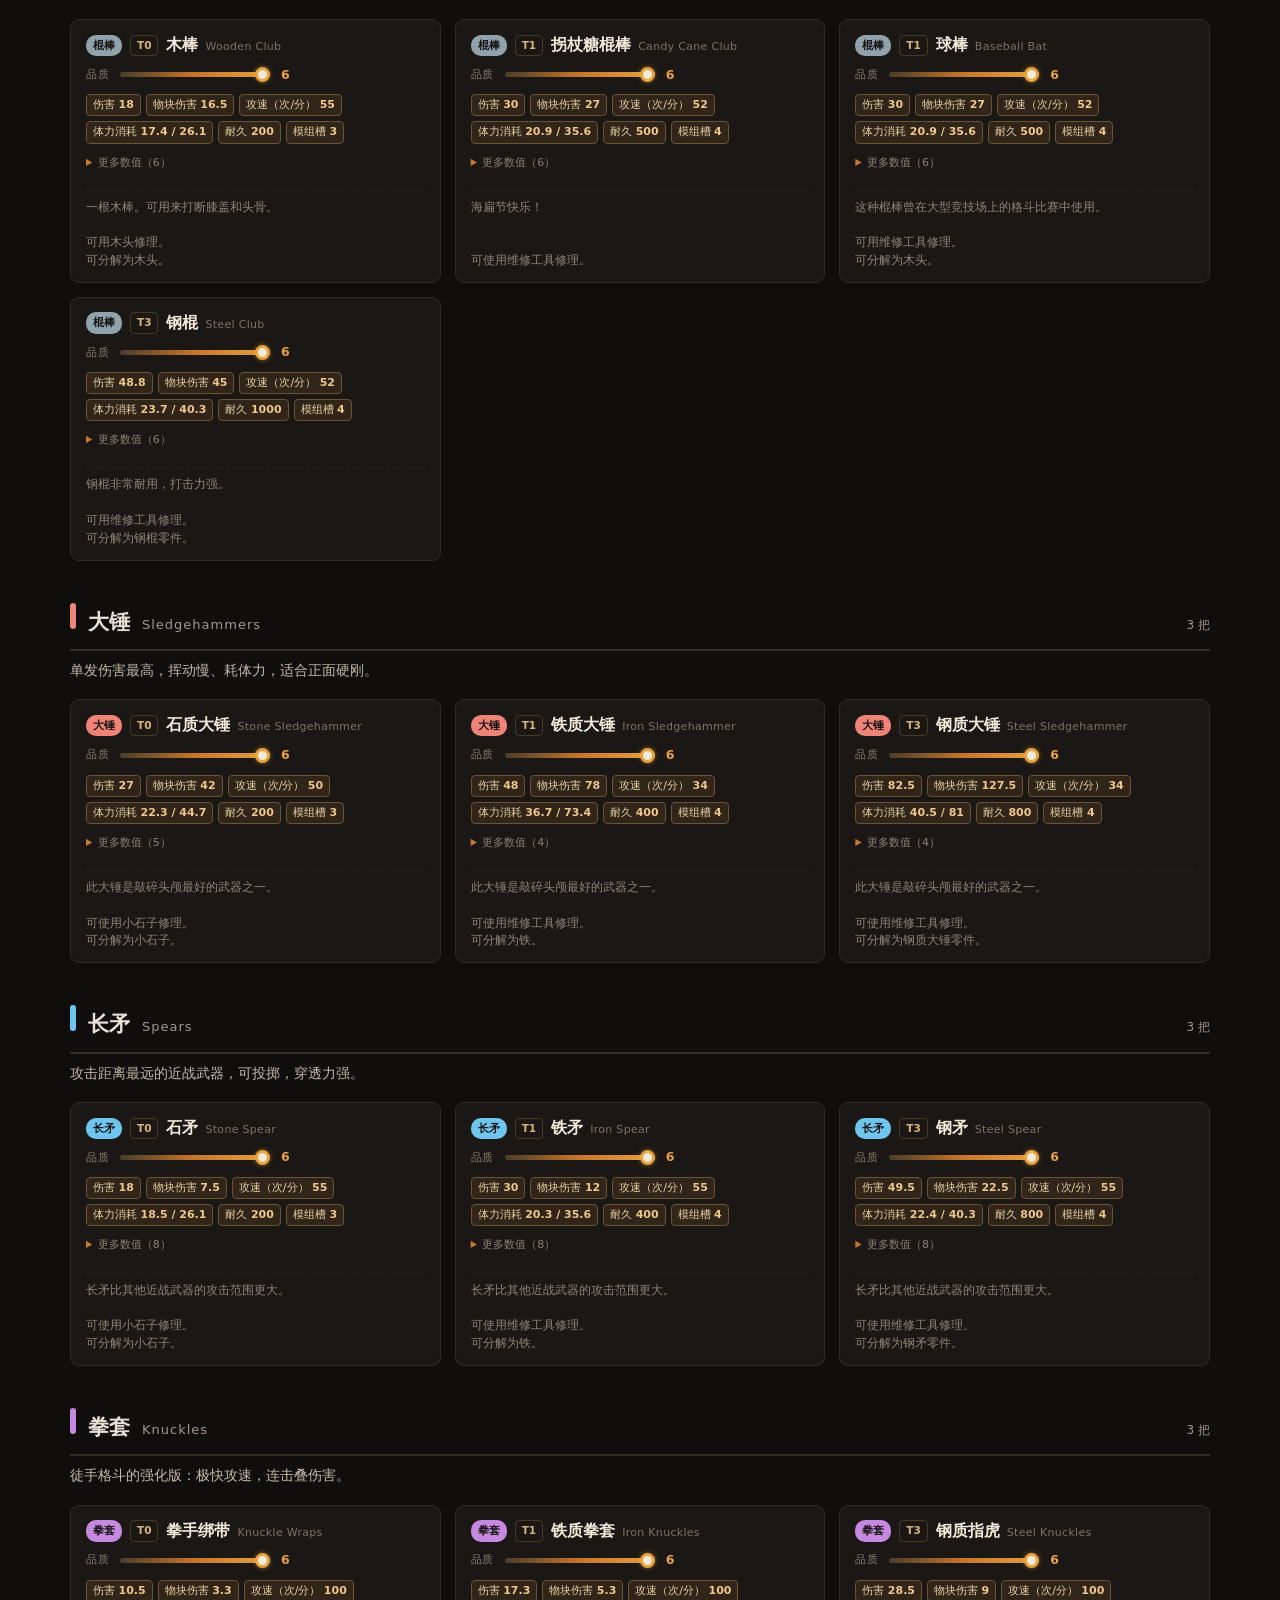
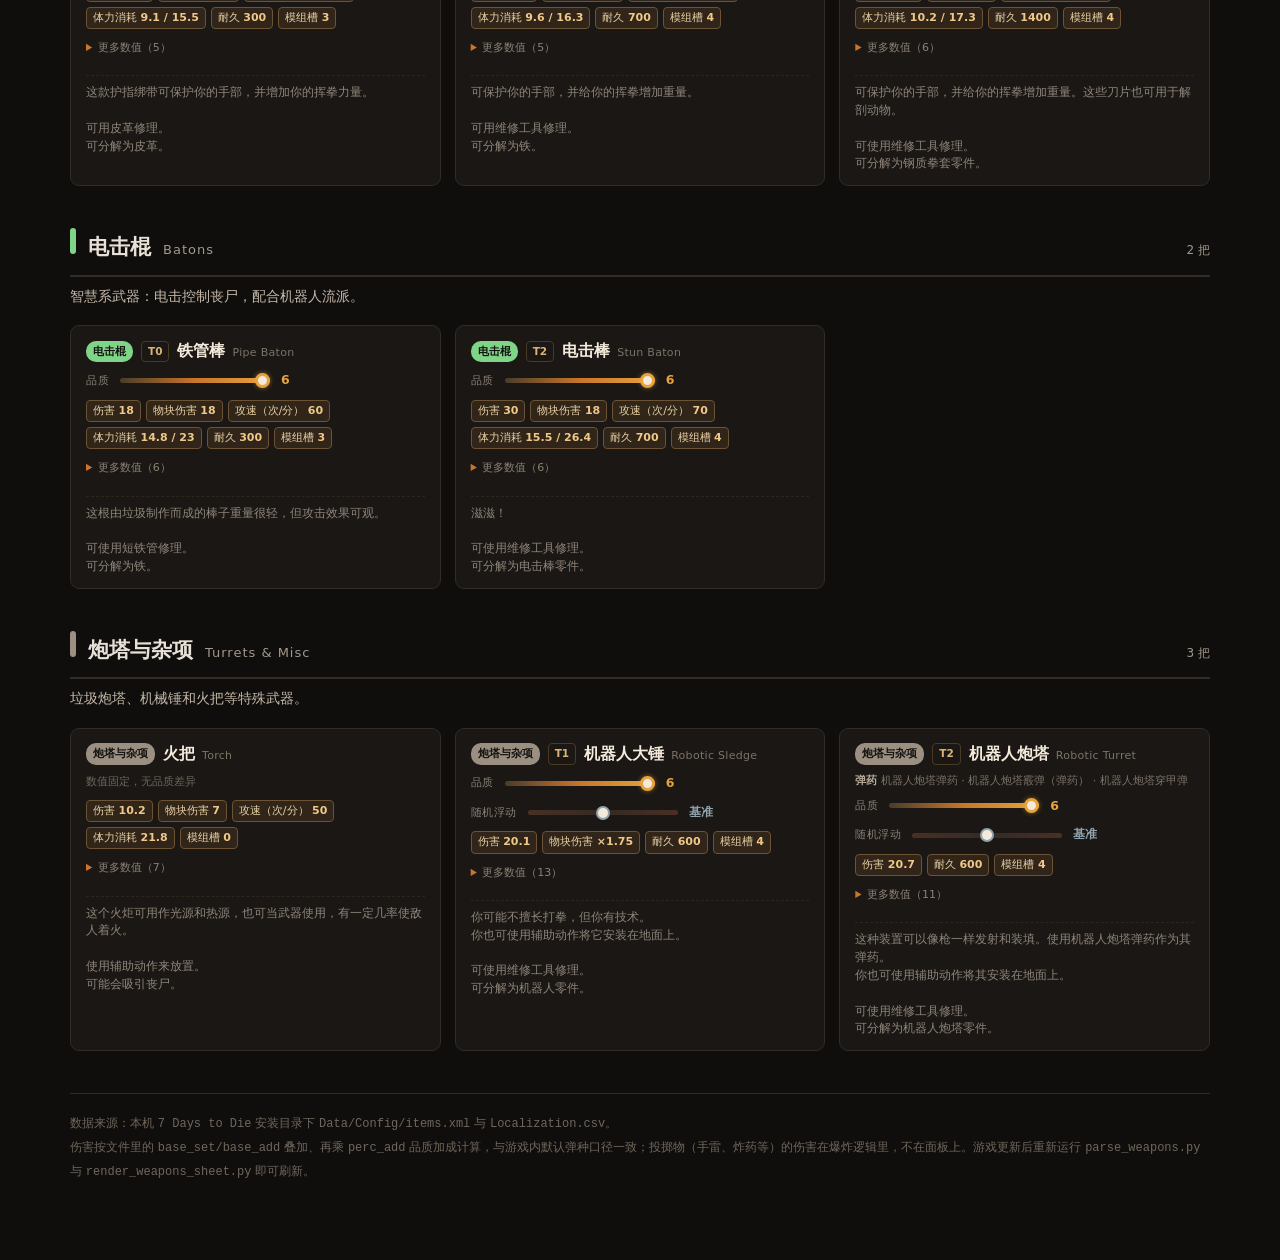
<file: site/weapons.html>
<!DOCTYPE html>
<html lang="zh-CN"><head><meta charset="utf-8">
<meta name="viewport" content="width=device-width,initial-scale=1">
<title>七日杀 V3.4 武器速查表</title>
<style>
:root{
  --bg:#100e0c; --panel:#1a1714; --panel2:#221d19; --line:#332b24;
  --text:#e8e1d8; --dim:#a2988c; --accent:#e8a33d; --accent2:#c8762a;
}
*{box-sizing:border-box}
html{scroll-behavior:smooth}
body{margin:0;background:var(--bg);color:var(--text);
  font:15px/1.65 "Microsoft YaHei","PingFang SC","Noto Sans SC",system-ui,sans-serif;}
a{color:var(--accent);text-decoration:none}
.wrap{max-width:1180px;margin:0 auto;padding:0 20px 80px}
header.top{padding:34px 0 18px;border-bottom:1px solid var(--line)}
h1{margin:0 0 6px;font-size:27px;letter-spacing:.5px}
h1 .ver{font-size:14px;color:var(--accent);border:1px solid var(--accent2);
  border-radius:4px;padding:2px 7px;margin-left:10px;vertical-align:middle}
.sub{color:var(--dim);font-size:13px}
.sub code{background:#251f1a;padding:1px 5px;border-radius:3px;color:#d8c9b6}
.rules{display:grid;grid-template-columns:repeat(auto-fit,minmax(230px,1fr));gap:12px;margin:22px 0 4px}
.rule{background:var(--panel);border:1px solid var(--line);border-left:3px solid var(--accent);
  border-radius:6px;padding:12px 14px}
.rule b{display:block;color:var(--accent);font-size:13px;letter-spacing:.5px;margin-bottom:4px}
.rule span{color:var(--dim);font-size:13px}
.rule span em{color:var(--text);font-style:normal}

nav.jump{position:sticky;top:0;z-index:20;background:rgba(16,14,12,.97);
  border-bottom:1px solid var(--line);padding:10px 0;margin:26px 0}
.navrow{display:flex;flex-wrap:wrap;gap:8px;align-items:center}
.navrow .spacer{flex:1}
.chipbtn{font-size:13px;padding:5px 12px;border:1px solid var(--line);border-radius:20px;
  color:var(--text);background:var(--panel);cursor:pointer;font-family:inherit}
.chipbtn:hover{border-color:var(--accent);color:var(--accent)}
.chipbtn.on{background:var(--accent);color:#1a1208;border-color:var(--accent);font-weight:700}
.chipbtn small{opacity:.65;margin-left:4px;font-size:11px}
.search{display:flex;align-items:center;gap:6px;background:var(--panel);
  border:1px solid var(--line);border-radius:20px;padding:4px 12px}
.search input{background:transparent;border:0;outline:0;color:var(--text);
  font-size:13px;width:190px;font-family:inherit}
.search input::placeholder{color:#6f665c}

section.cat{margin:0 0 42px;scroll-margin-top:84px}
.cat-head{display:flex;align-items:baseline;gap:12px;flex-wrap:wrap;
  padding:0 0 10px;border-bottom:2px solid var(--line);margin-bottom:8px}
.cat-head .bar{width:6px;height:26px;border-radius:3px;display:inline-block}
.cat-head h2{margin:0;font-size:21px}
.cat-head .en{color:var(--dim);font-size:13px;letter-spacing:1px}
.cat-head .cnt{margin-left:auto;color:var(--dim);font-size:12px}
.cat-intro{color:#c4b8a9;font-size:13.5px;margin:0 0 18px;max-width:920px}

.grid{display:grid;grid-template-columns:repeat(auto-fill,minmax(340px,1fr));gap:14px}
.wpn{background:var(--panel);border:1px solid var(--line);border-radius:9px;overflow:hidden;
  display:flex;flex-direction:column;padding-bottom:12px}
.whead{display:flex;align-items:center;gap:8px;padding:12px 15px 6px;flex-wrap:wrap}
.whead h3{margin:0;font-size:16px;color:#f3eadc}
.whead h3 em{font-style:normal;font-weight:400;font-size:11px;color:#7d7367;
  letter-spacing:.3px;margin-left:7px}
.badge{font-size:10.5px;font-weight:700;padding:2px 7px;border-radius:10px;color:#141210}
.badge.handgun{background:#e0574c}.badge.shotgun{background:#e08a3c}.badge.rifle{background:#e2b03c}
.badge.mg{background:#c8762a}.badge.bow{background:#57b95f}.badge.explosive{background:#a06fd0}
.badge.blade{background:#49b6e8}.badge.club{background:#8fa3ad}.badge.sledge{background:#ef8377}
.badge.spear{background:#6ec6ef}.badge.knuckles{background:#c58ae0}.badge.baton{background:#7fd487}
.badge.misc{background:#9a8f80}
.tier{font-size:10.5px;font-weight:700;color:#d9b477;border:1px solid #4a3a24;
  border-radius:4px;padding:1px 6px}
.ammo{padding:0 15px 6px;font-size:11px;color:#7d7367;line-height:1.5}
.ammo b{color:#b9ab97;font-weight:600}
.setq{display:flex;align-items:center;gap:9px;padding:0 15px 9px}
.setq .qlbl{font-size:11px;color:#8b8175;letter-spacing:.5px;white-space:nowrap}
.setq input[type=range]{-webkit-appearance:none;appearance:none;width:150px;height:5px;
  border-radius:3px;background:linear-gradient(90deg,#4a3c2b,#c8762a,#e8a33d);outline:0}
.setq input[type=range]::-webkit-slider-thumb{-webkit-appearance:none;width:15px;height:15px;
  border-radius:50%;background:#f3eadc;border:3px solid var(--accent);cursor:pointer;
  box-shadow:0 0 5px rgba(232,163,61,.55)}
.setq input[type=range]::-moz-range-thumb{width:12px;height:12px;border-radius:50%;
  background:#f3eadc;border:3px solid var(--accent);cursor:pointer}
.setq .qnow{font-size:12.5px;color:var(--accent);font-weight:700;min-width:12px}
.fixed{padding:0 15px 9px;font-size:11px;color:#6f665c}
.rrow{display:flex;align-items:center;gap:9px;padding:0 15px 9px}
.rrow .qlbl{font-size:11px;color:#8b8175;letter-spacing:.5px;white-space:nowrap}
.rrow input[type=range]{-webkit-appearance:none;appearance:none;width:150px;height:5px;
  border-radius:3px;background:linear-gradient(90deg,#4a2f24,#332b24,#4a2f24);outline:0}
.rrow input[type=range]::-webkit-slider-thumb{-webkit-appearance:none;width:14px;height:14px;
  border-radius:50%;background:#f3eadc;border:2px solid #8fa3ad;cursor:pointer}
.rrow input[type=range]::-moz-range-thumb{width:12px;height:12px;border-radius:50%;
  background:#f3eadc;border:2px solid #8fa3ad;cursor:pointer}
.rrow .rnow{font-size:12px;color:#8fa3ad;font-weight:700;min-width:44px}
.rollnote{padding:0 15px 9px;font-size:10.5px;color:#7d7367}
.chips{display:flex;flex-wrap:wrap;gap:5px;padding:0 15px 8px}
.chips i{font-style:normal;font-size:11px;color:#d9b477;background:#2a2118;
  border:1px solid #4a3a24;border-radius:4px;padding:1px 6px;white-space:nowrap}
.chips i b{font-weight:700;color:#f0c98a}
.chips i.core{color:#e8d1a5;border-color:#6b5334;background:#302518}
details.more{padding:0 15px 6px}
details.more summary{cursor:pointer;font-size:11px;color:#8b8175;outline:0;padding:2px 0 4px}
details.more summary::marker{color:var(--accent2)}
details.more .chips{padding:2px 0 4px}
.desc{margin:8px 15px 0;padding-top:8px;font-size:11.5px;color:#8f857a;line-height:1.55;
  border-top:1px dashed #2c2520}
footer{margin-top:36px;padding-top:18px;border-top:1px solid var(--line);
  color:#6f665c;font-size:12px;line-height:1.9}
.hide{display:none !important}
body.range .setq,body.range .rrow{display:none}
.rangechip{color:#8fa3ad}
@media (max-width:620px){
  .grid{grid-template-columns:1fr}
  .search input{width:100px}
  h1{font-size:22px}
  .setq input[type=range]{width:110px}
}
@media print{
  body{background:#fff;color:#000}
  nav.jump,.setq{display:none}
  .wpn{background:#fff;border-color:#ccc;break-inside:avoid}
  .whead h3,.desc{color:#000}
}
</style>

<meta name="description" content="51 把武器按 13 类整理，伤害、射速、弹匣、射程、耐久与隐藏数值，品质 1–6 逐级切换。">
<link rel="icon" href="favicon.png">
<link rel="stylesheet" href="search.css">
<meta property="og:type" content="website">
<meta property="og:title" content="七日杀 V3.4 武器速查表">
<meta property="og:description" content="51 把武器按 13 类整理，伤害、射速、弹匣、射程、耐久与隐藏数值，品质 1–6 逐级切换。">
<meta property="og:image" content="https://7dtd-codex.pages.dev/og.png">
<meta name="twitter:card" content="summary_large_image">
</head><body>
<div class='sitebar'><div class='in'><a href='index.html'>首页</a><a href='perks.html'>天赋</a><a href='armor.html'>装甲</a><a href='weapons.html' class='cur'>武器</a><a href='mods.html'>模组</a><a href='zombies.html'>丧尸</a><a href='food.html'>食物</a><a href='items.html'>物品</a><a href='vehicles.html'>载具</a><a href='tools.html'>工具</a><span class='ss'>V 3.4 · 数据来自游戏文件</span></div></div><button id='sbtn' title='搜索（Ctrl+K）'>🔍</button><div id='sbox' hidden><div class='sbox-in'><input id='sinput' placeholder='搜索天赋 / 装甲 / 武器 / 模组 / 丧尸 / 食物…'><div id='sres'></div></div></div><div class='wrap'>
<header class='top'>
<h1>七日杀 · 武器速查表<span class='ver'>V 3.4.0 (b9)</span></h1>
<div class='sub'>数据取自本机 <code>Data/Config/items.xml</code> 与 <code>Localization.csv</code>（简体中文）<br>生成时间 2026-11-05 17:02 ｜ 51 把武器 · 13 个分类（已排除零件/开发物品）</div>
<div class='sub' style='margin-top:8px'><span style='color:#e8a33d'>品质滑杆：</span>每把武器卡片有自己的 1–6 品质滑杆，拖动即可切换该卡显示的数值。<br><span style='color:#e8a33d'>更多数值：</span>核心数值直接显示，散布、后坐力、穿透等折叠在「更多数值」里。<br><span style='color:#e8a33d'>配套页面：</span><a href='perks.html'>天赋速查表</a> · <a href='armor.html'>装甲速查表</a> · <a href='mods.html'>模组速查表</a></div>
</header>
<div class='rules'>
<div class='rule'><b>伤害怎么算</b><span>近战 = 武器基础值 × 品质加成；枪械 = <em>默认弹药基础伤害 + 枪械修正</em>，再乘品质加成。所以同一把枪换穿甲弹，伤害会变。</span></div>
<div class='rule'><b>品质 1→6</b><span>大多数武器<em>从品质 2 起</em>才有伤害加成（1 级是白板），耐久和模组槽也会随品质涨。</span></div>
<div class='rule'><b>霰弹枪标“伤害/弹丸”</b><span>一发打出多颗弹丸，卡片上的伤害是<em>单颗</em>的；实际总伤害要乘弹丸数。</span></div>
</div>
<nav class='jump'><div class='navrow'>
<button class='chipbtn on' data-cat='all'>全部<small>51</small></button>
<button class='chipbtn' data-cat='handgun'>手枪与冲锋枪<small>5</small></button>
<button class='chipbtn' data-cat='shotgun'>霰弹枪<small>4</small></button>
<button class='chipbtn' data-cat='rifle'>步枪<small>4</small></button>
<button class='chipbtn' data-cat='mg'>机枪<small>4</small></button>
<button class='chipbtn' data-cat='bow'>弓弩<small>5</small></button>
<button class='chipbtn' data-cat='explosive'>爆炸物<small>7</small></button>
<button class='chipbtn' data-cat='blade'>刀剑<small>4</small></button>
<button class='chipbtn' data-cat='club'>棍棒<small>4</small></button>
<button class='chipbtn' data-cat='sledge'>大锤<small>3</small></button>
<button class='chipbtn' data-cat='spear'>长矛<small>3</small></button>
<button class='chipbtn' data-cat='knuckles'>拳套<small>3</small></button>
<button class='chipbtn' data-cat='baton'>电击棍<small>2</small></button>
<button class='chipbtn' data-cat='misc'>炮塔与杂项<small>3</small></button>
<span class='spacer'></span>
<button class='btn' id='rangetoggle'>显示区间</button>
<label class='search'>🔍<input id='q' type='search' placeholder='搜索武器 / 种类'></label>
</div></nav>
<section class='cat' id='handgun'>
<div class='cat-head'><span class='bar' style='background:#e0574c'></span><h2>手枪与冲锋枪</h2><span class='en'>Handguns &amp; SMG</span><span class='cnt'>5 把</span></div>
<p class='cat-intro'>9mm 系列：射速与机动性平衡，弹药便宜。</p>
<div class='grid'>
<article class='wpn' id='gunHandgunT0PipePistol' data-id='gunHandgunT0PipePistol' data-cat='handgun' data-text='铁管手枪 pipe pistol 发射9毫米弹药的自制手枪。

可使用短铁管修理。
可分解为铁。 手枪与冲锋枪 伤害 射速（发/分） 弹匣 射程 耐久 模组槽 物块伤害 武器操控性 有效射程 散布（垂直） 散布（水平） 后坐力（垂直·小） 后坐力（垂直·大） 后坐力（水平·小） 后坐力（水平·大）'>
<div class='whead'><span class='badge handgun'>手枪与冲锋枪</span><span class='tier'>T0</span><h3>铁管手枪<em>Pipe Pistol</em></h3></div>
<div class='ammo'><b>弹药</b> 9毫米弹药 · 9毫米空心弹 · 9毫米穿甲弹</div>
<div class='setq'><span class='qlbl'>品质</span><input class='qslider' type='range' min='1' max='6' step='1' value='6' aria-label='铁管手枪 品质'><b class='qnow'>6</b></div>
<div class='chips'><i class='core'>伤害 <b data-vals='28,29.4,30.8,32.2,33.6,35' data-fmt='num'>35</b></i><i class='core'>射速（发/分） <b data-vals='126,126,126,126,126,126' data-fmt='num'>126</b></i><i class='core'>弹匣 <b data-vals='6,6,6,6,6,6' data-fmt='num'>6</b></i><i class='core'>射程 <b data-vals='40,40,40,40,40,40' data-fmt='num'>40</b></i><i class='core'>耐久 <b data-vals='100,120,140,160,180,200' data-fmt='num'>200</b></i><i class='core'>模组槽 <b data-vals='1,1,1,2,2,3' data-fmt='num'>3</b></i></div>
<details class='more'><summary>更多数值（9）</summary><div class='chips'><i class=''>物块伤害 <b data-vals='1,1.15,1.3,1.45,1.6,1.75' data-fmt='x'>×1.75</b></i><i class=''>武器操控性 <b data-vals='0.95,0.95,0.95,0.95,0.95,0.95' data-fmt='x'>×0.95</b></i><i class=''>有效射程 <b data-vals='12,12,12,12,12,12' data-fmt='num'>12</b></i><i class=''>散布（垂直） <b data-vals='1.5,1.5,1.5,1.5,1.5,1.5' data-fmt='num'>1.5</b></i><i class=''>散布（水平） <b data-vals='1.5,1.5,1.5,1.5,1.5,1.5' data-fmt='num'>1.5</b></i><i class=''>后坐力（垂直·小） <b data-vals='0.8,0.8,0.8,0.8,0.8,0.8' data-fmt='num'>0.8</b></i><i class=''>后坐力（垂直·大） <b data-vals='0.9,0.9,0.9,0.9,0.9,0.9' data-fmt='num'>0.9</b></i><i class=''>后坐力（水平·小） <b data-vals='-0.3,-0.3,-0.3,-0.3,-0.3,-0.3' data-fmt='num'>-0.3</b></i><i class=''>后坐力（水平·大） <b data-vals='0.3,0.3,0.3,0.3,0.3,0.3' data-fmt='num'>0.3</b></i></div></details>
<p class='desc'>发射9毫米弹药的自制手枪。<br><br>可使用短铁管修理。<br>可分解为铁。</p>
</article>
<article class='wpn' id='gunHandgunT1Pistol' data-id='gunHandgunT1Pistol' data-cat='handgun' data-text='手枪 pistol 一把基础手枪，使用9毫米弹药。

可使用维修工具修理。
可分解为手枪零件。 手枪与冲锋枪 伤害 射速（发/分） 弹匣 射程 耐久 模组槽 物块伤害 武器操控性 有效射程 射程衰减 散布（垂直） 散布（水平） 后坐力（垂直·小） 后坐力（垂直·大） 后坐力（水平·小） 后坐力（水平·大）'>
<div class='whead'><span class='badge handgun'>手枪与冲锋枪</span><span class='tier'>T1</span><h3>手枪<em>Pistol</em></h3></div>
<div class='ammo'><b>弹药</b> 9毫米弹药 · 9毫米空心弹 · 9毫米穿甲弹</div>
<div class='setq'><span class='qlbl'>品质</span><input class='qslider' type='range' min='1' max='6' step='1' value='6' aria-label='手枪 品质'><b class='qnow'>6</b></div>
<div class='rrow'><span class='qlbl'>随机浮动</span><input class='rslider' type='range' min='0' max='100' step='5' value='50' aria-label='手枪 随机浮动'><b class='rnow'>基准</b></div>
<div class='chips'><i class='core'>伤害 <b data-vals='37,38.85,40.7,42.55,44.4,46.25' data-fmt='num'>46.3</b></i><i class='core'>射速（发/分） <b data-vals='180,180,180,180,180,180' data-fmt='num'>180</b></i><i class='core'>弹匣 <b data-vals='15,15,15,15,15,15' data-fmt='num'>15</b></i><i class='core'>射程 <b data-vals='50,50,50,50,50,50' data-fmt='num'>50</b></i><i class='core'>耐久 <b data-vals='300,320,340,360,380,400' data-fmt='num'>400</b></i><i class='core'>模组槽 <b data-vals='2,2,2,3,3,4' data-fmt='num'>4</b></i></div>
<details class='more'><summary>更多数值（10）</summary><div class='chips'><i class=''>物块伤害 <b data-vals='1,1.15,1.3,1.45,1.6,1.75' data-fmt='x' data-roll='perc_add,-0.08,0.08'>×1.75</b></i><i class=''>武器操控性 <b data-vals='0.95,0.95,0.95,0.95,0.95,0.95' data-fmt='x' data-roll='perc_add,-0.08,0.08'>×0.95</b></i><i class=''>有效射程 <b data-vals='17,17,17,17,17,17' data-fmt='num'>17</b></i><i class=''>射程衰减 <b data-vals='-0.2,-0.12,-0.04,0.04,0.12,0.2' data-fmt='pct'>+20%</b></i><i class=''>散布（垂直） <b data-vals='1.5,1.5,1.5,1.5,1.5,1.5' data-fmt='num'>1.5</b></i><i class=''>散布（水平） <b data-vals='1.5,1.5,1.5,1.5,1.5,1.5' data-fmt='num'>1.5</b></i><i class=''>后坐力（垂直·小） <b data-vals='0.7,0.7,0.7,0.7,0.7,0.7' data-fmt='num'>0.7</b></i><i class=''>后坐力（垂直·大） <b data-vals='0.8,0.8,0.8,0.8,0.8,0.8' data-fmt='num'>0.8</b></i><i class=''>后坐力（水平·小） <b data-vals='-0.25,-0.25,-0.25,-0.25,-0.25,-0.25' data-fmt='num'>-0.2</b></i><i class=''>后坐力（水平·大） <b data-vals='0.25,0.25,0.25,0.25,0.25,0.25' data-fmt='num'>0.3</b></i></div></details>
<p class='desc'>一把基础手枪，使用9毫米弹药。<br><br>可使用维修工具修理。<br>可分解为手枪零件。</p>
</article>
<article class='wpn' id='gunHandgunT2Magnum44' data-id='gunHandgunT2Magnum44' data-cat='handgun' data-text='.44马格南 .44 magnum .44马格南是手枪之王。火力十分强劲，但噪音也特别大。拿起这把好家伙，让克林特骄傲吧。

可使用维修工具修理。
可分解为手枪零件。 手枪与冲锋枪 伤害 射速（发/分） 弹匣 射程 耐久 模组槽 物块伤害 武器操控性 有效射程 射程衰减 散布（垂直） 散布（水平） 后坐力（垂直·小） 后坐力（垂直·大） 后坐力（水平·小） 后坐力（水平·大）'>
<div class='whead'><span class='badge handgun'>手枪与冲锋枪</span><span class='tier'>T2</span><h3>.44马格南<em>.44 Magnum</em></h3></div>
<div class='ammo'><b>弹药</b> .44马格南弹药 · .44马格南空心弹 · .44马格南穿甲弹</div>
<div class='setq'><span class='qlbl'>品质</span><input class='qslider' type='range' min='1' max='6' step='1' value='6' aria-label='.44马格南 品质'><b class='qnow'>6</b></div>
<div class='rrow'><span class='qlbl'>随机浮动</span><input class='rslider' type='range' min='0' max='100' step='5' value='50' aria-label='.44马格南 随机浮动'><b class='rnow'>基准</b></div>
<div class='chips'><i class='core'>伤害 <b data-vals='65,68.25,71.5,74.75,78,81.25' data-fmt='num'>81.3</b></i><i class='core'>射速（发/分） <b data-vals='100,100,100,100,100,100' data-fmt='num'>100</b></i><i class='core'>弹匣 <b data-vals='6,6,6,6,6,6' data-fmt='num'>6</b></i><i class='core'>射程 <b data-vals='70,70,70,70,70,70' data-fmt='num'>70</b></i><i class='core'>耐久 <b data-vals='400,420,440,460,480,500' data-fmt='num'>500</b></i><i class='core'>模组槽 <b data-vals='2,2,3,3,4,4' data-fmt='num'>4</b></i></div>
<details class='more'><summary>更多数值（10）</summary><div class='chips'><i class=''>物块伤害 <b data-vals='1,1.15,1.3,1.45,1.6,1.75' data-fmt='x' data-roll='perc_add,-0.08,0.08'>×1.75</b></i><i class=''>武器操控性 <b data-vals='0.6,0.6,0.6,0.6,0.6,0.6' data-fmt='x' data-roll='perc_add,-0.08,0.08'>×0.6</b></i><i class=''>有效射程 <b data-vals='27,27,27,27,27,27' data-fmt='num'>27</b></i><i class=''>射程衰减 <b data-vals='-0.2,-0.12,-0.04,0.04,0.12,0.2' data-fmt='pct'>+20%</b></i><i class=''>散布（垂直） <b data-vals='1.3,1.3,1.3,1.3,1.3,1.3' data-fmt='num'>1.3</b></i><i class=''>散布（水平） <b data-vals='1.3,1.3,1.3,1.3,1.3,1.3' data-fmt='num'>1.3</b></i><i class=''>后坐力（垂直·小） <b data-vals='4.5,4.5,4.5,4.5,4.5,4.5' data-fmt='num'>4.5</b></i><i class=''>后坐力（垂直·大） <b data-vals='5,5,5,5,5,5' data-fmt='num'>5</b></i><i class=''>后坐力（水平·小） <b data-vals='-0.3,-0.3,-0.3,-0.3,-0.3,-0.3' data-fmt='num'>-0.3</b></i><i class=''>后坐力（水平·大） <b data-vals='0.15,0.15,0.15,0.15,0.15,0.15' data-fmt='num'>0.2</b></i></div></details>
<p class='desc'>.44马格南是手枪之王。火力十分强劲，但噪音也特别大。拿起这把好家伙，让克林特骄傲吧。<br><br>可使用维修工具修理。<br>可分解为手枪零件。</p>
</article>
<article class='wpn' id='gunHandgunT3DesertVulture' data-id='gunHandgunT3DesertVulture' data-cat='handgun' data-text='.44 口径沙漠秃鹰 .44 desert vulture 这把重型手枪使用.44 口径的弹药。

可使用维修工具修理。
可分解为手枪零件。 手枪与冲锋枪 伤害 射速（发/分） 弹匣 射程 耐久 模组槽 物块伤害 武器操控性 有效射程 射程衰减 散布（垂直） 散布（水平） 后坐力（垂直·小） 后坐力（垂直·大） 后坐力（水平·小） 后坐力（水平·大）'>
<div class='whead'><span class='badge handgun'>手枪与冲锋枪</span><span class='tier'>T3</span><h3>.44 口径沙漠秃鹰<em>.44 Desert Vulture</em></h3></div>
<div class='ammo'><b>弹药</b> .44马格南弹药 · .44马格南空心弹 · .44马格南穿甲弹</div>
<div class='setq'><span class='qlbl'>品质</span><input class='qslider' type='range' min='1' max='6' step='1' value='6' aria-label='.44 口径沙漠秃鹰 品质'><b class='qnow'>6</b></div>
<div class='rrow'><span class='qlbl'>随机浮动</span><input class='rslider' type='range' min='0' max='100' step='5' value='50' aria-label='.44 口径沙漠秃鹰 随机浮动'><b class='rnow'>基准</b></div>
<div class='chips'><i class='core'>伤害 <b data-vals='90,94.5,99,103.5,108,112.5' data-fmt='num'>112.5</b></i><i class='core'>射速（发/分） <b data-vals='130,130,130,130,130,130' data-fmt='num'>130</b></i><i class='core'>弹匣 <b data-vals='8.8,8.8,8.8,8.8,8.8,8.8' data-fmt='num'>8.8</b></i><i class='core'>射程 <b data-vals='50,50,50,50,50,50' data-fmt='num'>50</b></i><i class='core'>耐久 <b data-vals='500,540,580,620,660,700' data-fmt='num'>700</b></i><i class='core'>模组槽 <b data-vals='3,3,3,4,4,4' data-fmt='num'>4</b></i></div>
<details class='more'><summary>更多数值（10）</summary><div class='chips'><i class=''>物块伤害 <b data-vals='1,1.15,1.3,1.45,1.6,1.75' data-fmt='x' data-roll='perc_add,-0.08,0.08'>×1.75</b></i><i class=''>武器操控性 <b data-vals='0.6,0.6,0.6,0.6,0.6,0.6' data-fmt='x' data-roll='perc_add,-0.08,0.08'>×0.6</b></i><i class=''>有效射程 <b data-vals='30,30,30,30,30,30' data-fmt='num'>30</b></i><i class=''>射程衰减 <b data-vals='-0.2,-0.12,-0.04,0.04,0.12,0.2' data-fmt='pct'>+20%</b></i><i class=''>散布（垂直） <b data-vals='1.3,1.3,1.3,1.3,1.3,1.3' data-fmt='num'>1.3</b></i><i class=''>散布（水平） <b data-vals='1.3,1.3,1.3,1.3,1.3,1.3' data-fmt='num'>1.3</b></i><i class=''>后坐力（垂直·小） <b data-vals='3.5,3.5,3.5,3.5,3.5,3.5' data-fmt='num'>3.5</b></i><i class=''>后坐力（垂直·大） <b data-vals='4,4,4,4,4,4' data-fmt='num'>4</b></i><i class=''>后坐力（水平·小） <b data-vals='-0.3,-0.3,-0.3,-0.3,-0.3,-0.3' data-fmt='num'>-0.3</b></i><i class=''>后坐力（水平·大） <b data-vals='0.15,0.15,0.15,0.15,0.15,0.15' data-fmt='num'>0.2</b></i></div></details>
<p class='desc'>这把重型手枪使用.44 口径的弹药。<br><br>可使用维修工具修理。<br>可分解为手枪零件。</p>
</article>
<article class='wpn' id='gunHandgunT3SMG5' data-id='gunHandgunT3SMG5' data-cat='handgun' data-text='smg-5 smg-5 这把冲锋枪使用9毫米弹药。

可使用维修工具修理。
可分解为手枪零件。 手枪与冲锋枪 伤害 射速（发/分） 弹匣 射程 耐久 模组槽 物块伤害 武器操控性 有效射程 射程衰减 散布（垂直） 散布（水平） 后坐力（垂直·小） 后坐力（垂直·大） 后坐力（水平·小） 后坐力（水平·大）'>
<div class='whead'><span class='badge handgun'>手枪与冲锋枪</span><span class='tier'>T3</span><h3>SMG-5<em>SMG-5</em></h3></div>
<div class='ammo'><b>弹药</b> 9毫米弹药 · 9毫米空心弹 · 9毫米穿甲弹</div>
<div class='setq'><span class='qlbl'>品质</span><input class='qslider' type='range' min='1' max='6' step='1' value='6' aria-label='SMG-5 品质'><b class='qnow'>6</b></div>
<div class='rrow'><span class='qlbl'>随机浮动</span><input class='rslider' type='range' min='0' max='100' step='5' value='50' aria-label='SMG-5 随机浮动'><b class='rnow'>基准</b></div>
<div class='chips'><i class='core'>伤害 <b data-vals='50,52.5,55,57.5,60,62.5' data-fmt='num'>62.5</b></i><i class='core'>射速（发/分） <b data-vals='480,480,480,480,480,480' data-fmt='num'>480</b></i><i class='core'>弹匣 <b data-vals='30,30,30,30,30,30' data-fmt='num'>30</b></i><i class='core'>射程 <b data-vals='65,65,65,65,65,65' data-fmt='num'>65</b></i><i class='core'>耐久 <b data-vals='500,540,580,620,660,700' data-fmt='num'>700</b></i><i class='core'>模组槽 <b data-vals='3,3,3,4,4,4' data-fmt='num'>4</b></i></div>
<details class='more'><summary>更多数值（10）</summary><div class='chips'><i class=''>物块伤害 <b data-vals='1,1.15,1.3,1.45,1.6,1.75' data-fmt='x' data-roll='perc_add,-0.08,0.08'>×1.75</b></i><i class=''>武器操控性 <b data-vals='0.8,0.8,0.8,0.8,0.8,0.8' data-fmt='x' data-roll='perc_add,-0.08,0.08'>×0.8</b></i><i class=''>有效射程 <b data-vals='30,30,30,30,30,30' data-fmt='num'>30</b></i><i class=''>射程衰减 <b data-vals='-0.2,-0.12,-0.04,0.04,0.12,0.2' data-fmt='pct'>+20%</b></i><i class=''>散布（垂直） <b data-vals='1.35,1.35,1.35,1.35,1.35,1.35' data-fmt='num'>1.4</b></i><i class=''>散布（水平） <b data-vals='1.35,1.35,1.35,1.35,1.35,1.35' data-fmt='num'>1.4</b></i><i class=''>后坐力（垂直·小） <b data-vals='0.5,0.5,0.5,0.5,0.5,0.5' data-fmt='num'>0.5</b></i><i class=''>后坐力（垂直·大） <b data-vals='1,1,1,1,1,1' data-fmt='num'>1</b></i><i class=''>后坐力（水平·小） <b data-vals='-0.3,-0.3,-0.3,-0.3,-0.3,-0.3' data-fmt='num'>-0.3</b></i><i class=''>后坐力（水平·大） <b data-vals='0.3,0.3,0.3,0.3,0.3,0.3' data-fmt='num'>0.3</b></i></div></details>
<p class='desc'>这把冲锋枪使用9毫米弹药。<br><br>可使用维修工具修理。<br>可分解为手枪零件。</p>
</article>
</div></section>
<section class='cat' id='shotgun'>
<div class='cat-head'><span class='bar' style='background:#e08a3c'></span><h2>霰弹枪</h2><span class='en'>Shotguns</span><span class='cnt'>4 把</span></div>
<p class='cat-intro'>近距离高爆发，一次打出多颗弹丸，远距离衰减明显。</p>
<div class='grid'>
<article class='wpn' id='gunShotgunT0PipeShotgun' data-id='gunShotgunT0PipeShotgun' data-cat='shotgun' data-text='铁管霰弹枪 pipe shotgun 发射霰弹弹药的自制枪。
在极近距离内相当有效。

可使用短铁管修理。
可分解为铁。 霰弹枪 伤害/弹丸 射速（发/分） 弹匣 耐久 模组槽 物块伤害 武器操控性 后坐力（垂直·小） 后坐力（垂直·大） 后坐力（水平·小） 后坐力（水平·大） 散布（垂直） 散布（水平）'>
<div class='whead'><span class='badge shotgun'>霰弹枪</span><span class='tier'>T0</span><h3>铁管霰弹枪<em>Pipe Shotgun</em></h3></div>
<div class='ammo'><b>弹药</b> 霰弹（弹药） · 霰弹枪穿甲弹（弹药） · 霰弹枪拆门弹（弹药） ｜ 每发 10 颗弹丸</div>
<div class='setq'><span class='qlbl'>品质</span><input class='qslider' type='range' min='1' max='6' step='1' value='6' aria-label='铁管霰弹枪 品质'><b class='qnow'>6</b></div>
<div class='chips'><i class='core'>伤害/弹丸 <b data-vals='8.1,8.51,8.91,9.31,9.72,10.12' data-fmt='num'>10.1</b></i><i class='core'>射速（发/分） <b data-vals='120,120,120,120,120,120' data-fmt='num'>120</b></i><i class='core'>弹匣 <b data-vals='1,1,1,1,1,1' data-fmt='num'>1</b></i><i class='core'>耐久 <b data-vals='100,120,140,160,180,200' data-fmt='num'>200</b></i><i class='core'>模组槽 <b data-vals='1,1,1,2,2,3' data-fmt='num'>3</b></i></div>
<details class='more'><summary>更多数值（8）</summary><div class='chips'><i class=''>物块伤害 <b data-vals='1,1.15,1.3,1.45,1.6,1.75' data-fmt='x'>×1.75</b></i><i class=''>武器操控性 <b data-vals='1.7,1.7,1.7,1.7,1.7,1.7' data-fmt='x'>×1.7</b></i><i class=''>后坐力（垂直·小） <b data-vals='4.2,4.2,4.2,4.2,4.2,4.2' data-fmt='num'>4.2</b></i><i class=''>后坐力（垂直·大） <b data-vals='4.2,4.2,4.2,4.2,4.2,4.2' data-fmt='num'>4.2</b></i><i class=''>后坐力（水平·小） <b data-vals='-2.5,-2.5,-2.5,-2.5,-2.5,-2.5' data-fmt='num'>-2.5</b></i><i class=''>后坐力（水平·大） <b data-vals='2.5,2.5,2.5,2.5,2.5,2.5' data-fmt='num'>2.5</b></i><i class=''>散布（垂直） <b data-vals='0.07,0.07,0.07,0.07,0.07,0.07' data-fmt='pct'>+7%</b></i><i class=''>散布（水平） <b data-vals='0.07,0.07,0.07,0.07,0.07,0.07' data-fmt='pct'>+7%</b></i></div></details>
<p class='desc'>发射霰弹弹药的自制枪。<br>在极近距离内相当有效。<br><br>可使用短铁管修理。<br>可分解为铁。</p>
</article>
<article class='wpn' id='gunShotgunT1DoubleBarrel' data-id='gunShotgunT1DoubleBarrel' data-cat='shotgun' data-text='双管霰弹枪 double barrel shotgun 锈迹斑斑的旧式双管霰弹枪，非常适合短距离屠杀。

可使用维修工具修理。
可分解为霰弹枪零件。 霰弹枪 伤害/弹丸 射速（发/分） 弹匣 耐久 模组槽 物块伤害 武器操控性 后坐力（垂直·小） 后坐力（垂直·大） 后坐力（水平·小） 后坐力（水平·大）'>
<div class='whead'><span class='badge shotgun'>霰弹枪</span><span class='tier'>T1</span><h3>双管霰弹枪<em>Double Barrel Shotgun</em></h3></div>
<div class='ammo'><b>弹药</b> 霰弹（弹药） · 霰弹枪穿甲弹（弹药） · 霰弹枪拆门弹（弹药） ｜ 每发 10 颗弹丸</div>
<div class='setq'><span class='qlbl'>品质</span><input class='qslider' type='range' min='1' max='6' step='1' value='6' aria-label='双管霰弹枪 品质'><b class='qnow'>6</b></div>
<div class='rrow'><span class='qlbl'>随机浮动</span><input class='rslider' type='range' min='0' max='100' step='5' value='50' aria-label='双管霰弹枪 随机浮动'><b class='rnow'>基准</b></div>
<div class='chips'><i class='core'>伤害/弹丸 <b data-vals='11.1,11.65,12.21,12.76,13.32,13.88' data-fmt='num'>13.9</b></i><i class='core'>射速（发/分） <b data-vals='1,1,1,1,1,1' data-fmt='num'>1</b></i><i class='core'>弹匣 <b data-vals='2,2,2,2,2,2' data-fmt='num'>2</b></i><i class='core'>耐久 <b data-vals='200,240,280,320,360,400' data-fmt='num'>400</b></i><i class='core'>模组槽 <b data-vals='2,2,2,3,3,4' data-fmt='num'>4</b></i></div>
<details class='more'><summary>更多数值（6）</summary><div class='chips'><i class=''>物块伤害 <b data-vals='1,1.15,1.3,1.45,1.6,1.75' data-fmt='x' data-roll='perc_add,-0.08,0.08'>×1.75</b></i><i class=''>武器操控性 <b data-vals='1.7,1.7,1.7,1.7,1.7,1.7' data-fmt='x' data-roll='perc_add,-0.08,0.08'>×1.7</b></i><i class=''>后坐力（垂直·小） <b data-vals='4.2,4.2,4.2,4.2,4.2,4.2' data-fmt='num'>4.2</b></i><i class=''>后坐力（垂直·大） <b data-vals='4.2,4.2,4.2,4.2,4.2,4.2' data-fmt='num'>4.2</b></i><i class=''>后坐力（水平·小） <b data-vals='-2.5,-2.5,-2.5,-2.5,-2.5,-2.5' data-fmt='num'>-2.5</b></i><i class=''>后坐力（水平·大） <b data-vals='2.5,2.5,2.5,2.5,2.5,2.5' data-fmt='num'>2.5</b></i></div></details>
<p class='desc'>锈迹斑斑的旧式双管霰弹枪，非常适合短距离屠杀。<br><br>可使用维修工具修理。<br>可分解为霰弹枪零件。</p>
</article>
<article class='wpn' id='gunShotgunT2PumpShotgun' data-id='gunShotgunT2PumpShotgun' data-cat='shotgun' data-text='泵动式霰弹枪 pump shotgun 长管霰弹枪，使用泵装填子弹。

可使用维修工具修理。
可分解为霰弹枪零件。 霰弹枪 伤害/弹丸 射速（发/分） 弹匣 耐久 模组槽 物块伤害 武器操控性 后坐力（垂直·小） 后坐力（垂直·大） 后坐力（水平·小） 后坐力（水平·大）'>
<div class='whead'><span class='badge shotgun'>霰弹枪</span><span class='tier'>T2</span><h3>泵动式霰弹枪<em>Pump Shotgun</em></h3></div>
<div class='ammo'><b>弹药</b> 霰弹（弹药） · 霰弹枪穿甲弹（弹药） · 霰弹枪拆门弹（弹药） ｜ 每发 10 颗弹丸</div>
<div class='setq'><span class='qlbl'>品质</span><input class='qslider' type='range' min='1' max='6' step='1' value='6' aria-label='泵动式霰弹枪 品质'><b class='qnow'>6</b></div>
<div class='rrow'><span class='qlbl'>随机浮动</span><input class='rslider' type='range' min='0' max='100' step='5' value='50' aria-label='泵动式霰弹枪 随机浮动'><b class='rnow'>基准</b></div>
<div class='chips'><i class='core'>伤害/弹丸 <b data-vals='15.1,15.86,16.61,17.36,18.12,18.88' data-fmt='num'>18.9</b></i><i class='core'>射速（发/分） <b data-vals='60,60,60,60,60,60' data-fmt='num'>60</b></i><i class='core'>弹匣 <b data-vals='8,8,8,8,8,8' data-fmt='num'>8</b></i><i class='core'>耐久 <b data-vals='400,460,520,580,640,700' data-fmt='num'>700</b></i><i class='core'>模组槽 <b data-vals='3,3,3,4,4,4' data-fmt='num'>4</b></i></div>
<details class='more'><summary>更多数值（6）</summary><div class='chips'><i class=''>物块伤害 <b data-vals='1,1.15,1.3,1.45,1.6,1.75' data-fmt='x' data-roll='perc_add,-0.08,0.08'>×1.75</b></i><i class=''>武器操控性 <b data-vals='1.7,1.7,1.7,1.7,1.7,1.7' data-fmt='x' data-roll='perc_add,-0.08,0.08'>×1.7</b></i><i class=''>后坐力（垂直·小） <b data-vals='4.2,4.2,4.2,4.2,4.2,4.2' data-fmt='num'>4.2</b></i><i class=''>后坐力（垂直·大） <b data-vals='4.2,4.2,4.2,4.2,4.2,4.2' data-fmt='num'>4.2</b></i><i class=''>后坐力（水平·小） <b data-vals='-2.5,-2.5,-2.5,-2.5,-2.5,-2.5' data-fmt='num'>-2.5</b></i><i class=''>后坐力（水平·大） <b data-vals='2.5,2.5,2.5,2.5,2.5,2.5' data-fmt='num'>2.5</b></i></div></details>
<p class='desc'>长管霰弹枪，使用泵装填子弹。<br><br>可使用维修工具修理。<br>可分解为霰弹枪零件。</p>
</article>
<article class='wpn' id='gunShotgunT3AutoShotgun' data-id='gunShotgunT3AutoShotgun' data-cat='shotgun' data-text='自动霰弹枪 auto shotgun 这种半自动霰弹枪是一种罕见而致命的近距离武器，它能把射程内的任何东西打成肉酱。

可使用维修工具修理。
可分解为霰弹枪零件。 霰弹枪 伤害/弹丸 射速（发/分） 弹匣 耐久 模组槽 物块伤害 武器操控性 后坐力（垂直·小） 后坐力（垂直·大） 后坐力（水平·小） 后坐力（水平·大）'>
<div class='whead'><span class='badge shotgun'>霰弹枪</span><span class='tier'>T3</span><h3>自动霰弹枪<em>Auto Shotgun</em></h3></div>
<div class='ammo'><b>弹药</b> 霰弹（弹药） · 霰弹枪穿甲弹（弹药） · 霰弹枪拆门弹（弹药） ｜ 每发 10 颗弹丸</div>
<div class='setq'><span class='qlbl'>品质</span><input class='qslider' type='range' min='1' max='6' step='1' value='6' aria-label='自动霰弹枪 品质'><b class='qnow'>6</b></div>
<div class='rrow'><span class='qlbl'>随机浮动</span><input class='rslider' type='range' min='0' max='100' step='5' value='50' aria-label='自动霰弹枪 随机浮动'><b class='rnow'>基准</b></div>
<div class='chips'><i class='core'>伤害/弹丸 <b data-vals='20.1,21.11,22.11,23.11,24.12,25.12' data-fmt='num'>25.1</b></i><i class='core'>射速（发/分） <b data-vals='70,70,70,70,70,70' data-fmt='num'>70</b></i><i class='core'>弹匣 <b data-vals='16,16,16,16,16,16' data-fmt='num'>16</b></i><i class='core'>耐久 <b data-vals='700,780,860,940,1020,1100' data-fmt='num'>1100</b></i><i class='core'>模组槽 <b data-vals='4,4,4,4,4,4' data-fmt='num'>4</b></i></div>
<details class='more'><summary>更多数值（6）</summary><div class='chips'><i class=''>物块伤害 <b data-vals='1,1.15,1.3,1.45,1.6,1.75' data-fmt='x' data-roll='perc_add,-0.08,0.08'>×1.75</b></i><i class=''>武器操控性 <b data-vals='1.7,1.7,1.7,1.7,1.7,1.7' data-fmt='x' data-roll='perc_add,-0.085,0.085'>×1.7</b></i><i class=''>后坐力（垂直·小） <b data-vals='4.2,4.2,4.2,4.2,4.2,4.2' data-fmt='num'>4.2</b></i><i class=''>后坐力（垂直·大） <b data-vals='4.2,4.2,4.2,4.2,4.2,4.2' data-fmt='num'>4.2</b></i><i class=''>后坐力（水平·小） <b data-vals='-2.5,-2.5,-2.5,-2.5,-2.5,-2.5' data-fmt='num'>-2.5</b></i><i class=''>后坐力（水平·大） <b data-vals='2.5,2.5,2.5,2.5,2.5,2.5' data-fmt='num'>2.5</b></i></div></details>
<p class='desc'>这种半自动霰弹枪是一种罕见而致命的近距离武器，它能把射程内的任何东西打成肉酱。<br><br>可使用维修工具修理。<br>可分解为霰弹枪零件。</p>
</article>
</div></section>
<section class='cat' id='rifle'>
<div class='cat-head'><span class='bar' style='background:#e2b03c'></span><h2>步枪</h2><span class='en'>Rifles</span><span class='cnt'>4 把</span></div>
<p class='cat-intro'>7.62 系列：单发伤害高、射程远，适合中远距离点射。</p>
<div class='grid'>
<article class='wpn' id='gunRifleT0PipeRifle' data-id='gunRifleT0PipeRifle' data-cat='rifle' data-text='铁管步枪 pipe rifle 发射7.62毫米弹药的自制步枪。

可使用短铁管修理。
可分解为铁。 步枪 伤害 射速（发/分） 弹匣 射程 耐久 模组槽 物块伤害 武器操控性 有效射程 散布（垂直） 散布（水平） 后坐力（垂直·小） 后坐力（垂直·大） 后坐力（水平·小） 后坐力（水平·大） 爆头伤害'>
<div class='whead'><span class='badge rifle'>步枪</span><span class='tier'>T0</span><h3>铁管步枪<em>Pipe Rifle</em></h3></div>
<div class='ammo'><b>弹药</b> 7.62毫米弹药 · 7.62毫米马格南空心弹 · 7.62毫米穿甲弹</div>
<div class='setq'><span class='qlbl'>品质</span><input class='qslider' type='range' min='1' max='6' step='1' value='6' aria-label='铁管步枪 品质'><b class='qnow'>6</b></div>
<div class='chips'><i class='core'>伤害 <b data-vals='44,46.2,48.4,50.6,52.8,55' data-fmt='num'>55</b></i><i class='core'>射速（发/分） <b data-vals='120,120,120,120,120,120' data-fmt='num'>120</b></i><i class='core'>弹匣 <b data-vals='1,1,1,1,1,1' data-fmt='num'>1</b></i><i class='core'>射程 <b data-vals='150,150,150,150,150,150' data-fmt='num'>150</b></i><i class='core'>耐久 <b data-vals='100,120,140,160,180,200' data-fmt='num'>200</b></i><i class='core'>模组槽 <b data-vals='1,1,1,2,2,3' data-fmt='num'>3</b></i></div>
<details class='more'><summary>更多数值（10）</summary><div class='chips'><i class=''>物块伤害 <b data-vals='1,1.15,1.3,1.45,1.6,1.75' data-fmt='x'>×1.75</b></i><i class=''>武器操控性 <b data-vals='0.65,0.65,0.65,0.65,0.65,0.65' data-fmt='x'>×0.65</b></i><i class=''>有效射程 <b data-vals='50,50,50,50,50,50' data-fmt='num'>50</b></i><i class=''>散布（垂直） <b data-vals='5.7,5.7,5.7,5.7,5.7,5.7' data-fmt='num'>5.7</b></i><i class=''>散布（水平） <b data-vals='5.7,5.7,5.7,5.7,5.7,5.7' data-fmt='num'>5.7</b></i><i class=''>后坐力（垂直·小） <b data-vals='0.5,0.5,0.5,0.5,0.5,0.5' data-fmt='num'>0.5</b></i><i class=''>后坐力（垂直·大） <b data-vals='2,2,2,2,2,2' data-fmt='num'>2</b></i><i class=''>后坐力（水平·小） <b data-vals='-0.35,-0.35,-0.35,-0.35,-0.35,-0.35' data-fmt='num'>-0.3</b></i><i class=''>后坐力（水平·大） <b data-vals='0.35,0.35,0.35,0.35,0.35,0.35' data-fmt='num'>0.4</b></i><i class=''>爆头伤害 <b data-vals='25,25,25,25,25,25' data-fmt='pctabs'>= 25%</b></i></div></details>
<p class='desc'>发射7.62毫米弹药的自制步枪。<br><br>可使用短铁管修理。<br>可分解为铁。</p>
</article>
<article class='wpn' id='gunRifleT1HuntingRifle' data-id='gunRifleT1HuntingRifle' data-cat='rifle' data-text='猎枪 hunting rifle 普通农民使用的猎枪，使用7.62毫米弹药。

可使用维修工具修理。
可分解为步枪零件。 步枪 伤害 射速（发/分） 弹匣 射程 耐久 模组槽 物块伤害 武器操控性 有效射程 射程衰减 散布（垂直） 散布（水平） 后坐力（垂直·小） 后坐力（垂直·大） 后坐力（水平·小） 后坐力（水平·大） 爆头伤害'>
<div class='whead'><span class='badge rifle'>步枪</span><span class='tier'>T1</span><h3>猎枪<em>Hunting Rifle</em></h3></div>
<div class='ammo'><b>弹药</b> 7.62毫米弹药 · 7.62毫米马格南空心弹 · 7.62毫米穿甲弹</div>
<div class='setq'><span class='qlbl'>品质</span><input class='qslider' type='range' min='1' max='6' step='1' value='6' aria-label='猎枪 品质'><b class='qnow'>6</b></div>
<div class='rrow'><span class='qlbl'>随机浮动</span><input class='rslider' type='range' min='0' max='100' step='5' value='50' aria-label='猎枪 随机浮动'><b class='rnow'>基准</b></div>
<div class='chips'><i class='core'>伤害 <b data-vals='58,60.9,63.8,66.7,69.6,72.5' data-fmt='num'>72.5</b></i><i class='core'>射速（发/分） <b data-vals='120,120,120,120,120,120' data-fmt='num'>120</b></i><i class='core'>弹匣 <b data-vals='1,1,1,1,1,1' data-fmt='num'>1</b></i><i class='core'>射程 <b data-vals='150,150,150,150,150,150' data-fmt='num'>150</b></i><i class='core'>耐久 <b data-vals='200,240,280,320,360,400' data-fmt='num'>400</b></i><i class='core'>模组槽 <b data-vals='2,2,2,3,3,4' data-fmt='num'>4</b></i></div>
<details class='more'><summary>更多数值（11）</summary><div class='chips'><i class=''>物块伤害 <b data-vals='1,1.15,1.3,1.45,1.6,1.75' data-fmt='x' data-roll='perc_add,-0.08,0.08'>×1.75</b></i><i class=''>武器操控性 <b data-vals='0.65,0.65,0.65,0.65,0.65,0.65' data-fmt='x' data-roll='perc_add,-0.08,0.08'>×0.65</b></i><i class=''>有效射程 <b data-vals='59,59,59,59,59,59' data-fmt='num'>59</b></i><i class=''>射程衰减 <b data-vals='-0.1,-0.07,-0.04,-0.01,0.02,0.05' data-fmt='pct'>+5%</b></i><i class=''>散布（垂直） <b data-vals='5,5,5,5,5,5' data-fmt='num'>5</b></i><i class=''>散布（水平） <b data-vals='5,5,5,5,5,5' data-fmt='num'>5</b></i><i class=''>后坐力（垂直·小） <b data-vals='0.5,0.5,0.5,0.5,0.5,0.5' data-fmt='num'>0.5</b></i><i class=''>后坐力（垂直·大） <b data-vals='2,2,2,2,2,2' data-fmt='num'>2</b></i><i class=''>后坐力（水平·小） <b data-vals='-0.35,-0.35,-0.35,-0.35,-0.35,-0.35' data-fmt='num'>-0.3</b></i><i class=''>后坐力（水平·大） <b data-vals='0.35,0.35,0.35,0.35,0.35,0.35' data-fmt='num'>0.4</b></i><i class=''>爆头伤害 <b data-vals='50,50,50,50,50,50' data-fmt='pctabs'>= 50%</b></i></div></details>
<p class='desc'>普通农民使用的猎枪，使用7.62毫米弹药。<br><br>可使用维修工具修理。<br>可分解为步枪零件。</p>
</article>
<article class='wpn' id='gunRifleT2LeverActionRifle' data-id='gunRifleT2LeverActionRifle' data-cat='rifle' data-text='杠杆式步枪 lever action rifle 这把杠杆式步枪使用7.62毫米弹药。如果你想百发百中，它是你的不二选择。

可使用维修工具修理。
可分解为步枪零件。 步枪 伤害 射速（发/分） 弹匣 射程 耐久 模组槽 物块伤害 武器操控性 有效射程 射程衰减 散布（垂直） 散布（水平） 后坐力（垂直·小） 后坐力（垂直·大） 后坐力（水平·小） 后坐力（水平·大） 爆头伤害'>
<div class='whead'><span class='badge rifle'>步枪</span><span class='tier'>T2</span><h3>杠杆式步枪<em>Lever Action Rifle</em></h3></div>
<div class='ammo'><b>弹药</b> 7.62毫米弹药 · 7.62毫米马格南空心弹 · 7.62毫米穿甲弹</div>
<div class='setq'><span class='qlbl'>品质</span><input class='qslider' type='range' min='1' max='6' step='1' value='6' aria-label='杠杆式步枪 品质'><b class='qnow'>6</b></div>
<div class='rrow'><span class='qlbl'>随机浮动</span><input class='rslider' type='range' min='0' max='100' step='5' value='50' aria-label='杠杆式步枪 随机浮动'><b class='rnow'>基准</b></div>
<div class='chips'><i class='core'>伤害 <b data-vals='76,79.8,83.6,87.4,91.2,95' data-fmt='num'>95</b></i><i class='core'>射速（发/分） <b data-vals='82,82,82,82,82,82' data-fmt='num'>82</b></i><i class='core'>弹匣 <b data-vals='5,5,5,5,5,5' data-fmt='num'>5</b></i><i class='core'>射程 <b data-vals='150,150,150,150,150,150' data-fmt='num'>150</b></i><i class='core'>耐久 <b data-vals='400,460,520,580,640,700' data-fmt='num'>700</b></i><i class='core'>模组槽 <b data-vals='3,3,3,4,4,4' data-fmt='num'>4</b></i></div>
<details class='more'><summary>更多数值（11）</summary><div class='chips'><i class=''>物块伤害 <b data-vals='1,1.15,1.3,1.45,1.6,1.75' data-fmt='x' data-roll='perc_add,-0.08,0.08'>×1.75</b></i><i class=''>武器操控性 <b data-vals='0.7,0.7,0.7,0.7,0.7,0.7' data-fmt='x' data-roll='perc_add,-0.08,0.08'>×0.7</b></i><i class=''>有效射程 <b data-vals='69,69,69,69,69,69' data-fmt='num'>69</b></i><i class=''>射程衰减 <b data-vals='-0.1,-0.07,-0.04,-0.01,0.02,0.05' data-fmt='pct'>+5%</b></i><i class=''>散布（垂直） <b data-vals='6,6,6,6,6,6' data-fmt='num'>6</b></i><i class=''>散布（水平） <b data-vals='6,6,6,6,6,6' data-fmt='num'>6</b></i><i class=''>后坐力（垂直·小） <b data-vals='1.5,1.5,1.5,1.5,1.5,1.5' data-fmt='num'>1.5</b></i><i class=''>后坐力（垂直·大） <b data-vals='3,3,3,3,3,3' data-fmt='num'>3</b></i><i class=''>后坐力（水平·小） <b data-vals='-0.2,-0.2,-0.2,-0.2,-0.2,-0.2' data-fmt='num'>-0.2</b></i><i class=''>后坐力（水平·大） <b data-vals='0.2,0.2,0.2,0.2,0.2,0.2' data-fmt='num'>0.2</b></i><i class=''>爆头伤害 <b data-vals='100,100,100,100,100,100' data-fmt='pctabs'>= 100%</b></i></div></details>
<p class='desc'>这把杠杆式步枪使用7.62毫米弹药。如果你想百发百中，它是你的不二选择。<br><br>可使用维修工具修理。<br>可分解为步枪零件。</p>
</article>
<article class='wpn' id='gunRifleT3SniperRifle' data-id='gunRifleT3SniperRifle' data-cat='rifle' data-text='狙击步枪 sniper rifle 这种高精度的远程步枪非常适合远距离狙击敌人。

可使用维修工具修理。
可分解为步枪零件。 步枪 伤害 射速（发/分） 弹匣 射程 耐久 模组槽 物块伤害 武器操控性 有效射程 射程衰减 散布（垂直） 散布（水平） 后坐力（垂直·小） 后坐力（垂直·大） 后坐力（水平·小） 后坐力（水平·大） 爆头伤害'>
<div class='whead'><span class='badge rifle'>步枪</span><span class='tier'>T3</span><h3>狙击步枪<em>Sniper Rifle</em></h3></div>
<div class='ammo'><b>弹药</b> 7.62毫米弹药 · 7.62毫米马格南空心弹 · 7.62毫米穿甲弹</div>
<div class='setq'><span class='qlbl'>品质</span><input class='qslider' type='range' min='1' max='6' step='1' value='6' aria-label='狙击步枪 品质'><b class='qnow'>6</b></div>
<div class='rrow'><span class='qlbl'>随机浮动</span><input class='rslider' type='range' min='0' max='100' step='5' value='50' aria-label='狙击步枪 随机浮动'><b class='rnow'>基准</b></div>
<div class='chips'><i class='core'>伤害 <b data-vals='100,105,110,115,120,125' data-fmt='num'>125</b></i><i class='core'>射速（发/分） <b data-vals='140,140,140,140,140,140' data-fmt='num'>140</b></i><i class='core'>弹匣 <b data-vals='12,12,12,12,12,12' data-fmt='num'>12</b></i><i class='core'>射程 <b data-vals='150,150,150,150,150,150' data-fmt='num'>150</b></i><i class='core'>耐久 <b data-vals='700,780,860,940,1020,1100' data-fmt='num'>1100</b></i><i class='core'>模组槽 <b data-vals='4,4,4,4,4,4' data-fmt='num'>4</b></i></div>
<details class='more'><summary>更多数值（11）</summary><div class='chips'><i class=''>物块伤害 <b data-vals='1,1.15,1.3,1.45,1.6,1.75' data-fmt='x' data-roll='perc_add,-0.08,0.08'>×1.75</b></i><i class=''>武器操控性 <b data-vals='0.75,0.75,0.75,0.75,0.75,0.75' data-fmt='x' data-roll='perc_add,-0.08,0.08'>×0.75</b></i><i class=''>有效射程 <b data-vals='80,80,80,80,80,80' data-fmt='num'>80</b></i><i class=''>射程衰减 <b data-vals='-0.1,-0.07,-0.04,-0.01,0.02,0.05' data-fmt='pct'>+5%</b></i><i class=''>散布（垂直） <b data-vals='6,6,6,6,6,6' data-fmt='num'>6</b></i><i class=''>散布（水平） <b data-vals='6,6,6,6,6,6' data-fmt='num'>6</b></i><i class=''>后坐力（垂直·小） <b data-vals='1.5,1.5,1.5,1.5,1.5,1.5' data-fmt='num'>1.5</b></i><i class=''>后坐力（垂直·大） <b data-vals='3,3,3,3,3,3' data-fmt='num'>3</b></i><i class=''>后坐力（水平·小） <b data-vals='-0.2,-0.2,-0.2,-0.2,-0.2,-0.2' data-fmt='num'>-0.2</b></i><i class=''>后坐力（水平·大） <b data-vals='0.2,0.2,0.2,0.2,0.2,0.2' data-fmt='num'>0.2</b></i><i class=''>爆头伤害 <b data-vals='200,200,200,200,200,200' data-fmt='pctabs'>= 200%</b></i></div></details>
<p class='desc'>这种高精度的远程步枪非常适合远距离狙击敌人。<br><br>可使用维修工具修理。<br>可分解为步枪零件。</p>
</article>
</div></section>
<section class='cat' id='mg'>
<div class='cat-head'><span class='bar' style='background:#c8762a'></span><h2>机枪</h2><span class='en'>Machine Guns</span><span class='cnt'>4 把</span></div>
<p class='cat-intro'>高射速、大弹匣，压制成群丧尸，弹药消耗也最大。</p>
<div class='grid'>
<article class='wpn' id='gunMGT0PipeMachineGun' data-id='gunMGT0PipeMachineGun' data-cat='mg' data-text='铁管机枪 pipe machine gun 发射7.62毫米弹药的自制自动武器。

可使用短铁管修理。
可分解为铁。 机枪 伤害 射速（发/分） 弹匣 射程 耐久 模组槽 物块伤害 武器操控性 有效射程 散布（垂直） 散布（水平） 后坐力（垂直·小） 后坐力（垂直·大） 后坐力（水平·小） 后坐力（水平·大）'>
<div class='whead'><span class='badge mg'>机枪</span><span class='tier'>T0</span><h3>铁管机枪<em>Pipe Machine Gun</em></h3></div>
<div class='ammo'><b>弹药</b> 7.62毫米弹药 · 7.62毫米马格南空心弹 · 7.62毫米穿甲弹</div>
<div class='setq'><span class='qlbl'>品质</span><input class='qslider' type='range' min='1' max='6' step='1' value='6' aria-label='铁管机枪 品质'><b class='qnow'>6</b></div>
<div class='chips'><i class='core'>伤害 <b data-vals='30,31.5,33,34.5,36,37.5' data-fmt='num'>37.5</b></i><i class='core'>射速（发/分） <b data-vals='335,335,335,335,335,335' data-fmt='num'>335</b></i><i class='core'>弹匣 <b data-vals='15,15,15,15,15,15' data-fmt='num'>15</b></i><i class='core'>射程 <b data-vals='90,90,90,90,90,90' data-fmt='num'>90</b></i><i class='core'>耐久 <b data-vals='100,120,140,160,180,200' data-fmt='num'>200</b></i><i class='core'>模组槽 <b data-vals='1,1,1,2,2,3' data-fmt='num'>3</b></i></div>
<details class='more'><summary>更多数值（9）</summary><div class='chips'><i class=''>物块伤害 <b data-vals='1,1.15,1.3,1.45,1.6,1.75' data-fmt='x'>×1.75</b></i><i class=''>武器操控性 <b data-vals='0.7,0.7,0.7,0.7,0.7,0.7' data-fmt='x'>×0.7</b></i><i class=''>有效射程 <b data-vals='34,34,34,34,34,34' data-fmt='num'>34</b></i><i class=''>散布（垂直） <b data-vals='3,3,3,3,3,3' data-fmt='num'>3</b></i><i class=''>散布（水平） <b data-vals='3,3,3,3,3,3' data-fmt='num'>3</b></i><i class=''>后坐力（垂直·小） <b data-vals='-0.5,-0.5,-0.5,-0.5,-0.5,-0.5' data-fmt='num'>-0.5</b></i><i class=''>后坐力（垂直·大） <b data-vals='1,1,1,1,1,1' data-fmt='num'>1</b></i><i class=''>后坐力（水平·小） <b data-vals='-1,-1,-1,-1,-1,-1' data-fmt='num'>-1</b></i><i class=''>后坐力（水平·大） <b data-vals='1,1,1,1,1,1' data-fmt='num'>1</b></i></div></details>
<p class='desc'>发射7.62毫米弹药的自制自动武器。<br><br>可使用短铁管修理。<br>可分解为铁。</p>
</article>
<article class='wpn' id='gunMGT1AK47' data-id='gunMGT1AK47' data-cat='mg' data-text='kv-47机枪 kv-47 machine gun 这款炫酷的kv-47机枪使用7.62毫米弹药。

可使用维修工具修理。
可分解为机枪零件。 机枪 伤害 射速（发/分） 弹匣 射程 耐久 模组槽 物块伤害 武器操控性 有效射程 射程衰减 散布（垂直） 散布（水平） 后坐力（垂直·小） 后坐力（垂直·大） 后坐力（水平·小） 后坐力（水平·大）'>
<div class='whead'><span class='badge mg'>机枪</span><span class='tier'>T1</span><h3>KV-47机枪<em>KV-47 Machine Gun</em></h3></div>
<div class='ammo'><b>弹药</b> 7.62毫米弹药 · 7.62毫米马格南空心弹 · 7.62毫米穿甲弹</div>
<div class='setq'><span class='qlbl'>品质</span><input class='qslider' type='range' min='1' max='6' step='1' value='6' aria-label='KV-47机枪 品质'><b class='qnow'>6</b></div>
<div class='rrow'><span class='qlbl'>随机浮动</span><input class='rslider' type='range' min='0' max='100' step='5' value='50' aria-label='KV-47机枪 随机浮动'><b class='rnow'>基准</b></div>
<div class='chips'><i class='core'>伤害 <b data-vals='40,42,44,46,48,50' data-fmt='num'>50</b></i><i class='core'>射速（发/分） <b data-vals='360,360,360,360,360,360' data-fmt='num'>360</b></i><i class='core'>弹匣 <b data-vals='30,30,30,30,30,30' data-fmt='num'>30</b></i><i class='core'>射程 <b data-vals='90,90,90,90,90,90' data-fmt='num'>90</b></i><i class='core'>耐久 <b data-vals='200,240,280,320,360,400' data-fmt='num'>400</b></i><i class='core'>模组槽 <b data-vals='2,2,2,3,3,4' data-fmt='num'>4</b></i></div>
<details class='more'><summary>更多数值（10）</summary><div class='chips'><i class=''>物块伤害 <b data-vals='1,1.15,1.3,1.45,1.6,1.75' data-fmt='x' data-roll='perc_add,-0.08,0.08'>×1.75</b></i><i class=''>武器操控性 <b data-vals='0.7,0.7,0.7,0.7,0.7,0.7' data-fmt='x' data-roll='perc_add,-0.08,0.08'>×0.7</b></i><i class=''>有效射程 <b data-vals='41,41,41,41,41,41' data-fmt='num'>41</b></i><i class=''>射程衰减 <b data-vals='-0.1,-0.07,-0.04,-0.01,0.02,0.05' data-fmt='pct'>+5%</b></i><i class=''>散布（垂直） <b data-vals='2.8,2.8,2.8,2.8,2.8,2.8' data-fmt='num'>2.8</b></i><i class=''>散布（水平） <b data-vals='2.8,2.8,2.8,2.8,2.8,2.8' data-fmt='num'>2.8</b></i><i class=''>后坐力（垂直·小） <b data-vals='-0.5,-0.5,-0.5,-0.5,-0.5,-0.5' data-fmt='num'>-0.5</b></i><i class=''>后坐力（垂直·大） <b data-vals='1,1,1,1,1,1' data-fmt='num'>1</b></i><i class=''>后坐力（水平·小） <b data-vals='-1,-1,-1,-1,-1,-1' data-fmt='num'>-1</b></i><i class=''>后坐力（水平·大） <b data-vals='1,1,1,1,1,1' data-fmt='num'>1</b></i></div></details>
<p class='desc'>这款炫酷的KV-47机枪使用7.62毫米弹药。<br><br>可使用维修工具修理。<br>可分解为机枪零件。</p>
</article>
<article class='wpn' id='gunMGT2TacticalAR' data-id='gunMGT2TacticalAR' data-cat='mg' data-text='战术突击步枪 tactical assault rifle 这款战术突击步枪使用7.62毫米弹药。

可使用维修工具修理。
可分解为机枪零件。 机枪 伤害 射速（发/分） 弹匣 射程 耐久 模组槽 物块伤害 武器操控性 有效射程 射程衰减 连发数 散布（垂直） 散布（水平） 后坐力（垂直·小） 后坐力（垂直·大） 后坐力（水平·小） 后坐力（水平·大）'>
<div class='whead'><span class='badge mg'>机枪</span><span class='tier'>T2</span><h3>战术突击步枪<em>Tactical Assault Rifle</em></h3></div>
<div class='ammo'><b>弹药</b> 7.62毫米弹药 · 7.62毫米马格南空心弹 · 7.62毫米穿甲弹</div>
<div class='setq'><span class='qlbl'>品质</span><input class='qslider' type='range' min='1' max='6' step='1' value='6' aria-label='战术突击步枪 品质'><b class='qnow'>6</b></div>
<div class='rrow'><span class='qlbl'>随机浮动</span><input class='rslider' type='range' min='0' max='100' step='5' value='50' aria-label='战术突击步枪 随机浮动'><b class='rnow'>基准</b></div>
<div class='chips'><i class='core'>伤害 <b data-vals='53,55.65,58.3,60.95,63.6,66.25' data-fmt='num'>66.3</b></i><i class='core'>射速（发/分） <b data-vals='405,405,405,405,405,405' data-fmt='num'>405</b></i><i class='core'>弹匣 <b data-vals='30,30,30,30,30,30' data-fmt='num'>30</b></i><i class='core'>射程 <b data-vals='90,90,90,90,90,90' data-fmt='num'>90</b></i><i class='core'>耐久 <b data-vals='400,460,520,580,640,700' data-fmt='num'>700</b></i><i class='core'>模组槽 <b data-vals='3,3,3,4,4,4' data-fmt='num'>4</b></i></div>
<details class='more'><summary>更多数值（11）</summary><div class='chips'><i class=''>物块伤害 <b data-vals='1,1.15,1.3,1.45,1.6,1.75' data-fmt='x' data-roll='perc_add,-0.08,0.08'>×1.75</b></i><i class=''>武器操控性 <b data-vals='0.7,0.7,0.7,0.7,0.7,0.7' data-fmt='x' data-roll='perc_add,-0.08,0.08'>×0.7</b></i><i class=''>有效射程 <b data-vals='49,49,49,49,49,49' data-fmt='num'>49</b></i><i class=''>射程衰减 <b data-vals='-0.1,-0.07,-0.04,-0.01,0.02,0.05' data-fmt='pct'>+5%</b></i><i class=''>连发数 <b data-vals='3,3,3,3,3,3' data-fmt='num'>3</b></i><i class=''>散布（垂直） <b data-vals='2.8,2.8,2.8,2.8,2.8,2.8' data-fmt='num'>2.8</b></i><i class=''>散布（水平） <b data-vals='2.8,2.8,2.8,2.8,2.8,2.8' data-fmt='num'>2.8</b></i><i class=''>后坐力（垂直·小） <b data-vals='-0.5,-0.5,-0.5,-0.5,-0.5,-0.5' data-fmt='num'>-0.5</b></i><i class=''>后坐力（垂直·大） <b data-vals='1,1,1,1,1,1' data-fmt='num'>1</b></i><i class=''>后坐力（水平·小） <b data-vals='-1,-1,-1,-1,-1,-1' data-fmt='num'>-1</b></i><i class=''>后坐力（水平·大） <b data-vals='1,1,1,1,1,1' data-fmt='num'>1</b></i></div></details>
<p class='desc'>这款战术突击步枪使用7.62毫米弹药。<br><br>可使用维修工具修理。<br>可分解为机枪零件。</p>
</article>
<article class='wpn' id='gunMGT3M60' data-id='gunMGT3M60' data-cat='mg' data-text='m60机枪 m60 machine gun 机枪使用起来可能有些笨重，但在自动射击方面表现优越。使用7.62毫米弹药。

可使用维修工具修理。
可分解为机枪零件。 机枪 伤害 射速（发/分） 弹匣 射程 耐久 模组槽 物块伤害 武器操控性 有效射程 射程衰减 散布（垂直） 散布（水平） 后坐力（垂直·小） 后坐力（垂直·大） 后坐力（水平·小） 后坐力（水平·大）'>
<div class='whead'><span class='badge mg'>机枪</span><span class='tier'>T3</span><h3>M60机枪<em>M60 Machine Gun</em></h3></div>
<div class='ammo'><b>弹药</b> 7.62毫米弹药 · 7.62毫米马格南空心弹 · 7.62毫米穿甲弹</div>
<div class='setq'><span class='qlbl'>品质</span><input class='qslider' type='range' min='1' max='6' step='1' value='6' aria-label='M60机枪 品质'><b class='qnow'>6</b></div>
<div class='rrow'><span class='qlbl'>随机浮动</span><input class='rslider' type='range' min='0' max='100' step='5' value='50' aria-label='M60机枪 随机浮动'><b class='rnow'>基准</b></div>
<div class='chips'><i class='core'>伤害 <b data-vals='70,73.5,77,80.5,84,87.5' data-fmt='num'>87.5</b></i><i class='core'>射速（发/分） <b data-vals='440,440,440,440,440,440' data-fmt='num'>440</b></i><i class='core'>弹匣 <b data-vals='60,60,60,60,60,60' data-fmt='num'>60</b></i><i class='core'>射程 <b data-vals='90,90,90,90,90,90' data-fmt='num'>90</b></i><i class='core'>耐久 <b data-vals='700,780,860,940,1020,1100' data-fmt='num'>1100</b></i><i class='core'>模组槽 <b data-vals='4,4,4,4,4,4' data-fmt='num'>4</b></i></div>
<details class='more'><summary>更多数值（10）</summary><div class='chips'><i class=''>物块伤害 <b data-vals='1,1.15,1.3,1.45,1.6,1.75' data-fmt='x' data-roll='perc_add,-0.08,0.08'>×1.75</b></i><i class=''>武器操控性 <b data-vals='0.83,0.83,0.83,0.83,0.83,0.83' data-fmt='x' data-roll='perc_add,-0.08,0.08'>×0.83</b></i><i class=''>有效射程 <b data-vals='58,58,58,58,58,58' data-fmt='num'>58</b></i><i class=''>射程衰减 <b data-vals='-0.1,-0.07,-0.04,-0.01,0.02,0.05' data-fmt='pct'>+5%</b></i><i class=''>散布（垂直） <b data-vals='2.8,2.8,2.8,2.8,2.8,2.8' data-fmt='num'>2.8</b></i><i class=''>散布（水平） <b data-vals='2.8,2.8,2.8,2.8,2.8,2.8' data-fmt='num'>2.8</b></i><i class=''>后坐力（垂直·小） <b data-vals='-0.4,-0.4,-0.4,-0.4,-0.4,-0.4' data-fmt='num'>-0.4</b></i><i class=''>后坐力（垂直·大） <b data-vals='1.1,1.1,1.1,1.1,1.1,1.1' data-fmt='num'>1.1</b></i><i class=''>后坐力（水平·小） <b data-vals='-1,-1,-1,-1,-1,-1' data-fmt='num'>-1</b></i><i class=''>后坐力（水平·大） <b data-vals='1,1,1,1,1,1' data-fmt='num'>1</b></i></div></details>
<p class='desc'>机枪使用起来可能有些笨重，但在自动射击方面表现优越。使用7.62毫米弹药。<br><br>可使用维修工具修理。<br>可分解为机枪零件。</p>
</article>
</div></section>
<section class='cat' id='bow'>
<div class='cat-head'><span class='bar' style='background:#57b95f'></span><h2>弓弩</h2><span class='en'>Bows &amp; Crossbows</span><span class='cnt'>5 把</span></div>
<p class='cat-intro'>消音远程武器，箭矢可回收；弩的上弦更慢但伤害更高。</p>
<div class='grid'>
<article class='wpn' id='gunBowT0PrimitiveBow' data-id='gunBowT0PrimitiveBow' data-cat='bow' data-text='传统弓 primitive bow 非常适合打猎和射杀丧尸。使用箭矢作为弹药。
长按重新装填以使用备用弹药。

可使用木头修理。
可分解为木头。 弓弩 伤害 射速（发/分） 弹匣 射程 耐久 模组槽 物块伤害 武器操控性 初速 有效射程 散布（垂直） 散布（水平） 后坐力（垂直·小） 后坐力（垂直·大） 后坐力（水平·小） 后坐力（水平·大）'>
<div class='whead'><span class='badge bow'>弓弩</span><span class='tier'>T0</span><h3>传统弓<em>Primitive Bow</em></h3></div>
<div class='ammo'><b>弹药</b> 石箭（弹药） · 铁箭（弹药） · 钢箭（弹药） · 燃烧箭（弹药） · 爆炸箭（弹药）</div>
<div class='setq'><span class='qlbl'>品质</span><input class='qslider' type='range' min='1' max='6' step='1' value='6' aria-label='传统弓 品质'><b class='qnow'>6</b></div>
<div class='chips'><i class='core'>伤害 <b data-vals='30,32.1,34.2,36.3,38.4,40.5' data-fmt='num'>40.5</b></i><i class='core'>射速（发/分） <b data-vals='75,75,75,75,75,75' data-fmt='num'>75</b></i><i class='core'>弹匣 <b data-vals='1,1,1,1,1,1' data-fmt='num'>1</b></i><i class='core'>射程 <b data-vals='100,100,100,100,100,100' data-fmt='num'>100</b></i><i class='core'>耐久 <b data-vals='100,120,140,160,180,200' data-fmt='num'>200</b></i><i class='core'>模组槽 <b data-vals='1,1,1,2,2,3' data-fmt='num'>3</b></i></div>
<details class='more'><summary>更多数值（10）</summary><div class='chips'><i class=''>物块伤害 <b data-vals='1,1.15,1.3,1.45,1.6,1.75' data-fmt='x'>×1.75</b></i><i class=''>武器操控性 <b data-vals='0.9,0.9,0.9,0.9,0.9,0.9' data-fmt='x'>×0.9</b></i><i class=''>初速 <b data-vals='-0.3,-0.3,-0.3,-0.3,-0.3,-0.3' data-fmt='pct'>-30%</b></i><i class=''>有效射程 <b data-vals='20,20,20,20,20,20' data-fmt='num'>20</b></i><i class=''>散布（垂直） <b data-vals='2.8,2.8,2.8,2.8,2.8,2.8' data-fmt='num'>2.8</b></i><i class=''>散布（水平） <b data-vals='2.8,2.8,2.8,2.8,2.8,2.8' data-fmt='num'>2.8</b></i><i class=''>后坐力（垂直·小） <b data-vals='0.5,0.5,0.5,0.5,0.5,0.5' data-fmt='num'>0.5</b></i><i class=''>后坐力（垂直·大） <b data-vals='0.5,0.5,0.5,0.5,0.5,0.5' data-fmt='num'>0.5</b></i><i class=''>后坐力（水平·小） <b data-vals='-0.2,-0.2,-0.2,-0.2,-0.2,-0.2' data-fmt='num'>-0.2</b></i><i class=''>后坐力（水平·大） <b data-vals='0.2,0.2,0.2,0.2,0.2,0.2' data-fmt='num'>0.2</b></i></div></details>
<p class='desc'>非常适合打猎和射杀丧尸。使用箭矢作为弹药。<br>长按重新装填以使用备用弹药。<br><br>可使用木头修理。<br>可分解为木头。</p>
</article>
<article class='wpn' id='gunBowT1WoodenBow' data-id='gunBowT1WoodenBow' data-cat='bow' data-text='木弓 wooden bow 非常适合打猎和射杀丧尸。使用箭矢作为弹药。
长按重新装填以使用备用弹药。

可使用维修工具修理。
可分解为弓/弩零件。 弓弩 伤害 射速（发/分） 弹匣 射程 耐久 模组槽 物块伤害 武器操控性 有效射程 射程衰减 散布（垂直） 散布（水平） 后坐力（垂直·小） 后坐力（垂直·大） 后坐力（水平·小） 后坐力（水平·大）'>
<div class='whead'><span class='badge bow'>弓弩</span><span class='tier'>T1</span><h3>木弓<em>Wooden Bow</em></h3></div>
<div class='ammo'><b>弹药</b> 石箭（弹药） · 铁箭（弹药） · 钢箭（弹药） · 燃烧箭（弹药） · 爆炸箭（弹药）</div>
<div class='setq'><span class='qlbl'>品质</span><input class='qslider' type='range' min='1' max='6' step='1' value='6' aria-label='木弓 品质'><b class='qnow'>6</b></div>
<div class='rrow'><span class='qlbl'>随机浮动</span><input class='rslider' type='range' min='0' max='100' step='5' value='50' aria-label='木弓 随机浮动'><b class='rnow'>基准</b></div>
<div class='chips'><i class='core'>伤害 <b data-vals='44,47.08,50.16,53.24,56.32,59.4' data-fmt='num'>59.4</b></i><i class='core'>射速（发/分） <b data-vals='75,75,75,75,75,75' data-fmt='num'>75</b></i><i class='core'>弹匣 <b data-vals='1,1,1,1,1,1' data-fmt='num'>1</b></i><i class='core'>射程 <b data-vals='100,100,100,100,100,100' data-fmt='num'>100</b></i><i class='core'>耐久 <b data-vals='200,230,260,290,320,350' data-fmt='num'>350</b></i><i class='core'>模组槽 <b data-vals='2,2,2,3,3,4' data-fmt='num'>4</b></i></div>
<details class='more'><summary>更多数值（10）</summary><div class='chips'><i class=''>物块伤害 <b data-vals='1,1.15,1.3,1.45,1.6,1.75' data-fmt='x' data-roll='perc_add,-0.08,0.08'>×1.75</b></i><i class=''>武器操控性 <b data-vals='0.9,0.9,0.9,0.9,0.9,0.9' data-fmt='x' data-roll='perc_add,-0.08,0.08'>×0.9</b></i><i class=''>有效射程 <b data-vals='25,25,25,25,25,25' data-fmt='num'>25</b></i><i class=''>射程衰减 <b data-vals='-0.1,-0.064,-0.028,0.008,0.044,0.08' data-fmt='pct'>+8%</b></i><i class=''>散布（垂直） <b data-vals='2.8,2.8,2.8,2.8,2.8,2.8' data-fmt='num'>2.8</b></i><i class=''>散布（水平） <b data-vals='2.8,2.8,2.8,2.8,2.8,2.8' data-fmt='num'>2.8</b></i><i class=''>后坐力（垂直·小） <b data-vals='0.5,0.5,0.5,0.5,0.5,0.5' data-fmt='num'>0.5</b></i><i class=''>后坐力（垂直·大） <b data-vals='0.5,0.5,0.5,0.5,0.5,0.5' data-fmt='num'>0.5</b></i><i class=''>后坐力（水平·小） <b data-vals='-0.2,-0.2,-0.2,-0.2,-0.2,-0.2' data-fmt='num'>-0.2</b></i><i class=''>后坐力（水平·大） <b data-vals='0.2,0.2,0.2,0.2,0.2,0.2' data-fmt='num'>0.2</b></i></div></details>
<p class='desc'>非常适合打猎和射杀丧尸。使用箭矢作为弹药。<br>长按重新装填以使用备用弹药。<br><br>可使用维修工具修理。<br>可分解为弓/弩零件。</p>
</article>
<article class='wpn' id='gunBowT1IronCrossbow' data-id='gunBowT1IronCrossbow' data-cat='bow' data-text='铁弩 iron crossbow 弩的重新装载速度较慢，不过造成的伤害比弓更大。
此武器可在水下发射。
长按重新装填以使用备用弹药。

可使用维修工具修理。
可分解为弓/弩零件。 弓弩 伤害 射速（发/分） 弹匣 射程 耐久 模组槽 物块伤害 武器操控性 有效射程 射程衰减 初速 散布（垂直） 散布（水平） 后坐力（垂直·小） 后坐力（垂直·大） 后坐力（水平·小） 后坐力（水平·大）'>
<div class='whead'><span class='badge bow'>弓弩</span><span class='tier'>T1</span><h3>铁弩<em>Iron Crossbow</em></h3></div>
<div class='ammo'><b>弹药</b> 石头弩箭（弹药） · 铁弩箭（弹药） · 钢弩箭（弹药） · 燃烧弩箭（弹药） · 爆炸弩箭</div>
<div class='setq'><span class='qlbl'>品质</span><input class='qslider' type='range' min='1' max='6' step='1' value='6' aria-label='铁弩 品质'><b class='qnow'>6</b></div>
<div class='rrow'><span class='qlbl'>随机浮动</span><input class='rslider' type='range' min='0' max='100' step='5' value='50' aria-label='铁弩 随机浮动'><b class='rnow'>基准</b></div>
<div class='chips'><i class='core'>伤害 <b data-vals='50,54,58,62,66,70' data-fmt='num' data-roll='perc_add,-0.02,0.02'>70</b></i><i class='core'>射速（发/分） <b data-vals='75,75,75,75,75,75' data-fmt='num'>75</b></i><i class='core'>弹匣 <b data-vals='1,1,1,1,1,1' data-fmt='num'>1</b></i><i class='core'>射程 <b data-vals='100,100,100,100,100,100' data-fmt='num'>100</b></i><i class='core'>耐久 <b data-vals='200,230,260,290,320,350' data-fmt='num'>350</b></i><i class='core'>模组槽 <b data-vals='2,2,3,3,4,4' data-fmt='num'>4</b></i></div>
<details class='more'><summary>更多数值（11）</summary><div class='chips'><i class=''>物块伤害 <b data-vals='1,1.15,1.3,1.45,1.6,1.75' data-fmt='x' data-roll='perc_add,-0.08,0.08'>×1.75</b></i><i class=''>武器操控性 <b data-vals='0.6,0.6,0.6,0.6,0.6,0.6' data-fmt='x' data-roll='perc_add,-0.08,0.08'>×0.6</b></i><i class=''>有效射程 <b data-vals='28,28,28,28,28,28' data-fmt='num'>28</b></i><i class=''>射程衰减 <b data-vals='-0.1,-0.064,-0.028,0.008,0.044,0.08' data-fmt='pct'>+8%</b></i><i class=''>初速 <b data-vals='-0.1,-0.1,-0.1,-0.1,-0.1,-0.1' data-fmt='pct' data-roll='perc_add,-0.08,0.08'>-10%</b></i><i class=''>散布（垂直） <b data-vals='3.35,3.35,3.35,3.35,3.35,3.35' data-fmt='num'>3.4</b></i><i class=''>散布（水平） <b data-vals='3.35,3.35,3.35,3.35,3.35,3.35' data-fmt='num'>3.4</b></i><i class=''>后坐力（垂直·小） <b data-vals='2,2,2,2,2,2' data-fmt='num'>2</b></i><i class=''>后坐力（垂直·大） <b data-vals='2,2,2,2,2,2' data-fmt='num'>2</b></i><i class=''>后坐力（水平·小） <b data-vals='-1,-1,-1,-1,-1,-1' data-fmt='num'>-1</b></i><i class=''>后坐力（水平·大） <b data-vals='1,1,1,1,1,1' data-fmt='num'>1</b></i></div></details>
<p class='desc'>弩的重新装载速度较慢，不过造成的伤害比弓更大。<br>此武器可在水下发射。<br>长按重新装填以使用备用弹药。<br><br>可使用维修工具修理。<br>可分解为弓/弩零件。</p>
</article>
<article class='wpn' id='gunBowT3CompoundBow' data-id='gunBowT3CompoundBow' data-cat='bow' data-text='复合弓 compound bow 复合弓可造成更多伤害，箭矢在空中飞行路线更直，所以更加容易瞄准。

可用维修工具修理。
可分解为弓/弩零件。 弓弩 伤害 射速（发/分） 弹匣 射程 耐久 模组槽 物块伤害 武器操控性 初速 有效射程 射程衰减 散布（垂直） 散布（水平） 后坐力（垂直·小） 后坐力（垂直·大） 后坐力（水平·小） 后坐力（水平·大）'>
<div class='whead'><span class='badge bow'>弓弩</span><span class='tier'>T3</span><h3>复合弓<em>Compound Bow</em></h3></div>
<div class='ammo'><b>弹药</b> 石箭（弹药） · 铁箭（弹药） · 钢箭（弹药） · 燃烧箭（弹药） · 爆炸箭（弹药）</div>
<div class='setq'><span class='qlbl'>品质</span><input class='qslider' type='range' min='1' max='6' step='1' value='6' aria-label='复合弓 品质'><b class='qnow'>6</b></div>
<div class='rrow'><span class='qlbl'>随机浮动</span><input class='rslider' type='range' min='0' max='100' step='5' value='50' aria-label='复合弓 随机浮动'><b class='rnow'>基准</b></div>
<div class='chips'><i class='core'>伤害 <b data-vals='64,68.48,72.96,77.44,81.92,86.4' data-fmt='num'>86.4</b></i><i class='core'>射速（发/分） <b data-vals='75,75,75,75,75,75' data-fmt='num'>75</b></i><i class='core'>弹匣 <b data-vals='1,1,1,1,1,1' data-fmt='num'>1</b></i><i class='core'>射程 <b data-vals='100,100,100,100,100,100' data-fmt='num'>100</b></i><i class='core'>耐久 <b data-vals='350,400,450,500,550,600' data-fmt='num'>600</b></i><i class='core'>模组槽 <b data-vals='3,3,3,4,4,4' data-fmt='num'>4</b></i></div>
<details class='more'><summary>更多数值（11）</summary><div class='chips'><i class=''>物块伤害 <b data-vals='1,1.15,1.3,1.45,1.6,1.75' data-fmt='x' data-roll='perc_add,-0.08,0.08'>×1.75</b></i><i class=''>武器操控性 <b data-vals='0.9,0.9,0.9,0.9,0.9,0.9' data-fmt='x' data-roll='perc_add,-0.08,0.08'>×0.9</b></i><i class=''>初速 <b data-vals='0.2,0.2,0.2,0.2,0.2,0.2' data-fmt='pct' data-roll='perc_add,-0.08,0.08'>+20%</b></i><i class=''>有效射程 <b data-vals='34,34,34,34,34,34' data-fmt='num'>34</b></i><i class=''>射程衰减 <b data-vals='-0.1,-0.064,-0.028,0.008,0.044,0.08' data-fmt='pct'>+8%</b></i><i class=''>散布（垂直） <b data-vals='2.67,2.67,2.67,2.67,2.67,2.67' data-fmt='num'>2.7</b></i><i class=''>散布（水平） <b data-vals='2.67,2.67,2.67,2.67,2.67,2.67' data-fmt='num'>2.7</b></i><i class=''>后坐力（垂直·小） <b data-vals='0.5,0.5,0.5,0.5,0.5,0.5' data-fmt='num'>0.5</b></i><i class=''>后坐力（垂直·大） <b data-vals='0.5,0.5,0.5,0.5,0.5,0.5' data-fmt='num'>0.5</b></i><i class=''>后坐力（水平·小） <b data-vals='-0.2,-0.2,-0.2,-0.2,-0.2,-0.2' data-fmt='num'>-0.2</b></i><i class=''>后坐力（水平·大） <b data-vals='0.2,0.2,0.2,0.2,0.2,0.2' data-fmt='num'>0.2</b></i></div></details>
<p class='desc'>复合弓可造成更多伤害，箭矢在空中飞行路线更直，所以更加容易瞄准。<br><br>可用维修工具修理。<br>可分解为弓/弩零件。</p>
</article>
<article class='wpn' id='gunBowT3CompoundCrossbow' data-id='gunBowT3CompoundCrossbow' data-cat='bow' data-text='复合弩 compound crossbow  弓弩 伤害 射速（发/分） 弹匣 射程 耐久 模组槽 物块伤害 武器操控性 有效射程 射程衰减 散布（垂直） 散布（水平） 后坐力（垂直·小） 后坐力（垂直·大） 后坐力（水平·小） 后坐力（水平·大）'>
<div class='whead'><span class='badge bow'>弓弩</span><span class='tier'>T3</span><h3>复合弩<em>Compound Crossbow</em></h3></div>
<div class='ammo'><b>弹药</b> 石头弩箭（弹药） · 铁弩箭（弹药） · 钢弩箭（弹药） · 燃烧弩箭（弹药） · 爆炸弩箭</div>
<div class='setq'><span class='qlbl'>品质</span><input class='qslider' type='range' min='1' max='6' step='1' value='6' aria-label='复合弩 品质'><b class='qnow'>6</b></div>
<div class='rrow'><span class='qlbl'>随机浮动</span><input class='rslider' type='range' min='0' max='100' step='5' value='50' aria-label='复合弩 随机浮动'><b class='rnow'>基准</b></div>
<div class='chips'><i class='core'>伤害 <b data-vals='75,81,87,93,99,105' data-fmt='num'>105</b></i><i class='core'>射速（发/分） <b data-vals='75,75,75,75,75,75' data-fmt='num'>75</b></i><i class='core'>弹匣 <b data-vals='1,1,1,1,1,1' data-fmt='num'>1</b></i><i class='core'>射程 <b data-vals='100,100,100,100,100,100' data-fmt='num'>100</b></i><i class='core'>耐久 <b data-vals='350,400,450,500,550,600' data-fmt='num'>600</b></i><i class='core'>模组槽 <b data-vals='3,3,3,4,4,4' data-fmt='num'>4</b></i></div>
<details class='more'><summary>更多数值（10）</summary><div class='chips'><i class=''>物块伤害 <b data-vals='1,1.15,1.3,1.45,1.6,1.75' data-fmt='x' data-roll='perc_add,-0.08,0.08'>×1.75</b></i><i class=''>武器操控性 <b data-vals='0.6,0.6,0.6,0.6,0.6,0.6' data-fmt='x' data-roll='perc_add,-0.08,0.08'>×0.6</b></i><i class=''>有效射程 <b data-vals='40,40,40,40,40,40' data-fmt='num'>40</b></i><i class=''>射程衰减 <b data-vals='-0.1,-0.064,-0.028,0.008,0.044,0.08' data-fmt='pct'>+8%</b></i><i class=''>散布（垂直） <b data-vals='3.35,3.35,3.35,3.35,3.35,3.35' data-fmt='num'>3.4</b></i><i class=''>散布（水平） <b data-vals='3.35,3.35,3.35,3.35,3.35,3.35' data-fmt='num'>3.4</b></i><i class=''>后坐力（垂直·小） <b data-vals='2,2,2,2,2,2' data-fmt='num'>2</b></i><i class=''>后坐力（垂直·大） <b data-vals='2,2,2,2,2,2' data-fmt='num'>2</b></i><i class=''>后坐力（水平·小） <b data-vals='-1,-1,-1,-1,-1,-1' data-fmt='num'>-1</b></i><i class=''>后坐力（水平·大） <b data-vals='1,1,1,1,1,1' data-fmt='num'>1</b></i></div></details>
</article>
</div></section>
<section class='cat' id='explosive'>
<div class='cat-head'><span class='bar' style='background:#a06fd0'></span><h2>爆炸物</h2><span class='en'>Explosives</span><span class='cnt'>7 把</span></div>
<p class='cat-intro'>火箭筒与投掷物：范围伤害，注意别把自己炸了。</p>
<div class='grid'>
<article class='wpn' id='thrownAmmoMolotovCocktail' data-id='thrownAmmoMolotovCocktail' data-cat='explosive' data-text='燃烧瓶（弹药） molotov cocktail (ammo) 《无政府主义者食谱》的第一页。
使用「右键」点燃
使用「左键」投掷 爆炸物 寒冷抗性'>
<div class='whead'><span class='badge explosive'>爆炸物</span><span class='tier'>T0</span><h3>燃烧瓶（弹药）<em>Molotov Cocktail (Ammo)</em></h3></div>
<div class='fixed'>数值固定，无品质差异</div>
<details class='more'><summary>更多数值（1）</summary><div class='chips'><i class=''>寒冷抗性 <b data-vals='10,10,10,10,10,10' data-fmt='num'>10</b></i></div></details>
<p class='desc'>《无政府主义者食谱》的第一页。<br>使用「右键」点燃<br>使用「左键」投掷</p>
</article>
<article class='wpn' id='thrownGrenade' data-id='thrownGrenade' data-cat='explosive' data-text='手雷（弹药） grenade (ammo) 拔出插销。扔出去。
使用「右键」装备
使用「左键」投掷 爆炸物'>
<div class='whead'><span class='badge explosive'>爆炸物</span><span class='tier'>T1</span><h3>手雷（弹药）<em>Grenade (Ammo)</em></h3></div>
<div class='fixed'>爆炸伤害由爆炸计算，无面板数值</div>
<p class='desc'>拔出插销。扔出去。<br>使用「右键」装备<br>使用「左键」投掷</p>
</article>
<article class='wpn' id='thrownAmmoPipeBomb' data-id='thrownAmmoPipeBomb' data-cat='explosive' data-text='管状炸弹（弹药） pipe bomb (ammo) 使用火药、管子和植物纤维制作管状炸弹。
使用「右键」点燃
使用「左键」投掷 爆炸物'>
<div class='whead'><span class='badge explosive'>爆炸物</span><span class='tier'>T1</span><h3>管状炸弹（弹药）<em>Pipe Bomb (Ammo)</em></h3></div>
<div class='fixed'>爆炸伤害由爆炸计算，无面板数值</div>
<p class='desc'>使用火药、管子和植物纤维制作管状炸弹。<br>使用「右键」点燃<br>使用「左键」投掷</p>
</article>
<article class='wpn' id='thrownDynamite' data-id='thrownDynamite' data-cat='explosive' data-text='柱状炸药（弹药） stick of dynamite (ammo) 柱状炸药。
使用「右键」点燃
使用「左键」投掷
投掷过程十分重要。 爆炸物'>
<div class='whead'><span class='badge explosive'>爆炸物</span><span class='tier'>T2</span><h3>柱状炸药（弹药）<em>Stick of Dynamite (Ammo)</em></h3></div>
<div class='fixed'>爆炸伤害由爆炸计算，无面板数值</div>
<p class='desc'>柱状炸药。<br>使用「右键」点燃<br>使用「左键」投掷<br>投掷过程十分重要。</p>
</article>
<article class='wpn' id='thrownGrenadeContact' data-id='thrownGrenadeContact' data-cat='explosive' data-text='触炸手雷（弹药） contact grenade (ammo) 接触式引信手榴弹是一种不稳定的装置，装备后一旦接触就会爆炸。
使用「右键」装备
使用「左键」投掷 爆炸物'>
<div class='whead'><span class='badge explosive'>爆炸物</span><span class='tier'>T2</span><h3>触炸手雷（弹药）<em>Contact Grenade (Ammo)</em></h3></div>
<div class='fixed'>爆炸伤害由爆炸计算，无面板数值</div>
<p class='desc'>接触式引信手榴弹是一种不稳定的装置，装备后一旦接触就会爆炸。<br>使用「右键」装备<br>使用「左键」投掷</p>
</article>
<article class='wpn' id='thrownTimedCharge' data-id='thrownTimedCharge' data-cat='explosive' data-text='定时炸弹（弹药） timed charge (ammo) 一款用于进行炸开保险箱锁、门或者丧尸脑袋等精细工作的成型炸药，会在 5 秒后自动引爆。想把房子夷为平地？试试用炸药吧。
用「右键」来安装
用「左键」来投掷 爆炸物'>
<div class='whead'><span class='badge explosive'>爆炸物</span><span class='tier'>T3</span><h3>定时炸弹（弹药）<em>Timed Charge (Ammo)</em></h3></div>
<div class='fixed'>爆炸伤害由爆炸计算，无面板数值</div>
<p class='desc'>一款用于进行炸开保险箱锁、门或者丧尸脑袋等精细工作的成型炸药，会在 5 秒后自动引爆。想把房子夷为平地？试试用炸药吧。<br>用「右键」来安装<br>用「左键」来投掷</p>
</article>
<article class='wpn' id='gunExplosivesT3RocketLauncher' data-id='gunExplosivesT3RocketLauncher' data-cat='explosive' data-text='火箭发射器 rocket launcher 此款火箭发射器可发射火箭推进榴弹。

可使用维修工具修理。
可分解为火箭发射器零件。 爆炸物 伤害 物块伤害 耐久 模组槽 武器操控性 弹匣 射程 有效射程 射程衰减 explosionentitydamage explosionblockdamage 射速（发/分） 散布（垂直） 散布（水平） 后坐力（垂直·小） 后坐力（垂直·大） 后坐力（水平·小） 后坐力（水平·大）'>
<div class='whead'><span class='badge explosive'>爆炸物</span><span class='tier'>T3</span><h3>火箭发射器<em>Rocket Launcher</em></h3></div>
<div class='ammo'><b>弹药</b> 高爆火箭弹（弹药） · 火箭弹（弹药）</div>
<div class='setq'><span class='qlbl'>品质</span><input class='qslider' type='range' min='1' max='6' step='1' value='6' aria-label='火箭发射器 品质'><b class='qnow'>6</b></div>
<div class='rrow'><span class='qlbl'>随机浮动</span><input class='rslider' type='range' min='0' max='100' step='5' value='50' aria-label='火箭发射器 随机浮动'><b class='rnow'>基准</b></div>
<div class='chips'><i class='core'>伤害 <b data-vals='20,23,26,29,32,35' data-fmt='num' data-roll='perc_add,-0.08,0.08'>35</b></i><i class='core'>物块伤害 <b data-vals='1,1.15,1.3,1.45,1.6,1.75' data-fmt='x' data-roll='perc_add,-0.08,0.08'>×1.75</b></i><i class='core'>耐久 <b data-vals='100,120,140,160,180,200' data-fmt='num'>200</b></i><i class='core'>模组槽 <b data-vals='1,1,2,2,3,4' data-fmt='num'>4</b></i></div>
<details class='more'><summary>更多数值（14）</summary><div class='chips'><i class=''>武器操控性 <b data-vals='0.4,0.4,0.4,0.4,0.4,0.4' data-fmt='x' data-roll='perc_add,-0.08,0.08'>×0.4</b></i><i class=''>弹匣 <b data-vals='1,1,1,1,1,1' data-fmt='num'>1</b></i><i class=''>射程 <b data-vals='100,100,100,100,100,100' data-fmt='num'>100</b></i><i class=''>有效射程 <b data-vals='70,70,70,70,70,70' data-fmt='num'>70</b></i><i class=''>射程衰减 <b data-vals='-0.2,-0.12,-0.04,0.04,0.12,0.2' data-fmt='pct'>+20%</b></i><i class=''>ExplosionEntityDamage <b data-vals='0,0.15,0.3,0.45,0.6,0.75' data-fmt='pct' data-roll='perc_add,-0.08,0.08'>+75%</b></i><i class=''>ExplosionBlockDamage <b data-vals='0,0.15,0.3,0.45,0.6,0.75' data-fmt='pct' data-roll='perc_add,-0.08,0.08'>+75%</b></i><i class=''>射速（发/分） <b data-vals='75,75,75,75,75,75' data-fmt='num'>75</b></i><i class=''>散布（垂直） <b data-vals='7,7,7,7,7,7' data-fmt='num'>7</b></i><i class=''>散布（水平） <b data-vals='7,7,7,7,7,7' data-fmt='num'>7</b></i><i class=''>后坐力（垂直·小） <b data-vals='10,10,10,10,10,10' data-fmt='num'>10</b></i><i class=''>后坐力（垂直·大） <b data-vals='10,10,10,10,10,10' data-fmt='num'>10</b></i><i class=''>后坐力（水平·小） <b data-vals='-0.5,-0.5,-0.5,-0.5,-0.5,-0.5' data-fmt='num'>-0.5</b></i><i class=''>后坐力（水平·大） <b data-vals='0.5,0.5,0.5,0.5,0.5,0.5' data-fmt='num'>0.5</b></i></div></details>
<p class='desc'>此款火箭发射器可发射火箭推进榴弹。<br><br>可使用维修工具修理。<br>可分解为火箭发射器零件。</p>
</article>
</div></section>
<section class='cat' id='blade'>
<div class='cat-head'><span class='bar' style='background:#49b6e8'></span><h2>刀剑</h2><span class='en'>Blades</span><span class='cnt'>4 把</span></div>
<p class='cat-intro'>小刀与砍刀：攻速快、出血效果，适合潜行收割。</p>
<div class='grid'>
<article class='wpn' id='meleeWpnBladeT0BoneKnife' data-id='meleeWpnBladeT0BoneKnife' data-cat='blade' data-text='骨刀 bone knife 原始的临时武器，也可用来解剖动物。
普通攻击造成 1 处流血创伤，强力攻击造成 2 处。

可使用骨头修理。
可分解为骨头。 刀剑 伤害 物块伤害 攻速（次/分） 攻速（次/分） 体力消耗 耐久 模组槽 射程 物块攻击距离 伤害（earth） 伤害（石头） 伤害（金属） 伤害（organic）'>
<div class='whead'><span class='badge blade'>刀剑</span><span class='tier'>T0</span><h3>骨刀<em>Bone Knife</em></h3></div>
<div class='setq'><span class='qlbl'>品质</span><input class='qslider' type='range' min='1' max='6' step='1' value='6' aria-label='骨刀 品质'><b class='qnow'>6</b></div>
<div class='chips'><i class='core'>伤害 <b data-vals='5,5.5,6,6.5,7,7.5' data-fmt='num'>7.5</b></i><i class='core'>物块伤害 <b data-vals='4,4.4,4.8,5.2,5.6,6' data-fmt='num'>6</b></i><i class='core'>攻速（次/分） <b data-vals='120,120,120,120,120,120' data-fmt='num'>120</b></i><i class='core'>攻速（次/分） <b data-vals='-60,-60,-60,-60,-60,-60' data-fmt='num'>-60</b></i><i class='core'>体力消耗 <b data-vals='7.3,7.3,7.3,7.3,7.3,7.3|10.9,10.9,10.9,10.9,10.9,10.9' data-fmt='num'>7.3 / 10.9</b></i><i class='core'>耐久 <b data-vals='250,300,350,400,450,500' data-fmt='num'>500</b></i><i class='core'>模组槽 <b data-vals='1,1,1,2,2,3' data-fmt='num'>3</b></i></div>
<details class='more'><summary>更多数值（6）</summary><div class='chips'><i class=''>射程 <b data-vals='2,2,2,2,2,2' data-fmt='num'>2</b></i><i class=''>物块攻击距离 <b data-vals='2.5,2.5,2.5,2.5,2.5,2.5' data-fmt='num'>2.5</b></i><i class=''>伤害（earth） <b data-vals='-0.8,-0.8,-0.8,-0.8,-0.8,-0.8' data-fmt='pct'>-80%</b></i><i class=''>伤害（石头） <b data-vals='-0.8,-0.8,-0.8,-0.8,-0.8,-0.8' data-fmt='pct'>-80%</b></i><i class=''>伤害（金属） <b data-vals='-0.8,-0.8,-0.8,-0.8,-0.8,-0.8' data-fmt='pct'>-80%</b></i><i class=''>伤害（organic） <b data-vals='0.6,0.6,0.6,0.6,0.6,0.6' data-fmt='pct'>+60%</b></i></div></details>
<p class='desc'>原始的临时武器，也可用来解剖动物。<br>普通攻击造成 1 处流血创伤，强力攻击造成 2 处。<br><br>可使用骨头修理。<br>可分解为骨头。</p>
</article>
<article class='wpn' id='meleeWpnBladeT1CandyKnife' data-id='meleeWpnBladeT1CandyKnife' data-cat='blade' data-text='拐杖糖刀 candy cane knife 来一些欢庆捅刀子的节日气息吧！
普通攻击造成1处流血创伤，强力攻击造成2处。

可使用维修工具修理。 刀剑 伤害 物块伤害 攻速（次/分） 攻速（次/分） 体力消耗 耐久 模组槽 射程 物块攻击距离 伤害（earth） 伤害（石头） 伤害（金属） 伤害（organic）'>
<div class='whead'><span class='badge blade'>刀剑</span><span class='tier'>T1</span><h3>拐杖糖刀<em>Candy Cane Knife</em></h3></div>
<div class='setq'><span class='qlbl'>品质</span><input class='qslider' type='range' min='1' max='6' step='1' value='6' aria-label='拐杖糖刀 品质'><b class='qnow'>6</b></div>
<div class='chips'><i class='core'>伤害 <b data-vals='12,13.2,14.4,15.6,16.8,18' data-fmt='num'>18</b></i><i class='core'>物块伤害 <b data-vals='6.5,7.15,7.8,8.45,9.1,9.75' data-fmt='num'>9.8</b></i><i class='core'>攻速（次/分） <b data-vals='120,120,120,120,120,120' data-fmt='num'>120</b></i><i class='core'>攻速（次/分） <b data-vals='-60,-60,-60,-60,-60,-60' data-fmt='num'>-60</b></i><i class='core'>体力消耗 <b data-vals='10.5,10.5,10.5,10.5,10.5,10.5|13.5,13.5,13.5,13.5,13.5,13.5' data-fmt='num'>10.5 / 13.5</b></i><i class='core'>耐久 <b data-vals='500,600,700,800,900,1000' data-fmt='num'>1000</b></i><i class='core'>模组槽 <b data-vals='2,2,2,3,3,4' data-fmt='num'>4</b></i></div>
<details class='more'><summary>更多数值（6）</summary><div class='chips'><i class=''>射程 <b data-vals='2,2,2,2,2,2' data-fmt='num'>2</b></i><i class=''>物块攻击距离 <b data-vals='2.5,2.5,2.5,2.5,2.5,2.5' data-fmt='num'>2.5</b></i><i class=''>伤害（earth） <b data-vals='-0.8,-0.8,-0.8,-0.8,-0.8,-0.8' data-fmt='pct'>-80%</b></i><i class=''>伤害（石头） <b data-vals='-0.8,-0.8,-0.8,-0.8,-0.8,-0.8' data-fmt='pct'>-80%</b></i><i class=''>伤害（金属） <b data-vals='-0.8,-0.8,-0.8,-0.8,-0.8,-0.8' data-fmt='pct'>-80%</b></i><i class=''>伤害（organic） <b data-vals='0.6,0.6,0.6,0.6,0.6,0.6' data-fmt='pct'>+60%</b></i></div></details>
<p class='desc'>来一些欢庆捅刀子的节日气息吧！<br>普通攻击造成1处流血创伤，强力攻击造成2处。<br><br>可使用维修工具修理。</p>
</article>
<article class='wpn' id='meleeWpnBladeT1HuntingKnife' data-id='meleeWpnBladeT1HuntingKnife' data-cat='blade' data-text='猎刀 hunting knife 很适合砍杀丧尸，解剖动物获得肉。
普通攻击造成 1 处流血创伤，强力攻击造成 2 处。

可使用维修工具修理。
可分解为铁。 刀剑 伤害 物块伤害 攻速（次/分） 攻速（次/分） 体力消耗 耐久 模组槽 射程 物块攻击距离 伤害（earth） 伤害（石头） 伤害（金属） 伤害（organic）'>
<div class='whead'><span class='badge blade'>刀剑</span><span class='tier'>T1</span><h3>猎刀<em>Hunting Knife</em></h3></div>
<div class='setq'><span class='qlbl'>品质</span><input class='qslider' type='range' min='1' max='6' step='1' value='6' aria-label='猎刀 品质'><b class='qnow'>6</b></div>
<div class='chips'><i class='core'>伤害 <b data-vals='12,13.2,14.4,15.6,16.8,18' data-fmt='num'>18</b></i><i class='core'>物块伤害 <b data-vals='6.5,7.15,7.8,8.45,9.1,9.75' data-fmt='num'>9.8</b></i><i class='core'>攻速（次/分） <b data-vals='120,120,120,120,120,120' data-fmt='num'>120</b></i><i class='core'>攻速（次/分） <b data-vals='-60,-60,-60,-60,-60,-60' data-fmt='num'>-60</b></i><i class='core'>体力消耗 <b data-vals='10.5,10.5,10.5,10.5,10.5,10.5|13.5,13.5,13.5,13.5,13.5,13.5' data-fmt='num'>10.5 / 13.5</b></i><i class='core'>耐久 <b data-vals='500,600,700,800,900,1000' data-fmt='num'>1000</b></i><i class='core'>模组槽 <b data-vals='2,2,2,3,3,4' data-fmt='num'>4</b></i></div>
<details class='more'><summary>更多数值（6）</summary><div class='chips'><i class=''>射程 <b data-vals='2,2,2,2,2,2' data-fmt='num'>2</b></i><i class=''>物块攻击距离 <b data-vals='2.5,2.5,2.5,2.5,2.5,2.5' data-fmt='num'>2.5</b></i><i class=''>伤害（earth） <b data-vals='-0.8,-0.8,-0.8,-0.8,-0.8,-0.8' data-fmt='pct'>-80%</b></i><i class=''>伤害（石头） <b data-vals='-0.8,-0.8,-0.8,-0.8,-0.8,-0.8' data-fmt='pct'>-80%</b></i><i class=''>伤害（金属） <b data-vals='-0.8,-0.8,-0.8,-0.8,-0.8,-0.8' data-fmt='pct'>-80%</b></i><i class=''>伤害（organic） <b data-vals='0.6,0.6,0.6,0.6,0.6,0.6' data-fmt='pct'>+60%</b></i></div></details>
<p class='desc'>很适合砍杀丧尸，解剖动物获得肉。<br>普通攻击造成 1 处流血创伤，强力攻击造成 2 处。<br><br>可使用维修工具修理。<br>可分解为铁。</p>
</article>
<article class='wpn' id='meleeWpnBladeT3Machete' data-id='meleeWpnBladeT3Machete' data-cat='blade' data-text='砍刀 machete 很适合砍杀丧尸、砍树，或解剖动物获得肉。
普通攻击造成 1 处流血创伤，强力攻击造成 2 处。

可使用维修工具修理。
可分解为砍刀零件。 刀剑 伤害 物块伤害 攻速（次/分） 体力消耗 耐久 模组槽 射程 物块攻击距离 伤害（earth） 伤害（石头） 伤害（金属） 肢解几率'>
<div class='whead'><span class='badge blade'>刀剑</span><span class='tier'>T3</span><h3>砍刀<em>Machete</em></h3></div>
<div class='setq'><span class='qlbl'>品质</span><input class='qslider' type='range' min='1' max='6' step='1' value='6' aria-label='砍刀 品质'><b class='qnow'>6</b></div>
<div class='chips'><i class='core'>伤害 <b data-vals='25,27.5,30,32.5,35,37.5' data-fmt='num'>37.5</b></i><i class='core'>物块伤害 <b data-vals='21,23.1,25.2,27.3,29.4,31.5' data-fmt='num'>31.5</b></i><i class='core'>攻速（次/分） <b data-vals='65,65,65,65,65,65' data-fmt='num'>65</b></i><i class='core'>体力消耗 <b data-vals='16,16,16,16,16,16|32.7,32.7,32.7,32.7,32.7,32.7' data-fmt='num'>16 / 32.7</b></i><i class='core'>耐久 <b data-vals='1000,1200,1400,1600,1800,2000' data-fmt='num'>2000</b></i><i class='core'>模组槽 <b data-vals='3,3,3,4,4,4' data-fmt='num'>4</b></i></div>
<details class='more'><summary>更多数值（6）</summary><div class='chips'><i class=''>射程 <b data-vals='2.3,2.3,2.3,2.3,2.3,2.3' data-fmt='num'>2.3</b></i><i class=''>物块攻击距离 <b data-vals='3.5,3.5,3.5,3.5,3.5,3.5' data-fmt='num'>3.5</b></i><i class=''>伤害（earth） <b data-vals='-0.8,-0.8,-0.8,-0.8,-0.8,-0.8' data-fmt='pct'>-80%</b></i><i class=''>伤害（石头） <b data-vals='-0.8,-0.8,-0.8,-0.8,-0.8,-0.8' data-fmt='pct'>-80%</b></i><i class=''>伤害（金属） <b data-vals='-0.8,-0.8,-0.8,-0.8,-0.8,-0.8' data-fmt='pct'>-80%</b></i><i class=''>肢解几率 <b data-vals='1,1,1,1,1,1' data-fmt='pct'>+100%</b></i></div></details>
<p class='desc'>很适合砍杀丧尸、砍树，或解剖动物获得肉。<br>普通攻击造成 1 处流血创伤，强力攻击造成 2 处。<br><br>可使用维修工具修理。<br>可分解为砍刀零件。</p>
</article>
</div></section>
<section class='cat' id='club'>
<div class='cat-head'><span class='bar' style='background:#8fa3ad'></span><h2>棍棒</h2><span class='en'>Clubs</span><span class='cnt'>4 把</span></div>
<p class='cat-intro'>棒球棍与钢棍：击倒与眩晕，综合手感最稳的近战。</p>
<div class='grid'>
<article class='wpn' id='meleeWpnClubT0WoodenClub' data-id='meleeWpnClubT0WoodenClub' data-cat='club' data-text='木棒 wooden club 一根木棒。可用来打断膝盖和头骨。

可用木头修理。
可分解为木头。 棍棒 伤害 物块伤害 攻速（次/分） 体力消耗 耐久 模组槽 射程 物块攻击距离 伤害（earth） 伤害（石头） 伤害（金属） 采集量'>
<div class='whead'><span class='badge club'>棍棒</span><span class='tier'>T0</span><h3>木棒<em>Wooden Club</em></h3></div>
<div class='setq'><span class='qlbl'>品质</span><input class='qslider' type='range' min='1' max='6' step='1' value='6' aria-label='木棒 品质'><b class='qnow'>6</b></div>
<div class='chips'><i class='core'>伤害 <b data-vals='12,13.2,14.4,15.6,16.8,18' data-fmt='num'>18</b></i><i class='core'>物块伤害 <b data-vals='11,12.1,13.2,14.3,15.4,16.5' data-fmt='num'>16.5</b></i><i class='core'>攻速（次/分） <b data-vals='55,55,55,55,55,55' data-fmt='num'>55</b></i><i class='core'>体力消耗 <b data-vals='17.4,17.4,17.4,17.4,17.4,17.4|26.1,26.1,26.1,26.1,26.1,26.1' data-fmt='num'>17.4 / 26.1</b></i><i class='core'>耐久 <b data-vals='100,120,140,160,180,200' data-fmt='num'>200</b></i><i class='core'>模组槽 <b data-vals='1,1,1,2,2,3' data-fmt='num'>3</b></i></div>
<details class='more'><summary>更多数值（6）</summary><div class='chips'><i class=''>射程 <b data-vals='2.4,2.4,2.4,2.4,2.4,2.4' data-fmt='num'>2.4</b></i><i class=''>物块攻击距离 <b data-vals='3,3,3,3,3,3' data-fmt='num'>3</b></i><i class=''>伤害（earth） <b data-vals='-0.5,-0.5,-0.5,-0.5,-0.5,-0.5' data-fmt='pct'>-50%</b></i><i class=''>伤害（石头） <b data-vals='-0.5,-0.5,-0.5,-0.5,-0.5,-0.5' data-fmt='pct'>-50%</b></i><i class=''>伤害（金属） <b data-vals='-0.5,-0.5,-0.5,-0.5,-0.5,-0.5' data-fmt='pct'>-50%</b></i><i class=''>采集量 <b data-vals='-0.75,-0.75,-0.75,-0.75,-0.75,-0.75' data-fmt='pct'>-75%</b></i></div></details>
<p class='desc'>一根木棒。可用来打断膝盖和头骨。<br><br>可用木头修理。<br>可分解为木头。</p>
</article>
<article class='wpn' id='meleeWpnClubT1CandyClub' data-id='meleeWpnClubT1CandyClub' data-cat='club' data-text='拐杖糖棍棒 candy cane club 海扁节快乐！


可使用维修工具修理。 棍棒 伤害 物块伤害 攻速（次/分） 体力消耗 耐久 模组槽 射程 物块攻击距离 伤害（earth） 伤害（石头） 伤害（金属） 采集量'>
<div class='whead'><span class='badge club'>棍棒</span><span class='tier'>T1</span><h3>拐杖糖棍棒<em>Candy Cane Club</em></h3></div>
<div class='setq'><span class='qlbl'>品质</span><input class='qslider' type='range' min='1' max='6' step='1' value='6' aria-label='拐杖糖棍棒 品质'><b class='qnow'>6</b></div>
<div class='chips'><i class='core'>伤害 <b data-vals='20,22,24,26,28,30' data-fmt='num'>30</b></i><i class='core'>物块伤害 <b data-vals='18,19.8,21.6,23.4,25.2,27' data-fmt='num'>27</b></i><i class='core'>攻速（次/分） <b data-vals='52,52,52,52,52,52' data-fmt='num'>52</b></i><i class='core'>体力消耗 <b data-vals='20.9,20.9,20.9,20.9,20.9,20.9|35.6,35.6,35.6,35.6,35.6,35.6' data-fmt='num'>20.9 / 35.6</b></i><i class='core'>耐久 <b data-vals='200,260,320,380,440,500' data-fmt='num'>500</b></i><i class='core'>模组槽 <b data-vals='2,2,2,3,3,4' data-fmt='num'>4</b></i></div>
<details class='more'><summary>更多数值（6）</summary><div class='chips'><i class=''>射程 <b data-vals='2.4,2.4,2.4,2.4,2.4,2.4' data-fmt='num'>2.4</b></i><i class=''>物块攻击距离 <b data-vals='3,3,3,3,3,3' data-fmt='num'>3</b></i><i class=''>伤害（earth） <b data-vals='-0.5,-0.5,-0.5,-0.5,-0.5,-0.5' data-fmt='pct'>-50%</b></i><i class=''>伤害（石头） <b data-vals='-0.5,-0.5,-0.5,-0.5,-0.5,-0.5' data-fmt='pct'>-50%</b></i><i class=''>伤害（金属） <b data-vals='-0.5,-0.5,-0.5,-0.5,-0.5,-0.5' data-fmt='pct'>-50%</b></i><i class=''>采集量 <b data-vals='-0.75,-0.75,-0.75,-0.75,-0.75,-0.75' data-fmt='pct'>-75%</b></i></div></details>
<p class='desc'>海扁节快乐！<br><br><br>可使用维修工具修理。</p>
</article>
<article class='wpn' id='meleeWpnClubT1BaseballBat' data-id='meleeWpnClubT1BaseballBat' data-cat='club' data-text='球棒 baseball bat 这种棍棒曾在大型竞技场上的格斗比赛中使用。

可用维修工具修理。
可分解为木头。 棍棒 伤害 物块伤害 攻速（次/分） 体力消耗 耐久 模组槽 射程 物块攻击距离 伤害（earth） 伤害（石头） 伤害（金属） 采集量'>
<div class='whead'><span class='badge club'>棍棒</span><span class='tier'>T1</span><h3>球棒<em>Baseball Bat</em></h3></div>
<div class='setq'><span class='qlbl'>品质</span><input class='qslider' type='range' min='1' max='6' step='1' value='6' aria-label='球棒 品质'><b class='qnow'>6</b></div>
<div class='chips'><i class='core'>伤害 <b data-vals='20,22,24,26,28,30' data-fmt='num'>30</b></i><i class='core'>物块伤害 <b data-vals='18,19.8,21.6,23.4,25.2,27' data-fmt='num'>27</b></i><i class='core'>攻速（次/分） <b data-vals='52,52,52,52,52,52' data-fmt='num'>52</b></i><i class='core'>体力消耗 <b data-vals='20.9,20.9,20.9,20.9,20.9,20.9|35.6,35.6,35.6,35.6,35.6,35.6' data-fmt='num'>20.9 / 35.6</b></i><i class='core'>耐久 <b data-vals='200,260,320,380,440,500' data-fmt='num'>500</b></i><i class='core'>模组槽 <b data-vals='2,2,2,3,3,4' data-fmt='num'>4</b></i></div>
<details class='more'><summary>更多数值（6）</summary><div class='chips'><i class=''>射程 <b data-vals='2.4,2.4,2.4,2.4,2.4,2.4' data-fmt='num'>2.4</b></i><i class=''>物块攻击距离 <b data-vals='3,3,3,3,3,3' data-fmt='num'>3</b></i><i class=''>伤害（earth） <b data-vals='-0.5,-0.5,-0.5,-0.5,-0.5,-0.5' data-fmt='pct'>-50%</b></i><i class=''>伤害（石头） <b data-vals='-0.5,-0.5,-0.5,-0.5,-0.5,-0.5' data-fmt='pct'>-50%</b></i><i class=''>伤害（金属） <b data-vals='-0.5,-0.5,-0.5,-0.5,-0.5,-0.5' data-fmt='pct'>-50%</b></i><i class=''>采集量 <b data-vals='-0.75,-0.75,-0.75,-0.75,-0.75,-0.75' data-fmt='pct'>-75%</b></i></div></details>
<p class='desc'>这种棍棒曾在大型竞技场上的格斗比赛中使用。<br><br>可用维修工具修理。<br>可分解为木头。</p>
</article>
<article class='wpn' id='meleeWpnClubT3SteelClub' data-id='meleeWpnClubT3SteelClub' data-cat='club' data-text='钢棍 steel club 钢棍非常耐用，打击力强。

可用维修工具修理。
可分解为钢棍零件。 棍棒 伤害 物块伤害 攻速（次/分） 体力消耗 耐久 模组槽 射程 物块攻击距离 伤害（earth） 伤害（石头） 伤害（金属） 采集量'>
<div class='whead'><span class='badge club'>棍棒</span><span class='tier'>T3</span><h3>钢棍<em>Steel Club</em></h3></div>
<div class='setq'><span class='qlbl'>品质</span><input class='qslider' type='range' min='1' max='6' step='1' value='6' aria-label='钢棍 品质'><b class='qnow'>6</b></div>
<div class='chips'><i class='core'>伤害 <b data-vals='32.5,35.75,39,42.25,45.5,48.75' data-fmt='num'>48.8</b></i><i class='core'>物块伤害 <b data-vals='30,33,36,39,42,45' data-fmt='num'>45</b></i><i class='core'>攻速（次/分） <b data-vals='52,52,52,52,52,52' data-fmt='num'>52</b></i><i class='core'>体力消耗 <b data-vals='23.7,23.7,23.7,23.7,23.7,23.7|40.3,40.3,40.3,40.3,40.3,40.3' data-fmt='num'>23.7 / 40.3</b></i><i class='core'>耐久 <b data-vals='500,600,700,800,900,1000' data-fmt='num'>1000</b></i><i class='core'>模组槽 <b data-vals='3,3,3,4,4,4' data-fmt='num'>4</b></i></div>
<details class='more'><summary>更多数值（6）</summary><div class='chips'><i class=''>射程 <b data-vals='2.4,2.4,2.4,2.4,2.4,2.4' data-fmt='num'>2.4</b></i><i class=''>物块攻击距离 <b data-vals='3,3,3,3,3,3' data-fmt='num'>3</b></i><i class=''>伤害（earth） <b data-vals='-0.5,-0.5,-0.5,-0.5,-0.5,-0.5' data-fmt='pct'>-50%</b></i><i class=''>伤害（石头） <b data-vals='-0.5,-0.5,-0.5,-0.5,-0.5,-0.5' data-fmt='pct'>-50%</b></i><i class=''>伤害（金属） <b data-vals='-0.5,-0.5,-0.5,-0.5,-0.5,-0.5' data-fmt='pct'>-50%</b></i><i class=''>采集量 <b data-vals='-0.75,-0.75,-0.75,-0.75,-0.75,-0.75' data-fmt='pct'>-75%</b></i></div></details>
<p class='desc'>钢棍非常耐用，打击力强。<br><br>可用维修工具修理。<br>可分解为钢棍零件。</p>
</article>
</div></section>
<section class='cat' id='sledge'>
<div class='cat-head'><span class='bar' style='background:#ef8377'></span><h2>大锤</h2><span class='en'>Sledgehammers</span><span class='cnt'>3 把</span></div>
<p class='cat-intro'>单发伤害最高，挥动慢、耗体力，适合正面硬刚。</p>
<div class='grid'>
<article class='wpn' id='meleeWpnSledgeT0StoneSledgehammer' data-id='meleeWpnSledgeT0StoneSledgehammer' data-cat='sledge' data-text='石质大锤 stone sledgehammer 此大锤是敲碎头颅最好的武器之一。

可使用小石子修理。
可分解为小石子。 大锤 伤害 物块伤害 攻速（次/分） 体力消耗 耐久 模组槽 射程 物块攻击距离 肢解几率 采集量 擦伤倍率'>
<div class='whead'><span class='badge sledge'>大锤</span><span class='tier'>T0</span><h3>石质大锤<em>Stone Sledgehammer</em></h3></div>
<div class='setq'><span class='qlbl'>品质</span><input class='qslider' type='range' min='1' max='6' step='1' value='6' aria-label='石质大锤 品质'><b class='qnow'>6</b></div>
<div class='chips'><i class='core'>伤害 <b data-vals='18,19.8,21.6,23.4,25.2,27' data-fmt='num'>27</b></i><i class='core'>物块伤害 <b data-vals='28,30.8,33.6,36.4,39.2,42' data-fmt='num'>42</b></i><i class='core'>攻速（次/分） <b data-vals='50,50,50,50,50,50' data-fmt='num'>50</b></i><i class='core'>体力消耗 <b data-vals='22.3,22.3,22.3,22.3,22.3,22.3|44.7,44.7,44.7,44.7,44.7,44.7' data-fmt='num'>22.3 / 44.7</b></i><i class='core'>耐久 <b data-vals='100,120,140,160,180,200' data-fmt='num'>200</b></i><i class='core'>模组槽 <b data-vals='1,1,1,2,2,3' data-fmt='num'>3</b></i></div>
<details class='more'><summary>更多数值（5）</summary><div class='chips'><i class=''>射程 <b data-vals='2.6,2.6,2.6,2.6,2.6,2.6' data-fmt='num'>2.6</b></i><i class=''>物块攻击距离 <b data-vals='3.5,3.5,3.5,3.5,3.5,3.5' data-fmt='num'>3.5</b></i><i class=''>肢解几率 <b data-vals='0.1,0.1,0.1,0.1,0.1,0.1|0.3,0.3,0.3,0.3,0.3,0.3' data-fmt='pct'>+10% / +30%</b></i><i class=''>采集量 <b data-vals='-0.75,-0.75,-0.75,-0.75,-0.75,-0.75' data-fmt='pct'>-75%</b></i><i class=''>擦伤倍率 <b data-vals='0.1,0.1,0.1,0.1,0.1,0.1' data-fmt='num'>0.1</b></i></div></details>
<p class='desc'>此大锤是敲碎头颅最好的武器之一。<br><br>可使用小石子修理。<br>可分解为小石子。</p>
</article>
<article class='wpn' id='meleeWpnSledgeT1IronSledgehammer' data-id='meleeWpnSledgeT1IronSledgehammer' data-cat='sledge' data-text='铁质大锤 iron sledgehammer 此大锤是敲碎头颅最好的武器之一。

可使用维修工具修理。
可分解为铁。 大锤 伤害 物块伤害 攻速（次/分） 体力消耗 耐久 模组槽 射程 物块攻击距离 肢解几率 采集量'>
<div class='whead'><span class='badge sledge'>大锤</span><span class='tier'>T1</span><h3>铁质大锤<em>Iron Sledgehammer</em></h3></div>
<div class='setq'><span class='qlbl'>品质</span><input class='qslider' type='range' min='1' max='6' step='1' value='6' aria-label='铁质大锤 品质'><b class='qnow'>6</b></div>
<div class='chips'><i class='core'>伤害 <b data-vals='32,35.2,38.4,41.6,44.8,48' data-fmt='num'>48</b></i><i class='core'>物块伤害 <b data-vals='52,57.2,62.4,67.6,72.8,78' data-fmt='num'>78</b></i><i class='core'>攻速（次/分） <b data-vals='34,34,34,34,34,34' data-fmt='num'>34</b></i><i class='core'>体力消耗 <b data-vals='36.7,36.7,36.7,36.7,36.7,36.7|73.4,73.4,73.4,73.4,73.4,73.4' data-fmt='num'>36.7 / 73.4</b></i><i class='core'>耐久 <b data-vals='200,240,280,320,360,400' data-fmt='num'>400</b></i><i class='core'>模组槽 <b data-vals='2,2,2,3,3,4' data-fmt='num'>4</b></i></div>
<details class='more'><summary>更多数值（4）</summary><div class='chips'><i class=''>射程 <b data-vals='2.6,2.6,2.6,2.6,2.6,2.6' data-fmt='num'>2.6</b></i><i class=''>物块攻击距离 <b data-vals='3.5,3.5,3.5,3.5,3.5,3.5' data-fmt='num'>3.5</b></i><i class=''>肢解几率 <b data-vals='0.1,0.1,0.1,0.1,0.1,0.1|0.3,0.3,0.3,0.3,0.3,0.3' data-fmt='pct'>+10% / +30%</b></i><i class=''>采集量 <b data-vals='-0.75,-0.75,-0.75,-0.75,-0.75,-0.75' data-fmt='pct'>-75%</b></i></div></details>
<p class='desc'>此大锤是敲碎头颅最好的武器之一。<br><br>可使用维修工具修理。<br>可分解为铁。</p>
</article>
<article class='wpn' id='meleeWpnSledgeT3SteelSledgehammer' data-id='meleeWpnSledgeT3SteelSledgehammer' data-cat='sledge' data-text='钢质大锤 steel sledgehammer 此大锤是敲碎头颅最好的武器之一。

可使用维修工具修理。
可分解为钢质大锤零件。 大锤 伤害 物块伤害 攻速（次/分） 体力消耗 耐久 模组槽 射程 物块攻击距离 肢解几率 采集量'>
<div class='whead'><span class='badge sledge'>大锤</span><span class='tier'>T3</span><h3>钢质大锤<em>Steel Sledgehammer</em></h3></div>
<div class='setq'><span class='qlbl'>品质</span><input class='qslider' type='range' min='1' max='6' step='1' value='6' aria-label='钢质大锤 品质'><b class='qnow'>6</b></div>
<div class='chips'><i class='core'>伤害 <b data-vals='55,60.5,66,71.5,77,82.5' data-fmt='num'>82.5</b></i><i class='core'>物块伤害 <b data-vals='85,93.5,102,110.5,119,127.5' data-fmt='num'>127.5</b></i><i class='core'>攻速（次/分） <b data-vals='34,34,34,34,34,34' data-fmt='num'>34</b></i><i class='core'>体力消耗 <b data-vals='40.5,40.5,40.5,40.5,40.5,40.5|81,81,81,81,81,81' data-fmt='num'>40.5 / 81</b></i><i class='core'>耐久 <b data-vals='400,480,560,640,720,800' data-fmt='num'>800</b></i><i class='core'>模组槽 <b data-vals='3,3,3,4,4,4' data-fmt='num'>4</b></i></div>
<details class='more'><summary>更多数值（4）</summary><div class='chips'><i class=''>射程 <b data-vals='2.6,2.6,2.6,2.6,2.6,2.6' data-fmt='num'>2.6</b></i><i class=''>物块攻击距离 <b data-vals='3.5,3.5,3.5,3.5,3.5,3.5' data-fmt='num'>3.5</b></i><i class=''>肢解几率 <b data-vals='0.1,0.1,0.1,0.1,0.1,0.1|0.3,0.3,0.3,0.3,0.3,0.3' data-fmt='pct'>+10% / +30%</b></i><i class=''>采集量 <b data-vals='-0.75,-0.75,-0.75,-0.75,-0.75,-0.75' data-fmt='pct'>-75%</b></i></div></details>
<p class='desc'>此大锤是敲碎头颅最好的武器之一。<br><br>可使用维修工具修理。<br>可分解为钢质大锤零件。</p>
</article>
</div></section>
<section class='cat' id='spear'>
<div class='cat-head'><span class='bar' style='background:#6ec6ef'></span><h2>长矛</h2><span class='en'>Spears</span><span class='cnt'>3 把</span></div>
<p class='cat-intro'>攻击距离最远的近战武器，可投掷，穿透力强。</p>
<div class='grid'>
<article class='wpn' id='meleeWpnSpearT0StoneSpear' data-id='meleeWpnSpearT0StoneSpear' data-cat='spear' data-text='石矛 stone spear 长矛比其他近战武器的攻击范围更大。

可使用小石子修理。
可分解为小石子。 长矛 伤害 物块伤害 攻速（次/分） 体力消耗 耐久 模组槽 目标护甲穿透 物块攻击距离 伤害（木头） 伤害（石头） 伤害（金属） 采集量 穿透数量 物块穿透'>
<div class='whead'><span class='badge spear'>长矛</span><span class='tier'>T0</span><h3>石矛<em>Stone Spear</em></h3></div>
<div class='setq'><span class='qlbl'>品质</span><input class='qslider' type='range' min='1' max='6' step='1' value='6' aria-label='石矛 品质'><b class='qnow'>6</b></div>
<div class='chips'><i class='core'>伤害 <b data-vals='12,13.2,14.4,15.6,16.8,18' data-fmt='num'>18</b></i><i class='core'>物块伤害 <b data-vals='5,5.5,6,6.5,7,7.5' data-fmt='num'>7.5</b></i><i class='core'>攻速（次/分） <b data-vals='55,55,55,55,55,55' data-fmt='num'>55</b></i><i class='core'>体力消耗 <b data-vals='18.5,18.5,18.5,18.5,18.5,18.5|26.1,26.1,26.1,26.1,26.1,26.1' data-fmt='num'>18.5 / 26.1</b></i><i class='core'>耐久 <b data-vals='100,120,140,160,180,200' data-fmt='num'>200</b></i><i class='core'>模组槽 <b data-vals='1,1,1,2,2,3' data-fmt='num'>3</b></i></div>
<details class='more'><summary>更多数值（8）</summary><div class='chips'><i class=''>目标护甲穿透 <b data-vals='-0.3,-0.3,-0.3,-0.3,-0.3,-0.3' data-fmt='pct'>-30%</b></i><i class=''>物块攻击距离 <b data-vals='3.5,3.5,3.5,3.5,3.5,3.5' data-fmt='num'>3.5</b></i><i class=''>伤害（木头） <b data-vals='-0.8,-0.8,-0.8,-0.8,-0.8,-0.8' data-fmt='pct'>-80%</b></i><i class=''>伤害（石头） <b data-vals='-0.9,-0.9,-0.9,-0.9,-0.9,-0.9' data-fmt='pct'>-90%</b></i><i class=''>伤害（金属） <b data-vals='-0.9,-0.9,-0.9,-0.9,-0.9,-0.9' data-fmt='pct'>-90%</b></i><i class=''>采集量 <b data-vals='-0.75,-0.75,-0.75,-0.75,-0.75,-0.75' data-fmt='pct'>-75%</b></i><i class=''>穿透数量 <b data-vals='1,1,1,1,1,1' data-fmt='num'>1</b></i><i class=''>物块穿透 <b data-vals='10000,10000,10000,10000,10000,10000' data-fmt='num'>10000</b></i></div></details>
<p class='desc'>长矛比其他近战武器的攻击范围更大。<br><br>可使用小石子修理。<br>可分解为小石子。</p>
</article>
<article class='wpn' id='meleeWpnSpearT1IronSpear' data-id='meleeWpnSpearT1IronSpear' data-cat='spear' data-text='铁矛 iron spear 长矛比其他近战武器的攻击范围更大。

可使用维修工具修理。
可分解为铁。 长矛 伤害 物块伤害 攻速（次/分） 体力消耗 耐久 模组槽 目标护甲穿透 物块攻击距离 伤害（木头） 伤害（石头） 伤害（金属） 采集量 穿透数量 物块穿透'>
<div class='whead'><span class='badge spear'>长矛</span><span class='tier'>T1</span><h3>铁矛<em>Iron Spear</em></h3></div>
<div class='setq'><span class='qlbl'>品质</span><input class='qslider' type='range' min='1' max='6' step='1' value='6' aria-label='铁矛 品质'><b class='qnow'>6</b></div>
<div class='chips'><i class='core'>伤害 <b data-vals='20,22,24,26,28,30' data-fmt='num'>30</b></i><i class='core'>物块伤害 <b data-vals='8,8.8,9.6,10.4,11.2,12' data-fmt='num'>12</b></i><i class='core'>攻速（次/分） <b data-vals='55,55,55,55,55,55' data-fmt='num'>55</b></i><i class='core'>体力消耗 <b data-vals='20.3,20.3,20.3,20.3,20.3,20.3|35.6,35.6,35.6,35.6,35.6,35.6' data-fmt='num'>20.3 / 35.6</b></i><i class='core'>耐久 <b data-vals='200,240,280,320,360,400' data-fmt='num'>400</b></i><i class='core'>模组槽 <b data-vals='2,2,2,3,3,4' data-fmt='num'>4</b></i></div>
<details class='more'><summary>更多数值（8）</summary><div class='chips'><i class=''>目标护甲穿透 <b data-vals='-0.4,-0.4,-0.4,-0.4,-0.4,-0.4' data-fmt='pct'>-40%</b></i><i class=''>物块攻击距离 <b data-vals='3.5,3.5,3.5,3.5,3.5,3.5' data-fmt='num'>3.5</b></i><i class=''>伤害（木头） <b data-vals='-0.8,-0.8,-0.8,-0.8,-0.8,-0.8' data-fmt='pct'>-80%</b></i><i class=''>伤害（石头） <b data-vals='-0.9,-0.9,-0.9,-0.9,-0.9,-0.9' data-fmt='pct'>-90%</b></i><i class=''>伤害（金属） <b data-vals='-0.9,-0.9,-0.9,-0.9,-0.9,-0.9' data-fmt='pct'>-90%</b></i><i class=''>采集量 <b data-vals='-0.75,-0.75,-0.75,-0.75,-0.75,-0.75' data-fmt='pct'>-75%</b></i><i class=''>穿透数量 <b data-vals='1,1,1,1,1,1' data-fmt='num'>1</b></i><i class=''>物块穿透 <b data-vals='10000,10000,10000,10000,10000,10000' data-fmt='num'>10000</b></i></div></details>
<p class='desc'>长矛比其他近战武器的攻击范围更大。<br><br>可使用维修工具修理。<br>可分解为铁。</p>
</article>
<article class='wpn' id='meleeWpnSpearT3SteelSpear' data-id='meleeWpnSpearT3SteelSpear' data-cat='spear' data-text='钢矛 steel spear 长矛比其他近战武器的攻击范围更大。

可使用维修工具修理。
可分解为钢矛零件。 长矛 伤害 物块伤害 攻速（次/分） 体力消耗 耐久 模组槽 目标护甲穿透 物块攻击距离 伤害（木头） 伤害（石头） 伤害（金属） 采集量 穿透数量 物块穿透'>
<div class='whead'><span class='badge spear'>长矛</span><span class='tier'>T3</span><h3>钢矛<em>Steel Spear</em></h3></div>
<div class='setq'><span class='qlbl'>品质</span><input class='qslider' type='range' min='1' max='6' step='1' value='6' aria-label='钢矛 品质'><b class='qnow'>6</b></div>
<div class='chips'><i class='core'>伤害 <b data-vals='33,36.3,39.6,42.9,46.2,49.5' data-fmt='num'>49.5</b></i><i class='core'>物块伤害 <b data-vals='15,16.5,18,19.5,21,22.5' data-fmt='num'>22.5</b></i><i class='core'>攻速（次/分） <b data-vals='55,55,55,55,55,55' data-fmt='num'>55</b></i><i class='core'>体力消耗 <b data-vals='22.4,22.4,22.4,22.4,22.4,22.4|40.3,40.3,40.3,40.3,40.3,40.3' data-fmt='num'>22.4 / 40.3</b></i><i class='core'>耐久 <b data-vals='400,480,560,640,720,800' data-fmt='num'>800</b></i><i class='core'>模组槽 <b data-vals='3,3,3,4,4,4' data-fmt='num'>4</b></i></div>
<details class='more'><summary>更多数值（8）</summary><div class='chips'><i class=''>目标护甲穿透 <b data-vals='-0.5,-0.5,-0.5,-0.5,-0.5,-0.5' data-fmt='pct'>-50%</b></i><i class=''>物块攻击距离 <b data-vals='3.5,3.5,3.5,3.5,3.5,3.5' data-fmt='num'>3.5</b></i><i class=''>伤害（木头） <b data-vals='-0.8,-0.8,-0.8,-0.8,-0.8,-0.8' data-fmt='pct'>-80%</b></i><i class=''>伤害（石头） <b data-vals='-0.9,-0.9,-0.9,-0.9,-0.9,-0.9' data-fmt='pct'>-90%</b></i><i class=''>伤害（金属） <b data-vals='-0.9,-0.9,-0.9,-0.9,-0.9,-0.9' data-fmt='pct'>-90%</b></i><i class=''>采集量 <b data-vals='-0.75,-0.75,-0.75,-0.75,-0.75,-0.75' data-fmt='pct'>-75%</b></i><i class=''>穿透数量 <b data-vals='1,1,1,1,1,1' data-fmt='num'>1</b></i><i class=''>物块穿透 <b data-vals='10000,10000,10000,10000,10000,10000' data-fmt='num'>10000</b></i></div></details>
<p class='desc'>长矛比其他近战武器的攻击范围更大。<br><br>可使用维修工具修理。<br>可分解为钢矛零件。</p>
</article>
</div></section>
<section class='cat' id='knuckles'>
<div class='cat-head'><span class='bar' style='background:#c58ae0'></span><h2>拳套</h2><span class='en'>Knuckles</span><span class='cnt'>3 把</span></div>
<p class='cat-intro'>徒手格斗的强化版：极快攻速，连击叠伤害。</p>
<div class='grid'>
<article class='wpn' id='meleeWpnKnucklesT0LeatherKnuckles' data-id='meleeWpnKnucklesT0LeatherKnuckles' data-cat='knuckles' data-text='拳手绑带 knuckle wraps 这款护指绑带可保护你的手部，并增加你的挥拳力量。

可用皮革修理。
可分解为皮革。 拳套 伤害 物块伤害 攻速（次/分） 体力消耗 耐久 模组槽 射程 物块攻击距离 伤害（earth） 伤害（石头） 伤害（金属）'>
<div class='whead'><span class='badge knuckles'>拳套</span><span class='tier'>T0</span><h3>拳手绑带<em>Knuckle Wraps</em></h3></div>
<div class='setq'><span class='qlbl'>品质</span><input class='qslider' type='range' min='1' max='6' step='1' value='6' aria-label='拳手绑带 品质'><b class='qnow'>6</b></div>
<div class='chips'><i class='core'>伤害 <b data-vals='7,7.7,8.4,9.1,9.8,10.5' data-fmt='num'>10.5</b></i><i class='core'>物块伤害 <b data-vals='2.2,2.42,2.64,2.86,3.08,3.3' data-fmt='num'>3.3</b></i><i class='core'>攻速（次/分） <b data-vals='100,100,100,100,100,100' data-fmt='num'>100</b></i><i class='core'>体力消耗 <b data-vals='9.1,9.1,9.1,9.1,9.1,9.1|15.5,15.5,15.5,15.5,15.5,15.5' data-fmt='num'>9.1 / 15.5</b></i><i class='core'>耐久 <b data-vals='100,140,180,220,260,300' data-fmt='num'>300</b></i><i class='core'>模组槽 <b data-vals='1,1,1,2,2,3' data-fmt='num'>3</b></i></div>
<details class='more'><summary>更多数值（5）</summary><div class='chips'><i class=''>射程 <b data-vals='2,2,2,2,2,2' data-fmt='num'>2</b></i><i class=''>物块攻击距离 <b data-vals='3,3,3,3,3,3' data-fmt='num'>3</b></i><i class=''>伤害（earth） <b data-vals='-0.5,-0.5,-0.5,-0.5,-0.5,-0.5' data-fmt='pct'>-50%</b></i><i class=''>伤害（石头） <b data-vals='-0.5,-0.5,-0.5,-0.5,-0.5,-0.5' data-fmt='pct'>-50%</b></i><i class=''>伤害（金属） <b data-vals='-0.5,-0.5,-0.5,-0.5,-0.5,-0.5' data-fmt='pct'>-50%</b></i></div></details>
<p class='desc'>这款护指绑带可保护你的手部，并增加你的挥拳力量。<br><br>可用皮革修理。<br>可分解为皮革。</p>
</article>
<article class='wpn' id='meleeWpnKnucklesT1IronKnuckles' data-id='meleeWpnKnucklesT1IronKnuckles' data-cat='knuckles' data-text='铁质拳套 iron knuckles 可保护你的手部，并给你的挥拳增加重量。

可用维修工具修理。
可分解为铁。 拳套 伤害 物块伤害 攻速（次/分） 体力消耗 耐久 模组槽 射程 物块攻击距离 伤害（earth） 伤害（石头） 伤害（金属）'>
<div class='whead'><span class='badge knuckles'>拳套</span><span class='tier'>T1</span><h3>铁质拳套<em>Iron Knuckles</em></h3></div>
<div class='setq'><span class='qlbl'>品质</span><input class='qslider' type='range' min='1' max='6' step='1' value='6' aria-label='铁质拳套 品质'><b class='qnow'>6</b></div>
<div class='chips'><i class='core'>伤害 <b data-vals='11.5,12.65,13.8,14.95,16.1,17.25' data-fmt='num'>17.3</b></i><i class='core'>物块伤害 <b data-vals='3.5,3.85,4.2,4.55,4.9,5.25' data-fmt='num'>5.3</b></i><i class='core'>攻速（次/分） <b data-vals='100,100,100,100,100,100' data-fmt='num'>100</b></i><i class='core'>体力消耗 <b data-vals='9.6,9.6,9.6,9.6,9.6,9.6|16.3,16.3,16.3,16.3,16.3,16.3' data-fmt='num'>9.6 / 16.3</b></i><i class='core'>耐久 <b data-vals='300,380,460,540,620,700' data-fmt='num'>700</b></i><i class='core'>模组槽 <b data-vals='2,2,2,3,3,4' data-fmt='num'>4</b></i></div>
<details class='more'><summary>更多数值（5）</summary><div class='chips'><i class=''>射程 <b data-vals='2,2,2,2,2,2' data-fmt='num'>2</b></i><i class=''>物块攻击距离 <b data-vals='3,3,3,3,3,3' data-fmt='num'>3</b></i><i class=''>伤害（earth） <b data-vals='-0.5,-0.5,-0.5,-0.5,-0.5,-0.5' data-fmt='pct'>-50%</b></i><i class=''>伤害（石头） <b data-vals='-0.5,-0.5,-0.5,-0.5,-0.5,-0.5' data-fmt='pct'>-50%</b></i><i class=''>伤害（金属） <b data-vals='-0.5,-0.5,-0.5,-0.5,-0.5,-0.5' data-fmt='pct'>-50%</b></i></div></details>
<p class='desc'>可保护你的手部，并给你的挥拳增加重量。<br><br>可用维修工具修理。<br>可分解为铁。</p>
</article>
<article class='wpn' id='meleeWpnKnucklesT3SteelKnuckles' data-id='meleeWpnKnucklesT3SteelKnuckles' data-cat='knuckles' data-text='钢质指虎 steel knuckles 可保护你的手部，并给你的挥拳增加重量。这些刀片也可用于解剖动物。

可使用维修工具修理。
可分解为钢质拳套零件。 拳套 伤害 物块伤害 攻速（次/分） 体力消耗 耐久 模组槽 射程 物块攻击距离 伤害（earth） 伤害（石头） 伤害（金属） 伤害（organic）'>
<div class='whead'><span class='badge knuckles'>拳套</span><span class='tier'>T3</span><h3>钢质指虎<em>Steel Knuckles</em></h3></div>
<div class='setq'><span class='qlbl'>品质</span><input class='qslider' type='range' min='1' max='6' step='1' value='6' aria-label='钢质指虎 品质'><b class='qnow'>6</b></div>
<div class='chips'><i class='core'>伤害 <b data-vals='19,20.9,22.8,24.7,26.6,28.5' data-fmt='num'>28.5</b></i><i class='core'>物块伤害 <b data-vals='6,6.6,7.2,7.8,8.4,9' data-fmt='num'>9</b></i><i class='core'>攻速（次/分） <b data-vals='100,100,100,100,100,100' data-fmt='num'>100</b></i><i class='core'>体力消耗 <b data-vals='10.2,10.2,10.2,10.2,10.2,10.2|17.3,17.3,17.3,17.3,17.3,17.3' data-fmt='num'>10.2 / 17.3</b></i><i class='core'>耐久 <b data-vals='700,840,980,1120,1260,1400' data-fmt='num'>1400</b></i><i class='core'>模组槽 <b data-vals='3,3,3,4,4,4' data-fmt='num'>4</b></i></div>
<details class='more'><summary>更多数值（6）</summary><div class='chips'><i class=''>射程 <b data-vals='2,2,2,2,2,2' data-fmt='num'>2</b></i><i class=''>物块攻击距离 <b data-vals='3,3,3,3,3,3' data-fmt='num'>3</b></i><i class=''>伤害（earth） <b data-vals='-0.5,-0.5,-0.5,-0.5,-0.5,-0.5' data-fmt='pct'>-50%</b></i><i class=''>伤害（石头） <b data-vals='-0.5,-0.5,-0.5,-0.5,-0.5,-0.5' data-fmt='pct'>-50%</b></i><i class=''>伤害（金属） <b data-vals='-0.5,-0.5,-0.5,-0.5,-0.5,-0.5' data-fmt='pct'>-50%</b></i><i class=''>伤害（organic） <b data-vals='1.7,1.7,1.7,1.7,1.7,1.7' data-fmt='pct'>+170%</b></i></div></details>
<p class='desc'>可保护你的手部，并给你的挥拳增加重量。这些刀片也可用于解剖动物。<br><br>可使用维修工具修理。<br>可分解为钢质拳套零件。</p>
</article>
</div></section>
<section class='cat' id='baton'>
<div class='cat-head'><span class='bar' style='background:#7fd487'></span><h2>电击棍</h2><span class='en'>Batons</span><span class='cnt'>2 把</span></div>
<p class='cat-intro'>智慧系武器：电击控制丧尸，配合机器人流派。</p>
<div class='grid'>
<article class='wpn' id='meleeWpnBatonT0PipeBaton' data-id='meleeWpnBatonT0PipeBaton' data-cat='baton' data-text='铁管棒 pipe baton 这根由垃圾制作而成的棒子重量很轻，但攻击效果可观。

可使用短铁管修理。
可分解为铁。 电击棍 伤害 物块伤害 攻速（次/分） 体力消耗 耐久 模组槽 射程 物块攻击距离 伤害（earth） 伤害（石头） 伤害（金属） 采集量'>
<div class='whead'><span class='badge baton'>电击棍</span><span class='tier'>T0</span><h3>铁管棒<em>Pipe Baton</em></h3></div>
<div class='setq'><span class='qlbl'>品质</span><input class='qslider' type='range' min='1' max='6' step='1' value='6' aria-label='铁管棒 品质'><b class='qnow'>6</b></div>
<div class='chips'><i class='core'>伤害 <b data-vals='12,13.2,14.4,15.6,16.8,18' data-fmt='num'>18</b></i><i class='core'>物块伤害 <b data-vals='12,13.2,14.4,15.6,16.8,18' data-fmt='num'>18</b></i><i class='core'>攻速（次/分） <b data-vals='60,60,60,60,60,60' data-fmt='num'>60</b></i><i class='core'>体力消耗 <b data-vals='14.8,14.8,14.8,14.8,14.8,14.8|23,23,23,23,23,23' data-fmt='num'>14.8 / 23</b></i><i class='core'>耐久 <b data-vals='100,140,180,220,260,300' data-fmt='num'>300</b></i><i class='core'>模组槽 <b data-vals='1,1,1,2,2,3' data-fmt='num'>3</b></i></div>
<details class='more'><summary>更多数值（6）</summary><div class='chips'><i class=''>射程 <b data-vals='2.4,2.4,2.4,2.4,2.4,2.4' data-fmt='num'>2.4</b></i><i class=''>物块攻击距离 <b data-vals='3,3,3,3,3,3' data-fmt='num'>3</b></i><i class=''>伤害（earth） <b data-vals='-0.5,-0.5,-0.5,-0.5,-0.5,-0.5' data-fmt='pct'>-50%</b></i><i class=''>伤害（石头） <b data-vals='-0.5,-0.5,-0.5,-0.5,-0.5,-0.5' data-fmt='pct'>-50%</b></i><i class=''>伤害（金属） <b data-vals='-0.5,-0.5,-0.5,-0.5,-0.5,-0.5' data-fmt='pct'>-50%</b></i><i class=''>采集量 <b data-vals='-0.75,-0.75,-0.75,-0.75,-0.75,-0.75' data-fmt='pct'>-75%</b></i></div></details>
<p class='desc'>这根由垃圾制作而成的棒子重量很轻，但攻击效果可观。<br><br>可使用短铁管修理。<br>可分解为铁。</p>
</article>
<article class='wpn' id='meleeWpnBatonT2StunBaton' data-id='meleeWpnBatonT2StunBaton' data-cat='baton' data-text='电击棒 stun baton 滋滋！

可使用维修工具修理。
可分解为电击棒零件。 电击棍 伤害 物块伤害 攻速（次/分） 体力消耗 耐久 模组槽 射程 物块攻击距离 伤害（earth） 伤害（石头） 伤害（金属） 采集量'>
<div class='whead'><span class='badge baton'>电击棍</span><span class='tier'>T2</span><h3>电击棒<em>Stun Baton</em></h3></div>
<div class='setq'><span class='qlbl'>品质</span><input class='qslider' type='range' min='1' max='6' step='1' value='6' aria-label='电击棒 品质'><b class='qnow'>6</b></div>
<div class='chips'><i class='core'>伤害 <b data-vals='20,22,24,26,28,30' data-fmt='num'>30</b></i><i class='core'>物块伤害 <b data-vals='12,13.2,14.4,15.6,16.8,18' data-fmt='num'>18</b></i><i class='core'>攻速（次/分） <b data-vals='70,70,70,70,70,70' data-fmt='num'>70</b></i><i class='core'>体力消耗 <b data-vals='15.5,15.5,15.5,15.5,15.5,15.5|26.4,26.4,26.4,26.4,26.4,26.4' data-fmt='num'>15.5 / 26.4</b></i><i class='core'>耐久 <b data-vals='300,380,460,540,620,700' data-fmt='num'>700</b></i><i class='core'>模组槽 <b data-vals='2,2,3,3,4,4' data-fmt='num'>4</b></i></div>
<details class='more'><summary>更多数值（6）</summary><div class='chips'><i class=''>射程 <b data-vals='2.4,2.4,2.4,2.4,2.4,2.4' data-fmt='num'>2.4</b></i><i class=''>物块攻击距离 <b data-vals='3,3,3,3,3,3' data-fmt='num'>3</b></i><i class=''>伤害（earth） <b data-vals='-0.9,-0.9,-0.9,-0.9,-0.9,-0.9' data-fmt='pct'>-90%</b></i><i class=''>伤害（石头） <b data-vals='-0.9,-0.9,-0.9,-0.9,-0.9,-0.9' data-fmt='pct'>-90%</b></i><i class=''>伤害（金属） <b data-vals='-0.9,-0.9,-0.9,-0.9,-0.9,-0.9' data-fmt='pct'>-90%</b></i><i class=''>采集量 <b data-vals='-0.75,-0.75,-0.75,-0.75,-0.75,-0.75' data-fmt='pct'>-75%</b></i></div></details>
<p class='desc'>滋滋！<br><br>可使用维修工具修理。<br>可分解为电击棒零件。</p>
</article>
</div></section>
<section class='cat' id='misc'>
<div class='cat-head'><span class='bar' style='background:#9a8f80'></span><h2>炮塔与杂项</h2><span class='en'>Turrets &amp; Misc</span><span class='cnt'>3 把</span></div>
<p class='cat-intro'>垃圾炮塔、机械锤和火把等特殊武器。</p>
<div class='grid'>
<article class='wpn' id='meleeToolTorch' data-id='meleeToolTorch' data-cat='misc' data-text='火把 torch 这个火炬可用作光源和热源，也可当武器使用，有一定几率使敌人着火。

使用辅助动作来放置。
可能会吸引丧尸。 炮塔与杂项 伤害 物块伤害 攻速（次/分） 体力消耗 模组槽 射程 物块攻击距离 伤害（earth） 伤害（石头） 伤害（金属） 采集量 寒冷抗性'>
<div class='whead'><span class='badge misc'>炮塔与杂项</span><h3>火把<em>Torch</em></h3></div>
<div class='fixed'>数值固定，无品质差异</div>
<div class='chips'><i class='core'>伤害 <b data-vals='10.2,10.2,10.2,10.2,10.2,10.2' data-fmt='num'>10.2</b></i><i class='core'>物块伤害 <b data-vals='7,7,7,7,7,7' data-fmt='num'>7</b></i><i class='core'>攻速（次/分） <b data-vals='50,50,50,50,50,50' data-fmt='num'>50</b></i><i class='core'>体力消耗 <b data-vals='21.8,21.8,21.8,21.8,21.8,21.8' data-fmt='num'>21.8</b></i><i class='core'>模组槽 <b data-vals='0,0,0,0,0,0' data-fmt='num'>0</b></i></div>
<details class='more'><summary>更多数值（7）</summary><div class='chips'><i class=''>射程 <b data-vals='2.4,2.4,2.4,2.4,2.4,2.4' data-fmt='num'>2.4</b></i><i class=''>物块攻击距离 <b data-vals='3,3,3,3,3,3' data-fmt='num'>3</b></i><i class=''>伤害（earth） <b data-vals='-0.5,-0.5,-0.5,-0.5,-0.5,-0.5' data-fmt='pct'>-50%</b></i><i class=''>伤害（石头） <b data-vals='-0.5,-0.5,-0.5,-0.5,-0.5,-0.5' data-fmt='pct'>-50%</b></i><i class=''>伤害（金属） <b data-vals='-0.5,-0.5,-0.5,-0.5,-0.5,-0.5' data-fmt='pct'>-50%</b></i><i class=''>采集量 <b data-vals='-0.75,-0.75,-0.75,-0.75,-0.75,-0.75' data-fmt='pct'>-75%</b></i><i class=''>寒冷抗性 <b data-vals='20,20,20,20,20,20' data-fmt='num'>20</b></i></div></details>
<p class='desc'>这个火炬可用作光源和热源，也可当武器使用，有一定几率使敌人着火。<br><br>使用辅助动作来放置。<br>可能会吸引丧尸。</p>
</article>
<article class='wpn' id='gunBotT1JunkSledge' data-id='gunBotT1JunkSledge' data-cat='misc' data-text='机器人大锤 robotic sledge 你可能不擅长打拳，但你有技术。
你也可使用辅助动作将它安装在地面上。

可使用维修工具修理。
可分解为机器人零件。 炮塔与杂项 伤害 物块伤害 耐久 模组槽 武器操控性 弹匣 射程衰减 射程 物块攻击距离 散布（垂直） 散布（水平） 射速（发/分） 后坐力（垂直·小） 后坐力（垂直·大） 后坐力（水平·小） 后坐力（水平·大） 采集量'>
<div class='whead'><span class='badge misc'>炮塔与杂项</span><span class='tier'>T1</span><h3>机器人大锤<em>Robotic Sledge</em></h3></div>
<div class='setq'><span class='qlbl'>品质</span><input class='qslider' type='range' min='1' max='6' step='1' value='6' aria-label='机器人大锤 品质'><b class='qnow'>6</b></div>
<div class='rrow'><span class='qlbl'>随机浮动</span><input class='rslider' type='range' min='0' max='100' step='5' value='50' aria-label='机器人大锤 随机浮动'><b class='rnow'>基准</b></div>
<div class='chips'><i class='core'>伤害 <b data-vals='11.5,13.22,14.95,16.68,18.4,20.12' data-fmt='num'>20.1</b></i><i class='core'>物块伤害 <b data-vals='1,1.15,1.3,1.45,1.6,1.75' data-fmt='x'>×1.75</b></i><i class='core'>耐久 <b data-vals='300,360,420,480,540,600' data-fmt='num'>600</b></i><i class='core'>模组槽 <b data-vals='1,1,2,2,3,4' data-fmt='num'>4</b></i></div>
<details class='more'><summary>更多数值（13）</summary><div class='chips'><i class=''>武器操控性 <b data-vals='1,1,1,1,1,1' data-fmt='x' data-roll='perc_add,-0.08,0.08'>×1</b></i><i class=''>弹匣 <b data-vals='-1,-1,-1,-1,-1,-1' data-fmt='num'>-1</b></i><i class=''>射程衰减 <b data-vals='-0.2,-0.12,-0.04,0.04,0.12,0.2' data-fmt='pct'>+20%</b></i><i class=''>射程 <b data-vals='2,2,2,2,2,2' data-fmt='num'>2</b></i><i class=''>物块攻击距离 <b data-vals='3,3,3,3,3,3' data-fmt='num'>3</b></i><i class=''>散布（垂直） <b data-vals='0,0,0,0,0,0' data-fmt='num'>0</b></i><i class=''>散布（水平） <b data-vals='0,0,0,0,0,0' data-fmt='num'>0</b></i><i class=''>射速（发/分） <b data-vals='30,30,30,30,30,30' data-fmt='num'>30</b></i><i class=''>后坐力（垂直·小） <b data-vals='-2,-2,-2,-2,-2,-2' data-fmt='num'>-2</b></i><i class=''>后坐力（垂直·大） <b data-vals='5,5,5,5,5,5' data-fmt='num'>5</b></i><i class=''>后坐力（水平·小） <b data-vals='-2,-2,-2,-2,-2,-2' data-fmt='num'>-2</b></i><i class=''>后坐力（水平·大） <b data-vals='5,5,5,5,5,5' data-fmt='num'>5</b></i><i class=''>采集量 <b data-vals='-0.75,-0.75,-0.75,-0.75,-0.75,-0.75' data-fmt='pct'>-75%</b></i></div></details>
<p class='desc'>你可能不擅长打拳，但你有技术。<br>你也可使用辅助动作将它安装在地面上。<br><br>可使用维修工具修理。<br>可分解为机器人零件。</p>
</article>
<article class='wpn' id='gunBotT2JunkTurret' data-id='gunBotT2JunkTurret' data-cat='misc' data-text='机器人炮塔 robotic turret 这种装置可以像枪一样发射和装填。使用机器人炮塔弹药作为其弹药。
你也可使用辅助动作将其安装在地面上。

可使用维修工具修理。
可分解为机器人炮塔零件。 炮塔与杂项 伤害 耐久 模组槽 武器操控性 弹匣 射程衰减 瞄准精确度 蹲伏精确度 移动精确度 奔跑精确度 后坐力（垂直·小） 后坐力（垂直·大） 后坐力（水平·小） 后坐力（水平·大）'>
<div class='whead'><span class='badge misc'>炮塔与杂项</span><span class='tier'>T2</span><h3>机器人炮塔<em>Robotic Turret</em></h3></div>
<div class='ammo'><b>弹药</b> 机器人炮塔弹药 · 机器人炮塔霰弹（弹药） · 机器人炮塔穿甲弹</div>
<div class='setq'><span class='qlbl'>品质</span><input class='qslider' type='range' min='1' max='6' step='1' value='6' aria-label='机器人炮塔 品质'><b class='qnow'>6</b></div>
<div class='rrow'><span class='qlbl'>随机浮动</span><input class='rslider' type='range' min='0' max='100' step='5' value='50' aria-label='机器人炮塔 随机浮动'><b class='rnow'>基准</b></div>
<div class='chips'><i class='core'>伤害 <b data-vals='11.8,13.57,15.34,17.11,18.88,20.65' data-fmt='num' data-roll='perc_add,-0.08,0.08'>20.7</b></i><i class='core'>耐久 <b data-vals='300,360,420,480,540,600' data-fmt='num'>600</b></i><i class='core'>模组槽 <b data-vals='1,1,2,2,3,4' data-fmt='num'>4</b></i></div>
<details class='more'><summary>更多数值（11）</summary><div class='chips'><i class=''>武器操控性 <b data-vals='1,1,1,1,1,1' data-fmt='x' data-roll='perc_add,-0.08,0.08'>×1</b></i><i class=''>弹匣 <b data-vals='62,68,74,80,86,92' data-fmt='num'>92</b></i><i class=''>射程衰减 <b data-vals='-0.2,-0.12,-0.04,0.04,0.12,0.2' data-fmt='pct'>+20%</b></i><i class=''>瞄准精确度 <b data-vals='-0.13,-0.13,-0.13,-0.13,-0.13,-0.13' data-fmt='pct'>-13%</b></i><i class=''>蹲伏精确度 <b data-vals='-0.05,-0.05,-0.05,-0.05,-0.05,-0.05' data-fmt='pct'>-5%</b></i><i class=''>移动精确度 <b data-vals='0.15,0.15,0.15,0.15,0.15,0.15' data-fmt='pct'>+15%</b></i><i class=''>奔跑精确度 <b data-vals='0.3,0.3,0.3,0.3,0.3,0.3' data-fmt='pct'>+30%</b></i><i class=''>后坐力（垂直·小） <b data-vals='3,3,3,3,3,3' data-fmt='num'>3</b></i><i class=''>后坐力（垂直·大） <b data-vals='3,3,3,3,3,3' data-fmt='num'>3</b></i><i class=''>后坐力（水平·小） <b data-vals='-2,-2,-2,-2,-2,-2' data-fmt='num'>-2</b></i><i class=''>后坐力（水平·大） <b data-vals='2,2,2,2,2,2' data-fmt='num'>2</b></i></div></details>
<p class='desc'>这种装置可以像枪一样发射和装填。使用机器人炮塔弹药作为其弹药。<br>你也可使用辅助动作将其安装在地面上。<br><br>可使用维修工具修理。<br>可分解为机器人炮塔零件。</p>
</article>
</div></section>
<footer>数据来源：本机 <code>7 Days to Die</code> 安装目录下 <code>Data/Config/items.xml</code> 与 <code>Localization.csv</code>。<br>伤害按文件里的 <code>base_set/base_add</code> 叠加、再乘 <code>perc_add</code> 品质加成计算，与游戏内默认弹种口径一致；投掷物（手雷、炸药等）的伤害在爆炸逻辑里，不在面板上。游戏更新后重新运行 <code>parse_weapons.py</code> 与 <code>render_weapons_sheet.py</code> 即可刷新。</footer>
</div><script>
(function(){
  function trim(x){
    var r = Math.round(x * 10) / 10;
    if (Math.abs(r - Math.round(r)) < 0.0001) return String(Math.round(r));
    return String(r);
  }
  var FMT = {
    num:    function(v){ return trim(v); },
    pct:    function(v){ var x = Math.round(v * 1000) / 10; return (x > 0 ? '+' : '') + trim(x) + '%'; },
    raw:    function(v){ return (v > 0 ? '+' : '') + trim(v); },
    mult:   function(v){ return '×' + trim(1 + v); },
    x:      function(v){ return '×' + (Math.round(v * 100) / 100); },
    pctset: function(v){ return '= ' + trim(Math.round(v * 1000) / 10) + '%'; },
    rawset: function(v){ return '= ' + trim(v); },
    mulset: function(v){ return '×' + (Math.round(v * 100) / 100); },
    pctabs: function(v){ return '= ' + trim(v) + '%'; }
  };
  var mode = 'single';

  function renderChip(el, q, t){
    var groups = el.getAttribute('data-vals').split('|');
    var f = FMT[el.getAttribute('data-fmt')] || FMT.num;
    var roll = el.getAttribute('data-roll');
    var off = 0, rop = '';
    if (roll){
      var rp = roll.split(',');
      rop = rp[0];
      var lo = parseFloat(rp[1]), hi = parseFloat(rp[2]);
      off = lo + (hi - lo) * t;
    }
    if (mode === 'range'){
      var lo2 = Infinity, hi2 = -Infinity;
      for (var qq = 1; qq <= 6; qq++){
        for (var gi = 0; gi < groups.length; gi++){
          var base = parseFloat(groups[gi].split(',')[qq - 1]);
          var vals = [base];
          if (roll){
            var l = (rop === 'perc_add') ? base * (1 + parseFloat(rp[1])) : base + parseFloat(rp[1]);
            var h = (rop === 'perc_add') ? base * (1 + parseFloat(rp[2])) : base + parseFloat(rp[2]);
            vals.push(l, h);
          }
          lo2 = Math.min(lo2, Math.min.apply(null, vals));
          hi2 = Math.max(hi2, Math.max.apply(null, vals));
        }
      }
      el.textContent = (hi2 - lo2 < 1e-9) ? f(lo2) : (f(lo2) + ' ~ ' + f(hi2));
      return;
    }
    var parts = [];
    for (var i = 0; i < groups.length; i++){
      var arr = groups[i].split(',');
      var v = parseFloat(arr[q - 1]);
      if (roll) v = (rop === 'perc_add') ? v * (1 + off) : v + off;
      parts.push(f(v));
    }
    el.textContent = parts.join(' / ');
  }
  function applyTo(root, q, t){
    q = Math.max(1, Math.min(6, q));
    var nodes = root.querySelectorAll('[data-vals]');
    for (var i = 0; i < nodes.length; i++) renderChip(nodes[i], q, t);
  }
  var cards = [].slice.call(document.querySelectorAll('.wpn'));
  var syncers = [];
  cards.forEach(function(card){
    var slider = card.querySelector('.qslider');
    var rslider = card.querySelector('.rslider');
    if (!slider && !rslider) return;
    var qnow = card.querySelector('.setq .qnow');
    var rnow = card.querySelector('.rnow');
    function sync(){
      var q = slider ? parseInt(slider.value, 10) : 6;
      var t = rslider ? parseInt(rslider.value, 10) / 100 : 0.5;
      if (qnow) qnow.textContent = q;
      if (rnow && rslider){
        var roll = card.querySelector('[data-roll]');
        var v = 0;
        if (roll){
          var rp = roll.getAttribute('data-roll').split(',');
          var lo = parseFloat(rp[1]), hi = parseFloat(rp[2]);
          v = lo + (hi - lo) * t;
        }
        rnow.textContent = Math.abs(t - 0.5) < 0.001 ? '基准'
          : (v > 0 ? '+' : '') + (Math.round(v * 1000) / 10) + '%';
      }
      applyTo(card, q, t);
    }
    if (slider){ slider.addEventListener('input', sync); slider.addEventListener('change', sync); }
    if (rslider){ rslider.addEventListener('input', sync); rslider.addEventListener('change', sync); }
    syncers.push(sync);
    sync();
  });

  var rt = document.getElementById('rangetoggle');
  if (rt) rt.addEventListener('click', function(){
    mode = (mode === 'single') ? 'range' : 'single';
    document.body.classList.toggle('range', mode === 'range');
    rt.textContent = (mode === 'range') ? '显示单值' : '显示区间';
    syncers.forEach(function(fn){ fn(); });
  });

  var btns = [].slice.call(document.querySelectorAll('.chipbtn[data-cat]'));
  var secs = [].slice.call(document.querySelectorAll('section.cat'));
  var q = document.getElementById('q');
  var cat = 'all';
  function filter(){
    var v = (q.value || '').trim().toLowerCase();
    cards.forEach(function(c){
      var okCat = (cat === 'all' || c.dataset.cat === cat);
      var okTxt = !v || c.dataset.text.indexOf(v) !== -1;
      c.classList.toggle('hide', !(okCat && okTxt));
    });
    secs.forEach(function(s){
      s.classList.toggle('hide', s.querySelectorAll('.wpn:not(.hide)').length === 0);
    });
  }
  btns.forEach(function(b){
    b.addEventListener('click', function(){
      cat = b.dataset.cat;
      btns.forEach(function(x){ x.classList.toggle('on', x === b); });
      filter();
    });
  });
  q.addEventListener('input', filter);
  document.addEventListener('keydown', function(ev){
    var tag = (document.activeElement && document.activeElement.type) || '';
    if (ev.key === '/' && document.activeElement !== q && tag !== 'range'){
      ev.preventDefault(); q.focus();
    }
    if (ev.key === 'Escape' && document.activeElement === q){ q.value=''; filter(); q.blur(); }
  });
})();
</script><script src='search-index.js'></script><script src='search.js' defer></script>
</body></html>
</file>
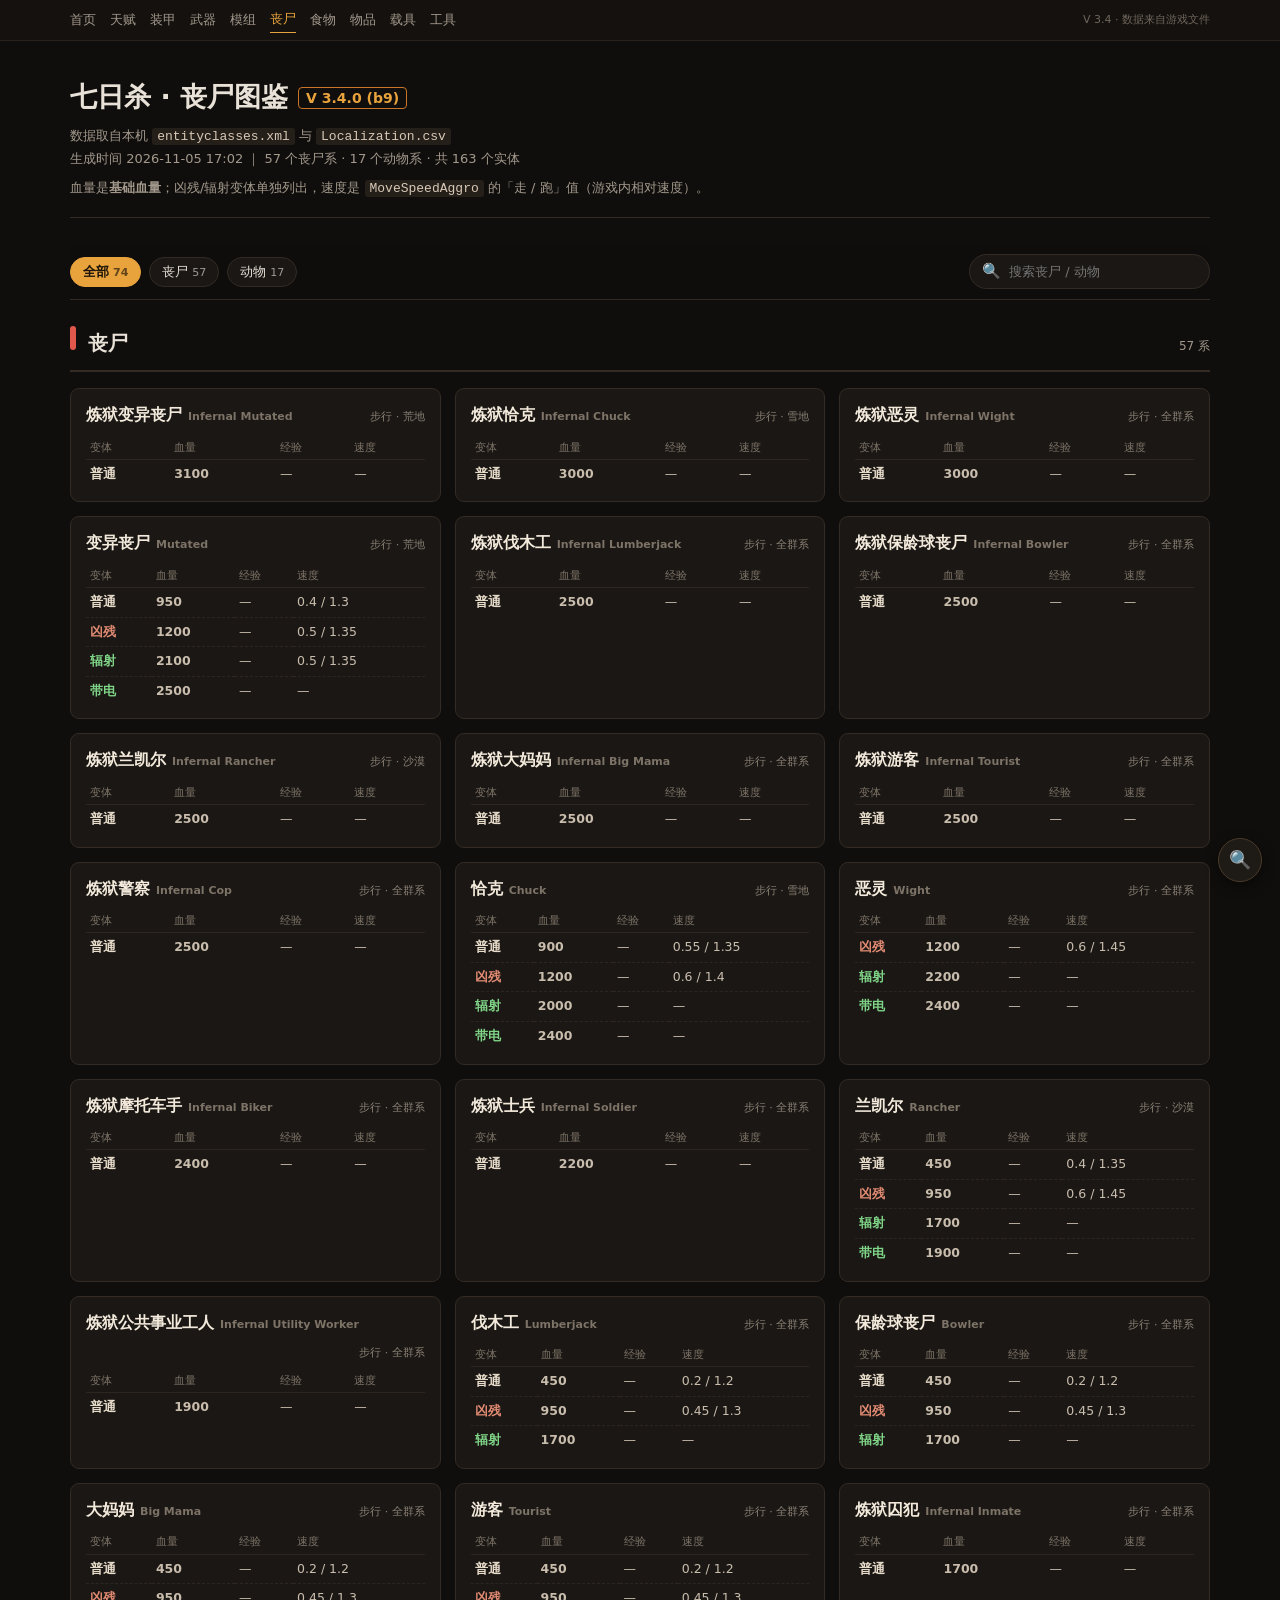
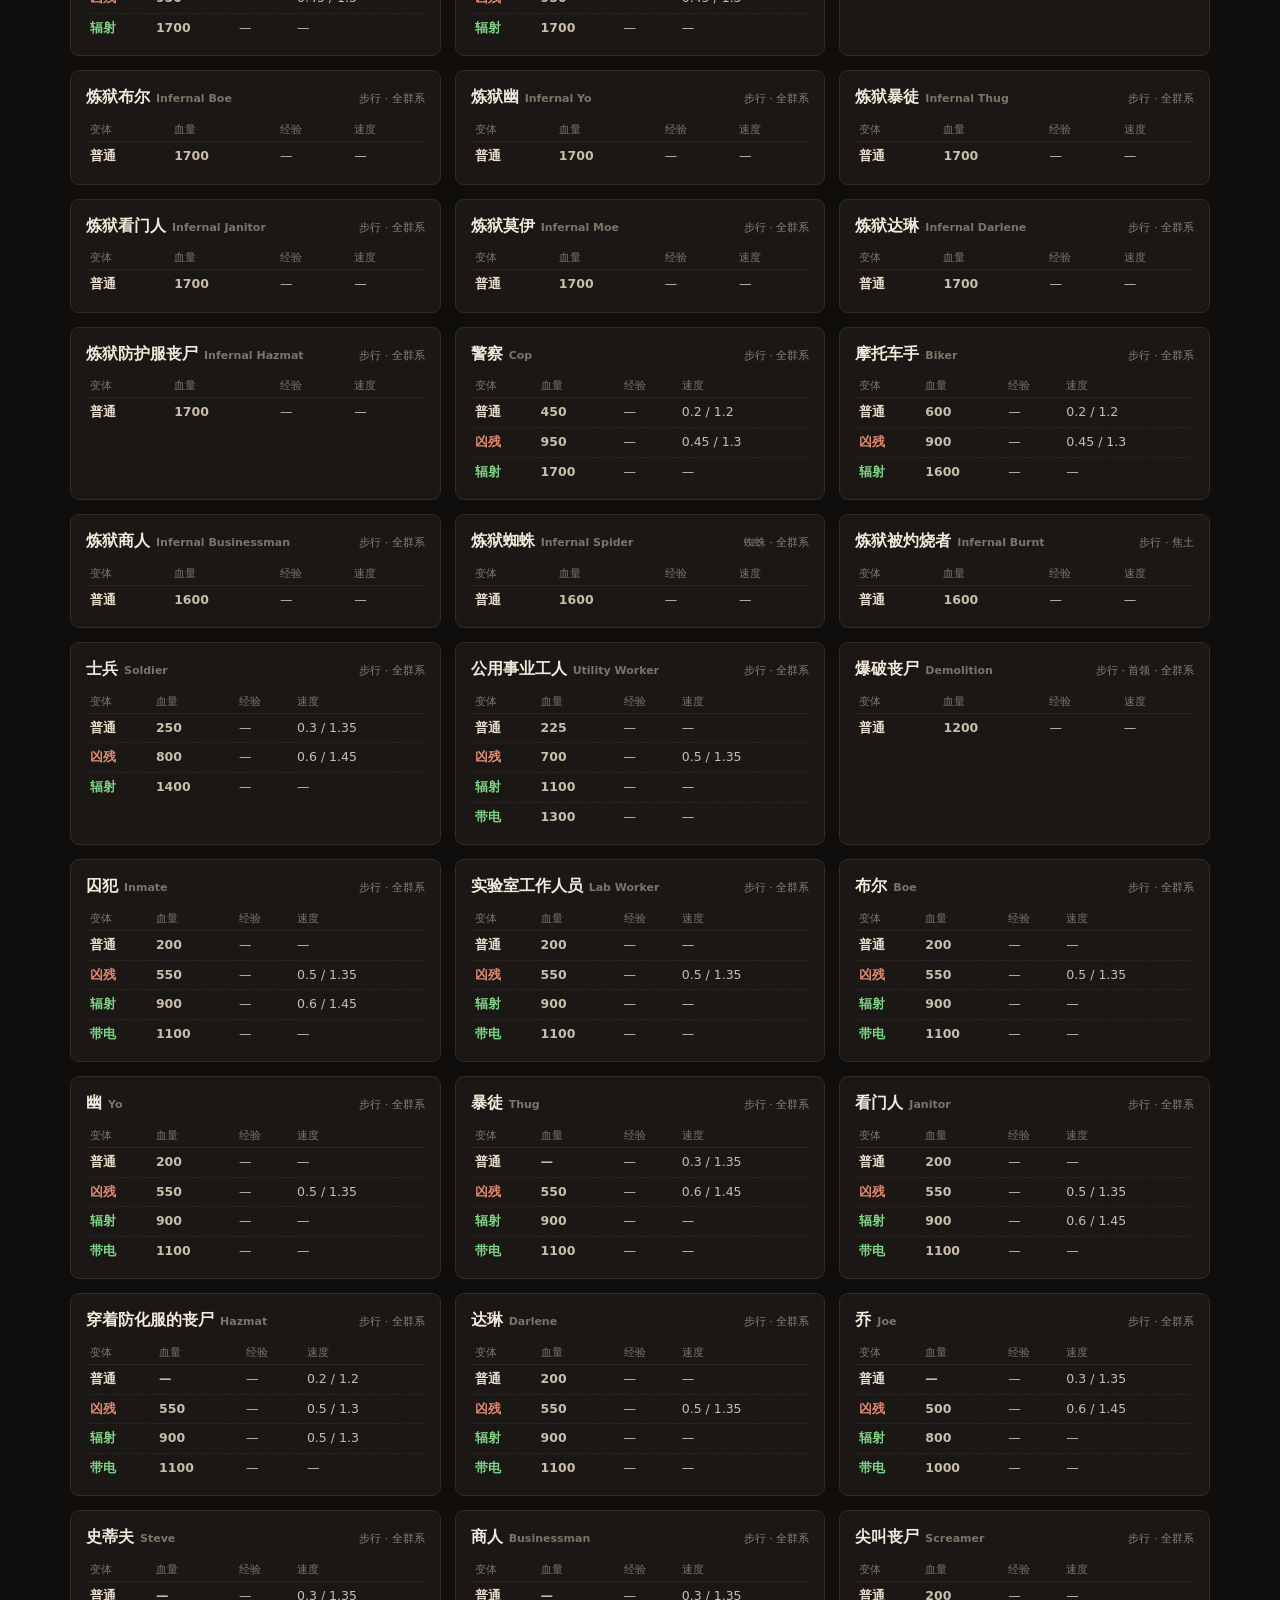
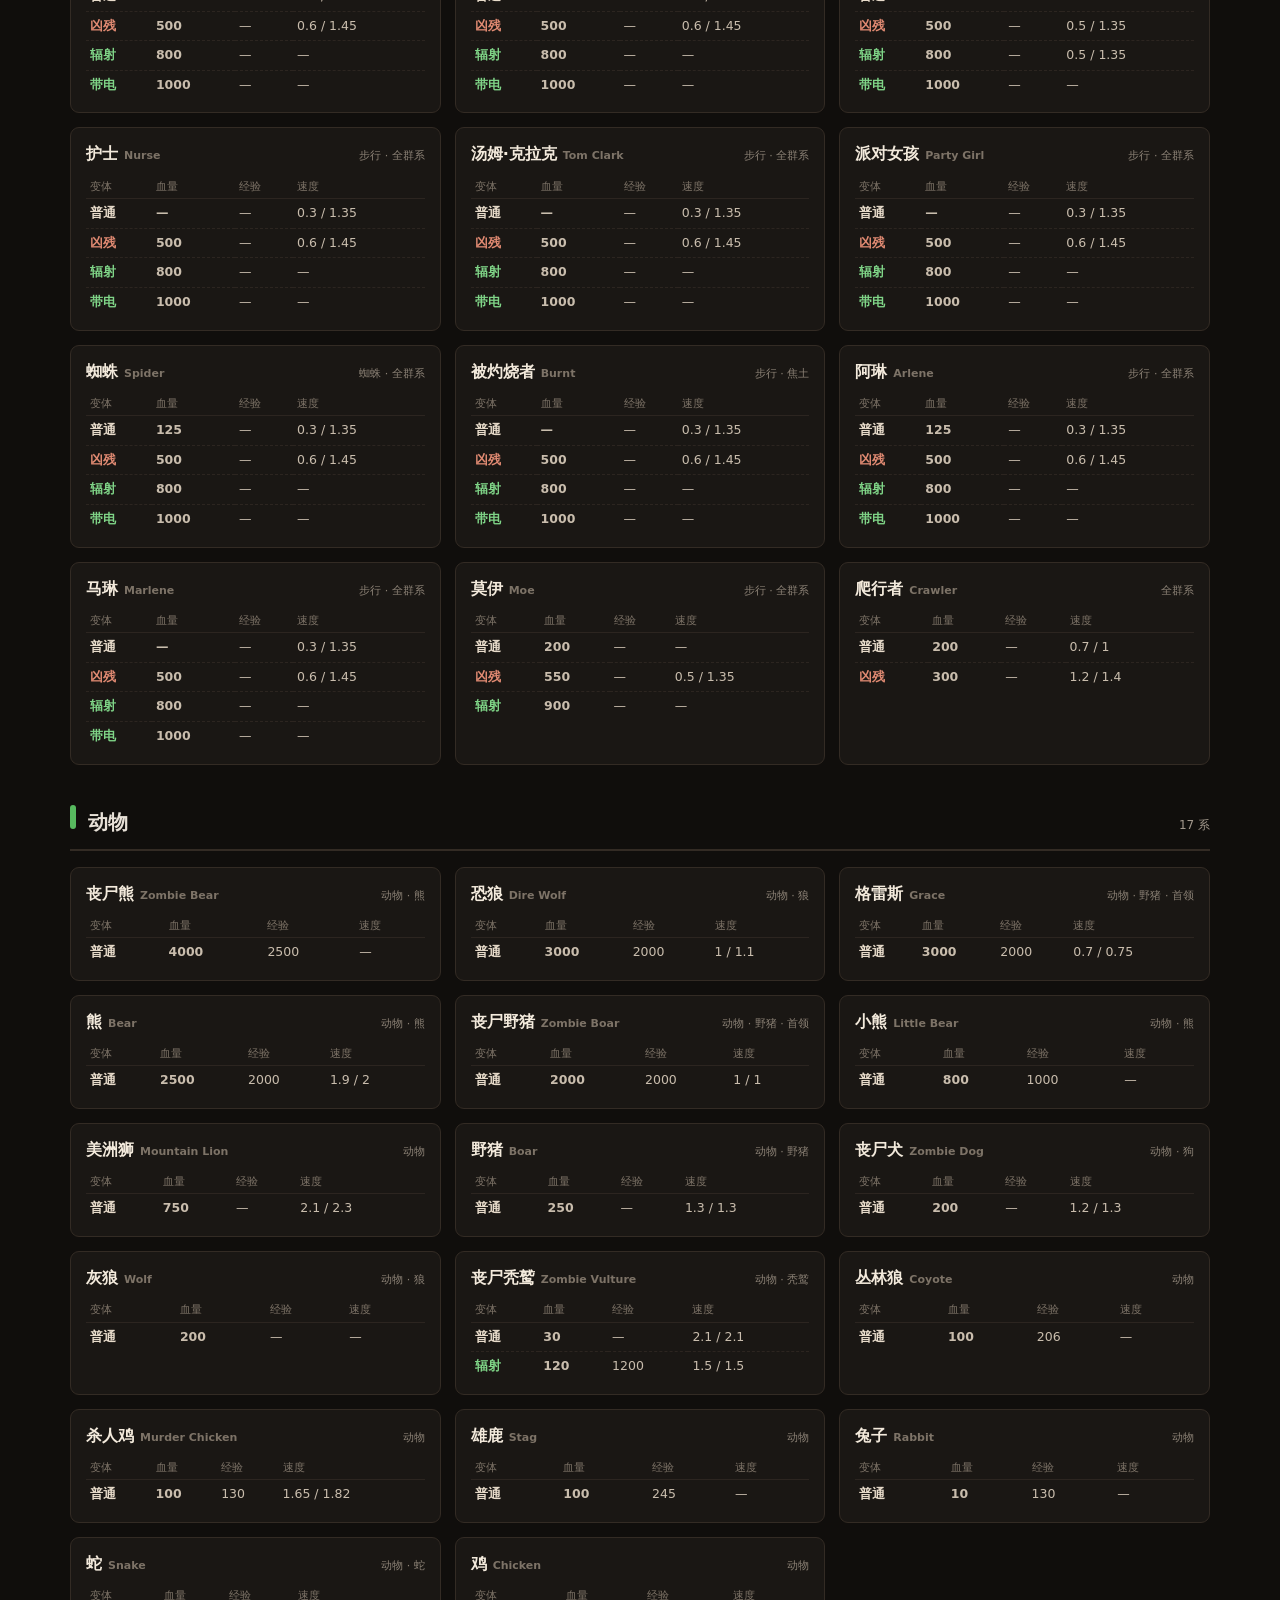
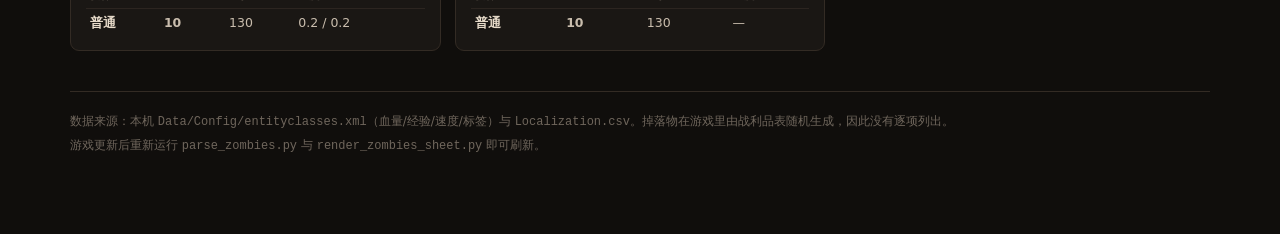
<file: site/zombies.html>
<!DOCTYPE html><html lang='zh-CN'><head><meta charset='utf-8'>
<meta name='viewport' content='width=device-width,initial-scale=1'>
<title>七日杀 V3.4 丧尸图鉴</title>
<style>
:root{--bg:#100e0c;--panel:#1a1714;--line:#332b24;--text:#e8e1d8;--dim:#a2988c;
  --accent:#e8a33d;--accent2:#c8762a;--red:#e0574c}
*{box-sizing:border-box}
body{margin:0;background:var(--bg);color:var(--text);
  font:15px/1.65 "Microsoft YaHei","PingFang SC","Noto Sans SC",system-ui,sans-serif}
a{color:var(--accent);text-decoration:none}
.wrap{max-width:1180px;margin:0 auto;padding:0 20px 80px}
header.top{padding:34px 0 18px;border-bottom:1px solid var(--line)}
h1{margin:0 0 6px;font-size:27px}
h1 .ver{font-size:14px;color:var(--accent);border:1px solid var(--accent2);
  border-radius:4px;padding:2px 7px;margin-left:10px;vertical-align:middle}
.sub{color:var(--dim);font-size:13px}
.sub code{background:#251f1a;padding:1px 5px;border-radius:3px;color:#d8c9b6}
nav.jump{position:sticky;top:0;z-index:20;background:rgba(16,14,12,.97);
  border-bottom:1px solid var(--line);padding:10px 0;margin:26px 0}
.navrow{display:flex;flex-wrap:wrap;gap:8px;align-items:center}
.navrow .spacer{flex:1}
.chipbtn{font-size:13px;padding:5px 12px;border:1px solid var(--line);border-radius:20px;
  color:var(--text);background:var(--panel);cursor:pointer;font-family:inherit}
.chipbtn:hover{border-color:var(--accent);color:var(--accent)}
.chipbtn.on{background:var(--accent);color:#1a1208;border-color:var(--accent);font-weight:700}
.chipbtn small{opacity:.65;margin-left:4px;font-size:11px}
.search{display:flex;align-items:center;gap:6px;background:var(--panel);
  border:1px solid var(--line);border-radius:20px;padding:4px 12px}
.search input{background:transparent;border:0;outline:0;color:var(--text);
  font-size:13px;width:190px;font-family:inherit}
section.cat{margin:0 0 40px}
.cat-head{display:flex;align-items:baseline;gap:12px;padding-bottom:10px;
  border-bottom:2px solid var(--line);margin-bottom:16px}
.cat-head .bar{width:6px;height:24px;border-radius:3px;display:inline-block}
.cat-head h2{margin:0;font-size:20px}
.cat-head .cnt{margin-left:auto;color:var(--dim);font-size:12px}
.grid{display:grid;grid-template-columns:repeat(auto-fill,minmax(340px,1fr));gap:14px}
.zfam{background:var(--panel);border:1px solid var(--line);border-radius:9px;padding:13px 15px}
.zhead{display:flex;align-items:baseline;gap:8px;flex-wrap:wrap;margin-bottom:8px}
.zhead h3{margin:0;font-size:16px;color:#f3eadc}
.zhead em{font-style:normal;font-size:11px;color:#7d7367;margin-left:6px}
.ztags{margin-left:auto;font-size:11px;color:#8b8175}
table.zvar{width:100%;border-collapse:collapse;font-size:12.5px}
table.zvar th{text-align:left;color:#7d7367;font-weight:400;font-size:11px;
  padding:2px 4px;border-bottom:1px solid #2c2520}
table.zvar td{padding:4px;border-bottom:1px dashed #2c2520;color:#c9bdad}
table.zvar tr:last-child td{border-bottom:0}
table.zvar td.v{color:#e8dccb;font-weight:600}
table.zvar td.v.feral{color:#e08a72}
table.zvar td.v.rad{color:#7fd487}
.hp{color:#ef8377;font-weight:700}
.note{color:#7d7367;font-size:11px;margin-top:6px}
footer{margin-top:36px;padding-top:18px;border-top:1px solid var(--line);
  color:#6f665c;font-size:12px;line-height:1.9}
.hide{display:none!important}
@media (max-width:620px){.grid{grid-template-columns:1fr}.search input{width:110px}}
@media print{body{background:#fff;color:#000}nav.jump{display:none}
  .zfam{background:#fff;border-color:#ccc;break-inside:avoid}
  .zhead h3,table.zvar td{color:#000}}
</style>
<meta name="description" content="74 个丧尸/动物系、163 个实体：血量、经验、速度与群系，普通/凶残/辐射变体对照。">
<link rel="icon" href="favicon.png">
<link rel="stylesheet" href="search.css">
<meta property="og:type" content="website">
<meta property="og:title" content="七日杀 V3.4 丧尸图鉴">
<meta property="og:description" content="74 个丧尸/动物系、163 个实体：血量、经验、速度与群系，普通/凶残/辐射变体对照。">
<meta property="og:image" content="https://7dtd-codex.pages.dev/og.png">
<meta name="twitter:card" content="summary_large_image">
</head><body>
<div class='sitebar'><div class='in'><a href='index.html'>首页</a><a href='perks.html'>天赋</a><a href='armor.html'>装甲</a><a href='weapons.html'>武器</a><a href='mods.html'>模组</a><a href='zombies.html' class='cur'>丧尸</a><a href='food.html'>食物</a><a href='items.html'>物品</a><a href='vehicles.html'>载具</a><a href='tools.html'>工具</a><span class='ss'>V 3.4 · 数据来自游戏文件</span></div></div><button id='sbtn' title='搜索（Ctrl+K）'>🔍</button><div id='sbox' hidden><div class='sbox-in'><input id='sinput' placeholder='搜索天赋 / 装甲 / 武器 / 模组 / 丧尸 / 食物…'><div id='sres'></div></div></div><div class='wrap'>
<header class='top'><h1>七日杀 · 丧尸图鉴<span class='ver'>V 3.4.0 (b9)</span></h1>
<div class='sub'>数据取自本机 <code>entityclasses.xml</code> 与 <code>Localization.csv</code><br>生成时间 2026-11-05 17:02 ｜ 57 个丧尸系 · 17 个动物系 · 共 163 个实体</div>
<div class='sub' style='margin-top:8px'>血量是<strong>基础血量</strong>；凶残/辐射变体单独列出，速度是 <code>MoveSpeedAggro</code> 的「走 / 跑」值（游戏内相对速度）。</div>
</header>
<nav class='jump'><div class='navrow'>
<button class='chipbtn on' data-cat='all'>全部<small>74</small></button>
<button class='chipbtn' data-cat='zombie'>丧尸<small>57</small></button>
<button class='chipbtn' data-cat='animal'>动物<small>17</small></button>
<span class='spacer'></span>
<label class='search'>🔍<input id='q' type='search' placeholder='搜索丧尸 / 动物'></label>
</div></nav>
<section class='cat' id='zombie'>
<div class='cat-head'><span class='bar' style='background:#e0574c'></span><h2>丧尸</h2><span class='cnt'>57 系</span></div>
<div class='grid'>
<article class='zfam' id='zombieMutatedInfernal' data-cat='zombie' data-text='炼狱变异丧尸 infernal mutated 步行 荒地'>
<div class='zhead'><h3>炼狱变异丧尸<em>Infernal Mutated</em></h3>
<span class='ztags'>步行 · 荒地</span></div>
<table class='zvar'><tr><th>变体</th><th>血量</th><th>经验</th><th>速度</th></tr>
<tr><td class='v '>普通</td><td class='hp'>3100</td><td>—</td><td>—</td></tr>
</table></article>
<article class='zfam' id='zombieChuckInfernal' data-cat='zombie' data-text='炼狱恰克 infernal chuck 步行 雪地'>
<div class='zhead'><h3>炼狱恰克<em>Infernal Chuck</em></h3>
<span class='ztags'>步行 · 雪地</span></div>
<table class='zvar'><tr><th>变体</th><th>血量</th><th>经验</th><th>速度</th></tr>
<tr><td class='v '>普通</td><td class='hp'>3000</td><td>—</td><td>—</td></tr>
</table></article>
<article class='zfam' id='zombieWightInfernal' data-cat='zombie' data-text='炼狱恶灵 infernal wight 步行 全群系'>
<div class='zhead'><h3>炼狱恶灵<em>Infernal Wight</em></h3>
<span class='ztags'>步行 · 全群系</span></div>
<table class='zvar'><tr><th>变体</th><th>血量</th><th>经验</th><th>速度</th></tr>
<tr><td class='v '>普通</td><td class='hp'>3000</td><td>—</td><td>—</td></tr>
</table></article>
<article class='zfam' id='zombieMutated' data-cat='zombie' data-text='变异丧尸 mutated 步行 荒地'>
<div class='zhead'><h3>变异丧尸<em>Mutated</em></h3>
<span class='ztags'>步行 · 荒地</span></div>
<table class='zvar'><tr><th>变体</th><th>血量</th><th>经验</th><th>速度</th></tr>
<tr><td class='v '>普通</td><td class='hp'>950</td><td>—</td><td>0.4 / 1.3</td></tr>
<tr><td class='v feral'>凶残</td><td class='hp'>1200</td><td>—</td><td>0.5 / 1.35</td></tr>
<tr><td class='v rad'>辐射</td><td class='hp'>2100</td><td>—</td><td>0.5 / 1.35</td></tr>
<tr><td class='v rad'>带电</td><td class='hp'>2500</td><td>—</td><td>—</td></tr>
</table></article>
<article class='zfam' id='zombieLumberjackInfernal' data-cat='zombie' data-text='炼狱伐木工 infernal lumberjack 步行 全群系'>
<div class='zhead'><h3>炼狱伐木工<em>Infernal Lumberjack</em></h3>
<span class='ztags'>步行 · 全群系</span></div>
<table class='zvar'><tr><th>变体</th><th>血量</th><th>经验</th><th>速度</th></tr>
<tr><td class='v '>普通</td><td class='hp'>2500</td><td>—</td><td>—</td></tr>
</table></article>
<article class='zfam' id='zombieBowlerInfernal' data-cat='zombie' data-text='炼狱保龄球丧尸 infernal bowler 步行 全群系'>
<div class='zhead'><h3>炼狱保龄球丧尸<em>Infernal Bowler</em></h3>
<span class='ztags'>步行 · 全群系</span></div>
<table class='zvar'><tr><th>变体</th><th>血量</th><th>经验</th><th>速度</th></tr>
<tr><td class='v '>普通</td><td class='hp'>2500</td><td>—</td><td>—</td></tr>
</table></article>
<article class='zfam' id='zombieRancherInfernal' data-cat='zombie' data-text='炼狱兰凯尔 infernal rancher 步行 沙漠'>
<div class='zhead'><h3>炼狱兰凯尔<em>Infernal Rancher</em></h3>
<span class='ztags'>步行 · 沙漠</span></div>
<table class='zvar'><tr><th>变体</th><th>血量</th><th>经验</th><th>速度</th></tr>
<tr><td class='v '>普通</td><td class='hp'>2500</td><td>—</td><td>—</td></tr>
</table></article>
<article class='zfam' id='zombieFemaleFatInfernal' data-cat='zombie' data-text='炼狱大妈妈 infernal big mama 步行 全群系'>
<div class='zhead'><h3>炼狱大妈妈<em>Infernal Big Mama</em></h3>
<span class='ztags'>步行 · 全群系</span></div>
<table class='zvar'><tr><th>变体</th><th>血量</th><th>经验</th><th>速度</th></tr>
<tr><td class='v '>普通</td><td class='hp'>2500</td><td>—</td><td>—</td></tr>
</table></article>
<article class='zfam' id='zombieFatHawaiianInfernal' data-cat='zombie' data-text='炼狱游客 infernal tourist 步行 全群系'>
<div class='zhead'><h3>炼狱游客<em>Infernal Tourist</em></h3>
<span class='ztags'>步行 · 全群系</span></div>
<table class='zvar'><tr><th>变体</th><th>血量</th><th>经验</th><th>速度</th></tr>
<tr><td class='v '>普通</td><td class='hp'>2500</td><td>—</td><td>—</td></tr>
</table></article>
<article class='zfam' id='zombieFatCopInfernal' data-cat='zombie' data-text='炼狱警察 infernal cop 步行 全群系'>
<div class='zhead'><h3>炼狱警察<em>Infernal Cop</em></h3>
<span class='ztags'>步行 · 全群系</span></div>
<table class='zvar'><tr><th>变体</th><th>血量</th><th>经验</th><th>速度</th></tr>
<tr><td class='v '>普通</td><td class='hp'>2500</td><td>—</td><td>—</td></tr>
</table></article>
<article class='zfam' id='zombieChuck' data-cat='zombie' data-text='恰克 chuck 步行 雪地'>
<div class='zhead'><h3>恰克<em>Chuck</em></h3>
<span class='ztags'>步行 · 雪地</span></div>
<table class='zvar'><tr><th>变体</th><th>血量</th><th>经验</th><th>速度</th></tr>
<tr><td class='v '>普通</td><td class='hp'>900</td><td>—</td><td>0.55 / 1.35</td></tr>
<tr><td class='v feral'>凶残</td><td class='hp'>1200</td><td>—</td><td>0.6 / 1.4</td></tr>
<tr><td class='v rad'>辐射</td><td class='hp'>2000</td><td>—</td><td>—</td></tr>
<tr><td class='v rad'>带电</td><td class='hp'>2400</td><td>—</td><td>—</td></tr>
</table></article>
<article class='zfam' id='zombieWight' data-cat='zombie' data-text='恶灵 wight 步行 全群系'>
<div class='zhead'><h3>恶灵<em>Wight</em></h3>
<span class='ztags'>步行 · 全群系</span></div>
<table class='zvar'><tr><th>变体</th><th>血量</th><th>经验</th><th>速度</th></tr>
<tr><td class='v feral'>凶残</td><td class='hp'>1200</td><td>—</td><td>0.6 / 1.45</td></tr>
<tr><td class='v rad'>辐射</td><td class='hp'>2200</td><td>—</td><td>—</td></tr>
<tr><td class='v rad'>带电</td><td class='hp'>2400</td><td>—</td><td>—</td></tr>
</table></article>
<article class='zfam' id='zombieBikerInfernal' data-cat='zombie' data-text='炼狱摩托车手 infernal biker 步行 全群系'>
<div class='zhead'><h3>炼狱摩托车手<em>Infernal Biker</em></h3>
<span class='ztags'>步行 · 全群系</span></div>
<table class='zvar'><tr><th>变体</th><th>血量</th><th>经验</th><th>速度</th></tr>
<tr><td class='v '>普通</td><td class='hp'>2400</td><td>—</td><td>—</td></tr>
</table></article>
<article class='zfam' id='zombieSoldierInfernal' data-cat='zombie' data-text='炼狱士兵 infernal soldier 步行 全群系'>
<div class='zhead'><h3>炼狱士兵<em>Infernal Soldier</em></h3>
<span class='ztags'>步行 · 全群系</span></div>
<table class='zvar'><tr><th>变体</th><th>血量</th><th>经验</th><th>速度</th></tr>
<tr><td class='v '>普通</td><td class='hp'>2200</td><td>—</td><td>—</td></tr>
</table></article>
<article class='zfam' id='zombieRancher' data-cat='zombie' data-text='兰凯尔 rancher 步行 沙漠'>
<div class='zhead'><h3>兰凯尔<em>Rancher</em></h3>
<span class='ztags'>步行 · 沙漠</span></div>
<table class='zvar'><tr><th>变体</th><th>血量</th><th>经验</th><th>速度</th></tr>
<tr><td class='v '>普通</td><td class='hp'>450</td><td>—</td><td>0.4 / 1.35</td></tr>
<tr><td class='v feral'>凶残</td><td class='hp'>950</td><td>—</td><td>0.6 / 1.45</td></tr>
<tr><td class='v rad'>辐射</td><td class='hp'>1700</td><td>—</td><td>—</td></tr>
<tr><td class='v rad'>带电</td><td class='hp'>1900</td><td>—</td><td>—</td></tr>
</table></article>
<article class='zfam' id='zombieUtilityWorkerInfernal' data-cat='zombie' data-text='炼狱公共事业工人 infernal utility worker 步行 全群系'>
<div class='zhead'><h3>炼狱公共事业工人<em>Infernal Utility Worker</em></h3>
<span class='ztags'>步行 · 全群系</span></div>
<table class='zvar'><tr><th>变体</th><th>血量</th><th>经验</th><th>速度</th></tr>
<tr><td class='v '>普通</td><td class='hp'>1900</td><td>—</td><td>—</td></tr>
</table></article>
<article class='zfam' id='zombieLumberjack' data-cat='zombie' data-text='伐木工 lumberjack 步行 全群系'>
<div class='zhead'><h3>伐木工<em>Lumberjack</em></h3>
<span class='ztags'>步行 · 全群系</span></div>
<table class='zvar'><tr><th>变体</th><th>血量</th><th>经验</th><th>速度</th></tr>
<tr><td class='v '>普通</td><td class='hp'>450</td><td>—</td><td>0.2 / 1.2</td></tr>
<tr><td class='v feral'>凶残</td><td class='hp'>950</td><td>—</td><td>0.45 / 1.3</td></tr>
<tr><td class='v rad'>辐射</td><td class='hp'>1700</td><td>—</td><td>—</td></tr>
</table></article>
<article class='zfam' id='zombieBowler' data-cat='zombie' data-text='保龄球丧尸 bowler 步行 全群系'>
<div class='zhead'><h3>保龄球丧尸<em>Bowler</em></h3>
<span class='ztags'>步行 · 全群系</span></div>
<table class='zvar'><tr><th>变体</th><th>血量</th><th>经验</th><th>速度</th></tr>
<tr><td class='v '>普通</td><td class='hp'>450</td><td>—</td><td>0.2 / 1.2</td></tr>
<tr><td class='v feral'>凶残</td><td class='hp'>950</td><td>—</td><td>0.45 / 1.3</td></tr>
<tr><td class='v rad'>辐射</td><td class='hp'>1700</td><td>—</td><td>—</td></tr>
</table></article>
<article class='zfam' id='zombieFemaleFat' data-cat='zombie' data-text='大妈妈 big mama 步行 全群系'>
<div class='zhead'><h3>大妈妈<em>Big Mama</em></h3>
<span class='ztags'>步行 · 全群系</span></div>
<table class='zvar'><tr><th>变体</th><th>血量</th><th>经验</th><th>速度</th></tr>
<tr><td class='v '>普通</td><td class='hp'>450</td><td>—</td><td>0.2 / 1.2</td></tr>
<tr><td class='v feral'>凶残</td><td class='hp'>950</td><td>—</td><td>0.45 / 1.3</td></tr>
<tr><td class='v rad'>辐射</td><td class='hp'>1700</td><td>—</td><td>—</td></tr>
</table></article>
<article class='zfam' id='zombieFatHawaiian' data-cat='zombie' data-text='游客 tourist 步行 全群系'>
<div class='zhead'><h3>游客<em>Tourist</em></h3>
<span class='ztags'>步行 · 全群系</span></div>
<table class='zvar'><tr><th>变体</th><th>血量</th><th>经验</th><th>速度</th></tr>
<tr><td class='v '>普通</td><td class='hp'>450</td><td>—</td><td>0.2 / 1.2</td></tr>
<tr><td class='v feral'>凶残</td><td class='hp'>950</td><td>—</td><td>0.45 / 1.3</td></tr>
<tr><td class='v rad'>辐射</td><td class='hp'>1700</td><td>—</td><td>—</td></tr>
</table></article>
<article class='zfam' id='zombieInmateInfernal' data-cat='zombie' data-text='炼狱囚犯 infernal inmate 步行 全群系'>
<div class='zhead'><h3>炼狱囚犯<em>Infernal Inmate</em></h3>
<span class='ztags'>步行 · 全群系</span></div>
<table class='zvar'><tr><th>变体</th><th>血量</th><th>经验</th><th>速度</th></tr>
<tr><td class='v '>普通</td><td class='hp'>1700</td><td>—</td><td>—</td></tr>
</table></article>
<article class='zfam' id='zombieBoeInfernal' data-cat='zombie' data-text='炼狱布尔 infernal boe 步行 全群系'>
<div class='zhead'><h3>炼狱布尔<em>Infernal Boe</em></h3>
<span class='ztags'>步行 · 全群系</span></div>
<table class='zvar'><tr><th>变体</th><th>血量</th><th>经验</th><th>速度</th></tr>
<tr><td class='v '>普通</td><td class='hp'>1700</td><td>—</td><td>—</td></tr>
</table></article>
<article class='zfam' id='zombieYoInfernal' data-cat='zombie' data-text='炼狱幽 infernal yo 步行 全群系'>
<div class='zhead'><h3>炼狱幽<em>Infernal Yo</em></h3>
<span class='ztags'>步行 · 全群系</span></div>
<table class='zvar'><tr><th>变体</th><th>血量</th><th>经验</th><th>速度</th></tr>
<tr><td class='v '>普通</td><td class='hp'>1700</td><td>—</td><td>—</td></tr>
</table></article>
<article class='zfam' id='zombieSkateboarderInfernal' data-cat='zombie' data-text='炼狱暴徒 infernal thug 步行 全群系'>
<div class='zhead'><h3>炼狱暴徒<em>Infernal Thug</em></h3>
<span class='ztags'>步行 · 全群系</span></div>
<table class='zvar'><tr><th>变体</th><th>血量</th><th>经验</th><th>速度</th></tr>
<tr><td class='v '>普通</td><td class='hp'>1700</td><td>—</td><td>—</td></tr>
</table></article>
<article class='zfam' id='zombieJanitorInfernal' data-cat='zombie' data-text='炼狱看门人 infernal janitor 步行 全群系'>
<div class='zhead'><h3>炼狱看门人<em>Infernal Janitor</em></h3>
<span class='ztags'>步行 · 全群系</span></div>
<table class='zvar'><tr><th>变体</th><th>血量</th><th>经验</th><th>速度</th></tr>
<tr><td class='v '>普通</td><td class='hp'>1700</td><td>—</td><td>—</td></tr>
</table></article>
<article class='zfam' id='zombieMoeInfernal' data-cat='zombie' data-text='炼狱莫伊 infernal moe 步行 全群系'>
<div class='zhead'><h3>炼狱莫伊<em>Infernal Moe</em></h3>
<span class='ztags'>步行 · 全群系</span></div>
<table class='zvar'><tr><th>变体</th><th>血量</th><th>经验</th><th>速度</th></tr>
<tr><td class='v '>普通</td><td class='hp'>1700</td><td>—</td><td>—</td></tr>
</table></article>
<article class='zfam' id='zombieDarleneInfernal' data-cat='zombie' data-text='炼狱达琳 infernal darlene 步行 全群系'>
<div class='zhead'><h3>炼狱达琳<em>Infernal Darlene</em></h3>
<span class='ztags'>步行 · 全群系</span></div>
<table class='zvar'><tr><th>变体</th><th>血量</th><th>经验</th><th>速度</th></tr>
<tr><td class='v '>普通</td><td class='hp'>1700</td><td>—</td><td>—</td></tr>
</table></article>
<article class='zfam' id='zombieMaleHazmatInfernal' data-cat='zombie' data-text='炼狱防护服丧尸 infernal hazmat 步行 全群系'>
<div class='zhead'><h3>炼狱防护服丧尸<em>Infernal Hazmat</em></h3>
<span class='ztags'>步行 · 全群系</span></div>
<table class='zvar'><tr><th>变体</th><th>血量</th><th>经验</th><th>速度</th></tr>
<tr><td class='v '>普通</td><td class='hp'>1700</td><td>—</td><td>—</td></tr>
</table></article>
<article class='zfam' id='zombieFatCop' data-cat='zombie' data-text='警察 cop 步行 全群系'>
<div class='zhead'><h3>警察<em>Cop</em></h3>
<span class='ztags'>步行 · 全群系</span></div>
<table class='zvar'><tr><th>变体</th><th>血量</th><th>经验</th><th>速度</th></tr>
<tr><td class='v '>普通</td><td class='hp'>450</td><td>—</td><td>0.2 / 1.2</td></tr>
<tr><td class='v feral'>凶残</td><td class='hp'>950</td><td>—</td><td>0.45 / 1.3</td></tr>
<tr><td class='v rad'>辐射</td><td class='hp'>1700</td><td>—</td><td>—</td></tr>
</table></article>
<article class='zfam' id='zombieBiker' data-cat='zombie' data-text='摩托车手 biker 步行 全群系'>
<div class='zhead'><h3>摩托车手<em>Biker</em></h3>
<span class='ztags'>步行 · 全群系</span></div>
<table class='zvar'><tr><th>变体</th><th>血量</th><th>经验</th><th>速度</th></tr>
<tr><td class='v '>普通</td><td class='hp'>600</td><td>—</td><td>0.2 / 1.2</td></tr>
<tr><td class='v feral'>凶残</td><td class='hp'>900</td><td>—</td><td>0.45 / 1.3</td></tr>
<tr><td class='v rad'>辐射</td><td class='hp'>1600</td><td>—</td><td>—</td></tr>
</table></article>
<article class='zfam' id='zombieBusinessManInfernal' data-cat='zombie' data-text='炼狱商人 infernal businessman 步行 全群系'>
<div class='zhead'><h3>炼狱商人<em>Infernal Businessman</em></h3>
<span class='ztags'>步行 · 全群系</span></div>
<table class='zvar'><tr><th>变体</th><th>血量</th><th>经验</th><th>速度</th></tr>
<tr><td class='v '>普通</td><td class='hp'>1600</td><td>—</td><td>—</td></tr>
</table></article>
<article class='zfam' id='zombieSpiderInfernal' data-cat='zombie' data-text='炼狱蜘蛛 infernal spider 蜘蛛 全群系'>
<div class='zhead'><h3>炼狱蜘蛛<em>Infernal Spider</em></h3>
<span class='ztags'>蜘蛛 · 全群系</span></div>
<table class='zvar'><tr><th>变体</th><th>血量</th><th>经验</th><th>速度</th></tr>
<tr><td class='v '>普通</td><td class='hp'>1600</td><td>—</td><td>—</td></tr>
</table></article>
<article class='zfam' id='zombieBurntInfernal' data-cat='zombie' data-text='炼狱被灼烧者 infernal burnt 步行 焦土'>
<div class='zhead'><h3>炼狱被灼烧者<em>Infernal Burnt</em></h3>
<span class='ztags'>步行 · 焦土</span></div>
<table class='zvar'><tr><th>变体</th><th>血量</th><th>经验</th><th>速度</th></tr>
<tr><td class='v '>普通</td><td class='hp'>1600</td><td>—</td><td>—</td></tr>
</table></article>
<article class='zfam' id='zombieSoldier' data-cat='zombie' data-text='士兵 soldier 步行 全群系'>
<div class='zhead'><h3>士兵<em>Soldier</em></h3>
<span class='ztags'>步行 · 全群系</span></div>
<table class='zvar'><tr><th>变体</th><th>血量</th><th>经验</th><th>速度</th></tr>
<tr><td class='v '>普通</td><td class='hp'>250</td><td>—</td><td>0.3 / 1.35</td></tr>
<tr><td class='v feral'>凶残</td><td class='hp'>800</td><td>—</td><td>0.6 / 1.45</td></tr>
<tr><td class='v rad'>辐射</td><td class='hp'>1400</td><td>—</td><td>—</td></tr>
</table></article>
<article class='zfam' id='zombieUtilityWorker' data-cat='zombie' data-text='公用事业工人 utility worker 步行 全群系'>
<div class='zhead'><h3>公用事业工人<em>Utility Worker</em></h3>
<span class='ztags'>步行 · 全群系</span></div>
<table class='zvar'><tr><th>变体</th><th>血量</th><th>经验</th><th>速度</th></tr>
<tr><td class='v '>普通</td><td class='hp'>225</td><td>—</td><td>—</td></tr>
<tr><td class='v feral'>凶残</td><td class='hp'>700</td><td>—</td><td>0.5 / 1.35</td></tr>
<tr><td class='v rad'>辐射</td><td class='hp'>1100</td><td>—</td><td>—</td></tr>
<tr><td class='v rad'>带电</td><td class='hp'>1300</td><td>—</td><td>—</td></tr>
</table></article>
<article class='zfam' id='zombieDemolition' data-cat='zombie' data-text='爆破丧尸 demolition 步行 首领 全群系'>
<div class='zhead'><h3>爆破丧尸<em>Demolition</em></h3>
<span class='ztags'>步行 · 首领 · 全群系</span></div>
<table class='zvar'><tr><th>变体</th><th>血量</th><th>经验</th><th>速度</th></tr>
<tr><td class='v '>普通</td><td class='hp'>1200</td><td>—</td><td>—</td></tr>
</table></article>
<article class='zfam' id='zombieInmate' data-cat='zombie' data-text='囚犯 inmate 步行 全群系'>
<div class='zhead'><h3>囚犯<em>Inmate</em></h3>
<span class='ztags'>步行 · 全群系</span></div>
<table class='zvar'><tr><th>变体</th><th>血量</th><th>经验</th><th>速度</th></tr>
<tr><td class='v '>普通</td><td class='hp'>200</td><td>—</td><td>—</td></tr>
<tr><td class='v feral'>凶残</td><td class='hp'>550</td><td>—</td><td>0.5 / 1.35</td></tr>
<tr><td class='v rad'>辐射</td><td class='hp'>900</td><td>—</td><td>0.6 / 1.45</td></tr>
<tr><td class='v rad'>带电</td><td class='hp'>1100</td><td>—</td><td>—</td></tr>
</table></article>
<article class='zfam' id='zombieLab' data-cat='zombie' data-text='实验室工作人员 lab worker 步行 全群系'>
<div class='zhead'><h3>实验室工作人员<em>Lab Worker</em></h3>
<span class='ztags'>步行 · 全群系</span></div>
<table class='zvar'><tr><th>变体</th><th>血量</th><th>经验</th><th>速度</th></tr>
<tr><td class='v '>普通</td><td class='hp'>200</td><td>—</td><td>—</td></tr>
<tr><td class='v feral'>凶残</td><td class='hp'>550</td><td>—</td><td>0.5 / 1.35</td></tr>
<tr><td class='v rad'>辐射</td><td class='hp'>900</td><td>—</td><td>—</td></tr>
<tr><td class='v rad'>带电</td><td class='hp'>1100</td><td>—</td><td>—</td></tr>
</table></article>
<article class='zfam' id='zombieBoe' data-cat='zombie' data-text='布尔 boe 步行 全群系'>
<div class='zhead'><h3>布尔<em>Boe</em></h3>
<span class='ztags'>步行 · 全群系</span></div>
<table class='zvar'><tr><th>变体</th><th>血量</th><th>经验</th><th>速度</th></tr>
<tr><td class='v '>普通</td><td class='hp'>200</td><td>—</td><td>—</td></tr>
<tr><td class='v feral'>凶残</td><td class='hp'>550</td><td>—</td><td>0.5 / 1.35</td></tr>
<tr><td class='v rad'>辐射</td><td class='hp'>900</td><td>—</td><td>—</td></tr>
<tr><td class='v rad'>带电</td><td class='hp'>1100</td><td>—</td><td>—</td></tr>
</table></article>
<article class='zfam' id='zombieYo' data-cat='zombie' data-text='幽 yo 步行 全群系'>
<div class='zhead'><h3>幽<em>Yo</em></h3>
<span class='ztags'>步行 · 全群系</span></div>
<table class='zvar'><tr><th>变体</th><th>血量</th><th>经验</th><th>速度</th></tr>
<tr><td class='v '>普通</td><td class='hp'>200</td><td>—</td><td>—</td></tr>
<tr><td class='v feral'>凶残</td><td class='hp'>550</td><td>—</td><td>0.5 / 1.35</td></tr>
<tr><td class='v rad'>辐射</td><td class='hp'>900</td><td>—</td><td>—</td></tr>
<tr><td class='v rad'>带电</td><td class='hp'>1100</td><td>—</td><td>—</td></tr>
</table></article>
<article class='zfam' id='zombieSkateboarder' data-cat='zombie' data-text='暴徒 thug 步行 全群系'>
<div class='zhead'><h3>暴徒<em>Thug</em></h3>
<span class='ztags'>步行 · 全群系</span></div>
<table class='zvar'><tr><th>变体</th><th>血量</th><th>经验</th><th>速度</th></tr>
<tr><td class='v '>普通</td><td class='hp'>—</td><td>—</td><td>0.3 / 1.35</td></tr>
<tr><td class='v feral'>凶残</td><td class='hp'>550</td><td>—</td><td>0.6 / 1.45</td></tr>
<tr><td class='v rad'>辐射</td><td class='hp'>900</td><td>—</td><td>—</td></tr>
<tr><td class='v rad'>带电</td><td class='hp'>1100</td><td>—</td><td>—</td></tr>
</table></article>
<article class='zfam' id='zombieJanitor' data-cat='zombie' data-text='看门人 janitor 步行 全群系'>
<div class='zhead'><h3>看门人<em>Janitor</em></h3>
<span class='ztags'>步行 · 全群系</span></div>
<table class='zvar'><tr><th>变体</th><th>血量</th><th>经验</th><th>速度</th></tr>
<tr><td class='v '>普通</td><td class='hp'>200</td><td>—</td><td>—</td></tr>
<tr><td class='v feral'>凶残</td><td class='hp'>550</td><td>—</td><td>0.5 / 1.35</td></tr>
<tr><td class='v rad'>辐射</td><td class='hp'>900</td><td>—</td><td>0.6 / 1.45</td></tr>
<tr><td class='v rad'>带电</td><td class='hp'>1100</td><td>—</td><td>—</td></tr>
</table></article>
<article class='zfam' id='zombieMaleHazmat' data-cat='zombie' data-text='穿着防化服的丧尸 hazmat 步行 全群系'>
<div class='zhead'><h3>穿着防化服的丧尸<em>Hazmat</em></h3>
<span class='ztags'>步行 · 全群系</span></div>
<table class='zvar'><tr><th>变体</th><th>血量</th><th>经验</th><th>速度</th></tr>
<tr><td class='v '>普通</td><td class='hp'>—</td><td>—</td><td>0.2 / 1.2</td></tr>
<tr><td class='v feral'>凶残</td><td class='hp'>550</td><td>—</td><td>0.5 / 1.3</td></tr>
<tr><td class='v rad'>辐射</td><td class='hp'>900</td><td>—</td><td>0.5 / 1.3</td></tr>
<tr><td class='v rad'>带电</td><td class='hp'>1100</td><td>—</td><td>—</td></tr>
</table></article>
<article class='zfam' id='zombieDarlene' data-cat='zombie' data-text='达琳 darlene 步行 全群系'>
<div class='zhead'><h3>达琳<em>Darlene</em></h3>
<span class='ztags'>步行 · 全群系</span></div>
<table class='zvar'><tr><th>变体</th><th>血量</th><th>经验</th><th>速度</th></tr>
<tr><td class='v '>普通</td><td class='hp'>200</td><td>—</td><td>—</td></tr>
<tr><td class='v feral'>凶残</td><td class='hp'>550</td><td>—</td><td>0.5 / 1.35</td></tr>
<tr><td class='v rad'>辐射</td><td class='hp'>900</td><td>—</td><td>—</td></tr>
<tr><td class='v rad'>带电</td><td class='hp'>1100</td><td>—</td><td>—</td></tr>
</table></article>
<article class='zfam' id='zombieJoe' data-cat='zombie' data-text='乔 joe 步行 全群系'>
<div class='zhead'><h3>乔<em>Joe</em></h3>
<span class='ztags'>步行 · 全群系</span></div>
<table class='zvar'><tr><th>变体</th><th>血量</th><th>经验</th><th>速度</th></tr>
<tr><td class='v '>普通</td><td class='hp'>—</td><td>—</td><td>0.3 / 1.35</td></tr>
<tr><td class='v feral'>凶残</td><td class='hp'>500</td><td>—</td><td>0.6 / 1.45</td></tr>
<tr><td class='v rad'>辐射</td><td class='hp'>800</td><td>—</td><td>—</td></tr>
<tr><td class='v rad'>带电</td><td class='hp'>1000</td><td>—</td><td>—</td></tr>
</table></article>
<article class='zfam' id='zombieSteve' data-cat='zombie' data-text='史蒂夫 steve 步行 全群系'>
<div class='zhead'><h3>史蒂夫<em>Steve</em></h3>
<span class='ztags'>步行 · 全群系</span></div>
<table class='zvar'><tr><th>变体</th><th>血量</th><th>经验</th><th>速度</th></tr>
<tr><td class='v '>普通</td><td class='hp'>—</td><td>—</td><td>0.3 / 1.35</td></tr>
<tr><td class='v feral'>凶残</td><td class='hp'>500</td><td>—</td><td>0.6 / 1.45</td></tr>
<tr><td class='v rad'>辐射</td><td class='hp'>800</td><td>—</td><td>—</td></tr>
<tr><td class='v rad'>带电</td><td class='hp'>1000</td><td>—</td><td>—</td></tr>
</table></article>
<article class='zfam' id='zombieBusinessMan' data-cat='zombie' data-text='商人 businessman 步行 全群系'>
<div class='zhead'><h3>商人<em>Businessman</em></h3>
<span class='ztags'>步行 · 全群系</span></div>
<table class='zvar'><tr><th>变体</th><th>血量</th><th>经验</th><th>速度</th></tr>
<tr><td class='v '>普通</td><td class='hp'>—</td><td>—</td><td>0.3 / 1.35</td></tr>
<tr><td class='v feral'>凶残</td><td class='hp'>500</td><td>—</td><td>0.6 / 1.45</td></tr>
<tr><td class='v rad'>辐射</td><td class='hp'>800</td><td>—</td><td>—</td></tr>
<tr><td class='v rad'>带电</td><td class='hp'>1000</td><td>—</td><td>—</td></tr>
</table></article>
<article class='zfam' id='zombieScreamer' data-cat='zombie' data-text='尖叫丧尸 screamer 步行 全群系'>
<div class='zhead'><h3>尖叫丧尸<em>Screamer</em></h3>
<span class='ztags'>步行 · 全群系</span></div>
<table class='zvar'><tr><th>变体</th><th>血量</th><th>经验</th><th>速度</th></tr>
<tr><td class='v '>普通</td><td class='hp'>200</td><td>—</td><td>—</td></tr>
<tr><td class='v feral'>凶残</td><td class='hp'>500</td><td>—</td><td>0.5 / 1.35</td></tr>
<tr><td class='v rad'>辐射</td><td class='hp'>800</td><td>—</td><td>0.5 / 1.35</td></tr>
<tr><td class='v rad'>带电</td><td class='hp'>1000</td><td>—</td><td>—</td></tr>
</table></article>
<article class='zfam' id='zombieNurse' data-cat='zombie' data-text='护士 nurse 步行 全群系'>
<div class='zhead'><h3>护士<em>Nurse</em></h3>
<span class='ztags'>步行 · 全群系</span></div>
<table class='zvar'><tr><th>变体</th><th>血量</th><th>经验</th><th>速度</th></tr>
<tr><td class='v '>普通</td><td class='hp'>—</td><td>—</td><td>0.3 / 1.35</td></tr>
<tr><td class='v feral'>凶残</td><td class='hp'>500</td><td>—</td><td>0.6 / 1.45</td></tr>
<tr><td class='v rad'>辐射</td><td class='hp'>800</td><td>—</td><td>—</td></tr>
<tr><td class='v rad'>带电</td><td class='hp'>1000</td><td>—</td><td>—</td></tr>
</table></article>
<article class='zfam' id='zombieTomClark' data-cat='zombie' data-text='汤姆·克拉克 tom clark 步行 全群系'>
<div class='zhead'><h3>汤姆·克拉克<em>Tom Clark</em></h3>
<span class='ztags'>步行 · 全群系</span></div>
<table class='zvar'><tr><th>变体</th><th>血量</th><th>经验</th><th>速度</th></tr>
<tr><td class='v '>普通</td><td class='hp'>—</td><td>—</td><td>0.3 / 1.35</td></tr>
<tr><td class='v feral'>凶残</td><td class='hp'>500</td><td>—</td><td>0.6 / 1.45</td></tr>
<tr><td class='v rad'>辐射</td><td class='hp'>800</td><td>—</td><td>—</td></tr>
<tr><td class='v rad'>带电</td><td class='hp'>1000</td><td>—</td><td>—</td></tr>
</table></article>
<article class='zfam' id='zombiePartyGirl' data-cat='zombie' data-text='派对女孩 party girl 步行 全群系'>
<div class='zhead'><h3>派对女孩<em>Party Girl</em></h3>
<span class='ztags'>步行 · 全群系</span></div>
<table class='zvar'><tr><th>变体</th><th>血量</th><th>经验</th><th>速度</th></tr>
<tr><td class='v '>普通</td><td class='hp'>—</td><td>—</td><td>0.3 / 1.35</td></tr>
<tr><td class='v feral'>凶残</td><td class='hp'>500</td><td>—</td><td>0.6 / 1.45</td></tr>
<tr><td class='v rad'>辐射</td><td class='hp'>800</td><td>—</td><td>—</td></tr>
<tr><td class='v rad'>带电</td><td class='hp'>1000</td><td>—</td><td>—</td></tr>
</table></article>
<article class='zfam' id='zombieSpider' data-cat='zombie' data-text='蜘蛛 spider 蜘蛛 全群系'>
<div class='zhead'><h3>蜘蛛<em>Spider</em></h3>
<span class='ztags'>蜘蛛 · 全群系</span></div>
<table class='zvar'><tr><th>变体</th><th>血量</th><th>经验</th><th>速度</th></tr>
<tr><td class='v '>普通</td><td class='hp'>125</td><td>—</td><td>0.3 / 1.35</td></tr>
<tr><td class='v feral'>凶残</td><td class='hp'>500</td><td>—</td><td>0.6 / 1.45</td></tr>
<tr><td class='v rad'>辐射</td><td class='hp'>800</td><td>—</td><td>—</td></tr>
<tr><td class='v rad'>带电</td><td class='hp'>1000</td><td>—</td><td>—</td></tr>
</table></article>
<article class='zfam' id='zombieBurnt' data-cat='zombie' data-text='被灼烧者 burnt 步行 焦土'>
<div class='zhead'><h3>被灼烧者<em>Burnt</em></h3>
<span class='ztags'>步行 · 焦土</span></div>
<table class='zvar'><tr><th>变体</th><th>血量</th><th>经验</th><th>速度</th></tr>
<tr><td class='v '>普通</td><td class='hp'>—</td><td>—</td><td>0.3 / 1.35</td></tr>
<tr><td class='v feral'>凶残</td><td class='hp'>500</td><td>—</td><td>0.6 / 1.45</td></tr>
<tr><td class='v rad'>辐射</td><td class='hp'>800</td><td>—</td><td>—</td></tr>
<tr><td class='v rad'>带电</td><td class='hp'>1000</td><td>—</td><td>—</td></tr>
</table></article>
<article class='zfam' id='zombieArlene' data-cat='zombie' data-text='阿琳 arlene 步行 全群系'>
<div class='zhead'><h3>阿琳<em>Arlene</em></h3>
<span class='ztags'>步行 · 全群系</span></div>
<table class='zvar'><tr><th>变体</th><th>血量</th><th>经验</th><th>速度</th></tr>
<tr><td class='v '>普通</td><td class='hp'>125</td><td>—</td><td>0.3 / 1.35</td></tr>
<tr><td class='v feral'>凶残</td><td class='hp'>500</td><td>—</td><td>0.6 / 1.45</td></tr>
<tr><td class='v rad'>辐射</td><td class='hp'>800</td><td>—</td><td>—</td></tr>
<tr><td class='v rad'>带电</td><td class='hp'>1000</td><td>—</td><td>—</td></tr>
</table></article>
<article class='zfam' id='zombieMarlene' data-cat='zombie' data-text='马琳 marlene 步行 全群系'>
<div class='zhead'><h3>马琳<em>Marlene</em></h3>
<span class='ztags'>步行 · 全群系</span></div>
<table class='zvar'><tr><th>变体</th><th>血量</th><th>经验</th><th>速度</th></tr>
<tr><td class='v '>普通</td><td class='hp'>—</td><td>—</td><td>0.3 / 1.35</td></tr>
<tr><td class='v feral'>凶残</td><td class='hp'>500</td><td>—</td><td>0.6 / 1.45</td></tr>
<tr><td class='v rad'>辐射</td><td class='hp'>800</td><td>—</td><td>—</td></tr>
<tr><td class='v rad'>带电</td><td class='hp'>1000</td><td>—</td><td>—</td></tr>
</table></article>
<article class='zfam' id='zombieMoe' data-cat='zombie' data-text='莫伊 moe 步行 全群系'>
<div class='zhead'><h3>莫伊<em>Moe</em></h3>
<span class='ztags'>步行 · 全群系</span></div>
<table class='zvar'><tr><th>变体</th><th>血量</th><th>经验</th><th>速度</th></tr>
<tr><td class='v '>普通</td><td class='hp'>200</td><td>—</td><td>—</td></tr>
<tr><td class='v feral'>凶残</td><td class='hp'>550</td><td>—</td><td>0.5 / 1.35</td></tr>
<tr><td class='v rad'>辐射</td><td class='hp'>900</td><td>—</td><td>—</td></tr>
</table></article>
<article class='zfam' id='zombieSteveCrawler' data-cat='zombie' data-text='爬行者 crawler 全群系'>
<div class='zhead'><h3>爬行者<em>Crawler</em></h3>
<span class='ztags'>全群系</span></div>
<table class='zvar'><tr><th>变体</th><th>血量</th><th>经验</th><th>速度</th></tr>
<tr><td class='v '>普通</td><td class='hp'>200</td><td>—</td><td>0.7 / 1</td></tr>
<tr><td class='v feral'>凶残</td><td class='hp'>300</td><td>—</td><td>1.2 / 1.4</td></tr>
</table></article>
</div></section>
<section class='cat' id='animal'>
<div class='cat-head'><span class='bar' style='background:#57b95f'></span><h2>动物</h2><span class='cnt'>17 系</span></div>
<div class='grid'>
<article class='zfam' id='animalZombieBear' data-cat='animal' data-text='丧尸熊 zombie bear 动物 熊'>
<div class='zhead'><h3>丧尸熊<em>Zombie Bear</em></h3>
<span class='ztags'>动物 · 熊</span></div>
<table class='zvar'><tr><th>变体</th><th>血量</th><th>经验</th><th>速度</th></tr>
<tr><td class='v '>普通</td><td class='hp'>4000</td><td>2500</td><td>—</td></tr>
</table></article>
<article class='zfam' id='animalDireWolf' data-cat='animal' data-text='恐狼 dire wolf 动物 狼'>
<div class='zhead'><h3>恐狼<em>Dire Wolf</em></h3>
<span class='ztags'>动物 · 狼</span></div>
<table class='zvar'><tr><th>变体</th><th>血量</th><th>经验</th><th>速度</th></tr>
<tr><td class='v '>普通</td><td class='hp'>3000</td><td>2000</td><td>1 / 1.1</td></tr>
</table></article>
<article class='zfam' id='animalBossGrace' data-cat='animal' data-text='格雷斯 grace 动物 野猪 首领'>
<div class='zhead'><h3>格雷斯<em>Grace</em></h3>
<span class='ztags'>动物 · 野猪 · 首领</span></div>
<table class='zvar'><tr><th>变体</th><th>血量</th><th>经验</th><th>速度</th></tr>
<tr><td class='v '>普通</td><td class='hp'>3000</td><td>2000</td><td>0.7 / 0.75</td></tr>
</table></article>
<article class='zfam' id='animalBear' data-cat='animal' data-text='熊 bear 动物 熊'>
<div class='zhead'><h3>熊<em>Bear</em></h3>
<span class='ztags'>动物 · 熊</span></div>
<table class='zvar'><tr><th>变体</th><th>血量</th><th>经验</th><th>速度</th></tr>
<tr><td class='v '>普通</td><td class='hp'>2500</td><td>2000</td><td>1.9 / 2</td></tr>
</table></article>
<article class='zfam' id='animalZombieBoar' data-cat='animal' data-text='丧尸野猪 zombie boar 动物 野猪 首领'>
<div class='zhead'><h3>丧尸野猪<em>Zombie Boar</em></h3>
<span class='ztags'>动物 · 野猪 · 首领</span></div>
<table class='zvar'><tr><th>变体</th><th>血量</th><th>经验</th><th>速度</th></tr>
<tr><td class='v '>普通</td><td class='hp'>2000</td><td>2000</td><td>1 / 1</td></tr>
</table></article>
<article class='zfam' id='animalBearSmall' data-cat='animal' data-text='小熊 little bear 动物 熊'>
<div class='zhead'><h3>小熊<em>Little Bear</em></h3>
<span class='ztags'>动物 · 熊</span></div>
<table class='zvar'><tr><th>变体</th><th>血量</th><th>经验</th><th>速度</th></tr>
<tr><td class='v '>普通</td><td class='hp'>800</td><td>1000</td><td>—</td></tr>
</table></article>
<article class='zfam' id='animalMountainLion' data-cat='animal' data-text='美洲狮 mountain lion 动物'>
<div class='zhead'><h3>美洲狮<em>Mountain Lion</em></h3>
<span class='ztags'>动物</span></div>
<table class='zvar'><tr><th>变体</th><th>血量</th><th>经验</th><th>速度</th></tr>
<tr><td class='v '>普通</td><td class='hp'>750</td><td>—</td><td>2.1 / 2.3</td></tr>
</table></article>
<article class='zfam' id='animalBoar' data-cat='animal' data-text='野猪 boar 动物 野猪'>
<div class='zhead'><h3>野猪<em>Boar</em></h3>
<span class='ztags'>动物 · 野猪</span></div>
<table class='zvar'><tr><th>变体</th><th>血量</th><th>经验</th><th>速度</th></tr>
<tr><td class='v '>普通</td><td class='hp'>250</td><td>—</td><td>1.3 / 1.3</td></tr>
</table></article>
<article class='zfam' id='animalZombieDog' data-cat='animal' data-text='丧尸犬 zombie dog 动物 狗'>
<div class='zhead'><h3>丧尸犬<em>Zombie Dog</em></h3>
<span class='ztags'>动物 · 狗</span></div>
<table class='zvar'><tr><th>变体</th><th>血量</th><th>经验</th><th>速度</th></tr>
<tr><td class='v '>普通</td><td class='hp'>200</td><td>—</td><td>1.2 / 1.3</td></tr>
</table></article>
<article class='zfam' id='animalWolf' data-cat='animal' data-text='灰狼 wolf 动物 狼'>
<div class='zhead'><h3>灰狼<em>Wolf</em></h3>
<span class='ztags'>动物 · 狼</span></div>
<table class='zvar'><tr><th>变体</th><th>血量</th><th>经验</th><th>速度</th></tr>
<tr><td class='v '>普通</td><td class='hp'>200</td><td>—</td><td>—</td></tr>
</table></article>
<article class='zfam' id='animalZombieVulture' data-cat='animal' data-text='丧尸秃鹫 zombie vulture 动物 秃鹫'>
<div class='zhead'><h3>丧尸秃鹫<em>Zombie Vulture</em></h3>
<span class='ztags'>动物 · 秃鹫</span></div>
<table class='zvar'><tr><th>变体</th><th>血量</th><th>经验</th><th>速度</th></tr>
<tr><td class='v '>普通</td><td class='hp'>30</td><td>—</td><td>2.1 / 2.1</td></tr>
<tr><td class='v rad'>辐射</td><td class='hp'>120</td><td>1200</td><td>1.5 / 1.5</td></tr>
</table></article>
<article class='zfam' id='animalCoyote' data-cat='animal' data-text='丛林狼 coyote 动物'>
<div class='zhead'><h3>丛林狼<em>Coyote</em></h3>
<span class='ztags'>动物</span></div>
<table class='zvar'><tr><th>变体</th><th>血量</th><th>经验</th><th>速度</th></tr>
<tr><td class='v '>普通</td><td class='hp'>100</td><td>206</td><td>—</td></tr>
</table></article>
<article class='zfam' id='animalChickenHostile' data-cat='animal' data-text='杀人鸡 murder chicken 动物'>
<div class='zhead'><h3>杀人鸡<em>Murder Chicken</em></h3>
<span class='ztags'>动物</span></div>
<table class='zvar'><tr><th>变体</th><th>血量</th><th>经验</th><th>速度</th></tr>
<tr><td class='v '>普通</td><td class='hp'>100</td><td>130</td><td>1.65 / 1.82</td></tr>
</table></article>
<article class='zfam' id='animalStag' data-cat='animal' data-text='雄鹿 stag 动物'>
<div class='zhead'><h3>雄鹿<em>Stag</em></h3>
<span class='ztags'>动物</span></div>
<table class='zvar'><tr><th>变体</th><th>血量</th><th>经验</th><th>速度</th></tr>
<tr><td class='v '>普通</td><td class='hp'>100</td><td>245</td><td>—</td></tr>
</table></article>
<article class='zfam' id='animalRabbit' data-cat='animal' data-text='兔子 rabbit 动物'>
<div class='zhead'><h3>兔子<em>Rabbit</em></h3>
<span class='ztags'>动物</span></div>
<table class='zvar'><tr><th>变体</th><th>血量</th><th>经验</th><th>速度</th></tr>
<tr><td class='v '>普通</td><td class='hp'>10</td><td>130</td><td>—</td></tr>
</table></article>
<article class='zfam' id='animalSnake' data-cat='animal' data-text='蛇 snake 动物 蛇'>
<div class='zhead'><h3>蛇<em>Snake</em></h3>
<span class='ztags'>动物 · 蛇</span></div>
<table class='zvar'><tr><th>变体</th><th>血量</th><th>经验</th><th>速度</th></tr>
<tr><td class='v '>普通</td><td class='hp'>10</td><td>130</td><td>0.2 / 0.2</td></tr>
</table></article>
<article class='zfam' id='animalChicken' data-cat='animal' data-text='鸡 chicken 动物'>
<div class='zhead'><h3>鸡<em>Chicken</em></h3>
<span class='ztags'>动物</span></div>
<table class='zvar'><tr><th>变体</th><th>血量</th><th>经验</th><th>速度</th></tr>
<tr><td class='v '>普通</td><td class='hp'>10</td><td>130</td><td>—</td></tr>
</table></article>
</div></section>
<footer>数据来源：本机 <code>Data/Config/entityclasses.xml</code>（血量/经验/速度/标签）与 <code>Localization.csv</code>。掉落物在游戏里由战利品表随机生成，因此没有逐项列出。<br>游戏更新后重新运行 <code>parse_zombies.py</code> 与 <code>render_zombies_sheet.py</code> 即可刷新。</footer>
</div><script>
(function(){
  var btns=[].slice.call(document.querySelectorAll('.chipbtn[data-cat]'));
  var secs=[].slice.call(document.querySelectorAll('section.cat'));
  var cards=[].slice.call(document.querySelectorAll('.zfam'));
  var q=document.getElementById('q'); var cat='all';
  function filter(){
    var v=(q.value||'').trim().toLowerCase();
    cards.forEach(function(c){
      c.classList.toggle('hide',(cat!=='all'&&c.dataset.cat!==cat)||(!!v&&c.dataset.text.indexOf(v)===-1));
    });
    secs.forEach(function(s){s.classList.toggle('hide',s.querySelectorAll('.zfam:not(.hide)').length===0);});
  }
  btns.forEach(function(b){b.addEventListener('click',function(){
    cat=b.dataset.cat;btns.forEach(function(x){x.classList.toggle('on',x===b)});filter();});});
  q.addEventListener('input',filter);
  document.addEventListener('keydown',function(e){
    if(e.key==='/'&&document.activeElement!==q){e.preventDefault();q.focus();}
    if(e.key==='Escape'&&document.activeElement===q){q.value='';filter();q.blur();}
  });
})();
</script><script src='search-index.js'></script><script src='search.js' defer></script>
</body></html>
</file>
<file: site/search.css>
.sitebar{position:relative;z-index:30;background:#14110e;border-bottom:1px solid #2a231d;
  font-size:12.5px}
.sitebar .in{max-width:1180px;margin:0 auto;padding:7px 20px;display:flex;gap:14px;
  align-items:center;flex-wrap:wrap}
.sitebar a{color:#a2988c;text-decoration:none;padding:2px 0}
.sitebar a:hover{color:#e8a33d}
.sitebar a.cur{color:#e8a33d;border-bottom:1px solid #e8a33d}
.sitebar .ss{margin-left:auto;color:#6f665c;font-size:11px}
#sbtn{position:fixed;right:18px;bottom:18px;z-index:60;width:44px;height:44px;border-radius:50%;
  border:1px solid #4a3c2b;background:#1e1a16;color:#e8a33d;font-size:18px;cursor:pointer;
  box-shadow:0 4px 14px rgba(0,0,0,.45)}
#sbox{position:fixed;inset:0;z-index:70;background:rgba(8,7,6,.72);display:flex;
  align-items:flex-start;justify-content:center;padding-top:12vh}
#sbox[hidden]{display:none}
.sbox-in{width:min(640px,92vw);background:#191512;border:1px solid #3a3027;border-radius:12px;
  overflow:hidden;box-shadow:0 18px 48px rgba(0,0,0,.6)}
#sinput{width:100%;box-sizing:border-box;background:#0f0d0b;border:0;border-bottom:1px solid #2c2520;
  color:#e8e1d8;font:15px/1.6 "Microsoft YaHei",system-ui,sans-serif;padding:14px 16px;outline:0}
#sres{max-height:52vh;overflow:auto;padding:6px}
#sres a{display:flex;gap:10px;align-items:baseline;padding:8px 10px;border-radius:7px;
  color:#ded3c4;text-decoration:none;font-size:13.5px}
#sres a:hover{background:#241f1a}
#sres small{color:#7d7367;font-size:11px}
#sres .empty{color:#6f665c;font-size:13px;padding:14px}
</file>
